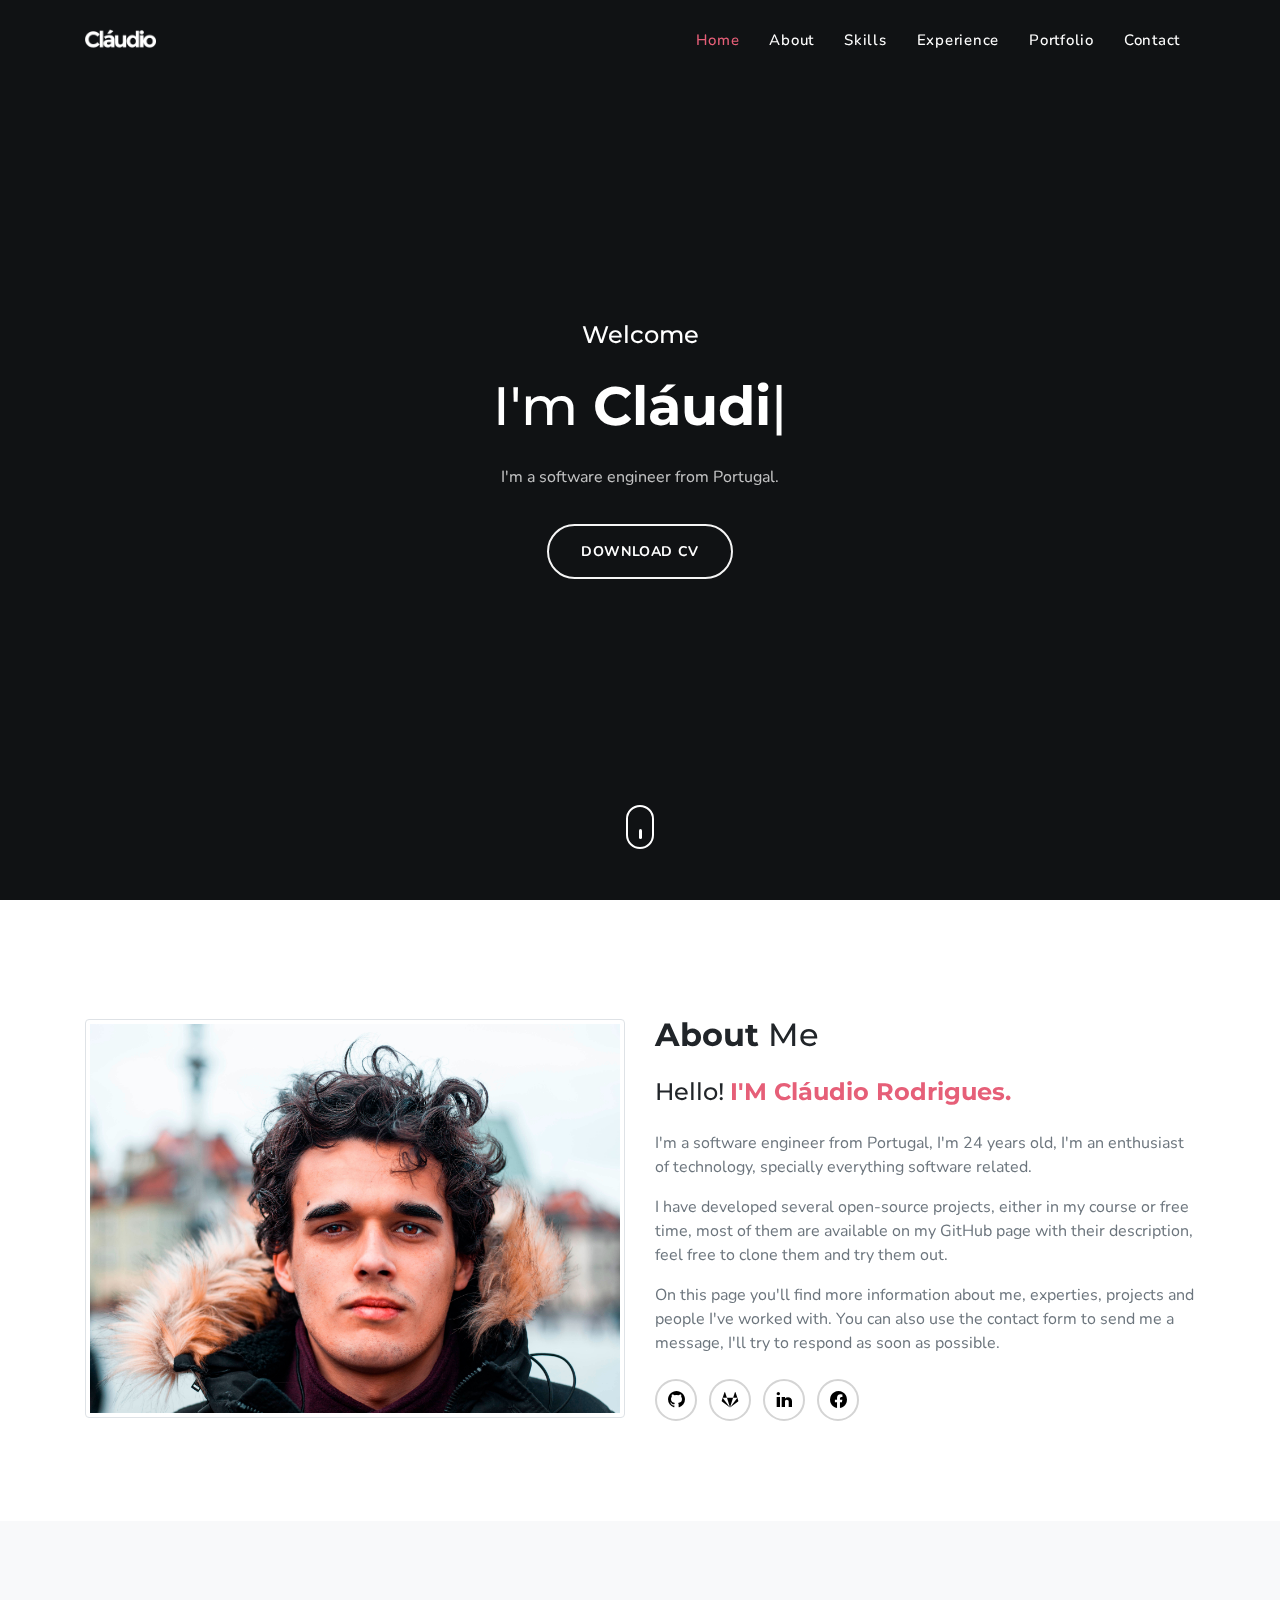
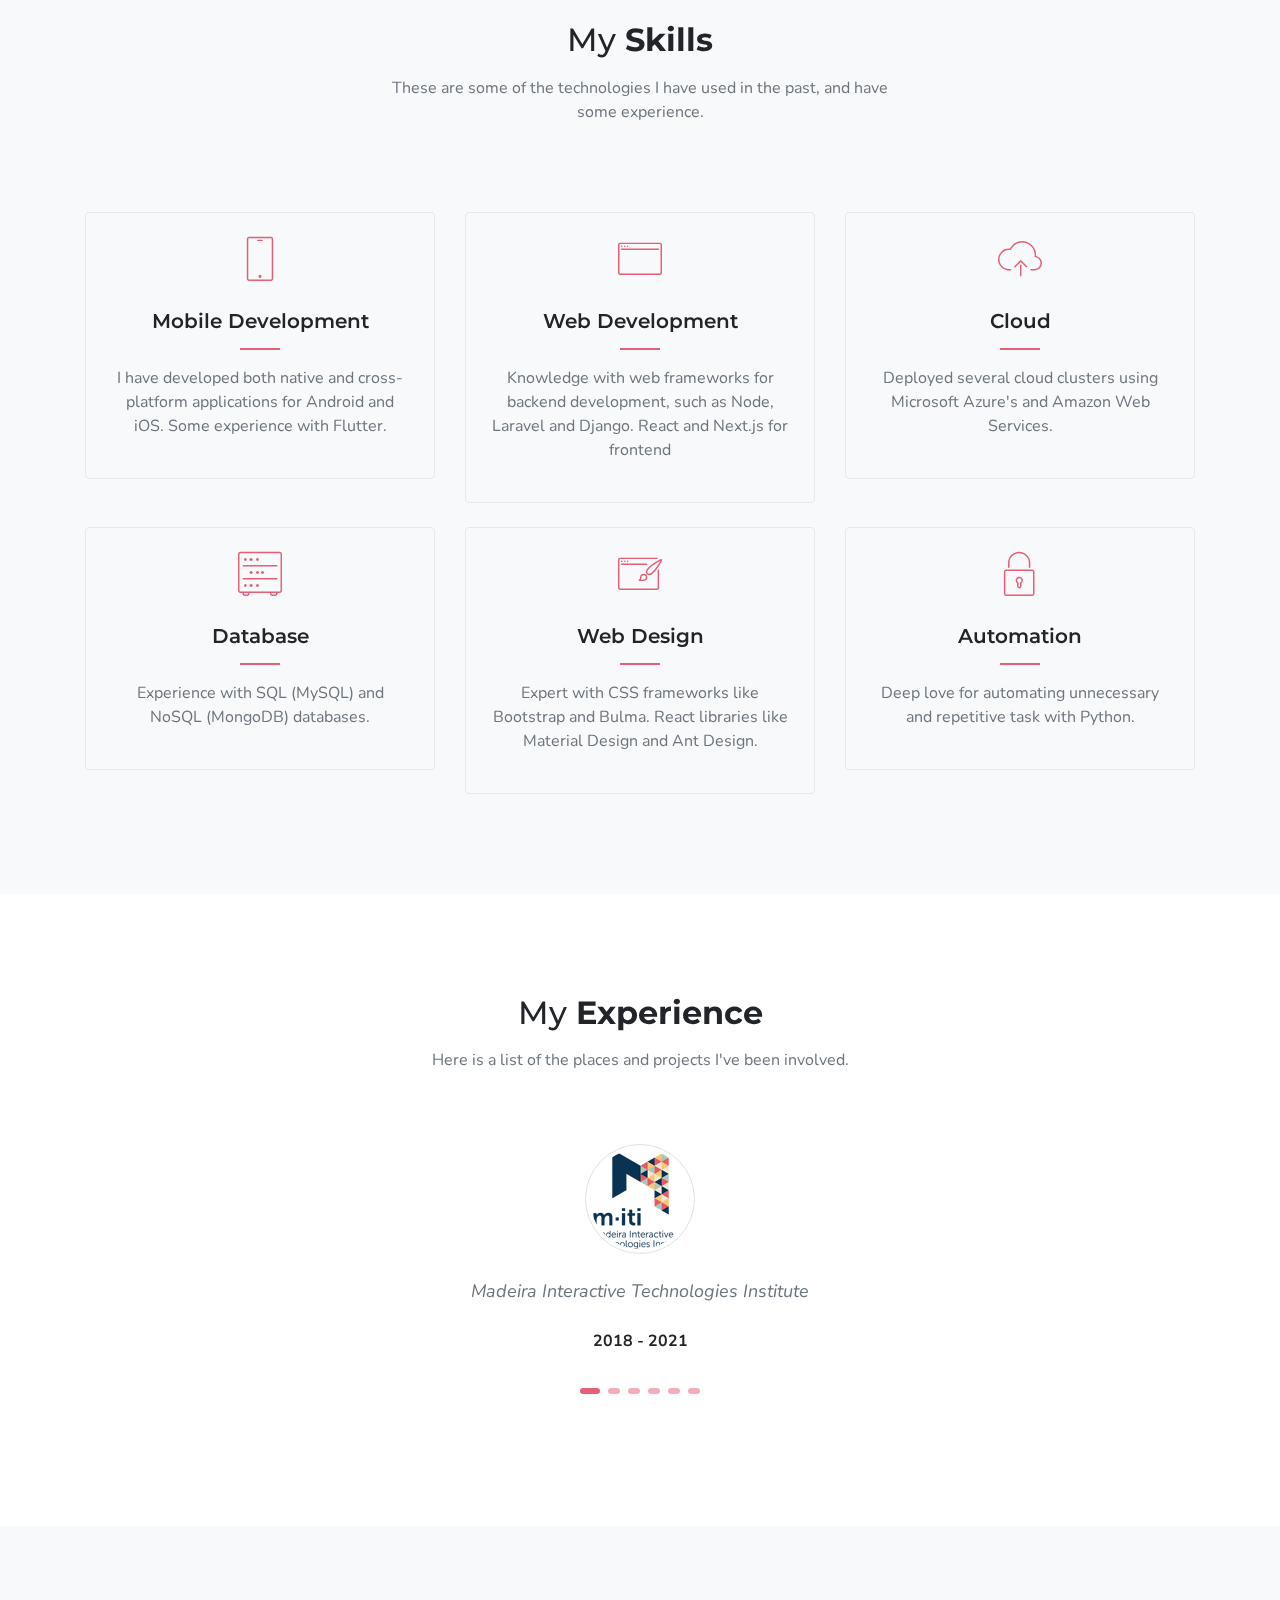
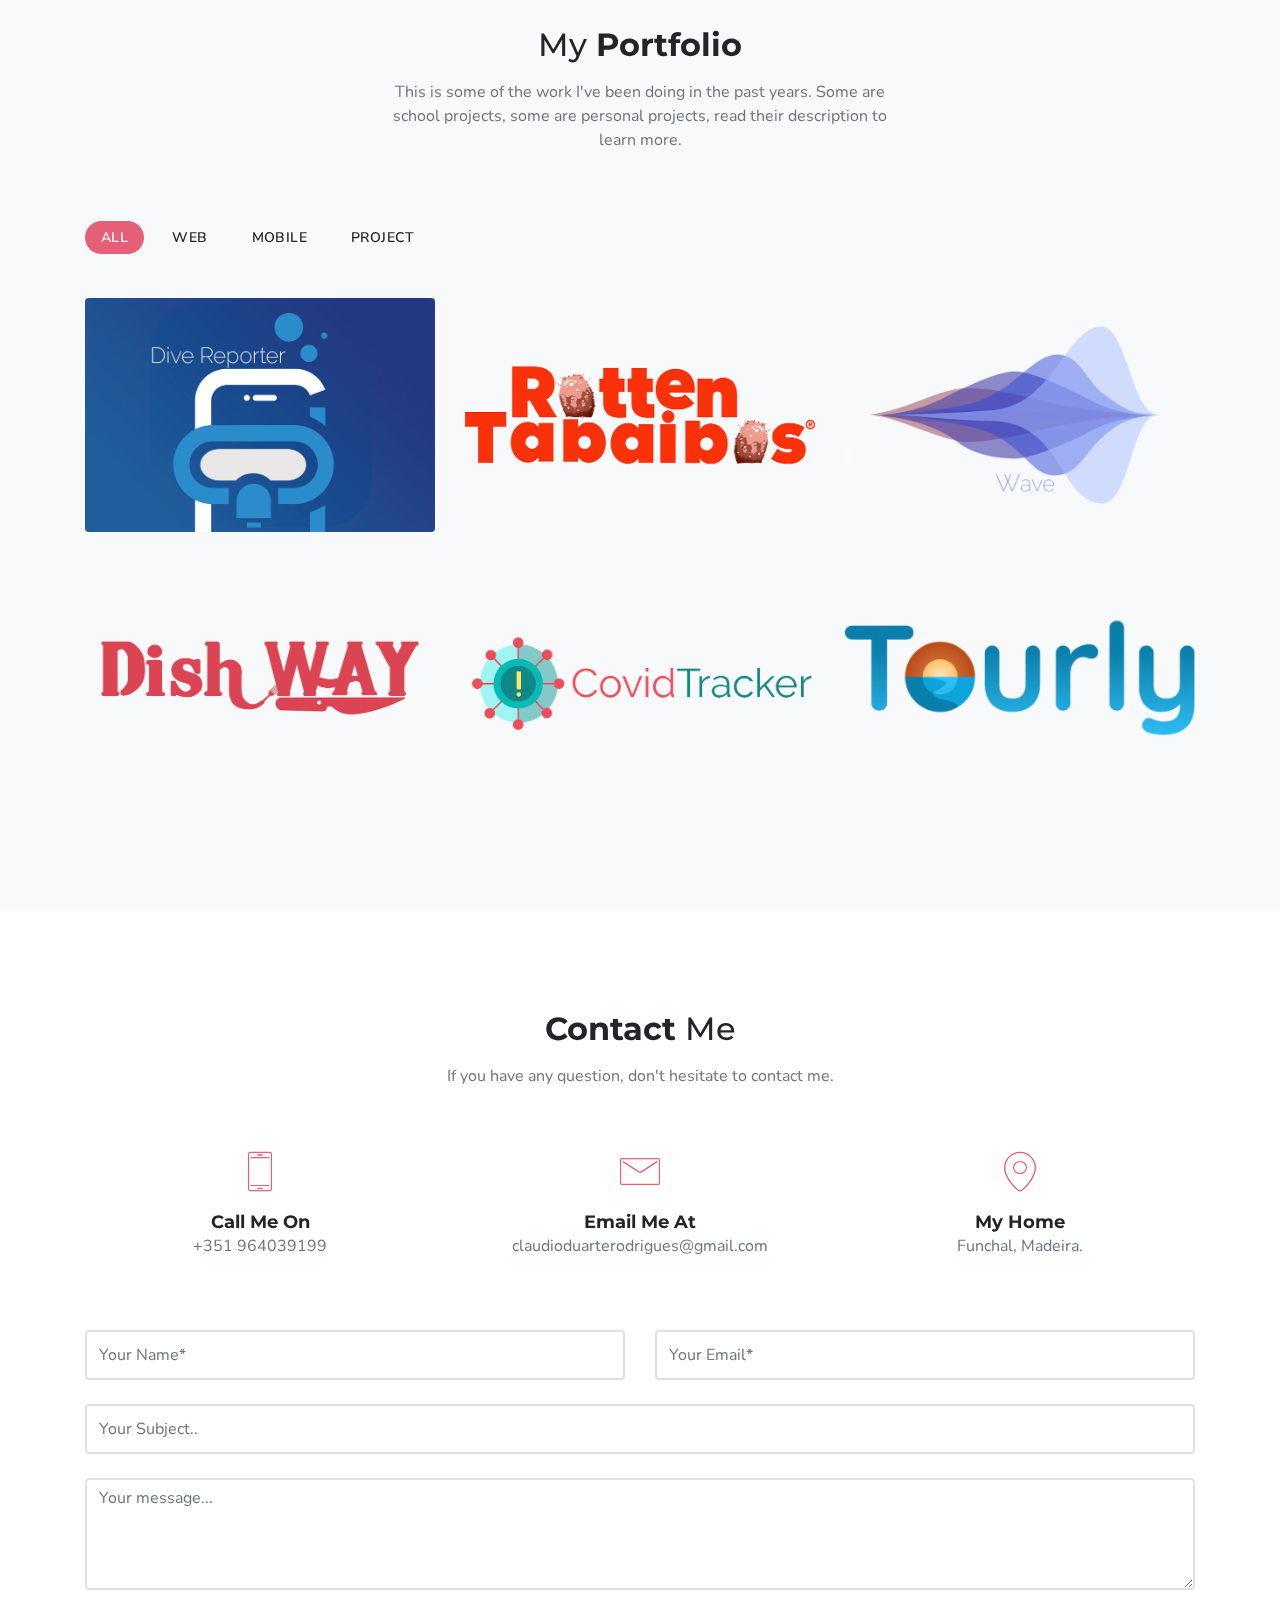
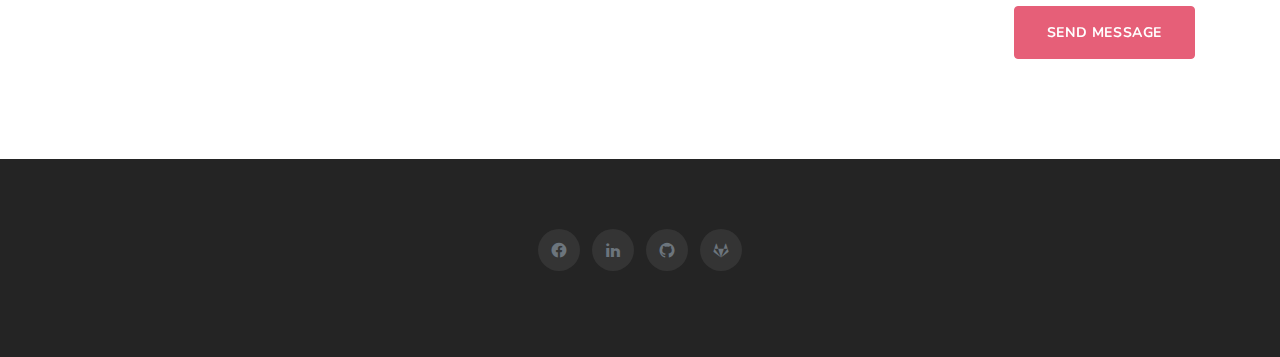
<file: index.html>
<!DOCTYPE html>
<html lang="en">

<head>
    <meta charset="UTF-8">
    <meta name="viewport" content="width=device-width, initial-scale=1">
    <title>Cláudio Rodrigues</title>
    <meta name="description" content="" />
    <meta name="keywords" content="" />
    <meta name="author" content="SRBThemes" />

    <link rel="shortcut icon" href="favicon-32x32.png">

    <!--Bootstrap Css-->
    <link rel="stylesheet" type="text/css" href="css/bootstrap.min.css" />

    <!-- Materialdesign icons Css -->
    <link href="MaterialDesign-Webfont-master/css/materialdesignicons.css" rel="stylesheet">

    <!-- Mobirise icons Css -->
    <link href="mobiriseicons/16 px/mobirise/style.css" rel="stylesheet">
    <link href="mobiriseicons/24 px/mobirise/style.css" rel="stylesheet">
    <link href="mobiriseicons/30 px/mobirise/style.css" rel="stylesheet">

    <!-- Magnific-popup -->
    <link rel="stylesheet" href="css/magnific-popup.css">

    <!-- Youtube Background -->
    <link rel="stylesheet" href="css/ytplayer.css">

    <!-- Animate Css -->
    <link rel="stylesheet" href="css/animate.min.css">

    <!-- OWL SLIDER -->
    <link rel="stylesheet" href="css/owl.carousel.css" />
    <link rel="stylesheet" href="css/owl.theme.css" />
    <link rel="stylesheet" href="css/owl.transitions.css" />

    <!-- Custom style Css -->
    <link href="css/style.css" rel="stylesheet">
    <link href="css/default.css" rel="stylesheet" id="option-color">
    <link rel="stylesheet" href="https://s.pageclip.co/v1/pageclip.css" media="screen"> 
</head> 

<body>

    <!-- Loader -->
    <div id="preloader">
        <div id="status">
            <div class="spinner">Loading...</div>
        </div>
    </div>

    <!-- Start Navbar -->
    <nav class="navbar navbar-expand-lg fixed-top custom-nav sticky">
        <div class="container">
            <a class="navbar-brand pt-0 logo" href="">
                <img src="claudio-dark.png" alt="" class="img-fluid logo-light">
                <img src="claudio-light.png" alt="" class="img-fluid logo-dark">
            </a>

            <button class="navbar-toggler" type="button" data-toggle="collapse" data-target="#navbarCollapse"
                aria-controls="navbarCollapse" aria-expanded="false" aria-label="Toggle navigation">
                <span class="mdi mdi-menu"></span>
            </button> 

            <div class="collapse navbar-collapse" id="navbarCollapse">
                <ul class="navbar-nav ml-auto">
                    <li class="nav-item active">
                        <a class="nav-link" href="#home">Home</a>
                    </li>
                    <li class="nav-item">
                        <a class="nav-link" href="#about">About</a>
                    </li>
                    <li class="nav-item">
                        <a class="nav-link" href="#services">Skills</a>
                    </li>
                    <li class="nav-item">
                        <a class="nav-link" href="#client">Experience</a>
                    </li>
                    <li class="nav-item">
                        <a class="nav-link" href="#work">Portfolio</a>
                    </li>
                    <li class="nav-item">
                        <a class="nav-link" href="#contact">Contact</a>
                    </li>
                </ul>
            </div>
        </div>
    </nav>
    <!-- End Navbar -->

    <!-- START HOME -->
    <section class="bg-dark h-100vh" id="home">
        <div class="bg-overlay"></div>
        <a id="video" class="youtube-bg"
            data-property="{videoURL:'https://www.youtube.com/watch?v=QwszX3r3KiM',containment:'#home', showControls:false, autoPlay:true, loop:true, mute:true, startAt:0, opacity:1, quality:'default'}"></a>
        <div class="header-table">
            <div class="header-table-center">
                <div class="container">
                    <div class="row justify-content-center">
                        <div class="col-lg-12">
                            <div class="text-center header-content mx-auto">
                                <h4 class="text-white first-title mb-4">Welcome</h4>
                                <h1 class="header-name text-white text-capitalize mb-0">I'm <span
                                        class="element font-weight-bold"
                                        data-elements="Cláudio Rodrigues.,A Software Engineer.,A Student."></span></h1>
                                <p class="text-white mx-auto header-desc mt-4">I'm a software engineer from Portugal.</p>
                                <div class="mt-4 pt-2">
                                    <a href="cv.pdf" target="_blank"
                                        class="btn btn-outline-custom btn-round">Download Cv</a>
                                </div>
                            </div>
                        </div>
                    </div>
                </div>
            </div>
        </div>
        <div class="scroll_down">
            <a href="#about" class="scroll">
                <i class="text-white"></i>
            </a>
        </div>
    </section>
    <!-- END HOME -->

    <!-- START ABOUT -->
    <section class="section" id="about">
        <div class="container">
            <div class="row align-items-center">
                <div class="col-lg-6">
                    <div class="mt-3">
                        <img src="IMG_7212_website.jpg" alt="" class="img-fluid mx-auto d-block img-thumbnail">
                    </div>
                </div>
                <div class="col-lg-6">
                    <div class="mt-3">
                        <h2><span class="font-weight-bold">About</span> Me</h2>
                        <h4 class="mt-4">Hello! <span class="text-custom font-weight-bold">I'M Cláudio Rodrigues.</span>
                        </h4>
                        <p class="text-muted mt-4">I'm a software engineer from Portugal, I'm 24 years old, I'm
                            an enthusiast of technology, specially everything software related.</p>
                        <p class="text-muted mt-2">I have developed several open-source projects, either in my course or
                            free time, most of them are available on my GitHub page with their description, feel free to
                            clone them and try them out.</p>
                        <p class="text-muted mt-2">On this page you'll find more information about me, experties,
                            projects and people I've worked with. You can also use the contact form to send me a
                            message, I'll try to respond as soon as possible.</p>
                        <div>
                            <ul class="mb-0 about-social list-inline mt-4">
                                <li class="list-inline-item"><a href="https://github.com/claudiorodr" target="_blank"><i
                                            class="mdi mdi-github-circle"></i></a></li>
                                <li class="list-inline-item"><a href="https://gitlab.com/claudiorodrigues"
                                        target="_blank"><i class="mdi mdi-gitlab"></i></a></li>
                                <li class="list-inline-item"><a
                                        href="https://www.linkedin.com/in/cl%C3%A1udio-rodrigues-5263551a8/"><i
                                            class="mdi mdi-linkedin" target="_blank"></i></a></li>
                                <li class="list-inline-item"><a href="https://www.facebook.com/claudio.duarte.01"
                                        target="_blank"><i class="mdi mdi-facebook"></i></a></li>
                            </ul>
                        </div>
                    </div>
                </div>
            </div>
        </div>
    </section>
    <!-- END ABOUT -->

    <!-- START SERVICES -->
    <section class="section bg-light" id="services">
        <div class="container">
            <div class="row justify-content-center">
                <div class="col-lg-12">
                    <div class="text-center">
                        <h2>My <span class="font-weight-bold">Skills</span></h2>
                        <p class="text-muted mx-auto section-subtitle mt-3">These are some of the technologies I have
                            used in the past, and have some experience.</p>
                    </div>
                </div>
            </div>
            <div class="row mt-5">
                <div class="col-lg-4">
                    <div class="text-center services-boxes rounded p-4 mt-4">
                        <div class="services-boxes-icon">
                            <i class="mbri-mobile text-custom display-4"></i>
                        </div>
                        <div class="mt-4">
                            <h5 class="mb-0">Mobile Development</h5>
                            <div class="services-title-border"></div>
                            <p class="text-muted mt-3">I have developed both native and cross-platform applications for
                                Android and iOS. Some experience with Flutter.</p>
                        </div>
                    </div>
                </div>
                <div class="col-lg-4">
                    <div class="text-center services-boxes rounded p-4 mt-4">
                        <div class="services-boxes-icon">
                            <i class="mbri-browse text-custom display-4"></i>
                        </div>
                        <div class="mt-4">
                            <h5 class="mb-0">Web Development</h5>
                            <div class="services-title-border"></div>
                            <p class="text-muted mt-3">Knowledge with web frameworks for backend development, such as
                                Node, Laravel and Django. React and Next.js for frontend</p>
                        </div>
                    </div>
                </div>
                <div class="col-lg-4">
                    <div class="text-center services-boxes rounded p-4 mt-4">
                        <div class="services-boxes-icon">
                            <i class="mbri-upload text-custom display-4"></i>
                        </div>
                        <div class="mt-4">
                            <h5 class="mb-0">Cloud</h5>
                            <div class="services-title-border"></div>
                            <p class="text-muted mt-3">Deployed several cloud clusters using Microsoft Azure's and
                                Amazon Web Services.</p>
                        </div>
                    </div>
                </div>
            </div>
            <div class="row">
                <div class="col-lg-4">
                    <div class="text-center services-boxes rounded p-4 mt-4">
                        <div class="services-boxes-icon">
                            <i class="mbri-database text-custom display-4"></i>
                        </div>
                        <div class="mt-4">
                            <h5 class="mb-0">Database</h5>
                            <div class="services-title-border"></div>
                            <p class="text-muted mt-3">Experience with SQL (MySQL) and NoSQL (MongoDB) databases. </p>
                        </div>
                    </div>
                </div>
                <div class="col-lg-4">
                    <div class="text-center services-boxes rounded p-4 mt-4">
                        <div class="services-boxes-icon">
                            <i class="mbri-website-theme text-custom display-4"></i>
                        </div>
                        <div class="mt-4">
                            <h5 class="mb-0">Web Design</h5>
                            <div class="services-title-border"></div>
                            <p class="text-muted mt-3">Expert with CSS frameworks like Bootstrap and Bulma. React
                                libraries like Material Design and Ant Design.</p>
                        </div>
                    </div>
                </div>
                <div class="col-lg-4">
                    <div class="text-center services-boxes rounded p-4 mt-4">
                        <div class="services-boxes-icon">
                            <i class="mbri-lock text-custom display-4"></i>
                        </div>
                        <div class="mt-4">
                            <h5 class="mb-0">Automation</h5>
                            <div class="services-title-border"></div>
                            <p class="text-muted mt-3">Deep love for automating unnecessary and repetitive task with
                                Python.</p>
                        </div>
                    </div>
                </div>
            </div>
        </div>
    </section>
    <!-- END SERVICES -->

    <!-- START CLIENT -->
    <section class="section text-center" id="client">
        <div class="container">
            <div class="row justify-content-center">
                <div class="col-lg-12">
                    <div class="text-center">
                        <h2>My <span class="font-weight-bold">Experience</span></h2>
                        <p class="text-muted mx-auto section-subtitle mt-3">Here is a list of the places and projects
                            I've been involved.</p>
                    </div>
                </div>
            </div>
            <div class="row mt-4 pt-4">
                <div class="col-lg-12">
                    <div id="owl-demo" class="owl-carousel">
                        <div class="text-center testi_boxes mx-auto">
                            <div class="tam_testi_icon text-custom">
                                <!-- <i class="mbri-quote-left"></i> -->
                            </div>
                            <div class="mt-2">
                                <div>
                                    <img src="images/miti.png" alt=""
                                        class="mx-auto img-thumbnail img-fluid d-block rounded-circle">
                                </div>
                                <p class="client_review font-italic mt-4 text-center text-muted">Madeira Interactive
                                    Technologies Institute
                                </p>
                                <p class="client_name text-center mb-0 mt-4"> <span class="font-weight-bold">2018 -
                                        2021</span></p>
                            </div>
                        </div>
                        <div class="text-center testi_boxes mx-auto">
                            <div class="tam_testi_icon text-custom">
                                <!-- <i class="mbri-quote-left"></i> -->
                            </div>
                            <div class="mt-2">
                                <div>
                                    <img src="images/UMA.png" alt=""
                                        class="mx-auto img-thumbnail img-fluid d-block rounded-circle">
                                </div>
                                <p class="client_review font-italic mt-4 text-center text-muted">University of Madeira
                                </p>
                                <p class="client_name text-center mb-0 mt-4"><span class="font-weight-bold">2016 -
                                        2021</span></p>
                            </div>
                        </div>
                        <div class="text-center testi_boxes mx-auto">
                            <div class="tam_testi_icon text-custom">
                                <!-- <i class="mbri-quote-left"></i> -->
                            </div>
                            <div class="mt-2">
                                <div>
                                    <img src="images/MARIBOR.png" alt=""
                                        class="mx-auto img-thumbnail img-fluid d-block rounded-circle">
                                </div>
                                <p class="client_review font-italic mt-4 text-center text-muted">University of Maribor
                                </p>
                                <p class="client_name text-center mb-0 mt-4"><span class="font-weight-bold">2020</span>
                                </p>
                            </div>
                        </div>
                        <div class="text-center testi_boxes mx-auto">
                            <div class="tam_testi_icon text-custom">
                                <!-- <i class="mbri-quote-left"></i> -->
                            </div>
                            <div class="mt-2">
                                <div>
                                    <img src="images/mare.jpg" alt=""
                                        class="mx-auto img-thumbnail img-fluid d-block rounded-circle">
                                </div>
                                <p class="client_review font-italic mt-4 text-center text-muted">MARE-Madeira
                                </p>
                                <p class="client_name text-center mb-0 mt-4"><span class="font-weight-bold">2021 - 2022</span>
                                </p>
                            </div>
                        </div>
                        <div class="text-center testi_boxes mx-auto">
                            <div class="tam_testi_icon text-custom">
                                <!-- <i class="mbri-quote-left"></i> -->
                            </div>
                            <div class="mt-2">
                                <div>
                                    <img src="images/elgoritmo.png" alt=""
                                        class="mx-auto img-thumbnail img-fluid d-block rounded-circle">
                                </div>
                                <p class="client_review font-italic mt-4 text-center text-muted">Elgoritmo
                                </p>
                                <p class="client_name text-center mb-0 mt-4"><span class="font-weight-bold">2021 - 2022</span>
                                </p>
                            </div>
                        </div>
                        <div class="text-center testi_boxes mx-auto">
                            <div class="tam_testi_icon text-custom">
                                <!-- <i class="mbri-quote-left"></i> -->
                            </div>
                            <div class="mt-2">
                                <div>
                                    <img src="images/untile.png" alt=""
                                        class="mx-auto img-thumbnail img-fluid d-block rounded-circle">
                                </div>
                                <p class="client_review font-italic mt-4 text-center text-muted">Untile
                                </p>
                                <p class="client_name text-center mb-0 mt-4"><span class="font-weight-bold">2021 - Present</span>
                                </p>
                            </div>
                        </div>
                    </div>
                </div>
            </div>
        </div>
    </section>
    <!-- END CLIENT -->

    <!--START WORK -->
    <section class="section bg-light" id="work">
        <div class="container">
            <div class="row justify-content-center">
                <div class="col-lg-12">
                    <div class="text-center">
                        <h2>My <span class="font-weight-bold">Portfolio</span></h2>
                        <p class="text-muted mx-auto section-subtitle mt-3">This is some of the work I've been doing in
                            the past years. Some are school projects, some are personal projects, read their description
                            to learn more.</p>
                    </div>
                </div>
            </div>
            <div class="row mt-5 ">
                <ul class="col list-unstyled list-inline mb-0 text-uppercase work_menu" id="menu-filter">
                    <li class="list-inline-item"><a class="active" data-filter="*">All</a></li>
                    <li class="list-inline-item"><a class="" data-filter=".web">Web</a></li>
                    <li class="list-inline-item"><a class="" data-filter=".mobile">Mobile</a></li>
                    <li class="list-inline-item"><a class="" data-filter=".project">Project</a></li>
                </ul>
            </div>
        </div>
        <div class="container">
            <div class="row mt-4 work-filter">
                <div class="col-lg-4 work_item mobile">
                    <a href="images/dive-showcase.png" class="img-zoom">
                        <div class="work_box">
                            <div class="work_img">
                                <img src="images/dive.png" class="img-fluid mx-auto d-block rounded" alt="work-img">
                            </div>
                            <div class="work_detail">
                                <p class="mb-2">Mobile Development</p>
                                <h4 class="mb-0">Dive Reporter</h4>
                            </div>
                        </div>
                    </a>
                </div>

                <div class="col-lg-4 work_item web">
                    <a href="images/rotten-showcase.png" class="img-zoom">
                        <div class="work_box">
                            <div class="work_img">
                                <img src="images/rotten.png" class="img-fluid mx-auto d-block rounded" alt="work-img">
                            </div>
                            <div class="work_detail">
                                <p class="mb-2">Web Development</p>
                                <h4 class="mb-0">Rotten Tabaibos</h4>
                            </div>
                        </div>
                    </a>
                </div>

                <div class="col-lg-4 work_item web mobile project">
                    <a href="images/wave.png" class="img-zoom">
                        <div class="work_box">
                            <div class="work_img">
                                <img src="images/wave.png" class="img-fluid mx-auto d-block rounded" alt="work-img">
                            </div>
                            <div class="work_detail">
                                <p class="mb-2">Project</p>
                                <h4 class="mb-0">Wave</h4>
                            </div>
                        </div>
                    </a>
                </div>

                <div class="col-lg-4 work_item mobile">
                    <a href="images/dishway-showcase.png" class="img-zoom">
                        <div class="work_box">
                            <div class="work_img">
                                <img src="images/dishway.png" class="img-fluid mx-auto d-block rounded" alt="work-img">
                            </div>
                            <div class="work_detail">
                                <p class="mb-2">Mobile Development</p>
                                <h4 class="mb-0">DishWay</h4>
                            </div>
                        </div>
                    </a>
                </div>

                <div class="col-lg-4 work_item web">
                    <a href="images/tracker-showcase.png" class="img-zoom">
                        <div class="work_box">
                            <div class="work_img">
                                <img src="images/covid.png" class="img-fluid mx-auto d-block rounded" alt="work-img">
                            </div>
                            <div class="work_detail">
                                <p class="mb-2">Web Development</p>
                                <h4 class="mb-0">Covid Tracker</h4>
                            </div>
                        </div>
                    </a>
                </div>
                <div class="col-lg-4 work_item devlopment webdesign">
                    <a href="images/tourly.png" class="img-zoom">
                        <div class="work_box">
                            <div class="work_img">
                                <img src="images/tourly.png" class="img-fluid mx-auto d-block rounded" alt="work-img">
                            </div>
                            <div class="work_detail">
                                <p class="mb-2">Web Development</p>
                                <h4 class="mb-0">Tourly</h4>
                            </div>
                        </div>
                    </a>
                </div>
            </div>
        </div>
    </section>
    <!--END WORK -->
    <!-- START CONTACT -->
    <section class="section" id="contact">
        <div class="container">
            <div class="row justify-content-center">
                <div class="col-lg-12">
                    <div class="text-center">
                        <h2><span class="font-weight-bold">Contact</span> Me</h2>
                        <p class="text-muted mx-auto section-subtitle mt-3">If you have any question, don't hesitate to
                            contact me.</p>
                    </div>
                </div>
            </div>
            <div class="row mt-5">
                <div class="col-lg-4">
                    <div class="text-center">
                        <div>
                            <i class="mbri-mobile2 text-custom h1"></i>
                        </div>
                        <div class="mt-3">
                            <h5 class="mb-0 contact_detail-title font-weight-bold">Call Me On</h5>
                            <p class="text-muted">+351 964039199</p>
                        </div>
                    </div>
                </div>
                <div class="col-lg-4">
                    <div class="text-center">
                        <div>
                            <i class="mbri-letter text-custom h1"></i>
                        </div>
                        <div class="mt-3">
                            <h5 class="mb-0 contact_detail-title font-weight-bold">Email Me At</h5>
                            <p class="text-muted">claudioduarterodrigues@gmail.com</p>
                        </div>
                    </div>
                </div>
                <div class="col-lg-4">
                    <div class="text-center">
                        <div>
                            <i class="mbri-pin text-custom h1"></i>
                        </div>
                        <div class="mt-3">
                            <h5 class="mb-0 contact_detail-title font-weight-bold">My Home</h5>
                            <p class="text-muted">Funchal, Madeira.</p>
                        </div>
                    </div>
                </div>
            </div>
            <div class="row mt-5">
                <div class="col-lg-12">
                    <div class="form-kerri">
                        <form action="https://send.pageclip.co/g1JEtmdLEpcV88OG7u0g9NPK8a7kbzGj" method="post">
                            <div class="row">
                                <div class="col-lg-6">
                                    <div class="form-group mt-2">
                                        <input name="name" id="name" type="text" class="form-control"
                                            placeholder="Your Name*" required="">
                                    </div>
                                </div>
                                <div class="col-lg-6">
                                    <div class="form-group mt-2">
                                        <input name="email" id="email" type="email" class="form-control"
                                            placeholder="Your Email*" required="">
                                    </div>
                                </div>
                            </div>
                            <div class="row">
                                <div class="col-lg-12">
                                    <div class="form-group mt-2">
                                        <input type="text" class="form-control" id="subject"
                                            placeholder="Your Subject.." required="" />
                                    </div>
                                </div>
                            </div>
                            <div class="row">
                                <div class="col-lg-12">
                                    <div class="form-group mt-2">
                                        <textarea name="comments" id="comments" rows="4" class="form-control"
                                            placeholder="Your message..."></textarea>
                                    </div>
                                </div>
                            </div>
                            <div class="row">
                                <div class="col-lg-12 text-right">
                                    <input type="submit" class="btn btn-custom" value="Send Message">
                                </div>
                            </div>
                        </form>
                    </div>
                </div>
            </div>
        </div>
    </section>
    <!-- END CONTACT -->

    <!--START FOOTER-->
    <footer class="footer bg-light">
        <div class="container">
            <div class="row justify-content-center text-center">
                <div class="col-md-12">
                    <div class="text-center text-white footer-alt">
                        <ul class="list-unstyled list-inline mb-3">
                            <li class="list-inline-item"><a href="https://www.facebook.com/claudio.duarte.01"><i
                                        class="mdi mdi-facebook text-muted"></i></a></li>
                            <li class="list-inline-item"><a
                                    href="https://www.linkedin.com/in/cl%C3%A1udio-rodrigues-5263551a8/"><i
                                        class="mdi mdi-linkedin text-muted"></i></a>
                            </li>
                            <li class="list-inline-item"><a href="https://github.com/claudiorodr"><i
                                        class="mdi mdi-github-circle text-muted"></i></a></li>
                            <li class="list-inline-item"><a href="https://gitlab.com/claudiorodrigues"><i
                                        class="mdi mdi-gitlab text-muted"></i></a></li>
                        </ul>
                    </div>
                </div>
            </div>
        </div>
    </footer>
    <!--END FOOTER-->



    <!-- Back To Top -->
    <a href="#" class="back_top"> <i class="mdi mdi-chevron-up"> </i> </a>

    <!-- JAVASCRIPTS -->
    <script src="js/jquery.min.js"></script>
    <script src="js/popper.min.js"></script>
    <script src="js/bootstrap.min.js"></script>
    <!--EASING JS-->
    <script src="js/jquery.easing.min.js"></script>
    <script src="js/scrollspy.min.js"></script>
    <!--PORTFOLIO FILTER JS-->
    <script src="js/isotope.js"></script>
    <!-- Magnific Popup Js -->
    <script src="js/jquery.magnific-popup.min.js"></script>
    <!-- TYPED -->
    <script src="js/typed.js"></script>
    <!-- OWL CAROUSEL -->
    <script src="js/owl.carousel.min.js"></script>
    <!--YT Background-->
    <script src="js/jquery.mb.YTPlayer.js"></script>
    <!-- switcher js -->
    <script src="js/switcher.js"></script>
    <!--CUSTOM JS-->
    <script src="js/custom.js"></script>
    <script>
        $(".youtube-bg").mb_YTPlayer();
    </script>
    <script src="https://s.pageclip.co/v1/pageclip.js" charset="utf-8"></script>
</body>

<!-- Mirrored from theme.srbthemes.com/kerri/light/index_18.html by HTTrack Website Copier/3.x [XR&CO'2014], Fri, 21 Feb 2020 17:52:02 GMT -->

</html>
</file>
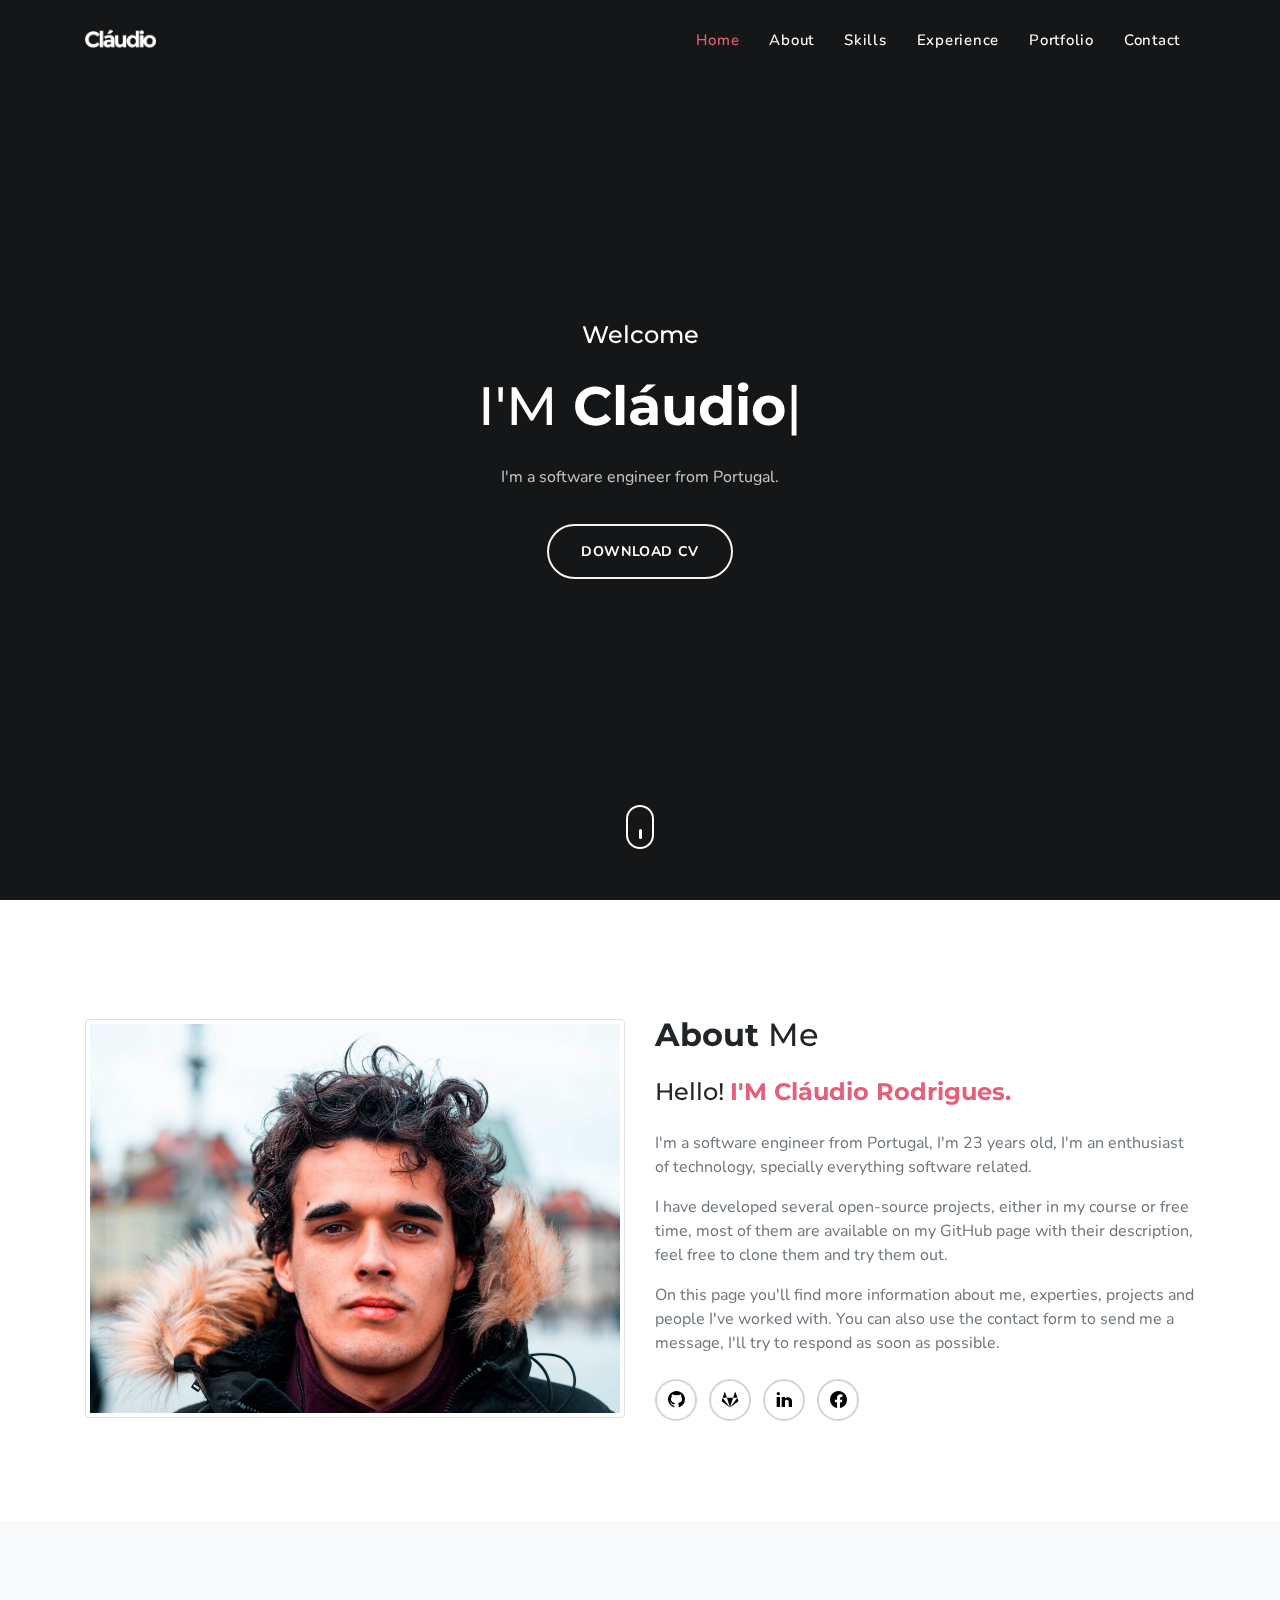
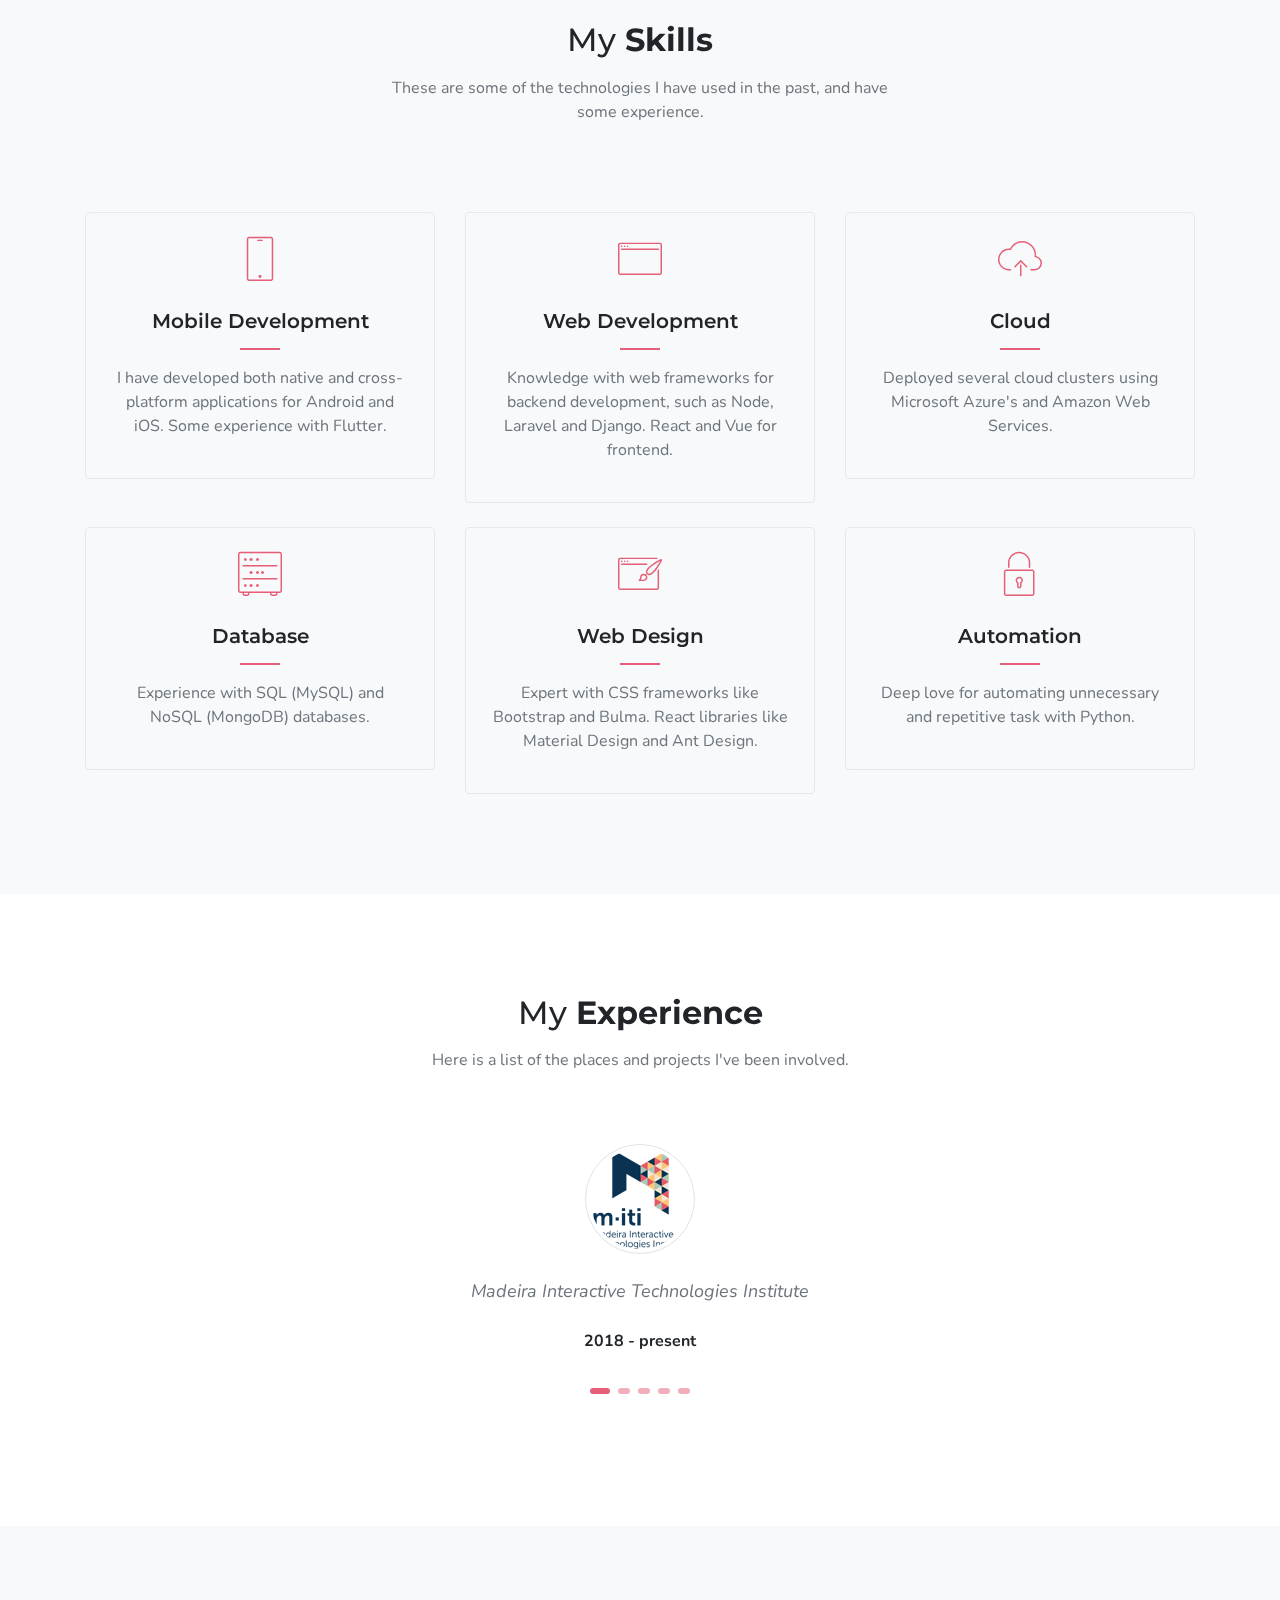
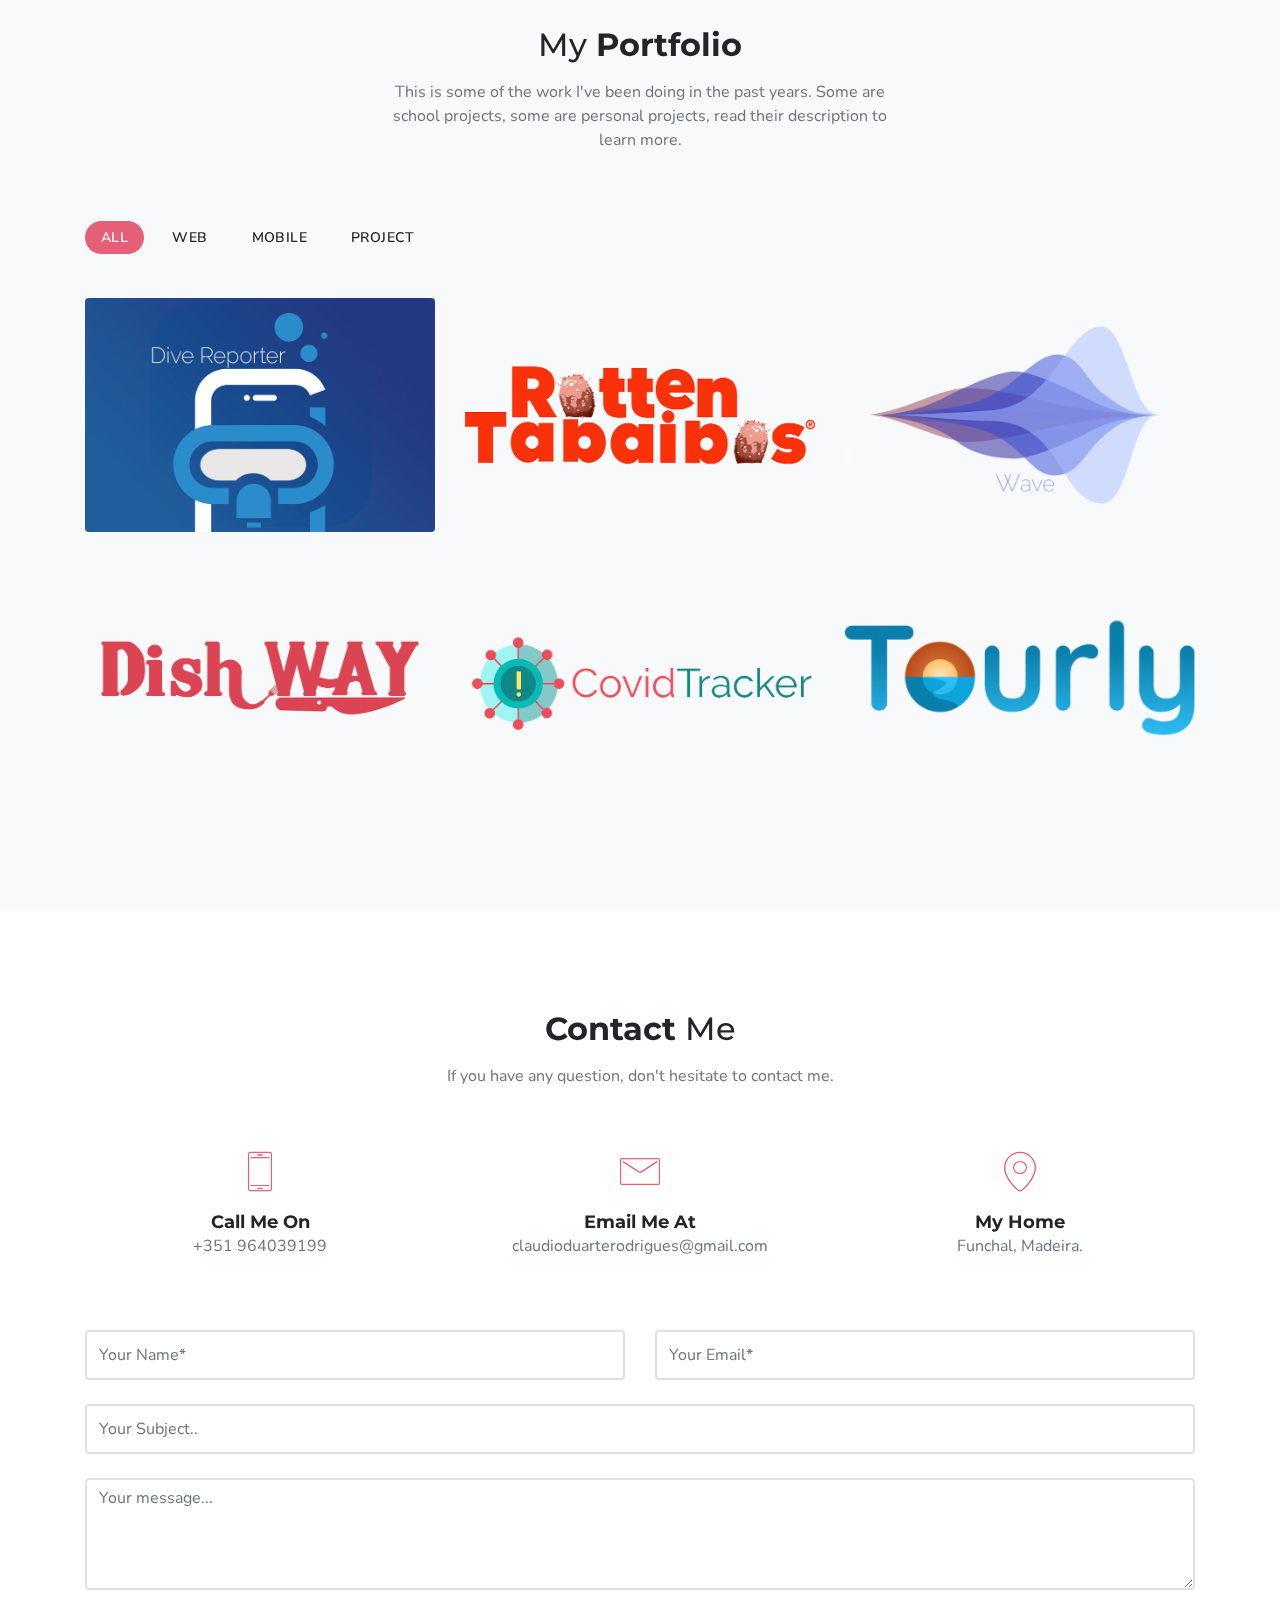
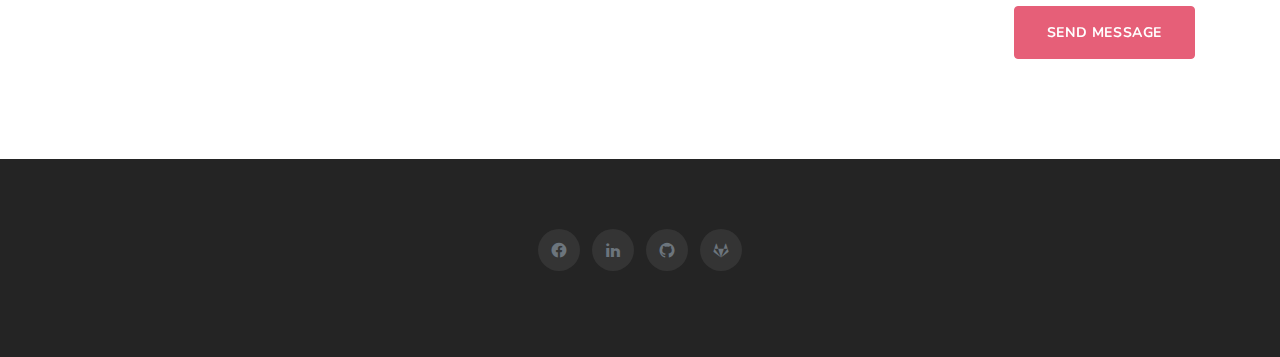
<file: home.html>
<!DOCTYPE html>
<html lang="en">

<head>
    <meta charset="UTF-8">
    <meta name="viewport" content="width=device-width, initial-scale=1">
    <title>Cláudio Rodrigues</title>
    <meta name="description" content="" />
    <meta name="keywords" content="" />
    <meta name="author" content="SRBThemes" />

    <link rel="shortcut icon" href="favicon-32x32.png">

    <!--Bootstrap Css-->
    <link rel="stylesheet" type="text/css" href="css/bootstrap.min.css" />

    <!-- Materialdesign icons Css -->
    <link href="MaterialDesign-Webfont-master/css/materialdesignicons.css" rel="stylesheet">

    <!-- Mobirise icons Css -->
    <link href="mobiriseicons/16 px/mobirise/style.css" rel="stylesheet">
    <link href="mobiriseicons/24 px/mobirise/style.css" rel="stylesheet">
    <link href="mobiriseicons/30 px/mobirise/style.css" rel="stylesheet">

    <!-- Magnific-popup -->
    <link rel="stylesheet" href="css/magnific-popup.css">

    <!-- Youtube Background -->
    <link rel="stylesheet" href="css/ytplayer.css">

    <!-- Animate Css -->
    <link rel="stylesheet" href="css/animate.min.css">

    <!-- OWL SLIDER -->
    <link rel="stylesheet" href="css/owl.carousel.css" />
    <link rel="stylesheet" href="css/owl.theme.css" />
    <link rel="stylesheet" href="css/owl.transitions.css" />

    <!-- Custom style Css -->
    <link href="css/style.css" rel="stylesheet">
    <link href="css/default.css" rel="stylesheet" id="option-color">
    <link rel="stylesheet" href="https://s.pageclip.co/v1/pageclip.css" media="screen"> 
</head> 

<body>

    <!-- Loader -->
    <div id="preloader">
        <div id="status">
            <div class="spinner">Loading...</div>
        </div>
    </div>

    <!-- Start Navbar -->
    <nav class="navbar navbar-expand-lg fixed-top custom-nav sticky">
        <div class="container">
            <a class="navbar-brand pt-0 logo" href="">
                <img src="claudio-dark.png" alt="" class="img-fluid logo-light">
                <img src="claudio-light.png" alt="" class="img-fluid logo-dark">
            </a>

            <button class="navbar-toggler" type="button" data-toggle="collapse" data-target="#navbarCollapse"
                aria-controls="navbarCollapse" aria-expanded="false" aria-label="Toggle navigation">
                <span class="mdi mdi-menu"></span>
            </button> 

            <div class="collapse navbar-collapse" id="navbarCollapse">
                <ul class="navbar-nav ml-auto">
                    <li class="nav-item active">
                        <a class="nav-link" href="#home">Home</a>
                    </li>
                    <li class="nav-item">
                        <a class="nav-link" href="#about">About</a>
                    </li>
                    <li class="nav-item">
                        <a class="nav-link" href="#services">Skills</a>
                    </li>
                    <li class="nav-item">
                        <a class="nav-link" href="#client">Experience</a>
                    </li>
                    <li class="nav-item">
                        <a class="nav-link" href="#work">Portfolio</a>
                    </li>
                    <li class="nav-item">
                        <a class="nav-link" href="#contact">Contact</a>
                    </li>
                </ul>
            </div>
        </div>
    </nav>
    <!-- End Navbar -->

    <!-- START HOME -->
    <section class="bg-dark h-100vh" id="home">
        <div class="bg-overlay"></div>
        <a id="video" class="youtube-bg"
            data-property="{videoURL:'https://www.youtube.com/watch?v=QwszX3r3KiM',containment:'#home', showControls:false, autoPlay:true, loop:true, mute:true, startAt:0, opacity:1, quality:'default'}"></a>
        <div class="header-table">
            <div class="header-table-center">
                <div class="container">
                    <div class="row justify-content-center">
                        <div class="col-lg-12">
                            <div class="text-center header-content mx-auto">
                                <h4 class="text-white first-title mb-4">Welcome</h4>
                                <h1 class="header-name text-white text-capitalize mb-0">I'M <span
                                        class="element font-weight-bold"
                                        data-elements="Cláudio Rodrigues.,A Software Engineer.,A Student."></span></h1>
                                <p class="text-white mx-auto header-desc mt-4">I'm a software engineer from Portugal.</p>
                                <div class="mt-4 pt-2">
                                    <a href="cv.pdf" target="_blank"
                                        class="btn btn-outline-custom btn-round">Download Cv</a>
                                </div>
                            </div>
                        </div>
                    </div>
                </div>
            </div>
        </div>
        <div class="scroll_down">
            <a href="#about" class="scroll">
                <i class="text-white"></i>
            </a>
        </div>
    </section>
    <!-- END HOME -->

    <!-- START ABOUT -->
    <section class="section" id="about">
        <div class="container">
            <div class="row align-items-center">
                <div class="col-lg-6">
                    <div class="mt-3">
                        <img src="IMG_7212_website.jpg" alt="" class="img-fluid mx-auto d-block img-thumbnail">
                    </div>
                </div>
                <div class="col-lg-6">
                    <div class="mt-3">
                        <h2><span class="font-weight-bold">About</span> Me</h2>
                        <h4 class="mt-4">Hello! <span class="text-custom font-weight-bold">I'M Cláudio Rodrigues.</span>
                        </h4>
                        <p class="text-muted mt-4">I'm a software engineer from Portugal, I'm 23 years old, I'm
                            an enthusiast of technology, specially everything software related.</p>
                        <p class="text-muted mt-2">I have developed several open-source projects, either in my course or
                            free time, most of them are available on my GitHub page with their description, feel free to
                            clone them and try them out.</p>
                        <p class="text-muted mt-2">On this page you'll find more information about me, experties,
                            projects and people I've worked with. You can also use the contact form to send me a
                            message, I'll try to respond as soon as possible.</p>
                        <div>
                            <ul class="mb-0 about-social list-inline mt-4">
                                <li class="list-inline-item"><a href="https://github.com/claudiorodr" target="_blank"><i
                                            class="mdi mdi-github-circle"></i></a></li>
                                <li class="list-inline-item"><a href="https://gitlab.com/claudiorodrigues"
                                        target="_blank"><i class="mdi mdi-gitlab"></i></a></li>
                                <li class="list-inline-item"><a
                                        href="https://www.linkedin.com/in/cl%C3%A1udio-rodrigues-5263551a8/"><i
                                            class="mdi mdi-linkedin" target="_blank"></i></a></li>
                                <li class="list-inline-item"><a href="https://www.facebook.com/claudio.duarte.01"
                                        target="_blank"><i class="mdi mdi-facebook"></i></a></li>
                            </ul>
                        </div>
                    </div>
                </div>
            </div>
        </div>
    </section>
    <!-- END ABOUT -->

    <!-- START SERVICES -->
    <section class="section bg-light" id="services">
        <div class="container">
            <div class="row justify-content-center">
                <div class="col-lg-12">
                    <div class="text-center">
                        <h2>My <span class="font-weight-bold">Skills</span></h2>
                        <p class="text-muted mx-auto section-subtitle mt-3">These are some of the technologies I have
                            used in the past, and have some experience.</p>
                    </div>
                </div>
            </div>
            <div class="row mt-5">
                <div class="col-lg-4">
                    <div class="text-center services-boxes rounded p-4 mt-4">
                        <div class="services-boxes-icon">
                            <i class="mbri-mobile text-custom display-4"></i>
                        </div>
                        <div class="mt-4">
                            <h5 class="mb-0">Mobile Development</h5>
                            <div class="services-title-border"></div>
                            <p class="text-muted mt-3">I have developed both native and cross-platform applications for
                                Android and iOS. Some experience with Flutter.</p>
                        </div>
                    </div>
                </div>
                <div class="col-lg-4">
                    <div class="text-center services-boxes rounded p-4 mt-4">
                        <div class="services-boxes-icon">
                            <i class="mbri-browse text-custom display-4"></i>
                        </div>
                        <div class="mt-4">
                            <h5 class="mb-0">Web Development</h5>
                            <div class="services-title-border"></div>
                            <p class="text-muted mt-3">Knowledge with web frameworks for backend development, such as
                                Node, Laravel and Django. React and Vue for frontend.</p>
                        </div>
                    </div>
                </div>
                <div class="col-lg-4">
                    <div class="text-center services-boxes rounded p-4 mt-4">
                        <div class="services-boxes-icon">
                            <i class="mbri-upload text-custom display-4"></i>
                        </div>
                        <div class="mt-4">
                            <h5 class="mb-0">Cloud</h5>
                            <div class="services-title-border"></div>
                            <p class="text-muted mt-3">Deployed several cloud clusters using Microsoft Azure's and
                                Amazon Web Services.</p>
                        </div>
                    </div>
                </div>
            </div>
            <div class="row">
                <div class="col-lg-4">
                    <div class="text-center services-boxes rounded p-4 mt-4">
                        <div class="services-boxes-icon">
                            <i class="mbri-database text-custom display-4"></i>
                        </div>
                        <div class="mt-4">
                            <h5 class="mb-0">Database</h5>
                            <div class="services-title-border"></div>
                            <p class="text-muted mt-3">Experience with SQL (MySQL) and NoSQL (MongoDB) databases. </p>
                        </div>
                    </div>
                </div>
                <div class="col-lg-4">
                    <div class="text-center services-boxes rounded p-4 mt-4">
                        <div class="services-boxes-icon">
                            <i class="mbri-website-theme text-custom display-4"></i>
                        </div>
                        <div class="mt-4">
                            <h5 class="mb-0">Web Design</h5>
                            <div class="services-title-border"></div>
                            <p class="text-muted mt-3">Expert with CSS frameworks like Bootstrap and Bulma. React
                                libraries like Material Design and Ant Design.</p>
                        </div>
                    </div>
                </div>
                <div class="col-lg-4">
                    <div class="text-center services-boxes rounded p-4 mt-4">
                        <div class="services-boxes-icon">
                            <i class="mbri-lock text-custom display-4"></i>
                        </div>
                        <div class="mt-4">
                            <h5 class="mb-0">Automation</h5>
                            <div class="services-title-border"></div>
                            <p class="text-muted mt-3">Deep love for automating unnecessary and repetitive task with
                                Python.</p>
                        </div>
                    </div>
                </div>
            </div>
        </div>
    </section>
    <!-- END SERVICES -->

    <!-- START CLIENT -->
    <section class="section text-center" id="client">
        <div class="container">
            <div class="row justify-content-center">
                <div class="col-lg-12">
                    <div class="text-center">
                        <h2>My <span class="font-weight-bold">Experience</span></h2>
                        <p class="text-muted mx-auto section-subtitle mt-3">Here is a list of the places and projects
                            I've been involved.</p>
                    </div>
                </div>
            </div>
            <div class="row mt-4 pt-4">
                <div class="col-lg-12">
                    <div id="owl-demo" class="owl-carousel">
                        <div class="text-center testi_boxes mx-auto">
                            <div class="tam_testi_icon text-custom">
                                <!-- <i class="mbri-quote-left"></i> -->
                            </div>
                            <div class="mt-2">
                                <div>
                                    <img src="images/miti.png" alt=""
                                        class="mx-auto img-thumbnail img-fluid d-block rounded-circle">
                                </div>
                                <p class="client_review font-italic mt-4 text-center text-muted">Madeira Interactive
                                    Technologies Institute
                                </p>
                                <p class="client_name text-center mb-0 mt-4"> <span class="font-weight-bold">2018 -
                                        present</span></p>
                            </div>
                        </div>
                        <div class="text-center testi_boxes mx-auto">
                            <div class="tam_testi_icon text-custom">
                                <!-- <i class="mbri-quote-left"></i> -->
                            </div>
                            <div class="mt-2">
                                <div>
                                    <img src="images/UMA.png" alt=""
                                        class="mx-auto img-thumbnail img-fluid d-block rounded-circle">
                                </div>
                                <p class="client_review font-italic mt-4 text-center text-muted">University of Madeira
                                </p>
                                <p class="client_name text-center mb-0 mt-4"><span class="font-weight-bold">2016 -
                                        present</span></p>
                            </div>
                        </div>
                        <div class="text-center testi_boxes mx-auto">
                            <div class="tam_testi_icon text-custom">
                                <!-- <i class="mbri-quote-left"></i> -->
                            </div>
                            <div class="mt-2">
                                <div>
                                    <img src="images/MARIBOR.png" alt=""
                                        class="mx-auto img-thumbnail img-fluid d-block rounded-circle">
                                </div>
                                <p class="client_review font-italic mt-4 text-center text-muted">University of Maribor
                                </p>
                                <p class="client_name text-center mb-0 mt-4"><span class="font-weight-bold">2020</span>
                                </p>
                            </div>
                        </div>
                        <div class="text-center testi_boxes mx-auto">
                            <div class="tam_testi_icon text-custom">
                                <!-- <i class="mbri-quote-left"></i> -->
                            </div>
                            <div class="mt-2">
                                <div>
                                    <img src="images/mare.jpg" alt=""
                                        class="mx-auto img-thumbnail img-fluid d-block rounded-circle">
                                </div>
                                <p class="client_review font-italic mt-4 text-center text-muted">MARE-Madeira
                                </p>
                                <p class="client_name text-center mb-0 mt-4"><span class="font-weight-bold">2021 - 2022</span>
                                </p>
                            </div>
                        </div>
                        <div class="text-center testi_boxes mx-auto">
                            <div class="tam_testi_icon text-custom">
                                <!-- <i class="mbri-quote-left"></i> -->
                            </div>
                            <div class="mt-2">
                                <div>
                                    <img src="images/elgoritmo.png" alt=""
                                        class="mx-auto img-thumbnail img-fluid d-block rounded-circle">
                                </div>
                                <p class="client_review font-italic mt-4 text-center text-muted">Elgoritmo
                                </p>
                                <p class="client_name text-center mb-0 mt-4"><span class="font-weight-bold">2021 - 2022</span>
                                </p>
                            </div>
                        </div>
                    </div>
                </div>
            </div>
        </div>
    </section>
    <!-- END CLIENT -->

    <!--START WORK -->
    <section class="section bg-light" id="work">
        <div class="container">
            <div class="row justify-content-center">
                <div class="col-lg-12">
                    <div class="text-center">
                        <h2>My <span class="font-weight-bold">Portfolio</span></h2>
                        <p class="text-muted mx-auto section-subtitle mt-3">This is some of the work I've been doing in
                            the past years. Some are school projects, some are personal projects, read their description
                            to learn more.</p>
                    </div>
                </div>
            </div>
            <div class="row mt-5 ">
                <ul class="col list-unstyled list-inline mb-0 text-uppercase work_menu" id="menu-filter">
                    <li class="list-inline-item"><a class="active" data-filter="*">All</a></li>
                    <li class="list-inline-item"><a class="" data-filter=".web">Web</a></li>
                    <li class="list-inline-item"><a class="" data-filter=".mobile">Mobile</a></li>
                    <li class="list-inline-item"><a class="" data-filter=".project">Project</a></li>
                </ul>
            </div>
        </div>
        <div class="container">
            <div class="row mt-4 work-filter">
                <div class="col-lg-4 work_item mobile">
                    <a href="images/dive-showcase.png" class="img-zoom">
                        <div class="work_box">
                            <div class="work_img">
                                <img src="images/dive.png" class="img-fluid mx-auto d-block rounded" alt="work-img">
                            </div>
                            <div class="work_detail">
                                <p class="mb-2">Mobile Development</p>
                                <h4 class="mb-0">Dive Reporter</h4>
                            </div>
                        </div>
                    </a>
                </div>

                <div class="col-lg-4 work_item web">
                    <a href="images/rotten-showcase.png" class="img-zoom">
                        <div class="work_box">
                            <div class="work_img">
                                <img src="images/rotten.png" class="img-fluid mx-auto d-block rounded" alt="work-img">
                            </div>
                            <div class="work_detail">
                                <p class="mb-2">Web Development</p>
                                <h4 class="mb-0">Rotten Tabaibos</h4>
                            </div>
                        </div>
                    </a>
                </div>

                <div class="col-lg-4 work_item web mobile project">
                    <a href="images/wave.png" class="img-zoom">
                        <div class="work_box">
                            <div class="work_img">
                                <img src="images/wave.png" class="img-fluid mx-auto d-block rounded" alt="work-img">
                            </div>
                            <div class="work_detail">
                                <p class="mb-2">Project</p>
                                <h4 class="mb-0">Wave</h4>
                            </div>
                        </div>
                    </a>
                </div>

                <div class="col-lg-4 work_item mobile">
                    <a href="images/dishway-showcase.png" class="img-zoom">
                        <div class="work_box">
                            <div class="work_img">
                                <img src="images/dishway.png" class="img-fluid mx-auto d-block rounded" alt="work-img">
                            </div>
                            <div class="work_detail">
                                <p class="mb-2">Mobile Development</p>
                                <h4 class="mb-0">DishWay</h4>
                            </div>
                        </div>
                    </a>
                </div>

                <div class="col-lg-4 work_item web">
                    <a href="images/tracker-showcase.png" class="img-zoom">
                        <div class="work_box">
                            <div class="work_img">
                                <img src="images/covid.png" class="img-fluid mx-auto d-block rounded" alt="work-img">
                            </div>
                            <div class="work_detail">
                                <p class="mb-2">Web Development</p>
                                <h4 class="mb-0">Covid Tracker</h4>
                            </div>
                        </div>
                    </a>
                </div>
                <div class="col-lg-4 work_item devlopment webdesign">
                    <a href="images/tourly.png" class="img-zoom">
                        <div class="work_box">
                            <div class="work_img">
                                <img src="images/tourly.png" class="img-fluid mx-auto d-block rounded" alt="work-img">
                            </div>
                            <div class="work_detail">
                                <p class="mb-2">Web Development</p>
                                <h4 class="mb-0">Tourly</h4>
                            </div>
                        </div>
                    </a>
                </div>
            </div>
        </div>
    </section>
    <!--END WORK -->
    <!-- START CONTACT -->
    <section class="section" id="contact">
        <div class="container">
            <div class="row justify-content-center">
                <div class="col-lg-12">
                    <div class="text-center">
                        <h2><span class="font-weight-bold">Contact</span> Me</h2>
                        <p class="text-muted mx-auto section-subtitle mt-3">If you have any question, don't hesitate to
                            contact me.</p>
                    </div>
                </div>
            </div>
            <div class="row mt-5">
                <div class="col-lg-4">
                    <div class="text-center">
                        <div>
                            <i class="mbri-mobile2 text-custom h1"></i>
                        </div>
                        <div class="mt-3">
                            <h5 class="mb-0 contact_detail-title font-weight-bold">Call Me On</h5>
                            <p class="text-muted">+351 964039199</p>
                        </div>
                    </div>
                </div>
                <div class="col-lg-4">
                    <div class="text-center">
                        <div>
                            <i class="mbri-letter text-custom h1"></i>
                        </div>
                        <div class="mt-3">
                            <h5 class="mb-0 contact_detail-title font-weight-bold">Email Me At</h5>
                            <p class="text-muted">claudioduarterodrigues@gmail.com</p>
                        </div>
                    </div>
                </div>
                <div class="col-lg-4">
                    <div class="text-center">
                        <div>
                            <i class="mbri-pin text-custom h1"></i>
                        </div>
                        <div class="mt-3">
                            <h5 class="mb-0 contact_detail-title font-weight-bold">My Home</h5>
                            <p class="text-muted">Funchal, Madeira.</p>
                        </div>
                    </div>
                </div>
            </div>
            <div class="row mt-5">
                <div class="col-lg-12">
                    <div class="form-kerri">
                        <form action="https://send.pageclip.co/g1JEtmdLEpcV88OG7u0g9NPK8a7kbzGj" method="post">
                            <div class="row">
                                <div class="col-lg-6">
                                    <div class="form-group mt-2">
                                        <input name="name" id="name" type="text" class="form-control"
                                            placeholder="Your Name*" required="">
                                    </div>
                                </div>
                                <div class="col-lg-6">
                                    <div class="form-group mt-2">
                                        <input name="email" id="email" type="email" class="form-control"
                                            placeholder="Your Email*" required="">
                                    </div>
                                </div>
                            </div>
                            <div class="row">
                                <div class="col-lg-12">
                                    <div class="form-group mt-2">
                                        <input type="text" class="form-control" id="subject"
                                            placeholder="Your Subject.." required="" />
                                    </div>
                                </div>
                            </div>
                            <div class="row">
                                <div class="col-lg-12">
                                    <div class="form-group mt-2">
                                        <textarea name="comments" id="comments" rows="4" class="form-control"
                                            placeholder="Your message..."></textarea>
                                    </div>
                                </div>
                            </div>
                            <div class="row">
                                <div class="col-lg-12 text-right">
                                    <input type="submit" class="btn btn-custom" value="Send Message">
                                </div>
                            </div>
                        </form>
                    </div>
                </div>
            </div>
        </div>
    </section>
    <!-- END CONTACT -->

    <!--START FOOTER-->
    <footer class="footer bg-light">
        <div class="container">
            <div class="row justify-content-center text-center">
                <div class="col-md-12">
                    <div class="text-center text-white footer-alt">
                        <ul class="list-unstyled list-inline mb-3">
                            <li class="list-inline-item"><a href="https://www.facebook.com/claudio.duarte.01"><i
                                        class="mdi mdi-facebook text-muted"></i></a></li>
                            <li class="list-inline-item"><a
                                    href="https://www.linkedin.com/in/cl%C3%A1udio-rodrigues-5263551a8/"><i
                                        class="mdi mdi-linkedin text-muted"></i></a>
                            </li>
                            <li class="list-inline-item"><a href="https://github.com/claudiorodr"><i
                                        class="mdi mdi-github-circle text-muted"></i></a></li>
                            <li class="list-inline-item"><a href="https://gitlab.com/claudiorodrigues"><i
                                        class="mdi mdi-gitlab text-muted"></i></a></li>
                        </ul>
                    </div>
                </div>
            </div>
        </div>
    </footer>
    <!--END FOOTER-->



    <!-- Back To Top -->
    <a href="#" class="back_top"> <i class="mdi mdi-chevron-up"> </i> </a>

    <!-- JAVASCRIPTS -->
    <script src="js/jquery.min.js"></script>
    <script src="js/popper.min.js"></script>
    <script src="js/bootstrap.min.js"></script>
    <!--EASING JS-->
    <script src="js/jquery.easing.min.js"></script>
    <script src="js/scrollspy.min.js"></script>
    <!--PORTFOLIO FILTER JS-->
    <script src="js/isotope.js"></script>
    <!-- Magnific Popup Js -->
    <script src="js/jquery.magnific-popup.min.js"></script>
    <!-- TYPED -->
    <script src="js/typed.js"></script>
    <!-- OWL CAROUSEL -->
    <script src="js/owl.carousel.min.js"></script>
    <!--YT Background-->
    <script src="js/jquery.mb.YTPlayer.js"></script>
    <!-- switcher js -->
    <script src="js/switcher.js"></script>
    <!--CUSTOM JS-->
    <script src="js/custom.js"></script>
    <script>
        $(".youtube-bg").mb_YTPlayer();
    </script>
    <script src="https://s.pageclip.co/v1/pageclip.js" charset="utf-8"></script>
</body>

<!-- Mirrored from theme.srbthemes.com/kerri/light/index_18.html by HTTrack Website Copier/3.x [XR&CO'2014], Fri, 21 Feb 2020 17:52:02 GMT -->

</html>
</file>
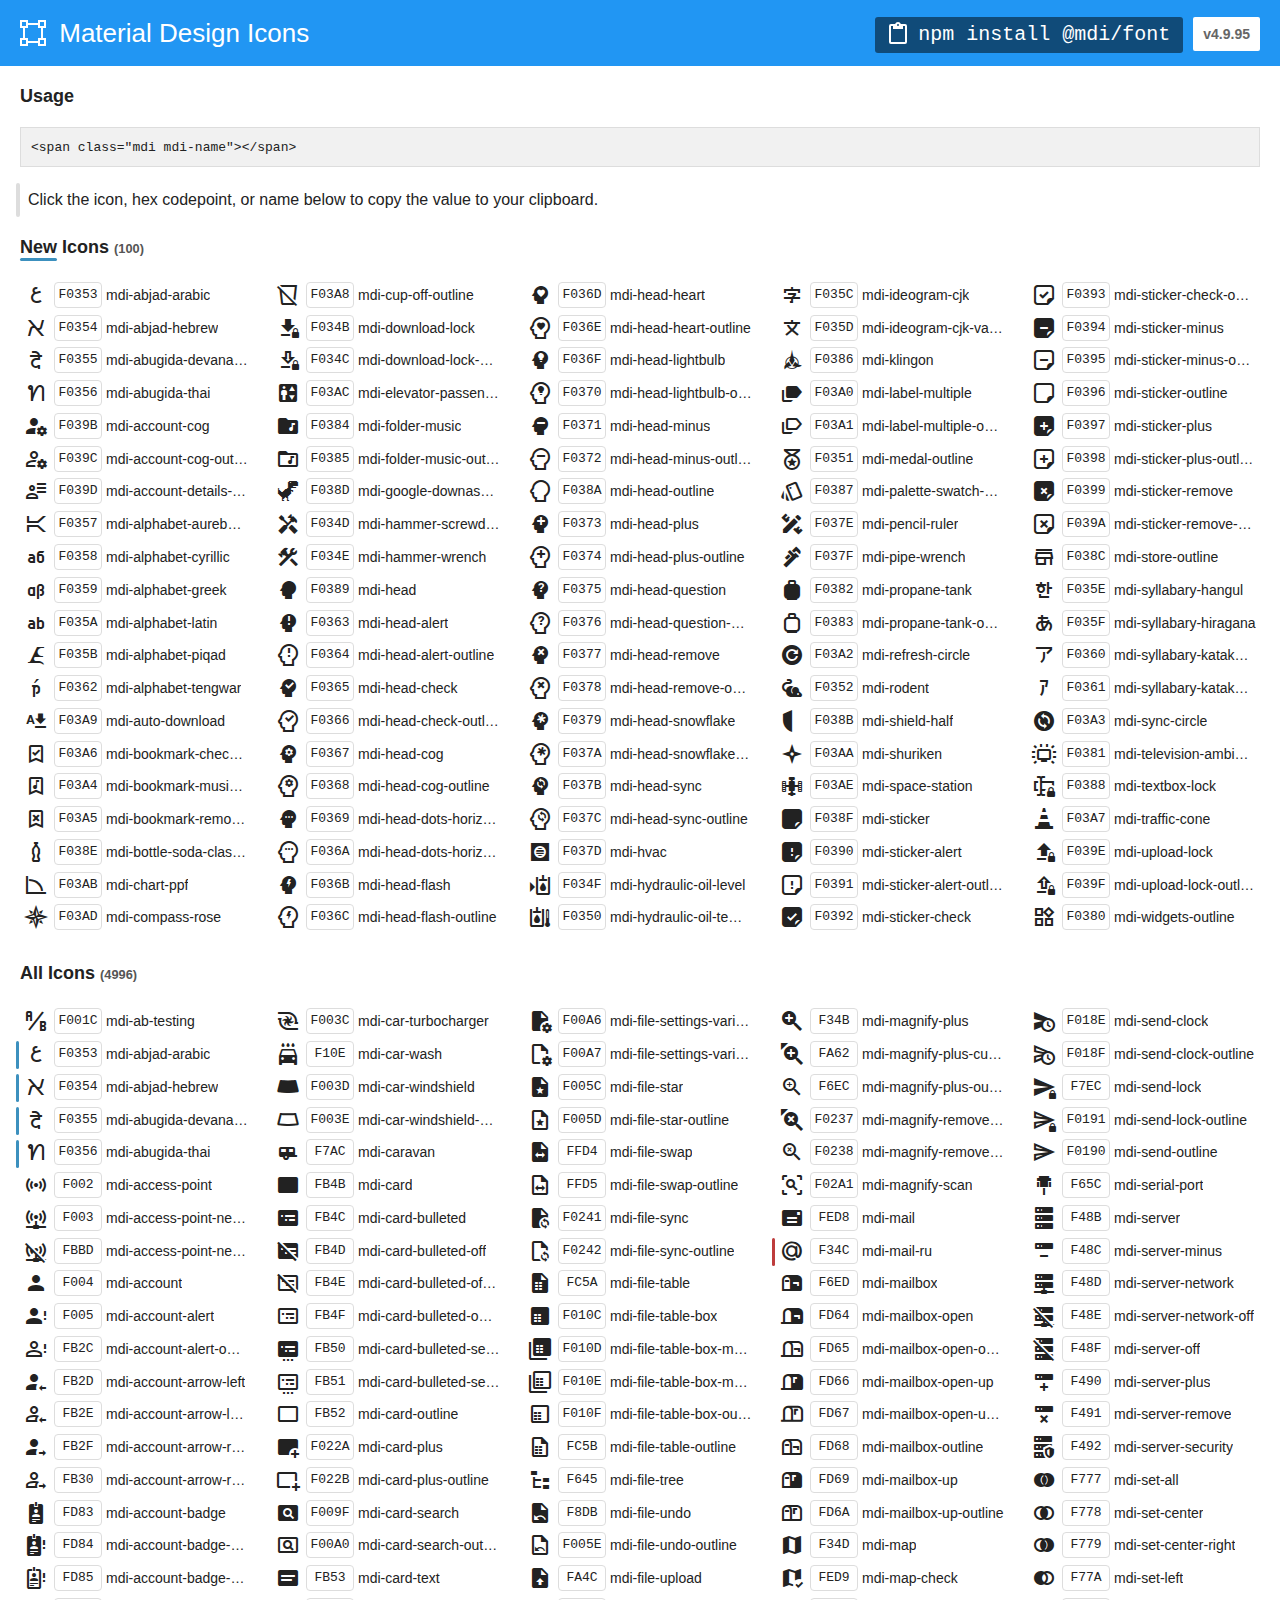
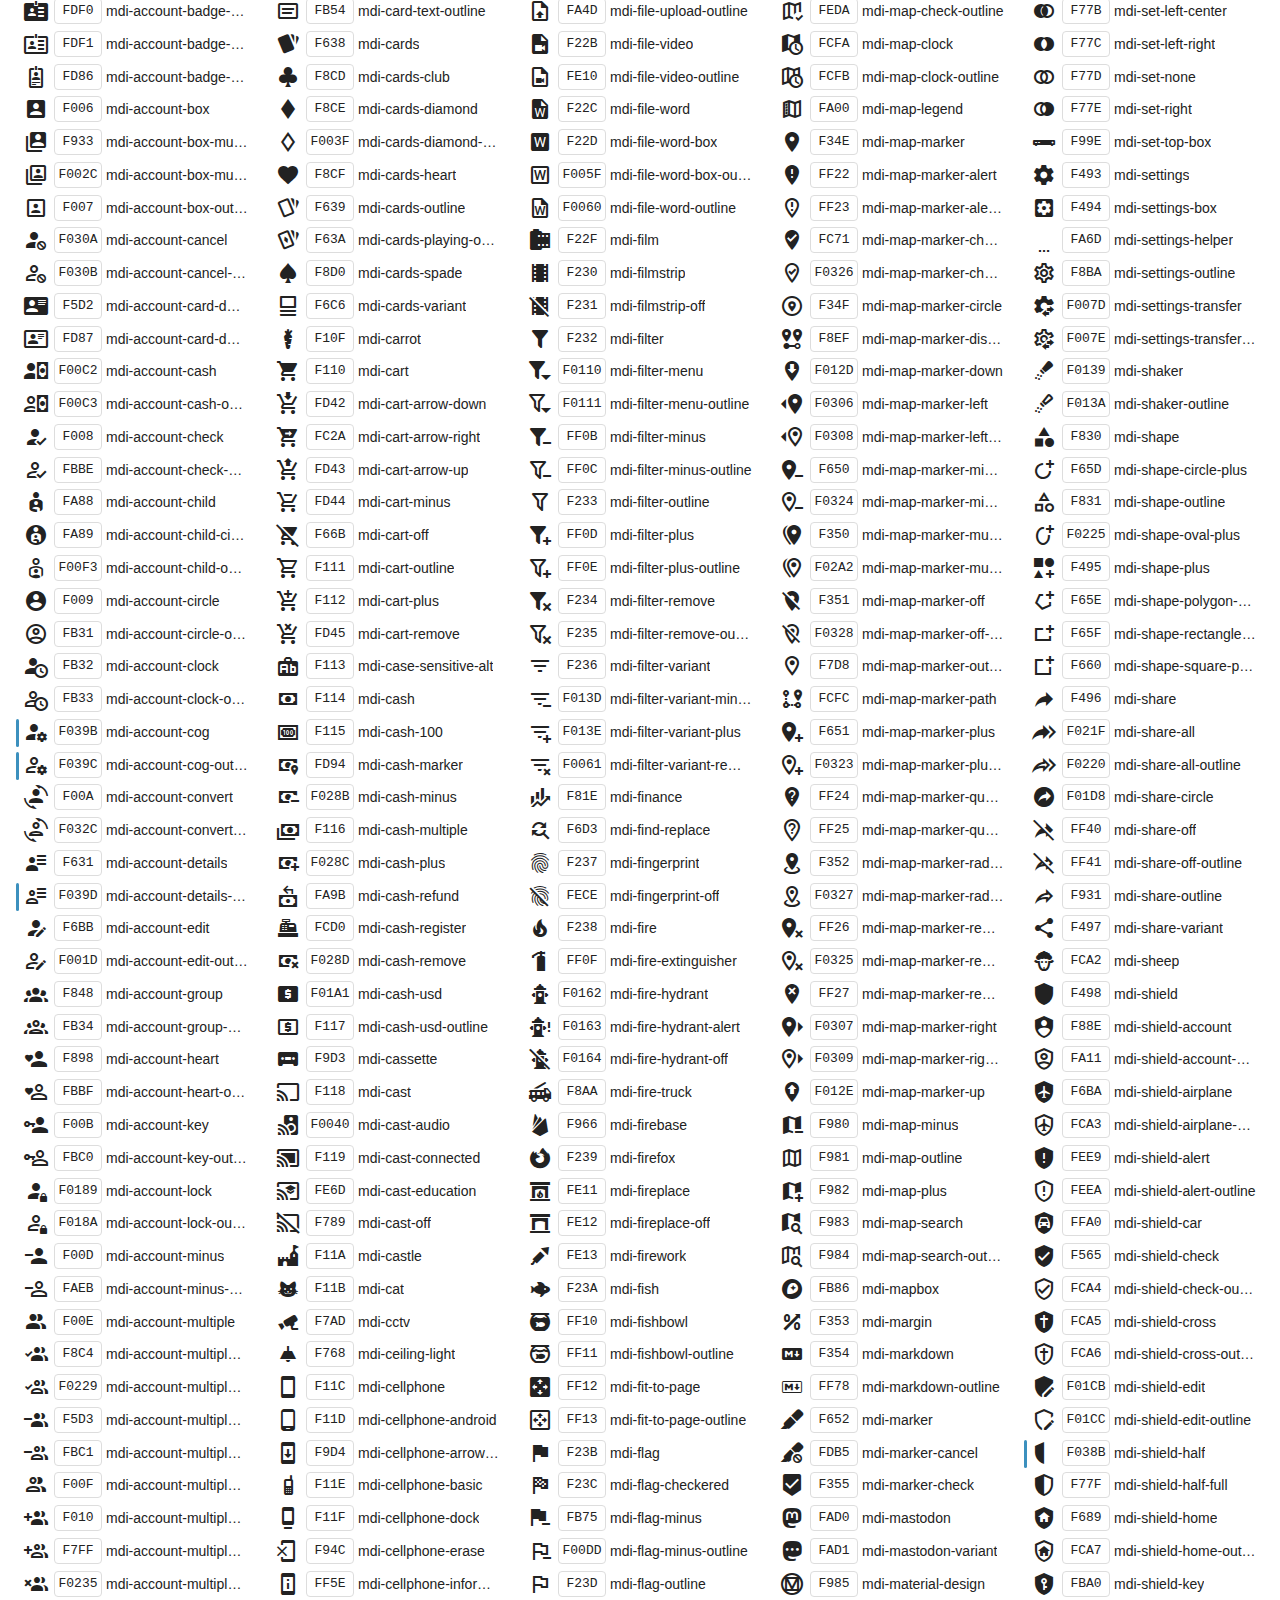
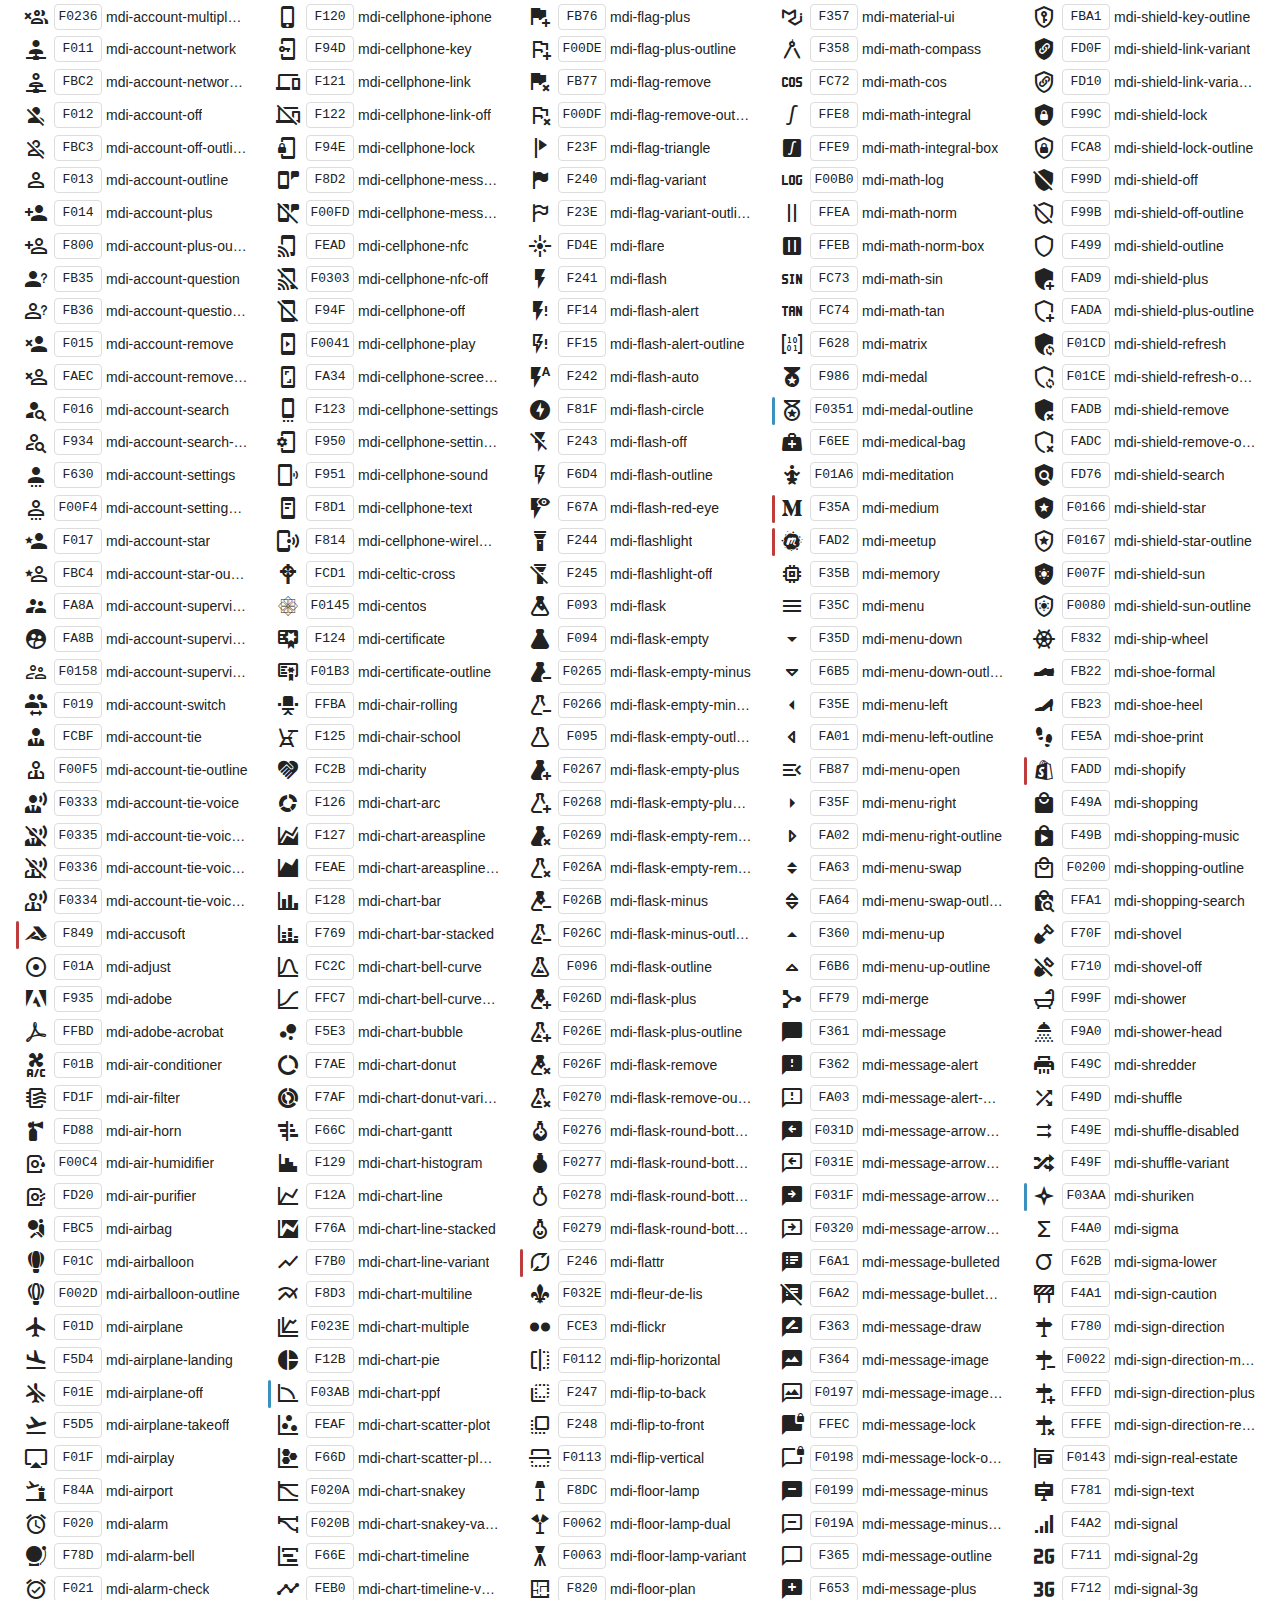
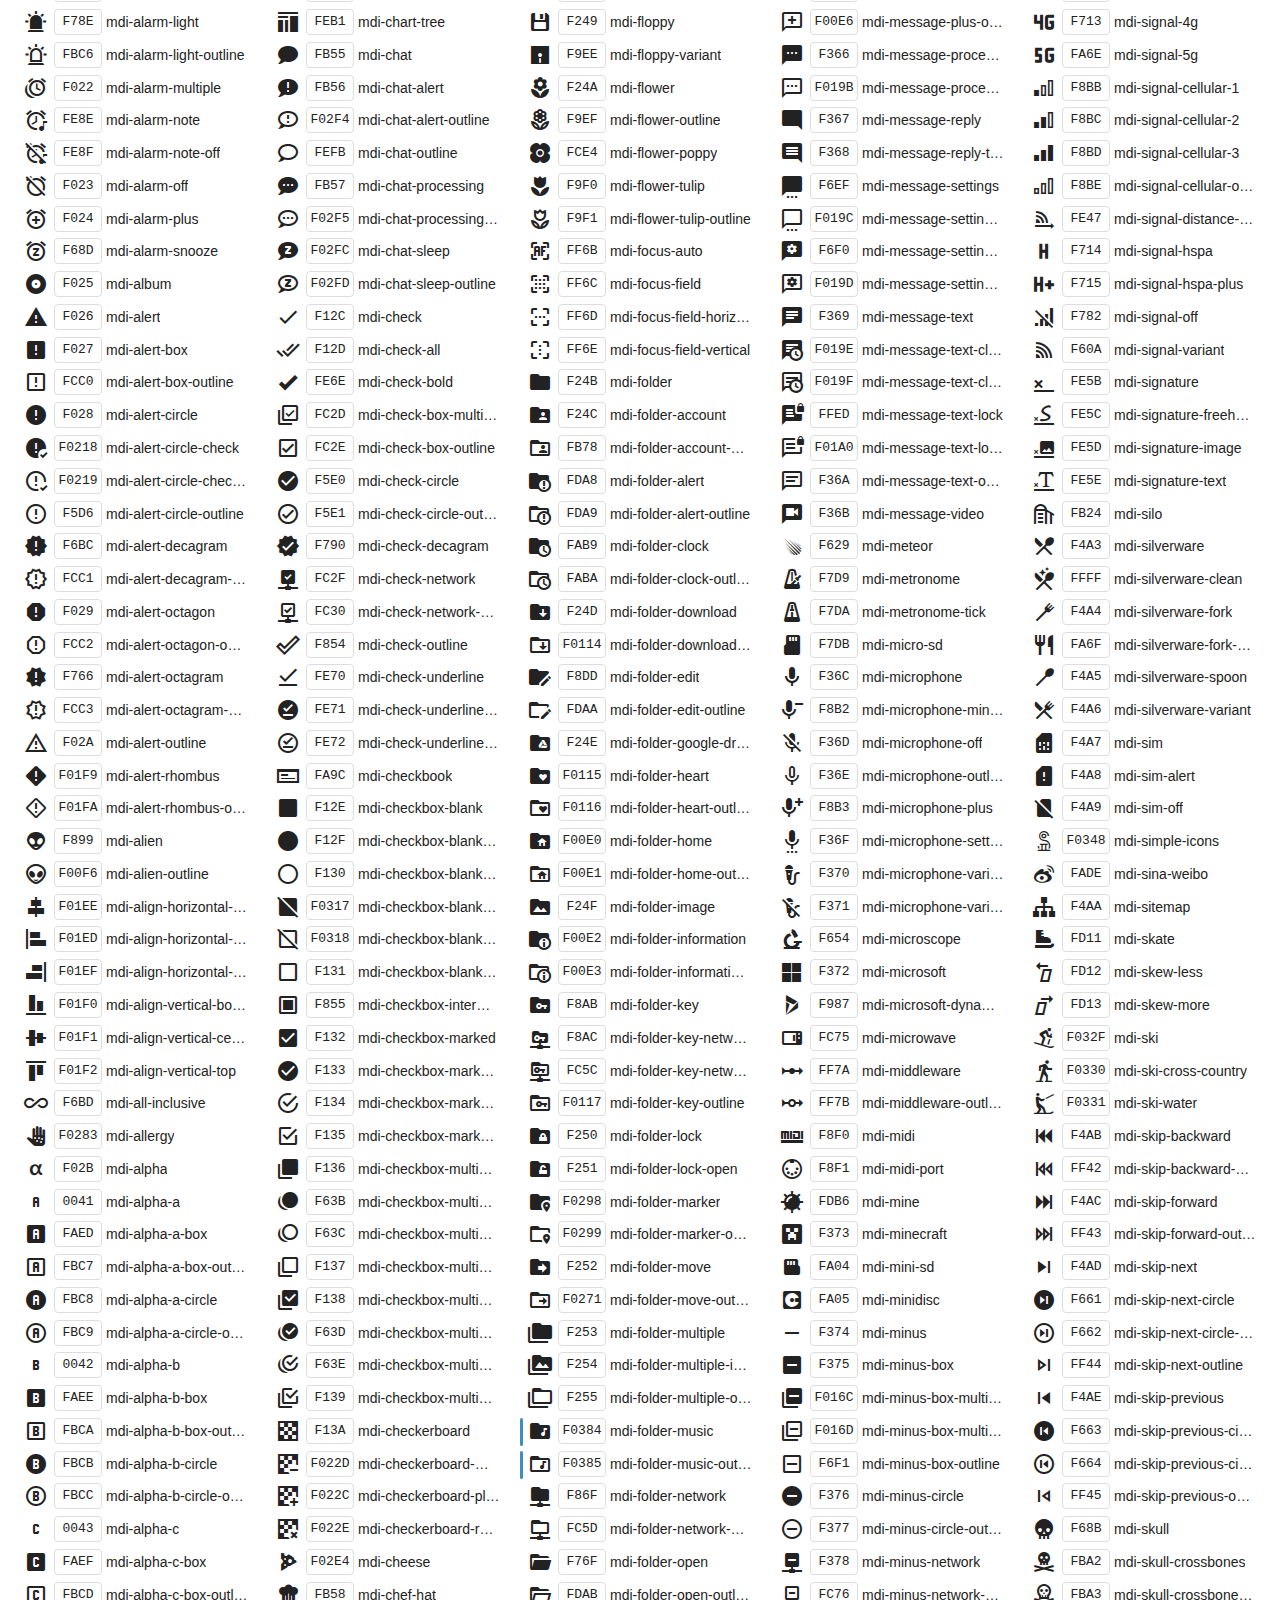
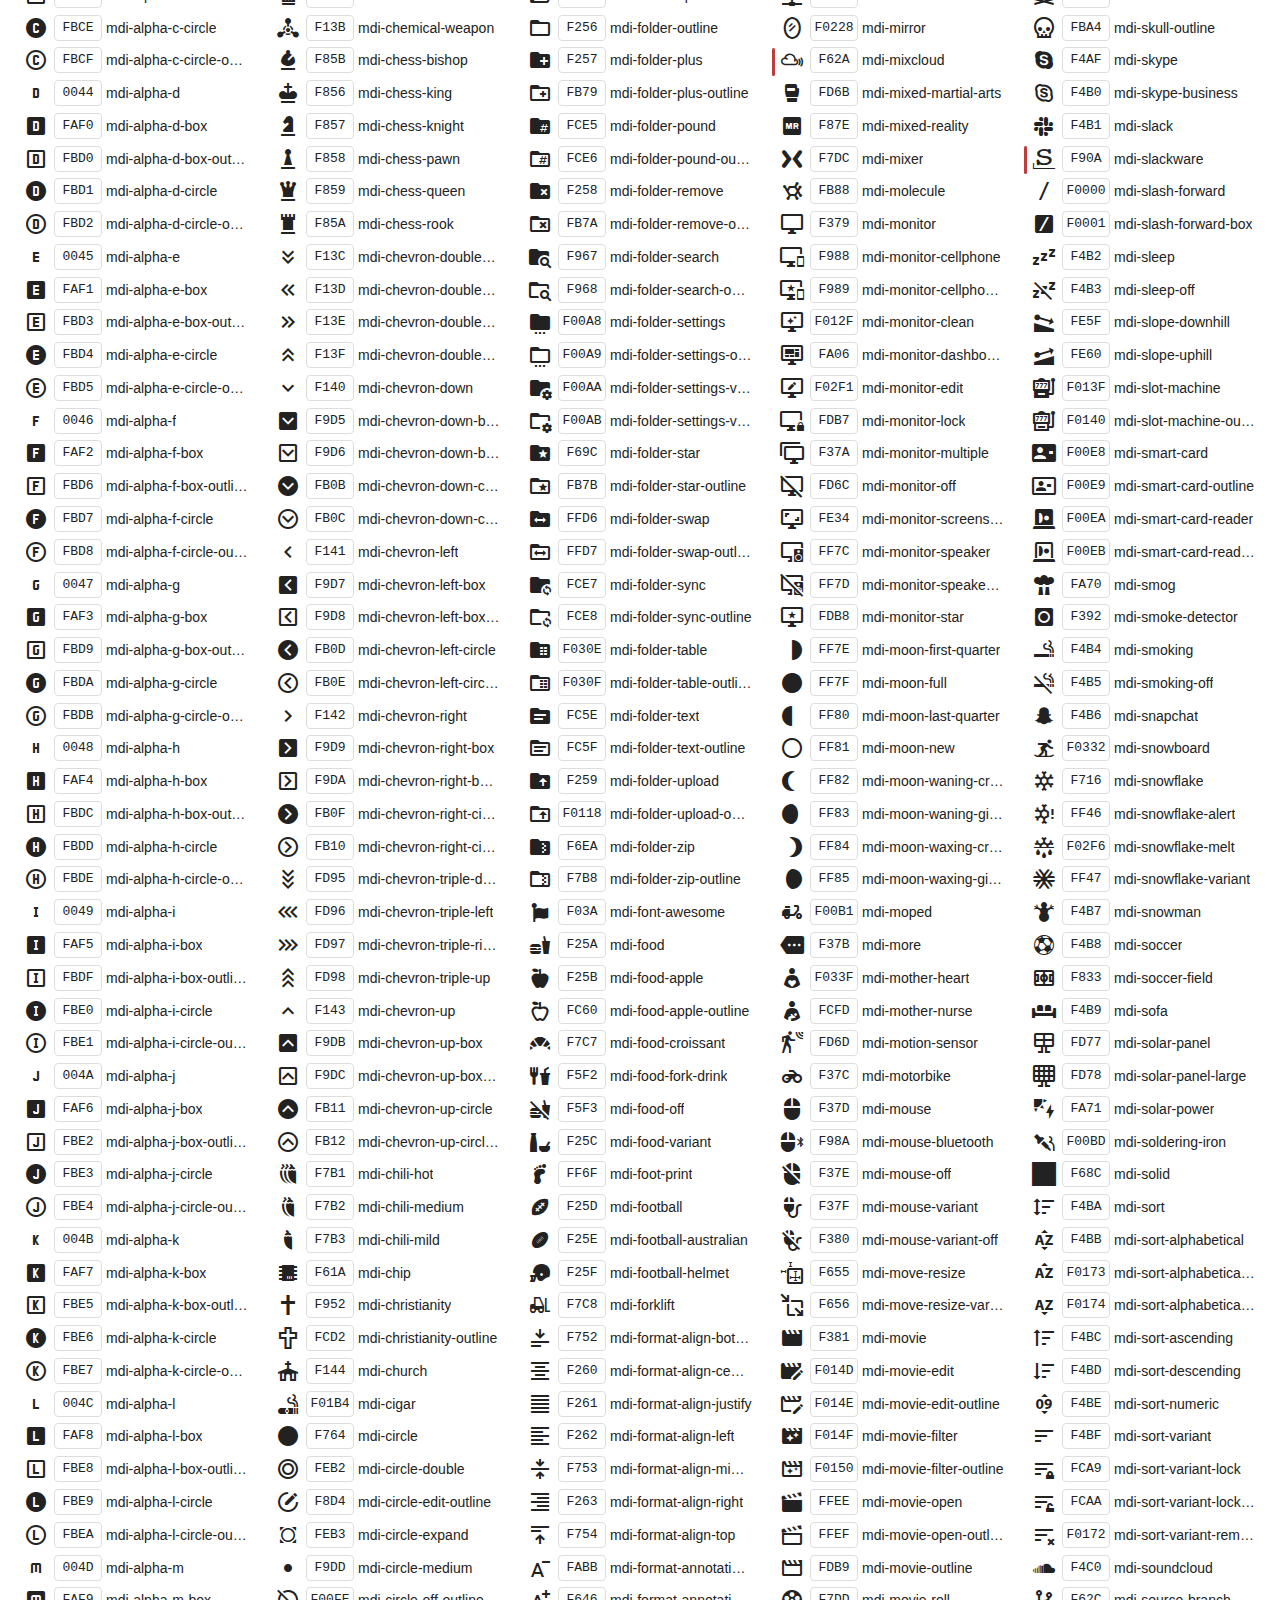
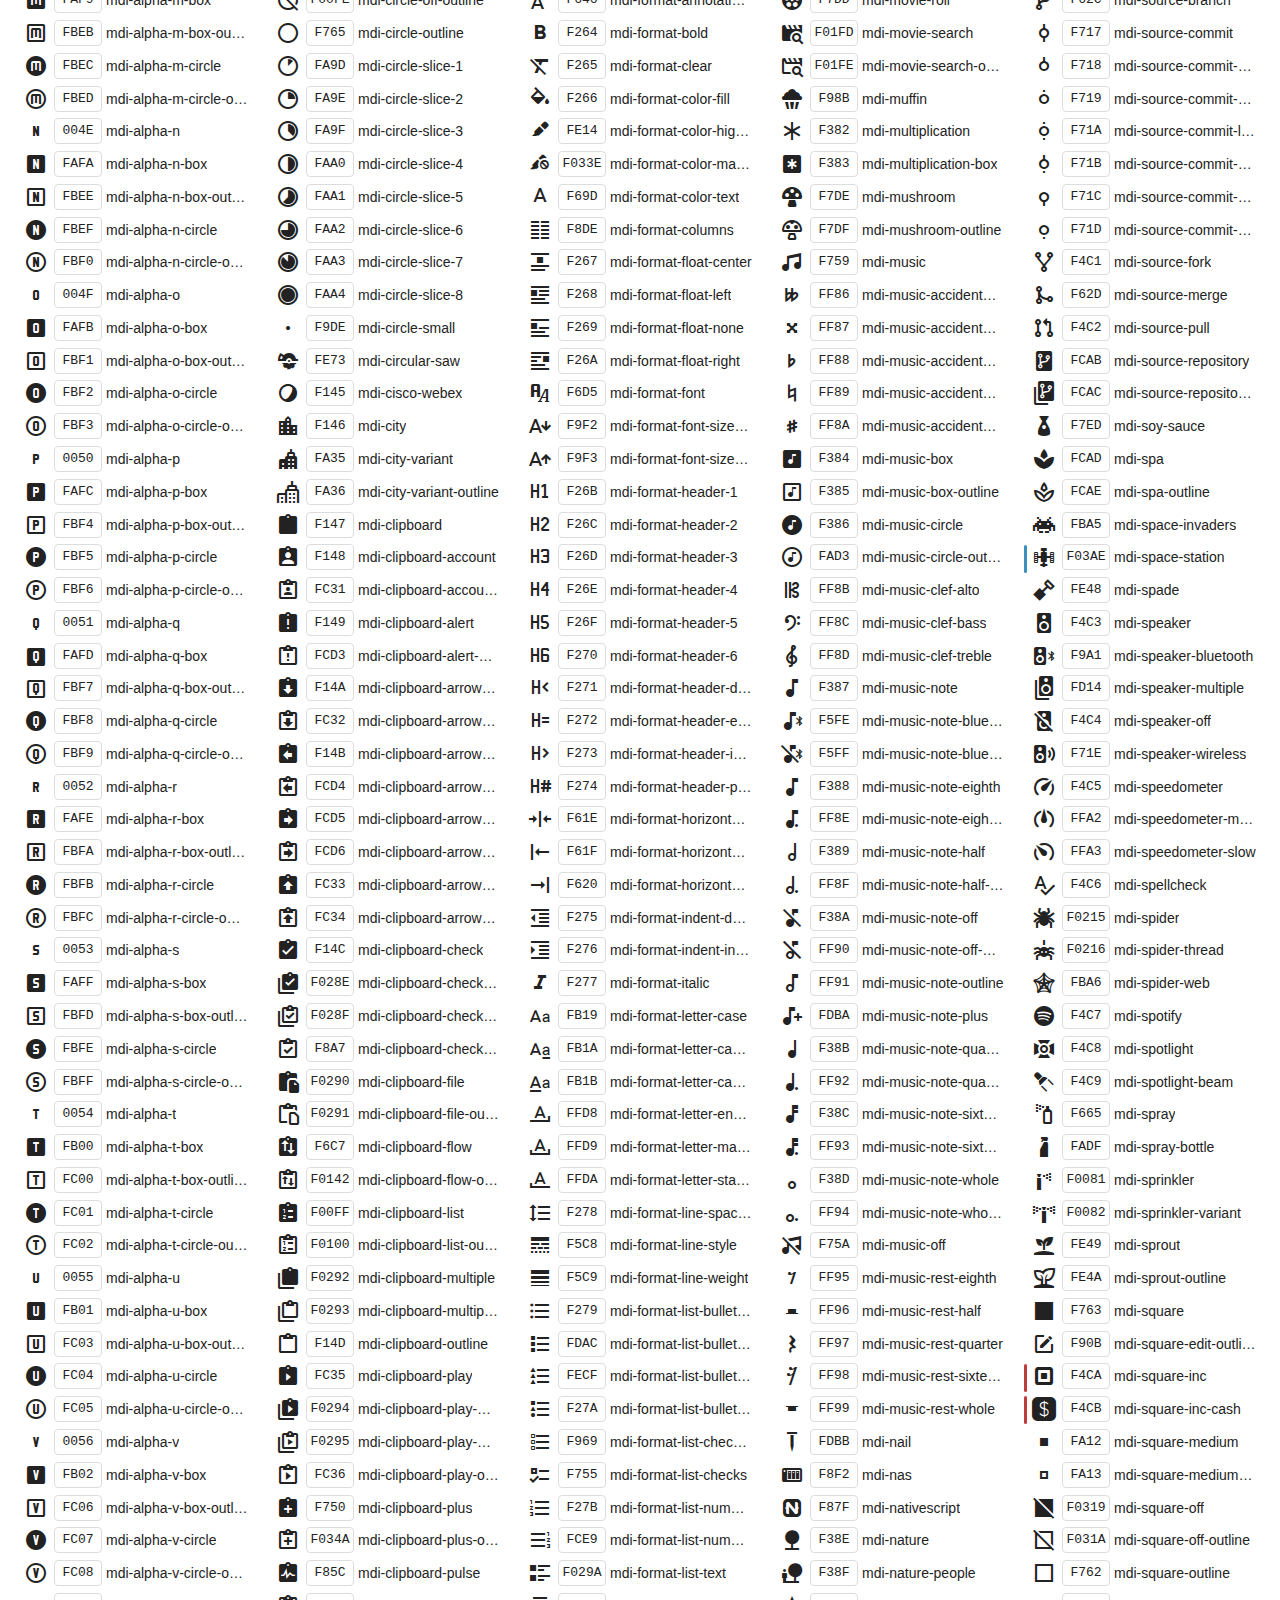
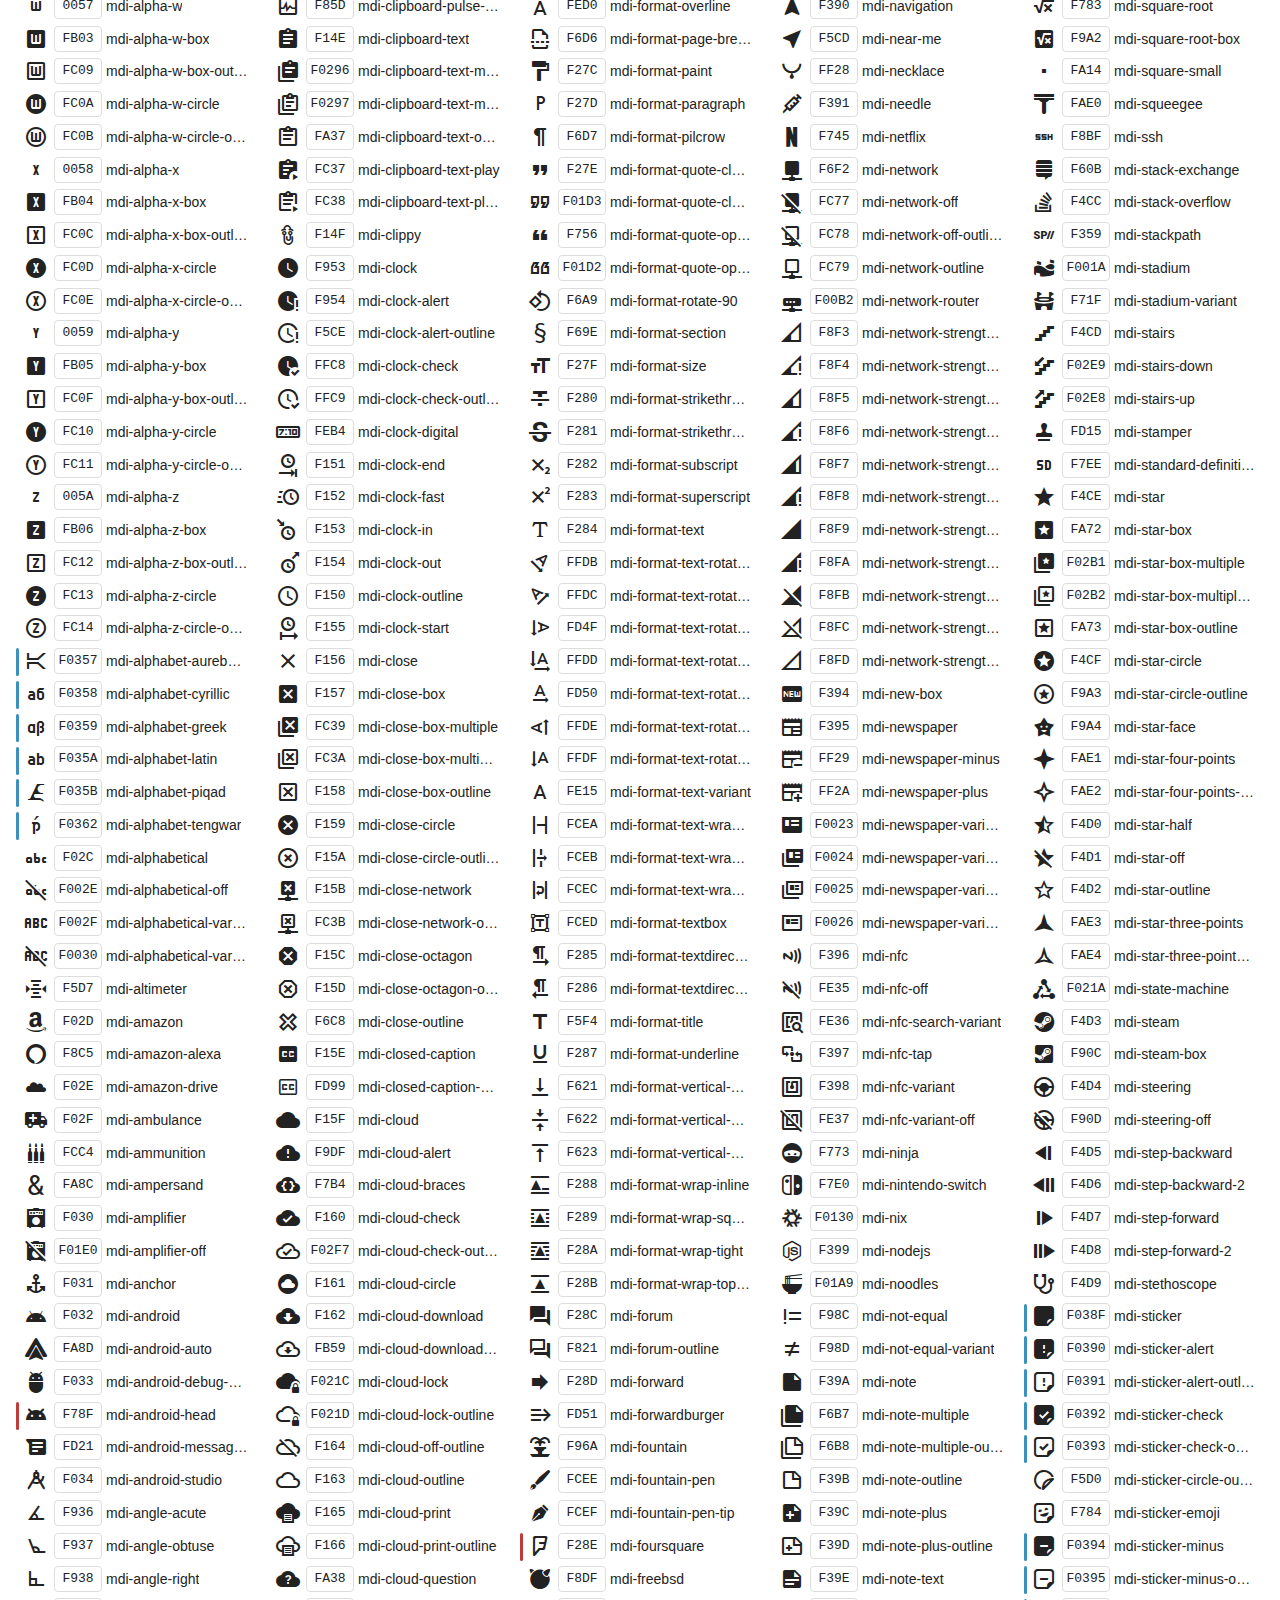
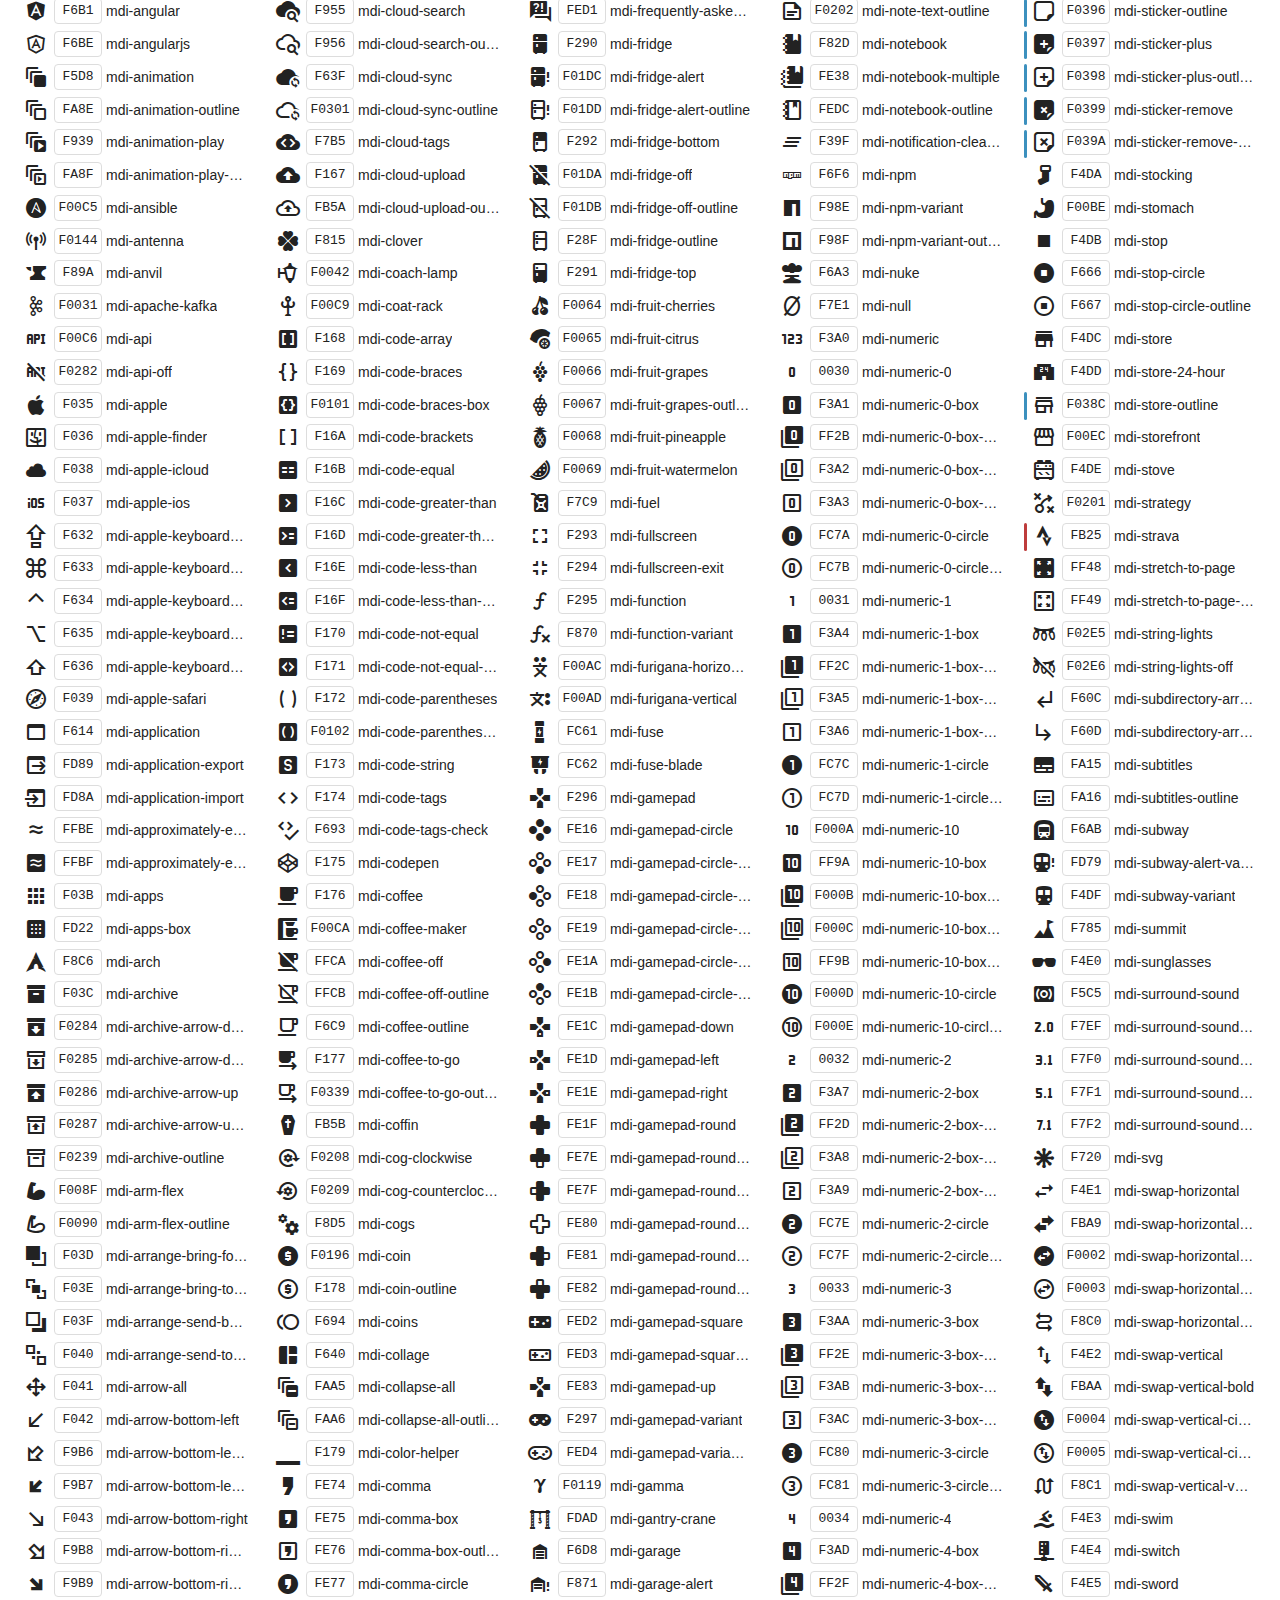
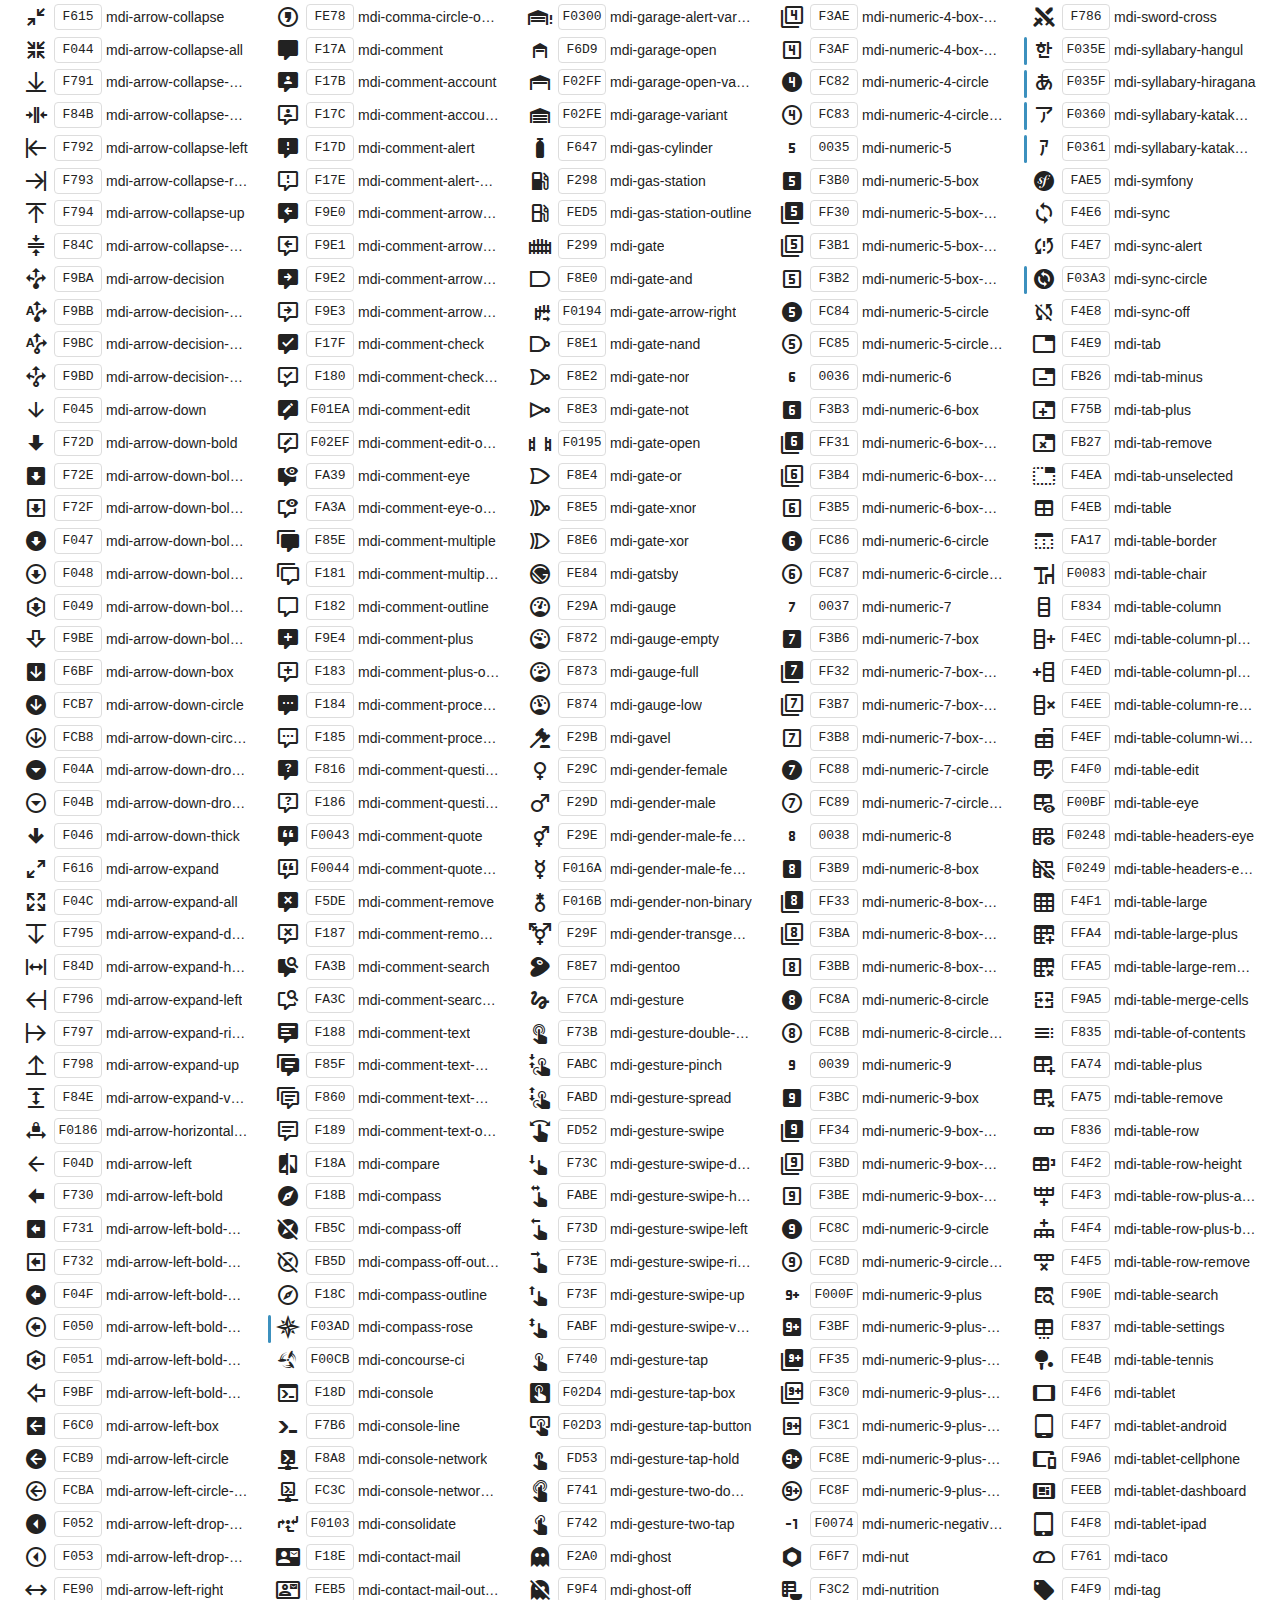
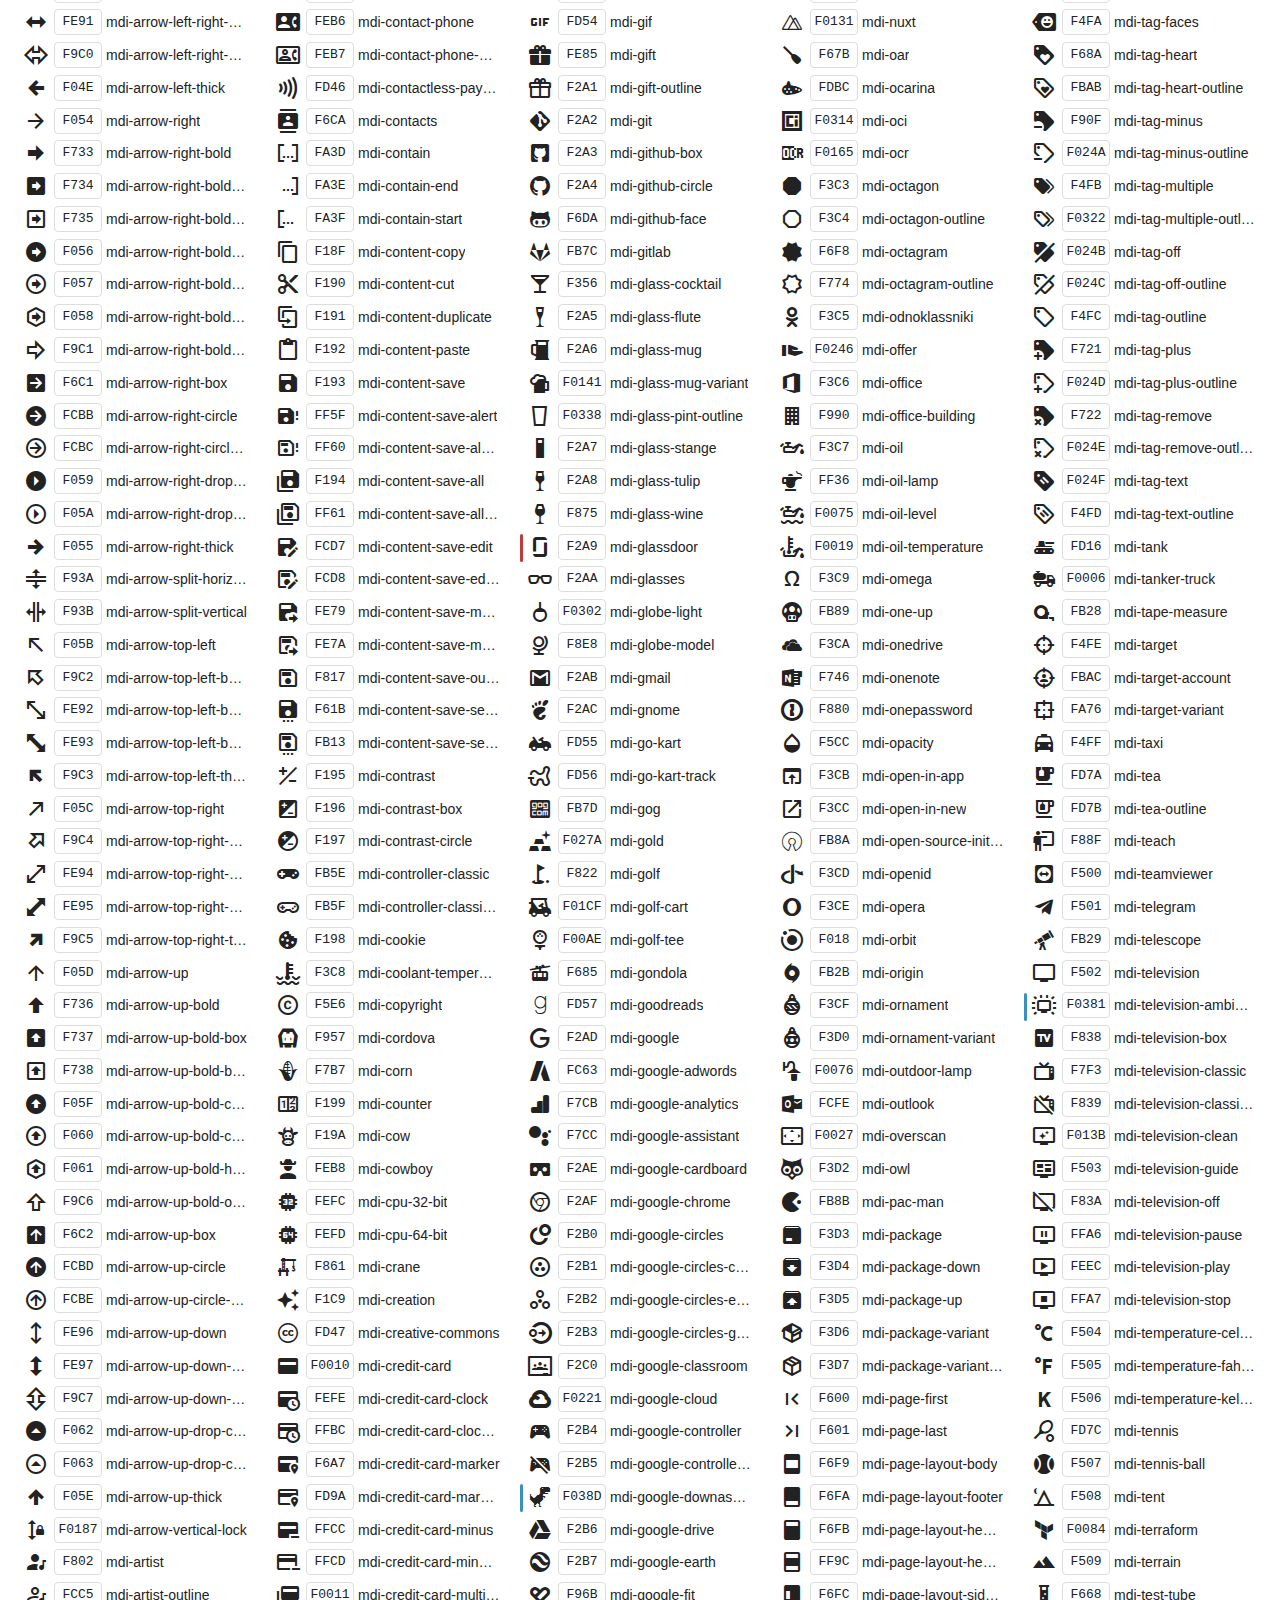
<file: MaterialDesign-Webfont-master/preview.html>
﻿<!doctype html>
<html lang="en">

<head>
    <meta charset="utf-8" />
    <meta name="google" content="notranslate">
    <title>Material Design Icons</title>
    <style>
        * {
            margin: 0;
            padding: 0;
        }

        body {
            margin: 0;
            padding: 0;
            background: #fff;
            color: #222;
        }

        h1,
        h2,
        h3,
        p,
        div,
        blockquote,
        footer {
            font-family: "Helvetica Neue", Arial, sans-serif;
        }

        h1 {
            padding: 20px 20px 16px 20px;
            font-size: 26px;
            line-height: 26px;
            font-weight: normal;
            color: #FFF;
            background-color: #2196F3;
        }

        h1 svg {
            vertical-align: middle;
            width: 26px;
            height: 26px;
            margin: 0 6px 4px 0;
        }

        h1 svg path {
            fill: #FFF;
        }

        h1 .version {
            font-size: 14px;
            background: #FFF;
            padding: 4px 10px;
            float: right;
            border-radius: 2px;
            margin: -3px 0 0 0;
            color: #666;
            font-weight: bold;
        }

        h1 .version::before {
            content: 'v';
        }

        h1 code {
            font-size: 20px;
            background: rgba(0, 0, 0, 0.5);
            padding: 4px 12px;
            border-radius: 3px;
            float: right;
            margin: -3px 10px 0 0;
            border: 1px solid transparent;
            cursor: pointer;
        }

        h1 code:hover {
            border: 1px solid #FFF;
        }

        h1 code svg {
            width: 24px;
            height: 24px;
            margin: -1px -4px 0 -2px
        }

        h2 {
            font-size: 18px;
            padding: 20px;
        }

        h2 small {
            color: #555;
            font-size: 0.8rem;
        }

        h2 small::before {
            content: '(';
        }

        h2 small::after {
            content: ')';
        }

        h2 span {
            position: relative;
        }

        h2.newicons span::before {
            position: absolute;
            content: ' ';
            width: 100%;
            height: 0.2rem;
            bottom: -0.25rem;
            background: #3C90BE;
            border-radius: 0.1rem;
        }

        h2.deprecatedicons span::before {
            position: absolute;
            content: ' ';
            width: 100%;
            height: 0.2rem;
            bottom: -0.25rem;
            background: #BE3C3C;
            border-radius: 0.1rem;
        }

        h3 {
            font-size: 14px;
            padding: 10px 20px 0 20px;
            font-weight: bold;
        }

        p {
            padding: 10px 20px;
        }

        p code {
            display: inline-block;
            vertical-align: middle;
            background: #F1F1F1;
            padding: 3px 5px;
            border-radius: 3px;
            border: 1px solid #DDD;
        }

        p i.mdi {
            vertical-align: middle;
            border-radius: 4px;
            display: inline-block;
        }

        p i.mdi.dark-demo {
            background: #333;
        }

        p.note {
            color: #999;
            font-size: 14px;
            padding: 0 20px 5px 20px;
        }

        p.deprecated {
            margin: -0.5rem 0 0.25rem 0;
        }

        p.extras {
            margin-top: -0.5rem;
        }

        div.icons {
            padding: 0 20px 10px 20px;
            -webkit-column-count: 5;
            -moz-column-count: 5;
            column-count: 5;
            -webkit-column-gap: 20px;
            -moz-column-gap: 20px;
            column-gap: 20px;
        }

        div.icons div {
            line-height: 2em;
        }

        div.icons div span {
            cursor: pointer;
            font-size: 14px;
            text-overflow: ellipsis;
            display: inline-block;
            max-width: calc(100% - 90px);
            overflow: hidden;
            vertical-align: middle;
            white-space: nowrap;
        }

        div.icons div code:hover,
        div.icons div span:hover,
        div.icons div i:hover {
            color: #3c90be;
        }

        div.icons div code:hover {
            border-color: #3c90be;
        }

        div.icons div code {
            border: 1px solid #DDD;
            width: 46px;
            margin-left: 2px;
            margin-right: 4px;
            border-radius: 4px;
            display: inline-block;
            vertical-align: middle;
            text-align: center;
            line-height: 24px;
            cursor: pointer;
        }

        div.icons div i {
            display: inline-block;
            width: 32px;
            height: 24px;
            text-align: center;
            vertical-align: middle;
            cursor: pointer;
            line-height: 24px;
        }

        div.icons .mdi::before {
            font-size: 24px;
        }

        div.icons div.new::before {
            content: ' ';
            width: 0.2rem;
            height: 1.75rem;
            position: absolute;
            margin-top: 0.25rem;
            margin-left: -0.25rem;
            background: #3C90BE;
            border-radius: 0.1rem;
        }

        div.icons div.deprecated::before {
            content: ' ';
            width: 0.2rem;
            height: 1.75rem;
            position: absolute;
            margin-top: 0.25rem;
            margin-left: -0.25rem;
            background: #BE3C3C;
            border-radius: 0.1rem;
        }

        pre {
            margin: 0 20px;
            font-family: Consolas, monospace;
            padding: 10px;
            border: 1px solid #DDD;
            background: #F1F1F1;
        }

        blockquote {
            position: relative;
            margin: 1rem 1rem 0 1rem;
            padding: 0.5rem 0.5rem 0.5rem 0.75rem;
        }

        blockquote.note::before {
            content: ' ';
            width: 0.25rem;
            height: 100%;
            background: #DDD;
            position: absolute;
            border-radius: 0.25rem;
            top: 0;
            left: 0;
        }

        blockquote.deprecated::before {
            content: ' ';
            width: 0.25rem;
            height: 100%;
            background: #BE3C3C;
            position: absolute;
            border-radius: 0.25rem;
            top: 0;
            left: 0;
        }

        div.copied {
            position: fixed;
            top: 100px;
            left: 50%;
            width: 200px;
            text-align: center;
            color: #3c763d;
            background-color: #dff0d8;
            border: 1px solid #d6e9c6;
            padding: 10px 15px;
            border-radius: 4px;
            margin-left: -100px;
            box-shadow: 0 0 10px rgba(0, 0, 0, 0.2);
        }

        div.examples {
            display: flex;
            flex-wrap: wrap;
            margin: 0.5rem 1.25rem;
        }

        div.examples > div {
            display: flex;
            margin-right: 0.5rem;
            margin-bottom: 0.5rem;
        }

        div.examples > div > div:first-child {
            display: flex;
            padding: 0.5rem;
            border-radius: 0.25rem;
            box-shadow: 0 0 0.25rem rgba(0, 0, 0, 0.4);
            background: #FFF;
            z-index: 1;
            align-items: center;
            justify-content: center;
        }

        div.examples > div > div:first-child + div {
            display: flex;
            margin-left: -0.25rem;
            padding: 0.5rem 0.75rem 0.5rem 1rem;
            background: #222;
            border-radius: 0 0.25rem 0.25rem 0;
        }

        div.examples > div > div:first-child + div > code {
            color: #FFF;
            align-self: center;
        }

        div.examples > div > div.dark:first-child {
            background: #444;
        }

        div.examples i {
            display: flex;
        }

        div.examples-size > div > div:first-child {
            min-width: 3rem;
        }

        footer {
            display: flex;
            padding: 20px;
            color: #666;
            border-top: 1px solid #DDD;
            background: #F1F1F1;
        }

        footer > div:first-child {
            flex: 1;
        }

        footer > div:last-child {
            text-align: right;
        }

        footer a {
            color: #e91e63;
            text-decoration: none;
        }

        footer a:hover {
            text-decoration: underline;
        }
    </style>
    <link href="css/materialdesignicons.min.css" media="all" rel="stylesheet" type="text/css" />
</head>

<body>
    <h1>
        <svg>
            <path d="M0,0H8V3H18V0H26V8H23V18H26V26H18V23H8V21H18V18H21V8H18V5H8V8H5V18H8V26H0V18H3V8H0V0M2,2V6H6V2H2M2,20V24H6V20H2M20,2V6H24V2H20M20,20V24H24V20H20Z"></path>
        </svg>
        Material Design Icons
        <span class="version">4.9.95</span>
        <code id="npm" title="Copy to Clipboard">
            <svg viewBox="0 0 24 24">
                <path d="M19,20H5V4H7V7H17V4H19M12,2A1,1 0 0,1 13,3A1,1 0 0,1 12,4A1,1 0 0,1 11,3A1,1 0 0,1 12,2M19,2H14.82C14.4,0.84 13.3,0 12,0C10.7,0 9.6,0.84 9.18,2H5A2,2 0 0,0 3,4V20A2,2 0 0,0 5,22H19A2,2 0 0,0 21,20V4A2,2 0 0,0 19,2Z" />
            </svg>
            npm install @mdi/font
        </code>
    </h1>

    <h2 class="usage">Usage</h2>
    <pre><code>&lt;span class=&quot;mdi mdi-<span id="name">name</span>&quot;&gt;&lt;/span&gt;</code></pre>

    <blockquote class="note">
        Click the icon, hex codepoint, or name below to copy the value to your clipboard.
    </blockquote>

    <h2 class="newicons"><span>New</span> Icons <small id="newIconsCount">-</small></h2>
    <div class="icons" id="newIcons"></div>

    <h2 class="icons">All Icons <small id="iconsCount">-</small></h2>
    <div class="icons" id="icons"></div>

    <h2 class="deprecatedicons"><span>Deprecated</span> Icons <small id="deprecatedIconsCount">-</small></h2>
    <p class="deprecated" id="deprecated">
        Deprecated icons will be removed in a future major release.
    </p>
    <div class="icons" id="deprecatedIcons"></div>

    <h2 class="extras">Extras</h2>

    <p class="extras">The helper CSS classes are listed below.</p>

    <section>
        <h3>Size</h3>

        <div class="examples examples-size">
            <div>
                <div>
                    <i class="mdi mdi-18px mdi-account"></i>
                </div>
                <div>
                    <code>mdi-18px</code>
                </div>
            </div>
            <div>
                <div>
                    <i class="mdi mdi-24px mdi-account"></i>
                </div>
                <div>
                    <code>mdi-24px</code>
                </div>
            </div>
            <div>
                <div>
                    <i class="mdi mdi-36px mdi-account"></i>
                </div>
                <div>
                    <code>mdi-36px</code>
                </div>
            </div>
            <div>
                <div>
                    <i class="mdi mdi-48px mdi-account"></i>
                </div>
                <div>
                    <code>mdi-48px</code>
                </div>
            </div>
        </div>
    </section>

    <h3>Rotate</h3>

    <div class="examples">
        <div>
            <div>
                <i class="mdi mdi-36px mdi-account"></i>
            </div>
        </div>
        <div>
            <div>
                <i class="mdi mdi-36px mdi-rotate-45 mdi-account"></i>
            </div>
            <div>
                <code>mdi-rotate-45</code> 
            </div>
        </div>
        <div>
            <div>
                <i class="mdi mdi-36px mdi-rotate-90 mdi-account"></i>
            </div>
            <div>
                <code>mdi-rotate-90</code>
            </div>
        </div>
        <div>
            <div>
                <i class="mdi mdi-36px mdi-rotate-135 mdi-account"></i>
            </div>
            <div>
                <code>mdi-rotate-135</code>
            </div>
        </div>
        <div>
            <div>
                <i class="mdi mdi-36px mdi-rotate-180 mdi-account"></i>
            </div>
            <div>
                <code>mdi-rotate-180</code>
            </div>
        </div>
        <div>
            <div>
                <i class="mdi mdi-36px mdi-rotate-225 mdi-account"></i>
            </div>
            <div>
                <code>mdi-rotate-225</code>
            </div>
        </div>
        <div>
            <div>
                <i class="mdi mdi-36px mdi-rotate-270 mdi-account"></i>
            </div>
            <div>
                <code>mdi-rotate-270</code>
            </div>
        </div>
        <div>
            <div>
                <i class="mdi mdi-36px mdi-rotate-315 mdi-account"></i>
            </div>
            <div>
                <code>mdi-rotate-315</code> 
            </div>
        </div>
    </div>

    <h3>Flip</h3>

    <div class="examples">
        <div>
            <div>
                <i class="mdi mdi-36px mdi-account-alert"></i>
            </div>
        </div>
        <div>
            <div>
                <i class="mdi mdi-36px mdi-flip-h mdi-account-alert"></i>
            </div>
            <div>
                <code>mdi-flip-h</code> 
            </div>
        </div>
        <div>
            <div>
                <i class="mdi mdi-36px mdi-flip-v mdi-account-alert"></i>
            </div>
            <div>
                <code>mdi-flip-v</code> 
            </div>
        </div>
    </div>

    <p class="note"><strong>Note:</strong> We do not include the ability to use <code>mdi-flip-*</code> and
        <code>mdi-rotate-*</code> at the same time.</p>

    <h3>Spin</h3>

    <div class="examples">
        <div>
            <div>
                <i class="mdi mdi-36px mdi-spin mdi-loading"></i>
            </div>
            <div>
                <code>mdi-spin</code>
            </div>
        </div>
        <div>
            <div>
                <i class="mdi mdi-36px mdi-spin mdi-star"></i>
            </div>
            <div>
                <code>mdi-spin</code>
            </div>
        </div>
    </div>

    <h3>Color</h3>

    <div class="examples">
        <div>
            <div class="dark">
                <i class="mdi mdi-36px mdi-light mdi-account dark-demo"></i>
            </div>
            <div>
                <code>mdi-light</code>
            </div>
        </div>
        <div>
            <div class="dark">
                <i class="mdi mdi-36px mdi-light mdi-inactive mdi-account dark-demo"></i>
            </div>
            <div>
                <code>mdi-light mdi-inactive</code>
            </div>
        </div>
        <div>
            <div>
                <i class="mdi mdi-36px mdi-dark mdi-account"></i>
            </div>
            <div>
                <code>mdi-dark</code>
            </div>
        </div>
        <div>
            <div>
                <i class="mdi mdi-36px mdi-dark mdi-inactive mdi-account"></i>
            </div>
            <div>
                <code>mdi-dark mdi-inactive</code> 
            </div>
        </div>
    </div>

    <footer>
        <div>
            Generated with <a href="https://npmjs.com/package/@mdi/font-build">@mdi/font-build</a>
            by <a href="http://MaterialDesignIcons.com/">MaterialDesignIcons.com</a>.
        </div>
        <div>
            <a href="https://www.npmjs.com/org/mdi" target="_blank">NPM @mdi Organization</a>
        </div>
    </footer>

    <script type="text/javascript">
        function isNew(icon) {
            return icon.version === '4.9.95';
        }
        function isDeprecated(icon) {
            return typeof icon.deprecated == 'undefined'
                ? false
                : icon.deprecated;
        }
        function copyText(text) {
            var copyFrom = document.createElement('textarea');
            copyFrom.setAttribute("style", "position:fixed;opacity:0;top:100px;left:100px;");
            copyFrom.value = text;
            document.body.appendChild(copyFrom);
            copyFrom.select();
            document.execCommand('copy');
            var copied = document.createElement('div');
            copied.setAttribute('class', 'copied');
            copied.appendChild(document.createTextNode('Copied to Clipboard'));
            document.body.appendChild(copied);
            setTimeout(function () {
                document.body.removeChild(copyFrom);
                document.body.removeChild(copied);
            }, 1500);
        };
        function getIconItem(icon, isNewIcon, isDeprecatedIcon) {
            var div = document.createElement('div'),
                i = document.createElement('i');
            i.className = 'mdi mdi-' + icon.name;
            div.appendChild(i);
            var code = document.createElement('code');
            code.appendChild(document.createTextNode(icon.hex));
            div.appendChild(code);
            var span = document.createElement('span');
            span.appendChild(document.createTextNode('mdi-' + icon.name));
            div.appendChild(span);
            span.onclick = function () {
                document.getElementById('name').innerHTML = icon.name;
            };
            i.onmouseup = function () {
                copyText(String.fromCodePoint(parseInt(icon.hex, 16)));
            };
            code.onmouseup = function () {
                copyText(icon.hex);
            };
            span.onmouseup = function () {
                copyText('mdi-' + icon.name);
            };
            if (isNewIcon) {
                div.className = 'new';
            }
            if (isDeprecatedIcon) {
                div.className = 'deprecated';
            }
            return div;
        }
        (function () {
            var iconsCount = 0;
            var newIconsCount = 0;
            var deprecatedIconsCount = 0;
            var icons = [{name:"ab-testing",hex:"F001C",version:"4.0.96"},{name:"abjad-arabic",hex:"F0353",version:"4.9.95"},{name:"abjad-hebrew",hex:"F0354",version:"4.9.95"},{name:"abugida-devanagari",hex:"F0355",version:"4.9.95"},{name:"abugida-thai",hex:"F0356",version:"4.9.95"},{name:"access-point",hex:"F002",version:"1.5.54"},{name:"access-point-network",hex:"F003",version:"1.5.54"},{name:"access-point-network-off",hex:"FBBD",version:"3.2.89"},{name:"account",hex:"F004",version:"1.5.54"},{name:"account-alert",hex:"F005",version:"1.5.54"},{name:"account-alert-outline",hex:"FB2C",version:"3.0.39"},{name:"account-arrow-left",hex:"FB2D",version:"3.0.39"},{name:"account-arrow-left-outline",hex:"FB2E",version:"3.0.39"},{name:"account-arrow-right",hex:"FB2F",version:"3.0.39"},{name:"account-arrow-right-outline",hex:"FB30",version:"3.0.39"},{name:"account-badge",hex:"FD83",version:"3.5.94"},{name:"account-badge-alert",hex:"FD84",version:"3.5.94"},{name:"account-badge-alert-outline",hex:"FD85",version:"3.5.94"},{name:"account-badge-horizontal",hex:"FDF0",version:"3.6.95"},{name:"account-badge-horizontal-outline",hex:"FDF1",version:"3.6.95"},{name:"account-badge-outline",hex:"FD86",version:"3.5.94"},{name:"account-box",hex:"F006",version:"1.5.54"},{name:"account-box-multiple",hex:"F933",version:"2.4.85"},{name:"account-box-multiple-outline",hex:"F002C",version:"4.1.95"},{name:"account-box-outline",hex:"F007",version:"1.5.54"},{name:"account-cancel",hex:"F030A",version:"4.8.95"},{name:"account-cancel-outline",hex:"F030B",version:"4.8.95"},{name:"account-card-details",hex:"F5D2",version:"1.5.54"},{name:"account-card-details-outline",hex:"FD87",version:"3.5.94"},{name:"account-cash",hex:"F00C2",version:"4.2.95"},{name:"account-cash-outline",hex:"F00C3",version:"4.2.95"},{name:"account-check",hex:"F008",version:"1.5.54"},{name:"account-check-outline",hex:"FBBE",version:"3.2.89"},{name:"account-child",hex:"FA88",version:"2.7.94"},{name:"account-child-circle",hex:"FA89",version:"2.7.94"},{name:"account-child-outline",hex:"F00F3",version:"4.3.95"},{name:"account-circle",hex:"F009",version:"1.5.54"},{name:"account-circle-outline",hex:"FB31",version:"3.0.39"},{name:"account-clock",hex:"FB32",version:"3.0.39"},{name:"account-clock-outline",hex:"FB33",version:"3.0.39"},{name:"account-cog",hex:"F039B",version:"4.9.95"},{name:"account-cog-outline",hex:"F039C",version:"4.9.95"},{name:"account-convert",hex:"F00A",version:"1.5.54"},{name:"account-convert-outline",hex:"F032C",version:"4.8.95"},{name:"account-details",hex:"F631",version:"1.6.50"},{name:"account-details-outline",hex:"F039D",version:"4.9.95"},{name:"account-edit",hex:"F6BB",version:"1.8.36"},{name:"account-edit-outline",hex:"F001D",version:"4.0.96"},{name:"account-group",hex:"F848",version:"2.1.99"},{name:"account-group-outline",hex:"FB34",version:"3.0.39"},{name:"account-heart",hex:"F898",version:"2.2.43"},{name:"account-heart-outline",hex:"FBBF",version:"3.2.89"},{name:"account-key",hex:"F00B",version:"1.5.54"},{name:"account-key-outline",hex:"FBC0",version:"3.2.89"},{name:"account-lock",hex:"F0189",version:"4.4.95"},{name:"account-lock-outline",hex:"F018A",version:"4.4.95"},{name:"account-minus",hex:"F00D",version:"1.5.54"},{name:"account-minus-outline",hex:"FAEB",version:"2.8.94"},{name:"account-multiple",hex:"F00E",version:"1.5.54"},{name:"account-multiple-check",hex:"F8C4",version:"2.3.50"},{name:"account-multiple-check-outline",hex:"F0229",version:"4.6.95"},{name:"account-multiple-minus",hex:"F5D3",version:"1.5.54"},{name:"account-multiple-minus-outline",hex:"FBC1",version:"3.2.89"},{name:"account-multiple-outline",hex:"F00F",version:"1.5.54"},{name:"account-multiple-plus",hex:"F010",version:"1.5.54"},{name:"account-multiple-plus-outline",hex:"F7FF",version:"2.1.19"},{name:"account-multiple-remove",hex:"F0235",version:"4.6.95"},{name:"account-multiple-remove-outline",hex:"F0236",version:"4.6.95"},{name:"account-network",hex:"F011",version:"1.5.54"},{name:"account-network-outline",hex:"FBC2",version:"3.2.89"},{name:"account-off",hex:"F012",version:"1.5.54"},{name:"account-off-outline",hex:"FBC3",version:"3.2.89"},{name:"account-outline",hex:"F013",version:"1.5.54"},{name:"account-plus",hex:"F014",version:"1.5.54"},{name:"account-plus-outline",hex:"F800",version:"2.1.19"},{name:"account-question",hex:"FB35",version:"3.0.39"},{name:"account-question-outline",hex:"FB36",version:"3.0.39"},{name:"account-remove",hex:"F015",version:"1.5.54"},{name:"account-remove-outline",hex:"FAEC",version:"2.8.94"},{name:"account-search",hex:"F016",version:"1.5.54"},{name:"account-search-outline",hex:"F934",version:"2.4.85"},{name:"account-settings",hex:"F630",version:"1.6.50"},{name:"account-settings-outline",hex:"F00F4",version:"4.3.95"},{name:"account-star",hex:"F017",version:"1.5.54"},{name:"account-star-outline",hex:"FBC4",version:"3.2.89"},{name:"account-supervisor",hex:"FA8A",version:"2.7.94"},{name:"account-supervisor-circle",hex:"FA8B",version:"2.7.94"},{name:"account-supervisor-outline",hex:"F0158",version:"4.4.95"},{name:"account-switch",hex:"F019",version:"1.5.54"},{name:"account-tie",hex:"FCBF",version:"3.3.92"},{name:"account-tie-outline",hex:"F00F5",version:"4.3.95"},{name:"account-tie-voice",hex:"F0333",version:"4.8.95"},{name:"account-tie-voice-off",hex:"F0335",version:"4.8.95"},{name:"account-tie-voice-off-outline",hex:"F0336",version:"4.8.95"},{name:"account-tie-voice-outline",hex:"F0334",version:"4.8.95"},{name:"accusoft",hex:"F849",version:"2.1.99",deprecated:true},{name:"adjust",hex:"F01A",version:"1.5.54"},{name:"adobe",hex:"F935",version:"2.4.85"},{name:"adobe-acrobat",hex:"FFBD",version:"4.0.96"},{name:"air-conditioner",hex:"F01B",version:"1.5.54"},{name:"air-filter",hex:"FD1F",version:"3.4.93"},{name:"air-horn",hex:"FD88",version:"3.5.94"},{name:"air-humidifier",hex:"F00C4",version:"4.2.95"},{name:"air-purifier",hex:"FD20",version:"3.4.93"},{name:"airbag",hex:"FBC5",version:"3.2.89"},{name:"airballoon",hex:"F01C",version:"1.5.54"},{name:"airballoon-outline",hex:"F002D",version:"4.1.95"},{name:"airplane",hex:"F01D",version:"1.5.54"},{name:"airplane-landing",hex:"F5D4",version:"1.5.54"},{name:"airplane-off",hex:"F01E",version:"1.5.54"},{name:"airplane-takeoff",hex:"F5D5",version:"1.5.54"},{name:"airplay",hex:"F01F",version:"1.5.54"},{name:"airport",hex:"F84A",version:"2.1.99"},{name:"alarm",hex:"F020",version:"1.5.54"},{name:"alarm-bell",hex:"F78D",version:"2.0.46"},{name:"alarm-check",hex:"F021",version:"1.5.54"},{name:"alarm-light",hex:"F78E",version:"2.0.46"},{name:"alarm-light-outline",hex:"FBC6",version:"3.2.89"},{name:"alarm-multiple",hex:"F022",version:"1.5.54"},{name:"alarm-note",hex:"FE8E",version:"3.7.94"},{name:"alarm-note-off",hex:"FE8F",version:"3.7.94"},{name:"alarm-off",hex:"F023",version:"1.5.54"},{name:"alarm-plus",hex:"F024",version:"1.5.54"},{name:"alarm-snooze",hex:"F68D",version:"1.7.12"},{name:"album",hex:"F025",version:"1.5.54"},{name:"alert",hex:"F026",version:"1.5.54"},{name:"alert-box",hex:"F027",version:"1.5.54"},{name:"alert-box-outline",hex:"FCC0",version:"3.3.92"},{name:"alert-circle",hex:"F028",version:"1.5.54"},{name:"alert-circle-check",hex:"F0218",version:"4.5.95"},{name:"alert-circle-check-outline",hex:"F0219",version:"4.5.95"},{name:"alert-circle-outline",hex:"F5D6",version:"1.5.54"},{name:"alert-decagram",hex:"F6BC",version:"1.8.36"},{name:"alert-decagram-outline",hex:"FCC1",version:"3.3.92"},{name:"alert-octagon",hex:"F029",version:"1.5.54"},{name:"alert-octagon-outline",hex:"FCC2",version:"3.3.92"},{name:"alert-octagram",hex:"F766",version:"1.9.32"},{name:"alert-octagram-outline",hex:"FCC3",version:"3.3.92"},{name:"alert-outline",hex:"F02A",version:"1.5.54"},{name:"alert-rhombus",hex:"F01F9",version:"4.5.95"},{name:"alert-rhombus-outline",hex:"F01FA",version:"4.5.95"},{name:"alien",hex:"F899",version:"2.2.43"},{name:"alien-outline",hex:"F00F6",version:"4.3.95"},{name:"align-horizontal-center",hex:"F01EE",version:"4.5.95"},{name:"align-horizontal-left",hex:"F01ED",version:"4.5.95"},{name:"align-horizontal-right",hex:"F01EF",version:"4.5.95"},{name:"align-vertical-bottom",hex:"F01F0",version:"4.5.95"},{name:"align-vertical-center",hex:"F01F1",version:"4.5.95"},{name:"align-vertical-top",hex:"F01F2",version:"4.5.95"},{name:"all-inclusive",hex:"F6BD",version:"1.8.36"},{name:"allergy",hex:"F0283",version:"4.7.95"},{name:"alpha",hex:"F02B",version:"1.5.54"},{name:"alpha-a",hex:"0041",version:"2.8.94"},{name:"alpha-a-box",hex:"FAED",version:"2.8.94"},{name:"alpha-a-box-outline",hex:"FBC7",version:"3.2.89"},{name:"alpha-a-circle",hex:"FBC8",version:"3.2.89"},{name:"alpha-a-circle-outline",hex:"FBC9",version:"3.2.89"},{name:"alpha-b",hex:"0042",version:"2.8.94"},{name:"alpha-b-box",hex:"FAEE",version:"2.8.94"},{name:"alpha-b-box-outline",hex:"FBCA",version:"3.2.89"},{name:"alpha-b-circle",hex:"FBCB",version:"3.2.89"},{name:"alpha-b-circle-outline",hex:"FBCC",version:"3.2.89"},{name:"alpha-c",hex:"0043",version:"2.8.94"},{name:"alpha-c-box",hex:"FAEF",version:"2.8.94"},{name:"alpha-c-box-outline",hex:"FBCD",version:"3.2.89"},{name:"alpha-c-circle",hex:"FBCE",version:"3.2.89"},{name:"alpha-c-circle-outline",hex:"FBCF",version:"3.2.89"},{name:"alpha-d",hex:"0044",version:"2.8.94"},{name:"alpha-d-box",hex:"FAF0",version:"2.8.94"},{name:"alpha-d-box-outline",hex:"FBD0",version:"3.2.89"},{name:"alpha-d-circle",hex:"FBD1",version:"3.2.89"},{name:"alpha-d-circle-outline",hex:"FBD2",version:"3.2.89"},{name:"alpha-e",hex:"0045",version:"2.8.94"},{name:"alpha-e-box",hex:"FAF1",version:"2.8.94"},{name:"alpha-e-box-outline",hex:"FBD3",version:"3.2.89"},{name:"alpha-e-circle",hex:"FBD4",version:"3.2.89"},{name:"alpha-e-circle-outline",hex:"FBD5",version:"3.2.89"},{name:"alpha-f",hex:"0046",version:"2.8.94"},{name:"alpha-f-box",hex:"FAF2",version:"2.8.94"},{name:"alpha-f-box-outline",hex:"FBD6",version:"3.2.89"},{name:"alpha-f-circle",hex:"FBD7",version:"3.2.89"},{name:"alpha-f-circle-outline",hex:"FBD8",version:"3.2.89"},{name:"alpha-g",hex:"0047",version:"2.8.94"},{name:"alpha-g-box",hex:"FAF3",version:"2.8.94"},{name:"alpha-g-box-outline",hex:"FBD9",version:"3.2.89"},{name:"alpha-g-circle",hex:"FBDA",version:"3.2.89"},{name:"alpha-g-circle-outline",hex:"FBDB",version:"3.2.89"},{name:"alpha-h",hex:"0048",version:"2.8.94"},{name:"alpha-h-box",hex:"FAF4",version:"2.8.94"},{name:"alpha-h-box-outline",hex:"FBDC",version:"3.2.89"},{name:"alpha-h-circle",hex:"FBDD",version:"3.2.89"},{name:"alpha-h-circle-outline",hex:"FBDE",version:"3.2.89"},{name:"alpha-i",hex:"0049",version:"2.8.94"},{name:"alpha-i-box",hex:"FAF5",version:"2.8.94"},{name:"alpha-i-box-outline",hex:"FBDF",version:"3.2.89"},{name:"alpha-i-circle",hex:"FBE0",version:"3.2.89"},{name:"alpha-i-circle-outline",hex:"FBE1",version:"3.2.89"},{name:"alpha-j",hex:"004A",version:"2.8.94"},{name:"alpha-j-box",hex:"FAF6",version:"2.8.94"},{name:"alpha-j-box-outline",hex:"FBE2",version:"3.2.89"},{name:"alpha-j-circle",hex:"FBE3",version:"3.2.89"},{name:"alpha-j-circle-outline",hex:"FBE4",version:"3.2.89"},{name:"alpha-k",hex:"004B",version:"2.8.94"},{name:"alpha-k-box",hex:"FAF7",version:"2.8.94"},{name:"alpha-k-box-outline",hex:"FBE5",version:"3.2.89"},{name:"alpha-k-circle",hex:"FBE6",version:"3.2.89"},{name:"alpha-k-circle-outline",hex:"FBE7",version:"3.2.89"},{name:"alpha-l",hex:"004C",version:"2.8.94"},{name:"alpha-l-box",hex:"FAF8",version:"2.8.94"},{name:"alpha-l-box-outline",hex:"FBE8",version:"3.2.89"},{name:"alpha-l-circle",hex:"FBE9",version:"3.2.89"},{name:"alpha-l-circle-outline",hex:"FBEA",version:"3.2.89"},{name:"alpha-m",hex:"004D",version:"2.8.94"},{name:"alpha-m-box",hex:"FAF9",version:"2.8.94"},{name:"alpha-m-box-outline",hex:"FBEB",version:"3.2.89"},{name:"alpha-m-circle",hex:"FBEC",version:"3.2.89"},{name:"alpha-m-circle-outline",hex:"FBED",version:"3.2.89"},{name:"alpha-n",hex:"004E",version:"2.8.94"},{name:"alpha-n-box",hex:"FAFA",version:"2.8.94"},{name:"alpha-n-box-outline",hex:"FBEE",version:"3.2.89"},{name:"alpha-n-circle",hex:"FBEF",version:"3.2.89"},{name:"alpha-n-circle-outline",hex:"FBF0",version:"3.2.89"},{name:"alpha-o",hex:"004F",version:"2.8.94"},{name:"alpha-o-box",hex:"FAFB",version:"2.8.94"},{name:"alpha-o-box-outline",hex:"FBF1",version:"3.2.89"},{name:"alpha-o-circle",hex:"FBF2",version:"3.2.89"},{name:"alpha-o-circle-outline",hex:"FBF3",version:"3.2.89"},{name:"alpha-p",hex:"0050",version:"2.8.94"},{name:"alpha-p-box",hex:"FAFC",version:"2.8.94"},{name:"alpha-p-box-outline",hex:"FBF4",version:"3.2.89"},{name:"alpha-p-circle",hex:"FBF5",version:"3.2.89"},{name:"alpha-p-circle-outline",hex:"FBF6",version:"3.2.89"},{name:"alpha-q",hex:"0051",version:"2.8.94"},{name:"alpha-q-box",hex:"FAFD",version:"2.8.94"},{name:"alpha-q-box-outline",hex:"FBF7",version:"3.2.89"},{name:"alpha-q-circle",hex:"FBF8",version:"3.2.89"},{name:"alpha-q-circle-outline",hex:"FBF9",version:"3.2.89"},{name:"alpha-r",hex:"0052",version:"2.8.94"},{name:"alpha-r-box",hex:"FAFE",version:"2.8.94"},{name:"alpha-r-box-outline",hex:"FBFA",version:"3.2.89"},{name:"alpha-r-circle",hex:"FBFB",version:"3.2.89"},{name:"alpha-r-circle-outline",hex:"FBFC",version:"3.2.89"},{name:"alpha-s",hex:"0053",version:"2.8.94"},{name:"alpha-s-box",hex:"FAFF",version:"2.8.94"},{name:"alpha-s-box-outline",hex:"FBFD",version:"3.2.89"},{name:"alpha-s-circle",hex:"FBFE",version:"3.2.89"},{name:"alpha-s-circle-outline",hex:"FBFF",version:"3.2.89"},{name:"alpha-t",hex:"0054",version:"2.8.94"},{name:"alpha-t-box",hex:"FB00",version:"2.8.94"},{name:"alpha-t-box-outline",hex:"FC00",version:"3.2.89"},{name:"alpha-t-circle",hex:"FC01",version:"3.2.89"},{name:"alpha-t-circle-outline",hex:"FC02",version:"3.2.89"},{name:"alpha-u",hex:"0055",version:"2.8.94"},{name:"alpha-u-box",hex:"FB01",version:"2.8.94"},{name:"alpha-u-box-outline",hex:"FC03",version:"3.2.89"},{name:"alpha-u-circle",hex:"FC04",version:"3.2.89"},{name:"alpha-u-circle-outline",hex:"FC05",version:"3.2.89"},{name:"alpha-v",hex:"0056",version:"2.8.94"},{name:"alpha-v-box",hex:"FB02",version:"2.8.94"},{name:"alpha-v-box-outline",hex:"FC06",version:"3.2.89"},{name:"alpha-v-circle",hex:"FC07",version:"3.2.89"},{name:"alpha-v-circle-outline",hex:"FC08",version:"3.2.89"},{name:"alpha-w",hex:"0057",version:"2.8.94"},{name:"alpha-w-box",hex:"FB03",version:"2.8.94"},{name:"alpha-w-box-outline",hex:"FC09",version:"3.2.89"},{name:"alpha-w-circle",hex:"FC0A",version:"3.2.89"},{name:"alpha-w-circle-outline",hex:"FC0B",version:"3.2.89"},{name:"alpha-x",hex:"0058",version:"2.8.94"},{name:"alpha-x-box",hex:"FB04",version:"2.8.94"},{name:"alpha-x-box-outline",hex:"FC0C",version:"3.2.89"},{name:"alpha-x-circle",hex:"FC0D",version:"3.2.89"},{name:"alpha-x-circle-outline",hex:"FC0E",version:"3.2.89"},{name:"alpha-y",hex:"0059",version:"2.8.94"},{name:"alpha-y-box",hex:"FB05",version:"2.8.94"},{name:"alpha-y-box-outline",hex:"FC0F",version:"3.2.89"},{name:"alpha-y-circle",hex:"FC10",version:"3.2.89"},{name:"alpha-y-circle-outline",hex:"FC11",version:"3.2.89"},{name:"alpha-z",hex:"005A",version:"2.8.94"},{name:"alpha-z-box",hex:"FB06",version:"2.8.94"},{name:"alpha-z-box-outline",hex:"FC12",version:"3.2.89"},{name:"alpha-z-circle",hex:"FC13",version:"3.2.89"},{name:"alpha-z-circle-outline",hex:"FC14",version:"3.2.89"},{name:"alphabet-aurebesh",hex:"F0357",version:"4.9.95"},{name:"alphabet-cyrillic",hex:"F0358",version:"4.9.95"},{name:"alphabet-greek",hex:"F0359",version:"4.9.95"},{name:"alphabet-latin",hex:"F035A",version:"4.9.95"},{name:"alphabet-piqad",hex:"F035B",version:"4.9.95"},{name:"alphabet-tengwar",hex:"F0362",version:"4.9.95"},{name:"alphabetical",hex:"F02C",version:"1.5.54"},{name:"alphabetical-off",hex:"F002E",version:"4.1.95"},{name:"alphabetical-variant",hex:"F002F",version:"4.1.95"},{name:"alphabetical-variant-off",hex:"F0030",version:"4.1.95"},{name:"altimeter",hex:"F5D7",version:"1.5.54"},{name:"amazon",hex:"F02D",version:"1.5.54"},{name:"amazon-alexa",hex:"F8C5",version:"2.3.50"},{name:"amazon-drive",hex:"F02E",version:"1.5.54"},{name:"ambulance",hex:"F02F",version:"1.5.54"},{name:"ammunition",hex:"FCC4",version:"3.3.92"},{name:"ampersand",hex:"FA8C",version:"2.7.94"},{name:"amplifier",hex:"F030",version:"1.5.54"},{name:"amplifier-off",hex:"F01E0",version:"4.5.95"},{name:"anchor",hex:"F031",version:"1.5.54"},{name:"android",hex:"F032",version:"1.5.54"},{name:"android-auto",hex:"FA8D",version:"2.7.94"},{name:"android-debug-bridge",hex:"F033",version:"1.5.54"},{name:"android-head",hex:"F78F",version:"2.0.46",deprecated:true},{name:"android-messages",hex:"FD21",version:"3.4.93"},{name:"android-studio",hex:"F034",version:"1.5.54"},{name:"angle-acute",hex:"F936",version:"2.4.85"},{name:"angle-obtuse",hex:"F937",version:"2.4.85"},{name:"angle-right",hex:"F938",version:"2.4.85"},{name:"angular",hex:"F6B1",version:"1.7.22"},{name:"angularjs",hex:"F6BE",version:"1.8.36"},{name:"animation",hex:"F5D8",version:"1.5.54"},{name:"animation-outline",hex:"FA8E",version:"2.7.94"},{name:"animation-play",hex:"F939",version:"2.4.85"},{name:"animation-play-outline",hex:"FA8F",version:"2.7.94"},{name:"ansible",hex:"F00C5",version:"4.2.95"},{name:"antenna",hex:"F0144",version:"4.3.95"},{name:"anvil",hex:"F89A",version:"2.2.43"},{name:"apache-kafka",hex:"F0031",version:"4.1.95"},{name:"api",hex:"F00C6",version:"4.2.95"},{name:"api-off",hex:"F0282",version:"4.6.95"},{name:"apple",hex:"F035",version:"1.5.54"},{name:"apple-finder",hex:"F036",version:"1.5.54"},{name:"apple-icloud",hex:"F038",version:"1.5.54"},{name:"apple-ios",hex:"F037",version:"1.5.54"},{name:"apple-keyboard-caps",hex:"F632",version:"1.6.50"},{name:"apple-keyboard-command",hex:"F633",version:"1.6.50"},{name:"apple-keyboard-control",hex:"F634",version:"1.6.50"},{name:"apple-keyboard-option",hex:"F635",version:"1.6.50"},{name:"apple-keyboard-shift",hex:"F636",version:"1.6.50"},{name:"apple-safari",hex:"F039",version:"1.5.54"},{name:"application",hex:"F614",version:"1.6.50"},{name:"application-export",hex:"FD89",version:"3.5.94"},{name:"application-import",hex:"FD8A",version:"3.5.94"},{name:"approximately-equal",hex:"FFBE",version:"4.0.96"},{name:"approximately-equal-box",hex:"FFBF",version:"4.0.96"},{name:"apps",hex:"F03B",version:"1.5.54"},{name:"apps-box",hex:"FD22",version:"3.4.93"},{name:"arch",hex:"F8C6",version:"2.3.50"},{name:"archive",hex:"F03C",version:"1.5.54"},{name:"archive-arrow-down",hex:"F0284",version:"4.7.95"},{name:"archive-arrow-down-outline",hex:"F0285",version:"4.7.95"},{name:"archive-arrow-up",hex:"F0286",version:"4.7.95"},{name:"archive-arrow-up-outline",hex:"F0287",version:"4.7.95"},{name:"archive-outline",hex:"F0239",version:"4.6.95"},{name:"arm-flex",hex:"F008F",version:"4.2.95"},{name:"arm-flex-outline",hex:"F0090",version:"4.2.95"},{name:"arrange-bring-forward",hex:"F03D",version:"1.5.54"},{name:"arrange-bring-to-front",hex:"F03E",version:"1.5.54"},{name:"arrange-send-backward",hex:"F03F",version:"1.5.54"},{name:"arrange-send-to-back",hex:"F040",version:"1.5.54"},{name:"arrow-all",hex:"F041",version:"1.5.54"},{name:"arrow-bottom-left",hex:"F042",version:"1.5.54"},{name:"arrow-bottom-left-bold-outline",hex:"F9B6",version:"2.5.94"},{name:"arrow-bottom-left-thick",hex:"F9B7",version:"2.5.94"},{name:"arrow-bottom-right",hex:"F043",version:"1.5.54"},{name:"arrow-bottom-right-bold-outline",hex:"F9B8",version:"2.5.94"},{name:"arrow-bottom-right-thick",hex:"F9B9",version:"2.5.94"},{name:"arrow-collapse",hex:"F615",version:"1.6.50"},{name:"arrow-collapse-all",hex:"F044",version:"1.5.54"},{name:"arrow-collapse-down",hex:"F791",version:"2.0.46"},{name:"arrow-collapse-horizontal",hex:"F84B",version:"2.1.99"},{name:"arrow-collapse-left",hex:"F792",version:"2.0.46"},{name:"arrow-collapse-right",hex:"F793",version:"2.0.46"},{name:"arrow-collapse-up",hex:"F794",version:"2.0.46"},{name:"arrow-collapse-vertical",hex:"F84C",version:"2.1.99"},{name:"arrow-decision",hex:"F9BA",version:"2.5.94"},{name:"arrow-decision-auto",hex:"F9BB",version:"2.5.94"},{name:"arrow-decision-auto-outline",hex:"F9BC",version:"2.5.94"},{name:"arrow-decision-outline",hex:"F9BD",version:"2.5.94"},{name:"arrow-down",hex:"F045",version:"1.5.54"},{name:"arrow-down-bold",hex:"F72D",version:"1.9.32"},{name:"arrow-down-bold-box",hex:"F72E",version:"1.9.32"},{name:"arrow-down-bold-box-outline",hex:"F72F",version:"1.9.32"},{name:"arrow-down-bold-circle",hex:"F047",version:"1.5.54"},{name:"arrow-down-bold-circle-outline",hex:"F048",version:"1.5.54"},{name:"arrow-down-bold-hexagon-outline",hex:"F049",version:"1.5.54"},{name:"arrow-down-bold-outline",hex:"F9BE",version:"2.5.94"},{name:"arrow-down-box",hex:"F6BF",version:"1.8.36"},{name:"arrow-down-circle",hex:"FCB7",version:"3.3.92"},{name:"arrow-down-circle-outline",hex:"FCB8",version:"3.3.92"},{name:"arrow-down-drop-circle",hex:"F04A",version:"1.5.54"},{name:"arrow-down-drop-circle-outline",hex:"F04B",version:"1.5.54"},{name:"arrow-down-thick",hex:"F046",version:"1.5.54"},{name:"arrow-expand",hex:"F616",version:"1.6.50"},{name:"arrow-expand-all",hex:"F04C",version:"1.5.54"},{name:"arrow-expand-down",hex:"F795",version:"2.0.46"},{name:"arrow-expand-horizontal",hex:"F84D",version:"2.1.99"},{name:"arrow-expand-left",hex:"F796",version:"2.0.46"},{name:"arrow-expand-right",hex:"F797",version:"2.0.46"},{name:"arrow-expand-up",hex:"F798",version:"2.0.46"},{name:"arrow-expand-vertical",hex:"F84E",version:"2.1.99"},{name:"arrow-horizontal-lock",hex:"F0186",version:"4.4.95"},{name:"arrow-left",hex:"F04D",version:"1.5.54"},{name:"arrow-left-bold",hex:"F730",version:"1.9.32"},{name:"arrow-left-bold-box",hex:"F731",version:"1.9.32"},{name:"arrow-left-bold-box-outline",hex:"F732",version:"1.9.32"},{name:"arrow-left-bold-circle",hex:"F04F",version:"1.5.54"},{name:"arrow-left-bold-circle-outline",hex:"F050",version:"1.5.54"},{name:"arrow-left-bold-hexagon-outline",hex:"F051",version:"1.5.54"},{name:"arrow-left-bold-outline",hex:"F9BF",version:"2.5.94"},{name:"arrow-left-box",hex:"F6C0",version:"1.8.36"},{name:"arrow-left-circle",hex:"FCB9",version:"3.3.92"},{name:"arrow-left-circle-outline",hex:"FCBA",version:"3.3.92"},{name:"arrow-left-drop-circle",hex:"F052",version:"1.5.54"},{name:"arrow-left-drop-circle-outline",hex:"F053",version:"1.5.54"},{name:"arrow-left-right",hex:"FE90",version:"3.7.94"},{name:"arrow-left-right-bold",hex:"FE91",version:"3.7.94"},{name:"arrow-left-right-bold-outline",hex:"F9C0",version:"2.5.94"},{name:"arrow-left-thick",hex:"F04E",version:"1.5.54"},{name:"arrow-right",hex:"F054",version:"1.5.54"},{name:"arrow-right-bold",hex:"F733",version:"1.9.32"},{name:"arrow-right-bold-box",hex:"F734",version:"1.9.32"},{name:"arrow-right-bold-box-outline",hex:"F735",version:"1.9.32"},{name:"arrow-right-bold-circle",hex:"F056",version:"1.5.54"},{name:"arrow-right-bold-circle-outline",hex:"F057",version:"1.5.54"},{name:"arrow-right-bold-hexagon-outline",hex:"F058",version:"1.5.54"},{name:"arrow-right-bold-outline",hex:"F9C1",version:"2.5.94"},{name:"arrow-right-box",hex:"F6C1",version:"1.8.36"},{name:"arrow-right-circle",hex:"FCBB",version:"3.3.92"},{name:"arrow-right-circle-outline",hex:"FCBC",version:"3.3.92"},{name:"arrow-right-drop-circle",hex:"F059",version:"1.5.54"},{name:"arrow-right-drop-circle-outline",hex:"F05A",version:"1.5.54"},{name:"arrow-right-thick",hex:"F055",version:"1.5.54"},{name:"arrow-split-horizontal",hex:"F93A",version:"2.4.85"},{name:"arrow-split-vertical",hex:"F93B",version:"2.4.85"},{name:"arrow-top-left",hex:"F05B",version:"1.5.54"},{name:"arrow-top-left-bold-outline",hex:"F9C2",version:"2.5.94"},{name:"arrow-top-left-bottom-right",hex:"FE92",version:"3.7.94"},{name:"arrow-top-left-bottom-right-bold",hex:"FE93",version:"3.7.94"},{name:"arrow-top-left-thick",hex:"F9C3",version:"2.5.94"},{name:"arrow-top-right",hex:"F05C",version:"1.5.54"},{name:"arrow-top-right-bold-outline",hex:"F9C4",version:"2.5.94"},{name:"arrow-top-right-bottom-left",hex:"FE94",version:"3.7.94"},{name:"arrow-top-right-bottom-left-bold",hex:"FE95",version:"3.7.94"},{name:"arrow-top-right-thick",hex:"F9C5",version:"2.5.94"},{name:"arrow-up",hex:"F05D",version:"1.5.54"},{name:"arrow-up-bold",hex:"F736",version:"1.9.32"},{name:"arrow-up-bold-box",hex:"F737",version:"1.9.32"},{name:"arrow-up-bold-box-outline",hex:"F738",version:"1.9.32"},{name:"arrow-up-bold-circle",hex:"F05F",version:"1.5.54"},{name:"arrow-up-bold-circle-outline",hex:"F060",version:"1.5.54"},{name:"arrow-up-bold-hexagon-outline",hex:"F061",version:"1.5.54"},{name:"arrow-up-bold-outline",hex:"F9C6",version:"2.5.94"},{name:"arrow-up-box",hex:"F6C2",version:"1.8.36"},{name:"arrow-up-circle",hex:"FCBD",version:"3.3.92"},{name:"arrow-up-circle-outline",hex:"FCBE",version:"3.3.92"},{name:"arrow-up-down",hex:"FE96",version:"3.7.94"},{name:"arrow-up-down-bold",hex:"FE97",version:"3.7.94"},{name:"arrow-up-down-bold-outline",hex:"F9C7",version:"2.5.94"},{name:"arrow-up-drop-circle",hex:"F062",version:"1.5.54"},{name:"arrow-up-drop-circle-outline",hex:"F063",version:"1.5.54"},{name:"arrow-up-thick",hex:"F05E",version:"1.5.54"},{name:"arrow-vertical-lock",hex:"F0187",version:"4.4.95"},{name:"artist",hex:"F802",version:"2.1.19"},{name:"artist-outline",hex:"FCC5",version:"3.3.92"},{name:"artstation",hex:"FB37",version:"3.0.39"},{name:"aspect-ratio",hex:"FA23",version:"2.6.95"},{name:"assistant",hex:"F064",version:"1.5.54"},{name:"asterisk",hex:"F6C3",version:"1.8.36"},{name:"at",hex:"F065",version:"1.5.54"},{name:"atlassian",hex:"F803",version:"2.1.19"},{name:"atm",hex:"FD23",version:"3.4.93"},{name:"atom",hex:"F767",version:"1.9.32"},{name:"atom-variant",hex:"FE98",version:"3.7.94"},{name:"attachment",hex:"F066",version:"1.5.54"},{name:"audio-video",hex:"F93C",version:"2.4.85"},{name:"audio-video-off",hex:"F01E1",version:"4.5.95"},{name:"audiobook",hex:"F067",version:"1.5.54"},{name:"augmented-reality",hex:"F84F",version:"2.1.99"},{name:"auto-download",hex:"F03A9",version:"4.9.95"},{name:"auto-fix",hex:"F068",version:"1.5.54"},{name:"auto-upload",hex:"F069",version:"1.5.54"},{name:"autorenew",hex:"F06A",version:"1.5.54"},{name:"av-timer",hex:"F06B",version:"1.5.54"},{name:"aws",hex:"FDF2",version:"3.6.95"},{name:"axe",hex:"F8C7",version:"2.3.50"},{name:"axis",hex:"FD24",version:"3.4.93"},{name:"axis-arrow",hex:"FD25",version:"3.4.93"},{name:"axis-arrow-lock",hex:"FD26",version:"3.4.93"},{name:"axis-lock",hex:"FD27",version:"3.4.93"},{name:"axis-x-arrow",hex:"FD28",version:"3.4.93"},{name:"axis-x-arrow-lock",hex:"FD29",version:"3.4.93"},{name:"axis-x-rotate-clockwise",hex:"FD2A",version:"3.4.93"},{name:"axis-x-rotate-counterclockwise",hex:"FD2B",version:"3.4.93"},{name:"axis-x-y-arrow-lock",hex:"FD2C",version:"3.4.93"},{name:"axis-y-arrow",hex:"FD2D",version:"3.4.93"},{name:"axis-y-arrow-lock",hex:"FD2E",version:"3.4.93"},{name:"axis-y-rotate-clockwise",hex:"FD2F",version:"3.4.93"},{name:"axis-y-rotate-counterclockwise",hex:"FD30",version:"3.4.93"},{name:"axis-z-arrow",hex:"FD31",version:"3.4.93"},{name:"axis-z-arrow-lock",hex:"FD32",version:"3.4.93"},{name:"axis-z-rotate-clockwise",hex:"FD33",version:"3.4.93"},{name:"axis-z-rotate-counterclockwise",hex:"FD34",version:"3.4.93"},{name:"azure",hex:"F804",version:"2.1.19"},{name:"azure-devops",hex:"F0091",version:"4.2.95"},{name:"babel",hex:"FA24",version:"2.6.95"},{name:"baby",hex:"F06C",version:"1.5.54"},{name:"baby-bottle",hex:"FF56",version:"3.9.97"},{name:"baby-bottle-outline",hex:"FF57",version:"3.9.97"},{name:"baby-carriage",hex:"F68E",version:"1.7.12"},{name:"baby-carriage-off",hex:"FFC0",version:"4.0.96"},{name:"baby-face",hex:"FE99",version:"3.7.94"},{name:"baby-face-outline",hex:"FE9A",version:"3.7.94"},{name:"backburger",hex:"F06D",version:"1.5.54"},{name:"backspace",hex:"F06E",version:"1.5.54"},{name:"backspace-outline",hex:"FB38",version:"3.0.39"},{name:"backspace-reverse",hex:"FE9B",version:"3.7.94"},{name:"backspace-reverse-outline",hex:"FE9C",version:"3.7.94"},{name:"backup-restore",hex:"F06F",version:"1.5.54"},{name:"bacteria",hex:"FEF2",version:"3.8.95"},{name:"bacteria-outline",hex:"FEF3",version:"3.8.95"},{name:"badminton",hex:"F850",version:"2.1.99"},{name:"bag-carry-on",hex:"FF58",version:"3.9.97"},{name:"bag-carry-on-check",hex:"FD41",version:"3.4.93"},{name:"bag-carry-on-off",hex:"FF59",version:"3.9.97"},{name:"bag-checked",hex:"FF5A",version:"3.9.97"},{name:"bag-personal",hex:"FDF3",version:"3.6.95"},{name:"bag-personal-off",hex:"FDF4",version:"3.6.95"},{name:"bag-personal-off-outline",hex:"FDF5",version:"3.6.95"},{name:"bag-personal-outline",hex:"FDF6",version:"3.6.95"},{name:"baguette",hex:"FF5B",version:"3.9.97"},{name:"balloon",hex:"FA25",version:"2.6.95"},{name:"ballot",hex:"F9C8",version:"2.5.94"},{name:"ballot-outline",hex:"F9C9",version:"2.5.94"},{name:"ballot-recount",hex:"FC15",version:"3.2.89"},{name:"ballot-recount-outline",hex:"FC16",version:"3.2.89"},{name:"bandage",hex:"FD8B",version:"3.5.94"},{name:"bandcamp",hex:"F674",version:"1.7.12"},{name:"bank",hex:"F070",version:"1.5.54"},{name:"bank-minus",hex:"FD8C",version:"3.5.94"},{name:"bank-outline",hex:"FE9D",version:"3.7.94"},{name:"bank-plus",hex:"FD8D",version:"3.5.94"},{name:"bank-remove",hex:"FD8E",version:"3.5.94"},{name:"bank-transfer",hex:"FA26",version:"2.6.95"},{name:"bank-transfer-in",hex:"FA27",version:"2.6.95"},{name:"bank-transfer-out",hex:"FA28",version:"2.6.95"},{name:"barcode",hex:"F071",version:"1.5.54"},{name:"barcode-off",hex:"F0261",version:"4.6.95"},{name:"barcode-scan",hex:"F072",version:"1.5.54"},{name:"barley",hex:"F073",version:"1.5.54"},{name:"barley-off",hex:"FB39",version:"3.0.39"},{name:"barn",hex:"FB3A",version:"3.0.39"},{name:"barrel",hex:"F074",version:"1.5.54"},{name:"baseball",hex:"F851",version:"2.1.99"},{name:"baseball-bat",hex:"F852",version:"2.1.99"},{name:"basecamp",hex:"F075",version:"1.5.54",deprecated:true},{name:"bash",hex:"F01AE",version:"4.4.95"},{name:"basket",hex:"F076",version:"1.5.54"},{name:"basket-fill",hex:"F077",version:"1.5.54"},{name:"basket-outline",hex:"F01AC",version:"4.4.95"},{name:"basket-unfill",hex:"F078",version:"1.5.54"},{name:"basketball",hex:"F805",version:"2.1.19"},{name:"basketball-hoop",hex:"FC17",version:"3.2.89"},{name:"basketball-hoop-outline",hex:"FC18",version:"3.2.89"},{name:"bat",hex:"FB3B",version:"3.0.39"},{name:"battery",hex:"F079",version:"1.5.54"},{name:"battery-10",hex:"F07A",version:"1.5.54"},{name:"battery-10-bluetooth",hex:"F93D",version:"2.4.85"},{name:"battery-20",hex:"F07B",version:"1.5.54"},{name:"battery-20-bluetooth",hex:"F93E",version:"2.4.85"},{name:"battery-30",hex:"F07C",version:"1.5.54"},{name:"battery-30-bluetooth",hex:"F93F",version:"2.4.85"},{name:"battery-40",hex:"F07D",version:"1.5.54"},{name:"battery-40-bluetooth",hex:"F940",version:"2.4.85"},{name:"battery-50",hex:"F07E",version:"1.5.54"},{name:"battery-50-bluetooth",hex:"F941",version:"2.4.85"},{name:"battery-60",hex:"F07F",version:"1.5.54"},{name:"battery-60-bluetooth",hex:"F942",version:"2.4.85"},{name:"battery-70",hex:"F080",version:"1.5.54"},{name:"battery-70-bluetooth",hex:"F943",version:"2.4.85"},{name:"battery-80",hex:"F081",version:"1.5.54"},{name:"battery-80-bluetooth",hex:"F944",version:"2.4.85"},{name:"battery-90",hex:"F082",version:"1.5.54"},{name:"battery-90-bluetooth",hex:"F945",version:"2.4.85"},{name:"battery-alert",hex:"F083",version:"1.5.54"},{name:"battery-alert-bluetooth",hex:"F946",version:"2.4.85"},{name:"battery-alert-variant",hex:"F00F7",version:"4.3.95"},{name:"battery-alert-variant-outline",hex:"F00F8",version:"4.3.95"},{name:"battery-bluetooth",hex:"F947",version:"2.4.85"},{name:"battery-bluetooth-variant",hex:"F948",version:"2.4.85"},{name:"battery-charging",hex:"F084",version:"1.5.54"},{name:"battery-charging-10",hex:"F89B",version:"2.2.43"},{name:"battery-charging-100",hex:"F085",version:"1.5.54"},{name:"battery-charging-20",hex:"F086",version:"1.5.54"},{name:"battery-charging-30",hex:"F087",version:"1.5.54"},{name:"battery-charging-40",hex:"F088",version:"1.5.54"},{name:"battery-charging-50",hex:"F89C",version:"2.2.43"},{name:"battery-charging-60",hex:"F089",version:"1.5.54"},{name:"battery-charging-70",hex:"F89D",version:"2.2.43"},{name:"battery-charging-80",hex:"F08A",version:"1.5.54"},{name:"battery-charging-90",hex:"F08B",version:"1.5.54"},{name:"battery-charging-high",hex:"F02D1",version:"4.7.95"},{name:"battery-charging-low",hex:"F02CF",version:"4.7.95"},{name:"battery-charging-medium",hex:"F02D0",version:"4.7.95"},{name:"battery-charging-outline",hex:"F89E",version:"2.2.43"},{name:"battery-charging-wireless",hex:"F806",version:"2.1.19"},{name:"battery-charging-wireless-10",hex:"F807",version:"2.1.19"},{name:"battery-charging-wireless-20",hex:"F808",version:"2.1.19"},{name:"battery-charging-wireless-30",hex:"F809",version:"2.1.19"},{name:"battery-charging-wireless-40",hex:"F80A",version:"2.1.19"},{name:"battery-charging-wireless-50",hex:"F80B",version:"2.1.19"},{name:"battery-charging-wireless-60",hex:"F80C",version:"2.1.19"},{name:"battery-charging-wireless-70",hex:"F80D",version:"2.1.19"},{name:"battery-charging-wireless-80",hex:"F80E",version:"2.1.19"},{name:"battery-charging-wireless-90",hex:"F80F",version:"2.1.19"},{name:"battery-charging-wireless-alert",hex:"F810",version:"2.1.19"},{name:"battery-charging-wireless-outline",hex:"F811",version:"2.1.19"},{name:"battery-heart",hex:"F023A",version:"4.6.95"},{name:"battery-heart-outline",hex:"F023B",version:"4.6.95"},{name:"battery-heart-variant",hex:"F023C",version:"4.6.95"},{name:"battery-high",hex:"F02CE",version:"4.7.95"},{name:"battery-low",hex:"F02CC",version:"4.7.95"},{name:"battery-medium",hex:"F02CD",version:"4.7.95"},{name:"battery-minus",hex:"F08C",version:"1.5.54"},{name:"battery-negative",hex:"F08D",version:"1.5.54"},{name:"battery-off",hex:"F0288",version:"4.7.95"},{name:"battery-off-outline",hex:"F0289",version:"4.7.95"},{name:"battery-outline",hex:"F08E",version:"1.5.54"},{name:"battery-plus",hex:"F08F",version:"1.5.54"},{name:"battery-positive",hex:"F090",version:"1.5.54"},{name:"battery-unknown",hex:"F091",version:"1.5.54"},{name:"battery-unknown-bluetooth",hex:"F949",version:"2.4.85"},{name:"battlenet",hex:"FB3C",version:"3.0.39"},{name:"beach",hex:"F092",version:"1.5.54"},{name:"beaker",hex:"FCC6",version:"3.3.92"},{name:"beaker-alert",hex:"F0254",version:"4.6.95"},{name:"beaker-alert-outline",hex:"F0255",version:"4.6.95"},{name:"beaker-check",hex:"F0256",version:"4.6.95"},{name:"beaker-check-outline",hex:"F0257",version:"4.6.95"},{name:"beaker-minus",hex:"F0258",version:"4.6.95"},{name:"beaker-minus-outline",hex:"F0259",version:"4.6.95"},{name:"beaker-outline",hex:"F68F",version:"1.7.12"},{name:"beaker-plus",hex:"F025A",version:"4.6.95"},{name:"beaker-plus-outline",hex:"F025B",version:"4.6.95"},{name:"beaker-question",hex:"F025C",version:"4.6.95"},{name:"beaker-question-outline",hex:"F025D",version:"4.6.95"},{name:"beaker-remove",hex:"F025E",version:"4.6.95"},{name:"beaker-remove-outline",hex:"F025F",version:"4.6.95"},{name:"beats",hex:"F097",version:"1.5.54",deprecated:true},{name:"bed-double",hex:"F0092",version:"4.2.95"},{name:"bed-double-outline",hex:"F0093",version:"4.2.95"},{name:"bed-empty",hex:"F89F",version:"2.2.43"},{name:"bed-king",hex:"F0094",version:"4.2.95"},{name:"bed-king-outline",hex:"F0095",version:"4.2.95"},{name:"bed-queen",hex:"F0096",version:"4.2.95"},{name:"bed-queen-outline",hex:"F0097",version:"4.2.95"},{name:"bed-single",hex:"F0098",version:"4.2.95"},{name:"bed-single-outline",hex:"F0099",version:"4.2.95"},{name:"bee",hex:"FFC1",version:"4.0.96"},{name:"bee-flower",hex:"FFC2",version:"4.0.96"},{name:"beehive-outline",hex:"F00F9",version:"4.3.95"},{name:"beer",hex:"F098",version:"1.5.54"},{name:"beer-outline",hex:"F0337",version:"4.8.95"},{name:"behance",hex:"F099",version:"1.5.54",deprecated:true},{name:"bell",hex:"F09A",version:"1.5.54"},{name:"bell-alert",hex:"FD35",version:"3.4.93"},{name:"bell-alert-outline",hex:"FE9E",version:"3.7.94"},{name:"bell-check",hex:"F0210",version:"4.5.95"},{name:"bell-check-outline",hex:"F0211",version:"4.5.95"},{name:"bell-circle",hex:"FD36",version:"3.4.93"},{name:"bell-circle-outline",hex:"FD37",version:"3.4.93"},{name:"bell-off",hex:"F09B",version:"1.5.54"},{name:"bell-off-outline",hex:"FA90",version:"2.7.94"},{name:"bell-outline",hex:"F09C",version:"1.5.54"},{name:"bell-plus",hex:"F09D",version:"1.5.54"},{name:"bell-plus-outline",hex:"FA91",version:"2.7.94"},{name:"bell-ring",hex:"F09E",version:"1.5.54"},{name:"bell-ring-outline",hex:"F09F",version:"1.5.54"},{name:"bell-sleep",hex:"F0A0",version:"1.5.54"},{name:"bell-sleep-outline",hex:"FA92",version:"2.7.94"},{name:"beta",hex:"F0A1",version:"1.5.54"},{name:"betamax",hex:"F9CA",version:"2.5.94"},{name:"biathlon",hex:"FDF7",version:"3.6.95"},{name:"bible",hex:"F0A2",version:"1.5.54"},{name:"bicycle",hex:"F00C7",version:"4.2.95"},{name:"bicycle-basket",hex:"F0260",version:"4.6.95"},{name:"bike",hex:"F0A3",version:"1.5.54"},{name:"bike-fast",hex:"F014A",version:"4.3.95"},{name:"billboard",hex:"F0032",version:"4.1.95"},{name:"billiards",hex:"FB3D",version:"3.0.39"},{name:"billiards-rack",hex:"FB3E",version:"3.0.39"},{name:"bing",hex:"F0A4",version:"1.5.54"},{name:"binoculars",hex:"F0A5",version:"1.5.54"},{name:"bio",hex:"F0A6",version:"1.5.54"},{name:"biohazard",hex:"F0A7",version:"1.5.54"},{name:"bitbucket",hex:"F0A8",version:"1.5.54"},{name:"bitcoin",hex:"F812",version:"2.1.19"},{name:"black-mesa",hex:"F0A9",version:"1.5.54"},{name:"blackberry",hex:"F0AA",version:"1.5.54",deprecated:true},{name:"blender",hex:"FCC7",version:"3.3.92"},{name:"blender-software",hex:"F0AB",version:"1.5.54"},{name:"blinds",hex:"F0AC",version:"1.5.54"},{name:"blinds-open",hex:"F0033",version:"4.1.95"},{name:"block-helper",hex:"F0AD",version:"1.5.54"},{name:"blogger",hex:"F0AE",version:"1.5.54"},{name:"blood-bag",hex:"FCC8",version:"3.3.92"},{name:"bluetooth",hex:"F0AF",version:"1.5.54"},{name:"bluetooth-audio",hex:"F0B0",version:"1.5.54"},{name:"bluetooth-connect",hex:"F0B1",version:"1.5.54"},{name:"bluetooth-off",hex:"F0B2",version:"1.5.54"},{name:"bluetooth-settings",hex:"F0B3",version:"1.5.54"},{name:"bluetooth-transfer",hex:"F0B4",version:"1.5.54"},{name:"blur",hex:"F0B5",version:"1.5.54"},{name:"blur-linear",hex:"F0B6",version:"1.5.54"},{name:"blur-off",hex:"F0B7",version:"1.5.54"},{name:"blur-radial",hex:"F0B8",version:"1.5.54"},{name:"bolnisi-cross",hex:"FCC9",version:"3.3.92"},{name:"bolt",hex:"FD8F",version:"3.5.94"},{name:"bomb",hex:"F690",version:"1.7.12"},{name:"bomb-off",hex:"F6C4",version:"1.8.36"},{name:"bone",hex:"F0B9",version:"1.5.54"},{name:"book",hex:"F0BA",version:"1.5.54"},{name:"book-information-variant",hex:"F009A",version:"4.2.95"},{name:"book-lock",hex:"F799",version:"2.0.46"},{name:"book-lock-open",hex:"F79A",version:"2.0.46"},{name:"book-minus",hex:"F5D9",version:"1.5.54"},{name:"book-minus-multiple",hex:"FA93",version:"2.7.94"},{name:"book-multiple",hex:"F0BB",version:"1.5.54"},{name:"book-open",hex:"F0BD",version:"1.5.54"},{name:"book-open-outline",hex:"FB3F",version:"3.0.39"},{name:"book-open-page-variant",hex:"F5DA",version:"1.5.54"},{name:"book-open-variant",hex:"F0BE",version:"1.5.54"},{name:"book-outline",hex:"FB40",version:"3.0.39"},{name:"book-play",hex:"FE9F",version:"3.7.94"},{name:"book-play-outline",hex:"FEA0",version:"3.7.94"},{name:"book-plus",hex:"F5DB",version:"1.5.54"},{name:"book-plus-multiple",hex:"FA94",version:"2.7.94"},{name:"book-remove",hex:"FA96",version:"2.7.94"},{name:"book-remove-multiple",hex:"FA95",version:"2.7.94"},{name:"book-search",hex:"FEA1",version:"3.7.94"},{name:"book-search-outline",hex:"FEA2",version:"3.7.94"},{name:"book-variant",hex:"F0BF",version:"1.5.54"},{name:"book-variant-multiple",hex:"F0BC",version:"1.5.54"},{name:"bookmark",hex:"F0C0",version:"1.5.54"},{name:"bookmark-check",hex:"F0C1",version:"1.5.54"},{name:"bookmark-check-outline",hex:"F03A6",version:"4.9.95"},{name:"bookmark-minus",hex:"F9CB",version:"2.5.94"},{name:"bookmark-minus-outline",hex:"F9CC",version:"2.5.94"},{name:"bookmark-multiple",hex:"FDF8",version:"3.6.95"},{name:"bookmark-multiple-outline",hex:"FDF9",version:"3.6.95"},{name:"bookmark-music",hex:"F0C2",version:"1.5.54"},{name:"bookmark-music-outline",hex:"F03A4",version:"4.9.95"},{name:"bookmark-off",hex:"F9CD",version:"2.5.94"},{name:"bookmark-off-outline",hex:"F9CE",version:"2.5.94"},{name:"bookmark-outline",hex:"F0C3",version:"1.5.54"},{name:"bookmark-plus",hex:"F0C5",version:"1.5.54"},{name:"bookmark-plus-outline",hex:"F0C4",version:"1.5.54"},{name:"bookmark-remove",hex:"F0C6",version:"1.5.54"},{name:"bookmark-remove-outline",hex:"F03A5",version:"4.9.95"},{name:"bookshelf",hex:"F028A",version:"4.7.95"},{name:"boom-gate",hex:"FEA3",version:"3.7.94"},{name:"boom-gate-alert",hex:"FEA4",version:"3.7.94"},{name:"boom-gate-alert-outline",hex:"FEA5",version:"3.7.94"},{name:"boom-gate-down",hex:"FEA6",version:"3.7.94"},{name:"boom-gate-down-outline",hex:"FEA7",version:"3.7.94"},{name:"boom-gate-outline",hex:"FEA8",version:"3.7.94"},{name:"boom-gate-up",hex:"FEA9",version:"3.7.94"},{name:"boom-gate-up-outline",hex:"FEAA",version:"3.7.94"},{name:"boombox",hex:"F5DC",version:"1.5.54"},{name:"boomerang",hex:"F00FA",version:"4.3.95"},{name:"bootstrap",hex:"F6C5",version:"1.8.36"},{name:"border-all",hex:"F0C7",version:"1.5.54"},{name:"border-all-variant",hex:"F8A0",version:"2.2.43"},{name:"border-bottom",hex:"F0C8",version:"1.5.54"},{name:"border-bottom-variant",hex:"F8A1",version:"2.2.43"},{name:"border-color",hex:"F0C9",version:"1.5.54"},{name:"border-horizontal",hex:"F0CA",version:"1.5.54"},{name:"border-inside",hex:"F0CB",version:"1.5.54"},{name:"border-left",hex:"F0CC",version:"1.5.54"},{name:"border-left-variant",hex:"F8A2",version:"2.2.43"},{name:"border-none",hex:"F0CD",version:"1.5.54"},{name:"border-none-variant",hex:"F8A3",version:"2.2.43"},{name:"border-outside",hex:"F0CE",version:"1.5.54"},{name:"border-right",hex:"F0CF",version:"1.5.54"},{name:"border-right-variant",hex:"F8A4",version:"2.2.43"},{name:"border-style",hex:"F0D0",version:"1.5.54"},{name:"border-top",hex:"F0D1",version:"1.5.54"},{name:"border-top-variant",hex:"F8A5",version:"2.2.43"},{name:"border-vertical",hex:"F0D2",version:"1.5.54"},{name:"bottle-soda",hex:"F009B",version:"4.2.95"},{name:"bottle-soda-classic",hex:"F009C",version:"4.2.95"},{name:"bottle-soda-classic-outline",hex:"F038E",version:"4.9.95"},{name:"bottle-soda-outline",hex:"F009D",version:"4.2.95"},{name:"bottle-tonic",hex:"F0159",version:"4.4.95"},{name:"bottle-tonic-outline",hex:"F015A",version:"4.4.95"},{name:"bottle-tonic-plus",hex:"F015B",version:"4.4.95"},{name:"bottle-tonic-plus-outline",hex:"F015C",version:"4.4.95"},{name:"bottle-tonic-skull",hex:"F015D",version:"4.4.95"},{name:"bottle-tonic-skull-outline",hex:"F015E",version:"4.4.95"},{name:"bottle-wine",hex:"F853",version:"2.1.99"},{name:"bottle-wine-outline",hex:"F033B",version:"4.8.95"},{name:"bow-tie",hex:"F677",version:"1.7.12"},{name:"bowl",hex:"F617",version:"1.6.50"},{name:"bowling",hex:"F0D3",version:"1.5.54"},{name:"box",hex:"F0D4",version:"1.5.54"},{name:"box-cutter",hex:"F0D5",version:"1.5.54"},{name:"box-shadow",hex:"F637",version:"1.6.50"},{name:"boxing-glove",hex:"FB41",version:"3.0.39"},{name:"braille",hex:"F9CF",version:"2.5.94"},{name:"brain",hex:"F9D0",version:"2.5.94"},{name:"bread-slice",hex:"FCCA",version:"3.3.92"},{name:"bread-slice-outline",hex:"FCCB",version:"3.3.92"},{name:"bridge",hex:"F618",version:"1.6.50"},{name:"briefcase",hex:"F0D6",version:"1.5.54"},{name:"briefcase-account",hex:"FCCC",version:"3.3.92"},{name:"briefcase-account-outline",hex:"FCCD",version:"3.3.92"},{name:"briefcase-check",hex:"F0D7",version:"1.5.54"},{name:"briefcase-check-outline",hex:"F0349",version:"4.8.95"},{name:"briefcase-clock",hex:"F00FB",version:"4.3.95"},{name:"briefcase-clock-outline",hex:"F00FC",version:"4.3.95"},{name:"briefcase-download",hex:"F0D8",version:"1.5.54"},{name:"briefcase-download-outline",hex:"FC19",version:"3.2.89"},{name:"briefcase-edit",hex:"FA97",version:"2.7.94"},{name:"briefcase-edit-outline",hex:"FC1A",version:"3.2.89"},{name:"briefcase-minus",hex:"FA29",version:"2.6.95"},{name:"briefcase-minus-outline",hex:"FC1B",version:"3.2.89"},{name:"briefcase-outline",hex:"F813",version:"2.1.19"},{name:"briefcase-plus",hex:"FA2A",version:"2.6.95"},{name:"briefcase-plus-outline",hex:"FC1C",version:"3.2.89"},{name:"briefcase-remove",hex:"FA2B",version:"2.6.95"},{name:"briefcase-remove-outline",hex:"FC1D",version:"3.2.89"},{name:"briefcase-search",hex:"FA2C",version:"2.6.95"},{name:"briefcase-search-outline",hex:"FC1E",version:"3.2.89"},{name:"briefcase-upload",hex:"F0D9",version:"1.5.54"},{name:"briefcase-upload-outline",hex:"FC1F",version:"3.2.89"},{name:"brightness-1",hex:"F0DA",version:"1.5.54"},{name:"brightness-2",hex:"F0DB",version:"1.5.54"},{name:"brightness-3",hex:"F0DC",version:"1.5.54"},{name:"brightness-4",hex:"F0DD",version:"1.5.54"},{name:"brightness-5",hex:"F0DE",version:"1.5.54"},{name:"brightness-6",hex:"F0DF",version:"1.5.54"},{name:"brightness-7",hex:"F0E0",version:"1.5.54"},{name:"brightness-auto",hex:"F0E1",version:"1.5.54"},{name:"brightness-percent",hex:"FCCE",version:"3.3.92"},{name:"broom",hex:"F0E2",version:"1.5.54"},{name:"brush",hex:"F0E3",version:"1.5.54"},{name:"buddhism",hex:"F94A",version:"2.4.85"},{name:"buffer",hex:"F619",version:"1.6.50"},{name:"bug",hex:"F0E4",version:"1.5.54"},{name:"bug-check",hex:"FA2D",version:"2.6.95"},{name:"bug-check-outline",hex:"FA2E",version:"2.6.95"},{name:"bug-outline",hex:"FA2F",version:"2.6.95"},{name:"bugle",hex:"FD90",version:"3.5.94"},{name:"bulldozer",hex:"FB07",version:"2.8.94"},{name:"bullet",hex:"FCCF",version:"3.3.92"},{name:"bulletin-board",hex:"F0E5",version:"1.5.54"},{name:"bullhorn",hex:"F0E6",version:"1.5.54"},{name:"bullhorn-outline",hex:"FB08",version:"2.8.94"},{name:"bullseye",hex:"F5DD",version:"1.5.54"},{name:"bullseye-arrow",hex:"F8C8",version:"2.3.50"},{name:"bulma",hex:"F0312",version:"4.8.95"},{name:"bunk-bed",hex:"F032D",version:"4.8.95"},{name:"bus",hex:"F0E7",version:"1.5.54"},{name:"bus-alert",hex:"FA98",version:"2.7.94"},{name:"bus-articulated-end",hex:"F79B",version:"2.0.46"},{name:"bus-articulated-front",hex:"F79C",version:"2.0.46"},{name:"bus-clock",hex:"F8C9",version:"2.3.50"},{name:"bus-double-decker",hex:"F79D",version:"2.0.46"},{name:"bus-marker",hex:"F023D",version:"4.6.95"},{name:"bus-multiple",hex:"FF5C",version:"3.9.97"},{name:"bus-school",hex:"F79E",version:"2.0.46"},{name:"bus-side",hex:"F79F",version:"2.0.46"},{name:"bus-stop",hex:"F0034",version:"4.1.95"},{name:"bus-stop-covered",hex:"F0035",version:"4.1.95"},{name:"bus-stop-uncovered",hex:"F0036",version:"4.1.95"},{name:"cached",hex:"F0E8",version:"1.5.54"},{name:"cactus",hex:"FD91",version:"3.5.94"},{name:"cake",hex:"F0E9",version:"1.5.54"},{name:"cake-layered",hex:"F0EA",version:"1.5.54"},{name:"cake-variant",hex:"F0EB",version:"1.5.54"},{name:"calculator",hex:"F0EC",version:"1.5.54"},{name:"calculator-variant",hex:"FA99",version:"2.7.94"},{name:"calendar",hex:"F0ED",version:"1.5.54"},{name:"calendar-account",hex:"FEF4",version:"3.8.95"},{name:"calendar-account-outline",hex:"FEF5",version:"3.8.95"},{name:"calendar-alert",hex:"FA30",version:"2.6.95"},{name:"calendar-arrow-left",hex:"F015F",version:"4.4.95"},{name:"calendar-arrow-right",hex:"F0160",version:"4.4.95"},{name:"calendar-blank",hex:"F0EE",version:"1.5.54"},{name:"calendar-blank-multiple",hex:"F009E",version:"4.2.95"},{name:"calendar-blank-outline",hex:"FB42",version:"3.0.39"},{name:"calendar-check",hex:"F0EF",version:"1.5.54"},{name:"calendar-check-outline",hex:"FC20",version:"3.2.89"},{name:"calendar-clock",hex:"F0F0",version:"1.5.54"},{name:"calendar-edit",hex:"F8A6",version:"2.2.43"},{name:"calendar-export",hex:"FB09",version:"2.8.94"},{name:"calendar-heart",hex:"F9D1",version:"2.5.94"},{name:"calendar-import",hex:"FB0A",version:"2.8.94"},{name:"calendar-minus",hex:"FD38",version:"3.4.93"},{name:"calendar-month",hex:"FDFA",version:"3.6.95"},{name:"calendar-month-outline",hex:"FDFB",version:"3.6.95"},{name:"calendar-multiple",hex:"F0F1",version:"1.5.54"},{name:"calendar-multiple-check",hex:"F0F2",version:"1.5.54"},{name:"calendar-multiselect",hex:"FA31",version:"2.6.95"},{name:"calendar-outline",hex:"FB43",version:"3.0.39"},{name:"calendar-plus",hex:"F0F3",version:"1.5.54"},{name:"calendar-question",hex:"F691",version:"1.7.12"},{name:"calendar-range",hex:"F678",version:"1.7.12"},{name:"calendar-range-outline",hex:"FB44",version:"3.0.39"},{name:"calendar-remove",hex:"F0F4",version:"1.5.54"},{name:"calendar-remove-outline",hex:"FC21",version:"3.2.89"},{name:"calendar-repeat",hex:"FEAB",version:"3.7.94"},{name:"calendar-repeat-outline",hex:"FEAC",version:"3.7.94"},{name:"calendar-search",hex:"F94B",version:"2.4.85"},{name:"calendar-star",hex:"F9D2",version:"2.5.94"},{name:"calendar-text",hex:"F0F5",version:"1.5.54"},{name:"calendar-text-outline",hex:"FC22",version:"3.2.89"},{name:"calendar-today",hex:"F0F6",version:"1.5.54"},{name:"calendar-week",hex:"FA32",version:"2.6.95"},{name:"calendar-week-begin",hex:"FA33",version:"2.6.95"},{name:"calendar-weekend",hex:"FEF6",version:"3.8.95"},{name:"calendar-weekend-outline",hex:"FEF7",version:"3.8.95"},{name:"call-made",hex:"F0F7",version:"1.5.54"},{name:"call-merge",hex:"F0F8",version:"1.5.54"},{name:"call-missed",hex:"F0F9",version:"1.5.54"},{name:"call-received",hex:"F0FA",version:"1.5.54"},{name:"call-split",hex:"F0FB",version:"1.5.54"},{name:"camcorder",hex:"F0FC",version:"1.5.54"},{name:"camcorder-box",hex:"F0FD",version:"1.5.54"},{name:"camcorder-box-off",hex:"F0FE",version:"1.5.54"},{name:"camcorder-off",hex:"F0FF",version:"1.5.54"},{name:"camera",hex:"F100",version:"1.5.54"},{name:"camera-account",hex:"F8CA",version:"2.3.50"},{name:"camera-burst",hex:"F692",version:"1.7.12"},{name:"camera-control",hex:"FB45",version:"3.0.39"},{name:"camera-enhance",hex:"F101",version:"1.5.54"},{name:"camera-enhance-outline",hex:"FB46",version:"3.0.39"},{name:"camera-front",hex:"F102",version:"1.5.54"},{name:"camera-front-variant",hex:"F103",version:"1.5.54"},{name:"camera-gopro",hex:"F7A0",version:"2.0.46"},{name:"camera-image",hex:"F8CB",version:"2.3.50"},{name:"camera-iris",hex:"F104",version:"1.5.54"},{name:"camera-metering-center",hex:"F7A1",version:"2.0.46"},{name:"camera-metering-matrix",hex:"F7A2",version:"2.0.46"},{name:"camera-metering-partial",hex:"F7A3",version:"2.0.46"},{name:"camera-metering-spot",hex:"F7A4",version:"2.0.46"},{name:"camera-off",hex:"F5DF",version:"1.5.54"},{name:"camera-outline",hex:"FD39",version:"3.4.93"},{name:"camera-party-mode",hex:"F105",version:"1.5.54"},{name:"camera-plus",hex:"FEF8",version:"3.8.95"},{name:"camera-plus-outline",hex:"FEF9",version:"3.8.95"},{name:"camera-rear",hex:"F106",version:"1.5.54"},{name:"camera-rear-variant",hex:"F107",version:"1.5.54"},{name:"camera-retake",hex:"FDFC",version:"3.6.95"},{name:"camera-retake-outline",hex:"FDFD",version:"3.6.95"},{name:"camera-switch",hex:"F108",version:"1.5.54"},{name:"camera-timer",hex:"F109",version:"1.5.54"},{name:"camera-wireless",hex:"FD92",version:"3.5.94"},{name:"camera-wireless-outline",hex:"FD93",version:"3.5.94"},{name:"campfire",hex:"FEFA",version:"3.8.95"},{name:"cancel",hex:"F739",version:"1.9.32"},{name:"candle",hex:"F5E2",version:"1.5.54"},{name:"candycane",hex:"F10A",version:"1.5.54"},{name:"cannabis",hex:"F7A5",version:"2.0.46"},{name:"caps-lock",hex:"FA9A",version:"2.7.94"},{name:"car",hex:"F10B",version:"1.5.54"},{name:"car-2-plus",hex:"F0037",version:"4.1.95"},{name:"car-3-plus",hex:"F0038",version:"4.1.95"},{name:"car-back",hex:"FDFE",version:"3.6.95"},{name:"car-battery",hex:"F10C",version:"1.5.54"},{name:"car-brake-abs",hex:"FC23",version:"3.2.89"},{name:"car-brake-alert",hex:"FC24",version:"3.2.89"},{name:"car-brake-hold",hex:"FD3A",version:"3.4.93"},{name:"car-brake-parking",hex:"FD3B",version:"3.4.93"},{name:"car-brake-retarder",hex:"F0039",version:"4.1.95"},{name:"car-child-seat",hex:"FFC3",version:"4.0.96"},{name:"car-clutch",hex:"F003A",version:"4.1.95"},{name:"car-connected",hex:"F10D",version:"1.5.54"},{name:"car-convertible",hex:"F7A6",version:"2.0.46"},{name:"car-coolant-level",hex:"F003B",version:"4.1.95"},{name:"car-cruise-control",hex:"FD3C",version:"3.4.93"},{name:"car-defrost-front",hex:"FD3D",version:"3.4.93"},{name:"car-defrost-rear",hex:"FD3E",version:"3.4.93"},{name:"car-door",hex:"FB47",version:"3.0.39"},{name:"car-door-lock",hex:"F00C8",version:"4.2.95"},{name:"car-electric",hex:"FB48",version:"3.0.39"},{name:"car-esp",hex:"FC25",version:"3.2.89"},{name:"car-estate",hex:"F7A7",version:"2.0.46"},{name:"car-hatchback",hex:"F7A8",version:"2.0.46"},{name:"car-info",hex:"F01E9",version:"4.5.95"},{name:"car-key",hex:"FB49",version:"3.0.39"},{name:"car-light-dimmed",hex:"FC26",version:"3.2.89"},{name:"car-light-fog",hex:"FC27",version:"3.2.89"},{name:"car-light-high",hex:"FC28",version:"3.2.89"},{name:"car-limousine",hex:"F8CC",version:"2.3.50"},{name:"car-multiple",hex:"FB4A",version:"3.0.39"},{name:"car-off",hex:"FDFF",version:"3.6.95"},{name:"car-parking-lights",hex:"FD3F",version:"3.4.93"},{name:"car-pickup",hex:"F7A9",version:"2.0.46"},{name:"car-seat",hex:"FFC4",version:"4.0.96"},{name:"car-seat-cooler",hex:"FFC5",version:"4.0.96"},{name:"car-seat-heater",hex:"FFC6",version:"4.0.96"},{name:"car-shift-pattern",hex:"FF5D",version:"3.9.97"},{name:"car-side",hex:"F7AA",version:"2.0.46"},{name:"car-sports",hex:"F7AB",version:"2.0.46"},{name:"car-tire-alert",hex:"FC29",version:"3.2.89"},{name:"car-traction-control",hex:"FD40",version:"3.4.93"},{name:"car-turbocharger",hex:"F003C",version:"4.1.95"},{name:"car-wash",hex:"F10E",version:"1.5.54"},{name:"car-windshield",hex:"F003D",version:"4.1.95"},{name:"car-windshield-outline",hex:"F003E",version:"4.1.95"},{name:"caravan",hex:"F7AC",version:"2.0.46"},{name:"card",hex:"FB4B",version:"3.0.39"},{name:"card-bulleted",hex:"FB4C",version:"3.0.39"},{name:"card-bulleted-off",hex:"FB4D",version:"3.0.39"},{name:"card-bulleted-off-outline",hex:"FB4E",version:"3.0.39"},{name:"card-bulleted-outline",hex:"FB4F",version:"3.0.39"},{name:"card-bulleted-settings",hex:"FB50",version:"3.0.39"},{name:"card-bulleted-settings-outline",hex:"FB51",version:"3.0.39"},{name:"card-outline",hex:"FB52",version:"3.0.39"},{name:"card-plus",hex:"F022A",version:"4.6.95"},{name:"card-plus-outline",hex:"F022B",version:"4.6.95"},{name:"card-search",hex:"F009F",version:"4.2.95"},{name:"card-search-outline",hex:"F00A0",version:"4.2.95"},{name:"card-text",hex:"FB53",version:"3.0.39"},{name:"card-text-outline",hex:"FB54",version:"3.0.39"},{name:"cards",hex:"F638",version:"1.6.50"},{name:"cards-club",hex:"F8CD",version:"2.3.50"},{name:"cards-diamond",hex:"F8CE",version:"2.3.50"},{name:"cards-diamond-outline",hex:"F003F",version:"4.1.95"},{name:"cards-heart",hex:"F8CF",version:"2.3.50"},{name:"cards-outline",hex:"F639",version:"1.6.50"},{name:"cards-playing-outline",hex:"F63A",version:"1.6.50"},{name:"cards-spade",hex:"F8D0",version:"2.3.50"},{name:"cards-variant",hex:"F6C6",version:"1.8.36"},{name:"carrot",hex:"F10F",version:"1.5.54"},{name:"cart",hex:"F110",version:"1.5.54"},{name:"cart-arrow-down",hex:"FD42",version:"3.4.93"},{name:"cart-arrow-right",hex:"FC2A",version:"3.2.89"},{name:"cart-arrow-up",hex:"FD43",version:"3.4.93"},{name:"cart-minus",hex:"FD44",version:"3.4.93"},{name:"cart-off",hex:"F66B",version:"1.6.50"},{name:"cart-outline",hex:"F111",version:"1.5.54"},{name:"cart-plus",hex:"F112",version:"1.5.54"},{name:"cart-remove",hex:"FD45",version:"3.4.93"},{name:"case-sensitive-alt",hex:"F113",version:"1.5.54"},{name:"cash",hex:"F114",version:"1.5.54"},{name:"cash-100",hex:"F115",version:"1.5.54"},{name:"cash-marker",hex:"FD94",version:"3.5.94"},{name:"cash-minus",hex:"F028B",version:"4.7.95"},{name:"cash-multiple",hex:"F116",version:"1.5.54"},{name:"cash-plus",hex:"F028C",version:"4.7.95"},{name:"cash-refund",hex:"FA9B",version:"2.7.94"},{name:"cash-register",hex:"FCD0",version:"3.3.92"},{name:"cash-remove",hex:"F028D",version:"4.7.95"},{name:"cash-usd",hex:"F01A1",version:"4.4.95"},{name:"cash-usd-outline",hex:"F117",version:"1.5.54"},{name:"cassette",hex:"F9D3",version:"2.5.94"},{name:"cast",hex:"F118",version:"1.5.54"},{name:"cast-audio",hex:"F0040",version:"4.1.95"},{name:"cast-connected",hex:"F119",version:"1.5.54"},{name:"cast-education",hex:"FE6D",version:"3.6.95"},{name:"cast-off",hex:"F789",version:"1.9.32"},{name:"castle",hex:"F11A",version:"1.5.54"},{name:"cat",hex:"F11B",version:"1.5.54"},{name:"cctv",hex:"F7AD",version:"2.0.46"},{name:"ceiling-light",hex:"F768",version:"1.9.32"},{name:"cellphone",hex:"F11C",version:"1.5.54"},{name:"cellphone-android",hex:"F11D",version:"1.5.54"},{name:"cellphone-arrow-down",hex:"F9D4",version:"2.5.94"},{name:"cellphone-basic",hex:"F11E",version:"1.5.54"},{name:"cellphone-dock",hex:"F11F",version:"1.5.54"},{name:"cellphone-erase",hex:"F94C",version:"2.4.85"},{name:"cellphone-information",hex:"FF5E",version:"3.9.97"},{name:"cellphone-iphone",hex:"F120",version:"1.5.54"},{name:"cellphone-key",hex:"F94D",version:"2.4.85"},{name:"cellphone-link",hex:"F121",version:"1.5.54"},{name:"cellphone-link-off",hex:"F122",version:"1.5.54"},{name:"cellphone-lock",hex:"F94E",version:"2.4.85"},{name:"cellphone-message",hex:"F8D2",version:"2.3.50"},{name:"cellphone-message-off",hex:"F00FD",version:"4.3.95"},{name:"cellphone-nfc",hex:"FEAD",version:"3.7.94"},{name:"cellphone-nfc-off",hex:"F0303",version:"4.8.95"},{name:"cellphone-off",hex:"F94F",version:"2.4.85"},{name:"cellphone-play",hex:"F0041",version:"4.1.95"},{name:"cellphone-screenshot",hex:"FA34",version:"2.6.95"},{name:"cellphone-settings",hex:"F123",version:"1.5.54"},{name:"cellphone-settings-variant",hex:"F950",version:"2.4.85"},{name:"cellphone-sound",hex:"F951",version:"2.4.85"},{name:"cellphone-text",hex:"F8D1",version:"2.3.50"},{name:"cellphone-wireless",hex:"F814",version:"2.1.19"},{name:"celtic-cross",hex:"FCD1",version:"3.3.92"},{name:"centos",hex:"F0145",version:"4.3.95"},{name:"certificate",hex:"F124",version:"1.5.54"},{name:"certificate-outline",hex:"F01B3",version:"4.4.95"},{name:"chair-rolling",hex:"FFBA",version:"3.9.97"},{name:"chair-school",hex:"F125",version:"1.5.54"},{name:"charity",hex:"FC2B",version:"3.2.89"},{name:"chart-arc",hex:"F126",version:"1.5.54"},{name:"chart-areaspline",hex:"F127",version:"1.5.54"},{name:"chart-areaspline-variant",hex:"FEAE",version:"3.7.94"},{name:"chart-bar",hex:"F128",version:"1.5.54"},{name:"chart-bar-stacked",hex:"F769",version:"1.9.32"},{name:"chart-bell-curve",hex:"FC2C",version:"3.2.89"},{name:"chart-bell-curve-cumulative",hex:"FFC7",version:"4.0.96"},{name:"chart-bubble",hex:"F5E3",version:"1.5.54"},{name:"chart-donut",hex:"F7AE",version:"2.0.46"},{name:"chart-donut-variant",hex:"F7AF",version:"2.0.46"},{name:"chart-gantt",hex:"F66C",version:"1.6.50"},{name:"chart-histogram",hex:"F129",version:"1.5.54"},{name:"chart-line",hex:"F12A",version:"1.5.54"},{name:"chart-line-stacked",hex:"F76A",version:"1.9.32"},{name:"chart-line-variant",hex:"F7B0",version:"2.0.46"},{name:"chart-multiline",hex:"F8D3",version:"2.3.50"},{name:"chart-multiple",hex:"F023E",version:"4.6.95"},{name:"chart-pie",hex:"F12B",version:"1.5.54"},{name:"chart-ppf",hex:"F03AB",version:"4.9.95"},{name:"chart-scatter-plot",hex:"FEAF",version:"3.7.94"},{name:"chart-scatter-plot-hexbin",hex:"F66D",version:"1.6.50"},{name:"chart-snakey",hex:"F020A",version:"4.5.95"},{name:"chart-snakey-variant",hex:"F020B",version:"4.5.95"},{name:"chart-timeline",hex:"F66E",version:"1.6.50"},{name:"chart-timeline-variant",hex:"FEB0",version:"3.7.94"},{name:"chart-tree",hex:"FEB1",version:"3.7.94"},{name:"chat",hex:"FB55",version:"3.0.39"},{name:"chat-alert",hex:"FB56",version:"3.0.39"},{name:"chat-alert-outline",hex:"F02F4",version:"4.8.95"},{name:"chat-outline",hex:"FEFB",version:"3.8.95"},{name:"chat-processing",hex:"FB57",version:"3.0.39"},{name:"chat-processing-outline",hex:"F02F5",version:"4.8.95"},{name:"chat-sleep",hex:"F02FC",version:"4.8.95"},{name:"chat-sleep-outline",hex:"F02FD",version:"4.8.95"},{name:"check",hex:"F12C",version:"1.5.54"},{name:"check-all",hex:"F12D",version:"1.5.54"},{name:"check-bold",hex:"FE6E",version:"3.6.95"},{name:"check-box-multiple-outline",hex:"FC2D",version:"3.2.89"},{name:"check-box-outline",hex:"FC2E",version:"3.2.89"},{name:"check-circle",hex:"F5E0",version:"1.5.54"},{name:"check-circle-outline",hex:"F5E1",version:"1.5.54"},{name:"check-decagram",hex:"F790",version:"2.0.46"},{name:"check-network",hex:"FC2F",version:"3.2.89"},{name:"check-network-outline",hex:"FC30",version:"3.2.89"},{name:"check-outline",hex:"F854",version:"2.1.99"},{name:"check-underline",hex:"FE70",version:"3.6.95"},{name:"check-underline-circle",hex:"FE71",version:"3.6.95"},{name:"check-underline-circle-outline",hex:"FE72",version:"3.6.95"},{name:"checkbook",hex:"FA9C",version:"2.7.94"},{name:"checkbox-blank",hex:"F12E",version:"1.5.54"},{name:"checkbox-blank-circle",hex:"F12F",version:"1.5.54"},{name:"checkbox-blank-circle-outline",hex:"F130",version:"1.5.54"},{name:"checkbox-blank-off",hex:"F0317",version:"4.8.95"},{name:"checkbox-blank-off-outline",hex:"F0318",version:"4.8.95"},{name:"checkbox-blank-outline",hex:"F131",version:"1.5.54"},{name:"checkbox-intermediate",hex:"F855",version:"2.1.99"},{name:"checkbox-marked",hex:"F132",version:"1.5.54"},{name:"checkbox-marked-circle",hex:"F133",version:"1.5.54"},{name:"checkbox-marked-circle-outline",hex:"F134",version:"1.5.54"},{name:"checkbox-marked-outline",hex:"F135",version:"1.5.54"},{name:"checkbox-multiple-blank",hex:"F136",version:"1.5.54"},{name:"checkbox-multiple-blank-circle",hex:"F63B",version:"1.6.50"},{name:"checkbox-multiple-blank-circle-outline",hex:"F63C",version:"1.6.50"},{name:"checkbox-multiple-blank-outline",hex:"F137",version:"1.5.54"},{name:"checkbox-multiple-marked",hex:"F138",version:"1.5.54"},{name:"checkbox-multiple-marked-circle",hex:"F63D",version:"1.6.50"},{name:"checkbox-multiple-marked-circle-outline",hex:"F63E",version:"1.6.50"},{name:"checkbox-multiple-marked-outline",hex:"F139",version:"1.5.54"},{name:"checkerboard",hex:"F13A",version:"1.5.54"},{name:"checkerboard-minus",hex:"F022D",version:"4.6.95"},{name:"checkerboard-plus",hex:"F022C",version:"4.6.95"},{name:"checkerboard-remove",hex:"F022E",version:"4.6.95"},{name:"cheese",hex:"F02E4",version:"4.7.95"},{name:"chef-hat",hex:"FB58",version:"3.0.39"},{name:"chemical-weapon",hex:"F13B",version:"1.5.54"},{name:"chess-bishop",hex:"F85B",version:"2.1.99"},{name:"chess-king",hex:"F856",version:"2.1.99"},{name:"chess-knight",hex:"F857",version:"2.1.99"},{name:"chess-pawn",hex:"F858",version:"2.1.99"},{name:"chess-queen",hex:"F859",version:"2.1.99"},{name:"chess-rook",hex:"F85A",version:"2.1.99"},{name:"chevron-double-down",hex:"F13C",version:"1.5.54"},{name:"chevron-double-left",hex:"F13D",version:"1.5.54"},{name:"chevron-double-right",hex:"F13E",version:"1.5.54"},{name:"chevron-double-up",hex:"F13F",version:"1.5.54"},{name:"chevron-down",hex:"F140",version:"1.5.54"},{name:"chevron-down-box",hex:"F9D5",version:"2.5.94"},{name:"chevron-down-box-outline",hex:"F9D6",version:"2.5.94"},{name:"chevron-down-circle",hex:"FB0B",version:"2.8.94"},{name:"chevron-down-circle-outline",hex:"FB0C",version:"2.8.94"},{name:"chevron-left",hex:"F141",version:"1.5.54"},{name:"chevron-left-box",hex:"F9D7",version:"2.5.94"},{name:"chevron-left-box-outline",hex:"F9D8",version:"2.5.94"},{name:"chevron-left-circle",hex:"FB0D",version:"2.8.94"},{name:"chevron-left-circle-outline",hex:"FB0E",version:"2.8.94"},{name:"chevron-right",hex:"F142",version:"1.5.54"},{name:"chevron-right-box",hex:"F9D9",version:"2.5.94"},{name:"chevron-right-box-outline",hex:"F9DA",version:"2.5.94"},{name:"chevron-right-circle",hex:"FB0F",version:"2.8.94"},{name:"chevron-right-circle-outline",hex:"FB10",version:"2.8.94"},{name:"chevron-triple-down",hex:"FD95",version:"3.5.94"},{name:"chevron-triple-left",hex:"FD96",version:"3.5.94"},{name:"chevron-triple-right",hex:"FD97",version:"3.5.94"},{name:"chevron-triple-up",hex:"FD98",version:"3.5.94"},{name:"chevron-up",hex:"F143",version:"1.5.54"},{name:"chevron-up-box",hex:"F9DB",version:"2.5.94"},{name:"chevron-up-box-outline",hex:"F9DC",version:"2.5.94"},{name:"chevron-up-circle",hex:"FB11",version:"2.8.94"},{name:"chevron-up-circle-outline",hex:"FB12",version:"2.8.94"},{name:"chili-hot",hex:"F7B1",version:"2.0.46"},{name:"chili-medium",hex:"F7B2",version:"2.0.46"},{name:"chili-mild",hex:"F7B3",version:"2.0.46"},{name:"chip",hex:"F61A",version:"1.6.50"},{name:"christianity",hex:"F952",version:"2.4.85"},{name:"christianity-outline",hex:"FCD2",version:"3.3.92"},{name:"church",hex:"F144",version:"1.5.54"},{name:"cigar",hex:"F01B4",version:"4.4.95"},{name:"circle",hex:"F764",version:"1.9.32"},{name:"circle-double",hex:"FEB2",version:"3.7.94"},{name:"circle-edit-outline",hex:"F8D4",version:"2.3.50"},{name:"circle-expand",hex:"FEB3",version:"3.7.94"},{name:"circle-medium",hex:"F9DD",version:"2.5.94"},{name:"circle-off-outline",hex:"F00FE",version:"4.3.95"},{name:"circle-outline",hex:"F765",version:"1.9.32"},{name:"circle-slice-1",hex:"FA9D",version:"2.7.94"},{name:"circle-slice-2",hex:"FA9E",version:"2.7.94"},{name:"circle-slice-3",hex:"FA9F",version:"2.7.94"},{name:"circle-slice-4",hex:"FAA0",version:"2.7.94"},{name:"circle-slice-5",hex:"FAA1",version:"2.7.94"},{name:"circle-slice-6",hex:"FAA2",version:"2.7.94"},{name:"circle-slice-7",hex:"FAA3",version:"2.7.94"},{name:"circle-slice-8",hex:"FAA4",version:"2.7.94"},{name:"circle-small",hex:"F9DE",version:"2.5.94"},{name:"circular-saw",hex:"FE73",version:"3.6.95"},{name:"cisco-webex",hex:"F145",version:"1.5.54"},{name:"city",hex:"F146",version:"1.5.54"},{name:"city-variant",hex:"FA35",version:"2.6.95"},{name:"city-variant-outline",hex:"FA36",version:"2.6.95"},{name:"clipboard",hex:"F147",version:"1.5.54"},{name:"clipboard-account",hex:"F148",version:"1.5.54"},{name:"clipboard-account-outline",hex:"FC31",version:"3.2.89"},{name:"clipboard-alert",hex:"F149",version:"1.5.54"},{name:"clipboard-alert-outline",hex:"FCD3",version:"3.3.92"},{name:"clipboard-arrow-down",hex:"F14A",version:"1.5.54"},{name:"clipboard-arrow-down-outline",hex:"FC32",version:"3.2.89"},{name:"clipboard-arrow-left",hex:"F14B",version:"1.5.54"},{name:"clipboard-arrow-left-outline",hex:"FCD4",version:"3.3.92"},{name:"clipboard-arrow-right",hex:"FCD5",version:"3.3.92"},{name:"clipboard-arrow-right-outline",hex:"FCD6",version:"3.3.92"},{name:"clipboard-arrow-up",hex:"FC33",version:"3.2.89"},{name:"clipboard-arrow-up-outline",hex:"FC34",version:"3.2.89"},{name:"clipboard-check",hex:"F14C",version:"1.5.54"},{name:"clipboard-check-multiple",hex:"F028E",version:"4.7.95"},{name:"clipboard-check-multiple-outline",hex:"F028F",version:"4.7.95"},{name:"clipboard-check-outline",hex:"F8A7",version:"2.2.43"},{name:"clipboard-file",hex:"F0290",version:"4.7.95"},{name:"clipboard-file-outline",hex:"F0291",version:"4.7.95"},{name:"clipboard-flow",hex:"F6C7",version:"1.8.36"},{name:"clipboard-flow-outline",hex:"F0142",version:"4.3.95"},{name:"clipboard-list",hex:"F00FF",version:"4.3.95"},{name:"clipboard-list-outline",hex:"F0100",version:"4.3.95"},{name:"clipboard-multiple",hex:"F0292",version:"4.7.95"},{name:"clipboard-multiple-outline",hex:"F0293",version:"4.7.95"},{name:"clipboard-outline",hex:"F14D",version:"1.5.54"},{name:"clipboard-play",hex:"FC35",version:"3.2.89"},{name:"clipboard-play-multiple",hex:"F0294",version:"4.7.95"},{name:"clipboard-play-multiple-outline",hex:"F0295",version:"4.7.95"},{name:"clipboard-play-outline",hex:"FC36",version:"3.2.89"},{name:"clipboard-plus",hex:"F750",version:"1.9.32"},{name:"clipboard-plus-outline",hex:"F034A",version:"4.8.95"},{name:"clipboard-pulse",hex:"F85C",version:"2.1.99"},{name:"clipboard-pulse-outline",hex:"F85D",version:"2.1.99"},{name:"clipboard-text",hex:"F14E",version:"1.5.54"},{name:"clipboard-text-multiple",hex:"F0296",version:"4.7.95"},{name:"clipboard-text-multiple-outline",hex:"F0297",version:"4.7.95"},{name:"clipboard-text-outline",hex:"FA37",version:"2.6.95"},{name:"clipboard-text-play",hex:"FC37",version:"3.2.89"},{name:"clipboard-text-play-outline",hex:"FC38",version:"3.2.89"},{name:"clippy",hex:"F14F",version:"1.5.54"},{name:"clock",hex:"F953",version:"2.4.85"},{name:"clock-alert",hex:"F954",version:"2.4.85"},{name:"clock-alert-outline",hex:"F5CE",version:"1.5.54"},{name:"clock-check",hex:"FFC8",version:"4.0.96"},{name:"clock-check-outline",hex:"FFC9",version:"4.0.96"},{name:"clock-digital",hex:"FEB4",version:"3.7.94"},{name:"clock-end",hex:"F151",version:"1.5.54"},{name:"clock-fast",hex:"F152",version:"1.5.54"},{name:"clock-in",hex:"F153",version:"1.5.54"},{name:"clock-out",hex:"F154",version:"1.5.54"},{name:"clock-outline",hex:"F150",version:"1.5.54"},{name:"clock-start",hex:"F155",version:"1.5.54"},{name:"close",hex:"F156",version:"1.5.54"},{name:"close-box",hex:"F157",version:"1.5.54"},{name:"close-box-multiple",hex:"FC39",version:"3.2.89"},{name:"close-box-multiple-outline",hex:"FC3A",version:"3.2.89"},{name:"close-box-outline",hex:"F158",version:"1.5.54"},{name:"close-circle",hex:"F159",version:"1.5.54"},{name:"close-circle-outline",hex:"F15A",version:"1.5.54"},{name:"close-network",hex:"F15B",version:"1.5.54"},{name:"close-network-outline",hex:"FC3B",version:"3.2.89"},{name:"close-octagon",hex:"F15C",version:"1.5.54"},{name:"close-octagon-outline",hex:"F15D",version:"1.5.54"},{name:"close-outline",hex:"F6C8",version:"1.8.36"},{name:"closed-caption",hex:"F15E",version:"1.5.54"},{name:"closed-caption-outline",hex:"FD99",version:"3.5.94"},{name:"cloud",hex:"F15F",version:"1.5.54"},{name:"cloud-alert",hex:"F9DF",version:"2.5.94"},{name:"cloud-braces",hex:"F7B4",version:"2.0.46"},{name:"cloud-check",hex:"F160",version:"1.5.54"},{name:"cloud-check-outline",hex:"F02F7",version:"4.8.95"},{name:"cloud-circle",hex:"F161",version:"1.5.54"},{name:"cloud-download",hex:"F162",version:"1.5.54"},{name:"cloud-download-outline",hex:"FB59",version:"3.0.39"},{name:"cloud-lock",hex:"F021C",version:"4.5.95"},{name:"cloud-lock-outline",hex:"F021D",version:"4.5.95"},{name:"cloud-off-outline",hex:"F164",version:"1.5.54"},{name:"cloud-outline",hex:"F163",version:"1.5.54"},{name:"cloud-print",hex:"F165",version:"1.5.54"},{name:"cloud-print-outline",hex:"F166",version:"1.5.54"},{name:"cloud-question",hex:"FA38",version:"2.6.95"},{name:"cloud-search",hex:"F955",version:"2.4.85"},{name:"cloud-search-outline",hex:"F956",version:"2.4.85"},{name:"cloud-sync",hex:"F63F",version:"1.6.50"},{name:"cloud-sync-outline",hex:"F0301",version:"4.8.95"},{name:"cloud-tags",hex:"F7B5",version:"2.0.46"},{name:"cloud-upload",hex:"F167",version:"1.5.54"},{name:"cloud-upload-outline",hex:"FB5A",version:"3.0.39"},{name:"clover",hex:"F815",version:"2.1.19"},{name:"coach-lamp",hex:"F0042",version:"4.1.95"},{name:"coat-rack",hex:"F00C9",version:"4.2.95"},{name:"code-array",hex:"F168",version:"1.5.54"},{name:"code-braces",hex:"F169",version:"1.5.54"},{name:"code-braces-box",hex:"F0101",version:"4.3.95"},{name:"code-brackets",hex:"F16A",version:"1.5.54"},{name:"code-equal",hex:"F16B",version:"1.5.54"},{name:"code-greater-than",hex:"F16C",version:"1.5.54"},{name:"code-greater-than-or-equal",hex:"F16D",version:"1.5.54"},{name:"code-less-than",hex:"F16E",version:"1.5.54"},{name:"code-less-than-or-equal",hex:"F16F",version:"1.5.54"},{name:"code-not-equal",hex:"F170",version:"1.5.54"},{name:"code-not-equal-variant",hex:"F171",version:"1.5.54"},{name:"code-parentheses",hex:"F172",version:"1.5.54"},{name:"code-parentheses-box",hex:"F0102",version:"4.3.95"},{name:"code-string",hex:"F173",version:"1.5.54"},{name:"code-tags",hex:"F174",version:"1.5.54"},{name:"code-tags-check",hex:"F693",version:"1.7.12"},{name:"codepen",hex:"F175",version:"1.5.54"},{name:"coffee",hex:"F176",version:"1.5.54"},{name:"coffee-maker",hex:"F00CA",version:"4.2.95"},{name:"coffee-off",hex:"FFCA",version:"3.9.97"},{name:"coffee-off-outline",hex:"FFCB",version:"3.9.97"},{name:"coffee-outline",hex:"F6C9",version:"1.8.36"},{name:"coffee-to-go",hex:"F177",version:"1.5.54"},{name:"coffee-to-go-outline",hex:"F0339",version:"4.8.95"},{name:"coffin",hex:"FB5B",version:"3.0.39"},{name:"cog-clockwise",hex:"F0208",version:"4.5.95"},{name:"cog-counterclockwise",hex:"F0209",version:"4.5.95"},{name:"cogs",hex:"F8D5",version:"2.3.50"},{name:"coin",hex:"F0196",version:"4.4.95"},{name:"coin-outline",hex:"F178",version:"1.5.54"},{name:"coins",hex:"F694",version:"1.7.12"},{name:"collage",hex:"F640",version:"1.6.50"},{name:"collapse-all",hex:"FAA5",version:"2.7.94"},{name:"collapse-all-outline",hex:"FAA6",version:"2.7.94"},{name:"color-helper",hex:"F179",version:"1.5.54"},{name:"comma",hex:"FE74",version:"3.6.95"},{name:"comma-box",hex:"FE75",version:"3.6.95"},{name:"comma-box-outline",hex:"FE76",version:"3.6.95"},{name:"comma-circle",hex:"FE77",version:"3.6.95"},{name:"comma-circle-outline",hex:"FE78",version:"3.6.95"},{name:"comment",hex:"F17A",version:"1.5.54"},{name:"comment-account",hex:"F17B",version:"1.5.54"},{name:"comment-account-outline",hex:"F17C",version:"1.5.54"},{name:"comment-alert",hex:"F17D",version:"1.5.54"},{name:"comment-alert-outline",hex:"F17E",version:"1.5.54"},{name:"comment-arrow-left",hex:"F9E0",version:"2.5.94"},{name:"comment-arrow-left-outline",hex:"F9E1",version:"2.5.94"},{name:"comment-arrow-right",hex:"F9E2",version:"2.5.94"},{name:"comment-arrow-right-outline",hex:"F9E3",version:"2.5.94"},{name:"comment-check",hex:"F17F",version:"1.5.54"},{name:"comment-check-outline",hex:"F180",version:"1.5.54"},{name:"comment-edit",hex:"F01EA",version:"4.5.95"},{name:"comment-edit-outline",hex:"F02EF",version:"4.8.95"},{name:"comment-eye",hex:"FA39",version:"2.6.95"},{name:"comment-eye-outline",hex:"FA3A",version:"2.6.95"},{name:"comment-multiple",hex:"F85E",version:"2.1.99"},{name:"comment-multiple-outline",hex:"F181",version:"1.5.54"},{name:"comment-outline",hex:"F182",version:"1.5.54"},{name:"comment-plus",hex:"F9E4",version:"2.5.94"},{name:"comment-plus-outline",hex:"F183",version:"1.5.54"},{name:"comment-processing",hex:"F184",version:"1.5.54"},{name:"comment-processing-outline",hex:"F185",version:"1.5.54"},{name:"comment-question",hex:"F816",version:"2.1.19"},{name:"comment-question-outline",hex:"F186",version:"1.5.54"},{name:"comment-quote",hex:"F0043",version:"4.1.95"},{name:"comment-quote-outline",hex:"F0044",version:"4.1.95"},{name:"comment-remove",hex:"F5DE",version:"1.5.54"},{name:"comment-remove-outline",hex:"F187",version:"1.5.54"},{name:"comment-search",hex:"FA3B",version:"2.6.95"},{name:"comment-search-outline",hex:"FA3C",version:"2.6.95"},{name:"comment-text",hex:"F188",version:"1.5.54"},{name:"comment-text-multiple",hex:"F85F",version:"2.1.99"},{name:"comment-text-multiple-outline",hex:"F860",version:"2.1.99"},{name:"comment-text-outline",hex:"F189",version:"1.5.54"},{name:"compare",hex:"F18A",version:"1.5.54"},{name:"compass",hex:"F18B",version:"1.5.54"},{name:"compass-off",hex:"FB5C",version:"3.0.39"},{name:"compass-off-outline",hex:"FB5D",version:"3.0.39"},{name:"compass-outline",hex:"F18C",version:"1.5.54"},{name:"compass-rose",hex:"F03AD",version:"4.9.95"},{name:"concourse-ci",hex:"F00CB",version:"4.2.95"},{name:"console",hex:"F18D",version:"1.5.54"},{name:"console-line",hex:"F7B6",version:"2.0.46"},{name:"console-network",hex:"F8A8",version:"2.2.43"},{name:"console-network-outline",hex:"FC3C",version:"3.2.89"},{name:"consolidate",hex:"F0103",version:"4.3.95"},{name:"contact-mail",hex:"F18E",version:"1.5.54"},{name:"contact-mail-outline",hex:"FEB5",version:"3.7.94"},{name:"contact-phone",hex:"FEB6",version:"3.7.94"},{name:"contact-phone-outline",hex:"FEB7",version:"3.7.94"},{name:"contactless-payment",hex:"FD46",version:"3.4.93"},{name:"contacts",hex:"F6CA",version:"1.8.36"},{name:"contain",hex:"FA3D",version:"2.6.95"},{name:"contain-end",hex:"FA3E",version:"2.6.95"},{name:"contain-start",hex:"FA3F",version:"2.6.95"},{name:"content-copy",hex:"F18F",version:"1.5.54"},{name:"content-cut",hex:"F190",version:"1.5.54"},{name:"content-duplicate",hex:"F191",version:"1.5.54"},{name:"content-paste",hex:"F192",version:"1.5.54"},{name:"content-save",hex:"F193",version:"1.5.54"},{name:"content-save-alert",hex:"FF5F",version:"3.9.97"},{name:"content-save-alert-outline",hex:"FF60",version:"3.9.97"},{name:"content-save-all",hex:"F194",version:"1.5.54"},{name:"content-save-all-outline",hex:"FF61",version:"3.9.97"},{name:"content-save-edit",hex:"FCD7",version:"3.3.92"},{name:"content-save-edit-outline",hex:"FCD8",version:"3.3.92"},{name:"content-save-move",hex:"FE79",version:"3.6.95"},{name:"content-save-move-outline",hex:"FE7A",version:"3.6.95"},{name:"content-save-outline",hex:"F817",version:"2.1.19"},{name:"content-save-settings",hex:"F61B",version:"1.6.50"},{name:"content-save-settings-outline",hex:"FB13",version:"2.8.94"},{name:"contrast",hex:"F195",version:"1.5.54"},{name:"contrast-box",hex:"F196",version:"1.5.54"},{name:"contrast-circle",hex:"F197",version:"1.5.54"},{name:"controller-classic",hex:"FB5E",version:"3.0.39"},{name:"controller-classic-outline",hex:"FB5F",version:"3.0.39"},{name:"cookie",hex:"F198",version:"1.5.54"},{name:"coolant-temperature",hex:"F3C8",version:"1.5.54"},{name:"copyright",hex:"F5E6",version:"1.5.54"},{name:"cordova",hex:"F957",version:"2.4.85"},{name:"corn",hex:"F7B7",version:"2.0.46"},{name:"counter",hex:"F199",version:"1.5.54"},{name:"cow",hex:"F19A",version:"1.5.54"},{name:"cowboy",hex:"FEB8",version:"3.7.94"},{name:"cpu-32-bit",hex:"FEFC",version:"3.8.95"},{name:"cpu-64-bit",hex:"FEFD",version:"3.8.95"},{name:"crane",hex:"F861",version:"2.1.99"},{name:"creation",hex:"F1C9",version:"1.7.12"},{name:"creative-commons",hex:"FD47",version:"3.4.93"},{name:"credit-card",hex:"F0010",version:"4.0.96"},{name:"credit-card-clock",hex:"FEFE",version:"3.8.95"},{name:"credit-card-clock-outline",hex:"FFBC",version:"3.8.95"},{name:"credit-card-marker",hex:"F6A7",version:"1.7.12"},{name:"credit-card-marker-outline",hex:"FD9A",version:"3.5.94"},{name:"credit-card-minus",hex:"FFCC",version:"4.0.96"},{name:"credit-card-minus-outline",hex:"FFCD",version:"4.0.96"},{name:"credit-card-multiple",hex:"F0011",version:"4.0.96"},{name:"credit-card-multiple-outline",hex:"F19C",version:"1.5.54"},{name:"credit-card-off",hex:"F0012",version:"4.0.96"},{name:"credit-card-off-outline",hex:"F5E4",version:"1.5.54"},{name:"credit-card-outline",hex:"F19B",version:"1.5.54"},{name:"credit-card-plus",hex:"F0013",version:"4.0.96"},{name:"credit-card-plus-outline",hex:"F675",version:"1.7.12"},{name:"credit-card-refund",hex:"F0014",version:"4.0.96"},{name:"credit-card-refund-outline",hex:"FAA7",version:"2.7.94"},{name:"credit-card-remove",hex:"FFCE",version:"4.0.96"},{name:"credit-card-remove-outline",hex:"FFCF",version:"4.0.96"},{name:"credit-card-scan",hex:"F0015",version:"4.0.96"},{name:"credit-card-scan-outline",hex:"F19D",version:"1.5.54"},{name:"credit-card-settings",hex:"F0016",version:"4.0.96"},{name:"credit-card-settings-outline",hex:"F8D6",version:"2.3.50"},{name:"credit-card-wireless",hex:"F801",version:"2.1.19"},{name:"credit-card-wireless-outline",hex:"FD48",version:"3.4.93"},{name:"cricket",hex:"FD49",version:"3.4.93"},{name:"crop",hex:"F19E",version:"1.5.54"},{name:"crop-free",hex:"F19F",version:"1.5.54"},{name:"crop-landscape",hex:"F1A0",version:"1.5.54"},{name:"crop-portrait",hex:"F1A1",version:"1.5.54"},{name:"crop-rotate",hex:"F695",version:"1.7.12"},{name:"crop-square",hex:"F1A2",version:"1.5.54"},{name:"crosshairs",hex:"F1A3",version:"1.5.54"},{name:"crosshairs-gps",hex:"F1A4",version:"1.5.54"},{name:"crosshairs-off",hex:"FF62",version:"3.9.97"},{name:"crosshairs-question",hex:"F0161",version:"4.4.95"},{name:"crown",hex:"F1A5",version:"1.5.54"},{name:"crown-outline",hex:"F01FB",version:"4.5.95"},{name:"cryengine",hex:"F958",version:"2.4.85"},{name:"crystal-ball",hex:"FB14",version:"2.8.94"},{name:"cube",hex:"F1A6",version:"1.5.54"},{name:"cube-outline",hex:"F1A7",version:"1.5.54"},{name:"cube-scan",hex:"FB60",version:"3.0.39"},{name:"cube-send",hex:"F1A8",version:"1.5.54"},{name:"cube-unfolded",hex:"F1A9",version:"1.5.54"},{name:"cup",hex:"F1AA",version:"1.5.54"},{name:"cup-off",hex:"F5E5",version:"1.5.54"},{name:"cup-off-outline",hex:"F03A8",version:"4.9.95"},{name:"cup-outline",hex:"F033A",version:"4.8.95"},{name:"cup-water",hex:"F1AB",version:"1.5.54"},{name:"cupboard",hex:"FF63",version:"3.9.97"},{name:"cupboard-outline",hex:"FF64",version:"3.9.97"},{name:"cupcake",hex:"F959",version:"2.4.85"},{name:"curling",hex:"F862",version:"2.1.99"},{name:"currency-bdt",hex:"F863",version:"2.1.99"},{name:"currency-brl",hex:"FB61",version:"3.0.39"},{name:"currency-btc",hex:"F1AC",version:"1.5.54"},{name:"currency-cny",hex:"F7B9",version:"2.0.46"},{name:"currency-eth",hex:"F7BA",version:"2.0.46"},{name:"currency-eur",hex:"F1AD",version:"1.5.54"},{name:"currency-eur-off",hex:"F0340",version:"4.8.95"},{name:"currency-gbp",hex:"F1AE",version:"1.5.54"},{name:"currency-ils",hex:"FC3D",version:"3.2.89"},{name:"currency-inr",hex:"F1AF",version:"1.5.54"},{name:"currency-jpy",hex:"F7BB",version:"2.0.46"},{name:"currency-krw",hex:"F7BC",version:"2.0.46"},{name:"currency-kzt",hex:"F864",version:"2.1.99"},{name:"currency-ngn",hex:"F1B0",version:"1.5.54"},{name:"currency-php",hex:"F9E5",version:"2.5.94"},{name:"currency-rial",hex:"FEB9",version:"3.7.94"},{name:"currency-rub",hex:"F1B1",version:"1.5.54"},{name:"currency-sign",hex:"F7BD",version:"2.0.46"},{name:"currency-try",hex:"F1B2",version:"1.5.54"},{name:"currency-twd",hex:"F7BE",version:"2.0.46"},{name:"currency-usd",hex:"F1B3",version:"1.5.54"},{name:"currency-usd-off",hex:"F679",version:"1.7.12"},{name:"current-ac",hex:"F95A",version:"2.4.85"},{name:"current-dc",hex:"F95B",version:"2.4.85"},{name:"cursor-default",hex:"F1B4",version:"1.5.54"},{name:"cursor-default-click",hex:"FCD9",version:"3.3.92"},{name:"cursor-default-click-outline",hex:"FCDA",version:"3.3.92"},{name:"cursor-default-gesture",hex:"F0152",version:"4.3.95"},{name:"cursor-default-gesture-outline",hex:"F0153",version:"4.3.95"},{name:"cursor-default-outline",hex:"F1B5",version:"1.5.54"},{name:"cursor-move",hex:"F1B6",version:"1.5.54"},{name:"cursor-pointer",hex:"F1B7",version:"1.5.54"},{name:"cursor-text",hex:"F5E7",version:"1.5.54"},{name:"database",hex:"F1B8",version:"1.5.54"},{name:"database-check",hex:"FAA8",version:"2.7.94"},{name:"database-edit",hex:"FB62",version:"3.0.39"},{name:"database-export",hex:"F95D",version:"2.4.85"},{name:"database-import",hex:"F95C",version:"2.4.85"},{name:"database-lock",hex:"FAA9",version:"2.7.94"},{name:"database-marker",hex:"F0321",version:"4.8.95"},{name:"database-minus",hex:"F1B9",version:"1.5.54"},{name:"database-plus",hex:"F1BA",version:"1.5.54"},{name:"database-refresh",hex:"FCDB",version:"3.3.92"},{name:"database-remove",hex:"FCDC",version:"3.3.92"},{name:"database-search",hex:"F865",version:"2.1.99"},{name:"database-settings",hex:"FCDD",version:"3.3.92"},{name:"death-star",hex:"F8D7",version:"2.3.50"},{name:"death-star-variant",hex:"F8D8",version:"2.3.50"},{name:"deathly-hallows",hex:"FB63",version:"3.0.39"},{name:"debian",hex:"F8D9",version:"2.3.50"},{name:"debug-step-into",hex:"F1BB",version:"1.5.54"},{name:"debug-step-out",hex:"F1BC",version:"1.5.54"},{name:"debug-step-over",hex:"F1BD",version:"1.5.54"},{name:"decagram",hex:"F76B",version:"1.9.32"},{name:"decagram-outline",hex:"F76C",version:"1.9.32"},{name:"decimal",hex:"F00CC",version:"4.2.95"},{name:"decimal-comma",hex:"F00CD",version:"4.2.95"},{name:"decimal-comma-decrease",hex:"F00CE",version:"4.2.95"},{name:"decimal-comma-increase",hex:"F00CF",version:"4.2.95"},{name:"decimal-decrease",hex:"F1BE",version:"1.5.54"},{name:"decimal-increase",hex:"F1BF",version:"1.5.54"},{name:"delete",hex:"F1C0",version:"1.5.54"},{name:"delete-alert",hex:"F00D0",version:"4.2.95"},{name:"delete-alert-outline",hex:"F00D1",version:"4.2.95"},{name:"delete-circle",hex:"F682",version:"1.7.12"},{name:"delete-circle-outline",hex:"FB64",version:"3.0.39"},{name:"delete-empty",hex:"F6CB",version:"1.8.36"},{name:"delete-empty-outline",hex:"FEBA",version:"3.7.94"},{name:"delete-forever",hex:"F5E8",version:"1.5.54"},{name:"delete-forever-outline",hex:"FB65",version:"3.0.39"},{name:"delete-off",hex:"F00D2",version:"4.2.95"},{name:"delete-off-outline",hex:"F00D3",version:"4.2.95"},{name:"delete-outline",hex:"F9E6",version:"2.5.94"},{name:"delete-restore",hex:"F818",version:"2.1.19"},{name:"delete-sweep",hex:"F5E9",version:"1.5.54"},{name:"delete-sweep-outline",hex:"FC3E",version:"3.2.89"},{name:"delete-variant",hex:"F1C1",version:"1.5.54"},{name:"delta",hex:"F1C2",version:"1.5.54"},{name:"desk",hex:"F0264",version:"4.6.95"},{name:"desk-lamp",hex:"F95E",version:"2.4.85"},{name:"deskphone",hex:"F1C3",version:"1.5.54"},{name:"desktop-classic",hex:"F7BF",version:"2.0.46"},{name:"desktop-mac",hex:"F1C4",version:"1.5.54"},{name:"desktop-mac-dashboard",hex:"F9E7",version:"2.5.94"},{name:"desktop-tower",hex:"F1C5",version:"1.5.54"},{name:"desktop-tower-monitor",hex:"FAAA",version:"2.7.94"},{name:"details",hex:"F1C6",version:"1.5.54"},{name:"dev-to",hex:"FD4A",version:"3.4.93"},{name:"developer-board",hex:"F696",version:"1.7.12"},{name:"deviantart",hex:"F1C7",version:"1.5.54"},{name:"devices",hex:"FFD0",version:"4.0.96"},{name:"diabetes",hex:"F0151",version:"4.3.95"},{name:"dialpad",hex:"F61C",version:"1.6.50"},{name:"diameter",hex:"FC3F",version:"3.2.89"},{name:"diameter-outline",hex:"FC40",version:"3.2.89"},{name:"diameter-variant",hex:"FC41",version:"3.2.89"},{name:"diamond",hex:"FB66",version:"3.0.39"},{name:"diamond-outline",hex:"FB67",version:"3.0.39"},{name:"diamond-stone",hex:"F1C8",version:"1.5.54"},{name:"dice-1",hex:"F1CA",version:"1.5.54"},{name:"dice-1-outline",hex:"F0175",version:"4.4.95"},{name:"dice-2",hex:"F1CB",version:"1.5.54"},{name:"dice-2-outline",hex:"F0176",version:"4.4.95"},{name:"dice-3",hex:"F1CC",version:"1.5.54"},{name:"dice-3-outline",hex:"F0177",version:"4.4.95"},{name:"dice-4",hex:"F1CD",version:"1.5.54"},{name:"dice-4-outline",hex:"F0178",version:"4.4.95"},{name:"dice-5",hex:"F1CE",version:"1.5.54"},{name:"dice-5-outline",hex:"F0179",version:"4.4.95"},{name:"dice-6",hex:"F1CF",version:"1.5.54"},{name:"dice-6-outline",hex:"F017A",version:"4.4.95"},{name:"dice-d10",hex:"F017E",version:"4.4.95"},{name:"dice-d10-outline",hex:"F76E",version:"1.9.32"},{name:"dice-d12",hex:"F017F",version:"4.4.95"},{name:"dice-d12-outline",hex:"F866",version:"2.1.99"},{name:"dice-d20",hex:"F0180",version:"4.4.95"},{name:"dice-d20-outline",hex:"F5EA",version:"1.5.54"},{name:"dice-d4",hex:"F017B",version:"4.4.95"},{name:"dice-d4-outline",hex:"F5EB",version:"1.5.54"},{name:"dice-d6",hex:"F017C",version:"4.4.95"},{name:"dice-d6-outline",hex:"F5EC",version:"1.5.54"},{name:"dice-d8",hex:"F017D",version:"4.4.95"},{name:"dice-d8-outline",hex:"F5ED",version:"1.5.54"},{name:"dice-multiple",hex:"F76D",version:"1.9.32"},{name:"dice-multiple-outline",hex:"F0181",version:"4.4.95"},{name:"dictionary",hex:"F61D",version:"1.6.50"},{name:"digital-ocean",hex:"F0262",version:"4.6.95"},{name:"dip-switch",hex:"F7C0",version:"2.0.46"},{name:"directions",hex:"F1D0",version:"1.5.54"},{name:"directions-fork",hex:"F641",version:"1.6.50"},{name:"disc",hex:"F5EE",version:"1.5.54"},{name:"disc-alert",hex:"F1D1",version:"1.5.54"},{name:"disc-player",hex:"F95F",version:"2.4.85"},{name:"discord",hex:"F66F",version:"1.6.50"},{name:"dishwasher",hex:"FAAB",version:"2.7.94"},{name:"dishwasher-alert",hex:"F01E3",version:"4.5.95"},{name:"dishwasher-off",hex:"F01E4",version:"4.5.95"},{name:"disqus",hex:"F1D2",version:"1.5.54"},{name:"disqus-outline",hex:"F1D3",version:"1.5.54"},{name:"distribute-horizontal-center",hex:"F01F4",version:"4.5.95"},{name:"distribute-horizontal-left",hex:"F01F3",version:"4.5.95"},{name:"distribute-horizontal-right",hex:"F01F5",version:"4.5.95"},{name:"distribute-vertical-bottom",hex:"F01F6",version:"4.5.95"},{name:"distribute-vertical-center",hex:"F01F7",version:"4.5.95"},{name:"distribute-vertical-top",hex:"F01F8",version:"4.5.95"},{name:"diving-flippers",hex:"FD9B",version:"3.5.94"},{name:"diving-helmet",hex:"FD9C",version:"3.5.94"},{name:"diving-scuba",hex:"FD9D",version:"3.5.94"},{name:"diving-scuba-flag",hex:"FD9E",version:"3.5.94"},{name:"diving-scuba-tank",hex:"FD9F",version:"3.5.94"},{name:"diving-scuba-tank-multiple",hex:"FDA0",version:"3.5.94"},{name:"diving-snorkel",hex:"FDA1",version:"3.5.94"},{name:"division",hex:"F1D4",version:"1.5.54"},{name:"division-box",hex:"F1D5",version:"1.5.54"},{name:"dlna",hex:"FA40",version:"2.6.95"},{name:"dna",hex:"F683",version:"1.7.12"},{name:"dns",hex:"F1D6",version:"1.5.54"},{name:"dns-outline",hex:"FB68",version:"3.0.39"},{name:"do-not-disturb",hex:"F697",version:"1.7.12"},{name:"do-not-disturb-off",hex:"F698",version:"1.7.12"},{name:"dock-bottom",hex:"F00D4",version:"4.2.95"},{name:"dock-left",hex:"F00D5",version:"4.2.95"},{name:"dock-right",hex:"F00D6",version:"4.2.95"},{name:"dock-window",hex:"F00D7",version:"4.2.95"},{name:"docker",hex:"F867",version:"2.1.99"},{name:"doctor",hex:"FA41",version:"2.6.95"},{name:"dog",hex:"FA42",version:"2.6.95"},{name:"dog-service",hex:"FAAC",version:"2.7.94"},{name:"dog-side",hex:"FA43",version:"2.6.95"},{name:"dolby",hex:"F6B2",version:"1.7.22"},{name:"dolly",hex:"FEBB",version:"3.7.94"},{name:"domain",hex:"F1D7",version:"1.5.54"},{name:"domain-off",hex:"FD4B",version:"3.4.93"},{name:"domain-plus",hex:"F00D8",version:"4.2.95"},{name:"domain-remove",hex:"F00D9",version:"4.2.95"},{name:"domino-mask",hex:"F0045",version:"4.1.95"},{name:"donkey",hex:"F7C1",version:"2.0.46"},{name:"door",hex:"F819",version:"2.1.19"},{name:"door-closed",hex:"F81A",version:"2.1.19"},{name:"door-closed-lock",hex:"F00DA",version:"4.2.95"},{name:"door-open",hex:"F81B",version:"2.1.19"},{name:"doorbell",hex:"F0311",version:"4.8.95"},{name:"doorbell-video",hex:"F868",version:"2.1.99"},{name:"dot-net",hex:"FAAD",version:"2.7.94"},{name:"dots-horizontal",hex:"F1D8",version:"1.5.54"},{name:"dots-horizontal-circle",hex:"F7C2",version:"2.0.46"},{name:"dots-horizontal-circle-outline",hex:"FB69",version:"3.0.39"},{name:"dots-vertical",hex:"F1D9",version:"1.5.54"},{name:"dots-vertical-circle",hex:"F7C3",version:"2.0.46"},{name:"dots-vertical-circle-outline",hex:"FB6A",version:"3.0.39"},{name:"douban",hex:"F699",version:"1.7.12"},{name:"download",hex:"F1DA",version:"1.5.54"},{name:"download-lock",hex:"F034B",version:"4.9.95"},{name:"download-lock-outline",hex:"F034C",version:"4.9.95"},{name:"download-multiple",hex:"F9E8",version:"2.5.94"},{name:"download-network",hex:"F6F3",version:"1.8.36"},{name:"download-network-outline",hex:"FC42",version:"3.2.89"},{name:"download-off",hex:"F00DB",version:"4.2.95"},{name:"download-off-outline",hex:"F00DC",version:"4.2.95"},{name:"download-outline",hex:"FB6B",version:"3.0.39"},{name:"drag",hex:"F1DB",version:"1.5.54"},{name:"drag-horizontal",hex:"F1DC",version:"1.5.54"},{name:"drag-horizontal-variant",hex:"F031B",version:"4.8.95"},{name:"drag-variant",hex:"FB6C",version:"3.0.39"},{name:"drag-vertical",hex:"F1DD",version:"1.5.54"},{name:"drag-vertical-variant",hex:"F031C",version:"4.8.95"},{name:"drama-masks",hex:"FCDE",version:"3.3.92"},{name:"draw",hex:"FF66",version:"3.9.97"},{name:"drawing",hex:"F1DE",version:"1.5.54"},{name:"drawing-box",hex:"F1DF",version:"1.5.54"},{name:"dresser",hex:"FF67",version:"3.9.97"},{name:"dresser-outline",hex:"FF68",version:"3.9.97"},{name:"dribbble",hex:"F1E0",version:"1.5.54",deprecated:true},{name:"dribbble-box",hex:"F1E1",version:"1.5.54",deprecated:true},{name:"drone",hex:"F1E2",version:"1.5.54"},{name:"dropbox",hex:"F1E3",version:"1.5.54"},{name:"drupal",hex:"F1E4",version:"1.5.54"},{name:"duck",hex:"F1E5",version:"1.5.54"},{name:"dumbbell",hex:"F1E6",version:"1.5.54"},{name:"dump-truck",hex:"FC43",version:"3.2.89"},{name:"ear-hearing",hex:"F7C4",version:"2.0.46"},{name:"ear-hearing-off",hex:"FA44",version:"2.6.95"},{name:"earth",hex:"F1E7",version:"1.5.54"},{name:"earth-arrow-right",hex:"F033C",version:"4.8.95"},{name:"earth-box",hex:"F6CC",version:"1.8.36"},{name:"earth-box-off",hex:"F6CD",version:"1.8.36"},{name:"earth-off",hex:"F1E8",version:"1.5.54"},{name:"edge",hex:"F1E9",version:"1.5.54"},{name:"edge-legacy",hex:"F027B",version:"4.6.95"},{name:"egg",hex:"FAAE",version:"2.7.94"},{name:"egg-easter",hex:"FAAF",version:"2.7.94"},{name:"eight-track",hex:"F9E9",version:"2.5.94"},{name:"eject",hex:"F1EA",version:"1.5.54"},{name:"eject-outline",hex:"FB6D",version:"3.0.39"},{name:"electric-switch",hex:"FEBC",version:"3.7.94"},{name:"electric-switch-closed",hex:"F0104",version:"4.3.95"},{name:"electron-framework",hex:"F0046",version:"4.1.95"},{name:"elephant",hex:"F7C5",version:"2.0.46"},{name:"elevation-decline",hex:"F1EB",version:"1.5.54"},{name:"elevation-rise",hex:"F1EC",version:"1.5.54"},{name:"elevator",hex:"F1ED",version:"1.5.54"},{name:"elevator-down",hex:"F02ED",version:"4.8.95"},{name:"elevator-passenger",hex:"F03AC",version:"4.9.95"},{name:"elevator-up",hex:"F02EC",version:"4.8.95"},{name:"ellipse",hex:"FEBD",version:"3.7.94"},{name:"ellipse-outline",hex:"FEBE",version:"3.7.94"},{name:"email",hex:"F1EE",version:"1.5.54"},{name:"email-alert",hex:"F6CE",version:"1.8.36"},{name:"email-alert-outline",hex:"FD1E",version:"3.4.93"},{name:"email-box",hex:"FCDF",version:"3.3.92"},{name:"email-check",hex:"FAB0",version:"2.7.94"},{name:"email-check-outline",hex:"FAB1",version:"2.7.94"},{name:"email-edit",hex:"FF00",version:"3.8.95"},{name:"email-edit-outline",hex:"FF01",version:"3.8.95"},{name:"email-lock",hex:"F1F1",version:"1.5.54"},{name:"email-mark-as-unread",hex:"FB6E",version:"3.0.39"},{name:"email-minus",hex:"FF02",version:"3.8.95"},{name:"email-minus-outline",hex:"FF03",version:"3.8.95"},{name:"email-multiple",hex:"FF04",version:"3.8.95"},{name:"email-multiple-outline",hex:"FF05",version:"3.8.95"},{name:"email-newsletter",hex:"FFD1",version:"4.0.96"},{name:"email-open",hex:"F1EF",version:"1.5.54"},{name:"email-open-multiple",hex:"FF06",version:"3.8.95"},{name:"email-open-multiple-outline",hex:"FF07",version:"3.8.95"},{name:"email-open-outline",hex:"F5EF",version:"1.5.54"},{name:"email-outline",hex:"F1F0",version:"1.5.54"},{name:"email-plus",hex:"F9EA",version:"2.5.94"},{name:"email-plus-outline",hex:"F9EB",version:"2.5.94"},{name:"email-receive",hex:"F0105",version:"4.3.95"},{name:"email-receive-outline",hex:"F0106",version:"4.3.95"},{name:"email-search",hex:"F960",version:"2.4.85"},{name:"email-search-outline",hex:"F961",version:"2.4.85"},{name:"email-send",hex:"F0107",version:"4.3.95"},{name:"email-send-outline",hex:"F0108",version:"4.3.95"},{name:"email-sync",hex:"F02F2",version:"4.8.95"},{name:"email-sync-outline",hex:"F02F3",version:"4.8.95"},{name:"email-variant",hex:"F5F0",version:"1.5.54"},{name:"ember",hex:"FB15",version:"2.8.94"},{name:"emby",hex:"F6B3",version:"1.7.22"},{name:"emoticon",hex:"FC44",version:"3.2.89"},{name:"emoticon-angry",hex:"FC45",version:"3.2.89"},{name:"emoticon-angry-outline",hex:"FC46",version:"3.2.89"},{name:"emoticon-confused",hex:"F0109",version:"4.3.95"},{name:"emoticon-confused-outline",hex:"F010A",version:"4.3.95"},{name:"emoticon-cool",hex:"FC47",version:"3.2.89"},{name:"emoticon-cool-outline",hex:"F1F3",version:"1.5.54"},{name:"emoticon-cry",hex:"FC48",version:"3.2.89"},{name:"emoticon-cry-outline",hex:"FC49",version:"3.2.89"},{name:"emoticon-dead",hex:"FC4A",version:"3.2.89"},{name:"emoticon-dead-outline",hex:"F69A",version:"1.7.12"},{name:"emoticon-devil",hex:"FC4B",version:"3.2.89"},{name:"emoticon-devil-outline",hex:"F1F4",version:"1.5.54"},{name:"emoticon-excited",hex:"FC4C",version:"3.2.89"},{name:"emoticon-excited-outline",hex:"F69B",version:"1.7.12"},{name:"emoticon-frown",hex:"FF69",version:"3.9.97"},{name:"emoticon-frown-outline",hex:"FF6A",version:"3.9.97"},{name:"emoticon-happy",hex:"FC4D",version:"3.2.89"},{name:"emoticon-happy-outline",hex:"F1F5",version:"1.5.54"},{name:"emoticon-kiss",hex:"FC4E",version:"3.2.89"},{name:"emoticon-kiss-outline",hex:"FC4F",version:"3.2.89"},{name:"emoticon-lol",hex:"F023F",version:"4.6.95"},{name:"emoticon-lol-outline",hex:"F0240",version:"4.6.95"},{name:"emoticon-neutral",hex:"FC50",version:"3.2.89"},{name:"emoticon-neutral-outline",hex:"F1F6",version:"1.5.54"},{name:"emoticon-outline",hex:"F1F2",version:"1.5.54"},{name:"emoticon-poop",hex:"F1F7",version:"1.5.54"},{name:"emoticon-poop-outline",hex:"FC51",version:"3.2.89"},{name:"emoticon-sad",hex:"FC52",version:"3.2.89"},{name:"emoticon-sad-outline",hex:"F1F8",version:"1.5.54"},{name:"emoticon-tongue",hex:"F1F9",version:"1.5.54"},{name:"emoticon-tongue-outline",hex:"FC53",version:"3.2.89"},{name:"emoticon-wink",hex:"FC54",version:"3.2.89"},{name:"emoticon-wink-outline",hex:"FC55",version:"3.2.89"},{name:"engine",hex:"F1FA",version:"1.5.54"},{name:"engine-off",hex:"FA45",version:"2.6.95"},{name:"engine-off-outline",hex:"FA46",version:"2.6.95"},{name:"engine-outline",hex:"F1FB",version:"1.5.54"},{name:"epsilon",hex:"F010B",version:"4.3.95"},{name:"equal",hex:"F1FC",version:"1.5.54"},{name:"equal-box",hex:"F1FD",version:"1.5.54"},{name:"equalizer",hex:"FEBF",version:"3.7.94"},{name:"equalizer-outline",hex:"FEC0",version:"3.7.94"},{name:"eraser",hex:"F1FE",version:"1.5.54"},{name:"eraser-variant",hex:"F642",version:"1.6.50"},{name:"escalator",hex:"F1FF",version:"1.5.54"},{name:"escalator-down",hex:"F02EB",version:"4.8.95"},{name:"escalator-up",hex:"F02EA",version:"4.8.95"},{name:"eslint",hex:"FC56",version:"3.2.89"},{name:"et",hex:"FAB2",version:"2.7.94"},{name:"ethereum",hex:"F869",version:"2.1.99"},{name:"ethernet",hex:"F200",version:"1.5.54"},{name:"ethernet-cable",hex:"F201",version:"1.5.54"},{name:"ethernet-cable-off",hex:"F202",version:"1.5.54"},{name:"etsy",hex:"F203",version:"1.5.54",deprecated:true},{name:"ev-station",hex:"F5F1",version:"1.5.54"},{name:"eventbrite",hex:"F7C6",version:"2.0.46",deprecated:true},{name:"evernote",hex:"F204",version:"1.5.54"},{name:"excavator",hex:"F0047",version:"4.1.95"},{name:"exclamation",hex:"F205",version:"1.5.54"},{name:"exclamation-thick",hex:"F0263",version:"4.6.95"},{name:"exit-run",hex:"FA47",version:"2.6.95"},{name:"exit-to-app",hex:"F206",version:"1.5.54"},{name:"expand-all",hex:"FAB3",version:"2.7.94"},{name:"expand-all-outline",hex:"FAB4",version:"2.7.94"},{name:"expansion-card",hex:"F8AD",version:"2.2.43"},{name:"expansion-card-variant",hex:"FFD2",version:"4.0.96"},{name:"exponent",hex:"F962",version:"2.4.85"},{name:"exponent-box",hex:"F963",version:"2.4.85"},{name:"export",hex:"F207",version:"1.5.54"},{name:"export-variant",hex:"FB6F",version:"3.0.39"},{name:"eye",hex:"F208",version:"1.5.54"},{name:"eye-check",hex:"FCE0",version:"3.3.92"},{name:"eye-check-outline",hex:"FCE1",version:"3.3.92"},{name:"eye-circle",hex:"FB70",version:"3.0.39"},{name:"eye-circle-outline",hex:"FB71",version:"3.0.39"},{name:"eye-minus",hex:"F0048",version:"4.1.95"},{name:"eye-minus-outline",hex:"F0049",version:"4.1.95"},{name:"eye-off",hex:"F209",version:"1.5.54"},{name:"eye-off-outline",hex:"F6D0",version:"1.8.36"},{name:"eye-outline",hex:"F6CF",version:"1.8.36"},{name:"eye-plus",hex:"F86A",version:"2.1.99"},{name:"eye-plus-outline",hex:"F86B",version:"2.1.99"},{name:"eye-settings",hex:"F86C",version:"2.1.99"},{name:"eye-settings-outline",hex:"F86D",version:"2.1.99"},{name:"eyedropper",hex:"F20A",version:"1.5.54"},{name:"eyedropper-variant",hex:"F20B",version:"1.5.54"},{name:"face",hex:"F643",version:"1.6.50"},{name:"face-agent",hex:"FD4C",version:"3.4.93"},{name:"face-outline",hex:"FB72",version:"3.0.39"},{name:"face-profile",hex:"F644",version:"1.6.50"},{name:"face-profile-woman",hex:"F00A1",version:"4.2.95"},{name:"face-recognition",hex:"FC57",version:"3.2.89"},{name:"face-woman",hex:"F00A2",version:"4.2.95"},{name:"face-woman-outline",hex:"F00A3",version:"4.2.95"},{name:"facebook",hex:"F20C",version:"1.5.54"},{name:"facebook-box",hex:"F20D",version:"1.5.54"},{name:"facebook-messenger",hex:"F20E",version:"1.5.54"},{name:"facebook-workplace",hex:"FB16",version:"2.8.94"},{name:"factory",hex:"F20F",version:"1.5.54"},{name:"fan",hex:"F210",version:"1.5.54"},{name:"fan-off",hex:"F81C",version:"2.1.19"},{name:"fast-forward",hex:"F211",version:"1.5.54"},{name:"fast-forward-10",hex:"FD4D",version:"3.4.93"},{name:"fast-forward-30",hex:"FCE2",version:"3.3.92"},{name:"fast-forward-5",hex:"F0223",version:"4.6.95"},{name:"fast-forward-outline",hex:"F6D1",version:"1.8.36"},{name:"fax",hex:"F212",version:"1.5.54"},{name:"feather",hex:"F6D2",version:"1.8.36"},{name:"feature-search",hex:"FA48",version:"2.6.95"},{name:"feature-search-outline",hex:"FA49",version:"2.6.95"},{name:"fedora",hex:"F8DA",version:"2.3.50"},{name:"ferris-wheel",hex:"FEC1",version:"3.7.94"},{name:"ferry",hex:"F213",version:"1.5.54"},{name:"file",hex:"F214",version:"1.5.54"},{name:"file-account",hex:"F73A",version:"1.9.32"},{name:"file-account-outline",hex:"F004A",version:"4.1.95"},{name:"file-alert",hex:"FA4A",version:"2.6.95"},{name:"file-alert-outline",hex:"FA4B",version:"2.6.95"},{name:"file-cabinet",hex:"FAB5",version:"2.7.94"},{name:"file-cad",hex:"FF08",version:"3.8.95"},{name:"file-cad-box",hex:"FF09",version:"3.8.95"},{name:"file-cancel",hex:"FDA2",version:"3.5.94"},{name:"file-cancel-outline",hex:"FDA3",version:"3.5.94"},{name:"file-certificate",hex:"F01B1",version:"4.4.95"},{name:"file-certificate-outline",hex:"F01B2",version:"4.4.95"},{name:"file-chart",hex:"F215",version:"1.5.54"},{name:"file-chart-outline",hex:"F004B",version:"4.1.95"},{name:"file-check",hex:"F216",version:"1.5.54"},{name:"file-check-outline",hex:"FE7B",version:"3.6.95"},{name:"file-clock",hex:"F030C",version:"4.8.95"},{name:"file-clock-outline",hex:"F030D",version:"4.8.95"},{name:"file-cloud",hex:"F217",version:"1.5.54"},{name:"file-cloud-outline",hex:"F004C",version:"4.1.95"},{name:"file-code",hex:"F22E",version:"1.5.54"},{name:"file-code-outline",hex:"F004D",version:"4.1.95"},{name:"file-compare",hex:"F8A9",version:"2.2.43"},{name:"file-delimited",hex:"F218",version:"1.5.54"},{name:"file-delimited-outline",hex:"FEC2",version:"3.7.94"},{name:"file-document",hex:"F219",version:"1.5.54"},{name:"file-document-box",hex:"F21A",version:"1.5.54"},{name:"file-document-box-check",hex:"FEC3",version:"3.7.94"},{name:"file-document-box-check-outline",hex:"FEC4",version:"3.7.94"},{name:"file-document-box-minus",hex:"FEC5",version:"3.7.94"},{name:"file-document-box-minus-outline",hex:"FEC6",version:"3.7.94"},{name:"file-document-box-multiple",hex:"FAB6",version:"2.7.94"},{name:"file-document-box-multiple-outline",hex:"FAB7",version:"2.7.94"},{name:"file-document-box-outline",hex:"F9EC",version:"2.5.94"},{name:"file-document-box-plus",hex:"FEC7",version:"3.7.94"},{name:"file-document-box-plus-outline",hex:"FEC8",version:"3.7.94"},{name:"file-document-box-remove",hex:"FEC9",version:"3.7.94"},{name:"file-document-box-remove-outline",hex:"FECA",version:"3.7.94"},{name:"file-document-box-search",hex:"FECB",version:"3.7.94"},{name:"file-document-box-search-outline",hex:"FECC",version:"3.7.94"},{name:"file-document-edit",hex:"FDA4",version:"3.5.94"},{name:"file-document-edit-outline",hex:"FDA5",version:"3.5.94"},{name:"file-document-outline",hex:"F9ED",version:"2.5.94"},{name:"file-download",hex:"F964",version:"2.4.85"},{name:"file-download-outline",hex:"F965",version:"2.4.85"},{name:"file-edit",hex:"F0212",version:"4.5.95"},{name:"file-edit-outline",hex:"F0213",version:"4.5.95"},{name:"file-excel",hex:"F21B",version:"1.5.54"},{name:"file-excel-box",hex:"F21C",version:"1.5.54"},{name:"file-excel-box-outline",hex:"F004E",version:"4.1.95"},{name:"file-excel-outline",hex:"F004F",version:"4.1.95"},{name:"file-export",hex:"F21D",version:"1.5.54"},{name:"file-export-outline",hex:"F0050",version:"4.1.95"},{name:"file-eye",hex:"FDA6",version:"3.5.94"},{name:"file-eye-outline",hex:"FDA7",version:"3.5.94"},{name:"file-find",hex:"F21E",version:"1.5.54"},{name:"file-find-outline",hex:"FB73",version:"3.0.39"},{name:"file-hidden",hex:"F613",version:"1.5.54"},{name:"file-image",hex:"F21F",version:"1.5.54"},{name:"file-image-outline",hex:"FECD",version:"3.7.94"},{name:"file-import",hex:"F220",version:"1.5.54"},{name:"file-import-outline",hex:"F0051",version:"4.1.95"},{name:"file-key",hex:"F01AF",version:"4.4.95"},{name:"file-key-outline",hex:"F01B0",version:"4.4.95"},{name:"file-link",hex:"F01A2",version:"4.4.95"},{name:"file-link-outline",hex:"F01A3",version:"4.4.95"},{name:"file-lock",hex:"F221",version:"1.5.54"},{name:"file-lock-outline",hex:"F0052",version:"4.1.95"},{name:"file-move",hex:"FAB8",version:"2.7.94"},{name:"file-move-outline",hex:"F0053",version:"4.1.95"},{name:"file-multiple",hex:"F222",version:"1.5.54"},{name:"file-multiple-outline",hex:"F0054",version:"4.1.95"},{name:"file-music",hex:"F223",version:"1.5.54"},{name:"file-music-outline",hex:"FE7C",version:"3.6.95"},{name:"file-outline",hex:"F224",version:"1.5.54"},{name:"file-pdf",hex:"F225",version:"1.5.54"},{name:"file-pdf-box",hex:"F226",version:"1.5.54"},{name:"file-pdf-box-outline",hex:"FFD3",version:"4.0.96"},{name:"file-pdf-outline",hex:"FE7D",version:"3.6.95"},{name:"file-percent",hex:"F81D",version:"2.1.19"},{name:"file-percent-outline",hex:"F0055",version:"4.1.95"},{name:"file-phone",hex:"F01A4",version:"4.4.95"},{name:"file-phone-outline",hex:"F01A5",version:"4.4.95"},{name:"file-plus",hex:"F751",version:"1.9.32"},{name:"file-plus-outline",hex:"FF0A",version:"3.8.95"},{name:"file-powerpoint",hex:"F227",version:"1.5.54"},{name:"file-powerpoint-box",hex:"F228",version:"1.5.54"},{name:"file-powerpoint-box-outline",hex:"F0056",version:"4.1.95"},{name:"file-powerpoint-outline",hex:"F0057",version:"4.1.95"},{name:"file-presentation-box",hex:"F229",version:"1.5.54"},{name:"file-question",hex:"F86E",version:"2.1.99"},{name:"file-question-outline",hex:"F0058",version:"4.1.95"},{name:"file-remove",hex:"FB74",version:"3.0.39"},{name:"file-remove-outline",hex:"F0059",version:"4.1.95"},{name:"file-replace",hex:"FB17",version:"2.8.94"},{name:"file-replace-outline",hex:"FB18",version:"2.8.94"},{name:"file-restore",hex:"F670",version:"1.6.50"},{name:"file-restore-outline",hex:"F005A",version:"4.1.95"},{name:"file-search",hex:"FC58",version:"3.2.89"},{name:"file-search-outline",hex:"FC59",version:"3.2.89"},{name:"file-send",hex:"F22A",version:"1.5.54"},{name:"file-send-outline",hex:"F005B",version:"4.1.95"},{name:"file-settings",hex:"F00A4",version:"4.2.95"},{name:"file-settings-outline",hex:"F00A5",version:"4.2.95"},{name:"file-settings-variant",hex:"F00A6",version:"4.2.95"},{name:"file-settings-variant-outline",hex:"F00A7",version:"4.2.95"},{name:"file-star",hex:"F005C",version:"4.1.95"},{name:"file-star-outline",hex:"F005D",version:"4.1.95"},{name:"file-swap",hex:"FFD4",version:"4.0.96"},{name:"file-swap-outline",hex:"FFD5",version:"4.0.96"},{name:"file-sync",hex:"F0241",version:"4.6.95"},{name:"file-sync-outline",hex:"F0242",version:"4.6.95"},{name:"file-table",hex:"FC5A",version:"3.2.89"},{name:"file-table-box",hex:"F010C",version:"4.3.95"},{name:"file-table-box-multiple",hex:"F010D",version:"4.3.95"},{name:"file-table-box-multiple-outline",hex:"F010E",version:"4.3.95"},{name:"file-table-box-outline",hex:"F010F",version:"4.3.95"},{name:"file-table-outline",hex:"FC5B",version:"3.2.89"},{name:"file-tree",hex:"F645",version:"1.6.50"},{name:"file-undo",hex:"F8DB",version:"2.3.50"},{name:"file-undo-outline",hex:"F005E",version:"4.1.95"},{name:"file-upload",hex:"FA4C",version:"2.6.95"},{name:"file-upload-outline",hex:"FA4D",version:"2.6.95"},{name:"file-video",hex:"F22B",version:"1.5.54"},{name:"file-video-outline",hex:"FE10",version:"3.6.95"},{name:"file-word",hex:"F22C",version:"1.5.54"},{name:"file-word-box",hex:"F22D",version:"1.5.54"},{name:"file-word-box-outline",hex:"F005F",version:"4.1.95"},{name:"file-word-outline",hex:"F0060",version:"4.1.95"},{name:"film",hex:"F22F",version:"1.5.54"},{name:"filmstrip",hex:"F230",version:"1.5.54"},{name:"filmstrip-off",hex:"F231",version:"1.5.54"},{name:"filter",hex:"F232",version:"1.5.54"},{name:"filter-menu",hex:"F0110",version:"4.3.95"},{name:"filter-menu-outline",hex:"F0111",version:"4.3.95"},{name:"filter-minus",hex:"FF0B",version:"3.8.95"},{name:"filter-minus-outline",hex:"FF0C",version:"3.8.95"},{name:"filter-outline",hex:"F233",version:"1.5.54"},{name:"filter-plus",hex:"FF0D",version:"3.8.95"},{name:"filter-plus-outline",hex:"FF0E",version:"3.8.95"},{name:"filter-remove",hex:"F234",version:"1.5.54"},{name:"filter-remove-outline",hex:"F235",version:"1.5.54"},{name:"filter-variant",hex:"F236",version:"1.5.54"},{name:"filter-variant-minus",hex:"F013D",version:"4.3.95"},{name:"filter-variant-plus",hex:"F013E",version:"4.3.95"},{name:"filter-variant-remove",hex:"F0061",version:"4.1.95"},{name:"finance",hex:"F81E",version:"2.1.19"},{name:"find-replace",hex:"F6D3",version:"1.8.36"},{name:"fingerprint",hex:"F237",version:"1.5.54"},{name:"fingerprint-off",hex:"FECE",version:"3.7.94"},{name:"fire",hex:"F238",version:"1.5.54"},{name:"fire-extinguisher",hex:"FF0F",version:"3.8.95"},{name:"fire-hydrant",hex:"F0162",version:"4.4.95"},{name:"fire-hydrant-alert",hex:"F0163",version:"4.4.95"},{name:"fire-hydrant-off",hex:"F0164",version:"4.4.95"},{name:"fire-truck",hex:"F8AA",version:"2.2.43"},{name:"firebase",hex:"F966",version:"2.4.85"},{name:"firefox",hex:"F239",version:"1.5.54"},{name:"fireplace",hex:"FE11",version:"3.6.95"},{name:"fireplace-off",hex:"FE12",version:"3.6.95"},{name:"firework",hex:"FE13",version:"3.6.95"},{name:"fish",hex:"F23A",version:"1.5.54"},{name:"fishbowl",hex:"FF10",version:"3.8.95"},{name:"fishbowl-outline",hex:"FF11",version:"3.8.95"},{name:"fit-to-page",hex:"FF12",version:"3.8.95"},{name:"fit-to-page-outline",hex:"FF13",version:"3.8.95"},{name:"flag",hex:"F23B",version:"1.5.54"},{name:"flag-checkered",hex:"F23C",version:"1.5.54"},{name:"flag-minus",hex:"FB75",version:"3.0.39"},{name:"flag-minus-outline",hex:"F00DD",version:"4.2.95"},{name:"flag-outline",hex:"F23D",version:"1.5.54"},{name:"flag-plus",hex:"FB76",version:"3.0.39"},{name:"flag-plus-outline",hex:"F00DE",version:"4.2.95"},{name:"flag-remove",hex:"FB77",version:"3.0.39"},{name:"flag-remove-outline",hex:"F00DF",version:"4.2.95"},{name:"flag-triangle",hex:"F23F",version:"1.5.54"},{name:"flag-variant",hex:"F240",version:"1.5.54"},{name:"flag-variant-outline",hex:"F23E",version:"1.5.54"},{name:"flare",hex:"FD4E",version:"3.4.93"},{name:"flash",hex:"F241",version:"1.5.54"},{name:"flash-alert",hex:"FF14",version:"3.8.95"},{name:"flash-alert-outline",hex:"FF15",version:"3.8.95"},{name:"flash-auto",hex:"F242",version:"1.5.54"},{name:"flash-circle",hex:"F81F",version:"2.1.19"},{name:"flash-off",hex:"F243",version:"1.5.54"},{name:"flash-outline",hex:"F6D4",version:"1.8.36"},{name:"flash-red-eye",hex:"F67A",version:"1.7.12"},{name:"flashlight",hex:"F244",version:"1.5.54"},{name:"flashlight-off",hex:"F245",version:"1.5.54"},{name:"flask",hex:"F093",version:"1.5.54"},{name:"flask-empty",hex:"F094",version:"1.5.54"},{name:"flask-empty-minus",hex:"F0265",version:"4.6.95"},{name:"flask-empty-minus-outline",hex:"F0266",version:"4.6.95"},{name:"flask-empty-outline",hex:"F095",version:"1.5.54"},{name:"flask-empty-plus",hex:"F0267",version:"4.6.95"},{name:"flask-empty-plus-outline",hex:"F0268",version:"4.6.95"},{name:"flask-empty-remove",hex:"F0269",version:"4.6.95"},{name:"flask-empty-remove-outline",hex:"F026A",version:"4.6.95"},{name:"flask-minus",hex:"F026B",version:"4.6.95"},{name:"flask-minus-outline",hex:"F026C",version:"4.6.95"},{name:"flask-outline",hex:"F096",version:"1.5.54"},{name:"flask-plus",hex:"F026D",version:"4.6.95"},{name:"flask-plus-outline",hex:"F026E",version:"4.6.95"},{name:"flask-remove",hex:"F026F",version:"4.6.95"},{name:"flask-remove-outline",hex:"F0270",version:"4.6.95"},{name:"flask-round-bottom",hex:"F0276",version:"4.6.95"},{name:"flask-round-bottom-empty",hex:"F0277",version:"4.6.95"},{name:"flask-round-bottom-empty-outline",hex:"F0278",version:"4.6.95"},{name:"flask-round-bottom-outline",hex:"F0279",version:"4.6.95"},{name:"flattr",hex:"F246",version:"1.5.54",deprecated:true},{name:"fleur-de-lis",hex:"F032E",version:"4.8.95"},{name:"flickr",hex:"FCE3",version:"3.3.92"},{name:"flip-horizontal",hex:"F0112",version:"4.3.95"},{name:"flip-to-back",hex:"F247",version:"1.5.54"},{name:"flip-to-front",hex:"F248",version:"1.5.54"},{name:"flip-vertical",hex:"F0113",version:"4.3.95"},{name:"floor-lamp",hex:"F8DC",version:"2.3.50"},{name:"floor-lamp-dual",hex:"F0062",version:"4.1.95"},{name:"floor-lamp-variant",hex:"F0063",version:"4.1.95"},{name:"floor-plan",hex:"F820",version:"2.1.19"},{name:"floppy",hex:"F249",version:"1.5.54"},{name:"floppy-variant",hex:"F9EE",version:"2.5.94"},{name:"flower",hex:"F24A",version:"1.5.54"},{name:"flower-outline",hex:"F9EF",version:"2.5.94"},{name:"flower-poppy",hex:"FCE4",version:"3.3.92"},{name:"flower-tulip",hex:"F9F0",version:"2.5.94"},{name:"flower-tulip-outline",hex:"F9F1",version:"2.5.94"},{name:"focus-auto",hex:"FF6B",version:"3.9.97"},{name:"focus-field",hex:"FF6C",version:"3.9.97"},{name:"focus-field-horizontal",hex:"FF6D",version:"3.9.97"},{name:"focus-field-vertical",hex:"FF6E",version:"3.9.97"},{name:"folder",hex:"F24B",version:"1.5.54"},{name:"folder-account",hex:"F24C",version:"1.5.54"},{name:"folder-account-outline",hex:"FB78",version:"3.0.39"},{name:"folder-alert",hex:"FDA8",version:"3.5.94"},{name:"folder-alert-outline",hex:"FDA9",version:"3.5.94"},{name:"folder-clock",hex:"FAB9",version:"2.7.94"},{name:"folder-clock-outline",hex:"FABA",version:"2.7.94"},{name:"folder-download",hex:"F24D",version:"1.5.54"},{name:"folder-download-outline",hex:"F0114",version:"4.3.95"},{name:"folder-edit",hex:"F8DD",version:"2.3.50"},{name:"folder-edit-outline",hex:"FDAA",version:"3.5.94"},{name:"folder-google-drive",hex:"F24E",version:"1.5.54"},{name:"folder-heart",hex:"F0115",version:"4.3.95"},{name:"folder-heart-outline",hex:"F0116",version:"4.3.95"},{name:"folder-home",hex:"F00E0",version:"4.2.95"},{name:"folder-home-outline",hex:"F00E1",version:"4.2.95"},{name:"folder-image",hex:"F24F",version:"1.5.54"},{name:"folder-information",hex:"F00E2",version:"4.2.95"},{name:"folder-information-outline",hex:"F00E3",version:"4.2.95"},{name:"folder-key",hex:"F8AB",version:"2.2.43"},{name:"folder-key-network",hex:"F8AC",version:"2.2.43"},{name:"folder-key-network-outline",hex:"FC5C",version:"3.2.89"},{name:"folder-key-outline",hex:"F0117",version:"4.3.95"},{name:"folder-lock",hex:"F250",version:"1.5.54"},{name:"folder-lock-open",hex:"F251",version:"1.5.54"},{name:"folder-marker",hex:"F0298",version:"4.7.95"},{name:"folder-marker-outline",hex:"F0299",version:"4.7.95"},{name:"folder-move",hex:"F252",version:"1.5.54"},{name:"folder-move-outline",hex:"F0271",version:"4.6.95"},{name:"folder-multiple",hex:"F253",version:"1.5.54"},{name:"folder-multiple-image",hex:"F254",version:"1.5.54"},{name:"folder-multiple-outline",hex:"F255",version:"1.5.54"},{name:"folder-music",hex:"F0384",version:"4.9.95"},{name:"folder-music-outline",hex:"F0385",version:"4.9.95"},{name:"folder-network",hex:"F86F",version:"2.1.99"},{name:"folder-network-outline",hex:"FC5D",version:"3.2.89"},{name:"folder-open",hex:"F76F",version:"1.9.32"},{name:"folder-open-outline",hex:"FDAB",version:"3.5.94"},{name:"folder-outline",hex:"F256",version:"1.5.54"},{name:"folder-plus",hex:"F257",version:"1.5.54"},{name:"folder-plus-outline",hex:"FB79",version:"3.0.39"},{name:"folder-pound",hex:"FCE5",version:"3.3.92"},{name:"folder-pound-outline",hex:"FCE6",version:"3.3.92"},{name:"folder-remove",hex:"F258",version:"1.5.54"},{name:"folder-remove-outline",hex:"FB7A",version:"3.0.39"},{name:"folder-search",hex:"F967",version:"2.4.85"},{name:"folder-search-outline",hex:"F968",version:"2.4.85"},{name:"folder-settings",hex:"F00A8",version:"4.2.95"},{name:"folder-settings-outline",hex:"F00A9",version:"4.2.95"},{name:"folder-settings-variant",hex:"F00AA",version:"4.2.95"},{name:"folder-settings-variant-outline",hex:"F00AB",version:"4.2.95"},{name:"folder-star",hex:"F69C",version:"1.7.12"},{name:"folder-star-outline",hex:"FB7B",version:"3.0.39"},{name:"folder-swap",hex:"FFD6",version:"4.0.96"},{name:"folder-swap-outline",hex:"FFD7",version:"4.0.96"},{name:"folder-sync",hex:"FCE7",version:"3.3.92"},{name:"folder-sync-outline",hex:"FCE8",version:"3.3.92"},{name:"folder-table",hex:"F030E",version:"4.8.95"},{name:"folder-table-outline",hex:"F030F",version:"4.8.95"},{name:"folder-text",hex:"FC5E",version:"3.2.89"},{name:"folder-text-outline",hex:"FC5F",version:"3.2.89"},{name:"folder-upload",hex:"F259",version:"1.5.54"},{name:"folder-upload-outline",hex:"F0118",version:"4.3.95"},{name:"folder-zip",hex:"F6EA",version:"1.8.36"},{name:"folder-zip-outline",hex:"F7B8",version:"2.0.46"},{name:"font-awesome",hex:"F03A",version:"1.5.54"},{name:"food",hex:"F25A",version:"1.5.54"},{name:"food-apple",hex:"F25B",version:"1.5.54"},{name:"food-apple-outline",hex:"FC60",version:"3.2.89"},{name:"food-croissant",hex:"F7C7",version:"2.0.46"},{name:"food-fork-drink",hex:"F5F2",version:"1.5.54"},{name:"food-off",hex:"F5F3",version:"1.5.54"},{name:"food-variant",hex:"F25C",version:"1.5.54"},{name:"foot-print",hex:"FF6F",version:"3.9.97"},{name:"football",hex:"F25D",version:"1.5.54"},{name:"football-australian",hex:"F25E",version:"1.5.54"},{name:"football-helmet",hex:"F25F",version:"1.5.54"},{name:"forklift",hex:"F7C8",version:"2.0.46"},{name:"format-align-bottom",hex:"F752",version:"1.9.32"},{name:"format-align-center",hex:"F260",version:"1.5.54"},{name:"format-align-justify",hex:"F261",version:"1.5.54"},{name:"format-align-left",hex:"F262",version:"1.5.54"},{name:"format-align-middle",hex:"F753",version:"1.9.32"},{name:"format-align-right",hex:"F263",version:"1.5.54"},{name:"format-align-top",hex:"F754",version:"1.9.32"},{name:"format-annotation-minus",hex:"FABB",version:"2.7.94"},{name:"format-annotation-plus",hex:"F646",version:"1.6.50"},{name:"format-bold",hex:"F264",version:"1.5.54"},{name:"format-clear",hex:"F265",version:"1.5.54"},{name:"format-color-fill",hex:"F266",version:"1.5.54"},{name:"format-color-highlight",hex:"FE14",version:"3.6.95"},{name:"format-color-marker-cancel",hex:"F033E",version:"4.8.95"},{name:"format-color-text",hex:"F69D",version:"1.7.12"},{name:"format-columns",hex:"F8DE",version:"2.3.50"},{name:"format-float-center",hex:"F267",version:"1.5.54"},{name:"format-float-left",hex:"F268",version:"1.5.54"},{name:"format-float-none",hex:"F269",version:"1.5.54"},{name:"format-float-right",hex:"F26A",version:"1.5.54"},{name:"format-font",hex:"F6D5",version:"1.8.36"},{name:"format-font-size-decrease",hex:"F9F2",version:"2.5.94"},{name:"format-font-size-increase",hex:"F9F3",version:"2.5.94"},{name:"format-header-1",hex:"F26B",version:"1.5.54"},{name:"format-header-2",hex:"F26C",version:"1.5.54"},{name:"format-header-3",hex:"F26D",version:"1.5.54"},{name:"format-header-4",hex:"F26E",version:"1.5.54"},{name:"format-header-5",hex:"F26F",version:"1.5.54"},{name:"format-header-6",hex:"F270",version:"1.5.54"},{name:"format-header-decrease",hex:"F271",version:"1.5.54"},{name:"format-header-equal",hex:"F272",version:"1.5.54"},{name:"format-header-increase",hex:"F273",version:"1.5.54"},{name:"format-header-pound",hex:"F274",version:"1.5.54"},{name:"format-horizontal-align-center",hex:"F61E",version:"1.6.50"},{name:"format-horizontal-align-left",hex:"F61F",version:"1.6.50"},{name:"format-horizontal-align-right",hex:"F620",version:"1.6.50"},{name:"format-indent-decrease",hex:"F275",version:"1.5.54"},{name:"format-indent-increase",hex:"F276",version:"1.5.54"},{name:"format-italic",hex:"F277",version:"1.5.54"},{name:"format-letter-case",hex:"FB19",version:"2.8.94"},{name:"format-letter-case-lower",hex:"FB1A",version:"2.8.94"},{name:"format-letter-case-upper",hex:"FB1B",version:"2.8.94"},{name:"format-letter-ends-with",hex:"FFD8",version:"4.0.96"},{name:"format-letter-matches",hex:"FFD9",version:"4.0.96"},{name:"format-letter-starts-with",hex:"FFDA",version:"4.0.96"},{name:"format-line-spacing",hex:"F278",version:"1.5.54"},{name:"format-line-style",hex:"F5C8",version:"1.5.54"},{name:"format-line-weight",hex:"F5C9",version:"1.5.54"},{name:"format-list-bulleted",hex:"F279",version:"1.5.54"},{name:"format-list-bulleted-square",hex:"FDAC",version:"3.5.94"},{name:"format-list-bulleted-triangle",hex:"FECF",version:"3.7.94"},{name:"format-list-bulleted-type",hex:"F27A",version:"1.5.54"},{name:"format-list-checkbox",hex:"F969",version:"2.4.85"},{name:"format-list-checks",hex:"F755",version:"1.9.32"},{name:"format-list-numbered",hex:"F27B",version:"1.5.54"},{name:"format-list-numbered-rtl",hex:"FCE9",version:"3.3.92"},{name:"format-list-text",hex:"F029A",version:"4.7.95"},{name:"format-overline",hex:"FED0",version:"3.7.94"},{name:"format-page-break",hex:"F6D6",version:"1.8.36"},{name:"format-paint",hex:"F27C",version:"1.5.54"},{name:"format-paragraph",hex:"F27D",version:"1.5.54"},{name:"format-pilcrow",hex:"F6D7",version:"1.8.36"},{name:"format-quote-close",hex:"F27E",version:"1.5.54"},{name:"format-quote-close-outline",hex:"F01D3",version:"4.5.95"},{name:"format-quote-open",hex:"F756",version:"1.9.32"},{name:"format-quote-open-outline",hex:"F01D2",version:"4.5.95"},{name:"format-rotate-90",hex:"F6A9",version:"1.7.12"},{name:"format-section",hex:"F69E",version:"1.7.12"},{name:"format-size",hex:"F27F",version:"1.5.54"},{name:"format-strikethrough",hex:"F280",version:"1.5.54"},{name:"format-strikethrough-variant",hex:"F281",version:"1.5.54"},{name:"format-subscript",hex:"F282",version:"1.5.54"},{name:"format-superscript",hex:"F283",version:"1.5.54"},{name:"format-text",hex:"F284",version:"1.5.54"},{name:"format-text-rotation-angle-down",hex:"FFDB",version:"4.0.96"},{name:"format-text-rotation-angle-up",hex:"FFDC",version:"4.0.96"},{name:"format-text-rotation-down",hex:"FD4F",version:"3.4.93"},{name:"format-text-rotation-down-vertical",hex:"FFDD",version:"4.0.96"},{name:"format-text-rotation-none",hex:"FD50",version:"3.4.93"},{name:"format-text-rotation-up",hex:"FFDE",version:"4.0.96"},{name:"format-text-rotation-vertical",hex:"FFDF",version:"4.0.96"},{name:"format-text-variant",hex:"FE15",version:"3.6.95"},{name:"format-text-wrapping-clip",hex:"FCEA",version:"3.3.92"},{name:"format-text-wrapping-overflow",hex:"FCEB",version:"3.3.92"},{name:"format-text-wrapping-wrap",hex:"FCEC",version:"3.3.92"},{name:"format-textbox",hex:"FCED",version:"3.3.92"},{name:"format-textdirection-l-to-r",hex:"F285",version:"1.5.54"},{name:"format-textdirection-r-to-l",hex:"F286",version:"1.5.54"},{name:"format-title",hex:"F5F4",version:"1.5.54"},{name:"format-underline",hex:"F287",version:"1.5.54"},{name:"format-vertical-align-bottom",hex:"F621",version:"1.6.50"},{name:"format-vertical-align-center",hex:"F622",version:"1.6.50"},{name:"format-vertical-align-top",hex:"F623",version:"1.6.50"},{name:"format-wrap-inline",hex:"F288",version:"1.5.54"},{name:"format-wrap-square",hex:"F289",version:"1.5.54"},{name:"format-wrap-tight",hex:"F28A",version:"1.5.54"},{name:"format-wrap-top-bottom",hex:"F28B",version:"1.5.54"},{name:"forum",hex:"F28C",version:"1.5.54"},{name:"forum-outline",hex:"F821",version:"2.1.19"},{name:"forward",hex:"F28D",version:"1.5.54"},{name:"forwardburger",hex:"FD51",version:"3.4.93"},{name:"fountain",hex:"F96A",version:"2.4.85"},{name:"fountain-pen",hex:"FCEE",version:"3.3.92"},{name:"fountain-pen-tip",hex:"FCEF",version:"3.3.92"},{name:"foursquare",hex:"F28E",version:"1.5.54",deprecated:true},{name:"freebsd",hex:"F8DF",version:"2.3.50"},{name:"frequently-asked-questions",hex:"FED1",version:"3.7.94"},{name:"fridge",hex:"F290",version:"1.5.54"},{name:"fridge-alert",hex:"F01DC",version:"4.5.95"},{name:"fridge-alert-outline",hex:"F01DD",version:"4.5.95"},{name:"fridge-bottom",hex:"F292",version:"1.5.54"},{name:"fridge-off",hex:"F01DA",version:"4.5.95"},{name:"fridge-off-outline",hex:"F01DB",version:"4.5.95"},{name:"fridge-outline",hex:"F28F",version:"1.5.54"},{name:"fridge-top",hex:"F291",version:"1.5.54"},{name:"fruit-cherries",hex:"F0064",version:"4.1.95"},{name:"fruit-citrus",hex:"F0065",version:"4.1.95"},{name:"fruit-grapes",hex:"F0066",version:"4.1.95"},{name:"fruit-grapes-outline",hex:"F0067",version:"4.1.95"},{name:"fruit-pineapple",hex:"F0068",version:"4.1.95"},{name:"fruit-watermelon",hex:"F0069",version:"4.1.95"},{name:"fuel",hex:"F7C9",version:"2.0.46"},{name:"fullscreen",hex:"F293",version:"1.5.54"},{name:"fullscreen-exit",hex:"F294",version:"1.5.54"},{name:"function",hex:"F295",version:"1.5.54"},{name:"function-variant",hex:"F870",version:"2.1.99"},{name:"furigana-horizontal",hex:"F00AC",version:"4.2.95"},{name:"furigana-vertical",hex:"F00AD",version:"4.2.95"},{name:"fuse",hex:"FC61",version:"3.2.89"},{name:"fuse-blade",hex:"FC62",version:"3.2.89"},{name:"gamepad",hex:"F296",version:"1.5.54"},{name:"gamepad-circle",hex:"FE16",version:"3.6.95"},{name:"gamepad-circle-down",hex:"FE17",version:"3.6.95"},{name:"gamepad-circle-left",hex:"FE18",version:"3.6.95"},{name:"gamepad-circle-outline",hex:"FE19",version:"3.6.95"},{name:"gamepad-circle-right",hex:"FE1A",version:"3.6.95"},{name:"gamepad-circle-up",hex:"FE1B",version:"3.6.95"},{name:"gamepad-down",hex:"FE1C",version:"3.6.95"},{name:"gamepad-left",hex:"FE1D",version:"3.6.95"},{name:"gamepad-right",hex:"FE1E",version:"3.6.95"},{name:"gamepad-round",hex:"FE1F",version:"3.6.95"},{name:"gamepad-round-down",hex:"FE7E",version:"3.6.95"},{name:"gamepad-round-left",hex:"FE7F",version:"3.6.95"},{name:"gamepad-round-outline",hex:"FE80",version:"3.6.95"},{name:"gamepad-round-right",hex:"FE81",version:"3.6.95"},{name:"gamepad-round-up",hex:"FE82",version:"3.6.95"},{name:"gamepad-square",hex:"FED2",version:"3.7.94"},{name:"gamepad-square-outline",hex:"FED3",version:"3.7.94"},{name:"gamepad-up",hex:"FE83",version:"3.6.95"},{name:"gamepad-variant",hex:"F297",version:"1.5.54"},{name:"gamepad-variant-outline",hex:"FED4",version:"3.7.94"},{name:"gamma",hex:"F0119",version:"4.3.95"},{name:"gantry-crane",hex:"FDAD",version:"3.5.94"},{name:"garage",hex:"F6D8",version:"1.8.36"},{name:"garage-alert",hex:"F871",version:"2.1.99"},{name:"garage-alert-variant",hex:"F0300",version:"4.8.95"},{name:"garage-open",hex:"F6D9",version:"1.8.36"},{name:"garage-open-variant",hex:"F02FF",version:"4.8.95"},{name:"garage-variant",hex:"F02FE",version:"4.8.95"},{name:"gas-cylinder",hex:"F647",version:"1.6.50"},{name:"gas-station",hex:"F298",version:"1.5.54"},{name:"gas-station-outline",hex:"FED5",version:"3.7.94"},{name:"gate",hex:"F299",version:"1.5.54"},{name:"gate-and",hex:"F8E0",version:"2.3.50"},{name:"gate-arrow-right",hex:"F0194",version:"4.4.95"},{name:"gate-nand",hex:"F8E1",version:"2.3.50"},{name:"gate-nor",hex:"F8E2",version:"2.3.50"},{name:"gate-not",hex:"F8E3",version:"2.3.50"},{name:"gate-open",hex:"F0195",version:"4.4.95"},{name:"gate-or",hex:"F8E4",version:"2.3.50"},{name:"gate-xnor",hex:"F8E5",version:"2.3.50"},{name:"gate-xor",hex:"F8E6",version:"2.3.50"},{name:"gatsby",hex:"FE84",version:"3.6.95"},{name:"gauge",hex:"F29A",version:"1.5.54"},{name:"gauge-empty",hex:"F872",version:"2.1.99"},{name:"gauge-full",hex:"F873",version:"2.1.99"},{name:"gauge-low",hex:"F874",version:"2.1.99"},{name:"gavel",hex:"F29B",version:"1.5.54"},{name:"gender-female",hex:"F29C",version:"1.5.54"},{name:"gender-male",hex:"F29D",version:"1.5.54"},{name:"gender-male-female",hex:"F29E",version:"1.5.54"},{name:"gender-male-female-variant",hex:"F016A",version:"4.4.95"},{name:"gender-non-binary",hex:"F016B",version:"4.4.95"},{name:"gender-transgender",hex:"F29F",version:"1.5.54"},{name:"gentoo",hex:"F8E7",version:"2.3.50"},{name:"gesture",hex:"F7CA",version:"2.0.46"},{name:"gesture-double-tap",hex:"F73B",version:"1.9.32"},{name:"gesture-pinch",hex:"FABC",version:"2.7.94"},{name:"gesture-spread",hex:"FABD",version:"2.7.94"},{name:"gesture-swipe",hex:"FD52",version:"3.4.93"},{name:"gesture-swipe-down",hex:"F73C",version:"1.9.32"},{name:"gesture-swipe-horizontal",hex:"FABE",version:"2.7.94"},{name:"gesture-swipe-left",hex:"F73D",version:"1.9.32"},{name:"gesture-swipe-right",hex:"F73E",version:"1.9.32"},{name:"gesture-swipe-up",hex:"F73F",version:"1.9.32"},{name:"gesture-swipe-vertical",hex:"FABF",version:"2.7.94"},{name:"gesture-tap",hex:"F740",version:"1.9.32"},{name:"gesture-tap-box",hex:"F02D4",version:"4.7.95"},{name:"gesture-tap-button",hex:"F02D3",version:"4.7.95"},{name:"gesture-tap-hold",hex:"FD53",version:"3.4.93"},{name:"gesture-two-double-tap",hex:"F741",version:"1.9.32"},{name:"gesture-two-tap",hex:"F742",version:"1.9.32"},{name:"ghost",hex:"F2A0",version:"1.5.54"},{name:"ghost-off",hex:"F9F4",version:"2.5.94"},{name:"gif",hex:"FD54",version:"3.4.93"},{name:"gift",hex:"FE85",version:"3.6.95"},{name:"gift-outline",hex:"F2A1",version:"1.5.54"},{name:"git",hex:"F2A2",version:"1.5.54"},{name:"github-box",hex:"F2A3",version:"1.5.54"},{name:"github-circle",hex:"F2A4",version:"1.5.54"},{name:"github-face",hex:"F6DA",version:"1.8.36"},{name:"gitlab",hex:"FB7C",version:"3.0.39"},{name:"glass-cocktail",hex:"F356",version:"1.5.54"},{name:"glass-flute",hex:"F2A5",version:"1.5.54"},{name:"glass-mug",hex:"F2A6",version:"1.5.54"},{name:"glass-mug-variant",hex:"F0141",version:"4.3.95"},{name:"glass-pint-outline",hex:"F0338",version:"4.8.95"},{name:"glass-stange",hex:"F2A7",version:"1.5.54"},{name:"glass-tulip",hex:"F2A8",version:"1.5.54"},{name:"glass-wine",hex:"F875",version:"2.1.99"},{name:"glassdoor",hex:"F2A9",version:"1.5.54",deprecated:true},{name:"glasses",hex:"F2AA",version:"1.5.54"},{name:"globe-light",hex:"F0302",version:"4.8.95"},{name:"globe-model",hex:"F8E8",version:"2.3.50"},{name:"gmail",hex:"F2AB",version:"1.5.54"},{name:"gnome",hex:"F2AC",version:"1.5.54"},{name:"go-kart",hex:"FD55",version:"3.4.93"},{name:"go-kart-track",hex:"FD56",version:"3.4.93"},{name:"gog",hex:"FB7D",version:"3.0.39"},{name:"gold",hex:"F027A",version:"4.6.95"},{name:"golf",hex:"F822",version:"2.1.19"},{name:"golf-cart",hex:"F01CF",version:"4.5.95"},{name:"golf-tee",hex:"F00AE",version:"4.2.95"},{name:"gondola",hex:"F685",version:"1.7.12"},{name:"goodreads",hex:"FD57",version:"3.4.93"},{name:"google",hex:"F2AD",version:"1.5.54"},{name:"google-adwords",hex:"FC63",version:"3.2.89"},{name:"google-analytics",hex:"F7CB",version:"2.0.46"},{name:"google-assistant",hex:"F7CC",version:"2.0.46"},{name:"google-cardboard",hex:"F2AE",version:"1.5.54"},{name:"google-chrome",hex:"F2AF",version:"1.5.54"},{name:"google-circles",hex:"F2B0",version:"1.5.54"},{name:"google-circles-communities",hex:"F2B1",version:"1.5.54"},{name:"google-circles-extended",hex:"F2B2",version:"1.5.54"},{name:"google-circles-group",hex:"F2B3",version:"1.5.54"},{name:"google-classroom",hex:"F2C0",version:"1.5.54"},{name:"google-cloud",hex:"F0221",version:"4.6.95"},{name:"google-controller",hex:"F2B4",version:"1.5.54"},{name:"google-controller-off",hex:"F2B5",version:"1.5.54"},{name:"google-downasaur",hex:"F038D",version:"4.9.95"},{name:"google-drive",hex:"F2B6",version:"1.5.54"},{name:"google-earth",hex:"F2B7",version:"1.5.54"},{name:"google-fit",hex:"F96B",version:"2.4.85"},{name:"google-glass",hex:"F2B8",version:"1.5.54"},{name:"google-hangouts",hex:"F2C9",version:"1.5.54"},{name:"google-home",hex:"F823",version:"2.1.19"},{name:"google-keep",hex:"F6DB",version:"1.8.36"},{name:"google-lens",hex:"F9F5",version:"2.5.94"},{name:"google-maps",hex:"F5F5",version:"1.5.54"},{name:"google-my-business",hex:"F006A",version:"4.1.95"},{name:"google-nearby",hex:"F2B9",version:"1.5.54"},{name:"google-pages",hex:"F2BA",version:"1.5.54"},{name:"google-photos",hex:"F6DC",version:"1.8.36"},{name:"google-physical-web",hex:"F2BB",version:"1.5.54"},{name:"google-play",hex:"F2BC",version:"1.5.54"},{name:"google-plus",hex:"F2BD",version:"1.5.54"},{name:"google-plus-box",hex:"F2BE",version:"1.5.54"},{name:"google-podcast",hex:"FED6",version:"3.7.94"},{name:"google-spreadsheet",hex:"F9F6",version:"2.5.94"},{name:"google-street-view",hex:"FC64",version:"3.2.89"},{name:"google-translate",hex:"F2BF",version:"1.5.54"},{name:"gradient",hex:"F69F",version:"1.7.12"},{name:"grain",hex:"FD58",version:"3.4.93"},{name:"graph",hex:"F006B",version:"4.1.95"},{name:"graph-outline",hex:"F006C",version:"4.1.95"},{name:"graphql",hex:"F876",version:"2.1.99"},{name:"grave-stone",hex:"FB7E",version:"3.0.39"},{name:"grease-pencil",hex:"F648",version:"1.6.50"},{name:"greater-than",hex:"F96C",version:"2.4.85"},{name:"greater-than-or-equal",hex:"F96D",version:"2.4.85"},{name:"grid",hex:"F2C1",version:"1.5.54"},{name:"grid-large",hex:"F757",version:"1.9.32"},{name:"grid-off",hex:"F2C2",version:"1.5.54"},{name:"grill",hex:"FE86",version:"3.6.95"},{name:"grill-outline",hex:"F01B5",version:"4.4.95"},{name:"group",hex:"F2C3",version:"1.5.54"},{name:"guitar-acoustic",hex:"F770",version:"1.9.32"},{name:"guitar-electric",hex:"F2C4",version:"1.5.54"},{name:"guitar-pick",hex:"F2C5",version:"1.5.54"},{name:"guitar-pick-outline",hex:"F2C6",version:"1.5.54"},{name:"guy-fawkes-mask",hex:"F824",version:"2.1.19"},{name:"hackernews",hex:"F624",version:"1.6.50"},{name:"hail",hex:"FAC0",version:"2.7.94"},{name:"hair-dryer",hex:"F011A",version:"4.3.95"},{name:"hair-dryer-outline",hex:"F011B",version:"4.3.95"},{name:"halloween",hex:"FB7F",version:"3.0.39"},{name:"hamburger",hex:"F684",version:"1.7.12"},{name:"hammer",hex:"F8E9",version:"2.3.50"},{name:"hammer-screwdriver",hex:"F034D",version:"4.9.95"},{name:"hammer-wrench",hex:"F034E",version:"4.9.95"},{name:"hand",hex:"FA4E",version:"2.6.95"},{name:"hand-heart",hex:"F011C",version:"4.3.95"},{name:"hand-left",hex:"FE87",version:"3.6.95"},{name:"hand-okay",hex:"FA4F",version:"2.6.95"},{name:"hand-peace",hex:"FA50",version:"2.6.95"},{name:"hand-peace-variant",hex:"FA51",version:"2.6.95"},{name:"hand-pointing-down",hex:"FA52",version:"2.6.95"},{name:"hand-pointing-left",hex:"FA53",version:"2.6.95"},{name:"hand-pointing-right",hex:"F2C7",version:"1.5.54"},{name:"hand-pointing-up",hex:"FA54",version:"2.6.95"},{name:"hand-right",hex:"FE88",version:"3.6.95"},{name:"hand-saw",hex:"FE89",version:"3.6.95"},{name:"handball",hex:"FF70",version:"3.9.97"},{name:"handcuffs",hex:"F0169",version:"4.4.95"},{name:"handshake",hex:"F0243",version:"4.6.95"},{name:"hanger",hex:"F2C8",version:"1.5.54"},{name:"hard-hat",hex:"F96E",version:"2.4.85"},{name:"harddisk",hex:"F2CA",version:"1.5.54"},{name:"harddisk-plus",hex:"F006D",version:"4.1.95"},{name:"harddisk-remove",hex:"F006E",version:"4.1.95"},{name:"hat-fedora",hex:"FB80",version:"3.0.39"},{name:"hazard-lights",hex:"FC65",version:"3.2.89"},{name:"hdr",hex:"FD59",version:"3.4.93"},{name:"hdr-off",hex:"FD5A",version:"3.4.93"},{name:"head",hex:"F0389",version:"4.9.95"},{name:"head-alert",hex:"F0363",version:"4.9.95"},{name:"head-alert-outline",hex:"F0364",version:"4.9.95"},{name:"head-check",hex:"F0365",version:"4.9.95"},{name:"head-check-outline",hex:"F0366",version:"4.9.95"},{name:"head-cog",hex:"F0367",version:"4.9.95"},{name:"head-cog-outline",hex:"F0368",version:"4.9.95"},{name:"head-dots-horizontal",hex:"F0369",version:"4.9.95"},{name:"head-dots-horizontal-outline",hex:"F036A",version:"4.9.95"},{name:"head-flash",hex:"F036B",version:"4.9.95"},{name:"head-flash-outline",hex:"F036C",version:"4.9.95"},{name:"head-heart",hex:"F036D",version:"4.9.95"},{name:"head-heart-outline",hex:"F036E",version:"4.9.95"},{name:"head-lightbulb",hex:"F036F",version:"4.9.95"},{name:"head-lightbulb-outline",hex:"F0370",version:"4.9.95"},{name:"head-minus",hex:"F0371",version:"4.9.95"},{name:"head-minus-outline",hex:"F0372",version:"4.9.95"},{name:"head-outline",hex:"F038A",version:"4.9.95"},{name:"head-plus",hex:"F0373",version:"4.9.95"},{name:"head-plus-outline",hex:"F0374",version:"4.9.95"},{name:"head-question",hex:"F0375",version:"4.9.95"},{name:"head-question-outline",hex:"F0376",version:"4.9.95"},{name:"head-remove",hex:"F0377",version:"4.9.95"},{name:"head-remove-outline",hex:"F0378",version:"4.9.95"},{name:"head-snowflake",hex:"F0379",version:"4.9.95"},{name:"head-snowflake-outline",hex:"F037A",version:"4.9.95"},{name:"head-sync",hex:"F037B",version:"4.9.95"},{name:"head-sync-outline",hex:"F037C",version:"4.9.95"},{name:"headphones",hex:"F2CB",version:"1.5.54"},{name:"headphones-bluetooth",hex:"F96F",version:"2.4.85"},{name:"headphones-box",hex:"F2CC",version:"1.5.54"},{name:"headphones-off",hex:"F7CD",version:"2.0.46"},{name:"headphones-settings",hex:"F2CD",version:"1.5.54"},{name:"headset",hex:"F2CE",version:"1.5.54"},{name:"headset-dock",hex:"F2CF",version:"1.5.54"},{name:"headset-off",hex:"F2D0",version:"1.5.54"},{name:"heart",hex:"F2D1",version:"1.5.54"},{name:"heart-box",hex:"F2D2",version:"1.5.54"},{name:"heart-box-outline",hex:"F2D3",version:"1.5.54"},{name:"heart-broken",hex:"F2D4",version:"1.5.54"},{name:"heart-broken-outline",hex:"FCF0",version:"3.3.92"},{name:"heart-circle",hex:"F970",version:"2.4.85"},{name:"heart-circle-outline",hex:"F971",version:"2.4.85"},{name:"heart-flash",hex:"FF16",version:"3.8.95"},{name:"heart-half",hex:"F6DE",version:"1.8.36"},{name:"heart-half-full",hex:"F6DD",version:"1.8.36"},{name:"heart-half-outline",hex:"F6DF",version:"1.8.36"},{name:"heart-multiple",hex:"FA55",version:"2.6.95"},{name:"heart-multiple-outline",hex:"FA56",version:"2.6.95"},{name:"heart-off",hex:"F758",version:"1.9.32"},{name:"heart-outline",hex:"F2D5",version:"1.5.54"},{name:"heart-pulse",hex:"F5F6",version:"1.5.54"},{name:"helicopter",hex:"FAC1",version:"2.7.94"},{name:"help",hex:"F2D6",version:"1.5.54"},{name:"help-box",hex:"F78A",version:"1.9.32"},{name:"help-circle",hex:"F2D7",version:"1.5.54"},{name:"help-circle-outline",hex:"F625",version:"1.6.50"},{name:"help-network",hex:"F6F4",version:"1.8.36"},{name:"help-network-outline",hex:"FC66",version:"3.2.89"},{name:"help-rhombus",hex:"FB81",version:"3.0.39"},{name:"help-rhombus-outline",hex:"FB82",version:"3.0.39"},{name:"hexadecimal",hex:"F02D2",version:"4.7.95"},{name:"hexagon",hex:"F2D8",version:"1.5.54"},{name:"hexagon-multiple",hex:"F6E0",version:"1.8.36"},{name:"hexagon-multiple-outline",hex:"F011D",version:"4.3.95"},{name:"hexagon-outline",hex:"F2D9",version:"1.5.54"},{name:"hexagon-slice-1",hex:"FAC2",version:"2.7.94"},{name:"hexagon-slice-2",hex:"FAC3",version:"2.7.94"},{name:"hexagon-slice-3",hex:"FAC4",version:"2.7.94"},{name:"hexagon-slice-4",hex:"FAC5",version:"2.7.94"},{name:"hexagon-slice-5",hex:"FAC6",version:"2.7.94"},{name:"hexagon-slice-6",hex:"FAC7",version:"2.7.94"},{name:"hexagram",hex:"FAC8",version:"2.7.94"},{name:"hexagram-outline",hex:"FAC9",version:"2.7.94"},{name:"high-definition",hex:"F7CE",version:"2.0.46"},{name:"high-definition-box",hex:"F877",version:"2.1.99"},{name:"highway",hex:"F5F7",version:"1.5.54"},{name:"hiking",hex:"FD5B",version:"3.4.93"},{name:"hinduism",hex:"F972",version:"2.4.85"},{name:"history",hex:"F2DA",version:"1.5.54"},{name:"hockey-puck",hex:"F878",version:"2.1.99"},{name:"hockey-sticks",hex:"F879",version:"2.1.99"},{name:"hololens",hex:"F2DB",version:"1.5.54"},{name:"home",hex:"F2DC",version:"1.5.54"},{name:"home-account",hex:"F825",version:"2.1.19"},{name:"home-alert",hex:"F87A",version:"2.1.99"},{name:"home-analytics",hex:"FED7",version:"3.7.94"},{name:"home-assistant",hex:"F7CF",version:"2.0.46"},{name:"home-automation",hex:"F7D0",version:"2.0.46"},{name:"home-circle",hex:"F7D1",version:"2.0.46"},{name:"home-circle-outline",hex:"F006F",version:"4.1.95"},{name:"home-city",hex:"FCF1",version:"3.3.92"},{name:"home-city-outline",hex:"FCF2",version:"3.3.92"},{name:"home-currency-usd",hex:"F8AE",version:"2.2.43"},{name:"home-edit",hex:"F0184",version:"4.4.95"},{name:"home-edit-outline",hex:"F0185",version:"4.4.95"},{name:"home-export-outline",hex:"FFB8",version:"3.9.97"},{name:"home-flood",hex:"FF17",version:"3.8.95"},{name:"home-floor-0",hex:"FDAE",version:"3.5.94"},{name:"home-floor-1",hex:"FD5C",version:"3.4.93"},{name:"home-floor-2",hex:"FD5D",version:"3.4.93"},{name:"home-floor-3",hex:"FD5E",version:"3.4.93"},{name:"home-floor-a",hex:"FD5F",version:"3.4.93"},{name:"home-floor-b",hex:"FD60",version:"3.4.93"},{name:"home-floor-g",hex:"FD61",version:"3.4.93"},{name:"home-floor-l",hex:"FD62",version:"3.4.93"},{name:"home-floor-negative-1",hex:"FDAF",version:"3.5.94"},{name:"home-group",hex:"FDB0",version:"3.5.94"},{name:"home-heart",hex:"F826",version:"2.1.19"},{name:"home-import-outline",hex:"FFB9",version:"3.9.97"},{name:"home-lightbulb",hex:"F027C",version:"4.6.95"},{name:"home-lightbulb-outline",hex:"F027D",version:"4.6.95"},{name:"home-lock",hex:"F8EA",version:"2.3.50"},{name:"home-lock-open",hex:"F8EB",version:"2.3.50"},{name:"home-map-marker",hex:"F5F8",version:"1.5.54"},{name:"home-minus",hex:"F973",version:"2.4.85"},{name:"home-modern",hex:"F2DD",version:"1.5.54"},{name:"home-outline",hex:"F6A0",version:"1.7.12"},{name:"home-plus",hex:"F974",version:"2.4.85"},{name:"home-remove",hex:"F0272",version:"4.6.95"},{name:"home-roof",hex:"F0156",version:"4.3.95"},{name:"home-thermometer",hex:"FF71",version:"3.9.97"},{name:"home-thermometer-outline",hex:"FF72",version:"3.9.97"},{name:"home-variant",hex:"F2DE",version:"1.5.54"},{name:"home-variant-outline",hex:"FB83",version:"3.0.39"},{name:"hook",hex:"F6E1",version:"1.8.36"},{name:"hook-off",hex:"F6E2",version:"1.8.36"},{name:"hops",hex:"F2DF",version:"1.5.54"},{name:"horizontal-rotate-clockwise",hex:"F011E",version:"4.3.95"},{name:"horizontal-rotate-counterclockwise",hex:"F011F",version:"4.3.95"},{name:"horseshoe",hex:"FA57",version:"2.6.95"},{name:"hospital",hex:"F0017",version:"4.0.96"},{name:"hospital-box",hex:"F2E0",version:"1.5.54"},{name:"hospital-box-outline",hex:"F0018",version:"4.0.96"},{name:"hospital-building",hex:"F2E1",version:"1.5.54"},{name:"hospital-marker",hex:"F2E2",version:"1.5.54"},{name:"hot-tub",hex:"F827",version:"2.1.19"},{name:"hotel",hex:"F2E3",version:"1.5.54"},{name:"houzz",hex:"F2E4",version:"1.5.54",deprecated:true},{name:"houzz-box",hex:"F2E5",version:"1.5.54",deprecated:true},{name:"hubspot",hex:"FCF3",version:"3.3.92"},{name:"hulu",hex:"F828",version:"2.1.19"},{name:"human",hex:"F2E6",version:"1.5.54"},{name:"human-child",hex:"F2E7",version:"1.5.54"},{name:"human-female",hex:"F649",version:"1.6.50"},{name:"human-female-boy",hex:"FA58",version:"2.6.95"},{name:"human-female-female",hex:"FA59",version:"2.6.95"},{name:"human-female-girl",hex:"FA5A",version:"2.6.95"},{name:"human-greeting",hex:"F64A",version:"1.6.50"},{name:"human-handsdown",hex:"F64B",version:"1.6.50"},{name:"human-handsup",hex:"F64C",version:"1.6.50"},{name:"human-male",hex:"F64D",version:"1.6.50"},{name:"human-male-boy",hex:"FA5B",version:"2.6.95"},{name:"human-male-female",hex:"F2E8",version:"1.5.54"},{name:"human-male-girl",hex:"FA5C",version:"2.6.95"},{name:"human-male-height",hex:"FF18",version:"3.8.95"},{name:"human-male-height-variant",hex:"FF19",version:"3.8.95"},{name:"human-male-male",hex:"FA5D",version:"2.6.95"},{name:"human-pregnant",hex:"F5CF",version:"1.5.54"},{name:"humble-bundle",hex:"F743",version:"1.9.32"},{name:"hvac",hex:"F037D",version:"4.9.95"},{name:"hydraulic-oil-level",hex:"F034F",version:"4.9.95"},{name:"hydraulic-oil-temperature",hex:"F0350",version:"4.9.95"},{name:"hydro-power",hex:"F0310",version:"4.8.95"},{name:"ice-cream",hex:"F829",version:"2.1.19"},{name:"ice-pop",hex:"FF1A",version:"3.8.95"},{name:"id-card",hex:"FFE0",version:"4.0.96"},{name:"identifier",hex:"FF1B",version:"3.8.95"},{name:"ideogram-cjk",hex:"F035C",version:"4.9.95"},{name:"ideogram-cjk-variant",hex:"F035D",version:"4.9.95"},{name:"iframe",hex:"FC67",version:"3.2.89"},{name:"iframe-array",hex:"F0120",version:"4.3.95"},{name:"iframe-array-outline",hex:"F0121",version:"4.3.95"},{name:"iframe-braces",hex:"F0122",version:"4.3.95"},{name:"iframe-braces-outline",hex:"F0123",version:"4.3.95"},{name:"iframe-outline",hex:"FC68",version:"3.2.89"},{name:"iframe-parentheses",hex:"F0124",version:"4.3.95"},{name:"iframe-parentheses-outline",hex:"F0125",version:"4.3.95"},{name:"iframe-variable",hex:"F0126",version:"4.3.95"},{name:"iframe-variable-outline",hex:"F0127",version:"4.3.95"},{name:"image",hex:"F2E9",version:"1.5.54"},{name:"image-album",hex:"F2EA",version:"1.5.54"},{name:"image-area",hex:"F2EB",version:"1.5.54"},{name:"image-area-close",hex:"F2EC",version:"1.5.54"},{name:"image-auto-adjust",hex:"FFE1",version:"4.0.96"},{name:"image-broken",hex:"F2ED",version:"1.5.54"},{name:"image-broken-variant",hex:"F2EE",version:"1.5.54"},{name:"image-edit",hex:"F020E",version:"4.5.95"},{name:"image-edit-outline",hex:"F020F",version:"4.5.95"},{name:"image-filter",hex:"F2EF",version:"1.5.54"},{name:"image-filter-black-white",hex:"F2F0",version:"1.5.54"},{name:"image-filter-center-focus",hex:"F2F1",version:"1.5.54"},{name:"image-filter-center-focus-strong",hex:"FF1C",version:"3.8.95"},{name:"image-filter-center-focus-strong-outline",hex:"FF1D",version:"3.8.95"},{name:"image-filter-center-focus-weak",hex:"F2F2",version:"1.5.54"},{name:"image-filter-drama",hex:"F2F3",version:"1.5.54"},{name:"image-filter-frames",hex:"F2F4",version:"1.5.54"},{name:"image-filter-hdr",hex:"F2F5",version:"1.5.54"},{name:"image-filter-none",hex:"F2F6",version:"1.5.54"},{name:"image-filter-tilt-shift",hex:"F2F7",version:"1.5.54"},{name:"image-filter-vintage",hex:"F2F8",version:"1.5.54"},{name:"image-frame",hex:"FE8A",version:"3.6.95"},{name:"image-move",hex:"F9F7",version:"2.5.94"},{name:"image-multiple",hex:"F2F9",version:"1.5.54"},{name:"image-off",hex:"F82A",version:"2.1.19"},{name:"image-off-outline",hex:"F01FC",version:"4.5.95"},{name:"image-outline",hex:"F975",version:"2.4.85"},{name:"image-plus",hex:"F87B",version:"2.1.99"},{name:"image-search",hex:"F976",version:"2.4.85"},{name:"image-search-outline",hex:"F977",version:"2.4.85"},{name:"image-size-select-actual",hex:"FC69",version:"3.2.89"},{name:"image-size-select-large",hex:"FC6A",version:"3.2.89"},{name:"image-size-select-small",hex:"FC6B",version:"3.2.89"},{name:"import",hex:"F2FA",version:"1.5.54"},{name:"inbox",hex:"F686",version:"1.7.12"},{name:"inbox-arrow-down",hex:"F2FB",version:"1.5.54"},{name:"inbox-arrow-down-outline",hex:"F029B",version:"4.7.95"},{name:"inbox-arrow-up",hex:"F3D1",version:"1.5.54"},{name:"inbox-arrow-up-outline",hex:"F029C",version:"4.7.95"},{name:"inbox-full",hex:"F029D",version:"4.7.95"},{name:"inbox-full-outline",hex:"F029E",version:"4.7.95"},{name:"inbox-multiple",hex:"F8AF",version:"2.2.43"},{name:"inbox-multiple-outline",hex:"FB84",version:"3.0.39"},{name:"inbox-outline",hex:"F029F",version:"4.7.95"},{name:"incognito",hex:"F5F9",version:"1.5.54"},{name:"infinity",hex:"F6E3",version:"1.8.36"},{name:"information",hex:"F2FC",version:"1.5.54"},{name:"information-outline",hex:"F2FD",version:"1.5.54"},{name:"information-variant",hex:"F64E",version:"1.6.50"},{name:"instagram",hex:"F2FE",version:"1.5.54"},{name:"instapaper",hex:"F2FF",version:"1.5.54",deprecated:true},{name:"instrument-triangle",hex:"F0070",version:"4.1.95"},{name:"internet-explorer",hex:"F300",version:"1.5.54"},{name:"invert-colors",hex:"F301",version:"1.5.54"},{name:"invert-colors-off",hex:"FE8B",version:"3.6.95"},{name:"iobroker",hex:"F0313",version:"4.8.95"},{name:"ip",hex:"FA5E",version:"2.6.95"},{name:"ip-network",hex:"FA5F",version:"2.6.95"},{name:"ip-network-outline",hex:"FC6C",version:"3.2.89"},{name:"ipod",hex:"FC6D",version:"3.2.89"},{name:"islam",hex:"F978",version:"2.4.85"},{name:"island",hex:"F0071",version:"4.1.95"},{name:"itunes",hex:"F676",version:"1.7.12",deprecated:true},{name:"iv-bag",hex:"F00E4",version:"4.2.95"},{name:"jabber",hex:"FDB1",version:"3.5.94"},{name:"jeepney",hex:"F302",version:"1.5.54"},{name:"jellyfish",hex:"FF1E",version:"3.8.95"},{name:"jellyfish-outline",hex:"FF1F",version:"3.8.95"},{name:"jira",hex:"F303",version:"1.5.54"},{name:"jquery",hex:"F87C",version:"2.1.99"},{name:"jsfiddle",hex:"F304",version:"1.5.54"},{name:"json",hex:"F626",version:"1.6.50"},{name:"judaism",hex:"F979",version:"2.4.85"},{name:"jump-rope",hex:"F032A",version:"4.8.95"},{name:"kabaddi",hex:"FD63",version:"3.4.93"},{name:"karate",hex:"F82B",version:"2.1.19"},{name:"keg",hex:"F305",version:"1.5.54"},{name:"kettle",hex:"F5FA",version:"1.5.54"},{name:"kettle-alert",hex:"F0342",version:"4.8.95"},{name:"kettle-alert-outline",hex:"F0343",version:"4.8.95"},{name:"kettle-off",hex:"F0346",version:"4.8.95"},{name:"kettle-off-outline",hex:"F0347",version:"4.8.95"},{name:"kettle-outline",hex:"FF73",version:"3.9.97"},{name:"kettle-steam",hex:"F0344",version:"4.8.95"},{name:"kettle-steam-outline",hex:"F0345",version:"4.8.95"},{name:"kettlebell",hex:"F032B",version:"4.8.95"},{name:"key",hex:"F306",version:"1.5.54"},{name:"key-arrow-right",hex:"F033D",version:"4.8.95"},{name:"key-change",hex:"F307",version:"1.5.54"},{name:"key-link",hex:"F01CA",version:"4.4.95"},{name:"key-minus",hex:"F308",version:"1.5.54"},{name:"key-outline",hex:"FDB2",version:"3.5.94"},{name:"key-plus",hex:"F309",version:"1.5.54"},{name:"key-remove",hex:"F30A",version:"1.5.54"},{name:"key-star",hex:"F01C9",version:"4.4.95"},{name:"key-variant",hex:"F30B",version:"1.5.54"},{name:"key-wireless",hex:"FFE2",version:"4.0.96"},{name:"keyboard",hex:"F30C",version:"1.5.54"},{name:"keyboard-backspace",hex:"F30D",version:"1.5.54"},{name:"keyboard-caps",hex:"F30E",version:"1.5.54"},{name:"keyboard-close",hex:"F30F",version:"1.5.54"},{name:"keyboard-esc",hex:"F02E2",version:"4.7.95"},{name:"keyboard-f1",hex:"F02D6",version:"4.7.95"},{name:"keyboard-f10",hex:"F02DF",version:"4.7.95"},{name:"keyboard-f11",hex:"F02E0",version:"4.7.95"},{name:"keyboard-f12",hex:"F02E1",version:"4.7.95"},{name:"keyboard-f2",hex:"F02D7",version:"4.7.95"},{name:"keyboard-f3",hex:"F02D8",version:"4.7.95"},{name:"keyboard-f4",hex:"F02D9",version:"4.7.95"},{name:"keyboard-f5",hex:"F02DA",version:"4.7.95"},{name:"keyboard-f6",hex:"F02DB",version:"4.7.95"},{name:"keyboard-f7",hex:"F02DC",version:"4.7.95"},{name:"keyboard-f8",hex:"F02DD",version:"4.7.95"},{name:"keyboard-f9",hex:"F02DE",version:"4.7.95"},{name:"keyboard-off",hex:"F310",version:"1.5.54"},{name:"keyboard-off-outline",hex:"FE8C",version:"3.6.95"},{name:"keyboard-outline",hex:"F97A",version:"2.4.85"},{name:"keyboard-return",hex:"F311",version:"1.5.54"},{name:"keyboard-settings",hex:"F9F8",version:"2.5.94"},{name:"keyboard-settings-outline",hex:"F9F9",version:"2.5.94"},{name:"keyboard-space",hex:"F0072",version:"4.1.95"},{name:"keyboard-tab",hex:"F312",version:"1.5.54"},{name:"keyboard-variant",hex:"F313",version:"1.5.54"},{name:"khanda",hex:"F0128",version:"4.3.95"},{name:"kickstarter",hex:"F744",version:"1.9.32"},{name:"klingon",hex:"F0386",version:"4.9.95"},{name:"knife",hex:"F9FA",version:"2.5.94"},{name:"knife-military",hex:"F9FB",version:"2.5.94"},{name:"kodi",hex:"F314",version:"1.5.54"},{name:"kotlin",hex:"F0244",version:"4.6.95"},{name:"kubernetes",hex:"F0129",version:"4.3.95"},{name:"label",hex:"F315",version:"1.5.54"},{name:"label-multiple",hex:"F03A0",version:"4.9.95"},{name:"label-multiple-outline",hex:"F03A1",version:"4.9.95"},{name:"label-off",hex:"FACA",version:"2.7.94"},{name:"label-off-outline",hex:"FACB",version:"2.7.94"},{name:"label-outline",hex:"F316",version:"1.5.54"},{name:"label-percent",hex:"F0315",version:"4.8.95"},{name:"label-percent-outline",hex:"F0316",version:"4.8.95"},{name:"label-variant",hex:"FACC",version:"2.7.94"},{name:"label-variant-outline",hex:"FACD",version:"2.7.94"},{name:"ladybug",hex:"F82C",version:"2.1.19"},{name:"lambda",hex:"F627",version:"1.6.50"},{name:"lamp",hex:"F6B4",version:"1.7.22"},{name:"lan",hex:"F317",version:"1.5.54"},{name:"lan-check",hex:"F02D5",version:"4.7.95"},{name:"lan-connect",hex:"F318",version:"1.5.54"},{name:"lan-disconnect",hex:"F319",version:"1.5.54"},{name:"lan-pending",hex:"F31A",version:"1.5.54"},{name:"language-c",hex:"F671",version:"1.6.50"},{name:"language-cpp",hex:"F672",version:"1.6.50"},{name:"language-csharp",hex:"F31B",version:"1.5.54"},{name:"language-css3",hex:"F31C",version:"1.5.54"},{name:"language-fortran",hex:"F0245",version:"4.6.95"},{name:"language-go",hex:"F7D2",version:"2.0.46"},{name:"language-haskell",hex:"FC6E",version:"3.2.89"},{name:"language-html5",hex:"F31D",version:"1.5.54"},{name:"language-java",hex:"FB1C",version:"2.8.94"},{name:"language-javascript",hex:"F31E",version:"1.5.54"},{name:"language-lua",hex:"F8B0",version:"2.2.43"},{name:"language-php",hex:"F31F",version:"1.5.54"},{name:"language-python",hex:"F320",version:"1.5.54"},{name:"language-python-text",hex:"F321",version:"1.5.54"},{name:"language-r",hex:"F7D3",version:"2.0.46"},{name:"language-ruby-on-rails",hex:"FACE",version:"2.7.94"},{name:"language-swift",hex:"F6E4",version:"1.8.36"},{name:"language-typescript",hex:"F6E5",version:"1.8.36"},{name:"laptop",hex:"F322",version:"1.5.54"},{name:"laptop-chromebook",hex:"F323",version:"1.5.54"},{name:"laptop-mac",hex:"F324",version:"1.5.54"},{name:"laptop-off",hex:"F6E6",version:"1.8.36"},{name:"laptop-windows",hex:"F325",version:"1.5.54"},{name:"laravel",hex:"FACF",version:"2.7.94"},{name:"lasso",hex:"FF20",version:"3.8.95"},{name:"lastfm",hex:"F326",version:"1.5.54",deprecated:true},{name:"lastpass",hex:"F446",version:"1.5.54"},{name:"latitude",hex:"FF74",version:"3.9.97"},{name:"launch",hex:"F327",version:"1.5.54"},{name:"lava-lamp",hex:"F7D4",version:"2.0.46"},{name:"layers",hex:"F328",version:"1.5.54"},{name:"layers-minus",hex:"FE8D",version:"3.6.95"},{name:"layers-off",hex:"F329",version:"1.5.54"},{name:"layers-off-outline",hex:"F9FC",version:"2.5.94"},{name:"layers-outline",hex:"F9FD",version:"2.5.94"},{name:"layers-plus",hex:"FE30",version:"3.6.95"},{name:"layers-remove",hex:"FE31",version:"3.6.95"},{name:"layers-search",hex:"F0231",version:"4.6.95"},{name:"layers-search-outline",hex:"F0232",version:"4.6.95"},{name:"layers-triple",hex:"FF75",version:"3.9.97"},{name:"layers-triple-outline",hex:"FF76",version:"3.9.97"},{name:"lead-pencil",hex:"F64F",version:"1.6.50"},{name:"leaf",hex:"F32A",version:"1.5.54"},{name:"leaf-maple",hex:"FC6F",version:"3.2.89"},{name:"leaf-maple-off",hex:"F0305",version:"4.8.95"},{name:"leaf-off",hex:"F0304",version:"4.8.95"},{name:"leak",hex:"FDB3",version:"3.5.94"},{name:"leak-off",hex:"FDB4",version:"3.5.94"},{name:"led-off",hex:"F32B",version:"1.5.54"},{name:"led-on",hex:"F32C",version:"1.5.54"},{name:"led-outline",hex:"F32D",version:"1.5.54"},{name:"led-strip",hex:"F7D5",version:"2.0.46"},{name:"led-strip-variant",hex:"F0073",version:"4.1.95"},{name:"led-variant-off",hex:"F32E",version:"1.5.54"},{name:"led-variant-on",hex:"F32F",version:"1.5.54"},{name:"led-variant-outline",hex:"F330",version:"1.5.54"},{name:"leek",hex:"F01A8",version:"4.4.95"},{name:"less-than",hex:"F97B",version:"2.4.85"},{name:"less-than-or-equal",hex:"F97C",version:"2.4.85"},{name:"library",hex:"F331",version:"1.5.54"},{name:"library-books",hex:"F332",version:"1.5.54"},{name:"library-movie",hex:"FCF4",version:"3.3.92"},{name:"library-music",hex:"F333",version:"1.5.54"},{name:"library-music-outline",hex:"FF21",version:"3.8.95"},{name:"library-shelves",hex:"FB85",version:"3.0.39"},{name:"library-video",hex:"FCF5",version:"3.3.92"},{name:"license",hex:"FFE3",version:"4.0.96"},{name:"lifebuoy",hex:"F87D",version:"2.1.99"},{name:"light-switch",hex:"F97D",version:"2.4.85"},{name:"lightbulb",hex:"F335",version:"1.5.54"},{name:"lightbulb-cfl",hex:"F0233",version:"4.6.95"},{name:"lightbulb-cfl-off",hex:"F0234",version:"4.6.95"},{name:"lightbulb-cfl-spiral",hex:"F02A0",version:"4.7.95"},{name:"lightbulb-cfl-spiral-off",hex:"F02EE",version:"4.8.95"},{name:"lightbulb-group",hex:"F027E",version:"4.6.95"},{name:"lightbulb-group-off",hex:"F02F8",version:"4.8.95"},{name:"lightbulb-group-off-outline",hex:"F02F9",version:"4.8.95"},{name:"lightbulb-group-outline",hex:"F027F",version:"4.6.95"},{name:"lightbulb-multiple",hex:"F0280",version:"4.6.95"},{name:"lightbulb-multiple-off",hex:"F02FA",version:"4.8.95"},{name:"lightbulb-multiple-off-outline",hex:"F02FB",version:"4.8.95"},{name:"lightbulb-multiple-outline",hex:"F0281",version:"4.6.95"},{name:"lightbulb-off",hex:"FE32",version:"3.6.95"},{name:"lightbulb-off-outline",hex:"FE33",version:"3.6.95"},{name:"lightbulb-on",hex:"F6E7",version:"1.8.36"},{name:"lightbulb-on-outline",hex:"F6E8",version:"1.8.36"},{name:"lightbulb-outline",hex:"F336",version:"1.5.54"},{name:"lighthouse",hex:"F9FE",version:"2.5.94"},{name:"lighthouse-on",hex:"F9FF",version:"2.5.94"},{name:"link",hex:"F337",version:"1.5.54"},{name:"link-box",hex:"FCF6",version:"3.3.92"},{name:"link-box-outline",hex:"FCF7",version:"3.3.92"},{name:"link-box-variant",hex:"FCF8",version:"3.3.92"},{name:"link-box-variant-outline",hex:"FCF9",version:"3.3.92"},{name:"link-lock",hex:"F00E5",version:"4.2.95"},{name:"link-off",hex:"F338",version:"1.5.54"},{name:"link-plus",hex:"FC70",version:"3.2.89"},{name:"link-variant",hex:"F339",version:"1.5.54"},{name:"link-variant-minus",hex:"F012A",version:"4.3.95"},{name:"link-variant-off",hex:"F33A",version:"1.5.54"},{name:"link-variant-plus",hex:"F012B",version:"4.3.95"},{name:"link-variant-remove",hex:"F012C",version:"4.3.95"},{name:"linkedin",hex:"F33B",version:"1.5.54"},{name:"linkedin-box",hex:"F33C",version:"1.5.54"},{name:"linux",hex:"F33D",version:"1.5.54"},{name:"linux-mint",hex:"F8EC",version:"2.3.50"},{name:"litecoin",hex:"FA60",version:"2.6.95"},{name:"loading",hex:"F771",version:"1.9.32"},{name:"location-enter",hex:"FFE4",version:"4.0.96"},{name:"location-exit",hex:"FFE5",version:"4.0.96"},{name:"lock",hex:"F33E",version:"1.5.54"},{name:"lock-alert",hex:"F8ED",version:"2.3.50"},{name:"lock-clock",hex:"F97E",version:"2.4.85"},{name:"lock-open",hex:"F33F",version:"1.5.54"},{name:"lock-open-outline",hex:"F340",version:"1.5.54"},{name:"lock-open-variant",hex:"FFE6",version:"4.0.96"},{name:"lock-open-variant-outline",hex:"FFE7",version:"4.0.96"},{name:"lock-outline",hex:"F341",version:"1.5.54"},{name:"lock-pattern",hex:"F6E9",version:"1.8.36"},{name:"lock-plus",hex:"F5FB",version:"1.5.54"},{name:"lock-question",hex:"F8EE",version:"2.3.50"},{name:"lock-reset",hex:"F772",version:"1.9.32"},{name:"lock-smart",hex:"F8B1",version:"2.2.43"},{name:"locker",hex:"F7D6",version:"2.0.46"},{name:"locker-multiple",hex:"F7D7",version:"2.0.46"},{name:"login",hex:"F342",version:"1.5.54"},{name:"login-variant",hex:"F5FC",version:"1.5.54"},{name:"logout",hex:"F343",version:"1.5.54"},{name:"logout-variant",hex:"F5FD",version:"1.5.54"},{name:"longitude",hex:"FF77",version:"3.9.97"},{name:"looks",hex:"F344",version:"1.5.54"},{name:"loupe",hex:"F345",version:"1.5.54"},{name:"lumx",hex:"F346",version:"1.5.54"},{name:"lungs",hex:"F00AF",version:"4.2.95"},{name:"lyft",hex:"FB1D",version:"2.8.94",deprecated:true},{name:"magnet",hex:"F347",version:"1.5.54"},{name:"magnet-on",hex:"F348",version:"1.5.54"},{name:"magnify",hex:"F349",version:"1.5.54"},{name:"magnify-close",hex:"F97F",version:"2.4.85"},{name:"magnify-minus",hex:"F34A",version:"1.5.54"},{name:"magnify-minus-cursor",hex:"FA61",version:"2.6.95"},{name:"magnify-minus-outline",hex:"F6EB",version:"1.8.36"},{name:"magnify-plus",hex:"F34B",version:"1.5.54"},{name:"magnify-plus-cursor",hex:"FA62",version:"2.6.95"},{name:"magnify-plus-outline",hex:"F6EC",version:"1.8.36"},{name:"magnify-remove-cursor",hex:"F0237",version:"4.6.95"},{name:"magnify-remove-outline",hex:"F0238",version:"4.6.95"},{name:"magnify-scan",hex:"F02A1",version:"4.7.95"},{name:"mail",hex:"FED8",version:"3.7.94"},{name:"mail-ru",hex:"F34C",version:"1.5.54",deprecated:true},{name:"mailbox",hex:"F6ED",version:"1.8.36"},{name:"mailbox-open",hex:"FD64",version:"3.4.93"},{name:"mailbox-open-outline",hex:"FD65",version:"3.4.93"},{name:"mailbox-open-up",hex:"FD66",version:"3.4.93"},{name:"mailbox-open-up-outline",hex:"FD67",version:"3.4.93"},{name:"mailbox-outline",hex:"FD68",version:"3.4.93"},{name:"mailbox-up",hex:"FD69",version:"3.4.93"},{name:"mailbox-up-outline",hex:"FD6A",version:"3.4.93"},{name:"map",hex:"F34D",version:"1.5.54"},{name:"map-check",hex:"FED9",version:"3.7.94"},{name:"map-check-outline",hex:"FEDA",version:"3.7.94"},{name:"map-clock",hex:"FCFA",version:"3.3.92"},{name:"map-clock-outline",hex:"FCFB",version:"3.3.92"},{name:"map-legend",hex:"FA00",version:"2.5.94"},{name:"map-marker",hex:"F34E",version:"1.5.54"},{name:"map-marker-alert",hex:"FF22",version:"3.8.95"},{name:"map-marker-alert-outline",hex:"FF23",version:"3.8.95"},{name:"map-marker-check",hex:"FC71",version:"3.2.89"},{name:"map-marker-check-outline",hex:"F0326",version:"4.8.95"},{name:"map-marker-circle",hex:"F34F",version:"1.5.54"},{name:"map-marker-distance",hex:"F8EF",version:"2.3.50"},{name:"map-marker-down",hex:"F012D",version:"4.3.95"},{name:"map-marker-left",hex:"F0306",version:"4.8.95"},{name:"map-marker-left-outline",hex:"F0308",version:"4.8.95"},{name:"map-marker-minus",hex:"F650",version:"1.6.50"},{name:"map-marker-minus-outline",hex:"F0324",version:"4.8.95"},{name:"map-marker-multiple",hex:"F350",version:"1.5.54"},{name:"map-marker-multiple-outline",hex:"F02A2",version:"4.7.95"},{name:"map-marker-off",hex:"F351",version:"1.5.54"},{name:"map-marker-off-outline",hex:"F0328",version:"4.8.95"},{name:"map-marker-outline",hex:"F7D8",version:"2.0.46"},{name:"map-marker-path",hex:"FCFC",version:"3.3.92"},{name:"map-marker-plus",hex:"F651",version:"1.6.50"},{name:"map-marker-plus-outline",hex:"F0323",version:"4.8.95"},{name:"map-marker-question",hex:"FF24",version:"3.8.95"},{name:"map-marker-question-outline",hex:"FF25",version:"3.8.95"},{name:"map-marker-radius",hex:"F352",version:"1.5.54"},{name:"map-marker-radius-outline",hex:"F0327",version:"4.8.95"},{name:"map-marker-remove",hex:"FF26",version:"3.8.95"},{name:"map-marker-remove-outline",hex:"F0325",version:"4.8.95"},{name:"map-marker-remove-variant",hex:"FF27",version:"3.8.95"},{name:"map-marker-right",hex:"F0307",version:"4.8.95"},{name:"map-marker-right-outline",hex:"F0309",version:"4.8.95"},{name:"map-marker-up",hex:"F012E",version:"4.3.95"},{name:"map-minus",hex:"F980",version:"2.4.85"},{name:"map-outline",hex:"F981",version:"2.4.85"},{name:"map-plus",hex:"F982",version:"2.4.85"},{name:"map-search",hex:"F983",version:"2.4.85"},{name:"map-search-outline",hex:"F984",version:"2.4.85"},{name:"mapbox",hex:"FB86",version:"3.0.39"},{name:"margin",hex:"F353",version:"1.5.54"},{name:"markdown",hex:"F354",version:"1.5.54"},{name:"markdown-outline",hex:"FF78",version:"3.9.97"},{name:"marker",hex:"F652",version:"1.6.50"},{name:"marker-cancel",hex:"FDB5",version:"3.5.94"},{name:"marker-check",hex:"F355",version:"1.5.54"},{name:"mastodon",hex:"FAD0",version:"2.7.94"},{name:"mastodon-variant",hex:"FAD1",version:"2.7.94"},{name:"material-design",hex:"F985",version:"2.4.85"},{name:"material-ui",hex:"F357",version:"1.5.54"},{name:"math-compass",hex:"F358",version:"1.5.54"},{name:"math-cos",hex:"FC72",version:"3.2.89"},{name:"math-integral",hex:"FFE8",version:"4.0.96"},{name:"math-integral-box",hex:"FFE9",version:"4.0.96"},{name:"math-log",hex:"F00B0",version:"4.2.95"},{name:"math-norm",hex:"FFEA",version:"4.0.96"},{name:"math-norm-box",hex:"FFEB",version:"4.0.96"},{name:"math-sin",hex:"FC73",version:"3.2.89"},{name:"math-tan",hex:"FC74",version:"3.2.89"},{name:"matrix",hex:"F628",version:"1.6.50"},{name:"medal",hex:"F986",version:"2.4.85"},{name:"medal-outline",hex:"F0351",version:"4.9.95"},{name:"medical-bag",hex:"F6EE",version:"1.8.36"},{name:"meditation",hex:"F01A6",version:"4.4.95"},{name:"medium",hex:"F35A",version:"1.5.54",deprecated:true},{name:"meetup",hex:"FAD2",version:"2.7.94",deprecated:true},{name:"memory",hex:"F35B",version:"1.5.54"},{name:"menu",hex:"F35C",version:"1.5.54"},{name:"menu-down",hex:"F35D",version:"1.5.54"},{name:"menu-down-outline",hex:"F6B5",version:"1.7.22"},{name:"menu-left",hex:"F35E",version:"1.5.54"},{name:"menu-left-outline",hex:"FA01",version:"2.5.94"},{name:"menu-open",hex:"FB87",version:"3.0.39"},{name:"menu-right",hex:"F35F",version:"1.5.54"},{name:"menu-right-outline",hex:"FA02",version:"2.5.94"},{name:"menu-swap",hex:"FA63",version:"2.6.95"},{name:"menu-swap-outline",hex:"FA64",version:"2.6.95"},{name:"menu-up",hex:"F360",version:"1.5.54"},{name:"menu-up-outline",hex:"F6B6",version:"1.7.22"},{name:"merge",hex:"FF79",version:"3.9.97"},{name:"message",hex:"F361",version:"1.5.54"},{name:"message-alert",hex:"F362",version:"1.5.54"},{name:"message-alert-outline",hex:"FA03",version:"2.5.94"},{name:"message-arrow-left",hex:"F031D",version:"4.8.95"},{name:"message-arrow-left-outline",hex:"F031E",version:"4.8.95"},{name:"message-arrow-right",hex:"F031F",version:"4.8.95"},{name:"message-arrow-right-outline",hex:"F0320",version:"4.8.95"},{name:"message-bulleted",hex:"F6A1",version:"1.7.12"},{name:"message-bulleted-off",hex:"F6A2",version:"1.7.12"},{name:"message-draw",hex:"F363",version:"1.5.54"},{name:"message-image",hex:"F364",version:"1.5.54"},{name:"message-image-outline",hex:"F0197",version:"4.4.95"},{name:"message-lock",hex:"FFEC",version:"4.0.96"},{name:"message-lock-outline",hex:"F0198",version:"4.4.95"},{name:"message-minus",hex:"F0199",version:"4.4.95"},{name:"message-minus-outline",hex:"F019A",version:"4.4.95"},{name:"message-outline",hex:"F365",version:"1.5.54"},{name:"message-plus",hex:"F653",version:"1.6.50"},{name:"message-plus-outline",hex:"F00E6",version:"4.2.95"},{name:"message-processing",hex:"F366",version:"1.5.54"},{name:"message-processing-outline",hex:"F019B",version:"4.4.95"},{name:"message-reply",hex:"F367",version:"1.5.54"},{name:"message-reply-text",hex:"F368",version:"1.5.54"},{name:"message-settings",hex:"F6EF",version:"1.8.36"},{name:"message-settings-outline",hex:"F019C",version:"4.4.95"},{name:"message-settings-variant",hex:"F6F0",version:"1.8.36"},{name:"message-settings-variant-outline",hex:"F019D",version:"4.4.95"},{name:"message-text",hex:"F369",version:"1.5.54"},{name:"message-text-clock",hex:"F019E",version:"4.4.95"},{name:"message-text-clock-outline",hex:"F019F",version:"4.4.95"},{name:"message-text-lock",hex:"FFED",version:"4.0.96"},{name:"message-text-lock-outline",hex:"F01A0",version:"4.4.95"},{name:"message-text-outline",hex:"F36A",version:"1.5.54"},{name:"message-video",hex:"F36B",version:"1.5.54"},{name:"meteor",hex:"F629",version:"1.6.50"},{name:"metronome",hex:"F7D9",version:"2.0.46"},{name:"metronome-tick",hex:"F7DA",version:"2.0.46"},{name:"micro-sd",hex:"F7DB",version:"2.0.46"},{name:"microphone",hex:"F36C",version:"1.5.54"},{name:"microphone-minus",hex:"F8B2",version:"2.2.43"},{name:"microphone-off",hex:"F36D",version:"1.5.54"},{name:"microphone-outline",hex:"F36E",version:"1.5.54"},{name:"microphone-plus",hex:"F8B3",version:"2.2.43"},{name:"microphone-settings",hex:"F36F",version:"1.5.54"},{name:"microphone-variant",hex:"F370",version:"1.5.54"},{name:"microphone-variant-off",hex:"F371",version:"1.5.54"},{name:"microscope",hex:"F654",version:"1.6.50"},{name:"microsoft",hex:"F372",version:"1.5.54"},{name:"microsoft-dynamics",hex:"F987",version:"2.4.85"},{name:"microwave",hex:"FC75",version:"3.2.89"},{name:"middleware",hex:"FF7A",version:"3.9.97"},{name:"middleware-outline",hex:"FF7B",version:"3.9.97"},{name:"midi",hex:"F8F0",version:"2.3.50"},{name:"midi-port",hex:"F8F1",version:"2.3.50"},{name:"mine",hex:"FDB6",version:"3.5.94"},{name:"minecraft",hex:"F373",version:"1.5.54"},{name:"mini-sd",hex:"FA04",version:"2.5.94"},{name:"minidisc",hex:"FA05",version:"2.5.94"},{name:"minus",hex:"F374",version:"1.5.54"},{name:"minus-box",hex:"F375",version:"1.5.54"},{name:"minus-box-multiple",hex:"F016C",version:"4.4.95"},{name:"minus-box-multiple-outline",hex:"F016D",version:"4.4.95"},{name:"minus-box-outline",hex:"F6F1",version:"1.8.36"},{name:"minus-circle",hex:"F376",version:"1.5.54"},{name:"minus-circle-outline",hex:"F377",version:"1.5.54"},{name:"minus-network",hex:"F378",version:"1.5.54"},{name:"minus-network-outline",hex:"FC76",version:"3.2.89"},{name:"mirror",hex:"F0228",version:"4.6.95"},{name:"mixcloud",hex:"F62A",version:"1.6.50",deprecated:true},{name:"mixed-martial-arts",hex:"FD6B",version:"3.4.93"},{name:"mixed-reality",hex:"F87E",version:"2.1.99"},{name:"mixer",hex:"F7DC",version:"2.0.46"},{name:"molecule",hex:"FB88",version:"3.0.39"},{name:"monitor",hex:"F379",version:"1.5.54"},{name:"monitor-cellphone",hex:"F988",version:"2.4.85"},{name:"monitor-cellphone-star",hex:"F989",version:"2.4.85"},{name:"monitor-clean",hex:"F012F",version:"4.3.95"},{name:"monitor-dashboard",hex:"FA06",version:"2.5.94"},{name:"monitor-edit",hex:"F02F1",version:"4.8.95"},{name:"monitor-lock",hex:"FDB7",version:"3.5.94"},{name:"monitor-multiple",hex:"F37A",version:"1.5.54"},{name:"monitor-off",hex:"FD6C",version:"3.4.93"},{name:"monitor-screenshot",hex:"FE34",version:"3.6.95"},{name:"monitor-speaker",hex:"FF7C",version:"3.9.97"},{name:"monitor-speaker-off",hex:"FF7D",version:"3.9.97"},{name:"monitor-star",hex:"FDB8",version:"3.5.94"},{name:"moon-first-quarter",hex:"FF7E",version:"3.9.97"},{name:"moon-full",hex:"FF7F",version:"3.9.97"},{name:"moon-last-quarter",hex:"FF80",version:"3.9.97"},{name:"moon-new",hex:"FF81",version:"3.9.97"},{name:"moon-waning-crescent",hex:"FF82",version:"3.9.97"},{name:"moon-waning-gibbous",hex:"FF83",version:"3.9.97"},{name:"moon-waxing-crescent",hex:"FF84",version:"3.9.97"},{name:"moon-waxing-gibbous",hex:"FF85",version:"3.9.97"},{name:"moped",hex:"F00B1",version:"4.2.95"},{name:"more",hex:"F37B",version:"1.5.54"},{name:"mother-heart",hex:"F033F",version:"4.8.95"},{name:"mother-nurse",hex:"FCFD",version:"3.3.92"},{name:"motion-sensor",hex:"FD6D",version:"3.4.93"},{name:"motorbike",hex:"F37C",version:"1.5.54"},{name:"mouse",hex:"F37D",version:"1.5.54"},{name:"mouse-bluetooth",hex:"F98A",version:"2.4.85"},{name:"mouse-off",hex:"F37E",version:"1.5.54"},{name:"mouse-variant",hex:"F37F",version:"1.5.54"},{name:"mouse-variant-off",hex:"F380",version:"1.5.54"},{name:"move-resize",hex:"F655",version:"1.6.50"},{name:"move-resize-variant",hex:"F656",version:"1.6.50"},{name:"movie",hex:"F381",version:"1.5.54"},{name:"movie-edit",hex:"F014D",version:"4.3.95"},{name:"movie-edit-outline",hex:"F014E",version:"4.3.95"},{name:"movie-filter",hex:"F014F",version:"4.3.95"},{name:"movie-filter-outline",hex:"F0150",version:"4.3.95"},{name:"movie-open",hex:"FFEE",version:"4.0.96"},{name:"movie-open-outline",hex:"FFEF",version:"4.0.96"},{name:"movie-outline",hex:"FDB9",version:"3.5.94"},{name:"movie-roll",hex:"F7DD",version:"2.0.46"},{name:"movie-search",hex:"F01FD",version:"4.5.95"},{name:"movie-search-outline",hex:"F01FE",version:"4.5.95"},{name:"muffin",hex:"F98B",version:"2.4.85"},{name:"multiplication",hex:"F382",version:"1.5.54"},{name:"multiplication-box",hex:"F383",version:"1.5.54"},{name:"mushroom",hex:"F7DE",version:"2.0.46"},{name:"mushroom-outline",hex:"F7DF",version:"2.0.46"},{name:"music",hex:"F759",version:"1.9.32"},{name:"music-accidental-double-flat",hex:"FF86",version:"3.9.97"},{name:"music-accidental-double-sharp",hex:"FF87",version:"3.9.97"},{name:"music-accidental-flat",hex:"FF88",version:"3.9.97"},{name:"music-accidental-natural",hex:"FF89",version:"3.9.97"},{name:"music-accidental-sharp",hex:"FF8A",version:"3.9.97"},{name:"music-box",hex:"F384",version:"1.5.54"},{name:"music-box-outline",hex:"F385",version:"1.5.54"},{name:"music-circle",hex:"F386",version:"1.5.54"},{name:"music-circle-outline",hex:"FAD3",version:"2.7.94"},{name:"music-clef-alto",hex:"FF8B",version:"3.9.97"},{name:"music-clef-bass",hex:"FF8C",version:"3.9.97"},{name:"music-clef-treble",hex:"FF8D",version:"3.9.97"},{name:"music-note",hex:"F387",version:"1.5.54"},{name:"music-note-bluetooth",hex:"F5FE",version:"1.5.54"},{name:"music-note-bluetooth-off",hex:"F5FF",version:"1.5.54"},{name:"music-note-eighth",hex:"F388",version:"1.5.54"},{name:"music-note-eighth-dotted",hex:"FF8E",version:"3.9.97"},{name:"music-note-half",hex:"F389",version:"1.5.54"},{name:"music-note-half-dotted",hex:"FF8F",version:"3.9.97"},{name:"music-note-off",hex:"F38A",version:"1.5.54"},{name:"music-note-off-outline",hex:"FF90",version:"3.9.97"},{name:"music-note-outline",hex:"FF91",version:"3.9.97"},{name:"music-note-plus",hex:"FDBA",version:"3.5.94"},{name:"music-note-quarter",hex:"F38B",version:"1.5.54"},{name:"music-note-quarter-dotted",hex:"FF92",version:"3.9.97"},{name:"music-note-sixteenth",hex:"F38C",version:"1.5.54"},{name:"music-note-sixteenth-dotted",hex:"FF93",version:"3.9.97"},{name:"music-note-whole",hex:"F38D",version:"1.5.54"},{name:"music-note-whole-dotted",hex:"FF94",version:"3.9.97"},{name:"music-off",hex:"F75A",version:"1.9.32"},{name:"music-rest-eighth",hex:"FF95",version:"3.9.97"},{name:"music-rest-half",hex:"FF96",version:"3.9.97"},{name:"music-rest-quarter",hex:"FF97",version:"3.9.97"},{name:"music-rest-sixteenth",hex:"FF98",version:"3.9.97"},{name:"music-rest-whole",hex:"FF99",version:"3.9.97"},{name:"nail",hex:"FDBB",version:"3.5.94"},{name:"nas",hex:"F8F2",version:"2.3.50"},{name:"nativescript",hex:"F87F",version:"2.1.99"},{name:"nature",hex:"F38E",version:"1.5.54"},{name:"nature-people",hex:"F38F",version:"1.5.54"},{name:"navigation",hex:"F390",version:"1.5.54"},{name:"near-me",hex:"F5CD",version:"1.5.54"},{name:"necklace",hex:"FF28",version:"3.8.95"},{name:"needle",hex:"F391",version:"1.5.54"},{name:"netflix",hex:"F745",version:"1.9.32"},{name:"network",hex:"F6F2",version:"1.8.36"},{name:"network-off",hex:"FC77",version:"3.2.89"},{name:"network-off-outline",hex:"FC78",version:"3.2.89"},{name:"network-outline",hex:"FC79",version:"3.2.89"},{name:"network-router",hex:"F00B2",version:"4.2.95"},{name:"network-strength-1",hex:"F8F3",version:"2.3.50"},{name:"network-strength-1-alert",hex:"F8F4",version:"2.3.50"},{name:"network-strength-2",hex:"F8F5",version:"2.3.50"},{name:"network-strength-2-alert",hex:"F8F6",version:"2.3.50"},{name:"network-strength-3",hex:"F8F7",version:"2.3.50"},{name:"network-strength-3-alert",hex:"F8F8",version:"2.3.50"},{name:"network-strength-4",hex:"F8F9",version:"2.3.50"},{name:"network-strength-4-alert",hex:"F8FA",version:"2.3.50"},{name:"network-strength-off",hex:"F8FB",version:"2.3.50"},{name:"network-strength-off-outline",hex:"F8FC",version:"2.3.50"},{name:"network-strength-outline",hex:"F8FD",version:"2.3.50"},{name:"new-box",hex:"F394",version:"1.5.54"},{name:"newspaper",hex:"F395",version:"1.5.54"},{name:"newspaper-minus",hex:"FF29",version:"3.8.95"},{name:"newspaper-plus",hex:"FF2A",version:"3.8.95"},{name:"newspaper-variant",hex:"F0023",version:"4.0.96"},{name:"newspaper-variant-multiple",hex:"F0024",version:"4.0.96"},{name:"newspaper-variant-multiple-outline",hex:"F0025",version:"4.0.96"},{name:"newspaper-variant-outline",hex:"F0026",version:"4.0.96"},{name:"nfc",hex:"F396",version:"1.5.54"},{name:"nfc-off",hex:"FE35",version:"3.6.95"},{name:"nfc-search-variant",hex:"FE36",version:"3.6.95"},{name:"nfc-tap",hex:"F397",version:"1.5.54"},{name:"nfc-variant",hex:"F398",version:"1.5.54"},{name:"nfc-variant-off",hex:"FE37",version:"3.6.95"},{name:"ninja",hex:"F773",version:"1.9.32"},{name:"nintendo-switch",hex:"F7E0",version:"2.0.46"},{name:"nix",hex:"F0130",version:"4.3.95"},{name:"nodejs",hex:"F399",version:"1.5.54"},{name:"noodles",hex:"F01A9",version:"4.4.95"},{name:"not-equal",hex:"F98C",version:"2.4.85"},{name:"not-equal-variant",hex:"F98D",version:"2.4.85"},{name:"note",hex:"F39A",version:"1.5.54"},{name:"note-multiple",hex:"F6B7",version:"1.7.22"},{name:"note-multiple-outline",hex:"F6B8",version:"1.7.22"},{name:"note-outline",hex:"F39B",version:"1.5.54"},{name:"note-plus",hex:"F39C",version:"1.5.54"},{name:"note-plus-outline",hex:"F39D",version:"1.5.54"},{name:"note-text",hex:"F39E",version:"1.5.54"},{name:"note-text-outline",hex:"F0202",version:"4.5.95"},{name:"notebook",hex:"F82D",version:"2.1.19"},{name:"notebook-multiple",hex:"FE38",version:"3.6.95"},{name:"notebook-outline",hex:"FEDC",version:"3.7.94"},{name:"notification-clear-all",hex:"F39F",version:"1.5.54"},{name:"npm",hex:"F6F6",version:"1.8.36"},{name:"npm-variant",hex:"F98E",version:"2.4.85"},{name:"npm-variant-outline",hex:"F98F",version:"2.4.85"},{name:"nuke",hex:"F6A3",version:"1.7.12"},{name:"null",hex:"F7E1",version:"2.0.46"},{name:"numeric",hex:"F3A0",version:"1.5.54"},{name:"numeric-0",hex:"0030",version:"2.8.94"},{name:"numeric-0-box",hex:"F3A1",version:"1.5.54"},{name:"numeric-0-box-multiple",hex:"FF2B",version:"3.8.95"},{name:"numeric-0-box-multiple-outline",hex:"F3A2",version:"1.5.54"},{name:"numeric-0-box-outline",hex:"F3A3",version:"1.5.54"},{name:"numeric-0-circle",hex:"FC7A",version:"3.2.89"},{name:"numeric-0-circle-outline",hex:"FC7B",version:"3.2.89"},{name:"numeric-1",hex:"0031",version:"2.8.94"},{name:"numeric-1-box",hex:"F3A4",version:"1.5.54"},{name:"numeric-1-box-multiple",hex:"FF2C",version:"3.8.95"},{name:"numeric-1-box-multiple-outline",hex:"F3A5",version:"1.5.54"},{name:"numeric-1-box-outline",hex:"F3A6",version:"1.5.54"},{name:"numeric-1-circle",hex:"FC7C",version:"3.2.89"},{name:"numeric-1-circle-outline",hex:"FC7D",version:"3.2.89"},{name:"numeric-10",hex:"F000A",version:"4.0.96"},{name:"numeric-10-box",hex:"FF9A",version:"3.9.97"},{name:"numeric-10-box-multiple",hex:"F000B",version:"4.0.96"},{name:"numeric-10-box-multiple-outline",hex:"F000C",version:"4.0.96"},{name:"numeric-10-box-outline",hex:"FF9B",version:"3.9.97"},{name:"numeric-10-circle",hex:"F000D",version:"4.0.96"},{name:"numeric-10-circle-outline",hex:"F000E",version:"4.0.96"},{name:"numeric-2",hex:"0032",version:"2.8.94"},{name:"numeric-2-box",hex:"F3A7",version:"1.5.54"},{name:"numeric-2-box-multiple",hex:"FF2D",version:"3.8.95"},{name:"numeric-2-box-multiple-outline",hex:"F3A8",version:"1.5.54"},{name:"numeric-2-box-outline",hex:"F3A9",version:"1.5.54"},{name:"numeric-2-circle",hex:"FC7E",version:"3.2.89"},{name:"numeric-2-circle-outline",hex:"FC7F",version:"3.2.89"},{name:"numeric-3",hex:"0033",version:"2.8.94"},{name:"numeric-3-box",hex:"F3AA",version:"1.5.54"},{name:"numeric-3-box-multiple",hex:"FF2E",version:"3.8.95"},{name:"numeric-3-box-multiple-outline",hex:"F3AB",version:"1.5.54"},{name:"numeric-3-box-outline",hex:"F3AC",version:"1.5.54"},{name:"numeric-3-circle",hex:"FC80",version:"3.2.89"},{name:"numeric-3-circle-outline",hex:"FC81",version:"3.2.89"},{name:"numeric-4",hex:"0034",version:"2.8.94"},{name:"numeric-4-box",hex:"F3AD",version:"1.5.54"},{name:"numeric-4-box-multiple",hex:"FF2F",version:"3.8.95"},{name:"numeric-4-box-multiple-outline",hex:"F3AE",version:"1.5.54"},{name:"numeric-4-box-outline",hex:"F3AF",version:"1.5.54"},{name:"numeric-4-circle",hex:"FC82",version:"3.2.89"},{name:"numeric-4-circle-outline",hex:"FC83",version:"3.2.89"},{name:"numeric-5",hex:"0035",version:"2.8.94"},{name:"numeric-5-box",hex:"F3B0",version:"1.5.54"},{name:"numeric-5-box-multiple",hex:"FF30",version:"3.8.95"},{name:"numeric-5-box-multiple-outline",hex:"F3B1",version:"1.5.54"},{name:"numeric-5-box-outline",hex:"F3B2",version:"1.5.54"},{name:"numeric-5-circle",hex:"FC84",version:"3.2.89"},{name:"numeric-5-circle-outline",hex:"FC85",version:"3.2.89"},{name:"numeric-6",hex:"0036",version:"2.8.94"},{name:"numeric-6-box",hex:"F3B3",version:"1.5.54"},{name:"numeric-6-box-multiple",hex:"FF31",version:"3.8.95"},{name:"numeric-6-box-multiple-outline",hex:"F3B4",version:"1.5.54"},{name:"numeric-6-box-outline",hex:"F3B5",version:"1.5.54"},{name:"numeric-6-circle",hex:"FC86",version:"3.2.89"},{name:"numeric-6-circle-outline",hex:"FC87",version:"3.2.89"},{name:"numeric-7",hex:"0037",version:"2.8.94"},{name:"numeric-7-box",hex:"F3B6",version:"1.5.54"},{name:"numeric-7-box-multiple",hex:"FF32",version:"3.8.95"},{name:"numeric-7-box-multiple-outline",hex:"F3B7",version:"1.5.54"},{name:"numeric-7-box-outline",hex:"F3B8",version:"1.5.54"},{name:"numeric-7-circle",hex:"FC88",version:"3.2.89"},{name:"numeric-7-circle-outline",hex:"FC89",version:"3.2.89"},{name:"numeric-8",hex:"0038",version:"2.8.94"},{name:"numeric-8-box",hex:"F3B9",version:"1.5.54"},{name:"numeric-8-box-multiple",hex:"FF33",version:"3.8.95"},{name:"numeric-8-box-multiple-outline",hex:"F3BA",version:"1.5.54"},{name:"numeric-8-box-outline",hex:"F3BB",version:"1.5.54"},{name:"numeric-8-circle",hex:"FC8A",version:"3.2.89"},{name:"numeric-8-circle-outline",hex:"FC8B",version:"3.2.89"},{name:"numeric-9",hex:"0039",version:"2.8.94"},{name:"numeric-9-box",hex:"F3BC",version:"1.5.54"},{name:"numeric-9-box-multiple",hex:"FF34",version:"3.8.95"},{name:"numeric-9-box-multiple-outline",hex:"F3BD",version:"1.5.54"},{name:"numeric-9-box-outline",hex:"F3BE",version:"1.5.54"},{name:"numeric-9-circle",hex:"FC8C",version:"3.2.89"},{name:"numeric-9-circle-outline",hex:"FC8D",version:"3.2.89"},{name:"numeric-9-plus",hex:"F000F",version:"4.0.96"},{name:"numeric-9-plus-box",hex:"F3BF",version:"1.5.54"},{name:"numeric-9-plus-box-multiple",hex:"FF35",version:"3.8.95"},{name:"numeric-9-plus-box-multiple-outline",hex:"F3C0",version:"1.5.54"},{name:"numeric-9-plus-box-outline",hex:"F3C1",version:"1.5.54"},{name:"numeric-9-plus-circle",hex:"FC8E",version:"3.2.89"},{name:"numeric-9-plus-circle-outline",hex:"FC8F",version:"3.2.89"},{name:"numeric-negative-1",hex:"F0074",version:"4.1.95"},{name:"nut",hex:"F6F7",version:"1.8.36"},{name:"nutrition",hex:"F3C2",version:"1.5.54"},{name:"nuxt",hex:"F0131",version:"4.3.95"},{name:"oar",hex:"F67B",version:"1.7.12"},{name:"ocarina",hex:"FDBC",version:"3.5.94"},{name:"oci",hex:"F0314",version:"4.8.95"},{name:"ocr",hex:"F0165",version:"4.4.95"},{name:"octagon",hex:"F3C3",version:"1.5.54"},{name:"octagon-outline",hex:"F3C4",version:"1.5.54"},{name:"octagram",hex:"F6F8",version:"1.8.36"},{name:"octagram-outline",hex:"F774",version:"1.9.32"},{name:"odnoklassniki",hex:"F3C5",version:"1.5.54"},{name:"offer",hex:"F0246",version:"4.6.95"},{name:"office",hex:"F3C6",version:"1.5.54"},{name:"office-building",hex:"F990",version:"2.4.85"},{name:"oil",hex:"F3C7",version:"1.5.54"},{name:"oil-lamp",hex:"FF36",version:"3.8.95"},{name:"oil-level",hex:"F0075",version:"4.1.95"},{name:"oil-temperature",hex:"F0019",version:"4.0.96"},{name:"omega",hex:"F3C9",version:"1.5.54"},{name:"one-up",hex:"FB89",version:"3.0.39"},{name:"onedrive",hex:"F3CA",version:"1.5.54"},{name:"onenote",hex:"F746",version:"1.9.32"},{name:"onepassword",hex:"F880",version:"2.1.99"},{name:"opacity",hex:"F5CC",version:"1.5.54"},{name:"open-in-app",hex:"F3CB",version:"1.5.54"},{name:"open-in-new",hex:"F3CC",version:"1.5.54"},{name:"open-source-initiative",hex:"FB8A",version:"3.0.39"},{name:"openid",hex:"F3CD",version:"1.5.54"},{name:"opera",hex:"F3CE",version:"1.5.54"},{name:"orbit",hex:"F018",version:"1.5.54"},{name:"origin",hex:"FB2B",version:"2.8.94"},{name:"ornament",hex:"F3CF",version:"1.5.54"},{name:"ornament-variant",hex:"F3D0",version:"1.5.54"},{name:"outdoor-lamp",hex:"F0076",version:"4.1.95"},{name:"outlook",hex:"FCFE",version:"3.3.92"},{name:"overscan",hex:"F0027",version:"4.0.96"},{name:"owl",hex:"F3D2",version:"1.5.54"},{name:"pac-man",hex:"FB8B",version:"3.0.39"},{name:"package",hex:"F3D3",version:"1.5.54"},{name:"package-down",hex:"F3D4",version:"1.5.54"},{name:"package-up",hex:"F3D5",version:"1.5.54"},{name:"package-variant",hex:"F3D6",version:"1.5.54"},{name:"package-variant-closed",hex:"F3D7",version:"1.5.54"},{name:"page-first",hex:"F600",version:"1.5.54"},{name:"page-last",hex:"F601",version:"1.5.54"},{name:"page-layout-body",hex:"F6F9",version:"1.8.36"},{name:"page-layout-footer",hex:"F6FA",version:"1.8.36"},{name:"page-layout-header",hex:"F6FB",version:"1.8.36"},{name:"page-layout-header-footer",hex:"FF9C",version:"3.9.97"},{name:"page-layout-sidebar-left",hex:"F6FC",version:"1.8.36"},{name:"page-layout-sidebar-right",hex:"F6FD",version:"1.8.36"},{name:"page-next",hex:"FB8C",version:"3.0.39"},{name:"page-next-outline",hex:"FB8D",version:"3.0.39"},{name:"page-previous",hex:"FB8E",version:"3.0.39"},{name:"page-previous-outline",hex:"FB8F",version:"3.0.39"},{name:"palette",hex:"F3D8",version:"1.5.54"},{name:"palette-advanced",hex:"F3D9",version:"1.5.54"},{name:"palette-outline",hex:"FE6C",version:"3.5.95"},{name:"palette-swatch",hex:"F8B4",version:"2.2.43"},{name:"palette-swatch-outline",hex:"F0387",version:"4.9.95"},{name:"palm-tree",hex:"F0077",version:"4.1.95"},{name:"pan",hex:"FB90",version:"3.0.39"},{name:"pan-bottom-left",hex:"FB91",version:"3.0.39"},{name:"pan-bottom-right",hex:"FB92",version:"3.0.39"},{name:"pan-down",hex:"FB93",version:"3.0.39"},{name:"pan-horizontal",hex:"FB94",version:"3.0.39"},{name:"pan-left",hex:"FB95",version:"3.0.39"},{name:"pan-right",hex:"FB96",version:"3.0.39"},{name:"pan-top-left",hex:"FB97",version:"3.0.39"},{name:"pan-top-right",hex:"FB98",version:"3.0.39"},{name:"pan-up",hex:"FB99",version:"3.0.39"},{name:"pan-vertical",hex:"FB9A",version:"3.0.39"},{name:"panda",hex:"F3DA",version:"1.5.54"},{name:"pandora",hex:"F3DB",version:"1.5.54"},{name:"panorama",hex:"F3DC",version:"1.5.54"},{name:"panorama-fisheye",hex:"F3DD",version:"1.5.54"},{name:"panorama-horizontal",hex:"F3DE",version:"1.5.54"},{name:"panorama-vertical",hex:"F3DF",version:"1.5.54"},{name:"panorama-wide-angle",hex:"F3E0",version:"1.5.54"},{name:"paper-cut-vertical",hex:"F3E1",version:"1.5.54"},{name:"paper-roll",hex:"F0182",version:"4.4.95"},{name:"paper-roll-outline",hex:"F0183",version:"4.4.95"},{name:"paperclip",hex:"F3E2",version:"1.5.54"},{name:"parachute",hex:"FC90",version:"3.2.89"},{name:"parachute-outline",hex:"FC91",version:"3.2.89"},{name:"parking",hex:"F3E3",version:"1.5.54"},{name:"party-popper",hex:"F0078",version:"4.1.95"},{name:"passport",hex:"F7E2",version:"2.0.46"},{name:"passport-biometric",hex:"FDBD",version:"3.5.94"},{name:"pasta",hex:"F018B",version:"4.4.95"},{name:"patio-heater",hex:"FF9D",version:"3.9.97"},{name:"patreon",hex:"F881",version:"2.1.99"},{name:"pause",hex:"F3E4",version:"1.5.54"},{name:"pause-circle",hex:"F3E5",version:"1.5.54"},{name:"pause-circle-outline",hex:"F3E6",version:"1.5.54"},{name:"pause-octagon",hex:"F3E7",version:"1.5.54"},{name:"pause-octagon-outline",hex:"F3E8",version:"1.5.54"},{name:"paw",hex:"F3E9",version:"1.5.54"},{name:"paw-off",hex:"F657",version:"1.6.50"},{name:"paypal",hex:"F882",version:"2.1.99",deprecated:true},{name:"pdf-box",hex:"FE39",version:"3.6.95"},{name:"peace",hex:"F883",version:"2.1.99"},{name:"peanut",hex:"F001E",version:"4.0.96"},{name:"peanut-off",hex:"F001F",version:"4.0.96"},{name:"peanut-off-outline",hex:"F0021",version:"4.0.96"},{name:"peanut-outline",hex:"F0020",version:"4.0.96"},{name:"pen",hex:"F3EA",version:"1.5.54"},{name:"pen-lock",hex:"FDBE",version:"3.5.94"},{name:"pen-minus",hex:"FDBF",version:"3.5.94"},{name:"pen-off",hex:"FDC0",version:"3.5.94"},{name:"pen-plus",hex:"FDC1",version:"3.5.94"},{name:"pen-remove",hex:"FDC2",version:"3.5.94"},{name:"pencil",hex:"F3EB",version:"1.5.54"},{name:"pencil-box",hex:"F3EC",version:"1.5.54"},{name:"pencil-box-multiple",hex:"F016F",version:"4.4.95"},{name:"pencil-box-multiple-outline",hex:"F0170",version:"4.4.95"},{name:"pencil-box-outline",hex:"F3ED",version:"1.5.54"},{name:"pencil-circle",hex:"F6FE",version:"1.8.36"},{name:"pencil-circle-outline",hex:"F775",version:"1.9.32"},{name:"pencil-lock",hex:"F3EE",version:"1.5.54"},{name:"pencil-lock-outline",hex:"FDC3",version:"3.5.94"},{name:"pencil-minus",hex:"FDC4",version:"3.5.94"},{name:"pencil-minus-outline",hex:"FDC5",version:"3.5.94"},{name:"pencil-off",hex:"F3EF",version:"1.5.54"},{name:"pencil-off-outline",hex:"FDC6",version:"3.5.94"},{name:"pencil-outline",hex:"FC92",version:"3.2.89"},{name:"pencil-plus",hex:"FDC7",version:"3.5.94"},{name:"pencil-plus-outline",hex:"FDC8",version:"3.5.94"},{name:"pencil-remove",hex:"FDC9",version:"3.5.94"},{name:"pencil-remove-outline",hex:"FDCA",version:"3.5.94"},{name:"pencil-ruler",hex:"F037E",version:"4.9.95"},{name:"penguin",hex:"FEDD",version:"3.7.94"},{name:"pentagon",hex:"F6FF",version:"1.8.36"},{name:"pentagon-outline",hex:"F700",version:"1.8.36"},{name:"percent",hex:"F3F0",version:"1.5.54"},{name:"percent-outline",hex:"F02A3",version:"4.7.95"},{name:"periodic-table",hex:"F8B5",version:"2.2.43"},{name:"periodic-table-co",hex:"F0329",version:"4.8.95"},{name:"periodic-table-co2",hex:"F7E3",version:"2.0.46"},{name:"periscope",hex:"F747",version:"1.9.32",deprecated:true},{name:"perspective-less",hex:"FCFF",version:"3.3.92"},{name:"perspective-more",hex:"FD00",version:"3.3.92"},{name:"pharmacy",hex:"F3F1",version:"1.5.54"},{name:"phone",hex:"F3F2",version:"1.5.54"},{name:"phone-alert",hex:"FF37",version:"3.8.95"},{name:"phone-alert-outline",hex:"F01B9",version:"4.5.95"},{name:"phone-bluetooth",hex:"F3F3",version:"1.5.54"},{name:"phone-bluetooth-outline",hex:"F01BA",version:"4.5.95"},{name:"phone-cancel",hex:"F00E7",version:"4.2.95"},{name:"phone-cancel-outline",hex:"F01BB",version:"4.5.95"},{name:"phone-check",hex:"F01D4",version:"4.5.95"},{name:"phone-check-outline",hex:"F01D5",version:"4.5.95"},{name:"phone-classic",hex:"F602",version:"1.5.54"},{name:"phone-classic-off",hex:"F02A4",version:"4.7.95"},{name:"phone-forward",hex:"F3F4",version:"1.5.54"},{name:"phone-forward-outline",hex:"F01BC",version:"4.5.95"},{name:"phone-hangup",hex:"F3F5",version:"1.5.54"},{name:"phone-hangup-outline",hex:"F01BD",version:"4.5.95"},{name:"phone-in-talk",hex:"F3F6",version:"1.5.54"},{name:"phone-in-talk-outline",hex:"F01AD",version:"4.4.95"},{name:"phone-incoming",hex:"F3F7",version:"1.5.54"},{name:"phone-incoming-outline",hex:"F01BE",version:"4.5.95"},{name:"phone-lock",hex:"F3F8",version:"1.5.54"},{name:"phone-lock-outline",hex:"F01BF",version:"4.5.95"},{name:"phone-log",hex:"F3F9",version:"1.5.54"},{name:"phone-log-outline",hex:"F01C0",version:"4.5.95"},{name:"phone-message",hex:"F01C1",version:"4.5.95"},{name:"phone-message-outline",hex:"F01C2",version:"4.5.95"},{name:"phone-minus",hex:"F658",version:"1.6.50"},{name:"phone-minus-outline",hex:"F01C3",version:"4.5.95"},{name:"phone-missed",hex:"F3FA",version:"1.5.54"},{name:"phone-missed-outline",hex:"F01D0",version:"4.5.95"},{name:"phone-off",hex:"FDCB",version:"3.5.94"},{name:"phone-off-outline",hex:"F01D1",version:"4.5.95"},{name:"phone-outgoing",hex:"F3FB",version:"1.5.54"},{name:"phone-outgoing-outline",hex:"F01C4",version:"4.5.95"},{name:"phone-outline",hex:"FDCC",version:"3.5.94"},{name:"phone-paused",hex:"F3FC",version:"1.5.54"},{name:"phone-paused-outline",hex:"F01C5",version:"4.5.95"},{name:"phone-plus",hex:"F659",version:"1.6.50"},{name:"phone-plus-outline",hex:"F01C6",version:"4.5.95"},{name:"phone-return",hex:"F82E",version:"2.1.19"},{name:"phone-return-outline",hex:"F01C7",version:"4.5.95"},{name:"phone-ring",hex:"F01D6",version:"4.5.95"},{name:"phone-ring-outline",hex:"F01D7",version:"4.5.95"},{name:"phone-rotate-landscape",hex:"F884",version:"2.1.99"},{name:"phone-rotate-portrait",hex:"F885",version:"2.1.99"},{name:"phone-settings",hex:"F3FD",version:"1.5.54"},{name:"phone-settings-outline",hex:"F01C8",version:"4.5.95"},{name:"phone-voip",hex:"F3FE",version:"1.5.54"},{name:"pi",hex:"F3FF",version:"1.5.54"},{name:"pi-box",hex:"F400",version:"1.5.54"},{name:"pi-hole",hex:"FDCD",version:"3.5.94"},{name:"piano",hex:"F67C",version:"1.7.12"},{name:"pickaxe",hex:"F8B6",version:"2.2.43"},{name:"picture-in-picture-bottom-right",hex:"FE3A",version:"3.6.95"},{name:"picture-in-picture-bottom-right-outline",hex:"FE3B",version:"3.6.95"},{name:"picture-in-picture-top-right",hex:"FE3C",version:"3.6.95"},{name:"picture-in-picture-top-right-outline",hex:"FE3D",version:"3.6.95"},{name:"pier",hex:"F886",version:"2.1.99"},{name:"pier-crane",hex:"F887",version:"2.1.99"},{name:"pig",hex:"F401",version:"1.5.54"},{name:"pig-variant",hex:"F0028",version:"4.0.96"},{name:"piggy-bank",hex:"F0029",version:"4.0.96"},{name:"pill",hex:"F402",version:"1.5.54"},{name:"pillar",hex:"F701",version:"1.8.36"},{name:"pin",hex:"F403",version:"1.5.54"},{name:"pin-off",hex:"F404",version:"1.5.54"},{name:"pin-off-outline",hex:"F92F",version:"2.3.54"},{name:"pin-outline",hex:"F930",version:"2.3.54"},{name:"pine-tree",hex:"F405",version:"1.5.54"},{name:"pine-tree-box",hex:"F406",version:"1.5.54"},{name:"pinterest",hex:"F407",version:"1.5.54"},{name:"pinterest-box",hex:"F408",version:"1.5.54"},{name:"pinwheel",hex:"FAD4",version:"2.7.94"},{name:"pinwheel-outline",hex:"FAD5",version:"2.7.94"},{name:"pipe",hex:"F7E4",version:"2.0.46"},{name:"pipe-disconnected",hex:"F7E5",version:"2.0.46"},{name:"pipe-leak",hex:"F888",version:"2.1.99"},{name:"pipe-wrench",hex:"F037F",version:"4.9.95"},{name:"pirate",hex:"FA07",version:"2.5.94"},{name:"pistol",hex:"F702",version:"1.8.36"},{name:"piston",hex:"F889",version:"2.1.99"},{name:"pizza",hex:"F409",version:"1.5.54"},{name:"play",hex:"F40A",version:"1.5.54"},{name:"play-box",hex:"F02A5",version:"4.7.95"},{name:"play-box-outline",hex:"F40B",version:"1.5.54"},{name:"play-circle",hex:"F40C",version:"1.5.54"},{name:"play-circle-outline",hex:"F40D",version:"1.5.54"},{name:"play-network",hex:"F88A",version:"2.1.99"},{name:"play-network-outline",hex:"FC93",version:"3.2.89"},{name:"play-outline",hex:"FF38",version:"3.8.95"},{name:"play-pause",hex:"F40E",version:"1.5.54"},{name:"play-protected-content",hex:"F40F",version:"1.5.54"},{name:"play-speed",hex:"F8FE",version:"2.3.50"},{name:"playlist-check",hex:"F5C7",version:"1.5.54"},{name:"playlist-edit",hex:"F8FF",version:"2.3.50"},{name:"playlist-minus",hex:"F410",version:"1.5.54"},{name:"playlist-music",hex:"FC94",version:"3.2.89"},{name:"playlist-music-outline",hex:"FC95",version:"3.2.89"},{name:"playlist-play",hex:"F411",version:"1.5.54"},{name:"playlist-plus",hex:"F412",version:"1.5.54"},{name:"playlist-remove",hex:"F413",version:"1.5.54"},{name:"playlist-star",hex:"FDCE",version:"3.5.94"},{name:"playstation",hex:"F414",version:"1.5.54"},{name:"plex",hex:"F6B9",version:"1.7.22"},{name:"plus",hex:"F415",version:"1.5.54"},{name:"plus-box",hex:"F416",version:"1.5.54"},{name:"plus-box-multiple",hex:"F334",version:"1.5.54"},{name:"plus-box-multiple-outline",hex:"F016E",version:"4.4.95"},{name:"plus-box-outline",hex:"F703",version:"1.8.36"},{name:"plus-circle",hex:"F417",version:"1.5.54"},{name:"plus-circle-multiple-outline",hex:"F418",version:"1.5.54"},{name:"plus-circle-outline",hex:"F419",version:"1.5.54"},{name:"plus-minus",hex:"F991",version:"2.4.85"},{name:"plus-minus-box",hex:"F992",version:"2.4.85"},{name:"plus-network",hex:"F41A",version:"1.5.54"},{name:"plus-network-outline",hex:"FC96",version:"3.2.89"},{name:"plus-one",hex:"F41B",version:"1.5.54"},{name:"plus-outline",hex:"F704",version:"1.8.36"},{name:"plus-thick",hex:"F0217",version:"4.5.95"},{name:"pocket",hex:"F41C",version:"1.5.54",deprecated:true},{name:"podcast",hex:"F993",version:"2.4.85"},{name:"podium",hex:"FD01",version:"3.3.92"},{name:"podium-bronze",hex:"FD02",version:"3.3.92"},{name:"podium-gold",hex:"FD03",version:"3.3.92"},{name:"podium-silver",hex:"FD04",version:"3.3.92"},{name:"point-of-sale",hex:"FD6E",version:"3.4.93"},{name:"pokeball",hex:"F41D",version:"1.5.54"},{name:"pokemon-go",hex:"FA08",version:"2.5.94"},{name:"poker-chip",hex:"F82F",version:"2.1.19"},{name:"polaroid",hex:"F41E",version:"1.5.54"},{name:"police-badge",hex:"F0192",version:"4.4.95"},{name:"police-badge-outline",hex:"F0193",version:"4.4.95"},{name:"poll",hex:"F41F",version:"1.5.54"},{name:"poll-box",hex:"F420",version:"1.5.54"},{name:"poll-box-outline",hex:"F02A6",version:"4.7.95"},{name:"polymer",hex:"F421",version:"1.5.54"},{name:"pool",hex:"F606",version:"1.5.54"},{name:"popcorn",hex:"F422",version:"1.5.54"},{name:"post",hex:"F002A",version:"4.0.96"},{name:"post-outline",hex:"F002B",version:"4.0.96"},{name:"postage-stamp",hex:"FC97",version:"3.2.89"},{name:"pot",hex:"F65A",version:"1.6.50"},{name:"pot-mix",hex:"F65B",version:"1.6.50"},{name:"pound",hex:"F423",version:"1.5.54"},{name:"pound-box",hex:"F424",version:"1.5.54"},{name:"pound-box-outline",hex:"F01AA",version:"4.4.95"},{name:"power",hex:"F425",version:"1.5.54"},{name:"power-cycle",hex:"F900",version:"2.3.50"},{name:"power-off",hex:"F901",version:"2.3.50"},{name:"power-on",hex:"F902",version:"2.3.50"},{name:"power-plug",hex:"F6A4",version:"1.7.12"},{name:"power-plug-off",hex:"F6A5",version:"1.7.12"},{name:"power-settings",hex:"F426",version:"1.5.54"},{name:"power-sleep",hex:"F903",version:"2.3.50"},{name:"power-socket",hex:"F427",version:"1.5.54"},{name:"power-socket-au",hex:"F904",version:"2.3.50"},{name:"power-socket-de",hex:"F0132",version:"4.3.95"},{name:"power-socket-eu",hex:"F7E6",version:"2.0.46"},{name:"power-socket-fr",hex:"F0133",version:"4.3.95"},{name:"power-socket-jp",hex:"F0134",version:"4.3.95"},{name:"power-socket-uk",hex:"F7E7",version:"2.0.46"},{name:"power-socket-us",hex:"F7E8",version:"2.0.46"},{name:"power-standby",hex:"F905",version:"2.3.50"},{name:"powershell",hex:"FA09",version:"2.5.94"},{name:"prescription",hex:"F705",version:"1.8.36"},{name:"presentation",hex:"F428",version:"1.5.54"},{name:"presentation-play",hex:"F429",version:"1.5.54"},{name:"printer",hex:"F42A",version:"1.5.54"},{name:"printer-3d",hex:"F42B",version:"1.5.54"},{name:"printer-3d-nozzle",hex:"FE3E",version:"3.6.95"},{name:"printer-3d-nozzle-alert",hex:"F01EB",version:"4.5.95"},{name:"printer-3d-nozzle-alert-outline",hex:"F01EC",version:"4.5.95"},{name:"printer-3d-nozzle-outline",hex:"FE3F",version:"3.6.95"},{name:"printer-alert",hex:"F42C",version:"1.5.54"},{name:"printer-check",hex:"F0171",version:"4.4.95"},{name:"printer-off",hex:"FE40",version:"3.6.95"},{name:"printer-pos",hex:"F0079",version:"4.1.95"},{name:"printer-settings",hex:"F706",version:"1.8.36"},{name:"printer-wireless",hex:"FA0A",version:"2.5.94"},{name:"priority-high",hex:"F603",version:"1.5.54"},{name:"priority-low",hex:"F604",version:"1.5.54"},{name:"professional-hexagon",hex:"F42D",version:"1.5.54"},{name:"progress-alert",hex:"FC98",version:"3.2.89"},{name:"progress-check",hex:"F994",version:"2.4.85"},{name:"progress-clock",hex:"F995",version:"2.4.85"},{name:"progress-close",hex:"F0135",version:"4.3.95"},{name:"progress-download",hex:"F996",version:"2.4.85"},{name:"progress-upload",hex:"F997",version:"2.4.85"},{name:"progress-wrench",hex:"FC99",version:"3.2.89"},{name:"projector",hex:"F42E",version:"1.5.54"},{name:"projector-screen",hex:"F42F",version:"1.5.54"},{name:"propane-tank",hex:"F0382",version:"4.9.95"},{name:"propane-tank-outline",hex:"F0383",version:"4.9.95"},{name:"protocol",hex:"FFF9",version:"4.0.96"},{name:"publish",hex:"F6A6",version:"1.7.12"},{name:"pulse",hex:"F430",version:"1.5.54"},{name:"pumpkin",hex:"FB9B",version:"3.0.39"},{name:"purse",hex:"FF39",version:"3.8.95"},{name:"purse-outline",hex:"FF3A",version:"3.8.95"},{name:"puzzle",hex:"F431",version:"1.5.54"},{name:"puzzle-outline",hex:"FA65",version:"2.6.95"},{name:"qi",hex:"F998",version:"2.4.85"},{name:"qqchat",hex:"F605",version:"1.5.54"},{name:"qrcode",hex:"F432",version:"1.5.54"},{name:"qrcode-edit",hex:"F8B7",version:"2.2.43"},{name:"qrcode-minus",hex:"F01B7",version:"4.4.95"},{name:"qrcode-plus",hex:"F01B6",version:"4.4.95"},{name:"qrcode-remove",hex:"F01B8",version:"4.4.95"},{name:"qrcode-scan",hex:"F433",version:"1.5.54"},{name:"quadcopter",hex:"F434",version:"1.5.54"},{name:"quality-high",hex:"F435",version:"1.5.54"},{name:"quality-low",hex:"FA0B",version:"2.5.94"},{name:"quality-medium",hex:"FA0C",version:"2.5.94"},{name:"quicktime",hex:"F436",version:"1.5.54",deprecated:true},{name:"quora",hex:"FD05",version:"3.3.92"},{name:"rabbit",hex:"F906",version:"2.3.50"},{name:"racing-helmet",hex:"FD6F",version:"3.4.93"},{name:"racquetball",hex:"FD70",version:"3.4.93"},{name:"radar",hex:"F437",version:"1.5.54"},{name:"radiator",hex:"F438",version:"1.5.54"},{name:"radiator-disabled",hex:"FAD6",version:"2.7.94"},{name:"radiator-off",hex:"FAD7",version:"2.7.94"},{name:"radio",hex:"F439",version:"1.5.54"},{name:"radio-am",hex:"FC9A",version:"3.2.89"},{name:"radio-fm",hex:"FC9B",version:"3.2.89"},{name:"radio-handheld",hex:"F43A",version:"1.5.54"},{name:"radio-off",hex:"F0247",version:"4.6.95"},{name:"radio-tower",hex:"F43B",version:"1.5.54"},{name:"radioactive",hex:"F43C",version:"1.5.54"},{name:"radioactive-off",hex:"FEDE",version:"3.7.94"},{name:"radiobox-blank",hex:"F43D",version:"1.5.54"},{name:"radiobox-marked",hex:"F43E",version:"1.5.54"},{name:"radius",hex:"FC9C",version:"3.2.89"},{name:"radius-outline",hex:"FC9D",version:"3.2.89"},{name:"railroad-light",hex:"FF3B",version:"3.8.95"},{name:"raspberry-pi",hex:"F43F",version:"1.5.54"},{name:"ray-end",hex:"F440",version:"1.5.54"},{name:"ray-end-arrow",hex:"F441",version:"1.5.54"},{name:"ray-start",hex:"F442",version:"1.5.54"},{name:"ray-start-arrow",hex:"F443",version:"1.5.54"},{name:"ray-start-end",hex:"F444",version:"1.5.54"},{name:"ray-vertex",hex:"F445",version:"1.5.54"},{name:"react",hex:"F707",version:"1.8.36"},{name:"read",hex:"F447",version:"1.5.54"},{name:"receipt",hex:"F449",version:"1.5.54"},{name:"record",hex:"F44A",version:"1.5.54"},{name:"record-circle",hex:"FEDF",version:"3.7.94"},{name:"record-circle-outline",hex:"FEE0",version:"3.7.94"},{name:"record-player",hex:"F999",version:"2.4.85"},{name:"record-rec",hex:"F44B",version:"1.5.54"},{name:"rectangle",hex:"FE41",version:"3.6.95"},{name:"rectangle-outline",hex:"FE42",version:"3.6.95"},{name:"recycle",hex:"F44C",version:"1.5.54"},{name:"reddit",hex:"F44D",version:"1.5.54"},{name:"redhat",hex:"F0146",version:"4.3.95"},{name:"redo",hex:"F44E",version:"1.5.54"},{name:"redo-variant",hex:"F44F",version:"1.5.54"},{name:"reflect-horizontal",hex:"FA0D",version:"2.5.94"},{name:"reflect-vertical",hex:"FA0E",version:"2.5.94"},{name:"refresh",hex:"F450",version:"1.5.54"},{name:"refresh-circle",hex:"F03A2",version:"4.9.95"},{name:"regex",hex:"F451",version:"1.5.54"},{name:"registered-trademark",hex:"FA66",version:"2.6.95"},{name:"relative-scale",hex:"F452",version:"1.5.54"},{name:"reload",hex:"F453",version:"1.5.54"},{name:"reload-alert",hex:"F0136",version:"4.3.95"},{name:"reminder",hex:"F88B",version:"2.1.99"},{name:"remote",hex:"F454",version:"1.5.54"},{name:"remote-desktop",hex:"F8B8",version:"2.2.43"},{name:"remote-off",hex:"FEE1",version:"3.7.94"},{name:"remote-tv",hex:"FEE2",version:"3.7.94"},{name:"remote-tv-off",hex:"FEE3",version:"3.7.94"},{name:"rename-box",hex:"F455",version:"1.5.54"},{name:"reorder-horizontal",hex:"F687",version:"1.7.12"},{name:"reorder-vertical",hex:"F688",version:"1.7.12"},{name:"repeat",hex:"F456",version:"1.5.54"},{name:"repeat-off",hex:"F457",version:"1.5.54"},{name:"repeat-once",hex:"F458",version:"1.5.54"},{name:"replay",hex:"F459",version:"1.5.54"},{name:"reply",hex:"F45A",version:"1.5.54"},{name:"reply-all",hex:"F45B",version:"1.5.54"},{name:"reply-all-outline",hex:"FF3C",version:"3.8.95"},{name:"reply-circle",hex:"F01D9",version:"4.5.95"},{name:"reply-outline",hex:"FF3D",version:"3.8.95"},{name:"reproduction",hex:"F45C",version:"1.5.54"},{name:"resistor",hex:"FB1F",version:"2.8.94"},{name:"resistor-nodes",hex:"FB20",version:"2.8.94"},{name:"resize",hex:"FA67",version:"2.6.95"},{name:"resize-bottom-right",hex:"F45D",version:"1.5.54"},{name:"responsive",hex:"F45E",version:"1.5.54"},{name:"restart",hex:"F708",version:"1.8.36"},{name:"restart-alert",hex:"F0137",version:"4.3.95"},{name:"restart-off",hex:"FD71",version:"3.4.93"},{name:"restore",hex:"F99A",version:"2.4.85"},{name:"restore-alert",hex:"F0138",version:"4.3.95"},{name:"rewind",hex:"F45F",version:"1.5.54"},{name:"rewind-10",hex:"FD06",version:"3.3.92"},{name:"rewind-30",hex:"FD72",version:"3.4.93"},{name:"rewind-5",hex:"F0224",version:"4.6.95"},{name:"rewind-outline",hex:"F709",version:"1.8.36"},{name:"rhombus",hex:"F70A",version:"1.8.36"},{name:"rhombus-medium",hex:"FA0F",version:"2.5.94"},{name:"rhombus-outline",hex:"F70B",version:"1.8.36"},{name:"rhombus-split",hex:"FA10",version:"2.5.94"},{name:"ribbon",hex:"F460",version:"1.5.54"},{name:"rice",hex:"F7E9",version:"2.0.46"},{name:"ring",hex:"F7EA",version:"2.0.46"},{name:"rivet",hex:"FE43",version:"3.6.95"},{name:"road",hex:"F461",version:"1.5.54"},{name:"road-variant",hex:"F462",version:"1.5.54"},{name:"robber",hex:"F007A",version:"4.1.95"},{name:"robot",hex:"F6A8",version:"1.7.12"},{name:"robot-industrial",hex:"FB21",version:"2.8.94"},{name:"robot-mower",hex:"F0222",version:"4.6.95"},{name:"robot-mower-outline",hex:"F021E",version:"4.5.95"},{name:"robot-vacuum",hex:"F70C",version:"1.8.36"},{name:"robot-vacuum-variant",hex:"F907",version:"2.3.50"},{name:"rocket",hex:"F463",version:"1.5.54"},{name:"rodent",hex:"F0352",version:"4.9.95"},{name:"roller-skate",hex:"FD07",version:"3.3.92"},{name:"rollerblade",hex:"FD08",version:"3.3.92"},{name:"rollupjs",hex:"FB9C",version:"3.0.39"},{name:"roman-numeral-1",hex:"F00B3",version:"4.2.95"},{name:"roman-numeral-10",hex:"F00BC",version:"4.2.95"},{name:"roman-numeral-2",hex:"F00B4",version:"4.2.95"},{name:"roman-numeral-3",hex:"F00B5",version:"4.2.95"},{name:"roman-numeral-4",hex:"F00B6",version:"4.2.95"},{name:"roman-numeral-5",hex:"F00B7",version:"4.2.95"},{name:"roman-numeral-6",hex:"F00B8",version:"4.2.95"},{name:"roman-numeral-7",hex:"F00B9",version:"4.2.95"},{name:"roman-numeral-8",hex:"F00BA",version:"4.2.95"},{name:"roman-numeral-9",hex:"F00BB",version:"4.2.95"},{name:"room-service",hex:"F88C",version:"2.1.99"},{name:"room-service-outline",hex:"FD73",version:"3.4.93"},{name:"rotate-3d",hex:"FEE4",version:"3.7.94"},{name:"rotate-3d-variant",hex:"F464",version:"1.5.54"},{name:"rotate-left",hex:"F465",version:"1.5.54"},{name:"rotate-left-variant",hex:"F466",version:"1.5.54"},{name:"rotate-orbit",hex:"FD74",version:"3.4.93"},{name:"rotate-right",hex:"F467",version:"1.5.54"},{name:"rotate-right-variant",hex:"F468",version:"1.5.54"},{name:"rounded-corner",hex:"F607",version:"1.5.54"},{name:"router",hex:"F020D",version:"4.5.95"},{name:"router-wireless",hex:"F469",version:"1.5.54"},{name:"router-wireless-settings",hex:"FA68",version:"2.6.95"},{name:"routes",hex:"F46A",version:"1.5.54"},{name:"routes-clock",hex:"F007B",version:"4.1.95"},{name:"rowing",hex:"F608",version:"1.5.54"},{name:"rss",hex:"F46B",version:"1.5.54"},{name:"rss-box",hex:"F46C",version:"1.5.54"},{name:"rss-off",hex:"FF3E",version:"3.8.95"},{name:"ruby",hex:"FD09",version:"3.3.92"},{name:"rugby",hex:"FD75",version:"3.4.93"},{name:"ruler",hex:"F46D",version:"1.5.54"},{name:"ruler-square",hex:"FC9E",version:"3.2.89"},{name:"ruler-square-compass",hex:"FEDB",version:"3.7.94"},{name:"run",hex:"F70D",version:"1.8.36"},{name:"run-fast",hex:"F46E",version:"1.5.54"},{name:"rv-truck",hex:"F01FF",version:"4.5.95"},{name:"sack",hex:"FD0A",version:"3.3.92"},{name:"sack-percent",hex:"FD0B",version:"3.3.92"},{name:"safe",hex:"FA69",version:"2.6.95"},{name:"safe-square",hex:"F02A7",version:"4.7.95"},{name:"safe-square-outline",hex:"F02A8",version:"4.7.95"},{name:"safety-goggles",hex:"FD0C",version:"3.3.92"},{name:"sailing",hex:"FEE5",version:"3.7.94"},{name:"sale",hex:"F46F",version:"1.5.54"},{name:"salesforce",hex:"F88D",version:"2.1.99"},{name:"sass",hex:"F7EB",version:"2.0.46"},{name:"satellite",hex:"F470",version:"1.5.54"},{name:"satellite-uplink",hex:"F908",version:"2.3.50"},{name:"satellite-variant",hex:"F471",version:"1.5.54"},{name:"sausage",hex:"F8B9",version:"2.2.43"},{name:"saw-blade",hex:"FE44",version:"3.6.95"},{name:"saxophone",hex:"F609",version:"1.5.54"},{name:"scale",hex:"F472",version:"1.5.54"},{name:"scale-balance",hex:"F5D1",version:"1.5.54"},{name:"scale-bathroom",hex:"F473",version:"1.5.54"},{name:"scale-off",hex:"F007C",version:"4.1.95"},{name:"scanner",hex:"F6AA",version:"1.7.12"},{name:"scanner-off",hex:"F909",version:"2.3.50"},{name:"scatter-plot",hex:"FEE6",version:"3.7.94"},{name:"scatter-plot-outline",hex:"FEE7",version:"3.7.94"},{name:"school",hex:"F474",version:"1.5.54"},{name:"school-outline",hex:"F01AB",version:"4.4.95"},{name:"scissors-cutting",hex:"FA6A",version:"2.6.95"},{name:"scooter",hex:"F0214",version:"4.5.95"},{name:"scoreboard",hex:"F02A9",version:"4.7.95"},{name:"scoreboard-outline",hex:"F02AA",version:"4.7.95"},{name:"screen-rotation",hex:"F475",version:"1.5.54"},{name:"screen-rotation-lock",hex:"F476",version:"1.5.54"},{name:"screw-flat-top",hex:"FDCF",version:"3.5.94"},{name:"screw-lag",hex:"FE54",version:"3.5.94"},{name:"screw-machine-flat-top",hex:"FE55",version:"3.5.94"},{name:"screw-machine-round-top",hex:"FE56",version:"3.5.94"},{name:"screw-round-top",hex:"FE57",version:"3.5.94"},{name:"screwdriver",hex:"F477",version:"1.5.54"},{name:"script",hex:"FB9D",version:"3.0.39"},{name:"script-outline",hex:"F478",version:"1.5.54"},{name:"script-text",hex:"FB9E",version:"3.0.39"},{name:"script-text-outline",hex:"FB9F",version:"3.0.39"},{name:"sd",hex:"F479",version:"1.5.54"},{name:"seal",hex:"F47A",version:"1.5.54"},{name:"seal-variant",hex:"FFFA",version:"4.0.96"},{name:"search-web",hex:"F70E",version:"1.8.36"},{name:"seat",hex:"FC9F",version:"3.2.89"},{name:"seat-flat",hex:"F47B",version:"1.5.54"},{name:"seat-flat-angled",hex:"F47C",version:"1.5.54"},{name:"seat-individual-suite",hex:"F47D",version:"1.5.54"},{name:"seat-legroom-extra",hex:"F47E",version:"1.5.54"},{name:"seat-legroom-normal",hex:"F47F",version:"1.5.54"},{name:"seat-legroom-reduced",hex:"F480",version:"1.5.54"},{name:"seat-outline",hex:"FCA0",version:"3.2.89"},{name:"seat-passenger",hex:"F0274",version:"4.6.95"},{name:"seat-recline-extra",hex:"F481",version:"1.5.54"},{name:"seat-recline-normal",hex:"F482",version:"1.5.54"},{name:"seatbelt",hex:"FCA1",version:"3.2.89"},{name:"security",hex:"F483",version:"1.5.54"},{name:"security-network",hex:"F484",version:"1.5.54"},{name:"seed",hex:"FE45",version:"3.6.95"},{name:"seed-outline",hex:"FE46",version:"3.6.95"},{name:"segment",hex:"FEE8",version:"3.7.94"},{name:"select",hex:"F485",version:"1.5.54"},{name:"select-all",hex:"F486",version:"1.5.54"},{name:"select-color",hex:"FD0D",version:"3.3.92"},{name:"select-compare",hex:"FAD8",version:"2.7.94"},{name:"select-drag",hex:"FA6B",version:"2.6.95"},{name:"select-group",hex:"FF9F",version:"3.9.97"},{name:"select-inverse",hex:"F487",version:"1.5.54"},{name:"select-marker",hex:"F02AB",version:"4.7.95"},{name:"select-multiple",hex:"F02AC",version:"4.7.95"},{name:"select-multiple-marker",hex:"F02AD",version:"4.7.95"},{name:"select-off",hex:"F488",version:"1.5.54"},{name:"select-place",hex:"FFFB",version:"4.0.96"},{name:"select-search",hex:"F022F",version:"4.6.95"},{name:"selection",hex:"F489",version:"1.5.54"},{name:"selection-drag",hex:"FA6C",version:"2.6.95"},{name:"selection-ellipse",hex:"FD0E",version:"3.3.92"},{name:"selection-ellipse-arrow-inside",hex:"FF3F",version:"3.8.95"},{name:"selection-marker",hex:"F02AE",version:"4.7.95"},{name:"selection-multiple-marker",hex:"F02AF",version:"4.7.95"},{name:"selection-mutliple",hex:"F02B0",version:"4.7.95"},{name:"selection-off",hex:"F776",version:"1.9.32"},{name:"selection-search",hex:"F0230",version:"4.6.95"},{name:"semantic-web",hex:"F0341",version:"4.8.95"},{name:"send",hex:"F48A",version:"1.5.54"},{name:"send-check",hex:"F018C",version:"4.4.95"},{name:"send-check-outline",hex:"F018D",version:"4.4.95"},{name:"send-circle",hex:"FE58",version:"3.5.94"},{name:"send-circle-outline",hex:"FE59",version:"3.5.94"},{name:"send-clock",hex:"F018E",version:"4.4.95"},{name:"send-clock-outline",hex:"F018F",version:"4.4.95"},{name:"send-lock",hex:"F7EC",version:"2.0.46"},{name:"send-lock-outline",hex:"F0191",version:"4.4.95"},{name:"send-outline",hex:"F0190",version:"4.4.95"},{name:"serial-port",hex:"F65C",version:"1.6.50"},{name:"server",hex:"F48B",version:"1.5.54"},{name:"server-minus",hex:"F48C",version:"1.5.54"},{name:"server-network",hex:"F48D",version:"1.5.54"},{name:"server-network-off",hex:"F48E",version:"1.5.54"},{name:"server-off",hex:"F48F",version:"1.5.54"},{name:"server-plus",hex:"F490",version:"1.5.54"},{name:"server-remove",hex:"F491",version:"1.5.54"},{name:"server-security",hex:"F492",version:"1.5.54"},{name:"set-all",hex:"F777",version:"1.9.32"},{name:"set-center",hex:"F778",version:"1.9.32"},{name:"set-center-right",hex:"F779",version:"1.9.32"},{name:"set-left",hex:"F77A",version:"1.9.32"},{name:"set-left-center",hex:"F77B",version:"1.9.32"},{name:"set-left-right",hex:"F77C",version:"1.9.32"},{name:"set-none",hex:"F77D",version:"1.9.32"},{name:"set-right",hex:"F77E",version:"1.9.32"},{name:"set-top-box",hex:"F99E",version:"2.4.85"},{name:"settings",hex:"F493",version:"1.5.54"},{name:"settings-box",hex:"F494",version:"1.5.54"},{name:"settings-helper",hex:"FA6D",version:"2.6.95"},{name:"settings-outline",hex:"F8BA",version:"2.2.43"},{name:"settings-transfer",hex:"F007D",version:"4.1.95"},{name:"settings-transfer-outline",hex:"F007E",version:"4.1.95"},{name:"shaker",hex:"F0139",version:"4.3.95"},{name:"shaker-outline",hex:"F013A",version:"4.3.95"},{name:"shape",hex:"F830",version:"2.1.19"},{name:"shape-circle-plus",hex:"F65D",version:"1.6.50"},{name:"shape-outline",hex:"F831",version:"2.1.19"},{name:"shape-oval-plus",hex:"F0225",version:"4.6.95"},{name:"shape-plus",hex:"F495",version:"1.5.54"},{name:"shape-polygon-plus",hex:"F65E",version:"1.6.50"},{name:"shape-rectangle-plus",hex:"F65F",version:"1.6.50"},{name:"shape-square-plus",hex:"F660",version:"1.6.50"},{name:"share",hex:"F496",version:"1.5.54"},{name:"share-all",hex:"F021F",version:"4.6.95"},{name:"share-all-outline",hex:"F0220",version:"4.6.95"},{name:"share-circle",hex:"F01D8",version:"4.5.95"},{name:"share-off",hex:"FF40",version:"3.8.95"},{name:"share-off-outline",hex:"FF41",version:"3.8.95"},{name:"share-outline",hex:"F931",version:"2.3.54"},{name:"share-variant",hex:"F497",version:"1.5.54"},{name:"sheep",hex:"FCA2",version:"3.2.89"},{name:"shield",hex:"F498",version:"1.5.54"},{name:"shield-account",hex:"F88E",version:"2.1.99"},{name:"shield-account-outline",hex:"FA11",version:"2.5.94"},{name:"shield-airplane",hex:"F6BA",version:"1.7.22"},{name:"shield-airplane-outline",hex:"FCA3",version:"3.2.89"},{name:"shield-alert",hex:"FEE9",version:"3.7.94"},{name:"shield-alert-outline",hex:"FEEA",version:"3.7.94"},{name:"shield-car",hex:"FFA0",version:"3.9.97"},{name:"shield-check",hex:"F565",version:"1.5.54"},{name:"shield-check-outline",hex:"FCA4",version:"3.2.89"},{name:"shield-cross",hex:"FCA5",version:"3.2.89"},{name:"shield-cross-outline",hex:"FCA6",version:"3.2.89"},{name:"shield-edit",hex:"F01CB",version:"4.5.95"},{name:"shield-edit-outline",hex:"F01CC",version:"4.5.95"},{name:"shield-half",hex:"F038B",version:"4.9.95"},{name:"shield-half-full",hex:"F77F",version:"1.9.32"},{name:"shield-home",hex:"F689",version:"1.7.12"},{name:"shield-home-outline",hex:"FCA7",version:"3.2.89"},{name:"shield-key",hex:"FBA0",version:"3.0.39"},{name:"shield-key-outline",hex:"FBA1",version:"3.0.39"},{name:"shield-link-variant",hex:"FD0F",version:"3.3.92"},{name:"shield-link-variant-outline",hex:"FD10",version:"3.3.92"},{name:"shield-lock",hex:"F99C",version:"2.4.85"},{name:"shield-lock-outline",hex:"FCA8",version:"3.2.89"},{name:"shield-off",hex:"F99D",version:"2.4.85"},{name:"shield-off-outline",hex:"F99B",version:"2.4.85"},{name:"shield-outline",hex:"F499",version:"1.5.54"},{name:"shield-plus",hex:"FAD9",version:"2.7.94"},{name:"shield-plus-outline",hex:"FADA",version:"2.7.94"},{name:"shield-refresh",hex:"F01CD",version:"4.5.95"},{name:"shield-refresh-outline",hex:"F01CE",version:"4.5.95"},{name:"shield-remove",hex:"FADB",version:"2.7.94"},{name:"shield-remove-outline",hex:"FADC",version:"2.7.94"},{name:"shield-search",hex:"FD76",version:"3.4.93"},{name:"shield-star",hex:"F0166",version:"4.4.95"},{name:"shield-star-outline",hex:"F0167",version:"4.4.95"},{name:"shield-sun",hex:"F007F",version:"4.1.95"},{name:"shield-sun-outline",hex:"F0080",version:"4.1.95"},{name:"ship-wheel",hex:"F832",version:"2.1.19"},{name:"shoe-formal",hex:"FB22",version:"2.8.94"},{name:"shoe-heel",hex:"FB23",version:"2.8.94"},{name:"shoe-print",hex:"FE5A",version:"3.5.94"},{name:"shopify",hex:"FADD",version:"2.7.94",deprecated:true},{name:"shopping",hex:"F49A",version:"1.5.54"},{name:"shopping-music",hex:"F49B",version:"1.5.54"},{name:"shopping-outline",hex:"F0200",version:"4.5.95"},{name:"shopping-search",hex:"FFA1",version:"3.9.97"},{name:"shovel",hex:"F70F",version:"1.8.36"},{name:"shovel-off",hex:"F710",version:"1.8.36"},{name:"shower",hex:"F99F",version:"2.4.85"},{name:"shower-head",hex:"F9A0",version:"2.4.85"},{name:"shredder",hex:"F49C",version:"1.5.54"},{name:"shuffle",hex:"F49D",version:"1.5.54"},{name:"shuffle-disabled",hex:"F49E",version:"1.5.54"},{name:"shuffle-variant",hex:"F49F",version:"1.5.54"},{name:"shuriken",hex:"F03AA",version:"4.9.95"},{name:"sigma",hex:"F4A0",version:"1.5.54"},{name:"sigma-lower",hex:"F62B",version:"1.6.50"},{name:"sign-caution",hex:"F4A1",version:"1.5.54"},{name:"sign-direction",hex:"F780",version:"1.9.32"},{name:"sign-direction-minus",hex:"F0022",version:"4.0.96"},{name:"sign-direction-plus",hex:"FFFD",version:"4.0.96"},{name:"sign-direction-remove",hex:"FFFE",version:"4.0.96"},{name:"sign-real-estate",hex:"F0143",version:"4.3.95"},{name:"sign-text",hex:"F781",version:"1.9.32"},{name:"signal",hex:"F4A2",version:"1.5.54"},{name:"signal-2g",hex:"F711",version:"1.8.36"},{name:"signal-3g",hex:"F712",version:"1.8.36"},{name:"signal-4g",hex:"F713",version:"1.8.36"},{name:"signal-5g",hex:"FA6E",version:"2.6.95"},{name:"signal-cellular-1",hex:"F8BB",version:"2.2.43"},{name:"signal-cellular-2",hex:"F8BC",version:"2.2.43"},{name:"signal-cellular-3",hex:"F8BD",version:"2.2.43"},{name:"signal-cellular-outline",hex:"F8BE",version:"2.2.43"},{name:"signal-distance-variant",hex:"FE47",version:"3.6.95"},{name:"signal-hspa",hex:"F714",version:"1.8.36"},{name:"signal-hspa-plus",hex:"F715",version:"1.8.36"},{name:"signal-off",hex:"F782",version:"1.9.32"},{name:"signal-variant",hex:"F60A",version:"1.5.54"},{name:"signature",hex:"FE5B",version:"3.5.94"},{name:"signature-freehand",hex:"FE5C",version:"3.5.94"},{name:"signature-image",hex:"FE5D",version:"3.5.94"},{name:"signature-text",hex:"FE5E",version:"3.5.94"},{name:"silo",hex:"FB24",version:"2.8.94"},{name:"silverware",hex:"F4A3",version:"1.5.54"},{name:"silverware-clean",hex:"FFFF",version:"4.0.96"},{name:"silverware-fork",hex:"F4A4",version:"1.5.54"},{name:"silverware-fork-knife",hex:"FA6F",version:"2.6.95"},{name:"silverware-spoon",hex:"F4A5",version:"1.5.54"},{name:"silverware-variant",hex:"F4A6",version:"1.5.54"},{name:"sim",hex:"F4A7",version:"1.5.54"},{name:"sim-alert",hex:"F4A8",version:"1.5.54"},{name:"sim-off",hex:"F4A9",version:"1.5.54"},{name:"simple-icons",hex:"F0348",version:"4.8.95"},{name:"sina-weibo",hex:"FADE",version:"2.7.94"},{name:"sitemap",hex:"F4AA",version:"1.5.54"},{name:"skate",hex:"FD11",version:"3.3.92"},{name:"skew-less",hex:"FD12",version:"3.3.92"},{name:"skew-more",hex:"FD13",version:"3.3.92"},{name:"ski",hex:"F032F",version:"4.8.95"},{name:"ski-cross-country",hex:"F0330",version:"4.8.95"},{name:"ski-water",hex:"F0331",version:"4.8.95"},{name:"skip-backward",hex:"F4AB",version:"1.5.54"},{name:"skip-backward-outline",hex:"FF42",version:"3.8.95"},{name:"skip-forward",hex:"F4AC",version:"1.5.54"},{name:"skip-forward-outline",hex:"FF43",version:"3.8.95"},{name:"skip-next",hex:"F4AD",version:"1.5.54"},{name:"skip-next-circle",hex:"F661",version:"1.6.50"},{name:"skip-next-circle-outline",hex:"F662",version:"1.6.50"},{name:"skip-next-outline",hex:"FF44",version:"3.8.95"},{name:"skip-previous",hex:"F4AE",version:"1.5.54"},{name:"skip-previous-circle",hex:"F663",version:"1.6.50"},{name:"skip-previous-circle-outline",hex:"F664",version:"1.6.50"},{name:"skip-previous-outline",hex:"FF45",version:"3.8.95"},{name:"skull",hex:"F68B",version:"1.7.12"},{name:"skull-crossbones",hex:"FBA2",version:"3.0.39"},{name:"skull-crossbones-outline",hex:"FBA3",version:"3.0.39"},{name:"skull-outline",hex:"FBA4",version:"3.0.39"},{name:"skype",hex:"F4AF",version:"1.5.54"},{name:"skype-business",hex:"F4B0",version:"1.5.54"},{name:"slack",hex:"F4B1",version:"1.5.54"},{name:"slackware",hex:"F90A",version:"2.3.50",deprecated:true},{name:"slash-forward",hex:"F0000",version:"4.0.96"},{name:"slash-forward-box",hex:"F0001",version:"4.0.96"},{name:"sleep",hex:"F4B2",version:"1.5.54"},{name:"sleep-off",hex:"F4B3",version:"1.5.54"},{name:"slope-downhill",hex:"FE5F",version:"3.5.94"},{name:"slope-uphill",hex:"FE60",version:"3.5.94"},{name:"slot-machine",hex:"F013F",version:"4.3.95"},{name:"slot-machine-outline",hex:"F0140",version:"4.3.95"},{name:"smart-card",hex:"F00E8",version:"4.2.95"},{name:"smart-card-outline",hex:"F00E9",version:"4.2.95"},{name:"smart-card-reader",hex:"F00EA",version:"4.2.95"},{name:"smart-card-reader-outline",hex:"F00EB",version:"4.2.95"},{name:"smog",hex:"FA70",version:"2.6.95"},{name:"smoke-detector",hex:"F392",version:"1.5.54"},{name:"smoking",hex:"F4B4",version:"1.5.54"},{name:"smoking-off",hex:"F4B5",version:"1.5.54"},{name:"snapchat",hex:"F4B6",version:"1.5.54"},{name:"snowboard",hex:"F0332",version:"4.8.95"},{name:"snowflake",hex:"F716",version:"1.8.36"},{name:"snowflake-alert",hex:"FF46",version:"3.8.95"},{name:"snowflake-melt",hex:"F02F6",version:"4.8.95"},{name:"snowflake-variant",hex:"FF47",version:"3.8.95"},{name:"snowman",hex:"F4B7",version:"1.5.54"},{name:"soccer",hex:"F4B8",version:"1.5.54"},{name:"soccer-field",hex:"F833",version:"2.1.19"},{name:"sofa",hex:"F4B9",version:"1.5.54"},{name:"solar-panel",hex:"FD77",version:"3.4.93"},{name:"solar-panel-large",hex:"FD78",version:"3.4.93"},{name:"solar-power",hex:"FA71",version:"2.6.95"},{name:"soldering-iron",hex:"F00BD",version:"4.2.95"},{name:"solid",hex:"F68C",version:"1.7.12"},{name:"sort",hex:"F4BA",version:"1.5.54"},{name:"sort-alphabetical",hex:"F4BB",version:"1.5.54"},{name:"sort-alphabetical-ascending",hex:"F0173",version:"4.4.95"},{name:"sort-alphabetical-descending",hex:"F0174",version:"4.4.95"},{name:"sort-ascending",hex:"F4BC",version:"1.5.54"},{name:"sort-descending",hex:"F4BD",version:"1.5.54"},{name:"sort-numeric",hex:"F4BE",version:"1.5.54"},{name:"sort-variant",hex:"F4BF",version:"1.5.54"},{name:"sort-variant-lock",hex:"FCA9",version:"3.2.89"},{name:"sort-variant-lock-open",hex:"FCAA",version:"3.2.89"},{name:"sort-variant-remove",hex:"F0172",version:"4.4.95"},{name:"soundcloud",hex:"F4C0",version:"1.5.54"},{name:"source-branch",hex:"F62C",version:"1.6.50"},{name:"source-commit",hex:"F717",version:"1.8.36"},{name:"source-commit-end",hex:"F718",version:"1.8.36"},{name:"source-commit-end-local",hex:"F719",version:"1.8.36"},{name:"source-commit-local",hex:"F71A",version:"1.8.36"},{name:"source-commit-next-local",hex:"F71B",version:"1.8.36"},{name:"source-commit-start",hex:"F71C",version:"1.8.36"},{name:"source-commit-start-next-local",hex:"F71D",version:"1.8.36"},{name:"source-fork",hex:"F4C1",version:"1.5.54"},{name:"source-merge",hex:"F62D",version:"1.6.50"},{name:"source-pull",hex:"F4C2",version:"1.5.54"},{name:"source-repository",hex:"FCAB",version:"3.2.89"},{name:"source-repository-multiple",hex:"FCAC",version:"3.2.89"},{name:"soy-sauce",hex:"F7ED",version:"2.0.46"},{name:"spa",hex:"FCAD",version:"3.2.89"},{name:"spa-outline",hex:"FCAE",version:"3.2.89"},{name:"space-invaders",hex:"FBA5",version:"3.0.39"},{name:"space-station",hex:"F03AE",version:"4.9.95"},{name:"spade",hex:"FE48",version:"3.6.95"},{name:"speaker",hex:"F4C3",version:"1.5.54"},{name:"speaker-bluetooth",hex:"F9A1",version:"2.4.85"},{name:"speaker-multiple",hex:"FD14",version:"3.3.92"},{name:"speaker-off",hex:"F4C4",version:"1.5.54"},{name:"speaker-wireless",hex:"F71E",version:"1.8.36"},{name:"speedometer",hex:"F4C5",version:"1.5.54"},{name:"speedometer-medium",hex:"FFA2",version:"3.9.97"},{name:"speedometer-slow",hex:"FFA3",version:"3.9.97"},{name:"spellcheck",hex:"F4C6",version:"1.5.54"},{name:"spider",hex:"F0215",version:"4.5.95"},{name:"spider-thread",hex:"F0216",version:"4.5.95"},{name:"spider-web",hex:"FBA6",version:"3.0.39"},{name:"spotify",hex:"F4C7",version:"1.5.54"},{name:"spotlight",hex:"F4C8",version:"1.5.54"},{name:"spotlight-beam",hex:"F4C9",version:"1.5.54"},{name:"spray",hex:"F665",version:"1.6.50"},{name:"spray-bottle",hex:"FADF",version:"2.7.94"},{name:"sprinkler",hex:"F0081",version:"4.1.95"},{name:"sprinkler-variant",hex:"F0082",version:"4.1.95"},{name:"sprout",hex:"FE49",version:"3.6.95"},{name:"sprout-outline",hex:"FE4A",version:"3.6.95"},{name:"square",hex:"F763",version:"1.9.32"},{name:"square-edit-outline",hex:"F90B",version:"2.3.50"},{name:"square-inc",hex:"F4CA",version:"1.5.54",deprecated:true},{name:"square-inc-cash",hex:"F4CB",version:"1.5.54",deprecated:true},{name:"square-medium",hex:"FA12",version:"2.5.94"},{name:"square-medium-outline",hex:"FA13",version:"2.5.94"},{name:"square-off",hex:"F0319",version:"4.8.95"},{name:"square-off-outline",hex:"F031A",version:"4.8.95"},{name:"square-outline",hex:"F762",version:"1.9.32"},{name:"square-root",hex:"F783",version:"1.9.32"},{name:"square-root-box",hex:"F9A2",version:"2.4.85"},{name:"square-small",hex:"FA14",version:"2.5.94"},{name:"squeegee",hex:"FAE0",version:"2.7.94"},{name:"ssh",hex:"F8BF",version:"2.2.43"},{name:"stack-exchange",hex:"F60B",version:"1.5.54"},{name:"stack-overflow",hex:"F4CC",version:"1.5.54"},{name:"stackpath",hex:"F359",version:"1.5.54"},{name:"stadium",hex:"F001A",version:"4.0.96"},{name:"stadium-variant",hex:"F71F",version:"1.8.36"},{name:"stairs",hex:"F4CD",version:"1.5.54"},{name:"stairs-down",hex:"F02E9",version:"4.8.95"},{name:"stairs-up",hex:"F02E8",version:"4.8.95"},{name:"stamper",hex:"FD15",version:"3.3.92"},{name:"standard-definition",hex:"F7EE",version:"2.0.46"},{name:"star",hex:"F4CE",version:"1.5.54"},{name:"star-box",hex:"FA72",version:"2.6.95"},{name:"star-box-multiple",hex:"F02B1",version:"4.7.95"},{name:"star-box-multiple-outline",hex:"F02B2",version:"4.7.95"},{name:"star-box-outline",hex:"FA73",version:"2.6.95"},{name:"star-circle",hex:"F4CF",version:"1.5.54"},{name:"star-circle-outline",hex:"F9A3",version:"2.4.85"},{name:"star-face",hex:"F9A4",version:"2.4.85"},{name:"star-four-points",hex:"FAE1",version:"2.7.94"},{name:"star-four-points-outline",hex:"FAE2",version:"2.7.94"},{name:"star-half",hex:"F4D0",version:"1.5.54"},{name:"star-off",hex:"F4D1",version:"1.5.54"},{name:"star-outline",hex:"F4D2",version:"1.5.54"},{name:"star-three-points",hex:"FAE3",version:"2.7.94"},{name:"star-three-points-outline",hex:"FAE4",version:"2.7.94"},{name:"state-machine",hex:"F021A",version:"4.5.95"},{name:"steam",hex:"F4D3",version:"1.5.54"},{name:"steam-box",hex:"F90C",version:"2.3.50"},{name:"steering",hex:"F4D4",version:"1.5.54"},{name:"steering-off",hex:"F90D",version:"2.3.50"},{name:"step-backward",hex:"F4D5",version:"1.5.54"},{name:"step-backward-2",hex:"F4D6",version:"1.5.54"},{name:"step-forward",hex:"F4D7",version:"1.5.54"},{name:"step-forward-2",hex:"F4D8",version:"1.5.54"},{name:"stethoscope",hex:"F4D9",version:"1.5.54"},{name:"sticker",hex:"F038F",version:"4.9.95"},{name:"sticker-alert",hex:"F0390",version:"4.9.95"},{name:"sticker-alert-outline",hex:"F0391",version:"4.9.95"},{name:"sticker-check",hex:"F0392",version:"4.9.95"},{name:"sticker-check-outline",hex:"F0393",version:"4.9.95"},{name:"sticker-circle-outline",hex:"F5D0",version:"1.5.54"},{name:"sticker-emoji",hex:"F784",version:"1.9.32"},{name:"sticker-minus",hex:"F0394",version:"4.9.95"},{name:"sticker-minus-outline",hex:"F0395",version:"4.9.95"},{name:"sticker-outline",hex:"F0396",version:"4.9.95"},{name:"sticker-plus",hex:"F0397",version:"4.9.95"},{name:"sticker-plus-outline",hex:"F0398",version:"4.9.95"},{name:"sticker-remove",hex:"F0399",version:"4.9.95"},{name:"sticker-remove-outline",hex:"F039A",version:"4.9.95"},{name:"stocking",hex:"F4DA",version:"1.5.54"},{name:"stomach",hex:"F00BE",version:"4.2.95"},{name:"stop",hex:"F4DB",version:"1.5.54"},{name:"stop-circle",hex:"F666",version:"1.6.50"},{name:"stop-circle-outline",hex:"F667",version:"1.6.50"},{name:"store",hex:"F4DC",version:"1.5.54"},{name:"store-24-hour",hex:"F4DD",version:"1.5.54"},{name:"store-outline",hex:"F038C",version:"4.9.95"},{name:"storefront",hex:"F00EC",version:"4.2.95"},{name:"stove",hex:"F4DE",version:"1.5.54"},{name:"strategy",hex:"F0201",version:"4.5.95"},{name:"strava",hex:"FB25",version:"2.8.94",deprecated:true},{name:"stretch-to-page",hex:"FF48",version:"3.8.95"},{name:"stretch-to-page-outline",hex:"FF49",version:"3.8.95"},{name:"string-lights",hex:"F02E5",version:"4.7.95"},{name:"string-lights-off",hex:"F02E6",version:"4.7.95"},{name:"subdirectory-arrow-left",hex:"F60C",version:"1.5.54"},{name:"subdirectory-arrow-right",hex:"F60D",version:"1.5.54"},{name:"subtitles",hex:"FA15",version:"2.5.94"},{name:"subtitles-outline",hex:"FA16",version:"2.5.94"},{name:"subway",hex:"F6AB",version:"1.7.12"},{name:"subway-alert-variant",hex:"FD79",version:"3.4.93"},{name:"subway-variant",hex:"F4DF",version:"1.5.54"},{name:"summit",hex:"F785",version:"1.9.32"},{name:"sunglasses",hex:"F4E0",version:"1.5.54"},{name:"surround-sound",hex:"F5C5",version:"1.5.54"},{name:"surround-sound-2-0",hex:"F7EF",version:"2.0.46"},{name:"surround-sound-3-1",hex:"F7F0",version:"2.0.46"},{name:"surround-sound-5-1",hex:"F7F1",version:"2.0.46"},{name:"surround-sound-7-1",hex:"F7F2",version:"2.0.46"},{name:"svg",hex:"F720",version:"1.8.36"},{name:"swap-horizontal",hex:"F4E1",version:"1.5.54"},{name:"swap-horizontal-bold",hex:"FBA9",version:"3.0.39"},{name:"swap-horizontal-circle",hex:"F0002",version:"4.0.96"},{name:"swap-horizontal-circle-outline",hex:"F0003",version:"4.0.96"},{name:"swap-horizontal-variant",hex:"F8C0",version:"2.2.43"},{name:"swap-vertical",hex:"F4E2",version:"1.5.54"},{name:"swap-vertical-bold",hex:"FBAA",version:"3.0.39"},{name:"swap-vertical-circle",hex:"F0004",version:"4.0.96"},{name:"swap-vertical-circle-outline",hex:"F0005",version:"4.0.96"},{name:"swap-vertical-variant",hex:"F8C1",version:"2.2.43"},{name:"swim",hex:"F4E3",version:"1.5.54"},{name:"switch",hex:"F4E4",version:"1.5.54"},{name:"sword",hex:"F4E5",version:"1.5.54"},{name:"sword-cross",hex:"F786",version:"1.9.32"},{name:"syllabary-hangul",hex:"F035E",version:"4.9.95"},{name:"syllabary-hiragana",hex:"F035F",version:"4.9.95"},{name:"syllabary-katakana",hex:"F0360",version:"4.9.95"},{name:"syllabary-katakana-half-width",hex:"F0361",version:"4.9.95"},{name:"symfony",hex:"FAE5",version:"2.7.94"},{name:"sync",hex:"F4E6",version:"1.5.54"},{name:"sync-alert",hex:"F4E7",version:"1.5.54"},{name:"sync-circle",hex:"F03A3",version:"4.9.95"},{name:"sync-off",hex:"F4E8",version:"1.5.54"},{name:"tab",hex:"F4E9",version:"1.5.54"},{name:"tab-minus",hex:"FB26",version:"2.8.94"},{name:"tab-plus",hex:"F75B",version:"1.9.32"},{name:"tab-remove",hex:"FB27",version:"2.8.94"},{name:"tab-unselected",hex:"F4EA",version:"1.5.54"},{name:"table",hex:"F4EB",version:"1.5.54"},{name:"table-border",hex:"FA17",version:"2.5.94"},{name:"table-chair",hex:"F0083",version:"4.1.95"},{name:"table-column",hex:"F834",version:"2.1.19"},{name:"table-column-plus-after",hex:"F4EC",version:"1.5.54"},{name:"table-column-plus-before",hex:"F4ED",version:"1.5.54"},{name:"table-column-remove",hex:"F4EE",version:"1.5.54"},{name:"table-column-width",hex:"F4EF",version:"1.5.54"},{name:"table-edit",hex:"F4F0",version:"1.5.54"},{name:"table-eye",hex:"F00BF",version:"4.2.95"},{name:"table-headers-eye",hex:"F0248",version:"4.6.95"},{name:"table-headers-eye-off",hex:"F0249",version:"4.6.95"},{name:"table-large",hex:"F4F1",version:"1.5.54"},{name:"table-large-plus",hex:"FFA4",version:"3.9.97"},{name:"table-large-remove",hex:"FFA5",version:"3.9.97"},{name:"table-merge-cells",hex:"F9A5",version:"2.4.85"},{name:"table-of-contents",hex:"F835",version:"2.1.19"},{name:"table-plus",hex:"FA74",version:"2.6.95"},{name:"table-remove",hex:"FA75",version:"2.6.95"},{name:"table-row",hex:"F836",version:"2.1.19"},{name:"table-row-height",hex:"F4F2",version:"1.5.54"},{name:"table-row-plus-after",hex:"F4F3",version:"1.5.54"},{name:"table-row-plus-before",hex:"F4F4",version:"1.5.54"},{name:"table-row-remove",hex:"F4F5",version:"1.5.54"},{name:"table-search",hex:"F90E",version:"2.3.50"},{name:"table-settings",hex:"F837",version:"2.1.19"},{name:"table-tennis",hex:"FE4B",version:"3.6.95"},{name:"tablet",hex:"F4F6",version:"1.5.54"},{name:"tablet-android",hex:"F4F7",version:"1.5.54"},{name:"tablet-cellphone",hex:"F9A6",version:"2.4.85"},{name:"tablet-dashboard",hex:"FEEB",version:"3.7.94"},{name:"tablet-ipad",hex:"F4F8",version:"1.5.54"},{name:"taco",hex:"F761",version:"1.9.32"},{name:"tag",hex:"F4F9",version:"1.5.54"},{name:"tag-faces",hex:"F4FA",version:"1.5.54"},{name:"tag-heart",hex:"F68A",version:"1.7.12"},{name:"tag-heart-outline",hex:"FBAB",version:"3.0.39"},{name:"tag-minus",hex:"F90F",version:"2.3.50"},{name:"tag-minus-outline",hex:"F024A",version:"4.6.95"},{name:"tag-multiple",hex:"F4FB",version:"1.5.54"},{name:"tag-multiple-outline",hex:"F0322",version:"4.8.95"},{name:"tag-off",hex:"F024B",version:"4.6.95"},{name:"tag-off-outline",hex:"F024C",version:"4.6.95"},{name:"tag-outline",hex:"F4FC",version:"1.5.54"},{name:"tag-plus",hex:"F721",version:"1.8.36"},{name:"tag-plus-outline",hex:"F024D",version:"4.6.95"},{name:"tag-remove",hex:"F722",version:"1.8.36"},{name:"tag-remove-outline",hex:"F024E",version:"4.6.95"},{name:"tag-text",hex:"F024F",version:"4.6.95"},{name:"tag-text-outline",hex:"F4FD",version:"1.5.54"},{name:"tank",hex:"FD16",version:"3.3.92"},{name:"tanker-truck",hex:"F0006",version:"4.0.96"},{name:"tape-measure",hex:"FB28",version:"2.8.94"},{name:"target",hex:"F4FE",version:"1.5.54"},{name:"target-account",hex:"FBAC",version:"3.0.39"},{name:"target-variant",hex:"FA76",version:"2.6.95"},{name:"taxi",hex:"F4FF",version:"1.5.54"},{name:"tea",hex:"FD7A",version:"3.4.93"},{name:"tea-outline",hex:"FD7B",version:"3.4.93"},{name:"teach",hex:"F88F",version:"2.1.99"},{name:"teamviewer",hex:"F500",version:"1.5.54"},{name:"telegram",hex:"F501",version:"1.5.54"},{name:"telescope",hex:"FB29",version:"2.8.94"},{name:"television",hex:"F502",version:"1.5.54"},{name:"television-ambient-light",hex:"F0381",version:"4.9.95"},{name:"television-box",hex:"F838",version:"2.1.19"},{name:"television-classic",hex:"F7F3",version:"2.0.46"},{name:"television-classic-off",hex:"F839",version:"2.1.19"},{name:"television-clean",hex:"F013B",version:"4.3.95"},{name:"television-guide",hex:"F503",version:"1.5.54"},{name:"television-off",hex:"F83A",version:"2.1.19"},{name:"television-pause",hex:"FFA6",version:"3.9.97"},{name:"television-play",hex:"FEEC",version:"3.7.94"},{name:"television-stop",hex:"FFA7",version:"3.9.97"},{name:"temperature-celsius",hex:"F504",version:"1.5.54"},{name:"temperature-fahrenheit",hex:"F505",version:"1.5.54"},{name:"temperature-kelvin",hex:"F506",version:"1.5.54"},{name:"tennis",hex:"FD7C",version:"3.4.93"},{name:"tennis-ball",hex:"F507",version:"1.5.54"},{name:"tent",hex:"F508",version:"1.5.54"},{name:"terraform",hex:"F0084",version:"4.1.95"},{name:"terrain",hex:"F509",version:"1.5.54"},{name:"test-tube",hex:"F668",version:"1.6.50"},{name:"test-tube-empty",hex:"F910",version:"2.3.50"},{name:"test-tube-off",hex:"F911",version:"2.3.50"},{name:"text",hex:"F9A7",version:"2.4.85"},{name:"text-recognition",hex:"F0168",version:"4.4.95"},{name:"text-shadow",hex:"F669",version:"1.6.50"},{name:"text-short",hex:"F9A8",version:"2.4.85"},{name:"text-subject",hex:"F9A9",version:"2.4.85"},{name:"text-to-speech",hex:"F50A",version:"1.5.54"},{name:"text-to-speech-off",hex:"F50B",version:"1.5.54"},{name:"textarea",hex:"F00C0",version:"4.2.95"},{name:"textbox",hex:"F60E",version:"1.5.54"},{name:"textbox-lock",hex:"F0388",version:"4.9.95"},{name:"textbox-password",hex:"F7F4",version:"2.0.46"},{name:"texture",hex:"F50C",version:"1.5.54"},{name:"texture-box",hex:"F0007",version:"4.0.96"},{name:"theater",hex:"F50D",version:"1.5.54"},{name:"theme-light-dark",hex:"F50E",version:"1.5.54"},{name:"thermometer",hex:"F50F",version:"1.5.54"},{name:"thermometer-alert",hex:"FE61",version:"3.5.94"},{name:"thermometer-chevron-down",hex:"FE62",version:"3.5.94"},{name:"thermometer-chevron-up",hex:"FE63",version:"3.5.94"},{name:"thermometer-high",hex:"F00ED",version:"4.2.95"},{name:"thermometer-lines",hex:"F510",version:"1.5.54"},{name:"thermometer-low",hex:"F00EE",version:"4.2.95"},{name:"thermometer-minus",hex:"FE64",version:"3.5.94"},{name:"thermometer-plus",hex:"FE65",version:"3.5.94"},{name:"thermostat",hex:"F393",version:"1.5.54"},{name:"thermostat-box",hex:"F890",version:"2.1.99"},{name:"thought-bubble",hex:"F7F5",version:"2.0.46"},{name:"thought-bubble-outline",hex:"F7F6",version:"2.0.46"},{name:"thumb-down",hex:"F511",version:"1.5.54"},{name:"thumb-down-outline",hex:"F512",version:"1.5.54"},{name:"thumb-up",hex:"F513",version:"1.5.54"},{name:"thumb-up-outline",hex:"F514",version:"1.5.54"},{name:"thumbs-up-down",hex:"F515",version:"1.5.54"},{name:"ticket",hex:"F516",version:"1.5.54"},{name:"ticket-account",hex:"F517",version:"1.5.54"},{name:"ticket-confirmation",hex:"F518",version:"1.5.54"},{name:"ticket-outline",hex:"F912",version:"2.3.50"},{name:"ticket-percent",hex:"F723",version:"1.8.36"},{name:"tie",hex:"F519",version:"1.5.54"},{name:"tilde",hex:"F724",version:"1.8.36"},{name:"timelapse",hex:"F51A",version:"1.5.54"},{name:"timeline",hex:"FBAD",version:"3.0.39"},{name:"timeline-alert",hex:"FFB2",version:"3.9.97"},{name:"timeline-alert-outline",hex:"FFB5",version:"3.9.97"},{name:"timeline-clock",hex:"F0226",version:"4.6.95"},{name:"timeline-clock-outline",hex:"F0227",version:"4.6.95"},{name:"timeline-help",hex:"FFB6",version:"3.9.97"},{name:"timeline-help-outline",hex:"FFB7",version:"3.9.97"},{name:"timeline-outline",hex:"FBAE",version:"3.0.39"},{name:"timeline-plus",hex:"FFB3",version:"3.9.97"},{name:"timeline-plus-outline",hex:"FFB4",version:"3.9.97"},{name:"timeline-text",hex:"FBAF",version:"3.0.39"},{name:"timeline-text-outline",hex:"FBB0",version:"3.0.39"},{name:"timer",hex:"F51B",version:"1.5.54"},{name:"timer-10",hex:"F51C",version:"1.5.54"},{name:"timer-3",hex:"F51D",version:"1.5.54"},{name:"timer-off",hex:"F51E",version:"1.5.54"},{name:"timer-sand",hex:"F51F",version:"1.5.54"},{name:"timer-sand-empty",hex:"F6AC",version:"1.7.12"},{name:"timer-sand-full",hex:"F78B",version:"1.9.32"},{name:"timetable",hex:"F520",version:"1.5.54"},{name:"toaster",hex:"F0085",version:"4.1.95"},{name:"toaster-off",hex:"F01E2",version:"4.5.95"},{name:"toaster-oven",hex:"FCAF",version:"3.2.89"},{name:"toggle-switch",hex:"F521",version:"1.5.54"},{name:"toggle-switch-off",hex:"F522",version:"1.5.54"},{name:"toggle-switch-off-outline",hex:"FA18",version:"2.5.94"},{name:"toggle-switch-outline",hex:"FA19",version:"2.5.94"},{name:"toilet",hex:"F9AA",version:"2.4.85"},{name:"toolbox",hex:"F9AB",version:"2.4.85"},{name:"toolbox-outline",hex:"F9AC",version:"2.4.85"},{name:"tools",hex:"F0086",version:"4.1.95"},{name:"tooltip",hex:"F523",version:"1.5.54"},{name:"tooltip-account",hex:"F00C",version:"1.5.54"},{name:"tooltip-edit",hex:"F524",version:"1.5.54"},{name:"tooltip-edit-outline",hex:"F02F0",version:"4.8.95"},{name:"tooltip-image",hex:"F525",version:"1.5.54"},{name:"tooltip-image-outline",hex:"FBB1",version:"3.0.39"},{name:"tooltip-outline",hex:"F526",version:"1.5.54"},{name:"tooltip-plus",hex:"FBB2",version:"3.0.39"},{name:"tooltip-plus-outline",hex:"F527",version:"1.5.54"},{name:"tooltip-text",hex:"F528",version:"1.5.54"},{name:"tooltip-text-outline",hex:"FBB3",version:"3.0.39"},{name:"tooth",hex:"F8C2",version:"2.2.43"},{name:"tooth-outline",hex:"F529",version:"1.5.54"},{name:"toothbrush",hex:"F0154",version:"4.3.95"},{name:"toothbrush-electric",hex:"F0157",version:"4.4.95"},{name:"toothbrush-paste",hex:"F0155",version:"4.3.95"},{name:"tor",hex:"F52A",version:"1.5.54",deprecated:true},{name:"tortoise",hex:"FD17",version:"3.3.92"},{name:"toslink",hex:"F02E3",version:"4.7.95"},{name:"tournament",hex:"F9AD",version:"2.4.85"},{name:"tower-beach",hex:"F680",version:"1.7.12"},{name:"tower-fire",hex:"F681",version:"1.7.12"},{name:"towing",hex:"F83B",version:"2.1.19"},{name:"toy-brick",hex:"F02B3",version:"4.7.95"},{name:"toy-brick-marker",hex:"F02B4",version:"4.7.95"},{name:"toy-brick-marker-outline",hex:"F02B5",version:"4.7.95"},{name:"toy-brick-minus",hex:"F02B6",version:"4.7.95"},{name:"toy-brick-minus-outline",hex:"F02B7",version:"4.7.95"},{name:"toy-brick-outline",hex:"F02B8",version:"4.7.95"},{name:"toy-brick-plus",hex:"F02B9",version:"4.7.95"},{name:"toy-brick-plus-outline",hex:"F02BA",version:"4.7.95"},{name:"toy-brick-remove",hex:"F02BB",version:"4.7.95"},{name:"toy-brick-remove-outline",hex:"F02BC",version:"4.7.95"},{name:"toy-brick-search",hex:"F02BD",version:"4.7.95"},{name:"toy-brick-search-outline",hex:"F02BE",version:"4.7.95"},{name:"track-light",hex:"F913",version:"2.3.50"},{name:"trackpad",hex:"F7F7",version:"2.0.46"},{name:"trackpad-lock",hex:"F932",version:"2.3.54"},{name:"tractor",hex:"F891",version:"2.1.99"},{name:"trademark",hex:"FA77",version:"2.6.95"},{name:"traffic-cone",hex:"F03A7",version:"4.9.95"},{name:"traffic-light",hex:"F52B",version:"1.5.54"},{name:"train",hex:"F52C",version:"1.5.54"},{name:"train-car",hex:"FBB4",version:"3.0.39"},{name:"train-variant",hex:"F8C3",version:"2.2.43"},{name:"tram",hex:"F52D",version:"1.5.54"},{name:"tram-side",hex:"F0008",version:"4.0.96"},{name:"transcribe",hex:"F52E",version:"1.5.54"},{name:"transcribe-close",hex:"F52F",version:"1.5.54"},{name:"transfer",hex:"F0087",version:"4.1.95"},{name:"transfer-down",hex:"FD7D",version:"3.4.93"},{name:"transfer-left",hex:"FD7E",version:"3.4.93"},{name:"transfer-right",hex:"F530",version:"1.5.54"},{name:"transfer-up",hex:"FD7F",version:"3.4.93"},{name:"transit-connection",hex:"FD18",version:"3.3.92"},{name:"transit-connection-variant",hex:"FD19",version:"3.3.92"},{name:"transit-detour",hex:"FFA8",version:"3.9.97"},{name:"transit-transfer",hex:"F6AD",version:"1.7.12"},{name:"transition",hex:"F914",version:"2.3.50"},{name:"transition-masked",hex:"F915",version:"2.3.50"},{name:"translate",hex:"F5CA",version:"1.5.54"},{name:"translate-off",hex:"FE66",version:"3.5.94"},{name:"transmission-tower",hex:"FD1A",version:"3.3.92"},{name:"trash-can",hex:"FA78",version:"2.6.95"},{name:"trash-can-outline",hex:"FA79",version:"2.6.95"},{name:"tray",hex:"F02BF",version:"4.7.95"},{name:"tray-alert",hex:"F02C0",version:"4.7.95"},{name:"tray-full",hex:"F02C1",version:"4.7.95"},{name:"tray-minus",hex:"F02C2",version:"4.7.95"},{name:"tray-plus",hex:"F02C3",version:"4.7.95"},{name:"tray-remove",hex:"F02C4",version:"4.7.95"},{name:"treasure-chest",hex:"F725",version:"1.8.36"},{name:"tree",hex:"F531",version:"1.5.54"},{name:"tree-outline",hex:"FE4C",version:"3.6.95"},{name:"trello",hex:"F532",version:"1.5.54"},{name:"trending-down",hex:"F533",version:"1.5.54"},{name:"trending-neutral",hex:"F534",version:"1.5.54"},{name:"trending-up",hex:"F535",version:"1.5.54"},{name:"triangle",hex:"F536",version:"1.5.54"},{name:"triangle-outline",hex:"F537",version:"1.5.54"},{name:"triforce",hex:"FBB5",version:"3.0.39"},{name:"trophy",hex:"F538",version:"1.5.54"},{name:"trophy-award",hex:"F539",version:"1.5.54"},{name:"trophy-broken",hex:"FD80",version:"3.4.93"},{name:"trophy-outline",hex:"F53A",version:"1.5.54"},{name:"trophy-variant",hex:"F53B",version:"1.5.54"},{name:"trophy-variant-outline",hex:"F53C",version:"1.5.54"},{name:"truck",hex:"F53D",version:"1.5.54"},{name:"truck-check",hex:"FCB0",version:"3.2.89"},{name:"truck-check-outline",hex:"F02C5",version:"4.7.95"},{name:"truck-delivery",hex:"F53E",version:"1.5.54"},{name:"truck-delivery-outline",hex:"F02C6",version:"4.7.95"},{name:"truck-fast",hex:"F787",version:"1.9.32"},{name:"truck-fast-outline",hex:"F02C7",version:"4.7.95"},{name:"truck-outline",hex:"F02C8",version:"4.7.95"},{name:"truck-trailer",hex:"F726",version:"1.8.36"},{name:"trumpet",hex:"F00C1",version:"4.2.95"},{name:"tshirt-crew",hex:"FA7A",version:"2.6.95"},{name:"tshirt-crew-outline",hex:"F53F",version:"1.5.54"},{name:"tshirt-v",hex:"FA7B",version:"2.6.95"},{name:"tshirt-v-outline",hex:"F540",version:"1.5.54"},{name:"tumble-dryer",hex:"F916",version:"2.3.50"},{name:"tumble-dryer-alert",hex:"F01E5",version:"4.5.95"},{name:"tumble-dryer-off",hex:"F01E6",version:"4.5.95"},{name:"tumblr",hex:"F541",version:"1.5.54",deprecated:true},{name:"tumblr-box",hex:"F917",version:"2.3.50",deprecated:true},{name:"tumblr-reblog",hex:"F542",version:"1.5.54",deprecated:true},{name:"tune",hex:"F62E",version:"1.6.50"},{name:"tune-vertical",hex:"F66A",version:"1.6.50"},{name:"turnstile",hex:"FCB1",version:"3.2.89"},{name:"turnstile-outline",hex:"FCB2",version:"3.2.89"},{name:"turtle",hex:"FCB3",version:"3.2.89"},{name:"twitch",hex:"F543",version:"1.5.54"},{name:"twitter",hex:"F544",version:"1.5.54"},{name:"twitter-box",hex:"F545",version:"1.5.54"},{name:"twitter-circle",hex:"F546",version:"1.5.54"},{name:"twitter-retweet",hex:"F547",version:"1.5.54"},{name:"two-factor-authentication",hex:"F9AE",version:"2.4.85"},{name:"typewriter",hex:"FF4A",version:"3.8.95"},{name:"uber",hex:"F748",version:"1.9.32",deprecated:true},{name:"ubisoft",hex:"FBB6",version:"3.0.39"},{name:"ubuntu",hex:"F548",version:"1.5.54"},{name:"ufo",hex:"F00EF",version:"4.2.95"},{name:"ufo-outline",hex:"F00F0",version:"4.2.95"},{name:"ultra-high-definition",hex:"F7F8",version:"2.0.46"},{name:"umbraco",hex:"F549",version:"1.5.54"},{name:"umbrella",hex:"F54A",version:"1.5.54"},{name:"umbrella-closed",hex:"F9AF",version:"2.4.85"},{name:"umbrella-outline",hex:"F54B",version:"1.5.54"},{name:"undo",hex:"F54C",version:"1.5.54"},{name:"undo-variant",hex:"F54D",version:"1.5.54"},{name:"unfold-less-horizontal",hex:"F54E",version:"1.5.54"},{name:"unfold-less-vertical",hex:"F75F",version:"1.9.32"},{name:"unfold-more-horizontal",hex:"F54F",version:"1.5.54"},{name:"unfold-more-vertical",hex:"F760",version:"1.9.32"},{name:"ungroup",hex:"F550",version:"1.5.54"},{name:"unicode",hex:"FEED",version:"3.7.94"},{name:"unity",hex:"F6AE",version:"1.7.12"},{name:"unreal",hex:"F9B0",version:"2.4.85"},{name:"untappd",hex:"F551",version:"1.5.54"},{name:"update",hex:"F6AF",version:"1.7.12"},{name:"upload",hex:"F552",version:"1.5.54"},{name:"upload-lock",hex:"F039E",version:"4.9.95"},{name:"upload-lock-outline",hex:"F039F",version:"4.9.95"},{name:"upload-multiple",hex:"F83C",version:"2.1.19"},{name:"upload-network",hex:"F6F5",version:"1.8.36"},{name:"upload-network-outline",hex:"FCB4",version:"3.2.89"},{name:"upload-off",hex:"F00F1",version:"4.2.95"},{name:"upload-off-outline",hex:"F00F2",version:"4.2.95"},{name:"upload-outline",hex:"FE67",version:"3.5.94"},{name:"usb",hex:"F553",version:"1.5.54"},{name:"usb-flash-drive",hex:"F02C9",version:"4.7.95"},{name:"usb-flash-drive-outline",hex:"F02CA",version:"4.7.95"},{name:"usb-port",hex:"F021B",version:"4.5.95"},{name:"valve",hex:"F0088",version:"4.1.95"},{name:"valve-closed",hex:"F0089",version:"4.1.95"},{name:"valve-open",hex:"F008A",version:"4.1.95"},{name:"van-passenger",hex:"F7F9",version:"2.0.46"},{name:"van-utility",hex:"F7FA",version:"2.0.46"},{name:"vanish",hex:"F7FB",version:"2.0.46"},{name:"vanity-light",hex:"F020C",version:"4.5.95"},{name:"variable",hex:"FAE6",version:"2.7.94"},{name:"variable-box",hex:"F013C",version:"4.3.95"},{name:"vector-arrange-above",hex:"F554",version:"1.5.54"},{name:"vector-arrange-below",hex:"F555",version:"1.5.54"},{name:"vector-bezier",hex:"FAE7",version:"2.7.94"},{name:"vector-circle",hex:"F556",version:"1.5.54"},{name:"vector-circle-variant",hex:"F557",version:"1.5.54"},{name:"vector-combine",hex:"F558",version:"1.5.54"},{name:"vector-curve",hex:"F559",version:"1.5.54"},{name:"vector-difference",hex:"F55A",version:"1.5.54"},{name:"vector-difference-ab",hex:"F55B",version:"1.5.54"},{name:"vector-difference-ba",hex:"F55C",version:"1.5.54"},{name:"vector-ellipse",hex:"F892",version:"2.1.99"},{name:"vector-intersection",hex:"F55D",version:"1.5.54"},{name:"vector-line",hex:"F55E",version:"1.5.54"},{name:"vector-link",hex:"F0009",version:"4.0.96"},{name:"vector-point",hex:"F55F",version:"1.5.54"},{name:"vector-polygon",hex:"F560",version:"1.5.54"},{name:"vector-polyline",hex:"F561",version:"1.5.54"},{name:"vector-polyline-edit",hex:"F0250",version:"4.6.95"},{name:"vector-polyline-minus",hex:"F0251",version:"4.6.95"},{name:"vector-polyline-plus",hex:"F0252",version:"4.6.95"},{name:"vector-polyline-remove",hex:"F0253",version:"4.6.95"},{name:"vector-radius",hex:"F749",version:"1.9.32"},{name:"vector-rectangle",hex:"F5C6",version:"1.5.54"},{name:"vector-selection",hex:"F562",version:"1.5.54"},{name:"vector-square",hex:"F001",version:"1.5.54"},{name:"vector-triangle",hex:"F563",version:"1.5.54"},{name:"vector-union",hex:"F564",version:"1.5.54"},{name:"venmo",hex:"F578",version:"1.5.54",deprecated:true},{name:"vhs",hex:"FA1A",version:"2.5.94"},{name:"vibrate",hex:"F566",version:"1.5.54"},{name:"vibrate-off",hex:"FCB5",version:"3.2.89"},{name:"video",hex:"F567",version:"1.5.54"},{name:"video-3d",hex:"F7FC",version:"2.0.46"},{name:"video-3d-variant",hex:"FEEE",version:"3.7.94"},{name:"video-4k-box",hex:"F83D",version:"2.1.19"},{name:"video-account",hex:"F918",version:"2.3.50"},{name:"video-check",hex:"F008B",version:"4.1.95"},{name:"video-check-outline",hex:"F008C",version:"4.1.95"},{name:"video-image",hex:"F919",version:"2.3.50"},{name:"video-input-antenna",hex:"F83E",version:"2.1.19"},{name:"video-input-component",hex:"F83F",version:"2.1.19"},{name:"video-input-hdmi",hex:"F840",version:"2.1.19"},{name:"video-input-scart",hex:"FFA9",version:"3.9.97"},{name:"video-input-svideo",hex:"F841",version:"2.1.19"},{name:"video-minus",hex:"F9B1",version:"2.4.85"},{name:"video-off",hex:"F568",version:"1.5.54"},{name:"video-off-outline",hex:"FBB7",version:"3.0.39"},{name:"video-outline",hex:"FBB8",version:"3.0.39"},{name:"video-plus",hex:"F9B2",version:"2.4.85"},{name:"video-stabilization",hex:"F91A",version:"2.3.50"},{name:"video-switch",hex:"F569",version:"1.5.54"},{name:"video-vintage",hex:"FA1B",version:"2.5.94"},{name:"video-wireless",hex:"FEEF",version:"3.7.94"},{name:"video-wireless-outline",hex:"FEF0",version:"3.7.94"},{name:"view-agenda",hex:"F56A",version:"1.5.54"},{name:"view-agenda-outline",hex:"F0203",version:"4.5.95"},{name:"view-array",hex:"F56B",version:"1.5.54"},{name:"view-carousel",hex:"F56C",version:"1.5.54"},{name:"view-column",hex:"F56D",version:"1.5.54"},{name:"view-comfy",hex:"FE4D",version:"3.6.95"},{name:"view-compact",hex:"FE4E",version:"3.6.95"},{name:"view-compact-outline",hex:"FE4F",version:"3.6.95"},{name:"view-dashboard",hex:"F56E",version:"1.5.54"},{name:"view-dashboard-outline",hex:"FA1C",version:"2.5.94"},{name:"view-dashboard-variant",hex:"F842",version:"2.1.19"},{name:"view-day",hex:"F56F",version:"1.5.54"},{name:"view-grid",hex:"F570",version:"1.5.54"},{name:"view-grid-outline",hex:"F0204",version:"4.5.95"},{name:"view-grid-plus",hex:"FFAA",version:"3.9.97"},{name:"view-grid-plus-outline",hex:"F0205",version:"4.5.95"},{name:"view-headline",hex:"F571",version:"1.5.54"},{name:"view-list",hex:"F572",version:"1.5.54"},{name:"view-module",hex:"F573",version:"1.5.54"},{name:"view-parallel",hex:"F727",version:"1.8.36"},{name:"view-quilt",hex:"F574",version:"1.5.54"},{name:"view-sequential",hex:"F728",version:"1.8.36"},{name:"view-split-horizontal",hex:"FBA7",version:"3.0.39"},{name:"view-split-vertical",hex:"FBA8",version:"3.0.39"},{name:"view-stream",hex:"F575",version:"1.5.54"},{name:"view-week",hex:"F576",version:"1.5.54"},{name:"vimeo",hex:"F577",version:"1.5.54"},{name:"violin",hex:"F60F",version:"1.5.54"},{name:"virtual-reality",hex:"F893",version:"2.1.99"},{name:"visual-studio",hex:"F610",version:"1.5.54"},{name:"visual-studio-code",hex:"FA1D",version:"2.5.94"},{name:"vk",hex:"F579",version:"1.5.54"},{name:"vk-box",hex:"F57A",version:"1.5.54"},{name:"vk-circle",hex:"F57B",version:"1.5.54"},{name:"vlc",hex:"F57C",version:"1.5.54"},{name:"voice",hex:"F5CB",version:"1.5.54"},{name:"voice-off",hex:"FEF1",version:"3.7.95"},{name:"voicemail",hex:"F57D",version:"1.5.54"},{name:"volleyball",hex:"F9B3",version:"2.4.85"},{name:"volume-high",hex:"F57E",version:"1.5.54"},{name:"volume-low",hex:"F57F",version:"1.5.54"},{name:"volume-medium",hex:"F580",version:"1.5.54"},{name:"volume-minus",hex:"F75D",version:"1.9.32"},{name:"volume-mute",hex:"F75E",version:"1.9.32"},{name:"volume-off",hex:"F581",version:"1.5.54"},{name:"volume-plus",hex:"F75C",version:"1.9.32"},{name:"volume-source",hex:"F014B",version:"4.3.95"},{name:"volume-variant-off",hex:"FE68",version:"3.5.94"},{name:"volume-vibrate",hex:"F014C",version:"4.3.95"},{name:"vote",hex:"FA1E",version:"2.5.94"},{name:"vote-outline",hex:"FA1F",version:"2.5.94"},{name:"vpn",hex:"F582",version:"1.5.54"},{name:"vuejs",hex:"F843",version:"2.1.19"},{name:"vuetify",hex:"FE50",version:"3.6.95"},{name:"walk",hex:"F583",version:"1.5.54"},{name:"wall",hex:"F7FD",version:"2.0.46"},{name:"wall-sconce",hex:"F91B",version:"2.3.50"},{name:"wall-sconce-flat",hex:"F91C",version:"2.3.50"},{name:"wall-sconce-variant",hex:"F91D",version:"2.3.50"},{name:"wallet",hex:"F584",version:"1.5.54"},{name:"wallet-giftcard",hex:"F585",version:"1.5.54"},{name:"wallet-membership",hex:"F586",version:"1.5.54"},{name:"wallet-outline",hex:"FBB9",version:"3.0.39"},{name:"wallet-plus",hex:"FFAB",version:"3.9.97"},{name:"wallet-plus-outline",hex:"FFAC",version:"3.9.97"},{name:"wallet-travel",hex:"F587",version:"1.5.54"},{name:"wallpaper",hex:"FE69",version:"3.5.94"},{name:"wan",hex:"F588",version:"1.5.54"},{name:"wardrobe",hex:"FFAD",version:"3.9.97"},{name:"wardrobe-outline",hex:"FFAE",version:"3.9.97"},{name:"warehouse",hex:"FFBB",version:"3.9.97"},{name:"washing-machine",hex:"F729",version:"1.8.36"},{name:"washing-machine-alert",hex:"F01E7",version:"4.5.95"},{name:"washing-machine-off",hex:"F01E8",version:"4.5.95"},{name:"watch",hex:"F589",version:"1.5.54"},{name:"watch-export",hex:"F58A",version:"1.5.54"},{name:"watch-export-variant",hex:"F894",version:"2.1.99"},{name:"watch-import",hex:"F58B",version:"1.5.54"},{name:"watch-import-variant",hex:"F895",version:"2.1.99"},{name:"watch-variant",hex:"F896",version:"2.1.99"},{name:"watch-vibrate",hex:"F6B0",version:"1.7.12"},{name:"watch-vibrate-off",hex:"FCB6",version:"3.2.89"},{name:"water",hex:"F58C",version:"1.5.54"},{name:"water-boiler",hex:"FFAF",version:"3.9.97"},{name:"water-boiler-alert",hex:"F01DE",version:"4.5.95"},{name:"water-boiler-off",hex:"F01DF",version:"4.5.95"},{name:"water-off",hex:"F58D",version:"1.5.54"},{name:"water-outline",hex:"FE6A",version:"3.5.94"},{name:"water-percent",hex:"F58E",version:"1.5.54"},{name:"water-polo",hex:"F02CB",version:"4.7.95"},{name:"water-pump",hex:"F58F",version:"1.5.54"},{name:"water-pump-off",hex:"FFB0",version:"3.9.97"},{name:"water-well",hex:"F008D",version:"4.1.95"},{name:"water-well-outline",hex:"F008E",version:"4.1.95"},{name:"watermark",hex:"F612",version:"1.5.54"},{name:"wave",hex:"FF4B",version:"3.8.95"},{name:"waves",hex:"F78C",version:"1.9.32"},{name:"waze",hex:"FBBA",version:"3.0.39"},{name:"weather-cloudy",hex:"F590",version:"1.5.54"},{name:"weather-cloudy-alert",hex:"FF4C",version:"3.8.95"},{name:"weather-cloudy-arrow-right",hex:"FE51",version:"3.6.95"},{name:"weather-fog",hex:"F591",version:"1.5.54"},{name:"weather-hail",hex:"F592",version:"1.5.54"},{name:"weather-hazy",hex:"FF4D",version:"3.8.95"},{name:"weather-hurricane",hex:"F897",version:"2.1.99"},{name:"weather-lightning",hex:"F593",version:"1.5.54"},{name:"weather-lightning-rainy",hex:"F67D",version:"1.7.12"},{name:"weather-night",hex:"F594",version:"1.5.54"},{name:"weather-night-partly-cloudy",hex:"FF4E",version:"3.8.95"},{name:"weather-partly-cloudy",hex:"F595",version:"1.5.54"},{name:"weather-partly-lightning",hex:"FF4F",version:"3.8.95"},{name:"weather-partly-rainy",hex:"FF50",version:"3.8.95"},{name:"weather-partly-snowy",hex:"FF51",version:"3.8.95"},{name:"weather-partly-snowy-rainy",hex:"FF52",version:"3.8.95"},{name:"weather-pouring",hex:"F596",version:"1.5.54"},{name:"weather-rainy",hex:"F597",version:"1.5.54"},{name:"weather-snowy",hex:"F598",version:"1.5.54"},{name:"weather-snowy-heavy",hex:"FF53",version:"3.8.95"},{name:"weather-snowy-rainy",hex:"F67E",version:"1.7.12"},{name:"weather-sunny",hex:"F599",version:"1.5.54"},{name:"weather-sunny-alert",hex:"FF54",version:"3.8.95"},{name:"weather-sunset",hex:"F59A",version:"1.5.54"},{name:"weather-sunset-down",hex:"F59B",version:"1.5.54"},{name:"weather-sunset-up",hex:"F59C",version:"1.5.54"},{name:"weather-tornado",hex:"FF55",version:"3.8.95"},{name:"weather-windy",hex:"F59D",version:"1.5.54"},{name:"weather-windy-variant",hex:"F59E",version:"1.5.54"},{name:"web",hex:"F59F",version:"1.5.54"},{name:"web-box",hex:"FFB1",version:"3.9.97"},{name:"web-clock",hex:"F0275",version:"4.6.95"},{name:"webcam",hex:"F5A0",version:"1.5.54"},{name:"webhook",hex:"F62F",version:"1.6.50"},{name:"webpack",hex:"F72A",version:"1.8.36"},{name:"webrtc",hex:"F0273",version:"4.6.95"},{name:"wechat",hex:"F611",version:"1.5.54"},{name:"weight",hex:"F5A1",version:"1.5.54"},{name:"weight-gram",hex:"FD1B",version:"3.3.92"},{name:"weight-kilogram",hex:"F5A2",version:"1.5.54"},{name:"weight-lifter",hex:"F0188",version:"4.4.95"},{name:"weight-pound",hex:"F9B4",version:"2.4.85"},{name:"whatsapp",hex:"F5A3",version:"1.5.54"},{name:"wheelchair-accessibility",hex:"F5A4",version:"1.5.54"},{name:"whistle",hex:"F9B5",version:"2.4.85"},{name:"whistle-outline",hex:"F02E7",version:"4.8.95"},{name:"white-balance-auto",hex:"F5A5",version:"1.5.54"},{name:"white-balance-incandescent",hex:"F5A6",version:"1.5.54"},{name:"white-balance-iridescent",hex:"F5A7",version:"1.5.54"},{name:"white-balance-sunny",hex:"F5A8",version:"1.5.54"},{name:"widgets",hex:"F72B",version:"1.8.36"},{name:"widgets-outline",hex:"F0380",version:"4.9.95"},{name:"wifi",hex:"F5A9",version:"1.5.54"},{name:"wifi-off",hex:"F5AA",version:"1.5.54"},{name:"wifi-star",hex:"FE6B",version:"3.5.94"},{name:"wifi-strength-1",hex:"F91E",version:"2.3.50"},{name:"wifi-strength-1-alert",hex:"F91F",version:"2.3.50"},{name:"wifi-strength-1-lock",hex:"F920",version:"2.3.50"},{name:"wifi-strength-2",hex:"F921",version:"2.3.50"},{name:"wifi-strength-2-alert",hex:"F922",version:"2.3.50"},{name:"wifi-strength-2-lock",hex:"F923",version:"2.3.50"},{name:"wifi-strength-3",hex:"F924",version:"2.3.50"},{name:"wifi-strength-3-alert",hex:"F925",version:"2.3.50"},{name:"wifi-strength-3-lock",hex:"F926",version:"2.3.50"},{name:"wifi-strength-4",hex:"F927",version:"2.3.50"},{name:"wifi-strength-4-alert",hex:"F928",version:"2.3.50"},{name:"wifi-strength-4-lock",hex:"F929",version:"2.3.50"},{name:"wifi-strength-alert-outline",hex:"F92A",version:"2.3.50"},{name:"wifi-strength-lock-outline",hex:"F92B",version:"2.3.50"},{name:"wifi-strength-off",hex:"F92C",version:"2.3.50"},{name:"wifi-strength-off-outline",hex:"F92D",version:"2.3.50"},{name:"wifi-strength-outline",hex:"F92E",version:"2.3.50"},{name:"wii",hex:"F5AB",version:"1.5.54"},{name:"wiiu",hex:"F72C",version:"1.8.36"},{name:"wikipedia",hex:"F5AC",version:"1.5.54"},{name:"wind-turbine",hex:"FD81",version:"3.4.93"},{name:"window-close",hex:"F5AD",version:"1.5.54"},{name:"window-closed",hex:"F5AE",version:"1.5.54"},{name:"window-closed-variant",hex:"F0206",version:"4.5.95"},{name:"window-maximize",hex:"F5AF",version:"1.5.54"},{name:"window-minimize",hex:"F5B0",version:"1.5.54"},{name:"window-open",hex:"F5B1",version:"1.5.54"},{name:"window-open-variant",hex:"F0207",version:"4.5.95"},{name:"window-restore",hex:"F5B2",version:"1.5.54"},{name:"window-shutter",hex:"F0147",version:"4.3.95"},{name:"window-shutter-alert",hex:"F0148",version:"4.3.95"},{name:"window-shutter-open",hex:"F0149",version:"4.3.95"},{name:"windows",hex:"F5B3",version:"1.5.54"},{name:"windows-classic",hex:"FA20",version:"2.5.94"},{name:"wiper",hex:"FAE8",version:"2.7.94"},{name:"wiper-wash",hex:"FD82",version:"3.4.93"},{name:"wordpress",hex:"F5B4",version:"1.5.54"},{name:"worker",hex:"F5B5",version:"1.5.54"},{name:"wrap",hex:"F5B6",version:"1.5.54"},{name:"wrap-disabled",hex:"FBBB",version:"3.0.39"},{name:"wrench",hex:"F5B7",version:"1.5.54"},{name:"wrench-outline",hex:"FBBC",version:"3.0.39"},{name:"wunderlist",hex:"F5B8",version:"1.5.54",deprecated:true},{name:"xamarin",hex:"F844",version:"2.1.19"},{name:"xamarin-outline",hex:"F845",version:"2.1.19"},{name:"xaml",hex:"F673",version:"1.6.50"},{name:"xbox",hex:"F5B9",version:"1.5.54"},{name:"xbox-controller",hex:"F5BA",version:"1.5.54"},{name:"xbox-controller-battery-alert",hex:"F74A",version:"1.9.32"},{name:"xbox-controller-battery-charging",hex:"FA21",version:"2.5.94"},{name:"xbox-controller-battery-empty",hex:"F74B",version:"1.9.32"},{name:"xbox-controller-battery-full",hex:"F74C",version:"1.9.32"},{name:"xbox-controller-battery-low",hex:"F74D",version:"1.9.32"},{name:"xbox-controller-battery-medium",hex:"F74E",version:"1.9.32"},{name:"xbox-controller-battery-unknown",hex:"F74F",version:"1.9.32"},{name:"xbox-controller-menu",hex:"FE52",version:"3.6.95"},{name:"xbox-controller-off",hex:"F5BB",version:"1.5.54"},{name:"xbox-controller-view",hex:"FE53",version:"3.6.95"},{name:"xda",hex:"F5BC",version:"1.5.54",deprecated:true},{name:"xing",hex:"F5BD",version:"1.5.54"},{name:"xing-box",hex:"F5BE",version:"1.5.54"},{name:"xing-circle",hex:"F5BF",version:"1.5.54"},{name:"xml",hex:"F5C0",version:"1.5.54"},{name:"xmpp",hex:"F7FE",version:"2.0.46"},{name:"yahoo",hex:"FB2A",version:"2.8.94"},{name:"yammer",hex:"F788",version:"1.9.32"},{name:"yeast",hex:"F5C1",version:"1.5.54"},{name:"yelp",hex:"F5C2",version:"1.5.54",deprecated:true},{name:"yin-yang",hex:"F67F",version:"1.7.12"},{name:"yoga",hex:"F01A7",version:"4.4.95"},{name:"youtube",hex:"F5C3",version:"1.5.54"},{name:"youtube-creator-studio",hex:"F846",version:"2.1.19"},{name:"youtube-gaming",hex:"F847",version:"2.1.19"},{name:"youtube-subscription",hex:"FD1C",version:"3.3.92"},{name:"youtube-tv",hex:"F448",version:"1.5.54"},{name:"z-wave",hex:"FAE9",version:"2.7.94"},{name:"zend",hex:"FAEA",version:"2.7.94"},{name:"zigbee",hex:"FD1D",version:"3.3.92"},{name:"zip-box",hex:"F5C4",version:"1.5.54"},{name:"zip-box-outline",hex:"F001B",version:"4.0.96"},{name:"zip-disk",hex:"FA22",version:"2.5.94"},{name:"zodiac-aquarius",hex:"FA7C",version:"2.6.95"},{name:"zodiac-aries",hex:"FA7D",version:"2.6.95"},{name:"zodiac-cancer",hex:"FA7E",version:"2.6.95"},{name:"zodiac-capricorn",hex:"FA7F",version:"2.6.95"},{name:"zodiac-gemini",hex:"FA80",version:"2.6.95"},{name:"zodiac-leo",hex:"FA81",version:"2.6.95"},{name:"zodiac-libra",hex:"FA82",version:"2.6.95"},{name:"zodiac-pisces",hex:"FA83",version:"2.6.95"},{name:"zodiac-sagittarius",hex:"FA84",version:"2.6.95"},{name:"zodiac-scorpio",hex:"FA85",version:"2.6.95"},{name:"zodiac-taurus",hex:"FA86",version:"2.6.95"},{name:"zodiac-virgo",hex:"FA87",version:"2.6.95"}];
            icons.push({ "name": "blank", "hex": "f68c" });
            icons.forEach(function (icon) {
                var item = getIconItem(icon, isNew(icon), isDeprecated(icon));
                document.getElementById('icons').appendChild(item);
                if (isNew(icon)) {
                    var newItem = getIconItem(icon, false, false);
                    document.getElementById('newIcons').appendChild(newItem);
                    newIconsCount++;
                }
                if (isDeprecated(icon)) {
                    var deprecatedItem = getIconItem(icon, false, false);
                    document.getElementById('deprecatedIcons').appendChild(deprecatedItem);
                    deprecatedIconsCount++;
                }
                iconsCount++;
            });
            var whereDeprecated = function (icon) {
                return icon.deprecated === true;
            };
            if (!(icons.find(whereDeprecated))) {
                document.getElementById('deprecated').style.display = 'none';
            }
            document.getElementById('iconsCount').innerText = iconsCount;
            document.getElementById('newIconsCount').innerText = newIconsCount;
            document.getElementById('deprecatedIconsCount').innerText = deprecatedIconsCount;
            document.getElementById('npm').addEventListener('click', function () {
                copyText('npm install {{package_npm_font}}');
            });
        })();
    </script>

</body>

</html>
</file>
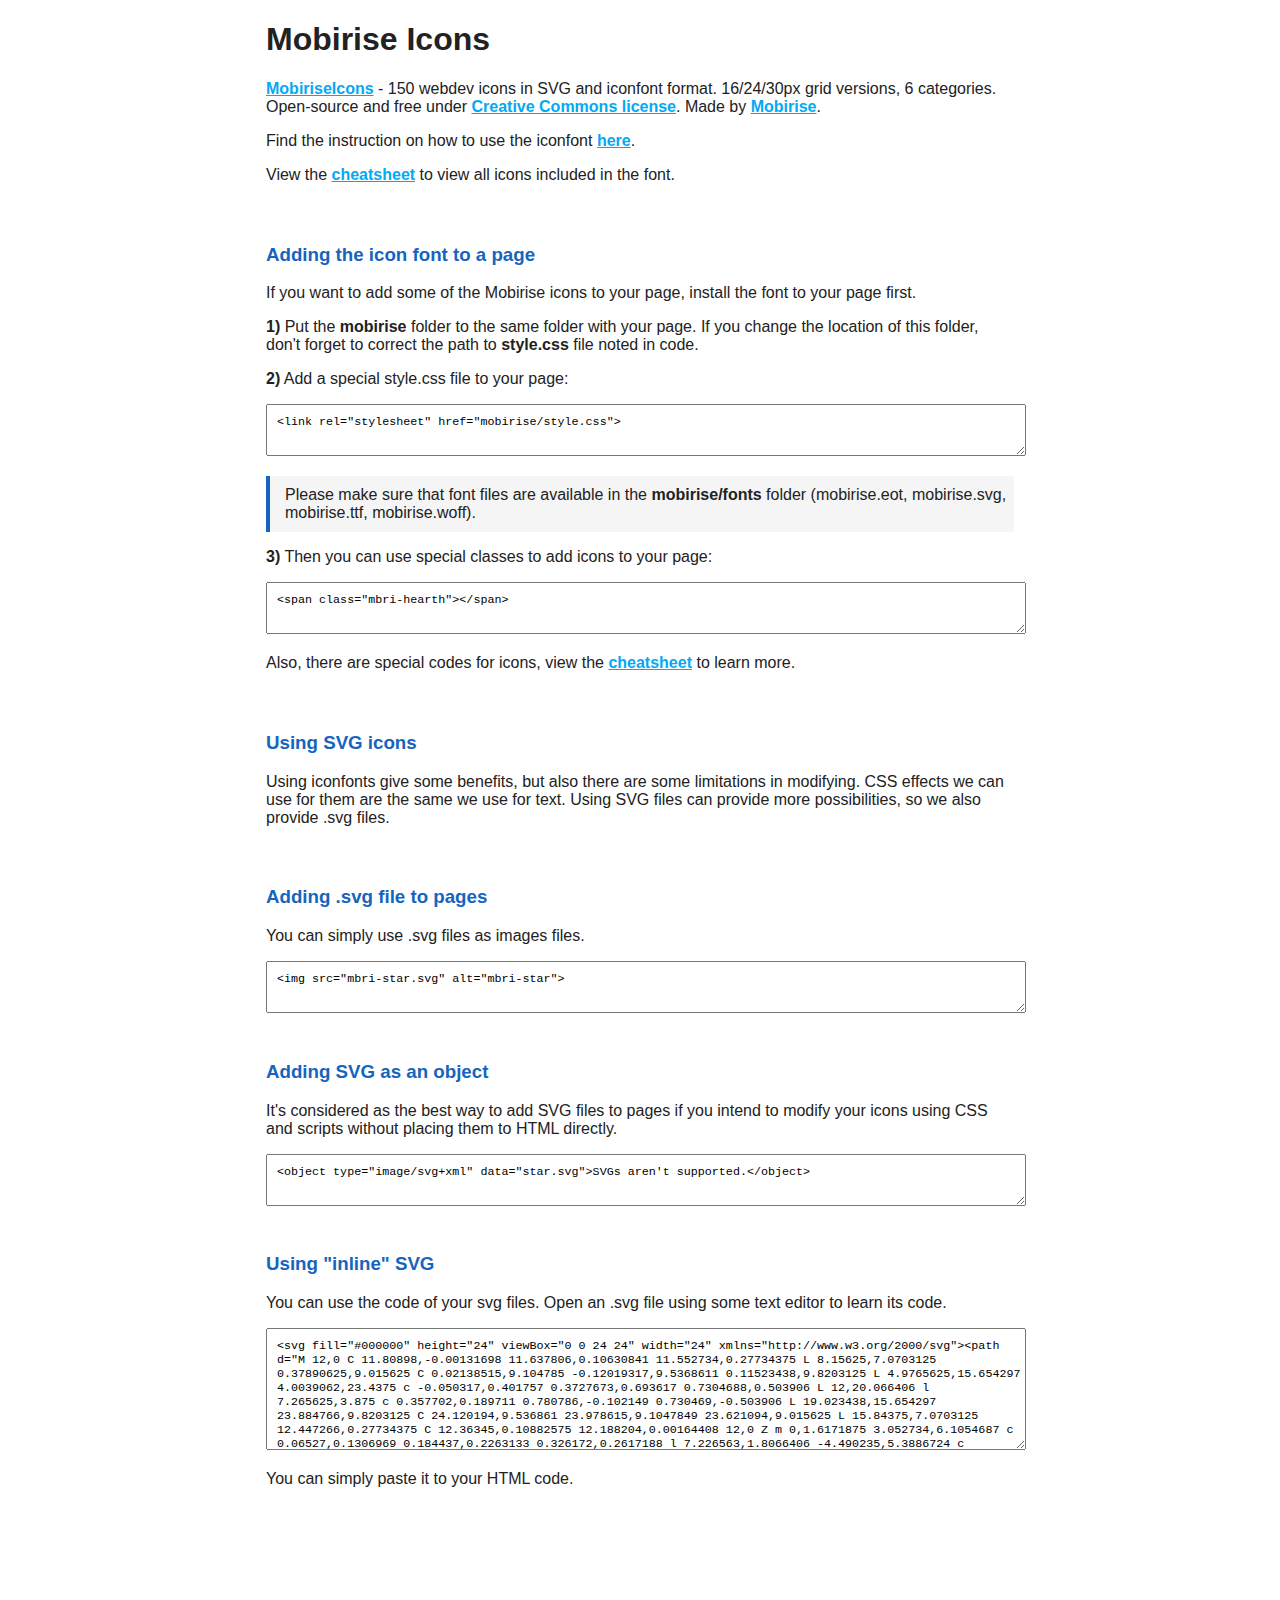
<file: mobiriseicons/readme.html>
<!DOCTYPE html>
<html>
    <head>
        <title>Mobirise Icons</title>
        <style>
            .instuction {
                font-family: sans-serif, Arial;
                display: block;
                margin: 0 auto;
                max-width: 768px;
                width: 100%;
                padding: 0 10px;
                color: #222;
                -webkit-box-sizing: border-box;
                -moz-box-sizing: border-box;
                box-sizing: border-box;
            }
            .instuction textarea {
                font-size: 0.9em;
                min-height: 30px;
                padding: 10px;
                padding-right: 0px;
                overflow: auto;
                max-width: 100%;
                width: 100%;
            }
            .note {padding-top:25px;}
            .note h3 {color:#1565C0;}
            a {
                color:#03A9F4;
                font-weight: bold;
            }
            a:visited { color:#7E57C2;}
            .footer {
                padding-top: 100px;
                text-align: center;
            }
            .p {
                padding-top: 5px;
                padding-bottom: 5px;
            }
            .highlighted {
                background-color: #F5F5F5; 
                padding-left:15px; 
                padding-top:10px;
                padding-bottom:10px; 
                border-left: .25rem solid #1565C0;
            }        
        </style>
        
    </head>

<body>
    <div class="instuction">
        
        
        <h1>Mobirise Icons</h1>
        <p><a href="https://mobiriseicons.com/">MobiriseIcons</a> - 150 webdev icons in SVG and iconfont format.  16/24/30px grid versions, 6 categories. Open-source and free under <a href="https://creativecommons.org/licenses/by/4.0/">Creative Commons license</a>. 
            Made by <a href ="https://mobirise.com">Mobirise</a>.</p>
    <p>Find the instruction on how to use the iconfont <a href="https://mobiriseicons.com/index.html#text1-z">here</a>.</p>
    <p>View the <a href="https://mobiriseicons.com/cheatsheet.html">cheatsheet</a> to view all icons included in the font.</p>
    
        <div class="note">
            <h3>Adding the icon font to a page</h3>
            <p>If you want to add some of the Mobirise icons to your page, install the font to your page first.</p>          
            <p><b>1)</b> Put the <b>mobirise</b> folder to the same folder with your page. If you change the location of this folder, don't forget to correct the path to <b>style.css</b> file noted in code.</p>
            <p><b>2)</b> Add a special style.css file to your page:</p>
            <textarea onclick="this.select()">&lt;link rel="stylesheet" href="mobirise/style.css"&gt;</textarea>
            <p class="highlighted">Please make sure that font files are available in the <b>mobirise/fonts</b> folder (mobirise.eot, mobirise.svg, mobirise.ttf, mobirise.woff).</p>   
            <p><b>3)</b> Then you can use special classes to add icons to your page:</p>
            <textarea>&lt;span class="mbri-hearth"&gt;&lt;/span&gt;</textarea>
            <p>Also, there are special codes for icons, view the <a href="https://mobiriseicons.com/cheatsheet.html">cheatsheet</a> to learn more.</p>            
        </div>
    
        <div class="note">
            <h3>Using SVG icons</h3>
            <p>Using iconfonts give some benefits, but also there are some limitations in modifying. CSS effects we can use for them are the same we use for text. Using SVG files can provide more possibilities, so we also provide .svg files.&nbsp;</p> 
        </div>
    
        <div class="note">
            <h3>Adding .svg file to pages</h3>
            <p> You can simply use .svg files as images files.</p>
            <textarea>&lt;img src="mbri-star.svg" alt="mbri-star"&gt;</textarea>
        </div>
        <div class="note">
            <h3 class="styled mbr-editable-content">Adding SVG as an object</h3>
            <p>It's considered as the best way to add SVG files to pages if you intend to modify your icons using CSS and scripts without placing them to HTML directly.</p>
            <textarea>&lt;object type="image/svg+xml" data="star.svg"&gt;SVGs aren't supported.&lt;/object&gt;</textarea>
        </div>
    <div class="note">
        <h3>Using "inline" SVG</h3> 
        <p>You can use the code of your svg files. Open an .svg file using some text editor to learn its code.</p>
        <textarea style="min-height: 100px;">&lt;svg fill="#000000" height="24" viewBox="0 0 24 24" width="24" xmlns="http://www.w3.org/2000/svg"&gt;&lt;path d="M 12,0 C 11.80898,-0.00131698 11.637806,0.10630841 11.552734,0.27734375 L 8.15625,7.0703125 0.37890625,9.015625 C 0.02138515,9.104785 -0.12019317,9.5368611 0.11523438,9.8203125 L 4.9765625,15.654297 4.0039062,23.4375 c -0.050317,0.401757 0.3727673,0.693617 0.7304688,0.503906 L 12,20.066406 l 7.265625,3.875 c 0.357702,0.189711 0.780786,-0.102149 0.730469,-0.503906 L 19.023438,15.654297 23.884766,9.8203125 C 24.120194,9.536861 23.978615,9.1047849 23.621094,9.015625 L 15.84375,7.0703125 12.447266,0.27734375 C 12.36345,0.10882575 12.188204,0.00164408 12,0 Z m 0,1.6171875 3.052734,6.1054687 c 0.06527,0.1306969 0.184437,0.2263133 0.326172,0.2617188 l 7.226563,1.8066406 -4.490235,5.3886724 c -0.08857,0.106654 -0.128889,0.245293 -0.111328,0.382812 l 0.88086,7.042969 -6.650391,-3.546875 c -0.146573,-0.07777 -0.322177,-0.07777 -0.46875,0 L 5.1152344,22.605469 5.9960938,15.5625 C 6.0136552,15.424981 5.9733368,15.286342 5.8847656,15.179688 L 1.3945312,9.7910156 8.6210938,7.984375 C 8.7628285,7.9489695 8.8819922,7.853353 8.9472656,7.7226562 Z"/&gt;&lt;/svg&gt;</textarea>
        <p>You can simply paste it to your HTML code.</p>
        </div>


<div class="footer">
        

                    <span>(c) 2016 <a href="https://mobiriseicons.com/" class="text-black">MobiriseIcons.com</a>,  developed by <a href="https://mobirise.com" class="text-black">Mobirise</a>, <a href="https://creativecommons.org/licenses/by/4.0/" class="text-black">CC BY 4.0. License</a></span>
          


</div>
        </div>
    
    </body>
</html>
</file>
<file: MaterialDesign-Webfont-master/css/materialdesignicons.css>
/* MaterialDesignIcons.com */
@font-face {
  font-family: "Material Design Icons";
  src: url("../fonts/materialdesignicons-webfont.eot?v=4.9.95");
  src: url("../fonts/materialdesignicons-webfont.eot?#iefix&v=4.9.95") format("embedded-opentype"), url("../fonts/materialdesignicons-webfont.woff2?v=4.9.95") format("woff2"), url("../fonts/materialdesignicons-webfont.woff?v=4.9.95") format("woff"), url("../fonts/materialdesignicons-webfont.ttf?v=4.9.95") format("truetype");
  font-weight: normal;
  font-style: normal;
}

.mdi:before,
.mdi-set {
  display: inline-block;
  font: normal normal normal 24px/1 "Material Design Icons";
  font-size: inherit;
  text-rendering: auto;
  line-height: inherit;
  -webkit-font-smoothing: antialiased;
  -moz-osx-font-smoothing: grayscale;
}

.mdi-ab-testing::before {
  content: "\F001C";
}

.mdi-abjad-arabic::before {
  content: "\F0353";
}

.mdi-abjad-hebrew::before {
  content: "\F0354";
}

.mdi-abugida-devanagari::before {
  content: "\F0355";
}

.mdi-abugida-thai::before {
  content: "\F0356";
}

.mdi-access-point::before {
  content: "\F002";
}

.mdi-access-point-network::before {
  content: "\F003";
}

.mdi-access-point-network-off::before {
  content: "\FBBD";
}

.mdi-account::before {
  content: "\F004";
}

.mdi-account-alert::before {
  content: "\F005";
}

.mdi-account-alert-outline::before {
  content: "\FB2C";
}

.mdi-account-arrow-left::before {
  content: "\FB2D";
}

.mdi-account-arrow-left-outline::before {
  content: "\FB2E";
}

.mdi-account-arrow-right::before {
  content: "\FB2F";
}

.mdi-account-arrow-right-outline::before {
  content: "\FB30";
}

.mdi-account-badge::before {
  content: "\FD83";
}

.mdi-account-badge-alert::before {
  content: "\FD84";
}

.mdi-account-badge-alert-outline::before {
  content: "\FD85";
}

.mdi-account-badge-horizontal::before {
  content: "\FDF0";
}

.mdi-account-badge-horizontal-outline::before {
  content: "\FDF1";
}

.mdi-account-badge-outline::before {
  content: "\FD86";
}

.mdi-account-box::before {
  content: "\F006";
}

.mdi-account-box-multiple::before {
  content: "\F933";
}

.mdi-account-box-multiple-outline::before {
  content: "\F002C";
}

.mdi-account-box-outline::before {
  content: "\F007";
}

.mdi-account-cancel::before {
  content: "\F030A";
}

.mdi-account-cancel-outline::before {
  content: "\F030B";
}

.mdi-account-card-details::before {
  content: "\F5D2";
}

.mdi-account-card-details-outline::before {
  content: "\FD87";
}

.mdi-account-cash::before {
  content: "\F00C2";
}

.mdi-account-cash-outline::before {
  content: "\F00C3";
}

.mdi-account-check::before {
  content: "\F008";
}

.mdi-account-check-outline::before {
  content: "\FBBE";
}

.mdi-account-child::before {
  content: "\FA88";
}

.mdi-account-child-circle::before {
  content: "\FA89";
}

.mdi-account-child-outline::before {
  content: "\F00F3";
}

.mdi-account-circle::before {
  content: "\F009";
}

.mdi-account-circle-outline::before {
  content: "\FB31";
}

.mdi-account-clock::before {
  content: "\FB32";
}

.mdi-account-clock-outline::before {
  content: "\FB33";
}

.mdi-account-cog::before {
  content: "\F039B";
}

.mdi-account-cog-outline::before {
  content: "\F039C";
}

.mdi-account-convert::before {
  content: "\F00A";
}

.mdi-account-convert-outline::before {
  content: "\F032C";
}

.mdi-account-details::before {
  content: "\F631";
}

.mdi-account-details-outline::before {
  content: "\F039D";
}

.mdi-account-edit::before {
  content: "\F6BB";
}

.mdi-account-edit-outline::before {
  content: "\F001D";
}

.mdi-account-group::before {
  content: "\F848";
}

.mdi-account-group-outline::before {
  content: "\FB34";
}

.mdi-account-heart::before {
  content: "\F898";
}

.mdi-account-heart-outline::before {
  content: "\FBBF";
}

.mdi-account-key::before {
  content: "\F00B";
}

.mdi-account-key-outline::before {
  content: "\FBC0";
}

.mdi-account-lock::before {
  content: "\F0189";
}

.mdi-account-lock-outline::before {
  content: "\F018A";
}

.mdi-account-minus::before {
  content: "\F00D";
}

.mdi-account-minus-outline::before {
  content: "\FAEB";
}

.mdi-account-multiple::before {
  content: "\F00E";
}

.mdi-account-multiple-check::before {
  content: "\F8C4";
}

.mdi-account-multiple-check-outline::before {
  content: "\F0229";
}

.mdi-account-multiple-minus::before {
  content: "\F5D3";
}

.mdi-account-multiple-minus-outline::before {
  content: "\FBC1";
}

.mdi-account-multiple-outline::before {
  content: "\F00F";
}

.mdi-account-multiple-plus::before {
  content: "\F010";
}

.mdi-account-multiple-plus-outline::before {
  content: "\F7FF";
}

.mdi-account-multiple-remove::before {
  content: "\F0235";
}

.mdi-account-multiple-remove-outline::before {
  content: "\F0236";
}

.mdi-account-network::before {
  content: "\F011";
}

.mdi-account-network-outline::before {
  content: "\FBC2";
}

.mdi-account-off::before {
  content: "\F012";
}

.mdi-account-off-outline::before {
  content: "\FBC3";
}

.mdi-account-outline::before {
  content: "\F013";
}

.mdi-account-plus::before {
  content: "\F014";
}

.mdi-account-plus-outline::before {
  content: "\F800";
}

.mdi-account-question::before {
  content: "\FB35";
}

.mdi-account-question-outline::before {
  content: "\FB36";
}

.mdi-account-remove::before {
  content: "\F015";
}

.mdi-account-remove-outline::before {
  content: "\FAEC";
}

.mdi-account-search::before {
  content: "\F016";
}

.mdi-account-search-outline::before {
  content: "\F934";
}

.mdi-account-settings::before {
  content: "\F630";
}

.mdi-account-settings-outline::before {
  content: "\F00F4";
}

.mdi-account-star::before {
  content: "\F017";
}

.mdi-account-star-outline::before {
  content: "\FBC4";
}

.mdi-account-supervisor::before {
  content: "\FA8A";
}

.mdi-account-supervisor-circle::before {
  content: "\FA8B";
}

.mdi-account-supervisor-outline::before {
  content: "\F0158";
}

.mdi-account-switch::before {
  content: "\F019";
}

.mdi-account-tie::before {
  content: "\FCBF";
}

.mdi-account-tie-outline::before {
  content: "\F00F5";
}

.mdi-account-tie-voice::before {
  content: "\F0333";
}

.mdi-account-tie-voice-off::before {
  content: "\F0335";
}

.mdi-account-tie-voice-off-outline::before {
  content: "\F0336";
}

.mdi-account-tie-voice-outline::before {
  content: "\F0334";
}

.mdi-accusoft::before {
  content: "\F849";
}

.mdi-adjust::before {
  content: "\F01A";
}

.mdi-adobe::before {
  content: "\F935";
}

.mdi-adobe-acrobat::before {
  content: "\FFBD";
}

.mdi-air-conditioner::before {
  content: "\F01B";
}

.mdi-air-filter::before {
  content: "\FD1F";
}

.mdi-air-horn::before {
  content: "\FD88";
}

.mdi-air-humidifier::before {
  content: "\F00C4";
}

.mdi-air-purifier::before {
  content: "\FD20";
}

.mdi-airbag::before {
  content: "\FBC5";
}

.mdi-airballoon::before {
  content: "\F01C";
}

.mdi-airballoon-outline::before {
  content: "\F002D";
}

.mdi-airplane::before {
  content: "\F01D";
}

.mdi-airplane-landing::before {
  content: "\F5D4";
}

.mdi-airplane-off::before {
  content: "\F01E";
}

.mdi-airplane-takeoff::before {
  content: "\F5D5";
}

.mdi-airplay::before {
  content: "\F01F";
}

.mdi-airport::before {
  content: "\F84A";
}

.mdi-alarm::before {
  content: "\F020";
}

.mdi-alarm-bell::before {
  content: "\F78D";
}

.mdi-alarm-check::before {
  content: "\F021";
}

.mdi-alarm-light::before {
  content: "\F78E";
}

.mdi-alarm-light-outline::before {
  content: "\FBC6";
}

.mdi-alarm-multiple::before {
  content: "\F022";
}

.mdi-alarm-note::before {
  content: "\FE8E";
}

.mdi-alarm-note-off::before {
  content: "\FE8F";
}

.mdi-alarm-off::before {
  content: "\F023";
}

.mdi-alarm-plus::before {
  content: "\F024";
}

.mdi-alarm-snooze::before {
  content: "\F68D";
}

.mdi-album::before {
  content: "\F025";
}

.mdi-alert::before {
  content: "\F026";
}

.mdi-alert-box::before {
  content: "\F027";
}

.mdi-alert-box-outline::before {
  content: "\FCC0";
}

.mdi-alert-circle::before {
  content: "\F028";
}

.mdi-alert-circle-check::before {
  content: "\F0218";
}

.mdi-alert-circle-check-outline::before {
  content: "\F0219";
}

.mdi-alert-circle-outline::before {
  content: "\F5D6";
}

.mdi-alert-decagram::before {
  content: "\F6BC";
}

.mdi-alert-decagram-outline::before {
  content: "\FCC1";
}

.mdi-alert-octagon::before {
  content: "\F029";
}

.mdi-alert-octagon-outline::before {
  content: "\FCC2";
}

.mdi-alert-octagram::before {
  content: "\F766";
}

.mdi-alert-octagram-outline::before {
  content: "\FCC3";
}

.mdi-alert-outline::before {
  content: "\F02A";
}

.mdi-alert-rhombus::before {
  content: "\F01F9";
}

.mdi-alert-rhombus-outline::before {
  content: "\F01FA";
}

.mdi-alien::before {
  content: "\F899";
}

.mdi-alien-outline::before {
  content: "\F00F6";
}

.mdi-align-horizontal-center::before {
  content: "\F01EE";
}

.mdi-align-horizontal-left::before {
  content: "\F01ED";
}

.mdi-align-horizontal-right::before {
  content: "\F01EF";
}

.mdi-align-vertical-bottom::before {
  content: "\F01F0";
}

.mdi-align-vertical-center::before {
  content: "\F01F1";
}

.mdi-align-vertical-top::before {
  content: "\F01F2";
}

.mdi-all-inclusive::before {
  content: "\F6BD";
}

.mdi-allergy::before {
  content: "\F0283";
}

.mdi-alpha::before {
  content: "\F02B";
}

.mdi-alpha-a::before {
  content: "\41";
}

.mdi-alpha-a-box::before {
  content: "\FAED";
}

.mdi-alpha-a-box-outline::before {
  content: "\FBC7";
}

.mdi-alpha-a-circle::before {
  content: "\FBC8";
}

.mdi-alpha-a-circle-outline::before {
  content: "\FBC9";
}

.mdi-alpha-b::before {
  content: "\42";
}

.mdi-alpha-b-box::before {
  content: "\FAEE";
}

.mdi-alpha-b-box-outline::before {
  content: "\FBCA";
}

.mdi-alpha-b-circle::before {
  content: "\FBCB";
}

.mdi-alpha-b-circle-outline::before {
  content: "\FBCC";
}

.mdi-alpha-c::before {
  content: "\43";
}

.mdi-alpha-c-box::before {
  content: "\FAEF";
}

.mdi-alpha-c-box-outline::before {
  content: "\FBCD";
}

.mdi-alpha-c-circle::before {
  content: "\FBCE";
}

.mdi-alpha-c-circle-outline::before {
  content: "\FBCF";
}

.mdi-alpha-d::before {
  content: "\44";
}

.mdi-alpha-d-box::before {
  content: "\FAF0";
}

.mdi-alpha-d-box-outline::before {
  content: "\FBD0";
}

.mdi-alpha-d-circle::before {
  content: "\FBD1";
}

.mdi-alpha-d-circle-outline::before {
  content: "\FBD2";
}

.mdi-alpha-e::before {
  content: "\45";
}

.mdi-alpha-e-box::before {
  content: "\FAF1";
}

.mdi-alpha-e-box-outline::before {
  content: "\FBD3";
}

.mdi-alpha-e-circle::before {
  content: "\FBD4";
}

.mdi-alpha-e-circle-outline::before {
  content: "\FBD5";
}

.mdi-alpha-f::before {
  content: "\46";
}

.mdi-alpha-f-box::before {
  content: "\FAF2";
}

.mdi-alpha-f-box-outline::before {
  content: "\FBD6";
}

.mdi-alpha-f-circle::before {
  content: "\FBD7";
}

.mdi-alpha-f-circle-outline::before {
  content: "\FBD8";
}

.mdi-alpha-g::before {
  content: "\47";
}

.mdi-alpha-g-box::before {
  content: "\FAF3";
}

.mdi-alpha-g-box-outline::before {
  content: "\FBD9";
}

.mdi-alpha-g-circle::before {
  content: "\FBDA";
}

.mdi-alpha-g-circle-outline::before {
  content: "\FBDB";
}

.mdi-alpha-h::before {
  content: "\48";
}

.mdi-alpha-h-box::before {
  content: "\FAF4";
}

.mdi-alpha-h-box-outline::before {
  content: "\FBDC";
}

.mdi-alpha-h-circle::before {
  content: "\FBDD";
}

.mdi-alpha-h-circle-outline::before {
  content: "\FBDE";
}

.mdi-alpha-i::before {
  content: "\49";
}

.mdi-alpha-i-box::before {
  content: "\FAF5";
}

.mdi-alpha-i-box-outline::before {
  content: "\FBDF";
}

.mdi-alpha-i-circle::before {
  content: "\FBE0";
}

.mdi-alpha-i-circle-outline::before {
  content: "\FBE1";
}

.mdi-alpha-j::before {
  content: "\4A";
}

.mdi-alpha-j-box::before {
  content: "\FAF6";
}

.mdi-alpha-j-box-outline::before {
  content: "\FBE2";
}

.mdi-alpha-j-circle::before {
  content: "\FBE3";
}

.mdi-alpha-j-circle-outline::before {
  content: "\FBE4";
}

.mdi-alpha-k::before {
  content: "\4B";
}

.mdi-alpha-k-box::before {
  content: "\FAF7";
}

.mdi-alpha-k-box-outline::before {
  content: "\FBE5";
}

.mdi-alpha-k-circle::before {
  content: "\FBE6";
}

.mdi-alpha-k-circle-outline::before {
  content: "\FBE7";
}

.mdi-alpha-l::before {
  content: "\4C";
}

.mdi-alpha-l-box::before {
  content: "\FAF8";
}

.mdi-alpha-l-box-outline::before {
  content: "\FBE8";
}

.mdi-alpha-l-circle::before {
  content: "\FBE9";
}

.mdi-alpha-l-circle-outline::before {
  content: "\FBEA";
}

.mdi-alpha-m::before {
  content: "\4D";
}

.mdi-alpha-m-box::before {
  content: "\FAF9";
}

.mdi-alpha-m-box-outline::before {
  content: "\FBEB";
}

.mdi-alpha-m-circle::before {
  content: "\FBEC";
}

.mdi-alpha-m-circle-outline::before {
  content: "\FBED";
}

.mdi-alpha-n::before {
  content: "\4E";
}

.mdi-alpha-n-box::before {
  content: "\FAFA";
}

.mdi-alpha-n-box-outline::before {
  content: "\FBEE";
}

.mdi-alpha-n-circle::before {
  content: "\FBEF";
}

.mdi-alpha-n-circle-outline::before {
  content: "\FBF0";
}

.mdi-alpha-o::before {
  content: "\4F";
}

.mdi-alpha-o-box::before {
  content: "\FAFB";
}

.mdi-alpha-o-box-outline::before {
  content: "\FBF1";
}

.mdi-alpha-o-circle::before {
  content: "\FBF2";
}

.mdi-alpha-o-circle-outline::before {
  content: "\FBF3";
}

.mdi-alpha-p::before {
  content: "\50";
}

.mdi-alpha-p-box::before {
  content: "\FAFC";
}

.mdi-alpha-p-box-outline::before {
  content: "\FBF4";
}

.mdi-alpha-p-circle::before {
  content: "\FBF5";
}

.mdi-alpha-p-circle-outline::before {
  content: "\FBF6";
}

.mdi-alpha-q::before {
  content: "\51";
}

.mdi-alpha-q-box::before {
  content: "\FAFD";
}

.mdi-alpha-q-box-outline::before {
  content: "\FBF7";
}

.mdi-alpha-q-circle::before {
  content: "\FBF8";
}

.mdi-alpha-q-circle-outline::before {
  content: "\FBF9";
}

.mdi-alpha-r::before {
  content: "\52";
}

.mdi-alpha-r-box::before {
  content: "\FAFE";
}

.mdi-alpha-r-box-outline::before {
  content: "\FBFA";
}

.mdi-alpha-r-circle::before {
  content: "\FBFB";
}

.mdi-alpha-r-circle-outline::before {
  content: "\FBFC";
}

.mdi-alpha-s::before {
  content: "\53";
}

.mdi-alpha-s-box::before {
  content: "\FAFF";
}

.mdi-alpha-s-box-outline::before {
  content: "\FBFD";
}

.mdi-alpha-s-circle::before {
  content: "\FBFE";
}

.mdi-alpha-s-circle-outline::before {
  content: "\FBFF";
}

.mdi-alpha-t::before {
  content: "\54";
}

.mdi-alpha-t-box::before {
  content: "\FB00";
}

.mdi-alpha-t-box-outline::before {
  content: "\FC00";
}

.mdi-alpha-t-circle::before {
  content: "\FC01";
}

.mdi-alpha-t-circle-outline::before {
  content: "\FC02";
}

.mdi-alpha-u::before {
  content: "\55";
}

.mdi-alpha-u-box::before {
  content: "\FB01";
}

.mdi-alpha-u-box-outline::before {
  content: "\FC03";
}

.mdi-alpha-u-circle::before {
  content: "\FC04";
}

.mdi-alpha-u-circle-outline::before {
  content: "\FC05";
}

.mdi-alpha-v::before {
  content: "\56";
}

.mdi-alpha-v-box::before {
  content: "\FB02";
}

.mdi-alpha-v-box-outline::before {
  content: "\FC06";
}

.mdi-alpha-v-circle::before {
  content: "\FC07";
}

.mdi-alpha-v-circle-outline::before {
  content: "\FC08";
}

.mdi-alpha-w::before {
  content: "\57";
}

.mdi-alpha-w-box::before {
  content: "\FB03";
}

.mdi-alpha-w-box-outline::before {
  content: "\FC09";
}

.mdi-alpha-w-circle::before {
  content: "\FC0A";
}

.mdi-alpha-w-circle-outline::before {
  content: "\FC0B";
}

.mdi-alpha-x::before {
  content: "\58";
}

.mdi-alpha-x-box::before {
  content: "\FB04";
}

.mdi-alpha-x-box-outline::before {
  content: "\FC0C";
}

.mdi-alpha-x-circle::before {
  content: "\FC0D";
}

.mdi-alpha-x-circle-outline::before {
  content: "\FC0E";
}

.mdi-alpha-y::before {
  content: "\59";
}

.mdi-alpha-y-box::before {
  content: "\FB05";
}

.mdi-alpha-y-box-outline::before {
  content: "\FC0F";
}

.mdi-alpha-y-circle::before {
  content: "\FC10";
}

.mdi-alpha-y-circle-outline::before {
  content: "\FC11";
}

.mdi-alpha-z::before {
  content: "\5A";
}

.mdi-alpha-z-box::before {
  content: "\FB06";
}

.mdi-alpha-z-box-outline::before {
  content: "\FC12";
}

.mdi-alpha-z-circle::before {
  content: "\FC13";
}

.mdi-alpha-z-circle-outline::before {
  content: "\FC14";
}

.mdi-alphabet-aurebesh::before {
  content: "\F0357";
}

.mdi-alphabet-cyrillic::before {
  content: "\F0358";
}

.mdi-alphabet-greek::before {
  content: "\F0359";
}

.mdi-alphabet-latin::before {
  content: "\F035A";
}

.mdi-alphabet-piqad::before {
  content: "\F035B";
}

.mdi-alphabet-tengwar::before {
  content: "\F0362";
}

.mdi-alphabetical::before {
  content: "\F02C";
}

.mdi-alphabetical-off::before {
  content: "\F002E";
}

.mdi-alphabetical-variant::before {
  content: "\F002F";
}

.mdi-alphabetical-variant-off::before {
  content: "\F0030";
}

.mdi-altimeter::before {
  content: "\F5D7";
}

.mdi-amazon::before {
  content: "\F02D";
}

.mdi-amazon-alexa::before {
  content: "\F8C5";
}

.mdi-amazon-drive::before {
  content: "\F02E";
}

.mdi-ambulance::before {
  content: "\F02F";
}

.mdi-ammunition::before {
  content: "\FCC4";
}

.mdi-ampersand::before {
  content: "\FA8C";
}

.mdi-amplifier::before {
  content: "\F030";
}

.mdi-amplifier-off::before {
  content: "\F01E0";
}

.mdi-anchor::before {
  content: "\F031";
}

.mdi-android::before {
  content: "\F032";
}

.mdi-android-auto::before {
  content: "\FA8D";
}

.mdi-android-debug-bridge::before {
  content: "\F033";
}

.mdi-android-head::before {
  content: "\F78F";
}

.mdi-android-messages::before {
  content: "\FD21";
}

.mdi-android-studio::before {
  content: "\F034";
}

.mdi-angle-acute::before {
  content: "\F936";
}

.mdi-angle-obtuse::before {
  content: "\F937";
}

.mdi-angle-right::before {
  content: "\F938";
}

.mdi-angular::before {
  content: "\F6B1";
}

.mdi-angularjs::before {
  content: "\F6BE";
}

.mdi-animation::before {
  content: "\F5D8";
}

.mdi-animation-outline::before {
  content: "\FA8E";
}

.mdi-animation-play::before {
  content: "\F939";
}

.mdi-animation-play-outline::before {
  content: "\FA8F";
}

.mdi-ansible::before {
  content: "\F00C5";
}

.mdi-antenna::before {
  content: "\F0144";
}

.mdi-anvil::before {
  content: "\F89A";
}

.mdi-apache-kafka::before {
  content: "\F0031";
}

.mdi-api::before {
  content: "\F00C6";
}

.mdi-api-off::before {
  content: "\F0282";
}

.mdi-apple::before {
  content: "\F035";
}

.mdi-apple-finder::before {
  content: "\F036";
}

.mdi-apple-icloud::before {
  content: "\F038";
}

.mdi-apple-ios::before {
  content: "\F037";
}

.mdi-apple-keyboard-caps::before {
  content: "\F632";
}

.mdi-apple-keyboard-command::before {
  content: "\F633";
}

.mdi-apple-keyboard-control::before {
  content: "\F634";
}

.mdi-apple-keyboard-option::before {
  content: "\F635";
}

.mdi-apple-keyboard-shift::before {
  content: "\F636";
}

.mdi-apple-safari::before {
  content: "\F039";
}

.mdi-application::before {
  content: "\F614";
}

.mdi-application-export::before {
  content: "\FD89";
}

.mdi-application-import::before {
  content: "\FD8A";
}

.mdi-approximately-equal::before {
  content: "\FFBE";
}

.mdi-approximately-equal-box::before {
  content: "\FFBF";
}

.mdi-apps::before {
  content: "\F03B";
}

.mdi-apps-box::before {
  content: "\FD22";
}

.mdi-arch::before {
  content: "\F8C6";
}

.mdi-archive::before {
  content: "\F03C";
}

.mdi-archive-arrow-down::before {
  content: "\F0284";
}

.mdi-archive-arrow-down-outline::before {
  content: "\F0285";
}

.mdi-archive-arrow-up::before {
  content: "\F0286";
}

.mdi-archive-arrow-up-outline::before {
  content: "\F0287";
}

.mdi-archive-outline::before {
  content: "\F0239";
}

.mdi-arm-flex::before {
  content: "\F008F";
}

.mdi-arm-flex-outline::before {
  content: "\F0090";
}

.mdi-arrange-bring-forward::before {
  content: "\F03D";
}

.mdi-arrange-bring-to-front::before {
  content: "\F03E";
}

.mdi-arrange-send-backward::before {
  content: "\F03F";
}

.mdi-arrange-send-to-back::before {
  content: "\F040";
}

.mdi-arrow-all::before {
  content: "\F041";
}

.mdi-arrow-bottom-left::before {
  content: "\F042";
}

.mdi-arrow-bottom-left-bold-outline::before {
  content: "\F9B6";
}

.mdi-arrow-bottom-left-thick::before {
  content: "\F9B7";
}

.mdi-arrow-bottom-right::before {
  content: "\F043";
}

.mdi-arrow-bottom-right-bold-outline::before {
  content: "\F9B8";
}

.mdi-arrow-bottom-right-thick::before {
  content: "\F9B9";
}

.mdi-arrow-collapse::before {
  content: "\F615";
}

.mdi-arrow-collapse-all::before {
  content: "\F044";
}

.mdi-arrow-collapse-down::before {
  content: "\F791";
}

.mdi-arrow-collapse-horizontal::before {
  content: "\F84B";
}

.mdi-arrow-collapse-left::before {
  content: "\F792";
}

.mdi-arrow-collapse-right::before {
  content: "\F793";
}

.mdi-arrow-collapse-up::before {
  content: "\F794";
}

.mdi-arrow-collapse-vertical::before {
  content: "\F84C";
}

.mdi-arrow-decision::before {
  content: "\F9BA";
}

.mdi-arrow-decision-auto::before {
  content: "\F9BB";
}

.mdi-arrow-decision-auto-outline::before {
  content: "\F9BC";
}

.mdi-arrow-decision-outline::before {
  content: "\F9BD";
}

.mdi-arrow-down::before {
  content: "\F045";
}

.mdi-arrow-down-bold::before {
  content: "\F72D";
}

.mdi-arrow-down-bold-box::before {
  content: "\F72E";
}

.mdi-arrow-down-bold-box-outline::before {
  content: "\F72F";
}

.mdi-arrow-down-bold-circle::before {
  content: "\F047";
}

.mdi-arrow-down-bold-circle-outline::before {
  content: "\F048";
}

.mdi-arrow-down-bold-hexagon-outline::before {
  content: "\F049";
}

.mdi-arrow-down-bold-outline::before {
  content: "\F9BE";
}

.mdi-arrow-down-box::before {
  content: "\F6BF";
}

.mdi-arrow-down-circle::before {
  content: "\FCB7";
}

.mdi-arrow-down-circle-outline::before {
  content: "\FCB8";
}

.mdi-arrow-down-drop-circle::before {
  content: "\F04A";
}

.mdi-arrow-down-drop-circle-outline::before {
  content: "\F04B";
}

.mdi-arrow-down-thick::before {
  content: "\F046";
}

.mdi-arrow-expand::before {
  content: "\F616";
}

.mdi-arrow-expand-all::before {
  content: "\F04C";
}

.mdi-arrow-expand-down::before {
  content: "\F795";
}

.mdi-arrow-expand-horizontal::before {
  content: "\F84D";
}

.mdi-arrow-expand-left::before {
  content: "\F796";
}

.mdi-arrow-expand-right::before {
  content: "\F797";
}

.mdi-arrow-expand-up::before {
  content: "\F798";
}

.mdi-arrow-expand-vertical::before {
  content: "\F84E";
}

.mdi-arrow-horizontal-lock::before {
  content: "\F0186";
}

.mdi-arrow-left::before {
  content: "\F04D";
}

.mdi-arrow-left-bold::before {
  content: "\F730";
}

.mdi-arrow-left-bold-box::before {
  content: "\F731";
}

.mdi-arrow-left-bold-box-outline::before {
  content: "\F732";
}

.mdi-arrow-left-bold-circle::before {
  content: "\F04F";
}

.mdi-arrow-left-bold-circle-outline::before {
  content: "\F050";
}

.mdi-arrow-left-bold-hexagon-outline::before {
  content: "\F051";
}

.mdi-arrow-left-bold-outline::before {
  content: "\F9BF";
}

.mdi-arrow-left-box::before {
  content: "\F6C0";
}

.mdi-arrow-left-circle::before {
  content: "\FCB9";
}

.mdi-arrow-left-circle-outline::before {
  content: "\FCBA";
}

.mdi-arrow-left-drop-circle::before {
  content: "\F052";
}

.mdi-arrow-left-drop-circle-outline::before {
  content: "\F053";
}

.mdi-arrow-left-right::before {
  content: "\FE90";
}

.mdi-arrow-left-right-bold::before {
  content: "\FE91";
}

.mdi-arrow-left-right-bold-outline::before {
  content: "\F9C0";
}

.mdi-arrow-left-thick::before {
  content: "\F04E";
}

.mdi-arrow-right::before {
  content: "\F054";
}

.mdi-arrow-right-bold::before {
  content: "\F733";
}

.mdi-arrow-right-bold-box::before {
  content: "\F734";
}

.mdi-arrow-right-bold-box-outline::before {
  content: "\F735";
}

.mdi-arrow-right-bold-circle::before {
  content: "\F056";
}

.mdi-arrow-right-bold-circle-outline::before {
  content: "\F057";
}

.mdi-arrow-right-bold-hexagon-outline::before {
  content: "\F058";
}

.mdi-arrow-right-bold-outline::before {
  content: "\F9C1";
}

.mdi-arrow-right-box::before {
  content: "\F6C1";
}

.mdi-arrow-right-circle::before {
  content: "\FCBB";
}

.mdi-arrow-right-circle-outline::before {
  content: "\FCBC";
}

.mdi-arrow-right-drop-circle::before {
  content: "\F059";
}

.mdi-arrow-right-drop-circle-outline::before {
  content: "\F05A";
}

.mdi-arrow-right-thick::before {
  content: "\F055";
}

.mdi-arrow-split-horizontal::before {
  content: "\F93A";
}

.mdi-arrow-split-vertical::before {
  content: "\F93B";
}

.mdi-arrow-top-left::before {
  content: "\F05B";
}

.mdi-arrow-top-left-bold-outline::before {
  content: "\F9C2";
}

.mdi-arrow-top-left-bottom-right::before {
  content: "\FE92";
}

.mdi-arrow-top-left-bottom-right-bold::before {
  content: "\FE93";
}

.mdi-arrow-top-left-thick::before {
  content: "\F9C3";
}

.mdi-arrow-top-right::before {
  content: "\F05C";
}

.mdi-arrow-top-right-bold-outline::before {
  content: "\F9C4";
}

.mdi-arrow-top-right-bottom-left::before {
  content: "\FE94";
}

.mdi-arrow-top-right-bottom-left-bold::before {
  content: "\FE95";
}

.mdi-arrow-top-right-thick::before {
  content: "\F9C5";
}

.mdi-arrow-up::before {
  content: "\F05D";
}

.mdi-arrow-up-bold::before {
  content: "\F736";
}

.mdi-arrow-up-bold-box::before {
  content: "\F737";
}

.mdi-arrow-up-bold-box-outline::before {
  content: "\F738";
}

.mdi-arrow-up-bold-circle::before {
  content: "\F05F";
}

.mdi-arrow-up-bold-circle-outline::before {
  content: "\F060";
}

.mdi-arrow-up-bold-hexagon-outline::before {
  content: "\F061";
}

.mdi-arrow-up-bold-outline::before {
  content: "\F9C6";
}

.mdi-arrow-up-box::before {
  content: "\F6C2";
}

.mdi-arrow-up-circle::before {
  content: "\FCBD";
}

.mdi-arrow-up-circle-outline::before {
  content: "\FCBE";
}

.mdi-arrow-up-down::before {
  content: "\FE96";
}

.mdi-arrow-up-down-bold::before {
  content: "\FE97";
}

.mdi-arrow-up-down-bold-outline::before {
  content: "\F9C7";
}

.mdi-arrow-up-drop-circle::before {
  content: "\F062";
}

.mdi-arrow-up-drop-circle-outline::before {
  content: "\F063";
}

.mdi-arrow-up-thick::before {
  content: "\F05E";
}

.mdi-arrow-vertical-lock::before {
  content: "\F0187";
}

.mdi-artist::before {
  content: "\F802";
}

.mdi-artist-outline::before {
  content: "\FCC5";
}

.mdi-artstation::before {
  content: "\FB37";
}

.mdi-aspect-ratio::before {
  content: "\FA23";
}

.mdi-assistant::before {
  content: "\F064";
}

.mdi-asterisk::before {
  content: "\F6C3";
}

.mdi-at::before {
  content: "\F065";
}

.mdi-atlassian::before {
  content: "\F803";
}

.mdi-atm::before {
  content: "\FD23";
}

.mdi-atom::before {
  content: "\F767";
}

.mdi-atom-variant::before {
  content: "\FE98";
}

.mdi-attachment::before {
  content: "\F066";
}

.mdi-audio-video::before {
  content: "\F93C";
}

.mdi-audio-video-off::before {
  content: "\F01E1";
}

.mdi-audiobook::before {
  content: "\F067";
}

.mdi-augmented-reality::before {
  content: "\F84F";
}

.mdi-auto-download::before {
  content: "\F03A9";
}

.mdi-auto-fix::before {
  content: "\F068";
}

.mdi-auto-upload::before {
  content: "\F069";
}

.mdi-autorenew::before {
  content: "\F06A";
}

.mdi-av-timer::before {
  content: "\F06B";
}

.mdi-aws::before {
  content: "\FDF2";
}

.mdi-axe::before {
  content: "\F8C7";
}

.mdi-axis::before {
  content: "\FD24";
}

.mdi-axis-arrow::before {
  content: "\FD25";
}

.mdi-axis-arrow-lock::before {
  content: "\FD26";
}

.mdi-axis-lock::before {
  content: "\FD27";
}

.mdi-axis-x-arrow::before {
  content: "\FD28";
}

.mdi-axis-x-arrow-lock::before {
  content: "\FD29";
}

.mdi-axis-x-rotate-clockwise::before {
  content: "\FD2A";
}

.mdi-axis-x-rotate-counterclockwise::before {
  content: "\FD2B";
}

.mdi-axis-x-y-arrow-lock::before {
  content: "\FD2C";
}

.mdi-axis-y-arrow::before {
  content: "\FD2D";
}

.mdi-axis-y-arrow-lock::before {
  content: "\FD2E";
}

.mdi-axis-y-rotate-clockwise::before {
  content: "\FD2F";
}

.mdi-axis-y-rotate-counterclockwise::before {
  content: "\FD30";
}

.mdi-axis-z-arrow::before {
  content: "\FD31";
}

.mdi-axis-z-arrow-lock::before {
  content: "\FD32";
}

.mdi-axis-z-rotate-clockwise::before {
  content: "\FD33";
}

.mdi-axis-z-rotate-counterclockwise::before {
  content: "\FD34";
}

.mdi-azure::before {
  content: "\F804";
}

.mdi-azure-devops::before {
  content: "\F0091";
}

.mdi-babel::before {
  content: "\FA24";
}

.mdi-baby::before {
  content: "\F06C";
}

.mdi-baby-bottle::before {
  content: "\FF56";
}

.mdi-baby-bottle-outline::before {
  content: "\FF57";
}

.mdi-baby-carriage::before {
  content: "\F68E";
}

.mdi-baby-carriage-off::before {
  content: "\FFC0";
}

.mdi-baby-face::before {
  content: "\FE99";
}

.mdi-baby-face-outline::before {
  content: "\FE9A";
}

.mdi-backburger::before {
  content: "\F06D";
}

.mdi-backspace::before {
  content: "\F06E";
}

.mdi-backspace-outline::before {
  content: "\FB38";
}

.mdi-backspace-reverse::before {
  content: "\FE9B";
}

.mdi-backspace-reverse-outline::before {
  content: "\FE9C";
}

.mdi-backup-restore::before {
  content: "\F06F";
}

.mdi-bacteria::before {
  content: "\FEF2";
}

.mdi-bacteria-outline::before {
  content: "\FEF3";
}

.mdi-badminton::before {
  content: "\F850";
}

.mdi-bag-carry-on::before {
  content: "\FF58";
}

.mdi-bag-carry-on-check::before {
  content: "\FD41";
}

.mdi-bag-carry-on-off::before {
  content: "\FF59";
}

.mdi-bag-checked::before {
  content: "\FF5A";
}

.mdi-bag-personal::before {
  content: "\FDF3";
}

.mdi-bag-personal-off::before {
  content: "\FDF4";
}

.mdi-bag-personal-off-outline::before {
  content: "\FDF5";
}

.mdi-bag-personal-outline::before {
  content: "\FDF6";
}

.mdi-baguette::before {
  content: "\FF5B";
}

.mdi-balloon::before {
  content: "\FA25";
}

.mdi-ballot::before {
  content: "\F9C8";
}

.mdi-ballot-outline::before {
  content: "\F9C9";
}

.mdi-ballot-recount::before {
  content: "\FC15";
}

.mdi-ballot-recount-outline::before {
  content: "\FC16";
}

.mdi-bandage::before {
  content: "\FD8B";
}

.mdi-bandcamp::before {
  content: "\F674";
}

.mdi-bank::before {
  content: "\F070";
}

.mdi-bank-minus::before {
  content: "\FD8C";
}

.mdi-bank-outline::before {
  content: "\FE9D";
}

.mdi-bank-plus::before {
  content: "\FD8D";
}

.mdi-bank-remove::before {
  content: "\FD8E";
}

.mdi-bank-transfer::before {
  content: "\FA26";
}

.mdi-bank-transfer-in::before {
  content: "\FA27";
}

.mdi-bank-transfer-out::before {
  content: "\FA28";
}

.mdi-barcode::before {
  content: "\F071";
}

.mdi-barcode-off::before {
  content: "\F0261";
}

.mdi-barcode-scan::before {
  content: "\F072";
}

.mdi-barley::before {
  content: "\F073";
}

.mdi-barley-off::before {
  content: "\FB39";
}

.mdi-barn::before {
  content: "\FB3A";
}

.mdi-barrel::before {
  content: "\F074";
}

.mdi-baseball::before {
  content: "\F851";
}

.mdi-baseball-bat::before {
  content: "\F852";
}

.mdi-basecamp::before {
  content: "\F075";
}

.mdi-bash::before {
  content: "\F01AE";
}

.mdi-basket::before {
  content: "\F076";
}

.mdi-basket-fill::before {
  content: "\F077";
}

.mdi-basket-outline::before {
  content: "\F01AC";
}

.mdi-basket-unfill::before {
  content: "\F078";
}

.mdi-basketball::before {
  content: "\F805";
}

.mdi-basketball-hoop::before {
  content: "\FC17";
}

.mdi-basketball-hoop-outline::before {
  content: "\FC18";
}

.mdi-bat::before {
  content: "\FB3B";
}

.mdi-battery::before {
  content: "\F079";
}

.mdi-battery-10::before {
  content: "\F07A";
}

.mdi-battery-10-bluetooth::before {
  content: "\F93D";
}

.mdi-battery-20::before {
  content: "\F07B";
}

.mdi-battery-20-bluetooth::before {
  content: "\F93E";
}

.mdi-battery-30::before {
  content: "\F07C";
}

.mdi-battery-30-bluetooth::before {
  content: "\F93F";
}

.mdi-battery-40::before {
  content: "\F07D";
}

.mdi-battery-40-bluetooth::before {
  content: "\F940";
}

.mdi-battery-50::before {
  content: "\F07E";
}

.mdi-battery-50-bluetooth::before {
  content: "\F941";
}

.mdi-battery-60::before {
  content: "\F07F";
}

.mdi-battery-60-bluetooth::before {
  content: "\F942";
}

.mdi-battery-70::before {
  content: "\F080";
}

.mdi-battery-70-bluetooth::before {
  content: "\F943";
}

.mdi-battery-80::before {
  content: "\F081";
}

.mdi-battery-80-bluetooth::before {
  content: "\F944";
}

.mdi-battery-90::before {
  content: "\F082";
}

.mdi-battery-90-bluetooth::before {
  content: "\F945";
}

.mdi-battery-alert::before {
  content: "\F083";
}

.mdi-battery-alert-bluetooth::before {
  content: "\F946";
}

.mdi-battery-alert-variant::before {
  content: "\F00F7";
}

.mdi-battery-alert-variant-outline::before {
  content: "\F00F8";
}

.mdi-battery-bluetooth::before {
  content: "\F947";
}

.mdi-battery-bluetooth-variant::before {
  content: "\F948";
}

.mdi-battery-charging::before {
  content: "\F084";
}

.mdi-battery-charging-10::before {
  content: "\F89B";
}

.mdi-battery-charging-100::before {
  content: "\F085";
}

.mdi-battery-charging-20::before {
  content: "\F086";
}

.mdi-battery-charging-30::before {
  content: "\F087";
}

.mdi-battery-charging-40::before {
  content: "\F088";
}

.mdi-battery-charging-50::before {
  content: "\F89C";
}

.mdi-battery-charging-60::before {
  content: "\F089";
}

.mdi-battery-charging-70::before {
  content: "\F89D";
}

.mdi-battery-charging-80::before {
  content: "\F08A";
}

.mdi-battery-charging-90::before {
  content: "\F08B";
}

.mdi-battery-charging-high::before {
  content: "\F02D1";
}

.mdi-battery-charging-low::before {
  content: "\F02CF";
}

.mdi-battery-charging-medium::before {
  content: "\F02D0";
}

.mdi-battery-charging-outline::before {
  content: "\F89E";
}

.mdi-battery-charging-wireless::before {
  content: "\F806";
}

.mdi-battery-charging-wireless-10::before {
  content: "\F807";
}

.mdi-battery-charging-wireless-20::before {
  content: "\F808";
}

.mdi-battery-charging-wireless-30::before {
  content: "\F809";
}

.mdi-battery-charging-wireless-40::before {
  content: "\F80A";
}

.mdi-battery-charging-wireless-50::before {
  content: "\F80B";
}

.mdi-battery-charging-wireless-60::before {
  content: "\F80C";
}

.mdi-battery-charging-wireless-70::before {
  content: "\F80D";
}

.mdi-battery-charging-wireless-80::before {
  content: "\F80E";
}

.mdi-battery-charging-wireless-90::before {
  content: "\F80F";
}

.mdi-battery-charging-wireless-alert::before {
  content: "\F810";
}

.mdi-battery-charging-wireless-outline::before {
  content: "\F811";
}

.mdi-battery-heart::before {
  content: "\F023A";
}

.mdi-battery-heart-outline::before {
  content: "\F023B";
}

.mdi-battery-heart-variant::before {
  content: "\F023C";
}

.mdi-battery-high::before {
  content: "\F02CE";
}

.mdi-battery-low::before {
  content: "\F02CC";
}

.mdi-battery-medium::before {
  content: "\F02CD";
}

.mdi-battery-minus::before {
  content: "\F08C";
}

.mdi-battery-negative::before {
  content: "\F08D";
}

.mdi-battery-off::before {
  content: "\F0288";
}

.mdi-battery-off-outline::before {
  content: "\F0289";
}

.mdi-battery-outline::before {
  content: "\F08E";
}

.mdi-battery-plus::before {
  content: "\F08F";
}

.mdi-battery-positive::before {
  content: "\F090";
}

.mdi-battery-unknown::before {
  content: "\F091";
}

.mdi-battery-unknown-bluetooth::before {
  content: "\F949";
}

.mdi-battlenet::before {
  content: "\FB3C";
}

.mdi-beach::before {
  content: "\F092";
}

.mdi-beaker::before {
  content: "\FCC6";
}

.mdi-beaker-alert::before {
  content: "\F0254";
}

.mdi-beaker-alert-outline::before {
  content: "\F0255";
}

.mdi-beaker-check::before {
  content: "\F0256";
}

.mdi-beaker-check-outline::before {
  content: "\F0257";
}

.mdi-beaker-minus::before {
  content: "\F0258";
}

.mdi-beaker-minus-outline::before {
  content: "\F0259";
}

.mdi-beaker-outline::before {
  content: "\F68F";
}

.mdi-beaker-plus::before {
  content: "\F025A";
}

.mdi-beaker-plus-outline::before {
  content: "\F025B";
}

.mdi-beaker-question::before {
  content: "\F025C";
}

.mdi-beaker-question-outline::before {
  content: "\F025D";
}

.mdi-beaker-remove::before {
  content: "\F025E";
}

.mdi-beaker-remove-outline::before {
  content: "\F025F";
}

.mdi-beats::before {
  content: "\F097";
}

.mdi-bed-double::before {
  content: "\F0092";
}

.mdi-bed-double-outline::before {
  content: "\F0093";
}

.mdi-bed-empty::before {
  content: "\F89F";
}

.mdi-bed-king::before {
  content: "\F0094";
}

.mdi-bed-king-outline::before {
  content: "\F0095";
}

.mdi-bed-queen::before {
  content: "\F0096";
}

.mdi-bed-queen-outline::before {
  content: "\F0097";
}

.mdi-bed-single::before {
  content: "\F0098";
}

.mdi-bed-single-outline::before {
  content: "\F0099";
}

.mdi-bee::before {
  content: "\FFC1";
}

.mdi-bee-flower::before {
  content: "\FFC2";
}

.mdi-beehive-outline::before {
  content: "\F00F9";
}

.mdi-beer::before {
  content: "\F098";
}

.mdi-beer-outline::before {
  content: "\F0337";
}

.mdi-behance::before {
  content: "\F099";
}

.mdi-bell::before {
  content: "\F09A";
}

.mdi-bell-alert::before {
  content: "\FD35";
}

.mdi-bell-alert-outline::before {
  content: "\FE9E";
}

.mdi-bell-check::before {
  content: "\F0210";
}

.mdi-bell-check-outline::before {
  content: "\F0211";
}

.mdi-bell-circle::before {
  content: "\FD36";
}

.mdi-bell-circle-outline::before {
  content: "\FD37";
}

.mdi-bell-off::before {
  content: "\F09B";
}

.mdi-bell-off-outline::before {
  content: "\FA90";
}

.mdi-bell-outline::before {
  content: "\F09C";
}

.mdi-bell-plus::before {
  content: "\F09D";
}

.mdi-bell-plus-outline::before {
  content: "\FA91";
}

.mdi-bell-ring::before {
  content: "\F09E";
}

.mdi-bell-ring-outline::before {
  content: "\F09F";
}

.mdi-bell-sleep::before {
  content: "\F0A0";
}

.mdi-bell-sleep-outline::before {
  content: "\FA92";
}

.mdi-beta::before {
  content: "\F0A1";
}

.mdi-betamax::before {
  content: "\F9CA";
}

.mdi-biathlon::before {
  content: "\FDF7";
}

.mdi-bible::before {
  content: "\F0A2";
}

.mdi-bicycle::before {
  content: "\F00C7";
}

.mdi-bicycle-basket::before {
  content: "\F0260";
}

.mdi-bike::before {
  content: "\F0A3";
}

.mdi-bike-fast::before {
  content: "\F014A";
}

.mdi-billboard::before {
  content: "\F0032";
}

.mdi-billiards::before {
  content: "\FB3D";
}

.mdi-billiards-rack::before {
  content: "\FB3E";
}

.mdi-bing::before {
  content: "\F0A4";
}

.mdi-binoculars::before {
  content: "\F0A5";
}

.mdi-bio::before {
  content: "\F0A6";
}

.mdi-biohazard::before {
  content: "\F0A7";
}

.mdi-bitbucket::before {
  content: "\F0A8";
}

.mdi-bitcoin::before {
  content: "\F812";
}

.mdi-black-mesa::before {
  content: "\F0A9";
}

.mdi-blackberry::before {
  content: "\F0AA";
}

.mdi-blender::before {
  content: "\FCC7";
}

.mdi-blender-software::before {
  content: "\F0AB";
}

.mdi-blinds::before {
  content: "\F0AC";
}

.mdi-blinds-open::before {
  content: "\F0033";
}

.mdi-block-helper::before {
  content: "\F0AD";
}

.mdi-blogger::before {
  content: "\F0AE";
}

.mdi-blood-bag::before {
  content: "\FCC8";
}

.mdi-bluetooth::before {
  content: "\F0AF";
}

.mdi-bluetooth-audio::before {
  content: "\F0B0";
}

.mdi-bluetooth-connect::before {
  content: "\F0B1";
}

.mdi-bluetooth-off::before {
  content: "\F0B2";
}

.mdi-bluetooth-settings::before {
  content: "\F0B3";
}

.mdi-bluetooth-transfer::before {
  content: "\F0B4";
}

.mdi-blur::before {
  content: "\F0B5";
}

.mdi-blur-linear::before {
  content: "\F0B6";
}

.mdi-blur-off::before {
  content: "\F0B7";
}

.mdi-blur-radial::before {
  content: "\F0B8";
}

.mdi-bolnisi-cross::before {
  content: "\FCC9";
}

.mdi-bolt::before {
  content: "\FD8F";
}

.mdi-bomb::before {
  content: "\F690";
}

.mdi-bomb-off::before {
  content: "\F6C4";
}

.mdi-bone::before {
  content: "\F0B9";
}

.mdi-book::before {
  content: "\F0BA";
}

.mdi-book-information-variant::before {
  content: "\F009A";
}

.mdi-book-lock::before {
  content: "\F799";
}

.mdi-book-lock-open::before {
  content: "\F79A";
}

.mdi-book-minus::before {
  content: "\F5D9";
}

.mdi-book-minus-multiple::before {
  content: "\FA93";
}

.mdi-book-multiple::before {
  content: "\F0BB";
}

.mdi-book-open::before {
  content: "\F0BD";
}

.mdi-book-open-outline::before {
  content: "\FB3F";
}

.mdi-book-open-page-variant::before {
  content: "\F5DA";
}

.mdi-book-open-variant::before {
  content: "\F0BE";
}

.mdi-book-outline::before {
  content: "\FB40";
}

.mdi-book-play::before {
  content: "\FE9F";
}

.mdi-book-play-outline::before {
  content: "\FEA0";
}

.mdi-book-plus::before {
  content: "\F5DB";
}

.mdi-book-plus-multiple::before {
  content: "\FA94";
}

.mdi-book-remove::before {
  content: "\FA96";
}

.mdi-book-remove-multiple::before {
  content: "\FA95";
}

.mdi-book-search::before {
  content: "\FEA1";
}

.mdi-book-search-outline::before {
  content: "\FEA2";
}

.mdi-book-variant::before {
  content: "\F0BF";
}

.mdi-book-variant-multiple::before {
  content: "\F0BC";
}

.mdi-bookmark::before {
  content: "\F0C0";
}

.mdi-bookmark-check::before {
  content: "\F0C1";
}

.mdi-bookmark-check-outline::before {
  content: "\F03A6";
}

.mdi-bookmark-minus::before {
  content: "\F9CB";
}

.mdi-bookmark-minus-outline::before {
  content: "\F9CC";
}

.mdi-bookmark-multiple::before {
  content: "\FDF8";
}

.mdi-bookmark-multiple-outline::before {
  content: "\FDF9";
}

.mdi-bookmark-music::before {
  content: "\F0C2";
}

.mdi-bookmark-music-outline::before {
  content: "\F03A4";
}

.mdi-bookmark-off::before {
  content: "\F9CD";
}

.mdi-bookmark-off-outline::before {
  content: "\F9CE";
}

.mdi-bookmark-outline::before {
  content: "\F0C3";
}

.mdi-bookmark-plus::before {
  content: "\F0C5";
}

.mdi-bookmark-plus-outline::before {
  content: "\F0C4";
}

.mdi-bookmark-remove::before {
  content: "\F0C6";
}

.mdi-bookmark-remove-outline::before {
  content: "\F03A5";
}

.mdi-bookshelf::before {
  content: "\F028A";
}

.mdi-boom-gate::before {
  content: "\FEA3";
}

.mdi-boom-gate-alert::before {
  content: "\FEA4";
}

.mdi-boom-gate-alert-outline::before {
  content: "\FEA5";
}

.mdi-boom-gate-down::before {
  content: "\FEA6";
}

.mdi-boom-gate-down-outline::before {
  content: "\FEA7";
}

.mdi-boom-gate-outline::before {
  content: "\FEA8";
}

.mdi-boom-gate-up::before {
  content: "\FEA9";
}

.mdi-boom-gate-up-outline::before {
  content: "\FEAA";
}

.mdi-boombox::before {
  content: "\F5DC";
}

.mdi-boomerang::before {
  content: "\F00FA";
}

.mdi-bootstrap::before {
  content: "\F6C5";
}

.mdi-border-all::before {
  content: "\F0C7";
}

.mdi-border-all-variant::before {
  content: "\F8A0";
}

.mdi-border-bottom::before {
  content: "\F0C8";
}

.mdi-border-bottom-variant::before {
  content: "\F8A1";
}

.mdi-border-color::before {
  content: "\F0C9";
}

.mdi-border-horizontal::before {
  content: "\F0CA";
}

.mdi-border-inside::before {
  content: "\F0CB";
}

.mdi-border-left::before {
  content: "\F0CC";
}

.mdi-border-left-variant::before {
  content: "\F8A2";
}

.mdi-border-none::before {
  content: "\F0CD";
}

.mdi-border-none-variant::before {
  content: "\F8A3";
}

.mdi-border-outside::before {
  content: "\F0CE";
}

.mdi-border-right::before {
  content: "\F0CF";
}

.mdi-border-right-variant::before {
  content: "\F8A4";
}

.mdi-border-style::before {
  content: "\F0D0";
}

.mdi-border-top::before {
  content: "\F0D1";
}

.mdi-border-top-variant::before {
  content: "\F8A5";
}

.mdi-border-vertical::before {
  content: "\F0D2";
}

.mdi-bottle-soda::before {
  content: "\F009B";
}

.mdi-bottle-soda-classic::before {
  content: "\F009C";
}

.mdi-bottle-soda-classic-outline::before {
  content: "\F038E";
}

.mdi-bottle-soda-outline::before {
  content: "\F009D";
}

.mdi-bottle-tonic::before {
  content: "\F0159";
}

.mdi-bottle-tonic-outline::before {
  content: "\F015A";
}

.mdi-bottle-tonic-plus::before {
  content: "\F015B";
}

.mdi-bottle-tonic-plus-outline::before {
  content: "\F015C";
}

.mdi-bottle-tonic-skull::before {
  content: "\F015D";
}

.mdi-bottle-tonic-skull-outline::before {
  content: "\F015E";
}

.mdi-bottle-wine::before {
  content: "\F853";
}

.mdi-bottle-wine-outline::before {
  content: "\F033B";
}

.mdi-bow-tie::before {
  content: "\F677";
}

.mdi-bowl::before {
  content: "\F617";
}

.mdi-bowling::before {
  content: "\F0D3";
}

.mdi-box::before {
  content: "\F0D4";
}

.mdi-box-cutter::before {
  content: "\F0D5";
}

.mdi-box-shadow::before {
  content: "\F637";
}

.mdi-boxing-glove::before {
  content: "\FB41";
}

.mdi-braille::before {
  content: "\F9CF";
}

.mdi-brain::before {
  content: "\F9D0";
}

.mdi-bread-slice::before {
  content: "\FCCA";
}

.mdi-bread-slice-outline::before {
  content: "\FCCB";
}

.mdi-bridge::before {
  content: "\F618";
}

.mdi-briefcase::before {
  content: "\F0D6";
}

.mdi-briefcase-account::before {
  content: "\FCCC";
}

.mdi-briefcase-account-outline::before {
  content: "\FCCD";
}

.mdi-briefcase-check::before {
  content: "\F0D7";
}

.mdi-briefcase-check-outline::before {
  content: "\F0349";
}

.mdi-briefcase-clock::before {
  content: "\F00FB";
}

.mdi-briefcase-clock-outline::before {
  content: "\F00FC";
}

.mdi-briefcase-download::before {
  content: "\F0D8";
}

.mdi-briefcase-download-outline::before {
  content: "\FC19";
}

.mdi-briefcase-edit::before {
  content: "\FA97";
}

.mdi-briefcase-edit-outline::before {
  content: "\FC1A";
}

.mdi-briefcase-minus::before {
  content: "\FA29";
}

.mdi-briefcase-minus-outline::before {
  content: "\FC1B";
}

.mdi-briefcase-outline::before {
  content: "\F813";
}

.mdi-briefcase-plus::before {
  content: "\FA2A";
}

.mdi-briefcase-plus-outline::before {
  content: "\FC1C";
}

.mdi-briefcase-remove::before {
  content: "\FA2B";
}

.mdi-briefcase-remove-outline::before {
  content: "\FC1D";
}

.mdi-briefcase-search::before {
  content: "\FA2C";
}

.mdi-briefcase-search-outline::before {
  content: "\FC1E";
}

.mdi-briefcase-upload::before {
  content: "\F0D9";
}

.mdi-briefcase-upload-outline::before {
  content: "\FC1F";
}

.mdi-brightness-1::before {
  content: "\F0DA";
}

.mdi-brightness-2::before {
  content: "\F0DB";
}

.mdi-brightness-3::before {
  content: "\F0DC";
}

.mdi-brightness-4::before {
  content: "\F0DD";
}

.mdi-brightness-5::before {
  content: "\F0DE";
}

.mdi-brightness-6::before {
  content: "\F0DF";
}

.mdi-brightness-7::before {
  content: "\F0E0";
}

.mdi-brightness-auto::before {
  content: "\F0E1";
}

.mdi-brightness-percent::before {
  content: "\FCCE";
}

.mdi-broom::before {
  content: "\F0E2";
}

.mdi-brush::before {
  content: "\F0E3";
}

.mdi-buddhism::before {
  content: "\F94A";
}

.mdi-buffer::before {
  content: "\F619";
}

.mdi-bug::before {
  content: "\F0E4";
}

.mdi-bug-check::before {
  content: "\FA2D";
}

.mdi-bug-check-outline::before {
  content: "\FA2E";
}

.mdi-bug-outline::before {
  content: "\FA2F";
}

.mdi-bugle::before {
  content: "\FD90";
}

.mdi-bulldozer::before {
  content: "\FB07";
}

.mdi-bullet::before {
  content: "\FCCF";
}

.mdi-bulletin-board::before {
  content: "\F0E5";
}

.mdi-bullhorn::before {
  content: "\F0E6";
}

.mdi-bullhorn-outline::before {
  content: "\FB08";
}

.mdi-bullseye::before {
  content: "\F5DD";
}

.mdi-bullseye-arrow::before {
  content: "\F8C8";
}

.mdi-bulma::before {
  content: "\F0312";
}

.mdi-bunk-bed::before {
  content: "\F032D";
}

.mdi-bus::before {
  content: "\F0E7";
}

.mdi-bus-alert::before {
  content: "\FA98";
}

.mdi-bus-articulated-end::before {
  content: "\F79B";
}

.mdi-bus-articulated-front::before {
  content: "\F79C";
}

.mdi-bus-clock::before {
  content: "\F8C9";
}

.mdi-bus-double-decker::before {
  content: "\F79D";
}

.mdi-bus-marker::before {
  content: "\F023D";
}

.mdi-bus-multiple::before {
  content: "\FF5C";
}

.mdi-bus-school::before {
  content: "\F79E";
}

.mdi-bus-side::before {
  content: "\F79F";
}

.mdi-bus-stop::before {
  content: "\F0034";
}

.mdi-bus-stop-covered::before {
  content: "\F0035";
}

.mdi-bus-stop-uncovered::before {
  content: "\F0036";
}

.mdi-cached::before {
  content: "\F0E8";
}

.mdi-cactus::before {
  content: "\FD91";
}

.mdi-cake::before {
  content: "\F0E9";
}

.mdi-cake-layered::before {
  content: "\F0EA";
}

.mdi-cake-variant::before {
  content: "\F0EB";
}

.mdi-calculator::before {
  content: "\F0EC";
}

.mdi-calculator-variant::before {
  content: "\FA99";
}

.mdi-calendar::before {
  content: "\F0ED";
}

.mdi-calendar-account::before {
  content: "\FEF4";
}

.mdi-calendar-account-outline::before {
  content: "\FEF5";
}

.mdi-calendar-alert::before {
  content: "\FA30";
}

.mdi-calendar-arrow-left::before {
  content: "\F015F";
}

.mdi-calendar-arrow-right::before {
  content: "\F0160";
}

.mdi-calendar-blank::before {
  content: "\F0EE";
}

.mdi-calendar-blank-multiple::before {
  content: "\F009E";
}

.mdi-calendar-blank-outline::before {
  content: "\FB42";
}

.mdi-calendar-check::before {
  content: "\F0EF";
}

.mdi-calendar-check-outline::before {
  content: "\FC20";
}

.mdi-calendar-clock::before {
  content: "\F0F0";
}

.mdi-calendar-edit::before {
  content: "\F8A6";
}

.mdi-calendar-export::before {
  content: "\FB09";
}

.mdi-calendar-heart::before {
  content: "\F9D1";
}

.mdi-calendar-import::before {
  content: "\FB0A";
}

.mdi-calendar-minus::before {
  content: "\FD38";
}

.mdi-calendar-month::before {
  content: "\FDFA";
}

.mdi-calendar-month-outline::before {
  content: "\FDFB";
}

.mdi-calendar-multiple::before {
  content: "\F0F1";
}

.mdi-calendar-multiple-check::before {
  content: "\F0F2";
}

.mdi-calendar-multiselect::before {
  content: "\FA31";
}

.mdi-calendar-outline::before {
  content: "\FB43";
}

.mdi-calendar-plus::before {
  content: "\F0F3";
}

.mdi-calendar-question::before {
  content: "\F691";
}

.mdi-calendar-range::before {
  content: "\F678";
}

.mdi-calendar-range-outline::before {
  content: "\FB44";
}

.mdi-calendar-remove::before {
  content: "\F0F4";
}

.mdi-calendar-remove-outline::before {
  content: "\FC21";
}

.mdi-calendar-repeat::before {
  content: "\FEAB";
}

.mdi-calendar-repeat-outline::before {
  content: "\FEAC";
}

.mdi-calendar-search::before {
  content: "\F94B";
}

.mdi-calendar-star::before {
  content: "\F9D2";
}

.mdi-calendar-text::before {
  content: "\F0F5";
}

.mdi-calendar-text-outline::before {
  content: "\FC22";
}

.mdi-calendar-today::before {
  content: "\F0F6";
}

.mdi-calendar-week::before {
  content: "\FA32";
}

.mdi-calendar-week-begin::before {
  content: "\FA33";
}

.mdi-calendar-weekend::before {
  content: "\FEF6";
}

.mdi-calendar-weekend-outline::before {
  content: "\FEF7";
}

.mdi-call-made::before {
  content: "\F0F7";
}

.mdi-call-merge::before {
  content: "\F0F8";
}

.mdi-call-missed::before {
  content: "\F0F9";
}

.mdi-call-received::before {
  content: "\F0FA";
}

.mdi-call-split::before {
  content: "\F0FB";
}

.mdi-camcorder::before {
  content: "\F0FC";
}

.mdi-camcorder-box::before {
  content: "\F0FD";
}

.mdi-camcorder-box-off::before {
  content: "\F0FE";
}

.mdi-camcorder-off::before {
  content: "\F0FF";
}

.mdi-camera::before {
  content: "\F100";
}

.mdi-camera-account::before {
  content: "\F8CA";
}

.mdi-camera-burst::before {
  content: "\F692";
}

.mdi-camera-control::before {
  content: "\FB45";
}

.mdi-camera-enhance::before {
  content: "\F101";
}

.mdi-camera-enhance-outline::before {
  content: "\FB46";
}

.mdi-camera-front::before {
  content: "\F102";
}

.mdi-camera-front-variant::before {
  content: "\F103";
}

.mdi-camera-gopro::before {
  content: "\F7A0";
}

.mdi-camera-image::before {
  content: "\F8CB";
}

.mdi-camera-iris::before {
  content: "\F104";
}

.mdi-camera-metering-center::before {
  content: "\F7A1";
}

.mdi-camera-metering-matrix::before {
  content: "\F7A2";
}

.mdi-camera-metering-partial::before {
  content: "\F7A3";
}

.mdi-camera-metering-spot::before {
  content: "\F7A4";
}

.mdi-camera-off::before {
  content: "\F5DF";
}

.mdi-camera-outline::before {
  content: "\FD39";
}

.mdi-camera-party-mode::before {
  content: "\F105";
}

.mdi-camera-plus::before {
  content: "\FEF8";
}

.mdi-camera-plus-outline::before {
  content: "\FEF9";
}

.mdi-camera-rear::before {
  content: "\F106";
}

.mdi-camera-rear-variant::before {
  content: "\F107";
}

.mdi-camera-retake::before {
  content: "\FDFC";
}

.mdi-camera-retake-outline::before {
  content: "\FDFD";
}

.mdi-camera-switch::before {
  content: "\F108";
}

.mdi-camera-timer::before {
  content: "\F109";
}

.mdi-camera-wireless::before {
  content: "\FD92";
}

.mdi-camera-wireless-outline::before {
  content: "\FD93";
}

.mdi-campfire::before {
  content: "\FEFA";
}

.mdi-cancel::before {
  content: "\F739";
}

.mdi-candle::before {
  content: "\F5E2";
}

.mdi-candycane::before {
  content: "\F10A";
}

.mdi-cannabis::before {
  content: "\F7A5";
}

.mdi-caps-lock::before {
  content: "\FA9A";
}

.mdi-car::before {
  content: "\F10B";
}

.mdi-car-2-plus::before {
  content: "\F0037";
}

.mdi-car-3-plus::before {
  content: "\F0038";
}

.mdi-car-back::before {
  content: "\FDFE";
}

.mdi-car-battery::before {
  content: "\F10C";
}

.mdi-car-brake-abs::before {
  content: "\FC23";
}

.mdi-car-brake-alert::before {
  content: "\FC24";
}

.mdi-car-brake-hold::before {
  content: "\FD3A";
}

.mdi-car-brake-parking::before {
  content: "\FD3B";
}

.mdi-car-brake-retarder::before {
  content: "\F0039";
}

.mdi-car-child-seat::before {
  content: "\FFC3";
}

.mdi-car-clutch::before {
  content: "\F003A";
}

.mdi-car-connected::before {
  content: "\F10D";
}

.mdi-car-convertible::before {
  content: "\F7A6";
}

.mdi-car-coolant-level::before {
  content: "\F003B";
}

.mdi-car-cruise-control::before {
  content: "\FD3C";
}

.mdi-car-defrost-front::before {
  content: "\FD3D";
}

.mdi-car-defrost-rear::before {
  content: "\FD3E";
}

.mdi-car-door::before {
  content: "\FB47";
}

.mdi-car-door-lock::before {
  content: "\F00C8";
}

.mdi-car-electric::before {
  content: "\FB48";
}

.mdi-car-esp::before {
  content: "\FC25";
}

.mdi-car-estate::before {
  content: "\F7A7";
}

.mdi-car-hatchback::before {
  content: "\F7A8";
}

.mdi-car-info::before {
  content: "\F01E9";
}

.mdi-car-key::before {
  content: "\FB49";
}

.mdi-car-light-dimmed::before {
  content: "\FC26";
}

.mdi-car-light-fog::before {
  content: "\FC27";
}

.mdi-car-light-high::before {
  content: "\FC28";
}

.mdi-car-limousine::before {
  content: "\F8CC";
}

.mdi-car-multiple::before {
  content: "\FB4A";
}

.mdi-car-off::before {
  content: "\FDFF";
}

.mdi-car-parking-lights::before {
  content: "\FD3F";
}

.mdi-car-pickup::before {
  content: "\F7A9";
}

.mdi-car-seat::before {
  content: "\FFC4";
}

.mdi-car-seat-cooler::before {
  content: "\FFC5";
}

.mdi-car-seat-heater::before {
  content: "\FFC6";
}

.mdi-car-shift-pattern::before {
  content: "\FF5D";
}

.mdi-car-side::before {
  content: "\F7AA";
}

.mdi-car-sports::before {
  content: "\F7AB";
}

.mdi-car-tire-alert::before {
  content: "\FC29";
}

.mdi-car-traction-control::before {
  content: "\FD40";
}

.mdi-car-turbocharger::before {
  content: "\F003C";
}

.mdi-car-wash::before {
  content: "\F10E";
}

.mdi-car-windshield::before {
  content: "\F003D";
}

.mdi-car-windshield-outline::before {
  content: "\F003E";
}

.mdi-caravan::before {
  content: "\F7AC";
}

.mdi-card::before {
  content: "\FB4B";
}

.mdi-card-bulleted::before {
  content: "\FB4C";
}

.mdi-card-bulleted-off::before {
  content: "\FB4D";
}

.mdi-card-bulleted-off-outline::before {
  content: "\FB4E";
}

.mdi-card-bulleted-outline::before {
  content: "\FB4F";
}

.mdi-card-bulleted-settings::before {
  content: "\FB50";
}

.mdi-card-bulleted-settings-outline::before {
  content: "\FB51";
}

.mdi-card-outline::before {
  content: "\FB52";
}

.mdi-card-plus::before {
  content: "\F022A";
}

.mdi-card-plus-outline::before {
  content: "\F022B";
}

.mdi-card-search::before {
  content: "\F009F";
}

.mdi-card-search-outline::before {
  content: "\F00A0";
}

.mdi-card-text::before {
  content: "\FB53";
}

.mdi-card-text-outline::before {
  content: "\FB54";
}

.mdi-cards::before {
  content: "\F638";
}

.mdi-cards-club::before {
  content: "\F8CD";
}

.mdi-cards-diamond::before {
  content: "\F8CE";
}

.mdi-cards-diamond-outline::before {
  content: "\F003F";
}

.mdi-cards-heart::before {
  content: "\F8CF";
}

.mdi-cards-outline::before {
  content: "\F639";
}

.mdi-cards-playing-outline::before {
  content: "\F63A";
}

.mdi-cards-spade::before {
  content: "\F8D0";
}

.mdi-cards-variant::before {
  content: "\F6C6";
}

.mdi-carrot::before {
  content: "\F10F";
}

.mdi-cart::before {
  content: "\F110";
}

.mdi-cart-arrow-down::before {
  content: "\FD42";
}

.mdi-cart-arrow-right::before {
  content: "\FC2A";
}

.mdi-cart-arrow-up::before {
  content: "\FD43";
}

.mdi-cart-minus::before {
  content: "\FD44";
}

.mdi-cart-off::before {
  content: "\F66B";
}

.mdi-cart-outline::before {
  content: "\F111";
}

.mdi-cart-plus::before {
  content: "\F112";
}

.mdi-cart-remove::before {
  content: "\FD45";
}

.mdi-case-sensitive-alt::before {
  content: "\F113";
}

.mdi-cash::before {
  content: "\F114";
}

.mdi-cash-100::before {
  content: "\F115";
}

.mdi-cash-marker::before {
  content: "\FD94";
}

.mdi-cash-minus::before {
  content: "\F028B";
}

.mdi-cash-multiple::before {
  content: "\F116";
}

.mdi-cash-plus::before {
  content: "\F028C";
}

.mdi-cash-refund::before {
  content: "\FA9B";
}

.mdi-cash-register::before {
  content: "\FCD0";
}

.mdi-cash-remove::before {
  content: "\F028D";
}

.mdi-cash-usd::before {
  content: "\F01A1";
}

.mdi-cash-usd-outline::before {
  content: "\F117";
}

.mdi-cassette::before {
  content: "\F9D3";
}

.mdi-cast::before {
  content: "\F118";
}

.mdi-cast-audio::before {
  content: "\F0040";
}

.mdi-cast-connected::before {
  content: "\F119";
}

.mdi-cast-education::before {
  content: "\FE6D";
}

.mdi-cast-off::before {
  content: "\F789";
}

.mdi-castle::before {
  content: "\F11A";
}

.mdi-cat::before {
  content: "\F11B";
}

.mdi-cctv::before {
  content: "\F7AD";
}

.mdi-ceiling-light::before {
  content: "\F768";
}

.mdi-cellphone::before {
  content: "\F11C";
}

.mdi-cellphone-android::before {
  content: "\F11D";
}

.mdi-cellphone-arrow-down::before {
  content: "\F9D4";
}

.mdi-cellphone-basic::before {
  content: "\F11E";
}

.mdi-cellphone-dock::before {
  content: "\F11F";
}

.mdi-cellphone-erase::before {
  content: "\F94C";
}

.mdi-cellphone-information::before {
  content: "\FF5E";
}

.mdi-cellphone-iphone::before {
  content: "\F120";
}

.mdi-cellphone-key::before {
  content: "\F94D";
}

.mdi-cellphone-link::before {
  content: "\F121";
}

.mdi-cellphone-link-off::before {
  content: "\F122";
}

.mdi-cellphone-lock::before {
  content: "\F94E";
}

.mdi-cellphone-message::before {
  content: "\F8D2";
}

.mdi-cellphone-message-off::before {
  content: "\F00FD";
}

.mdi-cellphone-nfc::before {
  content: "\FEAD";
}

.mdi-cellphone-nfc-off::before {
  content: "\F0303";
}

.mdi-cellphone-off::before {
  content: "\F94F";
}

.mdi-cellphone-play::before {
  content: "\F0041";
}

.mdi-cellphone-screenshot::before {
  content: "\FA34";
}

.mdi-cellphone-settings::before {
  content: "\F123";
}

.mdi-cellphone-settings-variant::before {
  content: "\F950";
}

.mdi-cellphone-sound::before {
  content: "\F951";
}

.mdi-cellphone-text::before {
  content: "\F8D1";
}

.mdi-cellphone-wireless::before {
  content: "\F814";
}

.mdi-celtic-cross::before {
  content: "\FCD1";
}

.mdi-centos::before {
  content: "\F0145";
}

.mdi-certificate::before {
  content: "\F124";
}

.mdi-certificate-outline::before {
  content: "\F01B3";
}

.mdi-chair-rolling::before {
  content: "\FFBA";
}

.mdi-chair-school::before {
  content: "\F125";
}

.mdi-charity::before {
  content: "\FC2B";
}

.mdi-chart-arc::before {
  content: "\F126";
}

.mdi-chart-areaspline::before {
  content: "\F127";
}

.mdi-chart-areaspline-variant::before {
  content: "\FEAE";
}

.mdi-chart-bar::before {
  content: "\F128";
}

.mdi-chart-bar-stacked::before {
  content: "\F769";
}

.mdi-chart-bell-curve::before {
  content: "\FC2C";
}

.mdi-chart-bell-curve-cumulative::before {
  content: "\FFC7";
}

.mdi-chart-bubble::before {
  content: "\F5E3";
}

.mdi-chart-donut::before {
  content: "\F7AE";
}

.mdi-chart-donut-variant::before {
  content: "\F7AF";
}

.mdi-chart-gantt::before {
  content: "\F66C";
}

.mdi-chart-histogram::before {
  content: "\F129";
}

.mdi-chart-line::before {
  content: "\F12A";
}

.mdi-chart-line-stacked::before {
  content: "\F76A";
}

.mdi-chart-line-variant::before {
  content: "\F7B0";
}

.mdi-chart-multiline::before {
  content: "\F8D3";
}

.mdi-chart-multiple::before {
  content: "\F023E";
}

.mdi-chart-pie::before {
  content: "\F12B";
}

.mdi-chart-ppf::before {
  content: "\F03AB";
}

.mdi-chart-scatter-plot::before {
  content: "\FEAF";
}

.mdi-chart-scatter-plot-hexbin::before {
  content: "\F66D";
}

.mdi-chart-snakey::before {
  content: "\F020A";
}

.mdi-chart-snakey-variant::before {
  content: "\F020B";
}

.mdi-chart-timeline::before {
  content: "\F66E";
}

.mdi-chart-timeline-variant::before {
  content: "\FEB0";
}

.mdi-chart-tree::before {
  content: "\FEB1";
}

.mdi-chat::before {
  content: "\FB55";
}

.mdi-chat-alert::before {
  content: "\FB56";
}

.mdi-chat-alert-outline::before {
  content: "\F02F4";
}

.mdi-chat-outline::before {
  content: "\FEFB";
}

.mdi-chat-processing::before {
  content: "\FB57";
}

.mdi-chat-processing-outline::before {
  content: "\F02F5";
}

.mdi-chat-sleep::before {
  content: "\F02FC";
}

.mdi-chat-sleep-outline::before {
  content: "\F02FD";
}

.mdi-check::before {
  content: "\F12C";
}

.mdi-check-all::before {
  content: "\F12D";
}

.mdi-check-bold::before {
  content: "\FE6E";
}

.mdi-check-box-multiple-outline::before {
  content: "\FC2D";
}

.mdi-check-box-outline::before {
  content: "\FC2E";
}

.mdi-check-circle::before {
  content: "\F5E0";
}

.mdi-check-circle-outline::before {
  content: "\F5E1";
}

.mdi-check-decagram::before {
  content: "\F790";
}

.mdi-check-network::before {
  content: "\FC2F";
}

.mdi-check-network-outline::before {
  content: "\FC30";
}

.mdi-check-outline::before {
  content: "\F854";
}

.mdi-check-underline::before {
  content: "\FE70";
}

.mdi-check-underline-circle::before {
  content: "\FE71";
}

.mdi-check-underline-circle-outline::before {
  content: "\FE72";
}

.mdi-checkbook::before {
  content: "\FA9C";
}

.mdi-checkbox-blank::before {
  content: "\F12E";
}

.mdi-checkbox-blank-circle::before {
  content: "\F12F";
}

.mdi-checkbox-blank-circle-outline::before {
  content: "\F130";
}

.mdi-checkbox-blank-off::before {
  content: "\F0317";
}

.mdi-checkbox-blank-off-outline::before {
  content: "\F0318";
}

.mdi-checkbox-blank-outline::before {
  content: "\F131";
}

.mdi-checkbox-intermediate::before {
  content: "\F855";
}

.mdi-checkbox-marked::before {
  content: "\F132";
}

.mdi-checkbox-marked-circle::before {
  content: "\F133";
}

.mdi-checkbox-marked-circle-outline::before {
  content: "\F134";
}

.mdi-checkbox-marked-outline::before {
  content: "\F135";
}

.mdi-checkbox-multiple-blank::before {
  content: "\F136";
}

.mdi-checkbox-multiple-blank-circle::before {
  content: "\F63B";
}

.mdi-checkbox-multiple-blank-circle-outline::before {
  content: "\F63C";
}

.mdi-checkbox-multiple-blank-outline::before {
  content: "\F137";
}

.mdi-checkbox-multiple-marked::before {
  content: "\F138";
}

.mdi-checkbox-multiple-marked-circle::before {
  content: "\F63D";
}

.mdi-checkbox-multiple-marked-circle-outline::before {
  content: "\F63E";
}

.mdi-checkbox-multiple-marked-outline::before {
  content: "\F139";
}

.mdi-checkerboard::before {
  content: "\F13A";
}

.mdi-checkerboard-minus::before {
  content: "\F022D";
}

.mdi-checkerboard-plus::before {
  content: "\F022C";
}

.mdi-checkerboard-remove::before {
  content: "\F022E";
}

.mdi-cheese::before {
  content: "\F02E4";
}

.mdi-chef-hat::before {
  content: "\FB58";
}

.mdi-chemical-weapon::before {
  content: "\F13B";
}

.mdi-chess-bishop::before {
  content: "\F85B";
}

.mdi-chess-king::before {
  content: "\F856";
}

.mdi-chess-knight::before {
  content: "\F857";
}

.mdi-chess-pawn::before {
  content: "\F858";
}

.mdi-chess-queen::before {
  content: "\F859";
}

.mdi-chess-rook::before {
  content: "\F85A";
}

.mdi-chevron-double-down::before {
  content: "\F13C";
}

.mdi-chevron-double-left::before {
  content: "\F13D";
}

.mdi-chevron-double-right::before {
  content: "\F13E";
}

.mdi-chevron-double-up::before {
  content: "\F13F";
}

.mdi-chevron-down::before {
  content: "\F140";
}

.mdi-chevron-down-box::before {
  content: "\F9D5";
}

.mdi-chevron-down-box-outline::before {
  content: "\F9D6";
}

.mdi-chevron-down-circle::before {
  content: "\FB0B";
}

.mdi-chevron-down-circle-outline::before {
  content: "\FB0C";
}

.mdi-chevron-left::before {
  content: "\F141";
}

.mdi-chevron-left-box::before {
  content: "\F9D7";
}

.mdi-chevron-left-box-outline::before {
  content: "\F9D8";
}

.mdi-chevron-left-circle::before {
  content: "\FB0D";
}

.mdi-chevron-left-circle-outline::before {
  content: "\FB0E";
}

.mdi-chevron-right::before {
  content: "\F142";
}

.mdi-chevron-right-box::before {
  content: "\F9D9";
}

.mdi-chevron-right-box-outline::before {
  content: "\F9DA";
}

.mdi-chevron-right-circle::before {
  content: "\FB0F";
}

.mdi-chevron-right-circle-outline::before {
  content: "\FB10";
}

.mdi-chevron-triple-down::before {
  content: "\FD95";
}

.mdi-chevron-triple-left::before {
  content: "\FD96";
}

.mdi-chevron-triple-right::before {
  content: "\FD97";
}

.mdi-chevron-triple-up::before {
  content: "\FD98";
}

.mdi-chevron-up::before {
  content: "\F143";
}

.mdi-chevron-up-box::before {
  content: "\F9DB";
}

.mdi-chevron-up-box-outline::before {
  content: "\F9DC";
}

.mdi-chevron-up-circle::before {
  content: "\FB11";
}

.mdi-chevron-up-circle-outline::before {
  content: "\FB12";
}

.mdi-chili-hot::before {
  content: "\F7B1";
}

.mdi-chili-medium::before {
  content: "\F7B2";
}

.mdi-chili-mild::before {
  content: "\F7B3";
}

.mdi-chip::before {
  content: "\F61A";
}

.mdi-christianity::before {
  content: "\F952";
}

.mdi-christianity-outline::before {
  content: "\FCD2";
}

.mdi-church::before {
  content: "\F144";
}

.mdi-cigar::before {
  content: "\F01B4";
}

.mdi-circle::before {
  content: "\F764";
}

.mdi-circle-double::before {
  content: "\FEB2";
}

.mdi-circle-edit-outline::before {
  content: "\F8D4";
}

.mdi-circle-expand::before {
  content: "\FEB3";
}

.mdi-circle-medium::before {
  content: "\F9DD";
}

.mdi-circle-off-outline::before {
  content: "\F00FE";
}

.mdi-circle-outline::before {
  content: "\F765";
}

.mdi-circle-slice-1::before {
  content: "\FA9D";
}

.mdi-circle-slice-2::before {
  content: "\FA9E";
}

.mdi-circle-slice-3::before {
  content: "\FA9F";
}

.mdi-circle-slice-4::before {
  content: "\FAA0";
}

.mdi-circle-slice-5::before {
  content: "\FAA1";
}

.mdi-circle-slice-6::before {
  content: "\FAA2";
}

.mdi-circle-slice-7::before {
  content: "\FAA3";
}

.mdi-circle-slice-8::before {
  content: "\FAA4";
}

.mdi-circle-small::before {
  content: "\F9DE";
}

.mdi-circular-saw::before {
  content: "\FE73";
}

.mdi-cisco-webex::before {
  content: "\F145";
}

.mdi-city::before {
  content: "\F146";
}

.mdi-city-variant::before {
  content: "\FA35";
}

.mdi-city-variant-outline::before {
  content: "\FA36";
}

.mdi-clipboard::before {
  content: "\F147";
}

.mdi-clipboard-account::before {
  content: "\F148";
}

.mdi-clipboard-account-outline::before {
  content: "\FC31";
}

.mdi-clipboard-alert::before {
  content: "\F149";
}

.mdi-clipboard-alert-outline::before {
  content: "\FCD3";
}

.mdi-clipboard-arrow-down::before {
  content: "\F14A";
}

.mdi-clipboard-arrow-down-outline::before {
  content: "\FC32";
}

.mdi-clipboard-arrow-left::before {
  content: "\F14B";
}

.mdi-clipboard-arrow-left-outline::before {
  content: "\FCD4";
}

.mdi-clipboard-arrow-right::before {
  content: "\FCD5";
}

.mdi-clipboard-arrow-right-outline::before {
  content: "\FCD6";
}

.mdi-clipboard-arrow-up::before {
  content: "\FC33";
}

.mdi-clipboard-arrow-up-outline::before {
  content: "\FC34";
}

.mdi-clipboard-check::before {
  content: "\F14C";
}

.mdi-clipboard-check-multiple::before {
  content: "\F028E";
}

.mdi-clipboard-check-multiple-outline::before {
  content: "\F028F";
}

.mdi-clipboard-check-outline::before {
  content: "\F8A7";
}

.mdi-clipboard-file::before {
  content: "\F0290";
}

.mdi-clipboard-file-outline::before {
  content: "\F0291";
}

.mdi-clipboard-flow::before {
  content: "\F6C7";
}

.mdi-clipboard-flow-outline::before {
  content: "\F0142";
}

.mdi-clipboard-list::before {
  content: "\F00FF";
}

.mdi-clipboard-list-outline::before {
  content: "\F0100";
}

.mdi-clipboard-multiple::before {
  content: "\F0292";
}

.mdi-clipboard-multiple-outline::before {
  content: "\F0293";
}

.mdi-clipboard-outline::before {
  content: "\F14D";
}

.mdi-clipboard-play::before {
  content: "\FC35";
}

.mdi-clipboard-play-multiple::before {
  content: "\F0294";
}

.mdi-clipboard-play-multiple-outline::before {
  content: "\F0295";
}

.mdi-clipboard-play-outline::before {
  content: "\FC36";
}

.mdi-clipboard-plus::before {
  content: "\F750";
}

.mdi-clipboard-plus-outline::before {
  content: "\F034A";
}

.mdi-clipboard-pulse::before {
  content: "\F85C";
}

.mdi-clipboard-pulse-outline::before {
  content: "\F85D";
}

.mdi-clipboard-text::before {
  content: "\F14E";
}

.mdi-clipboard-text-multiple::before {
  content: "\F0296";
}

.mdi-clipboard-text-multiple-outline::before {
  content: "\F0297";
}

.mdi-clipboard-text-outline::before {
  content: "\FA37";
}

.mdi-clipboard-text-play::before {
  content: "\FC37";
}

.mdi-clipboard-text-play-outline::before {
  content: "\FC38";
}

.mdi-clippy::before {
  content: "\F14F";
}

.mdi-clock::before {
  content: "\F953";
}

.mdi-clock-alert::before {
  content: "\F954";
}

.mdi-clock-alert-outline::before {
  content: "\F5CE";
}

.mdi-clock-check::before {
  content: "\FFC8";
}

.mdi-clock-check-outline::before {
  content: "\FFC9";
}

.mdi-clock-digital::before {
  content: "\FEB4";
}

.mdi-clock-end::before {
  content: "\F151";
}

.mdi-clock-fast::before {
  content: "\F152";
}

.mdi-clock-in::before {
  content: "\F153";
}

.mdi-clock-out::before {
  content: "\F154";
}

.mdi-clock-outline::before {
  content: "\F150";
}

.mdi-clock-start::before {
  content: "\F155";
}

.mdi-close::before {
  content: "\F156";
}

.mdi-close-box::before {
  content: "\F157";
}

.mdi-close-box-multiple::before {
  content: "\FC39";
}

.mdi-close-box-multiple-outline::before {
  content: "\FC3A";
}

.mdi-close-box-outline::before {
  content: "\F158";
}

.mdi-close-circle::before {
  content: "\F159";
}

.mdi-close-circle-outline::before {
  content: "\F15A";
}

.mdi-close-network::before {
  content: "\F15B";
}

.mdi-close-network-outline::before {
  content: "\FC3B";
}

.mdi-close-octagon::before {
  content: "\F15C";
}

.mdi-close-octagon-outline::before {
  content: "\F15D";
}

.mdi-close-outline::before {
  content: "\F6C8";
}

.mdi-closed-caption::before {
  content: "\F15E";
}

.mdi-closed-caption-outline::before {
  content: "\FD99";
}

.mdi-cloud::before {
  content: "\F15F";
}

.mdi-cloud-alert::before {
  content: "\F9DF";
}

.mdi-cloud-braces::before {
  content: "\F7B4";
}

.mdi-cloud-check::before {
  content: "\F160";
}

.mdi-cloud-check-outline::before {
  content: "\F02F7";
}

.mdi-cloud-circle::before {
  content: "\F161";
}

.mdi-cloud-download::before {
  content: "\F162";
}

.mdi-cloud-download-outline::before {
  content: "\FB59";
}

.mdi-cloud-lock::before {
  content: "\F021C";
}

.mdi-cloud-lock-outline::before {
  content: "\F021D";
}

.mdi-cloud-off-outline::before {
  content: "\F164";
}

.mdi-cloud-outline::before {
  content: "\F163";
}

.mdi-cloud-print::before {
  content: "\F165";
}

.mdi-cloud-print-outline::before {
  content: "\F166";
}

.mdi-cloud-question::before {
  content: "\FA38";
}

.mdi-cloud-search::before {
  content: "\F955";
}

.mdi-cloud-search-outline::before {
  content: "\F956";
}

.mdi-cloud-sync::before {
  content: "\F63F";
}

.mdi-cloud-sync-outline::before {
  content: "\F0301";
}

.mdi-cloud-tags::before {
  content: "\F7B5";
}

.mdi-cloud-upload::before {
  content: "\F167";
}

.mdi-cloud-upload-outline::before {
  content: "\FB5A";
}

.mdi-clover::before {
  content: "\F815";
}

.mdi-coach-lamp::before {
  content: "\F0042";
}

.mdi-coat-rack::before {
  content: "\F00C9";
}

.mdi-code-array::before {
  content: "\F168";
}

.mdi-code-braces::before {
  content: "\F169";
}

.mdi-code-braces-box::before {
  content: "\F0101";
}

.mdi-code-brackets::before {
  content: "\F16A";
}

.mdi-code-equal::before {
  content: "\F16B";
}

.mdi-code-greater-than::before {
  content: "\F16C";
}

.mdi-code-greater-than-or-equal::before {
  content: "\F16D";
}

.mdi-code-less-than::before {
  content: "\F16E";
}

.mdi-code-less-than-or-equal::before {
  content: "\F16F";
}

.mdi-code-not-equal::before {
  content: "\F170";
}

.mdi-code-not-equal-variant::before {
  content: "\F171";
}

.mdi-code-parentheses::before {
  content: "\F172";
}

.mdi-code-parentheses-box::before {
  content: "\F0102";
}

.mdi-code-string::before {
  content: "\F173";
}

.mdi-code-tags::before {
  content: "\F174";
}

.mdi-code-tags-check::before {
  content: "\F693";
}

.mdi-codepen::before {
  content: "\F175";
}

.mdi-coffee::before {
  content: "\F176";
}

.mdi-coffee-maker::before {
  content: "\F00CA";
}

.mdi-coffee-off::before {
  content: "\FFCA";
}

.mdi-coffee-off-outline::before {
  content: "\FFCB";
}

.mdi-coffee-outline::before {
  content: "\F6C9";
}

.mdi-coffee-to-go::before {
  content: "\F177";
}

.mdi-coffee-to-go-outline::before {
  content: "\F0339";
}

.mdi-coffin::before {
  content: "\FB5B";
}

.mdi-cog-clockwise::before {
  content: "\F0208";
}

.mdi-cog-counterclockwise::before {
  content: "\F0209";
}

.mdi-cogs::before {
  content: "\F8D5";
}

.mdi-coin::before {
  content: "\F0196";
}

.mdi-coin-outline::before {
  content: "\F178";
}

.mdi-coins::before {
  content: "\F694";
}

.mdi-collage::before {
  content: "\F640";
}

.mdi-collapse-all::before {
  content: "\FAA5";
}

.mdi-collapse-all-outline::before {
  content: "\FAA6";
}

.mdi-color-helper::before {
  content: "\F179";
}

.mdi-comma::before {
  content: "\FE74";
}

.mdi-comma-box::before {
  content: "\FE75";
}

.mdi-comma-box-outline::before {
  content: "\FE76";
}

.mdi-comma-circle::before {
  content: "\FE77";
}

.mdi-comma-circle-outline::before {
  content: "\FE78";
}

.mdi-comment::before {
  content: "\F17A";
}

.mdi-comment-account::before {
  content: "\F17B";
}

.mdi-comment-account-outline::before {
  content: "\F17C";
}

.mdi-comment-alert::before {
  content: "\F17D";
}

.mdi-comment-alert-outline::before {
  content: "\F17E";
}

.mdi-comment-arrow-left::before {
  content: "\F9E0";
}

.mdi-comment-arrow-left-outline::before {
  content: "\F9E1";
}

.mdi-comment-arrow-right::before {
  content: "\F9E2";
}

.mdi-comment-arrow-right-outline::before {
  content: "\F9E3";
}

.mdi-comment-check::before {
  content: "\F17F";
}

.mdi-comment-check-outline::before {
  content: "\F180";
}

.mdi-comment-edit::before {
  content: "\F01EA";
}

.mdi-comment-edit-outline::before {
  content: "\F02EF";
}

.mdi-comment-eye::before {
  content: "\FA39";
}

.mdi-comment-eye-outline::before {
  content: "\FA3A";
}

.mdi-comment-multiple::before {
  content: "\F85E";
}

.mdi-comment-multiple-outline::before {
  content: "\F181";
}

.mdi-comment-outline::before {
  content: "\F182";
}

.mdi-comment-plus::before {
  content: "\F9E4";
}

.mdi-comment-plus-outline::before {
  content: "\F183";
}

.mdi-comment-processing::before {
  content: "\F184";
}

.mdi-comment-processing-outline::before {
  content: "\F185";
}

.mdi-comment-question::before {
  content: "\F816";
}

.mdi-comment-question-outline::before {
  content: "\F186";
}

.mdi-comment-quote::before {
  content: "\F0043";
}

.mdi-comment-quote-outline::before {
  content: "\F0044";
}

.mdi-comment-remove::before {
  content: "\F5DE";
}

.mdi-comment-remove-outline::before {
  content: "\F187";
}

.mdi-comment-search::before {
  content: "\FA3B";
}

.mdi-comment-search-outline::before {
  content: "\FA3C";
}

.mdi-comment-text::before {
  content: "\F188";
}

.mdi-comment-text-multiple::before {
  content: "\F85F";
}

.mdi-comment-text-multiple-outline::before {
  content: "\F860";
}

.mdi-comment-text-outline::before {
  content: "\F189";
}

.mdi-compare::before {
  content: "\F18A";
}

.mdi-compass::before {
  content: "\F18B";
}

.mdi-compass-off::before {
  content: "\FB5C";
}

.mdi-compass-off-outline::before {
  content: "\FB5D";
}

.mdi-compass-outline::before {
  content: "\F18C";
}

.mdi-compass-rose::before {
  content: "\F03AD";
}

.mdi-concourse-ci::before {
  content: "\F00CB";
}

.mdi-console::before {
  content: "\F18D";
}

.mdi-console-line::before {
  content: "\F7B6";
}

.mdi-console-network::before {
  content: "\F8A8";
}

.mdi-console-network-outline::before {
  content: "\FC3C";
}

.mdi-consolidate::before {
  content: "\F0103";
}

.mdi-contact-mail::before {
  content: "\F18E";
}

.mdi-contact-mail-outline::before {
  content: "\FEB5";
}

.mdi-contact-phone::before {
  content: "\FEB6";
}

.mdi-contact-phone-outline::before {
  content: "\FEB7";
}

.mdi-contactless-payment::before {
  content: "\FD46";
}

.mdi-contacts::before {
  content: "\F6CA";
}

.mdi-contain::before {
  content: "\FA3D";
}

.mdi-contain-end::before {
  content: "\FA3E";
}

.mdi-contain-start::before {
  content: "\FA3F";
}

.mdi-content-copy::before {
  content: "\F18F";
}

.mdi-content-cut::before {
  content: "\F190";
}

.mdi-content-duplicate::before {
  content: "\F191";
}

.mdi-content-paste::before {
  content: "\F192";
}

.mdi-content-save::before {
  content: "\F193";
}

.mdi-content-save-alert::before {
  content: "\FF5F";
}

.mdi-content-save-alert-outline::before {
  content: "\FF60";
}

.mdi-content-save-all::before {
  content: "\F194";
}

.mdi-content-save-all-outline::before {
  content: "\FF61";
}

.mdi-content-save-edit::before {
  content: "\FCD7";
}

.mdi-content-save-edit-outline::before {
  content: "\FCD8";
}

.mdi-content-save-move::before {
  content: "\FE79";
}

.mdi-content-save-move-outline::before {
  content: "\FE7A";
}

.mdi-content-save-outline::before {
  content: "\F817";
}

.mdi-content-save-settings::before {
  content: "\F61B";
}

.mdi-content-save-settings-outline::before {
  content: "\FB13";
}

.mdi-contrast::before {
  content: "\F195";
}

.mdi-contrast-box::before {
  content: "\F196";
}

.mdi-contrast-circle::before {
  content: "\F197";
}

.mdi-controller-classic::before {
  content: "\FB5E";
}

.mdi-controller-classic-outline::before {
  content: "\FB5F";
}

.mdi-cookie::before {
  content: "\F198";
}

.mdi-coolant-temperature::before {
  content: "\F3C8";
}

.mdi-copyright::before {
  content: "\F5E6";
}

.mdi-cordova::before {
  content: "\F957";
}

.mdi-corn::before {
  content: "\F7B7";
}

.mdi-counter::before {
  content: "\F199";
}

.mdi-cow::before {
  content: "\F19A";
}

.mdi-cowboy::before {
  content: "\FEB8";
}

.mdi-cpu-32-bit::before {
  content: "\FEFC";
}

.mdi-cpu-64-bit::before {
  content: "\FEFD";
}

.mdi-crane::before {
  content: "\F861";
}

.mdi-creation::before {
  content: "\F1C9";
}

.mdi-creative-commons::before {
  content: "\FD47";
}

.mdi-credit-card::before {
  content: "\F0010";
}

.mdi-credit-card-clock::before {
  content: "\FEFE";
}

.mdi-credit-card-clock-outline::before {
  content: "\FFBC";
}

.mdi-credit-card-marker::before {
  content: "\F6A7";
}

.mdi-credit-card-marker-outline::before {
  content: "\FD9A";
}

.mdi-credit-card-minus::before {
  content: "\FFCC";
}

.mdi-credit-card-minus-outline::before {
  content: "\FFCD";
}

.mdi-credit-card-multiple::before {
  content: "\F0011";
}

.mdi-credit-card-multiple-outline::before {
  content: "\F19C";
}

.mdi-credit-card-off::before {
  content: "\F0012";
}

.mdi-credit-card-off-outline::before {
  content: "\F5E4";
}

.mdi-credit-card-outline::before {
  content: "\F19B";
}

.mdi-credit-card-plus::before {
  content: "\F0013";
}

.mdi-credit-card-plus-outline::before {
  content: "\F675";
}

.mdi-credit-card-refund::before {
  content: "\F0014";
}

.mdi-credit-card-refund-outline::before {
  content: "\FAA7";
}

.mdi-credit-card-remove::before {
  content: "\FFCE";
}

.mdi-credit-card-remove-outline::before {
  content: "\FFCF";
}

.mdi-credit-card-scan::before {
  content: "\F0015";
}

.mdi-credit-card-scan-outline::before {
  content: "\F19D";
}

.mdi-credit-card-settings::before {
  content: "\F0016";
}

.mdi-credit-card-settings-outline::before {
  content: "\F8D6";
}

.mdi-credit-card-wireless::before {
  content: "\F801";
}

.mdi-credit-card-wireless-outline::before {
  content: "\FD48";
}

.mdi-cricket::before {
  content: "\FD49";
}

.mdi-crop::before {
  content: "\F19E";
}

.mdi-crop-free::before {
  content: "\F19F";
}

.mdi-crop-landscape::before {
  content: "\F1A0";
}

.mdi-crop-portrait::before {
  content: "\F1A1";
}

.mdi-crop-rotate::before {
  content: "\F695";
}

.mdi-crop-square::before {
  content: "\F1A2";
}

.mdi-crosshairs::before {
  content: "\F1A3";
}

.mdi-crosshairs-gps::before {
  content: "\F1A4";
}

.mdi-crosshairs-off::before {
  content: "\FF62";
}

.mdi-crosshairs-question::before {
  content: "\F0161";
}

.mdi-crown::before {
  content: "\F1A5";
}

.mdi-crown-outline::before {
  content: "\F01FB";
}

.mdi-cryengine::before {
  content: "\F958";
}

.mdi-crystal-ball::before {
  content: "\FB14";
}

.mdi-cube::before {
  content: "\F1A6";
}

.mdi-cube-outline::before {
  content: "\F1A7";
}

.mdi-cube-scan::before {
  content: "\FB60";
}

.mdi-cube-send::before {
  content: "\F1A8";
}

.mdi-cube-unfolded::before {
  content: "\F1A9";
}

.mdi-cup::before {
  content: "\F1AA";
}

.mdi-cup-off::before {
  content: "\F5E5";
}

.mdi-cup-off-outline::before {
  content: "\F03A8";
}

.mdi-cup-outline::before {
  content: "\F033A";
}

.mdi-cup-water::before {
  content: "\F1AB";
}

.mdi-cupboard::before {
  content: "\FF63";
}

.mdi-cupboard-outline::before {
  content: "\FF64";
}

.mdi-cupcake::before {
  content: "\F959";
}

.mdi-curling::before {
  content: "\F862";
}

.mdi-currency-bdt::before {
  content: "\F863";
}

.mdi-currency-brl::before {
  content: "\FB61";
}

.mdi-currency-btc::before {
  content: "\F1AC";
}

.mdi-currency-cny::before {
  content: "\F7B9";
}

.mdi-currency-eth::before {
  content: "\F7BA";
}

.mdi-currency-eur::before {
  content: "\F1AD";
}

.mdi-currency-eur-off::before {
  content: "\F0340";
}

.mdi-currency-gbp::before {
  content: "\F1AE";
}

.mdi-currency-ils::before {
  content: "\FC3D";
}

.mdi-currency-inr::before {
  content: "\F1AF";
}

.mdi-currency-jpy::before {
  content: "\F7BB";
}

.mdi-currency-krw::before {
  content: "\F7BC";
}

.mdi-currency-kzt::before {
  content: "\F864";
}

.mdi-currency-ngn::before {
  content: "\F1B0";
}

.mdi-currency-php::before {
  content: "\F9E5";
}

.mdi-currency-rial::before {
  content: "\FEB9";
}

.mdi-currency-rub::before {
  content: "\F1B1";
}

.mdi-currency-sign::before {
  content: "\F7BD";
}

.mdi-currency-try::before {
  content: "\F1B2";
}

.mdi-currency-twd::before {
  content: "\F7BE";
}

.mdi-currency-usd::before {
  content: "\F1B3";
}

.mdi-currency-usd-off::before {
  content: "\F679";
}

.mdi-current-ac::before {
  content: "\F95A";
}

.mdi-current-dc::before {
  content: "\F95B";
}

.mdi-cursor-default::before {
  content: "\F1B4";
}

.mdi-cursor-default-click::before {
  content: "\FCD9";
}

.mdi-cursor-default-click-outline::before {
  content: "\FCDA";
}

.mdi-cursor-default-gesture::before {
  content: "\F0152";
}

.mdi-cursor-default-gesture-outline::before {
  content: "\F0153";
}

.mdi-cursor-default-outline::before {
  content: "\F1B5";
}

.mdi-cursor-move::before {
  content: "\F1B6";
}

.mdi-cursor-pointer::before {
  content: "\F1B7";
}

.mdi-cursor-text::before {
  content: "\F5E7";
}

.mdi-database::before {
  content: "\F1B8";
}

.mdi-database-check::before {
  content: "\FAA8";
}

.mdi-database-edit::before {
  content: "\FB62";
}

.mdi-database-export::before {
  content: "\F95D";
}

.mdi-database-import::before {
  content: "\F95C";
}

.mdi-database-lock::before {
  content: "\FAA9";
}

.mdi-database-marker::before {
  content: "\F0321";
}

.mdi-database-minus::before {
  content: "\F1B9";
}

.mdi-database-plus::before {
  content: "\F1BA";
}

.mdi-database-refresh::before {
  content: "\FCDB";
}

.mdi-database-remove::before {
  content: "\FCDC";
}

.mdi-database-search::before {
  content: "\F865";
}

.mdi-database-settings::before {
  content: "\FCDD";
}

.mdi-death-star::before {
  content: "\F8D7";
}

.mdi-death-star-variant::before {
  content: "\F8D8";
}

.mdi-deathly-hallows::before {
  content: "\FB63";
}

.mdi-debian::before {
  content: "\F8D9";
}

.mdi-debug-step-into::before {
  content: "\F1BB";
}

.mdi-debug-step-out::before {
  content: "\F1BC";
}

.mdi-debug-step-over::before {
  content: "\F1BD";
}

.mdi-decagram::before {
  content: "\F76B";
}

.mdi-decagram-outline::before {
  content: "\F76C";
}

.mdi-decimal::before {
  content: "\F00CC";
}

.mdi-decimal-comma::before {
  content: "\F00CD";
}

.mdi-decimal-comma-decrease::before {
  content: "\F00CE";
}

.mdi-decimal-comma-increase::before {
  content: "\F00CF";
}

.mdi-decimal-decrease::before {
  content: "\F1BE";
}

.mdi-decimal-increase::before {
  content: "\F1BF";
}

.mdi-delete::before {
  content: "\F1C0";
}

.mdi-delete-alert::before {
  content: "\F00D0";
}

.mdi-delete-alert-outline::before {
  content: "\F00D1";
}

.mdi-delete-circle::before {
  content: "\F682";
}

.mdi-delete-circle-outline::before {
  content: "\FB64";
}

.mdi-delete-empty::before {
  content: "\F6CB";
}

.mdi-delete-empty-outline::before {
  content: "\FEBA";
}

.mdi-delete-forever::before {
  content: "\F5E8";
}

.mdi-delete-forever-outline::before {
  content: "\FB65";
}

.mdi-delete-off::before {
  content: "\F00D2";
}

.mdi-delete-off-outline::before {
  content: "\F00D3";
}

.mdi-delete-outline::before {
  content: "\F9E6";
}

.mdi-delete-restore::before {
  content: "\F818";
}

.mdi-delete-sweep::before {
  content: "\F5E9";
}

.mdi-delete-sweep-outline::before {
  content: "\FC3E";
}

.mdi-delete-variant::before {
  content: "\F1C1";
}

.mdi-delta::before {
  content: "\F1C2";
}

.mdi-desk::before {
  content: "\F0264";
}

.mdi-desk-lamp::before {
  content: "\F95E";
}

.mdi-deskphone::before {
  content: "\F1C3";
}

.mdi-desktop-classic::before {
  content: "\F7BF";
}

.mdi-desktop-mac::before {
  content: "\F1C4";
}

.mdi-desktop-mac-dashboard::before {
  content: "\F9E7";
}

.mdi-desktop-tower::before {
  content: "\F1C5";
}

.mdi-desktop-tower-monitor::before {
  content: "\FAAA";
}

.mdi-details::before {
  content: "\F1C6";
}

.mdi-dev-to::before {
  content: "\FD4A";
}

.mdi-developer-board::before {
  content: "\F696";
}

.mdi-deviantart::before {
  content: "\F1C7";
}

.mdi-devices::before {
  content: "\FFD0";
}

.mdi-diabetes::before {
  content: "\F0151";
}

.mdi-dialpad::before {
  content: "\F61C";
}

.mdi-diameter::before {
  content: "\FC3F";
}

.mdi-diameter-outline::before {
  content: "\FC40";
}

.mdi-diameter-variant::before {
  content: "\FC41";
}

.mdi-diamond::before {
  content: "\FB66";
}

.mdi-diamond-outline::before {
  content: "\FB67";
}

.mdi-diamond-stone::before {
  content: "\F1C8";
}

.mdi-dice-1::before {
  content: "\F1CA";
}

.mdi-dice-1-outline::before {
  content: "\F0175";
}

.mdi-dice-2::before {
  content: "\F1CB";
}

.mdi-dice-2-outline::before {
  content: "\F0176";
}

.mdi-dice-3::before {
  content: "\F1CC";
}

.mdi-dice-3-outline::before {
  content: "\F0177";
}

.mdi-dice-4::before {
  content: "\F1CD";
}

.mdi-dice-4-outline::before {
  content: "\F0178";
}

.mdi-dice-5::before {
  content: "\F1CE";
}

.mdi-dice-5-outline::before {
  content: "\F0179";
}

.mdi-dice-6::before {
  content: "\F1CF";
}

.mdi-dice-6-outline::before {
  content: "\F017A";
}

.mdi-dice-d10::before {
  content: "\F017E";
}

.mdi-dice-d10-outline::before {
  content: "\F76E";
}

.mdi-dice-d12::before {
  content: "\F017F";
}

.mdi-dice-d12-outline::before {
  content: "\F866";
}

.mdi-dice-d20::before {
  content: "\F0180";
}

.mdi-dice-d20-outline::before {
  content: "\F5EA";
}

.mdi-dice-d4::before {
  content: "\F017B";
}

.mdi-dice-d4-outline::before {
  content: "\F5EB";
}

.mdi-dice-d6::before {
  content: "\F017C";
}

.mdi-dice-d6-outline::before {
  content: "\F5EC";
}

.mdi-dice-d8::before {
  content: "\F017D";
}

.mdi-dice-d8-outline::before {
  content: "\F5ED";
}

.mdi-dice-multiple::before {
  content: "\F76D";
}

.mdi-dice-multiple-outline::before {
  content: "\F0181";
}

.mdi-dictionary::before {
  content: "\F61D";
}

.mdi-digital-ocean::before {
  content: "\F0262";
}

.mdi-dip-switch::before {
  content: "\F7C0";
}

.mdi-directions::before {
  content: "\F1D0";
}

.mdi-directions-fork::before {
  content: "\F641";
}

.mdi-disc::before {
  content: "\F5EE";
}

.mdi-disc-alert::before {
  content: "\F1D1";
}

.mdi-disc-player::before {
  content: "\F95F";
}

.mdi-discord::before {
  content: "\F66F";
}

.mdi-dishwasher::before {
  content: "\FAAB";
}

.mdi-dishwasher-alert::before {
  content: "\F01E3";
}

.mdi-dishwasher-off::before {
  content: "\F01E4";
}

.mdi-disqus::before {
  content: "\F1D2";
}

.mdi-disqus-outline::before {
  content: "\F1D3";
}

.mdi-distribute-horizontal-center::before {
  content: "\F01F4";
}

.mdi-distribute-horizontal-left::before {
  content: "\F01F3";
}

.mdi-distribute-horizontal-right::before {
  content: "\F01F5";
}

.mdi-distribute-vertical-bottom::before {
  content: "\F01F6";
}

.mdi-distribute-vertical-center::before {
  content: "\F01F7";
}

.mdi-distribute-vertical-top::before {
  content: "\F01F8";
}

.mdi-diving-flippers::before {
  content: "\FD9B";
}

.mdi-diving-helmet::before {
  content: "\FD9C";
}

.mdi-diving-scuba::before {
  content: "\FD9D";
}

.mdi-diving-scuba-flag::before {
  content: "\FD9E";
}

.mdi-diving-scuba-tank::before {
  content: "\FD9F";
}

.mdi-diving-scuba-tank-multiple::before {
  content: "\FDA0";
}

.mdi-diving-snorkel::before {
  content: "\FDA1";
}

.mdi-division::before {
  content: "\F1D4";
}

.mdi-division-box::before {
  content: "\F1D5";
}

.mdi-dlna::before {
  content: "\FA40";
}

.mdi-dna::before {
  content: "\F683";
}

.mdi-dns::before {
  content: "\F1D6";
}

.mdi-dns-outline::before {
  content: "\FB68";
}

.mdi-do-not-disturb::before {
  content: "\F697";
}

.mdi-do-not-disturb-off::before {
  content: "\F698";
}

.mdi-dock-bottom::before {
  content: "\F00D4";
}

.mdi-dock-left::before {
  content: "\F00D5";
}

.mdi-dock-right::before {
  content: "\F00D6";
}

.mdi-dock-window::before {
  content: "\F00D7";
}

.mdi-docker::before {
  content: "\F867";
}

.mdi-doctor::before {
  content: "\FA41";
}

.mdi-dog::before {
  content: "\FA42";
}

.mdi-dog-service::before {
  content: "\FAAC";
}

.mdi-dog-side::before {
  content: "\FA43";
}

.mdi-dolby::before {
  content: "\F6B2";
}

.mdi-dolly::before {
  content: "\FEBB";
}

.mdi-domain::before {
  content: "\F1D7";
}

.mdi-domain-off::before {
  content: "\FD4B";
}

.mdi-domain-plus::before {
  content: "\F00D8";
}

.mdi-domain-remove::before {
  content: "\F00D9";
}

.mdi-domino-mask::before {
  content: "\F0045";
}

.mdi-donkey::before {
  content: "\F7C1";
}

.mdi-door::before {
  content: "\F819";
}

.mdi-door-closed::before {
  content: "\F81A";
}

.mdi-door-closed-lock::before {
  content: "\F00DA";
}

.mdi-door-open::before {
  content: "\F81B";
}

.mdi-doorbell::before {
  content: "\F0311";
}

.mdi-doorbell-video::before {
  content: "\F868";
}

.mdi-dot-net::before {
  content: "\FAAD";
}

.mdi-dots-horizontal::before {
  content: "\F1D8";
}

.mdi-dots-horizontal-circle::before {
  content: "\F7C2";
}

.mdi-dots-horizontal-circle-outline::before {
  content: "\FB69";
}

.mdi-dots-vertical::before {
  content: "\F1D9";
}

.mdi-dots-vertical-circle::before {
  content: "\F7C3";
}

.mdi-dots-vertical-circle-outline::before {
  content: "\FB6A";
}

.mdi-douban::before {
  content: "\F699";
}

.mdi-download::before {
  content: "\F1DA";
}

.mdi-download-lock::before {
  content: "\F034B";
}

.mdi-download-lock-outline::before {
  content: "\F034C";
}

.mdi-download-multiple::before {
  content: "\F9E8";
}

.mdi-download-network::before {
  content: "\F6F3";
}

.mdi-download-network-outline::before {
  content: "\FC42";
}

.mdi-download-off::before {
  content: "\F00DB";
}

.mdi-download-off-outline::before {
  content: "\F00DC";
}

.mdi-download-outline::before {
  content: "\FB6B";
}

.mdi-drag::before {
  content: "\F1DB";
}

.mdi-drag-horizontal::before {
  content: "\F1DC";
}

.mdi-drag-horizontal-variant::before {
  content: "\F031B";
}

.mdi-drag-variant::before {
  content: "\FB6C";
}

.mdi-drag-vertical::before {
  content: "\F1DD";
}

.mdi-drag-vertical-variant::before {
  content: "\F031C";
}

.mdi-drama-masks::before {
  content: "\FCDE";
}

.mdi-draw::before {
  content: "\FF66";
}

.mdi-drawing::before {
  content: "\F1DE";
}

.mdi-drawing-box::before {
  content: "\F1DF";
}

.mdi-dresser::before {
  content: "\FF67";
}

.mdi-dresser-outline::before {
  content: "\FF68";
}

.mdi-dribbble::before {
  content: "\F1E0";
}

.mdi-dribbble-box::before {
  content: "\F1E1";
}

.mdi-drone::before {
  content: "\F1E2";
}

.mdi-dropbox::before {
  content: "\F1E3";
}

.mdi-drupal::before {
  content: "\F1E4";
}

.mdi-duck::before {
  content: "\F1E5";
}

.mdi-dumbbell::before {
  content: "\F1E6";
}

.mdi-dump-truck::before {
  content: "\FC43";
}

.mdi-ear-hearing::before {
  content: "\F7C4";
}

.mdi-ear-hearing-off::before {
  content: "\FA44";
}

.mdi-earth::before {
  content: "\F1E7";
}

.mdi-earth-arrow-right::before {
  content: "\F033C";
}

.mdi-earth-box::before {
  content: "\F6CC";
}

.mdi-earth-box-off::before {
  content: "\F6CD";
}

.mdi-earth-off::before {
  content: "\F1E8";
}

.mdi-edge::before {
  content: "\F1E9";
}

.mdi-edge-legacy::before {
  content: "\F027B";
}

.mdi-egg::before {
  content: "\FAAE";
}

.mdi-egg-easter::before {
  content: "\FAAF";
}

.mdi-eight-track::before {
  content: "\F9E9";
}

.mdi-eject::before {
  content: "\F1EA";
}

.mdi-eject-outline::before {
  content: "\FB6D";
}

.mdi-electric-switch::before {
  content: "\FEBC";
}

.mdi-electric-switch-closed::before {
  content: "\F0104";
}

.mdi-electron-framework::before {
  content: "\F0046";
}

.mdi-elephant::before {
  content: "\F7C5";
}

.mdi-elevation-decline::before {
  content: "\F1EB";
}

.mdi-elevation-rise::before {
  content: "\F1EC";
}

.mdi-elevator::before {
  content: "\F1ED";
}

.mdi-elevator-down::before {
  content: "\F02ED";
}

.mdi-elevator-passenger::before {
  content: "\F03AC";
}

.mdi-elevator-up::before {
  content: "\F02EC";
}

.mdi-ellipse::before {
  content: "\FEBD";
}

.mdi-ellipse-outline::before {
  content: "\FEBE";
}

.mdi-email::before {
  content: "\F1EE";
}

.mdi-email-alert::before {
  content: "\F6CE";
}

.mdi-email-alert-outline::before {
  content: "\FD1E";
}

.mdi-email-box::before {
  content: "\FCDF";
}

.mdi-email-check::before {
  content: "\FAB0";
}

.mdi-email-check-outline::before {
  content: "\FAB1";
}

.mdi-email-edit::before {
  content: "\FF00";
}

.mdi-email-edit-outline::before {
  content: "\FF01";
}

.mdi-email-lock::before {
  content: "\F1F1";
}

.mdi-email-mark-as-unread::before {
  content: "\FB6E";
}

.mdi-email-minus::before {
  content: "\FF02";
}

.mdi-email-minus-outline::before {
  content: "\FF03";
}

.mdi-email-multiple::before {
  content: "\FF04";
}

.mdi-email-multiple-outline::before {
  content: "\FF05";
}

.mdi-email-newsletter::before {
  content: "\FFD1";
}

.mdi-email-open::before {
  content: "\F1EF";
}

.mdi-email-open-multiple::before {
  content: "\FF06";
}

.mdi-email-open-multiple-outline::before {
  content: "\FF07";
}

.mdi-email-open-outline::before {
  content: "\F5EF";
}

.mdi-email-outline::before {
  content: "\F1F0";
}

.mdi-email-plus::before {
  content: "\F9EA";
}

.mdi-email-plus-outline::before {
  content: "\F9EB";
}

.mdi-email-receive::before {
  content: "\F0105";
}

.mdi-email-receive-outline::before {
  content: "\F0106";
}

.mdi-email-search::before {
  content: "\F960";
}

.mdi-email-search-outline::before {
  content: "\F961";
}

.mdi-email-send::before {
  content: "\F0107";
}

.mdi-email-send-outline::before {
  content: "\F0108";
}

.mdi-email-sync::before {
  content: "\F02F2";
}

.mdi-email-sync-outline::before {
  content: "\F02F3";
}

.mdi-email-variant::before {
  content: "\F5F0";
}

.mdi-ember::before {
  content: "\FB15";
}

.mdi-emby::before {
  content: "\F6B3";
}

.mdi-emoticon::before {
  content: "\FC44";
}

.mdi-emoticon-angry::before {
  content: "\FC45";
}

.mdi-emoticon-angry-outline::before {
  content: "\FC46";
}

.mdi-emoticon-confused::before {
  content: "\F0109";
}

.mdi-emoticon-confused-outline::before {
  content: "\F010A";
}

.mdi-emoticon-cool::before {
  content: "\FC47";
}

.mdi-emoticon-cool-outline::before {
  content: "\F1F3";
}

.mdi-emoticon-cry::before {
  content: "\FC48";
}

.mdi-emoticon-cry-outline::before {
  content: "\FC49";
}

.mdi-emoticon-dead::before {
  content: "\FC4A";
}

.mdi-emoticon-dead-outline::before {
  content: "\F69A";
}

.mdi-emoticon-devil::before {
  content: "\FC4B";
}

.mdi-emoticon-devil-outline::before {
  content: "\F1F4";
}

.mdi-emoticon-excited::before {
  content: "\FC4C";
}

.mdi-emoticon-excited-outline::before {
  content: "\F69B";
}

.mdi-emoticon-frown::before {
  content: "\FF69";
}

.mdi-emoticon-frown-outline::before {
  content: "\FF6A";
}

.mdi-emoticon-happy::before {
  content: "\FC4D";
}

.mdi-emoticon-happy-outline::before {
  content: "\F1F5";
}

.mdi-emoticon-kiss::before {
  content: "\FC4E";
}

.mdi-emoticon-kiss-outline::before {
  content: "\FC4F";
}

.mdi-emoticon-lol::before {
  content: "\F023F";
}

.mdi-emoticon-lol-outline::before {
  content: "\F0240";
}

.mdi-emoticon-neutral::before {
  content: "\FC50";
}

.mdi-emoticon-neutral-outline::before {
  content: "\F1F6";
}

.mdi-emoticon-outline::before {
  content: "\F1F2";
}

.mdi-emoticon-poop::before {
  content: "\F1F7";
}

.mdi-emoticon-poop-outline::before {
  content: "\FC51";
}

.mdi-emoticon-sad::before {
  content: "\FC52";
}

.mdi-emoticon-sad-outline::before {
  content: "\F1F8";
}

.mdi-emoticon-tongue::before {
  content: "\F1F9";
}

.mdi-emoticon-tongue-outline::before {
  content: "\FC53";
}

.mdi-emoticon-wink::before {
  content: "\FC54";
}

.mdi-emoticon-wink-outline::before {
  content: "\FC55";
}

.mdi-engine::before {
  content: "\F1FA";
}

.mdi-engine-off::before {
  content: "\FA45";
}

.mdi-engine-off-outline::before {
  content: "\FA46";
}

.mdi-engine-outline::before {
  content: "\F1FB";
}

.mdi-epsilon::before {
  content: "\F010B";
}

.mdi-equal::before {
  content: "\F1FC";
}

.mdi-equal-box::before {
  content: "\F1FD";
}

.mdi-equalizer::before {
  content: "\FEBF";
}

.mdi-equalizer-outline::before {
  content: "\FEC0";
}

.mdi-eraser::before {
  content: "\F1FE";
}

.mdi-eraser-variant::before {
  content: "\F642";
}

.mdi-escalator::before {
  content: "\F1FF";
}

.mdi-escalator-down::before {
  content: "\F02EB";
}

.mdi-escalator-up::before {
  content: "\F02EA";
}

.mdi-eslint::before {
  content: "\FC56";
}

.mdi-et::before {
  content: "\FAB2";
}

.mdi-ethereum::before {
  content: "\F869";
}

.mdi-ethernet::before {
  content: "\F200";
}

.mdi-ethernet-cable::before {
  content: "\F201";
}

.mdi-ethernet-cable-off::before {
  content: "\F202";
}

.mdi-etsy::before {
  content: "\F203";
}

.mdi-ev-station::before {
  content: "\F5F1";
}

.mdi-eventbrite::before {
  content: "\F7C6";
}

.mdi-evernote::before {
  content: "\F204";
}

.mdi-excavator::before {
  content: "\F0047";
}

.mdi-exclamation::before {
  content: "\F205";
}

.mdi-exclamation-thick::before {
  content: "\F0263";
}

.mdi-exit-run::before {
  content: "\FA47";
}

.mdi-exit-to-app::before {
  content: "\F206";
}

.mdi-expand-all::before {
  content: "\FAB3";
}

.mdi-expand-all-outline::before {
  content: "\FAB4";
}

.mdi-expansion-card::before {
  content: "\F8AD";
}

.mdi-expansion-card-variant::before {
  content: "\FFD2";
}

.mdi-exponent::before {
  content: "\F962";
}

.mdi-exponent-box::before {
  content: "\F963";
}

.mdi-export::before {
  content: "\F207";
}

.mdi-export-variant::before {
  content: "\FB6F";
}

.mdi-eye::before {
  content: "\F208";
}

.mdi-eye-check::before {
  content: "\FCE0";
}

.mdi-eye-check-outline::before {
  content: "\FCE1";
}

.mdi-eye-circle::before {
  content: "\FB70";
}

.mdi-eye-circle-outline::before {
  content: "\FB71";
}

.mdi-eye-minus::before {
  content: "\F0048";
}

.mdi-eye-minus-outline::before {
  content: "\F0049";
}

.mdi-eye-off::before {
  content: "\F209";
}

.mdi-eye-off-outline::before {
  content: "\F6D0";
}

.mdi-eye-outline::before {
  content: "\F6CF";
}

.mdi-eye-plus::before {
  content: "\F86A";
}

.mdi-eye-plus-outline::before {
  content: "\F86B";
}

.mdi-eye-settings::before {
  content: "\F86C";
}

.mdi-eye-settings-outline::before {
  content: "\F86D";
}

.mdi-eyedropper::before {
  content: "\F20A";
}

.mdi-eyedropper-variant::before {
  content: "\F20B";
}

.mdi-face::before {
  content: "\F643";
}

.mdi-face-agent::before {
  content: "\FD4C";
}

.mdi-face-outline::before {
  content: "\FB72";
}

.mdi-face-profile::before {
  content: "\F644";
}

.mdi-face-profile-woman::before {
  content: "\F00A1";
}

.mdi-face-recognition::before {
  content: "\FC57";
}

.mdi-face-woman::before {
  content: "\F00A2";
}

.mdi-face-woman-outline::before {
  content: "\F00A3";
}

.mdi-facebook::before {
  content: "\F20C";
}

.mdi-facebook-box::before {
  content: "\F20D";
}

.mdi-facebook-messenger::before {
  content: "\F20E";
}

.mdi-facebook-workplace::before {
  content: "\FB16";
}

.mdi-factory::before {
  content: "\F20F";
}

.mdi-fan::before {
  content: "\F210";
}

.mdi-fan-off::before {
  content: "\F81C";
}

.mdi-fast-forward::before {
  content: "\F211";
}

.mdi-fast-forward-10::before {
  content: "\FD4D";
}

.mdi-fast-forward-30::before {
  content: "\FCE2";
}

.mdi-fast-forward-5::before {
  content: "\F0223";
}

.mdi-fast-forward-outline::before {
  content: "\F6D1";
}

.mdi-fax::before {
  content: "\F212";
}

.mdi-feather::before {
  content: "\F6D2";
}

.mdi-feature-search::before {
  content: "\FA48";
}

.mdi-feature-search-outline::before {
  content: "\FA49";
}

.mdi-fedora::before {
  content: "\F8DA";
}

.mdi-ferris-wheel::before {
  content: "\FEC1";
}

.mdi-ferry::before {
  content: "\F213";
}

.mdi-file::before {
  content: "\F214";
}

.mdi-file-account::before {
  content: "\F73A";
}

.mdi-file-account-outline::before {
  content: "\F004A";
}

.mdi-file-alert::before {
  content: "\FA4A";
}

.mdi-file-alert-outline::before {
  content: "\FA4B";
}

.mdi-file-cabinet::before {
  content: "\FAB5";
}

.mdi-file-cad::before {
  content: "\FF08";
}

.mdi-file-cad-box::before {
  content: "\FF09";
}

.mdi-file-cancel::before {
  content: "\FDA2";
}

.mdi-file-cancel-outline::before {
  content: "\FDA3";
}

.mdi-file-certificate::before {
  content: "\F01B1";
}

.mdi-file-certificate-outline::before {
  content: "\F01B2";
}

.mdi-file-chart::before {
  content: "\F215";
}

.mdi-file-chart-outline::before {
  content: "\F004B";
}

.mdi-file-check::before {
  content: "\F216";
}

.mdi-file-check-outline::before {
  content: "\FE7B";
}

.mdi-file-clock::before {
  content: "\F030C";
}

.mdi-file-clock-outline::before {
  content: "\F030D";
}

.mdi-file-cloud::before {
  content: "\F217";
}

.mdi-file-cloud-outline::before {
  content: "\F004C";
}

.mdi-file-code::before {
  content: "\F22E";
}

.mdi-file-code-outline::before {
  content: "\F004D";
}

.mdi-file-compare::before {
  content: "\F8A9";
}

.mdi-file-delimited::before {
  content: "\F218";
}

.mdi-file-delimited-outline::before {
  content: "\FEC2";
}

.mdi-file-document::before {
  content: "\F219";
}

.mdi-file-document-box::before {
  content: "\F21A";
}

.mdi-file-document-box-check::before {
  content: "\FEC3";
}

.mdi-file-document-box-check-outline::before {
  content: "\FEC4";
}

.mdi-file-document-box-minus::before {
  content: "\FEC5";
}

.mdi-file-document-box-minus-outline::before {
  content: "\FEC6";
}

.mdi-file-document-box-multiple::before {
  content: "\FAB6";
}

.mdi-file-document-box-multiple-outline::before {
  content: "\FAB7";
}

.mdi-file-document-box-outline::before {
  content: "\F9EC";
}

.mdi-file-document-box-plus::before {
  content: "\FEC7";
}

.mdi-file-document-box-plus-outline::before {
  content: "\FEC8";
}

.mdi-file-document-box-remove::before {
  content: "\FEC9";
}

.mdi-file-document-box-remove-outline::before {
  content: "\FECA";
}

.mdi-file-document-box-search::before {
  content: "\FECB";
}

.mdi-file-document-box-search-outline::before {
  content: "\FECC";
}

.mdi-file-document-edit::before {
  content: "\FDA4";
}

.mdi-file-document-edit-outline::before {
  content: "\FDA5";
}

.mdi-file-document-outline::before {
  content: "\F9ED";
}

.mdi-file-download::before {
  content: "\F964";
}

.mdi-file-download-outline::before {
  content: "\F965";
}

.mdi-file-edit::before {
  content: "\F0212";
}

.mdi-file-edit-outline::before {
  content: "\F0213";
}

.mdi-file-excel::before {
  content: "\F21B";
}

.mdi-file-excel-box::before {
  content: "\F21C";
}

.mdi-file-excel-box-outline::before {
  content: "\F004E";
}

.mdi-file-excel-outline::before {
  content: "\F004F";
}

.mdi-file-export::before {
  content: "\F21D";
}

.mdi-file-export-outline::before {
  content: "\F0050";
}

.mdi-file-eye::before {
  content: "\FDA6";
}

.mdi-file-eye-outline::before {
  content: "\FDA7";
}

.mdi-file-find::before {
  content: "\F21E";
}

.mdi-file-find-outline::before {
  content: "\FB73";
}

.mdi-file-hidden::before {
  content: "\F613";
}

.mdi-file-image::before {
  content: "\F21F";
}

.mdi-file-image-outline::before {
  content: "\FECD";
}

.mdi-file-import::before {
  content: "\F220";
}

.mdi-file-import-outline::before {
  content: "\F0051";
}

.mdi-file-key::before {
  content: "\F01AF";
}

.mdi-file-key-outline::before {
  content: "\F01B0";
}

.mdi-file-link::before {
  content: "\F01A2";
}

.mdi-file-link-outline::before {
  content: "\F01A3";
}

.mdi-file-lock::before {
  content: "\F221";
}

.mdi-file-lock-outline::before {
  content: "\F0052";
}

.mdi-file-move::before {
  content: "\FAB8";
}

.mdi-file-move-outline::before {
  content: "\F0053";
}

.mdi-file-multiple::before {
  content: "\F222";
}

.mdi-file-multiple-outline::before {
  content: "\F0054";
}

.mdi-file-music::before {
  content: "\F223";
}

.mdi-file-music-outline::before {
  content: "\FE7C";
}

.mdi-file-outline::before {
  content: "\F224";
}

.mdi-file-pdf::before {
  content: "\F225";
}

.mdi-file-pdf-box::before {
  content: "\F226";
}

.mdi-file-pdf-box-outline::before {
  content: "\FFD3";
}

.mdi-file-pdf-outline::before {
  content: "\FE7D";
}

.mdi-file-percent::before {
  content: "\F81D";
}

.mdi-file-percent-outline::before {
  content: "\F0055";
}

.mdi-file-phone::before {
  content: "\F01A4";
}

.mdi-file-phone-outline::before {
  content: "\F01A5";
}

.mdi-file-plus::before {
  content: "\F751";
}

.mdi-file-plus-outline::before {
  content: "\FF0A";
}

.mdi-file-powerpoint::before {
  content: "\F227";
}

.mdi-file-powerpoint-box::before {
  content: "\F228";
}

.mdi-file-powerpoint-box-outline::before {
  content: "\F0056";
}

.mdi-file-powerpoint-outline::before {
  content: "\F0057";
}

.mdi-file-presentation-box::before {
  content: "\F229";
}

.mdi-file-question::before {
  content: "\F86E";
}

.mdi-file-question-outline::before {
  content: "\F0058";
}

.mdi-file-remove::before {
  content: "\FB74";
}

.mdi-file-remove-outline::before {
  content: "\F0059";
}

.mdi-file-replace::before {
  content: "\FB17";
}

.mdi-file-replace-outline::before {
  content: "\FB18";
}

.mdi-file-restore::before {
  content: "\F670";
}

.mdi-file-restore-outline::before {
  content: "\F005A";
}

.mdi-file-search::before {
  content: "\FC58";
}

.mdi-file-search-outline::before {
  content: "\FC59";
}

.mdi-file-send::before {
  content: "\F22A";
}

.mdi-file-send-outline::before {
  content: "\F005B";
}

.mdi-file-settings::before {
  content: "\F00A4";
}

.mdi-file-settings-outline::before {
  content: "\F00A5";
}

.mdi-file-settings-variant::before {
  content: "\F00A6";
}

.mdi-file-settings-variant-outline::before {
  content: "\F00A7";
}

.mdi-file-star::before {
  content: "\F005C";
}

.mdi-file-star-outline::before {
  content: "\F005D";
}

.mdi-file-swap::before {
  content: "\FFD4";
}

.mdi-file-swap-outline::before {
  content: "\FFD5";
}

.mdi-file-sync::before {
  content: "\F0241";
}

.mdi-file-sync-outline::before {
  content: "\F0242";
}

.mdi-file-table::before {
  content: "\FC5A";
}

.mdi-file-table-box::before {
  content: "\F010C";
}

.mdi-file-table-box-multiple::before {
  content: "\F010D";
}

.mdi-file-table-box-multiple-outline::before {
  content: "\F010E";
}

.mdi-file-table-box-outline::before {
  content: "\F010F";
}

.mdi-file-table-outline::before {
  content: "\FC5B";
}

.mdi-file-tree::before {
  content: "\F645";
}

.mdi-file-undo::before {
  content: "\F8DB";
}

.mdi-file-undo-outline::before {
  content: "\F005E";
}

.mdi-file-upload::before {
  content: "\FA4C";
}

.mdi-file-upload-outline::before {
  content: "\FA4D";
}

.mdi-file-video::before {
  content: "\F22B";
}

.mdi-file-video-outline::before {
  content: "\FE10";
}

.mdi-file-word::before {
  content: "\F22C";
}

.mdi-file-word-box::before {
  content: "\F22D";
}

.mdi-file-word-box-outline::before {
  content: "\F005F";
}

.mdi-file-word-outline::before {
  content: "\F0060";
}

.mdi-film::before {
  content: "\F22F";
}

.mdi-filmstrip::before {
  content: "\F230";
}

.mdi-filmstrip-off::before {
  content: "\F231";
}

.mdi-filter::before {
  content: "\F232";
}

.mdi-filter-menu::before {
  content: "\F0110";
}

.mdi-filter-menu-outline::before {
  content: "\F0111";
}

.mdi-filter-minus::before {
  content: "\FF0B";
}

.mdi-filter-minus-outline::before {
  content: "\FF0C";
}

.mdi-filter-outline::before {
  content: "\F233";
}

.mdi-filter-plus::before {
  content: "\FF0D";
}

.mdi-filter-plus-outline::before {
  content: "\FF0E";
}

.mdi-filter-remove::before {
  content: "\F234";
}

.mdi-filter-remove-outline::before {
  content: "\F235";
}

.mdi-filter-variant::before {
  content: "\F236";
}

.mdi-filter-variant-minus::before {
  content: "\F013D";
}

.mdi-filter-variant-plus::before {
  content: "\F013E";
}

.mdi-filter-variant-remove::before {
  content: "\F0061";
}

.mdi-finance::before {
  content: "\F81E";
}

.mdi-find-replace::before {
  content: "\F6D3";
}

.mdi-fingerprint::before {
  content: "\F237";
}

.mdi-fingerprint-off::before {
  content: "\FECE";
}

.mdi-fire::before {
  content: "\F238";
}

.mdi-fire-extinguisher::before {
  content: "\FF0F";
}

.mdi-fire-hydrant::before {
  content: "\F0162";
}

.mdi-fire-hydrant-alert::before {
  content: "\F0163";
}

.mdi-fire-hydrant-off::before {
  content: "\F0164";
}

.mdi-fire-truck::before {
  content: "\F8AA";
}

.mdi-firebase::before {
  content: "\F966";
}

.mdi-firefox::before {
  content: "\F239";
}

.mdi-fireplace::before {
  content: "\FE11";
}

.mdi-fireplace-off::before {
  content: "\FE12";
}

.mdi-firework::before {
  content: "\FE13";
}

.mdi-fish::before {
  content: "\F23A";
}

.mdi-fishbowl::before {
  content: "\FF10";
}

.mdi-fishbowl-outline::before {
  content: "\FF11";
}

.mdi-fit-to-page::before {
  content: "\FF12";
}

.mdi-fit-to-page-outline::before {
  content: "\FF13";
}

.mdi-flag::before {
  content: "\F23B";
}

.mdi-flag-checkered::before {
  content: "\F23C";
}

.mdi-flag-minus::before {
  content: "\FB75";
}

.mdi-flag-minus-outline::before {
  content: "\F00DD";
}

.mdi-flag-outline::before {
  content: "\F23D";
}

.mdi-flag-plus::before {
  content: "\FB76";
}

.mdi-flag-plus-outline::before {
  content: "\F00DE";
}

.mdi-flag-remove::before {
  content: "\FB77";
}

.mdi-flag-remove-outline::before {
  content: "\F00DF";
}

.mdi-flag-triangle::before {
  content: "\F23F";
}

.mdi-flag-variant::before {
  content: "\F240";
}

.mdi-flag-variant-outline::before {
  content: "\F23E";
}

.mdi-flare::before {
  content: "\FD4E";
}

.mdi-flash::before {
  content: "\F241";
}

.mdi-flash-alert::before {
  content: "\FF14";
}

.mdi-flash-alert-outline::before {
  content: "\FF15";
}

.mdi-flash-auto::before {
  content: "\F242";
}

.mdi-flash-circle::before {
  content: "\F81F";
}

.mdi-flash-off::before {
  content: "\F243";
}

.mdi-flash-outline::before {
  content: "\F6D4";
}

.mdi-flash-red-eye::before {
  content: "\F67A";
}

.mdi-flashlight::before {
  content: "\F244";
}

.mdi-flashlight-off::before {
  content: "\F245";
}

.mdi-flask::before {
  content: "\F093";
}

.mdi-flask-empty::before {
  content: "\F094";
}

.mdi-flask-empty-minus::before {
  content: "\F0265";
}

.mdi-flask-empty-minus-outline::before {
  content: "\F0266";
}

.mdi-flask-empty-outline::before {
  content: "\F095";
}

.mdi-flask-empty-plus::before {
  content: "\F0267";
}

.mdi-flask-empty-plus-outline::before {
  content: "\F0268";
}

.mdi-flask-empty-remove::before {
  content: "\F0269";
}

.mdi-flask-empty-remove-outline::before {
  content: "\F026A";
}

.mdi-flask-minus::before {
  content: "\F026B";
}

.mdi-flask-minus-outline::before {
  content: "\F026C";
}

.mdi-flask-outline::before {
  content: "\F096";
}

.mdi-flask-plus::before {
  content: "\F026D";
}

.mdi-flask-plus-outline::before {
  content: "\F026E";
}

.mdi-flask-remove::before {
  content: "\F026F";
}

.mdi-flask-remove-outline::before {
  content: "\F0270";
}

.mdi-flask-round-bottom::before {
  content: "\F0276";
}

.mdi-flask-round-bottom-empty::before {
  content: "\F0277";
}

.mdi-flask-round-bottom-empty-outline::before {
  content: "\F0278";
}

.mdi-flask-round-bottom-outline::before {
  content: "\F0279";
}

.mdi-flattr::before {
  content: "\F246";
}

.mdi-fleur-de-lis::before {
  content: "\F032E";
}

.mdi-flickr::before {
  content: "\FCE3";
}

.mdi-flip-horizontal::before {
  content: "\F0112";
}

.mdi-flip-to-back::before {
  content: "\F247";
}

.mdi-flip-to-front::before {
  content: "\F248";
}

.mdi-flip-vertical::before {
  content: "\F0113";
}

.mdi-floor-lamp::before {
  content: "\F8DC";
}

.mdi-floor-lamp-dual::before {
  content: "\F0062";
}

.mdi-floor-lamp-variant::before {
  content: "\F0063";
}

.mdi-floor-plan::before {
  content: "\F820";
}

.mdi-floppy::before {
  content: "\F249";
}

.mdi-floppy-variant::before {
  content: "\F9EE";
}

.mdi-flower::before {
  content: "\F24A";
}

.mdi-flower-outline::before {
  content: "\F9EF";
}

.mdi-flower-poppy::before {
  content: "\FCE4";
}

.mdi-flower-tulip::before {
  content: "\F9F0";
}

.mdi-flower-tulip-outline::before {
  content: "\F9F1";
}

.mdi-focus-auto::before {
  content: "\FF6B";
}

.mdi-focus-field::before {
  content: "\FF6C";
}

.mdi-focus-field-horizontal::before {
  content: "\FF6D";
}

.mdi-focus-field-vertical::before {
  content: "\FF6E";
}

.mdi-folder::before {
  content: "\F24B";
}

.mdi-folder-account::before {
  content: "\F24C";
}

.mdi-folder-account-outline::before {
  content: "\FB78";
}

.mdi-folder-alert::before {
  content: "\FDA8";
}

.mdi-folder-alert-outline::before {
  content: "\FDA9";
}

.mdi-folder-clock::before {
  content: "\FAB9";
}

.mdi-folder-clock-outline::before {
  content: "\FABA";
}

.mdi-folder-download::before {
  content: "\F24D";
}

.mdi-folder-download-outline::before {
  content: "\F0114";
}

.mdi-folder-edit::before {
  content: "\F8DD";
}

.mdi-folder-edit-outline::before {
  content: "\FDAA";
}

.mdi-folder-google-drive::before {
  content: "\F24E";
}

.mdi-folder-heart::before {
  content: "\F0115";
}

.mdi-folder-heart-outline::before {
  content: "\F0116";
}

.mdi-folder-home::before {
  content: "\F00E0";
}

.mdi-folder-home-outline::before {
  content: "\F00E1";
}

.mdi-folder-image::before {
  content: "\F24F";
}

.mdi-folder-information::before {
  content: "\F00E2";
}

.mdi-folder-information-outline::before {
  content: "\F00E3";
}

.mdi-folder-key::before {
  content: "\F8AB";
}

.mdi-folder-key-network::before {
  content: "\F8AC";
}

.mdi-folder-key-network-outline::before {
  content: "\FC5C";
}

.mdi-folder-key-outline::before {
  content: "\F0117";
}

.mdi-folder-lock::before {
  content: "\F250";
}

.mdi-folder-lock-open::before {
  content: "\F251";
}

.mdi-folder-marker::before {
  content: "\F0298";
}

.mdi-folder-marker-outline::before {
  content: "\F0299";
}

.mdi-folder-move::before {
  content: "\F252";
}

.mdi-folder-move-outline::before {
  content: "\F0271";
}

.mdi-folder-multiple::before {
  content: "\F253";
}

.mdi-folder-multiple-image::before {
  content: "\F254";
}

.mdi-folder-multiple-outline::before {
  content: "\F255";
}

.mdi-folder-music::before {
  content: "\F0384";
}

.mdi-folder-music-outline::before {
  content: "\F0385";
}

.mdi-folder-network::before {
  content: "\F86F";
}

.mdi-folder-network-outline::before {
  content: "\FC5D";
}

.mdi-folder-open::before {
  content: "\F76F";
}

.mdi-folder-open-outline::before {
  content: "\FDAB";
}

.mdi-folder-outline::before {
  content: "\F256";
}

.mdi-folder-plus::before {
  content: "\F257";
}

.mdi-folder-plus-outline::before {
  content: "\FB79";
}

.mdi-folder-pound::before {
  content: "\FCE5";
}

.mdi-folder-pound-outline::before {
  content: "\FCE6";
}

.mdi-folder-remove::before {
  content: "\F258";
}

.mdi-folder-remove-outline::before {
  content: "\FB7A";
}

.mdi-folder-search::before {
  content: "\F967";
}

.mdi-folder-search-outline::before {
  content: "\F968";
}

.mdi-folder-settings::before {
  content: "\F00A8";
}

.mdi-folder-settings-outline::before {
  content: "\F00A9";
}

.mdi-folder-settings-variant::before {
  content: "\F00AA";
}

.mdi-folder-settings-variant-outline::before {
  content: "\F00AB";
}

.mdi-folder-star::before {
  content: "\F69C";
}

.mdi-folder-star-outline::before {
  content: "\FB7B";
}

.mdi-folder-swap::before {
  content: "\FFD6";
}

.mdi-folder-swap-outline::before {
  content: "\FFD7";
}

.mdi-folder-sync::before {
  content: "\FCE7";
}

.mdi-folder-sync-outline::before {
  content: "\FCE8";
}

.mdi-folder-table::before {
  content: "\F030E";
}

.mdi-folder-table-outline::before {
  content: "\F030F";
}

.mdi-folder-text::before {
  content: "\FC5E";
}

.mdi-folder-text-outline::before {
  content: "\FC5F";
}

.mdi-folder-upload::before {
  content: "\F259";
}

.mdi-folder-upload-outline::before {
  content: "\F0118";
}

.mdi-folder-zip::before {
  content: "\F6EA";
}

.mdi-folder-zip-outline::before {
  content: "\F7B8";
}

.mdi-font-awesome::before {
  content: "\F03A";
}

.mdi-food::before {
  content: "\F25A";
}

.mdi-food-apple::before {
  content: "\F25B";
}

.mdi-food-apple-outline::before {
  content: "\FC60";
}

.mdi-food-croissant::before {
  content: "\F7C7";
}

.mdi-food-fork-drink::before {
  content: "\F5F2";
}

.mdi-food-off::before {
  content: "\F5F3";
}

.mdi-food-variant::before {
  content: "\F25C";
}

.mdi-foot-print::before {
  content: "\FF6F";
}

.mdi-football::before {
  content: "\F25D";
}

.mdi-football-australian::before {
  content: "\F25E";
}

.mdi-football-helmet::before {
  content: "\F25F";
}

.mdi-forklift::before {
  content: "\F7C8";
}

.mdi-format-align-bottom::before {
  content: "\F752";
}

.mdi-format-align-center::before {
  content: "\F260";
}

.mdi-format-align-justify::before {
  content: "\F261";
}

.mdi-format-align-left::before {
  content: "\F262";
}

.mdi-format-align-middle::before {
  content: "\F753";
}

.mdi-format-align-right::before {
  content: "\F263";
}

.mdi-format-align-top::before {
  content: "\F754";
}

.mdi-format-annotation-minus::before {
  content: "\FABB";
}

.mdi-format-annotation-plus::before {
  content: "\F646";
}

.mdi-format-bold::before {
  content: "\F264";
}

.mdi-format-clear::before {
  content: "\F265";
}

.mdi-format-color-fill::before {
  content: "\F266";
}

.mdi-format-color-highlight::before {
  content: "\FE14";
}

.mdi-format-color-marker-cancel::before {
  content: "\F033E";
}

.mdi-format-color-text::before {
  content: "\F69D";
}

.mdi-format-columns::before {
  content: "\F8DE";
}

.mdi-format-float-center::before {
  content: "\F267";
}

.mdi-format-float-left::before {
  content: "\F268";
}

.mdi-format-float-none::before {
  content: "\F269";
}

.mdi-format-float-right::before {
  content: "\F26A";
}

.mdi-format-font::before {
  content: "\F6D5";
}

.mdi-format-font-size-decrease::before {
  content: "\F9F2";
}

.mdi-format-font-size-increase::before {
  content: "\F9F3";
}

.mdi-format-header-1::before {
  content: "\F26B";
}

.mdi-format-header-2::before {
  content: "\F26C";
}

.mdi-format-header-3::before {
  content: "\F26D";
}

.mdi-format-header-4::before {
  content: "\F26E";
}

.mdi-format-header-5::before {
  content: "\F26F";
}

.mdi-format-header-6::before {
  content: "\F270";
}

.mdi-format-header-decrease::before {
  content: "\F271";
}

.mdi-format-header-equal::before {
  content: "\F272";
}

.mdi-format-header-increase::before {
  content: "\F273";
}

.mdi-format-header-pound::before {
  content: "\F274";
}

.mdi-format-horizontal-align-center::before {
  content: "\F61E";
}

.mdi-format-horizontal-align-left::before {
  content: "\F61F";
}

.mdi-format-horizontal-align-right::before {
  content: "\F620";
}

.mdi-format-indent-decrease::before {
  content: "\F275";
}

.mdi-format-indent-increase::before {
  content: "\F276";
}

.mdi-format-italic::before {
  content: "\F277";
}

.mdi-format-letter-case::before {
  content: "\FB19";
}

.mdi-format-letter-case-lower::before {
  content: "\FB1A";
}

.mdi-format-letter-case-upper::before {
  content: "\FB1B";
}

.mdi-format-letter-ends-with::before {
  content: "\FFD8";
}

.mdi-format-letter-matches::before {
  content: "\FFD9";
}

.mdi-format-letter-starts-with::before {
  content: "\FFDA";
}

.mdi-format-line-spacing::before {
  content: "\F278";
}

.mdi-format-line-style::before {
  content: "\F5C8";
}

.mdi-format-line-weight::before {
  content: "\F5C9";
}

.mdi-format-list-bulleted::before {
  content: "\F279";
}

.mdi-format-list-bulleted-square::before {
  content: "\FDAC";
}

.mdi-format-list-bulleted-triangle::before {
  content: "\FECF";
}

.mdi-format-list-bulleted-type::before {
  content: "\F27A";
}

.mdi-format-list-checkbox::before {
  content: "\F969";
}

.mdi-format-list-checks::before {
  content: "\F755";
}

.mdi-format-list-numbered::before {
  content: "\F27B";
}

.mdi-format-list-numbered-rtl::before {
  content: "\FCE9";
}

.mdi-format-list-text::before {
  content: "\F029A";
}

.mdi-format-overline::before {
  content: "\FED0";
}

.mdi-format-page-break::before {
  content: "\F6D6";
}

.mdi-format-paint::before {
  content: "\F27C";
}

.mdi-format-paragraph::before {
  content: "\F27D";
}

.mdi-format-pilcrow::before {
  content: "\F6D7";
}

.mdi-format-quote-close::before {
  content: "\F27E";
}

.mdi-format-quote-close-outline::before {
  content: "\F01D3";
}

.mdi-format-quote-open::before {
  content: "\F756";
}

.mdi-format-quote-open-outline::before {
  content: "\F01D2";
}

.mdi-format-rotate-90::before {
  content: "\F6A9";
}

.mdi-format-section::before {
  content: "\F69E";
}

.mdi-format-size::before {
  content: "\F27F";
}

.mdi-format-strikethrough::before {
  content: "\F280";
}

.mdi-format-strikethrough-variant::before {
  content: "\F281";
}

.mdi-format-subscript::before {
  content: "\F282";
}

.mdi-format-superscript::before {
  content: "\F283";
}

.mdi-format-text::before {
  content: "\F284";
}

.mdi-format-text-rotation-angle-down::before {
  content: "\FFDB";
}

.mdi-format-text-rotation-angle-up::before {
  content: "\FFDC";
}

.mdi-format-text-rotation-down::before {
  content: "\FD4F";
}

.mdi-format-text-rotation-down-vertical::before {
  content: "\FFDD";
}

.mdi-format-text-rotation-none::before {
  content: "\FD50";
}

.mdi-format-text-rotation-up::before {
  content: "\FFDE";
}

.mdi-format-text-rotation-vertical::before {
  content: "\FFDF";
}

.mdi-format-text-variant::before {
  content: "\FE15";
}

.mdi-format-text-wrapping-clip::before {
  content: "\FCEA";
}

.mdi-format-text-wrapping-overflow::before {
  content: "\FCEB";
}

.mdi-format-text-wrapping-wrap::before {
  content: "\FCEC";
}

.mdi-format-textbox::before {
  content: "\FCED";
}

.mdi-format-textdirection-l-to-r::before {
  content: "\F285";
}

.mdi-format-textdirection-r-to-l::before {
  content: "\F286";
}

.mdi-format-title::before {
  content: "\F5F4";
}

.mdi-format-underline::before {
  content: "\F287";
}

.mdi-format-vertical-align-bottom::before {
  content: "\F621";
}

.mdi-format-vertical-align-center::before {
  content: "\F622";
}

.mdi-format-vertical-align-top::before {
  content: "\F623";
}

.mdi-format-wrap-inline::before {
  content: "\F288";
}

.mdi-format-wrap-square::before {
  content: "\F289";
}

.mdi-format-wrap-tight::before {
  content: "\F28A";
}

.mdi-format-wrap-top-bottom::before {
  content: "\F28B";
}

.mdi-forum::before {
  content: "\F28C";
}

.mdi-forum-outline::before {
  content: "\F821";
}

.mdi-forward::before {
  content: "\F28D";
}

.mdi-forwardburger::before {
  content: "\FD51";
}

.mdi-fountain::before {
  content: "\F96A";
}

.mdi-fountain-pen::before {
  content: "\FCEE";
}

.mdi-fountain-pen-tip::before {
  content: "\FCEF";
}

.mdi-foursquare::before {
  content: "\F28E";
}

.mdi-freebsd::before {
  content: "\F8DF";
}

.mdi-frequently-asked-questions::before {
  content: "\FED1";
}

.mdi-fridge::before {
  content: "\F290";
}

.mdi-fridge-alert::before {
  content: "\F01DC";
}

.mdi-fridge-alert-outline::before {
  content: "\F01DD";
}

.mdi-fridge-bottom::before {
  content: "\F292";
}

.mdi-fridge-off::before {
  content: "\F01DA";
}

.mdi-fridge-off-outline::before {
  content: "\F01DB";
}

.mdi-fridge-outline::before {
  content: "\F28F";
}

.mdi-fridge-top::before {
  content: "\F291";
}

.mdi-fruit-cherries::before {
  content: "\F0064";
}

.mdi-fruit-citrus::before {
  content: "\F0065";
}

.mdi-fruit-grapes::before {
  content: "\F0066";
}

.mdi-fruit-grapes-outline::before {
  content: "\F0067";
}

.mdi-fruit-pineapple::before {
  content: "\F0068";
}

.mdi-fruit-watermelon::before {
  content: "\F0069";
}

.mdi-fuel::before {
  content: "\F7C9";
}

.mdi-fullscreen::before {
  content: "\F293";
}

.mdi-fullscreen-exit::before {
  content: "\F294";
}

.mdi-function::before {
  content: "\F295";
}

.mdi-function-variant::before {
  content: "\F870";
}

.mdi-furigana-horizontal::before {
  content: "\F00AC";
}

.mdi-furigana-vertical::before {
  content: "\F00AD";
}

.mdi-fuse::before {
  content: "\FC61";
}

.mdi-fuse-blade::before {
  content: "\FC62";
}

.mdi-gamepad::before {
  content: "\F296";
}

.mdi-gamepad-circle::before {
  content: "\FE16";
}

.mdi-gamepad-circle-down::before {
  content: "\FE17";
}

.mdi-gamepad-circle-left::before {
  content: "\FE18";
}

.mdi-gamepad-circle-outline::before {
  content: "\FE19";
}

.mdi-gamepad-circle-right::before {
  content: "\FE1A";
}

.mdi-gamepad-circle-up::before {
  content: "\FE1B";
}

.mdi-gamepad-down::before {
  content: "\FE1C";
}

.mdi-gamepad-left::before {
  content: "\FE1D";
}

.mdi-gamepad-right::before {
  content: "\FE1E";
}

.mdi-gamepad-round::before {
  content: "\FE1F";
}

.mdi-gamepad-round-down::before {
  content: "\FE7E";
}

.mdi-gamepad-round-left::before {
  content: "\FE7F";
}

.mdi-gamepad-round-outline::before {
  content: "\FE80";
}

.mdi-gamepad-round-right::before {
  content: "\FE81";
}

.mdi-gamepad-round-up::before {
  content: "\FE82";
}

.mdi-gamepad-square::before {
  content: "\FED2";
}

.mdi-gamepad-square-outline::before {
  content: "\FED3";
}

.mdi-gamepad-up::before {
  content: "\FE83";
}

.mdi-gamepad-variant::before {
  content: "\F297";
}

.mdi-gamepad-variant-outline::before {
  content: "\FED4";
}

.mdi-gamma::before {
  content: "\F0119";
}

.mdi-gantry-crane::before {
  content: "\FDAD";
}

.mdi-garage::before {
  content: "\F6D8";
}

.mdi-garage-alert::before {
  content: "\F871";
}

.mdi-garage-alert-variant::before {
  content: "\F0300";
}

.mdi-garage-open::before {
  content: "\F6D9";
}

.mdi-garage-open-variant::before {
  content: "\F02FF";
}

.mdi-garage-variant::before {
  content: "\F02FE";
}

.mdi-gas-cylinder::before {
  content: "\F647";
}

.mdi-gas-station::before {
  content: "\F298";
}

.mdi-gas-station-outline::before {
  content: "\FED5";
}

.mdi-gate::before {
  content: "\F299";
}

.mdi-gate-and::before {
  content: "\F8E0";
}

.mdi-gate-arrow-right::before {
  content: "\F0194";
}

.mdi-gate-nand::before {
  content: "\F8E1";
}

.mdi-gate-nor::before {
  content: "\F8E2";
}

.mdi-gate-not::before {
  content: "\F8E3";
}

.mdi-gate-open::before {
  content: "\F0195";
}

.mdi-gate-or::before {
  content: "\F8E4";
}

.mdi-gate-xnor::before {
  content: "\F8E5";
}

.mdi-gate-xor::before {
  content: "\F8E6";
}

.mdi-gatsby::before {
  content: "\FE84";
}

.mdi-gauge::before {
  content: "\F29A";
}

.mdi-gauge-empty::before {
  content: "\F872";
}

.mdi-gauge-full::before {
  content: "\F873";
}

.mdi-gauge-low::before {
  content: "\F874";
}

.mdi-gavel::before {
  content: "\F29B";
}

.mdi-gender-female::before {
  content: "\F29C";
}

.mdi-gender-male::before {
  content: "\F29D";
}

.mdi-gender-male-female::before {
  content: "\F29E";
}

.mdi-gender-male-female-variant::before {
  content: "\F016A";
}

.mdi-gender-non-binary::before {
  content: "\F016B";
}

.mdi-gender-transgender::before {
  content: "\F29F";
}

.mdi-gentoo::before {
  content: "\F8E7";
}

.mdi-gesture::before {
  content: "\F7CA";
}

.mdi-gesture-double-tap::before {
  content: "\F73B";
}

.mdi-gesture-pinch::before {
  content: "\FABC";
}

.mdi-gesture-spread::before {
  content: "\FABD";
}

.mdi-gesture-swipe::before {
  content: "\FD52";
}

.mdi-gesture-swipe-down::before {
  content: "\F73C";
}

.mdi-gesture-swipe-horizontal::before {
  content: "\FABE";
}

.mdi-gesture-swipe-left::before {
  content: "\F73D";
}

.mdi-gesture-swipe-right::before {
  content: "\F73E";
}

.mdi-gesture-swipe-up::before {
  content: "\F73F";
}

.mdi-gesture-swipe-vertical::before {
  content: "\FABF";
}

.mdi-gesture-tap::before {
  content: "\F740";
}

.mdi-gesture-tap-box::before {
  content: "\F02D4";
}

.mdi-gesture-tap-button::before {
  content: "\F02D3";
}

.mdi-gesture-tap-hold::before {
  content: "\FD53";
}

.mdi-gesture-two-double-tap::before {
  content: "\F741";
}

.mdi-gesture-two-tap::before {
  content: "\F742";
}

.mdi-ghost::before {
  content: "\F2A0";
}

.mdi-ghost-off::before {
  content: "\F9F4";
}

.mdi-gif::before {
  content: "\FD54";
}

.mdi-gift::before {
  content: "\FE85";
}

.mdi-gift-outline::before {
  content: "\F2A1";
}

.mdi-git::before {
  content: "\F2A2";
}

.mdi-github-box::before {
  content: "\F2A3";
}

.mdi-github-circle::before {
  content: "\F2A4";
}

.mdi-github-face::before {
  content: "\F6DA";
}

.mdi-gitlab::before {
  content: "\FB7C";
}

.mdi-glass-cocktail::before {
  content: "\F356";
}

.mdi-glass-flute::before {
  content: "\F2A5";
}

.mdi-glass-mug::before {
  content: "\F2A6";
}

.mdi-glass-mug-variant::before {
  content: "\F0141";
}

.mdi-glass-pint-outline::before {
  content: "\F0338";
}

.mdi-glass-stange::before {
  content: "\F2A7";
}

.mdi-glass-tulip::before {
  content: "\F2A8";
}

.mdi-glass-wine::before {
  content: "\F875";
}

.mdi-glassdoor::before {
  content: "\F2A9";
}

.mdi-glasses::before {
  content: "\F2AA";
}

.mdi-globe-light::before {
  content: "\F0302";
}

.mdi-globe-model::before {
  content: "\F8E8";
}

.mdi-gmail::before {
  content: "\F2AB";
}

.mdi-gnome::before {
  content: "\F2AC";
}

.mdi-go-kart::before {
  content: "\FD55";
}

.mdi-go-kart-track::before {
  content: "\FD56";
}

.mdi-gog::before {
  content: "\FB7D";
}

.mdi-gold::before {
  content: "\F027A";
}

.mdi-golf::before {
  content: "\F822";
}

.mdi-golf-cart::before {
  content: "\F01CF";
}

.mdi-golf-tee::before {
  content: "\F00AE";
}

.mdi-gondola::before {
  content: "\F685";
}

.mdi-goodreads::before {
  content: "\FD57";
}

.mdi-google::before {
  content: "\F2AD";
}

.mdi-google-adwords::before {
  content: "\FC63";
}

.mdi-google-analytics::before {
  content: "\F7CB";
}

.mdi-google-assistant::before {
  content: "\F7CC";
}

.mdi-google-cardboard::before {
  content: "\F2AE";
}

.mdi-google-chrome::before {
  content: "\F2AF";
}

.mdi-google-circles::before {
  content: "\F2B0";
}

.mdi-google-circles-communities::before {
  content: "\F2B1";
}

.mdi-google-circles-extended::before {
  content: "\F2B2";
}

.mdi-google-circles-group::before {
  content: "\F2B3";
}

.mdi-google-classroom::before {
  content: "\F2C0";
}

.mdi-google-cloud::before {
  content: "\F0221";
}

.mdi-google-controller::before {
  content: "\F2B4";
}

.mdi-google-controller-off::before {
  content: "\F2B5";
}

.mdi-google-downasaur::before {
  content: "\F038D";
}

.mdi-google-drive::before {
  content: "\F2B6";
}

.mdi-google-earth::before {
  content: "\F2B7";
}

.mdi-google-fit::before {
  content: "\F96B";
}

.mdi-google-glass::before {
  content: "\F2B8";
}

.mdi-google-hangouts::before {
  content: "\F2C9";
}

.mdi-google-home::before {
  content: "\F823";
}

.mdi-google-keep::before {
  content: "\F6DB";
}

.mdi-google-lens::before {
  content: "\F9F5";
}

.mdi-google-maps::before {
  content: "\F5F5";
}

.mdi-google-my-business::before {
  content: "\F006A";
}

.mdi-google-nearby::before {
  content: "\F2B9";
}

.mdi-google-pages::before {
  content: "\F2BA";
}

.mdi-google-photos::before {
  content: "\F6DC";
}

.mdi-google-physical-web::before {
  content: "\F2BB";
}

.mdi-google-play::before {
  content: "\F2BC";
}

.mdi-google-plus::before {
  content: "\F2BD";
}

.mdi-google-plus-box::before {
  content: "\F2BE";
}

.mdi-google-podcast::before {
  content: "\FED6";
}

.mdi-google-spreadsheet::before {
  content: "\F9F6";
}

.mdi-google-street-view::before {
  content: "\FC64";
}

.mdi-google-translate::before {
  content: "\F2BF";
}

.mdi-gradient::before {
  content: "\F69F";
}

.mdi-grain::before {
  content: "\FD58";
}

.mdi-graph::before {
  content: "\F006B";
}

.mdi-graph-outline::before {
  content: "\F006C";
}

.mdi-graphql::before {
  content: "\F876";
}

.mdi-grave-stone::before {
  content: "\FB7E";
}

.mdi-grease-pencil::before {
  content: "\F648";
}

.mdi-greater-than::before {
  content: "\F96C";
}

.mdi-greater-than-or-equal::before {
  content: "\F96D";
}

.mdi-grid::before {
  content: "\F2C1";
}

.mdi-grid-large::before {
  content: "\F757";
}

.mdi-grid-off::before {
  content: "\F2C2";
}

.mdi-grill::before {
  content: "\FE86";
}

.mdi-grill-outline::before {
  content: "\F01B5";
}

.mdi-group::before {
  content: "\F2C3";
}

.mdi-guitar-acoustic::before {
  content: "\F770";
}

.mdi-guitar-electric::before {
  content: "\F2C4";
}

.mdi-guitar-pick::before {
  content: "\F2C5";
}

.mdi-guitar-pick-outline::before {
  content: "\F2C6";
}

.mdi-guy-fawkes-mask::before {
  content: "\F824";
}

.mdi-hackernews::before {
  content: "\F624";
}

.mdi-hail::before {
  content: "\FAC0";
}

.mdi-hair-dryer::before {
  content: "\F011A";
}

.mdi-hair-dryer-outline::before {
  content: "\F011B";
}

.mdi-halloween::before {
  content: "\FB7F";
}

.mdi-hamburger::before {
  content: "\F684";
}

.mdi-hammer::before {
  content: "\F8E9";
}

.mdi-hammer-screwdriver::before {
  content: "\F034D";
}

.mdi-hammer-wrench::before {
  content: "\F034E";
}

.mdi-hand::before {
  content: "\FA4E";
}

.mdi-hand-heart::before {
  content: "\F011C";
}

.mdi-hand-left::before {
  content: "\FE87";
}

.mdi-hand-okay::before {
  content: "\FA4F";
}

.mdi-hand-peace::before {
  content: "\FA50";
}

.mdi-hand-peace-variant::before {
  content: "\FA51";
}

.mdi-hand-pointing-down::before {
  content: "\FA52";
}

.mdi-hand-pointing-left::before {
  content: "\FA53";
}

.mdi-hand-pointing-right::before {
  content: "\F2C7";
}

.mdi-hand-pointing-up::before {
  content: "\FA54";
}

.mdi-hand-right::before {
  content: "\FE88";
}

.mdi-hand-saw::before {
  content: "\FE89";
}

.mdi-handball::before {
  content: "\FF70";
}

.mdi-handcuffs::before {
  content: "\F0169";
}

.mdi-handshake::before {
  content: "\F0243";
}

.mdi-hanger::before {
  content: "\F2C8";
}

.mdi-hard-hat::before {
  content: "\F96E";
}

.mdi-harddisk::before {
  content: "\F2CA";
}

.mdi-harddisk-plus::before {
  content: "\F006D";
}

.mdi-harddisk-remove::before {
  content: "\F006E";
}

.mdi-hat-fedora::before {
  content: "\FB80";
}

.mdi-hazard-lights::before {
  content: "\FC65";
}

.mdi-hdr::before {
  content: "\FD59";
}

.mdi-hdr-off::before {
  content: "\FD5A";
}

.mdi-head::before {
  content: "\F0389";
}

.mdi-head-alert::before {
  content: "\F0363";
}

.mdi-head-alert-outline::before {
  content: "\F0364";
}

.mdi-head-check::before {
  content: "\F0365";
}

.mdi-head-check-outline::before {
  content: "\F0366";
}

.mdi-head-cog::before {
  content: "\F0367";
}

.mdi-head-cog-outline::before {
  content: "\F0368";
}

.mdi-head-dots-horizontal::before {
  content: "\F0369";
}

.mdi-head-dots-horizontal-outline::before {
  content: "\F036A";
}

.mdi-head-flash::before {
  content: "\F036B";
}

.mdi-head-flash-outline::before {
  content: "\F036C";
}

.mdi-head-heart::before {
  content: "\F036D";
}

.mdi-head-heart-outline::before {
  content: "\F036E";
}

.mdi-head-lightbulb::before {
  content: "\F036F";
}

.mdi-head-lightbulb-outline::before {
  content: "\F0370";
}

.mdi-head-minus::before {
  content: "\F0371";
}

.mdi-head-minus-outline::before {
  content: "\F0372";
}

.mdi-head-outline::before {
  content: "\F038A";
}

.mdi-head-plus::before {
  content: "\F0373";
}

.mdi-head-plus-outline::before {
  content: "\F0374";
}

.mdi-head-question::before {
  content: "\F0375";
}

.mdi-head-question-outline::before {
  content: "\F0376";
}

.mdi-head-remove::before {
  content: "\F0377";
}

.mdi-head-remove-outline::before {
  content: "\F0378";
}

.mdi-head-snowflake::before {
  content: "\F0379";
}

.mdi-head-snowflake-outline::before {
  content: "\F037A";
}

.mdi-head-sync::before {
  content: "\F037B";
}

.mdi-head-sync-outline::before {
  content: "\F037C";
}

.mdi-headphones::before {
  content: "\F2CB";
}

.mdi-headphones-bluetooth::before {
  content: "\F96F";
}

.mdi-headphones-box::before {
  content: "\F2CC";
}

.mdi-headphones-off::before {
  content: "\F7CD";
}

.mdi-headphones-settings::before {
  content: "\F2CD";
}

.mdi-headset::before {
  content: "\F2CE";
}

.mdi-headset-dock::before {
  content: "\F2CF";
}

.mdi-headset-off::before {
  content: "\F2D0";
}

.mdi-heart::before {
  content: "\F2D1";
}

.mdi-heart-box::before {
  content: "\F2D2";
}

.mdi-heart-box-outline::before {
  content: "\F2D3";
}

.mdi-heart-broken::before {
  content: "\F2D4";
}

.mdi-heart-broken-outline::before {
  content: "\FCF0";
}

.mdi-heart-circle::before {
  content: "\F970";
}

.mdi-heart-circle-outline::before {
  content: "\F971";
}

.mdi-heart-flash::before {
  content: "\FF16";
}

.mdi-heart-half::before {
  content: "\F6DE";
}

.mdi-heart-half-full::before {
  content: "\F6DD";
}

.mdi-heart-half-outline::before {
  content: "\F6DF";
}

.mdi-heart-multiple::before {
  content: "\FA55";
}

.mdi-heart-multiple-outline::before {
  content: "\FA56";
}

.mdi-heart-off::before {
  content: "\F758";
}

.mdi-heart-outline::before {
  content: "\F2D5";
}

.mdi-heart-pulse::before {
  content: "\F5F6";
}

.mdi-helicopter::before {
  content: "\FAC1";
}

.mdi-help::before {
  content: "\F2D6";
}

.mdi-help-box::before {
  content: "\F78A";
}

.mdi-help-circle::before {
  content: "\F2D7";
}

.mdi-help-circle-outline::before {
  content: "\F625";
}

.mdi-help-network::before {
  content: "\F6F4";
}

.mdi-help-network-outline::before {
  content: "\FC66";
}

.mdi-help-rhombus::before {
  content: "\FB81";
}

.mdi-help-rhombus-outline::before {
  content: "\FB82";
}

.mdi-hexadecimal::before {
  content: "\F02D2";
}

.mdi-hexagon::before {
  content: "\F2D8";
}

.mdi-hexagon-multiple::before {
  content: "\F6E0";
}

.mdi-hexagon-multiple-outline::before {
  content: "\F011D";
}

.mdi-hexagon-outline::before {
  content: "\F2D9";
}

.mdi-hexagon-slice-1::before {
  content: "\FAC2";
}

.mdi-hexagon-slice-2::before {
  content: "\FAC3";
}

.mdi-hexagon-slice-3::before {
  content: "\FAC4";
}

.mdi-hexagon-slice-4::before {
  content: "\FAC5";
}

.mdi-hexagon-slice-5::before {
  content: "\FAC6";
}

.mdi-hexagon-slice-6::before {
  content: "\FAC7";
}

.mdi-hexagram::before {
  content: "\FAC8";
}

.mdi-hexagram-outline::before {
  content: "\FAC9";
}

.mdi-high-definition::before {
  content: "\F7CE";
}

.mdi-high-definition-box::before {
  content: "\F877";
}

.mdi-highway::before {
  content: "\F5F7";
}

.mdi-hiking::before {
  content: "\FD5B";
}

.mdi-hinduism::before {
  content: "\F972";
}

.mdi-history::before {
  content: "\F2DA";
}

.mdi-hockey-puck::before {
  content: "\F878";
}

.mdi-hockey-sticks::before {
  content: "\F879";
}

.mdi-hololens::before {
  content: "\F2DB";
}

.mdi-home::before {
  content: "\F2DC";
}

.mdi-home-account::before {
  content: "\F825";
}

.mdi-home-alert::before {
  content: "\F87A";
}

.mdi-home-analytics::before {
  content: "\FED7";
}

.mdi-home-assistant::before {
  content: "\F7CF";
}

.mdi-home-automation::before {
  content: "\F7D0";
}

.mdi-home-circle::before {
  content: "\F7D1";
}

.mdi-home-circle-outline::before {
  content: "\F006F";
}

.mdi-home-city::before {
  content: "\FCF1";
}

.mdi-home-city-outline::before {
  content: "\FCF2";
}

.mdi-home-currency-usd::before {
  content: "\F8AE";
}

.mdi-home-edit::before {
  content: "\F0184";
}

.mdi-home-edit-outline::before {
  content: "\F0185";
}

.mdi-home-export-outline::before {
  content: "\FFB8";
}

.mdi-home-flood::before {
  content: "\FF17";
}

.mdi-home-floor-0::before {
  content: "\FDAE";
}

.mdi-home-floor-1::before {
  content: "\FD5C";
}

.mdi-home-floor-2::before {
  content: "\FD5D";
}

.mdi-home-floor-3::before {
  content: "\FD5E";
}

.mdi-home-floor-a::before {
  content: "\FD5F";
}

.mdi-home-floor-b::before {
  content: "\FD60";
}

.mdi-home-floor-g::before {
  content: "\FD61";
}

.mdi-home-floor-l::before {
  content: "\FD62";
}

.mdi-home-floor-negative-1::before {
  content: "\FDAF";
}

.mdi-home-group::before {
  content: "\FDB0";
}

.mdi-home-heart::before {
  content: "\F826";
}

.mdi-home-import-outline::before {
  content: "\FFB9";
}

.mdi-home-lightbulb::before {
  content: "\F027C";
}

.mdi-home-lightbulb-outline::before {
  content: "\F027D";
}

.mdi-home-lock::before {
  content: "\F8EA";
}

.mdi-home-lock-open::before {
  content: "\F8EB";
}

.mdi-home-map-marker::before {
  content: "\F5F8";
}

.mdi-home-minus::before {
  content: "\F973";
}

.mdi-home-modern::before {
  content: "\F2DD";
}

.mdi-home-outline::before {
  content: "\F6A0";
}

.mdi-home-plus::before {
  content: "\F974";
}

.mdi-home-remove::before {
  content: "\F0272";
}

.mdi-home-roof::before {
  content: "\F0156";
}

.mdi-home-thermometer::before {
  content: "\FF71";
}

.mdi-home-thermometer-outline::before {
  content: "\FF72";
}

.mdi-home-variant::before {
  content: "\F2DE";
}

.mdi-home-variant-outline::before {
  content: "\FB83";
}

.mdi-hook::before {
  content: "\F6E1";
}

.mdi-hook-off::before {
  content: "\F6E2";
}

.mdi-hops::before {
  content: "\F2DF";
}

.mdi-horizontal-rotate-clockwise::before {
  content: "\F011E";
}

.mdi-horizontal-rotate-counterclockwise::before {
  content: "\F011F";
}

.mdi-horseshoe::before {
  content: "\FA57";
}

.mdi-hospital::before {
  content: "\F0017";
}

.mdi-hospital-box::before {
  content: "\F2E0";
}

.mdi-hospital-box-outline::before {
  content: "\F0018";
}

.mdi-hospital-building::before {
  content: "\F2E1";
}

.mdi-hospital-marker::before {
  content: "\F2E2";
}

.mdi-hot-tub::before {
  content: "\F827";
}

.mdi-hotel::before {
  content: "\F2E3";
}

.mdi-houzz::before {
  content: "\F2E4";
}

.mdi-houzz-box::before {
  content: "\F2E5";
}

.mdi-hubspot::before {
  content: "\FCF3";
}

.mdi-hulu::before {
  content: "\F828";
}

.mdi-human::before {
  content: "\F2E6";
}

.mdi-human-child::before {
  content: "\F2E7";
}

.mdi-human-female::before {
  content: "\F649";
}

.mdi-human-female-boy::before {
  content: "\FA58";
}

.mdi-human-female-female::before {
  content: "\FA59";
}

.mdi-human-female-girl::before {
  content: "\FA5A";
}

.mdi-human-greeting::before {
  content: "\F64A";
}

.mdi-human-handsdown::before {
  content: "\F64B";
}

.mdi-human-handsup::before {
  content: "\F64C";
}

.mdi-human-male::before {
  content: "\F64D";
}

.mdi-human-male-boy::before {
  content: "\FA5B";
}

.mdi-human-male-female::before {
  content: "\F2E8";
}

.mdi-human-male-girl::before {
  content: "\FA5C";
}

.mdi-human-male-height::before {
  content: "\FF18";
}

.mdi-human-male-height-variant::before {
  content: "\FF19";
}

.mdi-human-male-male::before {
  content: "\FA5D";
}

.mdi-human-pregnant::before {
  content: "\F5CF";
}

.mdi-humble-bundle::before {
  content: "\F743";
}

.mdi-hvac::before {
  content: "\F037D";
}

.mdi-hydraulic-oil-level::before {
  content: "\F034F";
}

.mdi-hydraulic-oil-temperature::before {
  content: "\F0350";
}

.mdi-hydro-power::before {
  content: "\F0310";
}

.mdi-ice-cream::before {
  content: "\F829";
}

.mdi-ice-pop::before {
  content: "\FF1A";
}

.mdi-id-card::before {
  content: "\FFE0";
}

.mdi-identifier::before {
  content: "\FF1B";
}

.mdi-ideogram-cjk::before {
  content: "\F035C";
}

.mdi-ideogram-cjk-variant::before {
  content: "\F035D";
}

.mdi-iframe::before {
  content: "\FC67";
}

.mdi-iframe-array::before {
  content: "\F0120";
}

.mdi-iframe-array-outline::before {
  content: "\F0121";
}

.mdi-iframe-braces::before {
  content: "\F0122";
}

.mdi-iframe-braces-outline::before {
  content: "\F0123";
}

.mdi-iframe-outline::before {
  content: "\FC68";
}

.mdi-iframe-parentheses::before {
  content: "\F0124";
}

.mdi-iframe-parentheses-outline::before {
  content: "\F0125";
}

.mdi-iframe-variable::before {
  content: "\F0126";
}

.mdi-iframe-variable-outline::before {
  content: "\F0127";
}

.mdi-image::before {
  content: "\F2E9";
}

.mdi-image-album::before {
  content: "\F2EA";
}

.mdi-image-area::before {
  content: "\F2EB";
}

.mdi-image-area-close::before {
  content: "\F2EC";
}

.mdi-image-auto-adjust::before {
  content: "\FFE1";
}

.mdi-image-broken::before {
  content: "\F2ED";
}

.mdi-image-broken-variant::before {
  content: "\F2EE";
}

.mdi-image-edit::before {
  content: "\F020E";
}

.mdi-image-edit-outline::before {
  content: "\F020F";
}

.mdi-image-filter::before {
  content: "\F2EF";
}

.mdi-image-filter-black-white::before {
  content: "\F2F0";
}

.mdi-image-filter-center-focus::before {
  content: "\F2F1";
}

.mdi-image-filter-center-focus-strong::before {
  content: "\FF1C";
}

.mdi-image-filter-center-focus-strong-outline::before {
  content: "\FF1D";
}

.mdi-image-filter-center-focus-weak::before {
  content: "\F2F2";
}

.mdi-image-filter-drama::before {
  content: "\F2F3";
}

.mdi-image-filter-frames::before {
  content: "\F2F4";
}

.mdi-image-filter-hdr::before {
  content: "\F2F5";
}

.mdi-image-filter-none::before {
  content: "\F2F6";
}

.mdi-image-filter-tilt-shift::before {
  content: "\F2F7";
}

.mdi-image-filter-vintage::before {
  content: "\F2F8";
}

.mdi-image-frame::before {
  content: "\FE8A";
}

.mdi-image-move::before {
  content: "\F9F7";
}

.mdi-image-multiple::before {
  content: "\F2F9";
}

.mdi-image-off::before {
  content: "\F82A";
}

.mdi-image-off-outline::before {
  content: "\F01FC";
}

.mdi-image-outline::before {
  content: "\F975";
}

.mdi-image-plus::before {
  content: "\F87B";
}

.mdi-image-search::before {
  content: "\F976";
}

.mdi-image-search-outline::before {
  content: "\F977";
}

.mdi-image-size-select-actual::before {
  content: "\FC69";
}

.mdi-image-size-select-large::before {
  content: "\FC6A";
}

.mdi-image-size-select-small::before {
  content: "\FC6B";
}

.mdi-import::before {
  content: "\F2FA";
}

.mdi-inbox::before {
  content: "\F686";
}

.mdi-inbox-arrow-down::before {
  content: "\F2FB";
}

.mdi-inbox-arrow-down-outline::before {
  content: "\F029B";
}

.mdi-inbox-arrow-up::before {
  content: "\F3D1";
}

.mdi-inbox-arrow-up-outline::before {
  content: "\F029C";
}

.mdi-inbox-full::before {
  content: "\F029D";
}

.mdi-inbox-full-outline::before {
  content: "\F029E";
}

.mdi-inbox-multiple::before {
  content: "\F8AF";
}

.mdi-inbox-multiple-outline::before {
  content: "\FB84";
}

.mdi-inbox-outline::before {
  content: "\F029F";
}

.mdi-incognito::before {
  content: "\F5F9";
}

.mdi-infinity::before {
  content: "\F6E3";
}

.mdi-information::before {
  content: "\F2FC";
}

.mdi-information-outline::before {
  content: "\F2FD";
}

.mdi-information-variant::before {
  content: "\F64E";
}

.mdi-instagram::before {
  content: "\F2FE";
}

.mdi-instapaper::before {
  content: "\F2FF";
}

.mdi-instrument-triangle::before {
  content: "\F0070";
}

.mdi-internet-explorer::before {
  content: "\F300";
}

.mdi-invert-colors::before {
  content: "\F301";
}

.mdi-invert-colors-off::before {
  content: "\FE8B";
}

.mdi-iobroker::before {
  content: "\F0313";
}

.mdi-ip::before {
  content: "\FA5E";
}

.mdi-ip-network::before {
  content: "\FA5F";
}

.mdi-ip-network-outline::before {
  content: "\FC6C";
}

.mdi-ipod::before {
  content: "\FC6D";
}

.mdi-islam::before {
  content: "\F978";
}

.mdi-island::before {
  content: "\F0071";
}

.mdi-itunes::before {
  content: "\F676";
}

.mdi-iv-bag::before {
  content: "\F00E4";
}

.mdi-jabber::before {
  content: "\FDB1";
}

.mdi-jeepney::before {
  content: "\F302";
}

.mdi-jellyfish::before {
  content: "\FF1E";
}

.mdi-jellyfish-outline::before {
  content: "\FF1F";
}

.mdi-jira::before {
  content: "\F303";
}

.mdi-jquery::before {
  content: "\F87C";
}

.mdi-jsfiddle::before {
  content: "\F304";
}

.mdi-json::before {
  content: "\F626";
}

.mdi-judaism::before {
  content: "\F979";
}

.mdi-jump-rope::before {
  content: "\F032A";
}

.mdi-kabaddi::before {
  content: "\FD63";
}

.mdi-karate::before {
  content: "\F82B";
}

.mdi-keg::before {
  content: "\F305";
}

.mdi-kettle::before {
  content: "\F5FA";
}

.mdi-kettle-alert::before {
  content: "\F0342";
}

.mdi-kettle-alert-outline::before {
  content: "\F0343";
}

.mdi-kettle-off::before {
  content: "\F0346";
}

.mdi-kettle-off-outline::before {
  content: "\F0347";
}

.mdi-kettle-outline::before {
  content: "\FF73";
}

.mdi-kettle-steam::before {
  content: "\F0344";
}

.mdi-kettle-steam-outline::before {
  content: "\F0345";
}

.mdi-kettlebell::before {
  content: "\F032B";
}

.mdi-key::before {
  content: "\F306";
}

.mdi-key-arrow-right::before {
  content: "\F033D";
}

.mdi-key-change::before {
  content: "\F307";
}

.mdi-key-link::before {
  content: "\F01CA";
}

.mdi-key-minus::before {
  content: "\F308";
}

.mdi-key-outline::before {
  content: "\FDB2";
}

.mdi-key-plus::before {
  content: "\F309";
}

.mdi-key-remove::before {
  content: "\F30A";
}

.mdi-key-star::before {
  content: "\F01C9";
}

.mdi-key-variant::before {
  content: "\F30B";
}

.mdi-key-wireless::before {
  content: "\FFE2";
}

.mdi-keyboard::before {
  content: "\F30C";
}

.mdi-keyboard-backspace::before {
  content: "\F30D";
}

.mdi-keyboard-caps::before {
  content: "\F30E";
}

.mdi-keyboard-close::before {
  content: "\F30F";
}

.mdi-keyboard-esc::before {
  content: "\F02E2";
}

.mdi-keyboard-f1::before {
  content: "\F02D6";
}

.mdi-keyboard-f10::before {
  content: "\F02DF";
}

.mdi-keyboard-f11::before {
  content: "\F02E0";
}

.mdi-keyboard-f12::before {
  content: "\F02E1";
}

.mdi-keyboard-f2::before {
  content: "\F02D7";
}

.mdi-keyboard-f3::before {
  content: "\F02D8";
}

.mdi-keyboard-f4::before {
  content: "\F02D9";
}

.mdi-keyboard-f5::before {
  content: "\F02DA";
}

.mdi-keyboard-f6::before {
  content: "\F02DB";
}

.mdi-keyboard-f7::before {
  content: "\F02DC";
}

.mdi-keyboard-f8::before {
  content: "\F02DD";
}

.mdi-keyboard-f9::before {
  content: "\F02DE";
}

.mdi-keyboard-off::before {
  content: "\F310";
}

.mdi-keyboard-off-outline::before {
  content: "\FE8C";
}

.mdi-keyboard-outline::before {
  content: "\F97A";
}

.mdi-keyboard-return::before {
  content: "\F311";
}

.mdi-keyboard-settings::before {
  content: "\F9F8";
}

.mdi-keyboard-settings-outline::before {
  content: "\F9F9";
}

.mdi-keyboard-space::before {
  content: "\F0072";
}

.mdi-keyboard-tab::before {
  content: "\F312";
}

.mdi-keyboard-variant::before {
  content: "\F313";
}

.mdi-khanda::before {
  content: "\F0128";
}

.mdi-kickstarter::before {
  content: "\F744";
}

.mdi-klingon::before {
  content: "\F0386";
}

.mdi-knife::before {
  content: "\F9FA";
}

.mdi-knife-military::before {
  content: "\F9FB";
}

.mdi-kodi::before {
  content: "\F314";
}

.mdi-kotlin::before {
  content: "\F0244";
}

.mdi-kubernetes::before {
  content: "\F0129";
}

.mdi-label::before {
  content: "\F315";
}

.mdi-label-multiple::before {
  content: "\F03A0";
}

.mdi-label-multiple-outline::before {
  content: "\F03A1";
}

.mdi-label-off::before {
  content: "\FACA";
}

.mdi-label-off-outline::before {
  content: "\FACB";
}

.mdi-label-outline::before {
  content: "\F316";
}

.mdi-label-percent::before {
  content: "\F0315";
}

.mdi-label-percent-outline::before {
  content: "\F0316";
}

.mdi-label-variant::before {
  content: "\FACC";
}

.mdi-label-variant-outline::before {
  content: "\FACD";
}

.mdi-ladybug::before {
  content: "\F82C";
}

.mdi-lambda::before {
  content: "\F627";
}

.mdi-lamp::before {
  content: "\F6B4";
}

.mdi-lan::before {
  content: "\F317";
}

.mdi-lan-check::before {
  content: "\F02D5";
}

.mdi-lan-connect::before {
  content: "\F318";
}

.mdi-lan-disconnect::before {
  content: "\F319";
}

.mdi-lan-pending::before {
  content: "\F31A";
}

.mdi-language-c::before {
  content: "\F671";
}

.mdi-language-cpp::before {
  content: "\F672";
}

.mdi-language-csharp::before {
  content: "\F31B";
}

.mdi-language-css3::before {
  content: "\F31C";
}

.mdi-language-fortran::before {
  content: "\F0245";
}

.mdi-language-go::before {
  content: "\F7D2";
}

.mdi-language-haskell::before {
  content: "\FC6E";
}

.mdi-language-html5::before {
  content: "\F31D";
}

.mdi-language-java::before {
  content: "\FB1C";
}

.mdi-language-javascript::before {
  content: "\F31E";
}

.mdi-language-lua::before {
  content: "\F8B0";
}

.mdi-language-php::before {
  content: "\F31F";
}

.mdi-language-python::before {
  content: "\F320";
}

.mdi-language-python-text::before {
  content: "\F321";
}

.mdi-language-r::before {
  content: "\F7D3";
}

.mdi-language-ruby-on-rails::before {
  content: "\FACE";
}

.mdi-language-swift::before {
  content: "\F6E4";
}

.mdi-language-typescript::before {
  content: "\F6E5";
}

.mdi-laptop::before {
  content: "\F322";
}

.mdi-laptop-chromebook::before {
  content: "\F323";
}

.mdi-laptop-mac::before {
  content: "\F324";
}

.mdi-laptop-off::before {
  content: "\F6E6";
}

.mdi-laptop-windows::before {
  content: "\F325";
}

.mdi-laravel::before {
  content: "\FACF";
}

.mdi-lasso::before {
  content: "\FF20";
}

.mdi-lastfm::before {
  content: "\F326";
}

.mdi-lastpass::before {
  content: "\F446";
}

.mdi-latitude::before {
  content: "\FF74";
}

.mdi-launch::before {
  content: "\F327";
}

.mdi-lava-lamp::before {
  content: "\F7D4";
}

.mdi-layers::before {
  content: "\F328";
}

.mdi-layers-minus::before {
  content: "\FE8D";
}

.mdi-layers-off::before {
  content: "\F329";
}

.mdi-layers-off-outline::before {
  content: "\F9FC";
}

.mdi-layers-outline::before {
  content: "\F9FD";
}

.mdi-layers-plus::before {
  content: "\FE30";
}

.mdi-layers-remove::before {
  content: "\FE31";
}

.mdi-layers-search::before {
  content: "\F0231";
}

.mdi-layers-search-outline::before {
  content: "\F0232";
}

.mdi-layers-triple::before {
  content: "\FF75";
}

.mdi-layers-triple-outline::before {
  content: "\FF76";
}

.mdi-lead-pencil::before {
  content: "\F64F";
}

.mdi-leaf::before {
  content: "\F32A";
}

.mdi-leaf-maple::before {
  content: "\FC6F";
}

.mdi-leaf-maple-off::before {
  content: "\F0305";
}

.mdi-leaf-off::before {
  content: "\F0304";
}

.mdi-leak::before {
  content: "\FDB3";
}

.mdi-leak-off::before {
  content: "\FDB4";
}

.mdi-led-off::before {
  content: "\F32B";
}

.mdi-led-on::before {
  content: "\F32C";
}

.mdi-led-outline::before {
  content: "\F32D";
}

.mdi-led-strip::before {
  content: "\F7D5";
}

.mdi-led-strip-variant::before {
  content: "\F0073";
}

.mdi-led-variant-off::before {
  content: "\F32E";
}

.mdi-led-variant-on::before {
  content: "\F32F";
}

.mdi-led-variant-outline::before {
  content: "\F330";
}

.mdi-leek::before {
  content: "\F01A8";
}

.mdi-less-than::before {
  content: "\F97B";
}

.mdi-less-than-or-equal::before {
  content: "\F97C";
}

.mdi-library::before {
  content: "\F331";
}

.mdi-library-books::before {
  content: "\F332";
}

.mdi-library-movie::before {
  content: "\FCF4";
}

.mdi-library-music::before {
  content: "\F333";
}

.mdi-library-music-outline::before {
  content: "\FF21";
}

.mdi-library-shelves::before {
  content: "\FB85";
}

.mdi-library-video::before {
  content: "\FCF5";
}

.mdi-license::before {
  content: "\FFE3";
}

.mdi-lifebuoy::before {
  content: "\F87D";
}

.mdi-light-switch::before {
  content: "\F97D";
}

.mdi-lightbulb::before {
  content: "\F335";
}

.mdi-lightbulb-cfl::before {
  content: "\F0233";
}

.mdi-lightbulb-cfl-off::before {
  content: "\F0234";
}

.mdi-lightbulb-cfl-spiral::before {
  content: "\F02A0";
}

.mdi-lightbulb-cfl-spiral-off::before {
  content: "\F02EE";
}

.mdi-lightbulb-group::before {
  content: "\F027E";
}

.mdi-lightbulb-group-off::before {
  content: "\F02F8";
}

.mdi-lightbulb-group-off-outline::before {
  content: "\F02F9";
}

.mdi-lightbulb-group-outline::before {
  content: "\F027F";
}

.mdi-lightbulb-multiple::before {
  content: "\F0280";
}

.mdi-lightbulb-multiple-off::before {
  content: "\F02FA";
}

.mdi-lightbulb-multiple-off-outline::before {
  content: "\F02FB";
}

.mdi-lightbulb-multiple-outline::before {
  content: "\F0281";
}

.mdi-lightbulb-off::before {
  content: "\FE32";
}

.mdi-lightbulb-off-outline::before {
  content: "\FE33";
}

.mdi-lightbulb-on::before {
  content: "\F6E7";
}

.mdi-lightbulb-on-outline::before {
  content: "\F6E8";
}

.mdi-lightbulb-outline::before {
  content: "\F336";
}

.mdi-lighthouse::before {
  content: "\F9FE";
}

.mdi-lighthouse-on::before {
  content: "\F9FF";
}

.mdi-link::before {
  content: "\F337";
}

.mdi-link-box::before {
  content: "\FCF6";
}

.mdi-link-box-outline::before {
  content: "\FCF7";
}

.mdi-link-box-variant::before {
  content: "\FCF8";
}

.mdi-link-box-variant-outline::before {
  content: "\FCF9";
}

.mdi-link-lock::before {
  content: "\F00E5";
}

.mdi-link-off::before {
  content: "\F338";
}

.mdi-link-plus::before {
  content: "\FC70";
}

.mdi-link-variant::before {
  content: "\F339";
}

.mdi-link-variant-minus::before {
  content: "\F012A";
}

.mdi-link-variant-off::before {
  content: "\F33A";
}

.mdi-link-variant-plus::before {
  content: "\F012B";
}

.mdi-link-variant-remove::before {
  content: "\F012C";
}

.mdi-linkedin::before {
  content: "\F33B";
}

.mdi-linkedin-box::before {
  content: "\F33C";
}

.mdi-linux::before {
  content: "\F33D";
}

.mdi-linux-mint::before {
  content: "\F8EC";
}

.mdi-litecoin::before {
  content: "\FA60";
}

.mdi-loading::before {
  content: "\F771";
}

.mdi-location-enter::before {
  content: "\FFE4";
}

.mdi-location-exit::before {
  content: "\FFE5";
}

.mdi-lock::before {
  content: "\F33E";
}

.mdi-lock-alert::before {
  content: "\F8ED";
}

.mdi-lock-clock::before {
  content: "\F97E";
}

.mdi-lock-open::before {
  content: "\F33F";
}

.mdi-lock-open-outline::before {
  content: "\F340";
}

.mdi-lock-open-variant::before {
  content: "\FFE6";
}

.mdi-lock-open-variant-outline::before {
  content: "\FFE7";
}

.mdi-lock-outline::before {
  content: "\F341";
}

.mdi-lock-pattern::before {
  content: "\F6E9";
}

.mdi-lock-plus::before {
  content: "\F5FB";
}

.mdi-lock-question::before {
  content: "\F8EE";
}

.mdi-lock-reset::before {
  content: "\F772";
}

.mdi-lock-smart::before {
  content: "\F8B1";
}

.mdi-locker::before {
  content: "\F7D6";
}

.mdi-locker-multiple::before {
  content: "\F7D7";
}

.mdi-login::before {
  content: "\F342";
}

.mdi-login-variant::before {
  content: "\F5FC";
}

.mdi-logout::before {
  content: "\F343";
}

.mdi-logout-variant::before {
  content: "\F5FD";
}

.mdi-longitude::before {
  content: "\FF77";
}

.mdi-looks::before {
  content: "\F344";
}

.mdi-loupe::before {
  content: "\F345";
}

.mdi-lumx::before {
  content: "\F346";
}

.mdi-lungs::before {
  content: "\F00AF";
}

.mdi-lyft::before {
  content: "\FB1D";
}

.mdi-magnet::before {
  content: "\F347";
}

.mdi-magnet-on::before {
  content: "\F348";
}

.mdi-magnify::before {
  content: "\F349";
}

.mdi-magnify-close::before {
  content: "\F97F";
}

.mdi-magnify-minus::before {
  content: "\F34A";
}

.mdi-magnify-minus-cursor::before {
  content: "\FA61";
}

.mdi-magnify-minus-outline::before {
  content: "\F6EB";
}

.mdi-magnify-plus::before {
  content: "\F34B";
}

.mdi-magnify-plus-cursor::before {
  content: "\FA62";
}

.mdi-magnify-plus-outline::before {
  content: "\F6EC";
}

.mdi-magnify-remove-cursor::before {
  content: "\F0237";
}

.mdi-magnify-remove-outline::before {
  content: "\F0238";
}

.mdi-magnify-scan::before {
  content: "\F02A1";
}

.mdi-mail::before {
  content: "\FED8";
}

.mdi-mail-ru::before {
  content: "\F34C";
}

.mdi-mailbox::before {
  content: "\F6ED";
}

.mdi-mailbox-open::before {
  content: "\FD64";
}

.mdi-mailbox-open-outline::before {
  content: "\FD65";
}

.mdi-mailbox-open-up::before {
  content: "\FD66";
}

.mdi-mailbox-open-up-outline::before {
  content: "\FD67";
}

.mdi-mailbox-outline::before {
  content: "\FD68";
}

.mdi-mailbox-up::before {
  content: "\FD69";
}

.mdi-mailbox-up-outline::before {
  content: "\FD6A";
}

.mdi-map::before {
  content: "\F34D";
}

.mdi-map-check::before {
  content: "\FED9";
}

.mdi-map-check-outline::before {
  content: "\FEDA";
}

.mdi-map-clock::before {
  content: "\FCFA";
}

.mdi-map-clock-outline::before {
  content: "\FCFB";
}

.mdi-map-legend::before {
  content: "\FA00";
}

.mdi-map-marker::before {
  content: "\F34E";
}

.mdi-map-marker-alert::before {
  content: "\FF22";
}

.mdi-map-marker-alert-outline::before {
  content: "\FF23";
}

.mdi-map-marker-check::before {
  content: "\FC71";
}

.mdi-map-marker-check-outline::before {
  content: "\F0326";
}

.mdi-map-marker-circle::before {
  content: "\F34F";
}

.mdi-map-marker-distance::before {
  content: "\F8EF";
}

.mdi-map-marker-down::before {
  content: "\F012D";
}

.mdi-map-marker-left::before {
  content: "\F0306";
}

.mdi-map-marker-left-outline::before {
  content: "\F0308";
}

.mdi-map-marker-minus::before {
  content: "\F650";
}

.mdi-map-marker-minus-outline::before {
  content: "\F0324";
}

.mdi-map-marker-multiple::before {
  content: "\F350";
}

.mdi-map-marker-multiple-outline::before {
  content: "\F02A2";
}

.mdi-map-marker-off::before {
  content: "\F351";
}

.mdi-map-marker-off-outline::before {
  content: "\F0328";
}

.mdi-map-marker-outline::before {
  content: "\F7D8";
}

.mdi-map-marker-path::before {
  content: "\FCFC";
}

.mdi-map-marker-plus::before {
  content: "\F651";
}

.mdi-map-marker-plus-outline::before {
  content: "\F0323";
}

.mdi-map-marker-question::before {
  content: "\FF24";
}

.mdi-map-marker-question-outline::before {
  content: "\FF25";
}

.mdi-map-marker-radius::before {
  content: "\F352";
}

.mdi-map-marker-radius-outline::before {
  content: "\F0327";
}

.mdi-map-marker-remove::before {
  content: "\FF26";
}

.mdi-map-marker-remove-outline::before {
  content: "\F0325";
}

.mdi-map-marker-remove-variant::before {
  content: "\FF27";
}

.mdi-map-marker-right::before {
  content: "\F0307";
}

.mdi-map-marker-right-outline::before {
  content: "\F0309";
}

.mdi-map-marker-up::before {
  content: "\F012E";
}

.mdi-map-minus::before {
  content: "\F980";
}

.mdi-map-outline::before {
  content: "\F981";
}

.mdi-map-plus::before {
  content: "\F982";
}

.mdi-map-search::before {
  content: "\F983";
}

.mdi-map-search-outline::before {
  content: "\F984";
}

.mdi-mapbox::before {
  content: "\FB86";
}

.mdi-margin::before {
  content: "\F353";
}

.mdi-markdown::before {
  content: "\F354";
}

.mdi-markdown-outline::before {
  content: "\FF78";
}

.mdi-marker::before {
  content: "\F652";
}

.mdi-marker-cancel::before {
  content: "\FDB5";
}

.mdi-marker-check::before {
  content: "\F355";
}

.mdi-mastodon::before {
  content: "\FAD0";
}

.mdi-mastodon-variant::before {
  content: "\FAD1";
}

.mdi-material-design::before {
  content: "\F985";
}

.mdi-material-ui::before {
  content: "\F357";
}

.mdi-math-compass::before {
  content: "\F358";
}

.mdi-math-cos::before {
  content: "\FC72";
}

.mdi-math-integral::before {
  content: "\FFE8";
}

.mdi-math-integral-box::before {
  content: "\FFE9";
}

.mdi-math-log::before {
  content: "\F00B0";
}

.mdi-math-norm::before {
  content: "\FFEA";
}

.mdi-math-norm-box::before {
  content: "\FFEB";
}

.mdi-math-sin::before {
  content: "\FC73";
}

.mdi-math-tan::before {
  content: "\FC74";
}

.mdi-matrix::before {
  content: "\F628";
}

.mdi-medal::before {
  content: "\F986";
}

.mdi-medal-outline::before {
  content: "\F0351";
}

.mdi-medical-bag::before {
  content: "\F6EE";
}

.mdi-meditation::before {
  content: "\F01A6";
}

.mdi-medium::before {
  content: "\F35A";
}

.mdi-meetup::before {
  content: "\FAD2";
}

.mdi-memory::before {
  content: "\F35B";
}

.mdi-menu::before {
  content: "\F35C";
}

.mdi-menu-down::before {
  content: "\F35D";
}

.mdi-menu-down-outline::before {
  content: "\F6B5";
}

.mdi-menu-left::before {
  content: "\F35E";
}

.mdi-menu-left-outline::before {
  content: "\FA01";
}

.mdi-menu-open::before {
  content: "\FB87";
}

.mdi-menu-right::before {
  content: "\F35F";
}

.mdi-menu-right-outline::before {
  content: "\FA02";
}

.mdi-menu-swap::before {
  content: "\FA63";
}

.mdi-menu-swap-outline::before {
  content: "\FA64";
}

.mdi-menu-up::before {
  content: "\F360";
}

.mdi-menu-up-outline::before {
  content: "\F6B6";
}

.mdi-merge::before {
  content: "\FF79";
}

.mdi-message::before {
  content: "\F361";
}

.mdi-message-alert::before {
  content: "\F362";
}

.mdi-message-alert-outline::before {
  content: "\FA03";
}

.mdi-message-arrow-left::before {
  content: "\F031D";
}

.mdi-message-arrow-left-outline::before {
  content: "\F031E";
}

.mdi-message-arrow-right::before {
  content: "\F031F";
}

.mdi-message-arrow-right-outline::before {
  content: "\F0320";
}

.mdi-message-bulleted::before {
  content: "\F6A1";
}

.mdi-message-bulleted-off::before {
  content: "\F6A2";
}

.mdi-message-draw::before {
  content: "\F363";
}

.mdi-message-image::before {
  content: "\F364";
}

.mdi-message-image-outline::before {
  content: "\F0197";
}

.mdi-message-lock::before {
  content: "\FFEC";
}

.mdi-message-lock-outline::before {
  content: "\F0198";
}

.mdi-message-minus::before {
  content: "\F0199";
}

.mdi-message-minus-outline::before {
  content: "\F019A";
}

.mdi-message-outline::before {
  content: "\F365";
}

.mdi-message-plus::before {
  content: "\F653";
}

.mdi-message-plus-outline::before {
  content: "\F00E6";
}

.mdi-message-processing::before {
  content: "\F366";
}

.mdi-message-processing-outline::before {
  content: "\F019B";
}

.mdi-message-reply::before {
  content: "\F367";
}

.mdi-message-reply-text::before {
  content: "\F368";
}

.mdi-message-settings::before {
  content: "\F6EF";
}

.mdi-message-settings-outline::before {
  content: "\F019C";
}

.mdi-message-settings-variant::before {
  content: "\F6F0";
}

.mdi-message-settings-variant-outline::before {
  content: "\F019D";
}

.mdi-message-text::before {
  content: "\F369";
}

.mdi-message-text-clock::before {
  content: "\F019E";
}

.mdi-message-text-clock-outline::before {
  content: "\F019F";
}

.mdi-message-text-lock::before {
  content: "\FFED";
}

.mdi-message-text-lock-outline::before {
  content: "\F01A0";
}

.mdi-message-text-outline::before {
  content: "\F36A";
}

.mdi-message-video::before {
  content: "\F36B";
}

.mdi-meteor::before {
  content: "\F629";
}

.mdi-metronome::before {
  content: "\F7D9";
}

.mdi-metronome-tick::before {
  content: "\F7DA";
}

.mdi-micro-sd::before {
  content: "\F7DB";
}

.mdi-microphone::before {
  content: "\F36C";
}

.mdi-microphone-minus::before {
  content: "\F8B2";
}

.mdi-microphone-off::before {
  content: "\F36D";
}

.mdi-microphone-outline::before {
  content: "\F36E";
}

.mdi-microphone-plus::before {
  content: "\F8B3";
}

.mdi-microphone-settings::before {
  content: "\F36F";
}

.mdi-microphone-variant::before {
  content: "\F370";
}

.mdi-microphone-variant-off::before {
  content: "\F371";
}

.mdi-microscope::before {
  content: "\F654";
}

.mdi-microsoft::before {
  content: "\F372";
}

.mdi-microsoft-dynamics::before {
  content: "\F987";
}

.mdi-microwave::before {
  content: "\FC75";
}

.mdi-middleware::before {
  content: "\FF7A";
}

.mdi-middleware-outline::before {
  content: "\FF7B";
}

.mdi-midi::before {
  content: "\F8F0";
}

.mdi-midi-port::before {
  content: "\F8F1";
}

.mdi-mine::before {
  content: "\FDB6";
}

.mdi-minecraft::before {
  content: "\F373";
}

.mdi-mini-sd::before {
  content: "\FA04";
}

.mdi-minidisc::before {
  content: "\FA05";
}

.mdi-minus::before {
  content: "\F374";
}

.mdi-minus-box::before {
  content: "\F375";
}

.mdi-minus-box-multiple::before {
  content: "\F016C";
}

.mdi-minus-box-multiple-outline::before {
  content: "\F016D";
}

.mdi-minus-box-outline::before {
  content: "\F6F1";
}

.mdi-minus-circle::before {
  content: "\F376";
}

.mdi-minus-circle-outline::before {
  content: "\F377";
}

.mdi-minus-network::before {
  content: "\F378";
}

.mdi-minus-network-outline::before {
  content: "\FC76";
}

.mdi-mirror::before {
  content: "\F0228";
}

.mdi-mixcloud::before {
  content: "\F62A";
}

.mdi-mixed-martial-arts::before {
  content: "\FD6B";
}

.mdi-mixed-reality::before {
  content: "\F87E";
}

.mdi-mixer::before {
  content: "\F7DC";
}

.mdi-molecule::before {
  content: "\FB88";
}

.mdi-monitor::before {
  content: "\F379";
}

.mdi-monitor-cellphone::before {
  content: "\F988";
}

.mdi-monitor-cellphone-star::before {
  content: "\F989";
}

.mdi-monitor-clean::before {
  content: "\F012F";
}

.mdi-monitor-dashboard::before {
  content: "\FA06";
}

.mdi-monitor-edit::before {
  content: "\F02F1";
}

.mdi-monitor-lock::before {
  content: "\FDB7";
}

.mdi-monitor-multiple::before {
  content: "\F37A";
}

.mdi-monitor-off::before {
  content: "\FD6C";
}

.mdi-monitor-screenshot::before {
  content: "\FE34";
}

.mdi-monitor-speaker::before {
  content: "\FF7C";
}

.mdi-monitor-speaker-off::before {
  content: "\FF7D";
}

.mdi-monitor-star::before {
  content: "\FDB8";
}

.mdi-moon-first-quarter::before {
  content: "\FF7E";
}

.mdi-moon-full::before {
  content: "\FF7F";
}

.mdi-moon-last-quarter::before {
  content: "\FF80";
}

.mdi-moon-new::before {
  content: "\FF81";
}

.mdi-moon-waning-crescent::before {
  content: "\FF82";
}

.mdi-moon-waning-gibbous::before {
  content: "\FF83";
}

.mdi-moon-waxing-crescent::before {
  content: "\FF84";
}

.mdi-moon-waxing-gibbous::before {
  content: "\FF85";
}

.mdi-moped::before {
  content: "\F00B1";
}

.mdi-more::before {
  content: "\F37B";
}

.mdi-mother-heart::before {
  content: "\F033F";
}

.mdi-mother-nurse::before {
  content: "\FCFD";
}

.mdi-motion-sensor::before {
  content: "\FD6D";
}

.mdi-motorbike::before {
  content: "\F37C";
}

.mdi-mouse::before {
  content: "\F37D";
}

.mdi-mouse-bluetooth::before {
  content: "\F98A";
}

.mdi-mouse-off::before {
  content: "\F37E";
}

.mdi-mouse-variant::before {
  content: "\F37F";
}

.mdi-mouse-variant-off::before {
  content: "\F380";
}

.mdi-move-resize::before {
  content: "\F655";
}

.mdi-move-resize-variant::before {
  content: "\F656";
}

.mdi-movie::before {
  content: "\F381";
}

.mdi-movie-edit::before {
  content: "\F014D";
}

.mdi-movie-edit-outline::before {
  content: "\F014E";
}

.mdi-movie-filter::before {
  content: "\F014F";
}

.mdi-movie-filter-outline::before {
  content: "\F0150";
}

.mdi-movie-open::before {
  content: "\FFEE";
}

.mdi-movie-open-outline::before {
  content: "\FFEF";
}

.mdi-movie-outline::before {
  content: "\FDB9";
}

.mdi-movie-roll::before {
  content: "\F7DD";
}

.mdi-movie-search::before {
  content: "\F01FD";
}

.mdi-movie-search-outline::before {
  content: "\F01FE";
}

.mdi-muffin::before {
  content: "\F98B";
}

.mdi-multiplication::before {
  content: "\F382";
}

.mdi-multiplication-box::before {
  content: "\F383";
}

.mdi-mushroom::before {
  content: "\F7DE";
}

.mdi-mushroom-outline::before {
  content: "\F7DF";
}

.mdi-music::before {
  content: "\F759";
}

.mdi-music-accidental-double-flat::before {
  content: "\FF86";
}

.mdi-music-accidental-double-sharp::before {
  content: "\FF87";
}

.mdi-music-accidental-flat::before {
  content: "\FF88";
}

.mdi-music-accidental-natural::before {
  content: "\FF89";
}

.mdi-music-accidental-sharp::before {
  content: "\FF8A";
}

.mdi-music-box::before {
  content: "\F384";
}

.mdi-music-box-outline::before {
  content: "\F385";
}

.mdi-music-circle::before {
  content: "\F386";
}

.mdi-music-circle-outline::before {
  content: "\FAD3";
}

.mdi-music-clef-alto::before {
  content: "\FF8B";
}

.mdi-music-clef-bass::before {
  content: "\FF8C";
}

.mdi-music-clef-treble::before {
  content: "\FF8D";
}

.mdi-music-note::before {
  content: "\F387";
}

.mdi-music-note-bluetooth::before {
  content: "\F5FE";
}

.mdi-music-note-bluetooth-off::before {
  content: "\F5FF";
}

.mdi-music-note-eighth::before {
  content: "\F388";
}

.mdi-music-note-eighth-dotted::before {
  content: "\FF8E";
}

.mdi-music-note-half::before {
  content: "\F389";
}

.mdi-music-note-half-dotted::before {
  content: "\FF8F";
}

.mdi-music-note-off::before {
  content: "\F38A";
}

.mdi-music-note-off-outline::before {
  content: "\FF90";
}

.mdi-music-note-outline::before {
  content: "\FF91";
}

.mdi-music-note-plus::before {
  content: "\FDBA";
}

.mdi-music-note-quarter::before {
  content: "\F38B";
}

.mdi-music-note-quarter-dotted::before {
  content: "\FF92";
}

.mdi-music-note-sixteenth::before {
  content: "\F38C";
}

.mdi-music-note-sixteenth-dotted::before {
  content: "\FF93";
}

.mdi-music-note-whole::before {
  content: "\F38D";
}

.mdi-music-note-whole-dotted::before {
  content: "\FF94";
}

.mdi-music-off::before {
  content: "\F75A";
}

.mdi-music-rest-eighth::before {
  content: "\FF95";
}

.mdi-music-rest-half::before {
  content: "\FF96";
}

.mdi-music-rest-quarter::before {
  content: "\FF97";
}

.mdi-music-rest-sixteenth::before {
  content: "\FF98";
}

.mdi-music-rest-whole::before {
  content: "\FF99";
}

.mdi-nail::before {
  content: "\FDBB";
}

.mdi-nas::before {
  content: "\F8F2";
}

.mdi-nativescript::before {
  content: "\F87F";
}

.mdi-nature::before {
  content: "\F38E";
}

.mdi-nature-people::before {
  content: "\F38F";
}

.mdi-navigation::before {
  content: "\F390";
}

.mdi-near-me::before {
  content: "\F5CD";
}

.mdi-necklace::before {
  content: "\FF28";
}

.mdi-needle::before {
  content: "\F391";
}

.mdi-netflix::before {
  content: "\F745";
}

.mdi-network::before {
  content: "\F6F2";
}

.mdi-network-off::before {
  content: "\FC77";
}

.mdi-network-off-outline::before {
  content: "\FC78";
}

.mdi-network-outline::before {
  content: "\FC79";
}

.mdi-network-router::before {
  content: "\F00B2";
}

.mdi-network-strength-1::before {
  content: "\F8F3";
}

.mdi-network-strength-1-alert::before {
  content: "\F8F4";
}

.mdi-network-strength-2::before {
  content: "\F8F5";
}

.mdi-network-strength-2-alert::before {
  content: "\F8F6";
}

.mdi-network-strength-3::before {
  content: "\F8F7";
}

.mdi-network-strength-3-alert::before {
  content: "\F8F8";
}

.mdi-network-strength-4::before {
  content: "\F8F9";
}

.mdi-network-strength-4-alert::before {
  content: "\F8FA";
}

.mdi-network-strength-off::before {
  content: "\F8FB";
}

.mdi-network-strength-off-outline::before {
  content: "\F8FC";
}

.mdi-network-strength-outline::before {
  content: "\F8FD";
}

.mdi-new-box::before {
  content: "\F394";
}

.mdi-newspaper::before {
  content: "\F395";
}

.mdi-newspaper-minus::before {
  content: "\FF29";
}

.mdi-newspaper-plus::before {
  content: "\FF2A";
}

.mdi-newspaper-variant::before {
  content: "\F0023";
}

.mdi-newspaper-variant-multiple::before {
  content: "\F0024";
}

.mdi-newspaper-variant-multiple-outline::before {
  content: "\F0025";
}

.mdi-newspaper-variant-outline::before {
  content: "\F0026";
}

.mdi-nfc::before {
  content: "\F396";
}

.mdi-nfc-off::before {
  content: "\FE35";
}

.mdi-nfc-search-variant::before {
  content: "\FE36";
}

.mdi-nfc-tap::before {
  content: "\F397";
}

.mdi-nfc-variant::before {
  content: "\F398";
}

.mdi-nfc-variant-off::before {
  content: "\FE37";
}

.mdi-ninja::before {
  content: "\F773";
}

.mdi-nintendo-switch::before {
  content: "\F7E0";
}

.mdi-nix::before {
  content: "\F0130";
}

.mdi-nodejs::before {
  content: "\F399";
}

.mdi-noodles::before {
  content: "\F01A9";
}

.mdi-not-equal::before {
  content: "\F98C";
}

.mdi-not-equal-variant::before {
  content: "\F98D";
}

.mdi-note::before {
  content: "\F39A";
}

.mdi-note-multiple::before {
  content: "\F6B7";
}

.mdi-note-multiple-outline::before {
  content: "\F6B8";
}

.mdi-note-outline::before {
  content: "\F39B";
}

.mdi-note-plus::before {
  content: "\F39C";
}

.mdi-note-plus-outline::before {
  content: "\F39D";
}

.mdi-note-text::before {
  content: "\F39E";
}

.mdi-note-text-outline::before {
  content: "\F0202";
}

.mdi-notebook::before {
  content: "\F82D";
}

.mdi-notebook-multiple::before {
  content: "\FE38";
}

.mdi-notebook-outline::before {
  content: "\FEDC";
}

.mdi-notification-clear-all::before {
  content: "\F39F";
}

.mdi-npm::before {
  content: "\F6F6";
}

.mdi-npm-variant::before {
  content: "\F98E";
}

.mdi-npm-variant-outline::before {
  content: "\F98F";
}

.mdi-nuke::before {
  content: "\F6A3";
}

.mdi-null::before {
  content: "\F7E1";
}

.mdi-numeric::before {
  content: "\F3A0";
}

.mdi-numeric-0::before {
  content: "\30";
}

.mdi-numeric-0-box::before {
  content: "\F3A1";
}

.mdi-numeric-0-box-multiple::before {
  content: "\FF2B";
}

.mdi-numeric-0-box-multiple-outline::before {
  content: "\F3A2";
}

.mdi-numeric-0-box-outline::before {
  content: "\F3A3";
}

.mdi-numeric-0-circle::before {
  content: "\FC7A";
}

.mdi-numeric-0-circle-outline::before {
  content: "\FC7B";
}

.mdi-numeric-1::before {
  content: "\31";
}

.mdi-numeric-1-box::before {
  content: "\F3A4";
}

.mdi-numeric-1-box-multiple::before {
  content: "\FF2C";
}

.mdi-numeric-1-box-multiple-outline::before {
  content: "\F3A5";
}

.mdi-numeric-1-box-outline::before {
  content: "\F3A6";
}

.mdi-numeric-1-circle::before {
  content: "\FC7C";
}

.mdi-numeric-1-circle-outline::before {
  content: "\FC7D";
}

.mdi-numeric-10::before {
  content: "\F000A";
}

.mdi-numeric-10-box::before {
  content: "\FF9A";
}

.mdi-numeric-10-box-multiple::before {
  content: "\F000B";
}

.mdi-numeric-10-box-multiple-outline::before {
  content: "\F000C";
}

.mdi-numeric-10-box-outline::before {
  content: "\FF9B";
}

.mdi-numeric-10-circle::before {
  content: "\F000D";
}

.mdi-numeric-10-circle-outline::before {
  content: "\F000E";
}

.mdi-numeric-2::before {
  content: "\32";
}

.mdi-numeric-2-box::before {
  content: "\F3A7";
}

.mdi-numeric-2-box-multiple::before {
  content: "\FF2D";
}

.mdi-numeric-2-box-multiple-outline::before {
  content: "\F3A8";
}

.mdi-numeric-2-box-outline::before {
  content: "\F3A9";
}

.mdi-numeric-2-circle::before {
  content: "\FC7E";
}

.mdi-numeric-2-circle-outline::before {
  content: "\FC7F";
}

.mdi-numeric-3::before {
  content: "\33";
}

.mdi-numeric-3-box::before {
  content: "\F3AA";
}

.mdi-numeric-3-box-multiple::before {
  content: "\FF2E";
}

.mdi-numeric-3-box-multiple-outline::before {
  content: "\F3AB";
}

.mdi-numeric-3-box-outline::before {
  content: "\F3AC";
}

.mdi-numeric-3-circle::before {
  content: "\FC80";
}

.mdi-numeric-3-circle-outline::before {
  content: "\FC81";
}

.mdi-numeric-4::before {
  content: "\34";
}

.mdi-numeric-4-box::before {
  content: "\F3AD";
}

.mdi-numeric-4-box-multiple::before {
  content: "\FF2F";
}

.mdi-numeric-4-box-multiple-outline::before {
  content: "\F3AE";
}

.mdi-numeric-4-box-outline::before {
  content: "\F3AF";
}

.mdi-numeric-4-circle::before {
  content: "\FC82";
}

.mdi-numeric-4-circle-outline::before {
  content: "\FC83";
}

.mdi-numeric-5::before {
  content: "\35";
}

.mdi-numeric-5-box::before {
  content: "\F3B0";
}

.mdi-numeric-5-box-multiple::before {
  content: "\FF30";
}

.mdi-numeric-5-box-multiple-outline::before {
  content: "\F3B1";
}

.mdi-numeric-5-box-outline::before {
  content: "\F3B2";
}

.mdi-numeric-5-circle::before {
  content: "\FC84";
}

.mdi-numeric-5-circle-outline::before {
  content: "\FC85";
}

.mdi-numeric-6::before {
  content: "\36";
}

.mdi-numeric-6-box::before {
  content: "\F3B3";
}

.mdi-numeric-6-box-multiple::before {
  content: "\FF31";
}

.mdi-numeric-6-box-multiple-outline::before {
  content: "\F3B4";
}

.mdi-numeric-6-box-outline::before {
  content: "\F3B5";
}

.mdi-numeric-6-circle::before {
  content: "\FC86";
}

.mdi-numeric-6-circle-outline::before {
  content: "\FC87";
}

.mdi-numeric-7::before {
  content: "\37";
}

.mdi-numeric-7-box::before {
  content: "\F3B6";
}

.mdi-numeric-7-box-multiple::before {
  content: "\FF32";
}

.mdi-numeric-7-box-multiple-outline::before {
  content: "\F3B7";
}

.mdi-numeric-7-box-outline::before {
  content: "\F3B8";
}

.mdi-numeric-7-circle::before {
  content: "\FC88";
}

.mdi-numeric-7-circle-outline::before {
  content: "\FC89";
}

.mdi-numeric-8::before {
  content: "\38";
}

.mdi-numeric-8-box::before {
  content: "\F3B9";
}

.mdi-numeric-8-box-multiple::before {
  content: "\FF33";
}

.mdi-numeric-8-box-multiple-outline::before {
  content: "\F3BA";
}

.mdi-numeric-8-box-outline::before {
  content: "\F3BB";
}

.mdi-numeric-8-circle::before {
  content: "\FC8A";
}

.mdi-numeric-8-circle-outline::before {
  content: "\FC8B";
}

.mdi-numeric-9::before {
  content: "\39";
}

.mdi-numeric-9-box::before {
  content: "\F3BC";
}

.mdi-numeric-9-box-multiple::before {
  content: "\FF34";
}

.mdi-numeric-9-box-multiple-outline::before {
  content: "\F3BD";
}

.mdi-numeric-9-box-outline::before {
  content: "\F3BE";
}

.mdi-numeric-9-circle::before {
  content: "\FC8C";
}

.mdi-numeric-9-circle-outline::before {
  content: "\FC8D";
}

.mdi-numeric-9-plus::before {
  content: "\F000F";
}

.mdi-numeric-9-plus-box::before {
  content: "\F3BF";
}

.mdi-numeric-9-plus-box-multiple::before {
  content: "\FF35";
}

.mdi-numeric-9-plus-box-multiple-outline::before {
  content: "\F3C0";
}

.mdi-numeric-9-plus-box-outline::before {
  content: "\F3C1";
}

.mdi-numeric-9-plus-circle::before {
  content: "\FC8E";
}

.mdi-numeric-9-plus-circle-outline::before {
  content: "\FC8F";
}

.mdi-numeric-negative-1::before {
  content: "\F0074";
}

.mdi-nut::before {
  content: "\F6F7";
}

.mdi-nutrition::before {
  content: "\F3C2";
}

.mdi-nuxt::before {
  content: "\F0131";
}

.mdi-oar::before {
  content: "\F67B";
}

.mdi-ocarina::before {
  content: "\FDBC";
}

.mdi-oci::before {
  content: "\F0314";
}

.mdi-ocr::before {
  content: "\F0165";
}

.mdi-octagon::before {
  content: "\F3C3";
}

.mdi-octagon-outline::before {
  content: "\F3C4";
}

.mdi-octagram::before {
  content: "\F6F8";
}

.mdi-octagram-outline::before {
  content: "\F774";
}

.mdi-odnoklassniki::before {
  content: "\F3C5";
}

.mdi-offer::before {
  content: "\F0246";
}

.mdi-office::before {
  content: "\F3C6";
}

.mdi-office-building::before {
  content: "\F990";
}

.mdi-oil::before {
  content: "\F3C7";
}

.mdi-oil-lamp::before {
  content: "\FF36";
}

.mdi-oil-level::before {
  content: "\F0075";
}

.mdi-oil-temperature::before {
  content: "\F0019";
}

.mdi-omega::before {
  content: "\F3C9";
}

.mdi-one-up::before {
  content: "\FB89";
}

.mdi-onedrive::before {
  content: "\F3CA";
}

.mdi-onenote::before {
  content: "\F746";
}

.mdi-onepassword::before {
  content: "\F880";
}

.mdi-opacity::before {
  content: "\F5CC";
}

.mdi-open-in-app::before {
  content: "\F3CB";
}

.mdi-open-in-new::before {
  content: "\F3CC";
}

.mdi-open-source-initiative::before {
  content: "\FB8A";
}

.mdi-openid::before {
  content: "\F3CD";
}

.mdi-opera::before {
  content: "\F3CE";
}

.mdi-orbit::before {
  content: "\F018";
}

.mdi-origin::before {
  content: "\FB2B";
}

.mdi-ornament::before {
  content: "\F3CF";
}

.mdi-ornament-variant::before {
  content: "\F3D0";
}

.mdi-outdoor-lamp::before {
  content: "\F0076";
}

.mdi-outlook::before {
  content: "\FCFE";
}

.mdi-overscan::before {
  content: "\F0027";
}

.mdi-owl::before {
  content: "\F3D2";
}

.mdi-pac-man::before {
  content: "\FB8B";
}

.mdi-package::before {
  content: "\F3D3";
}

.mdi-package-down::before {
  content: "\F3D4";
}

.mdi-package-up::before {
  content: "\F3D5";
}

.mdi-package-variant::before {
  content: "\F3D6";
}

.mdi-package-variant-closed::before {
  content: "\F3D7";
}

.mdi-page-first::before {
  content: "\F600";
}

.mdi-page-last::before {
  content: "\F601";
}

.mdi-page-layout-body::before {
  content: "\F6F9";
}

.mdi-page-layout-footer::before {
  content: "\F6FA";
}

.mdi-page-layout-header::before {
  content: "\F6FB";
}

.mdi-page-layout-header-footer::before {
  content: "\FF9C";
}

.mdi-page-layout-sidebar-left::before {
  content: "\F6FC";
}

.mdi-page-layout-sidebar-right::before {
  content: "\F6FD";
}

.mdi-page-next::before {
  content: "\FB8C";
}

.mdi-page-next-outline::before {
  content: "\FB8D";
}

.mdi-page-previous::before {
  content: "\FB8E";
}

.mdi-page-previous-outline::before {
  content: "\FB8F";
}

.mdi-palette::before {
  content: "\F3D8";
}

.mdi-palette-advanced::before {
  content: "\F3D9";
}

.mdi-palette-outline::before {
  content: "\FE6C";
}

.mdi-palette-swatch::before {
  content: "\F8B4";
}

.mdi-palette-swatch-outline::before {
  content: "\F0387";
}

.mdi-palm-tree::before {
  content: "\F0077";
}

.mdi-pan::before {
  content: "\FB90";
}

.mdi-pan-bottom-left::before {
  content: "\FB91";
}

.mdi-pan-bottom-right::before {
  content: "\FB92";
}

.mdi-pan-down::before {
  content: "\FB93";
}

.mdi-pan-horizontal::before {
  content: "\FB94";
}

.mdi-pan-left::before {
  content: "\FB95";
}

.mdi-pan-right::before {
  content: "\FB96";
}

.mdi-pan-top-left::before {
  content: "\FB97";
}

.mdi-pan-top-right::before {
  content: "\FB98";
}

.mdi-pan-up::before {
  content: "\FB99";
}

.mdi-pan-vertical::before {
  content: "\FB9A";
}

.mdi-panda::before {
  content: "\F3DA";
}

.mdi-pandora::before {
  content: "\F3DB";
}

.mdi-panorama::before {
  content: "\F3DC";
}

.mdi-panorama-fisheye::before {
  content: "\F3DD";
}

.mdi-panorama-horizontal::before {
  content: "\F3DE";
}

.mdi-panorama-vertical::before {
  content: "\F3DF";
}

.mdi-panorama-wide-angle::before {
  content: "\F3E0";
}

.mdi-paper-cut-vertical::before {
  content: "\F3E1";
}

.mdi-paper-roll::before {
  content: "\F0182";
}

.mdi-paper-roll-outline::before {
  content: "\F0183";
}

.mdi-paperclip::before {
  content: "\F3E2";
}

.mdi-parachute::before {
  content: "\FC90";
}

.mdi-parachute-outline::before {
  content: "\FC91";
}

.mdi-parking::before {
  content: "\F3E3";
}

.mdi-party-popper::before {
  content: "\F0078";
}

.mdi-passport::before {
  content: "\F7E2";
}

.mdi-passport-biometric::before {
  content: "\FDBD";
}

.mdi-pasta::before {
  content: "\F018B";
}

.mdi-patio-heater::before {
  content: "\FF9D";
}

.mdi-patreon::before {
  content: "\F881";
}

.mdi-pause::before {
  content: "\F3E4";
}

.mdi-pause-circle::before {
  content: "\F3E5";
}

.mdi-pause-circle-outline::before {
  content: "\F3E6";
}

.mdi-pause-octagon::before {
  content: "\F3E7";
}

.mdi-pause-octagon-outline::before {
  content: "\F3E8";
}

.mdi-paw::before {
  content: "\F3E9";
}

.mdi-paw-off::before {
  content: "\F657";
}

.mdi-paypal::before {
  content: "\F882";
}

.mdi-pdf-box::before {
  content: "\FE39";
}

.mdi-peace::before {
  content: "\F883";
}

.mdi-peanut::before {
  content: "\F001E";
}

.mdi-peanut-off::before {
  content: "\F001F";
}

.mdi-peanut-off-outline::before {
  content: "\F0021";
}

.mdi-peanut-outline::before {
  content: "\F0020";
}

.mdi-pen::before {
  content: "\F3EA";
}

.mdi-pen-lock::before {
  content: "\FDBE";
}

.mdi-pen-minus::before {
  content: "\FDBF";
}

.mdi-pen-off::before {
  content: "\FDC0";
}

.mdi-pen-plus::before {
  content: "\FDC1";
}

.mdi-pen-remove::before {
  content: "\FDC2";
}

.mdi-pencil::before {
  content: "\F3EB";
}

.mdi-pencil-box::before {
  content: "\F3EC";
}

.mdi-pencil-box-multiple::before {
  content: "\F016F";
}

.mdi-pencil-box-multiple-outline::before {
  content: "\F0170";
}

.mdi-pencil-box-outline::before {
  content: "\F3ED";
}

.mdi-pencil-circle::before {
  content: "\F6FE";
}

.mdi-pencil-circle-outline::before {
  content: "\F775";
}

.mdi-pencil-lock::before {
  content: "\F3EE";
}

.mdi-pencil-lock-outline::before {
  content: "\FDC3";
}

.mdi-pencil-minus::before {
  content: "\FDC4";
}

.mdi-pencil-minus-outline::before {
  content: "\FDC5";
}

.mdi-pencil-off::before {
  content: "\F3EF";
}

.mdi-pencil-off-outline::before {
  content: "\FDC6";
}

.mdi-pencil-outline::before {
  content: "\FC92";
}

.mdi-pencil-plus::before {
  content: "\FDC7";
}

.mdi-pencil-plus-outline::before {
  content: "\FDC8";
}

.mdi-pencil-remove::before {
  content: "\FDC9";
}

.mdi-pencil-remove-outline::before {
  content: "\FDCA";
}

.mdi-pencil-ruler::before {
  content: "\F037E";
}

.mdi-penguin::before {
  content: "\FEDD";
}

.mdi-pentagon::before {
  content: "\F6FF";
}

.mdi-pentagon-outline::before {
  content: "\F700";
}

.mdi-percent::before {
  content: "\F3F0";
}

.mdi-percent-outline::before {
  content: "\F02A3";
}

.mdi-periodic-table::before {
  content: "\F8B5";
}

.mdi-periodic-table-co::before {
  content: "\F0329";
}

.mdi-periodic-table-co2::before {
  content: "\F7E3";
}

.mdi-periscope::before {
  content: "\F747";
}

.mdi-perspective-less::before {
  content: "\FCFF";
}

.mdi-perspective-more::before {
  content: "\FD00";
}

.mdi-pharmacy::before {
  content: "\F3F1";
}

.mdi-phone::before {
  content: "\F3F2";
}

.mdi-phone-alert::before {
  content: "\FF37";
}

.mdi-phone-alert-outline::before {
  content: "\F01B9";
}

.mdi-phone-bluetooth::before {
  content: "\F3F3";
}

.mdi-phone-bluetooth-outline::before {
  content: "\F01BA";
}

.mdi-phone-cancel::before {
  content: "\F00E7";
}

.mdi-phone-cancel-outline::before {
  content: "\F01BB";
}

.mdi-phone-check::before {
  content: "\F01D4";
}

.mdi-phone-check-outline::before {
  content: "\F01D5";
}

.mdi-phone-classic::before {
  content: "\F602";
}

.mdi-phone-classic-off::before {
  content: "\F02A4";
}

.mdi-phone-forward::before {
  content: "\F3F4";
}

.mdi-phone-forward-outline::before {
  content: "\F01BC";
}

.mdi-phone-hangup::before {
  content: "\F3F5";
}

.mdi-phone-hangup-outline::before {
  content: "\F01BD";
}

.mdi-phone-in-talk::before {
  content: "\F3F6";
}

.mdi-phone-in-talk-outline::before {
  content: "\F01AD";
}

.mdi-phone-incoming::before {
  content: "\F3F7";
}

.mdi-phone-incoming-outline::before {
  content: "\F01BE";
}

.mdi-phone-lock::before {
  content: "\F3F8";
}

.mdi-phone-lock-outline::before {
  content: "\F01BF";
}

.mdi-phone-log::before {
  content: "\F3F9";
}

.mdi-phone-log-outline::before {
  content: "\F01C0";
}

.mdi-phone-message::before {
  content: "\F01C1";
}

.mdi-phone-message-outline::before {
  content: "\F01C2";
}

.mdi-phone-minus::before {
  content: "\F658";
}

.mdi-phone-minus-outline::before {
  content: "\F01C3";
}

.mdi-phone-missed::before {
  content: "\F3FA";
}

.mdi-phone-missed-outline::before {
  content: "\F01D0";
}

.mdi-phone-off::before {
  content: "\FDCB";
}

.mdi-phone-off-outline::before {
  content: "\F01D1";
}

.mdi-phone-outgoing::before {
  content: "\F3FB";
}

.mdi-phone-outgoing-outline::before {
  content: "\F01C4";
}

.mdi-phone-outline::before {
  content: "\FDCC";
}

.mdi-phone-paused::before {
  content: "\F3FC";
}

.mdi-phone-paused-outline::before {
  content: "\F01C5";
}

.mdi-phone-plus::before {
  content: "\F659";
}

.mdi-phone-plus-outline::before {
  content: "\F01C6";
}

.mdi-phone-return::before {
  content: "\F82E";
}

.mdi-phone-return-outline::before {
  content: "\F01C7";
}

.mdi-phone-ring::before {
  content: "\F01D6";
}

.mdi-phone-ring-outline::before {
  content: "\F01D7";
}

.mdi-phone-rotate-landscape::before {
  content: "\F884";
}

.mdi-phone-rotate-portrait::before {
  content: "\F885";
}

.mdi-phone-settings::before {
  content: "\F3FD";
}

.mdi-phone-settings-outline::before {
  content: "\F01C8";
}

.mdi-phone-voip::before {
  content: "\F3FE";
}

.mdi-pi::before {
  content: "\F3FF";
}

.mdi-pi-box::before {
  content: "\F400";
}

.mdi-pi-hole::before {
  content: "\FDCD";
}

.mdi-piano::before {
  content: "\F67C";
}

.mdi-pickaxe::before {
  content: "\F8B6";
}

.mdi-picture-in-picture-bottom-right::before {
  content: "\FE3A";
}

.mdi-picture-in-picture-bottom-right-outline::before {
  content: "\FE3B";
}

.mdi-picture-in-picture-top-right::before {
  content: "\FE3C";
}

.mdi-picture-in-picture-top-right-outline::before {
  content: "\FE3D";
}

.mdi-pier::before {
  content: "\F886";
}

.mdi-pier-crane::before {
  content: "\F887";
}

.mdi-pig::before {
  content: "\F401";
}

.mdi-pig-variant::before {
  content: "\F0028";
}

.mdi-piggy-bank::before {
  content: "\F0029";
}

.mdi-pill::before {
  content: "\F402";
}

.mdi-pillar::before {
  content: "\F701";
}

.mdi-pin::before {
  content: "\F403";
}

.mdi-pin-off::before {
  content: "\F404";
}

.mdi-pin-off-outline::before {
  content: "\F92F";
}

.mdi-pin-outline::before {
  content: "\F930";
}

.mdi-pine-tree::before {
  content: "\F405";
}

.mdi-pine-tree-box::before {
  content: "\F406";
}

.mdi-pinterest::before {
  content: "\F407";
}

.mdi-pinterest-box::before {
  content: "\F408";
}

.mdi-pinwheel::before {
  content: "\FAD4";
}

.mdi-pinwheel-outline::before {
  content: "\FAD5";
}

.mdi-pipe::before {
  content: "\F7E4";
}

.mdi-pipe-disconnected::before {
  content: "\F7E5";
}

.mdi-pipe-leak::before {
  content: "\F888";
}

.mdi-pipe-wrench::before {
  content: "\F037F";
}

.mdi-pirate::before {
  content: "\FA07";
}

.mdi-pistol::before {
  content: "\F702";
}

.mdi-piston::before {
  content: "\F889";
}

.mdi-pizza::before {
  content: "\F409";
}

.mdi-play::before {
  content: "\F40A";
}

.mdi-play-box::before {
  content: "\F02A5";
}

.mdi-play-box-outline::before {
  content: "\F40B";
}

.mdi-play-circle::before {
  content: "\F40C";
}

.mdi-play-circle-outline::before {
  content: "\F40D";
}

.mdi-play-network::before {
  content: "\F88A";
}

.mdi-play-network-outline::before {
  content: "\FC93";
}

.mdi-play-outline::before {
  content: "\FF38";
}

.mdi-play-pause::before {
  content: "\F40E";
}

.mdi-play-protected-content::before {
  content: "\F40F";
}

.mdi-play-speed::before {
  content: "\F8FE";
}

.mdi-playlist-check::before {
  content: "\F5C7";
}

.mdi-playlist-edit::before {
  content: "\F8FF";
}

.mdi-playlist-minus::before {
  content: "\F410";
}

.mdi-playlist-music::before {
  content: "\FC94";
}

.mdi-playlist-music-outline::before {
  content: "\FC95";
}

.mdi-playlist-play::before {
  content: "\F411";
}

.mdi-playlist-plus::before {
  content: "\F412";
}

.mdi-playlist-remove::before {
  content: "\F413";
}

.mdi-playlist-star::before {
  content: "\FDCE";
}

.mdi-playstation::before {
  content: "\F414";
}

.mdi-plex::before {
  content: "\F6B9";
}

.mdi-plus::before {
  content: "\F415";
}

.mdi-plus-box::before {
  content: "\F416";
}

.mdi-plus-box-multiple::before {
  content: "\F334";
}

.mdi-plus-box-multiple-outline::before {
  content: "\F016E";
}

.mdi-plus-box-outline::before {
  content: "\F703";
}

.mdi-plus-circle::before {
  content: "\F417";
}

.mdi-plus-circle-multiple-outline::before {
  content: "\F418";
}

.mdi-plus-circle-outline::before {
  content: "\F419";
}

.mdi-plus-minus::before {
  content: "\F991";
}

.mdi-plus-minus-box::before {
  content: "\F992";
}

.mdi-plus-network::before {
  content: "\F41A";
}

.mdi-plus-network-outline::before {
  content: "\FC96";
}

.mdi-plus-one::before {
  content: "\F41B";
}

.mdi-plus-outline::before {
  content: "\F704";
}

.mdi-plus-thick::before {
  content: "\F0217";
}

.mdi-pocket::before {
  content: "\F41C";
}

.mdi-podcast::before {
  content: "\F993";
}

.mdi-podium::before {
  content: "\FD01";
}

.mdi-podium-bronze::before {
  content: "\FD02";
}

.mdi-podium-gold::before {
  content: "\FD03";
}

.mdi-podium-silver::before {
  content: "\FD04";
}

.mdi-point-of-sale::before {
  content: "\FD6E";
}

.mdi-pokeball::before {
  content: "\F41D";
}

.mdi-pokemon-go::before {
  content: "\FA08";
}

.mdi-poker-chip::before {
  content: "\F82F";
}

.mdi-polaroid::before {
  content: "\F41E";
}

.mdi-police-badge::before {
  content: "\F0192";
}

.mdi-police-badge-outline::before {
  content: "\F0193";
}

.mdi-poll::before {
  content: "\F41F";
}

.mdi-poll-box::before {
  content: "\F420";
}

.mdi-poll-box-outline::before {
  content: "\F02A6";
}

.mdi-polymer::before {
  content: "\F421";
}

.mdi-pool::before {
  content: "\F606";
}

.mdi-popcorn::before {
  content: "\F422";
}

.mdi-post::before {
  content: "\F002A";
}

.mdi-post-outline::before {
  content: "\F002B";
}

.mdi-postage-stamp::before {
  content: "\FC97";
}

.mdi-pot::before {
  content: "\F65A";
}

.mdi-pot-mix::before {
  content: "\F65B";
}

.mdi-pound::before {
  content: "\F423";
}

.mdi-pound-box::before {
  content: "\F424";
}

.mdi-pound-box-outline::before {
  content: "\F01AA";
}

.mdi-power::before {
  content: "\F425";
}

.mdi-power-cycle::before {
  content: "\F900";
}

.mdi-power-off::before {
  content: "\F901";
}

.mdi-power-on::before {
  content: "\F902";
}

.mdi-power-plug::before {
  content: "\F6A4";
}

.mdi-power-plug-off::before {
  content: "\F6A5";
}

.mdi-power-settings::before {
  content: "\F426";
}

.mdi-power-sleep::before {
  content: "\F903";
}

.mdi-power-socket::before {
  content: "\F427";
}

.mdi-power-socket-au::before {
  content: "\F904";
}

.mdi-power-socket-de::before {
  content: "\F0132";
}

.mdi-power-socket-eu::before {
  content: "\F7E6";
}

.mdi-power-socket-fr::before {
  content: "\F0133";
}

.mdi-power-socket-jp::before {
  content: "\F0134";
}

.mdi-power-socket-uk::before {
  content: "\F7E7";
}

.mdi-power-socket-us::before {
  content: "\F7E8";
}

.mdi-power-standby::before {
  content: "\F905";
}

.mdi-powershell::before {
  content: "\FA09";
}

.mdi-prescription::before {
  content: "\F705";
}

.mdi-presentation::before {
  content: "\F428";
}

.mdi-presentation-play::before {
  content: "\F429";
}

.mdi-printer::before {
  content: "\F42A";
}

.mdi-printer-3d::before {
  content: "\F42B";
}

.mdi-printer-3d-nozzle::before {
  content: "\FE3E";
}

.mdi-printer-3d-nozzle-alert::before {
  content: "\F01EB";
}

.mdi-printer-3d-nozzle-alert-outline::before {
  content: "\F01EC";
}

.mdi-printer-3d-nozzle-outline::before {
  content: "\FE3F";
}

.mdi-printer-alert::before {
  content: "\F42C";
}

.mdi-printer-check::before {
  content: "\F0171";
}

.mdi-printer-off::before {
  content: "\FE40";
}

.mdi-printer-pos::before {
  content: "\F0079";
}

.mdi-printer-settings::before {
  content: "\F706";
}

.mdi-printer-wireless::before {
  content: "\FA0A";
}

.mdi-priority-high::before {
  content: "\F603";
}

.mdi-priority-low::before {
  content: "\F604";
}

.mdi-professional-hexagon::before {
  content: "\F42D";
}

.mdi-progress-alert::before {
  content: "\FC98";
}

.mdi-progress-check::before {
  content: "\F994";
}

.mdi-progress-clock::before {
  content: "\F995";
}

.mdi-progress-close::before {
  content: "\F0135";
}

.mdi-progress-download::before {
  content: "\F996";
}

.mdi-progress-upload::before {
  content: "\F997";
}

.mdi-progress-wrench::before {
  content: "\FC99";
}

.mdi-projector::before {
  content: "\F42E";
}

.mdi-projector-screen::before {
  content: "\F42F";
}

.mdi-propane-tank::before {
  content: "\F0382";
}

.mdi-propane-tank-outline::before {
  content: "\F0383";
}

.mdi-protocol::before {
  content: "\FFF9";
}

.mdi-publish::before {
  content: "\F6A6";
}

.mdi-pulse::before {
  content: "\F430";
}

.mdi-pumpkin::before {
  content: "\FB9B";
}

.mdi-purse::before {
  content: "\FF39";
}

.mdi-purse-outline::before {
  content: "\FF3A";
}

.mdi-puzzle::before {
  content: "\F431";
}

.mdi-puzzle-outline::before {
  content: "\FA65";
}

.mdi-qi::before {
  content: "\F998";
}

.mdi-qqchat::before {
  content: "\F605";
}

.mdi-qrcode::before {
  content: "\F432";
}

.mdi-qrcode-edit::before {
  content: "\F8B7";
}

.mdi-qrcode-minus::before {
  content: "\F01B7";
}

.mdi-qrcode-plus::before {
  content: "\F01B6";
}

.mdi-qrcode-remove::before {
  content: "\F01B8";
}

.mdi-qrcode-scan::before {
  content: "\F433";
}

.mdi-quadcopter::before {
  content: "\F434";
}

.mdi-quality-high::before {
  content: "\F435";
}

.mdi-quality-low::before {
  content: "\FA0B";
}

.mdi-quality-medium::before {
  content: "\FA0C";
}

.mdi-quicktime::before {
  content: "\F436";
}

.mdi-quora::before {
  content: "\FD05";
}

.mdi-rabbit::before {
  content: "\F906";
}

.mdi-racing-helmet::before {
  content: "\FD6F";
}

.mdi-racquetball::before {
  content: "\FD70";
}

.mdi-radar::before {
  content: "\F437";
}

.mdi-radiator::before {
  content: "\F438";
}

.mdi-radiator-disabled::before {
  content: "\FAD6";
}

.mdi-radiator-off::before {
  content: "\FAD7";
}

.mdi-radio::before {
  content: "\F439";
}

.mdi-radio-am::before {
  content: "\FC9A";
}

.mdi-radio-fm::before {
  content: "\FC9B";
}

.mdi-radio-handheld::before {
  content: "\F43A";
}

.mdi-radio-off::before {
  content: "\F0247";
}

.mdi-radio-tower::before {
  content: "\F43B";
}

.mdi-radioactive::before {
  content: "\F43C";
}

.mdi-radioactive-off::before {
  content: "\FEDE";
}

.mdi-radiobox-blank::before {
  content: "\F43D";
}

.mdi-radiobox-marked::before {
  content: "\F43E";
}

.mdi-radius::before {
  content: "\FC9C";
}

.mdi-radius-outline::before {
  content: "\FC9D";
}

.mdi-railroad-light::before {
  content: "\FF3B";
}

.mdi-raspberry-pi::before {
  content: "\F43F";
}

.mdi-ray-end::before {
  content: "\F440";
}

.mdi-ray-end-arrow::before {
  content: "\F441";
}

.mdi-ray-start::before {
  content: "\F442";
}

.mdi-ray-start-arrow::before {
  content: "\F443";
}

.mdi-ray-start-end::before {
  content: "\F444";
}

.mdi-ray-vertex::before {
  content: "\F445";
}

.mdi-react::before {
  content: "\F707";
}

.mdi-read::before {
  content: "\F447";
}

.mdi-receipt::before {
  content: "\F449";
}

.mdi-record::before {
  content: "\F44A";
}

.mdi-record-circle::before {
  content: "\FEDF";
}

.mdi-record-circle-outline::before {
  content: "\FEE0";
}

.mdi-record-player::before {
  content: "\F999";
}

.mdi-record-rec::before {
  content: "\F44B";
}

.mdi-rectangle::before {
  content: "\FE41";
}

.mdi-rectangle-outline::before {
  content: "\FE42";
}

.mdi-recycle::before {
  content: "\F44C";
}

.mdi-reddit::before {
  content: "\F44D";
}

.mdi-redhat::before {
  content: "\F0146";
}

.mdi-redo::before {
  content: "\F44E";
}

.mdi-redo-variant::before {
  content: "\F44F";
}

.mdi-reflect-horizontal::before {
  content: "\FA0D";
}

.mdi-reflect-vertical::before {
  content: "\FA0E";
}

.mdi-refresh::before {
  content: "\F450";
}

.mdi-refresh-circle::before {
  content: "\F03A2";
}

.mdi-regex::before {
  content: "\F451";
}

.mdi-registered-trademark::before {
  content: "\FA66";
}

.mdi-relative-scale::before {
  content: "\F452";
}

.mdi-reload::before {
  content: "\F453";
}

.mdi-reload-alert::before {
  content: "\F0136";
}

.mdi-reminder::before {
  content: "\F88B";
}

.mdi-remote::before {
  content: "\F454";
}

.mdi-remote-desktop::before {
  content: "\F8B8";
}

.mdi-remote-off::before {
  content: "\FEE1";
}

.mdi-remote-tv::before {
  content: "\FEE2";
}

.mdi-remote-tv-off::before {
  content: "\FEE3";
}

.mdi-rename-box::before {
  content: "\F455";
}

.mdi-reorder-horizontal::before {
  content: "\F687";
}

.mdi-reorder-vertical::before {
  content: "\F688";
}

.mdi-repeat::before {
  content: "\F456";
}

.mdi-repeat-off::before {
  content: "\F457";
}

.mdi-repeat-once::before {
  content: "\F458";
}

.mdi-replay::before {
  content: "\F459";
}

.mdi-reply::before {
  content: "\F45A";
}

.mdi-reply-all::before {
  content: "\F45B";
}

.mdi-reply-all-outline::before {
  content: "\FF3C";
}

.mdi-reply-circle::before {
  content: "\F01D9";
}

.mdi-reply-outline::before {
  content: "\FF3D";
}

.mdi-reproduction::before {
  content: "\F45C";
}

.mdi-resistor::before {
  content: "\FB1F";
}

.mdi-resistor-nodes::before {
  content: "\FB20";
}

.mdi-resize::before {
  content: "\FA67";
}

.mdi-resize-bottom-right::before {
  content: "\F45D";
}

.mdi-responsive::before {
  content: "\F45E";
}

.mdi-restart::before {
  content: "\F708";
}

.mdi-restart-alert::before {
  content: "\F0137";
}

.mdi-restart-off::before {
  content: "\FD71";
}

.mdi-restore::before {
  content: "\F99A";
}

.mdi-restore-alert::before {
  content: "\F0138";
}

.mdi-rewind::before {
  content: "\F45F";
}

.mdi-rewind-10::before {
  content: "\FD06";
}

.mdi-rewind-30::before {
  content: "\FD72";
}

.mdi-rewind-5::before {
  content: "\F0224";
}

.mdi-rewind-outline::before {
  content: "\F709";
}

.mdi-rhombus::before {
  content: "\F70A";
}

.mdi-rhombus-medium::before {
  content: "\FA0F";
}

.mdi-rhombus-outline::before {
  content: "\F70B";
}

.mdi-rhombus-split::before {
  content: "\FA10";
}

.mdi-ribbon::before {
  content: "\F460";
}

.mdi-rice::before {
  content: "\F7E9";
}

.mdi-ring::before {
  content: "\F7EA";
}

.mdi-rivet::before {
  content: "\FE43";
}

.mdi-road::before {
  content: "\F461";
}

.mdi-road-variant::before {
  content: "\F462";
}

.mdi-robber::before {
  content: "\F007A";
}

.mdi-robot::before {
  content: "\F6A8";
}

.mdi-robot-industrial::before {
  content: "\FB21";
}

.mdi-robot-mower::before {
  content: "\F0222";
}

.mdi-robot-mower-outline::before {
  content: "\F021E";
}

.mdi-robot-vacuum::before {
  content: "\F70C";
}

.mdi-robot-vacuum-variant::before {
  content: "\F907";
}

.mdi-rocket::before {
  content: "\F463";
}

.mdi-rodent::before {
  content: "\F0352";
}

.mdi-roller-skate::before {
  content: "\FD07";
}

.mdi-rollerblade::before {
  content: "\FD08";
}

.mdi-rollupjs::before {
  content: "\FB9C";
}

.mdi-roman-numeral-1::before {
  content: "\F00B3";
}

.mdi-roman-numeral-10::before {
  content: "\F00BC";
}

.mdi-roman-numeral-2::before {
  content: "\F00B4";
}

.mdi-roman-numeral-3::before {
  content: "\F00B5";
}

.mdi-roman-numeral-4::before {
  content: "\F00B6";
}

.mdi-roman-numeral-5::before {
  content: "\F00B7";
}

.mdi-roman-numeral-6::before {
  content: "\F00B8";
}

.mdi-roman-numeral-7::before {
  content: "\F00B9";
}

.mdi-roman-numeral-8::before {
  content: "\F00BA";
}

.mdi-roman-numeral-9::before {
  content: "\F00BB";
}

.mdi-room-service::before {
  content: "\F88C";
}

.mdi-room-service-outline::before {
  content: "\FD73";
}

.mdi-rotate-3d::before {
  content: "\FEE4";
}

.mdi-rotate-3d-variant::before {
  content: "\F464";
}

.mdi-rotate-left::before {
  content: "\F465";
}

.mdi-rotate-left-variant::before {
  content: "\F466";
}

.mdi-rotate-orbit::before {
  content: "\FD74";
}

.mdi-rotate-right::before {
  content: "\F467";
}

.mdi-rotate-right-variant::before {
  content: "\F468";
}

.mdi-rounded-corner::before {
  content: "\F607";
}

.mdi-router::before {
  content: "\F020D";
}

.mdi-router-wireless::before {
  content: "\F469";
}

.mdi-router-wireless-settings::before {
  content: "\FA68";
}

.mdi-routes::before {
  content: "\F46A";
}

.mdi-routes-clock::before {
  content: "\F007B";
}

.mdi-rowing::before {
  content: "\F608";
}

.mdi-rss::before {
  content: "\F46B";
}

.mdi-rss-box::before {
  content: "\F46C";
}

.mdi-rss-off::before {
  content: "\FF3E";
}

.mdi-ruby::before {
  content: "\FD09";
}

.mdi-rugby::before {
  content: "\FD75";
}

.mdi-ruler::before {
  content: "\F46D";
}

.mdi-ruler-square::before {
  content: "\FC9E";
}

.mdi-ruler-square-compass::before {
  content: "\FEDB";
}

.mdi-run::before {
  content: "\F70D";
}

.mdi-run-fast::before {
  content: "\F46E";
}

.mdi-rv-truck::before {
  content: "\F01FF";
}

.mdi-sack::before {
  content: "\FD0A";
}

.mdi-sack-percent::before {
  content: "\FD0B";
}

.mdi-safe::before {
  content: "\FA69";
}

.mdi-safe-square::before {
  content: "\F02A7";
}

.mdi-safe-square-outline::before {
  content: "\F02A8";
}

.mdi-safety-goggles::before {
  content: "\FD0C";
}

.mdi-sailing::before {
  content: "\FEE5";
}

.mdi-sale::before {
  content: "\F46F";
}

.mdi-salesforce::before {
  content: "\F88D";
}

.mdi-sass::before {
  content: "\F7EB";
}

.mdi-satellite::before {
  content: "\F470";
}

.mdi-satellite-uplink::before {
  content: "\F908";
}

.mdi-satellite-variant::before {
  content: "\F471";
}

.mdi-sausage::before {
  content: "\F8B9";
}

.mdi-saw-blade::before {
  content: "\FE44";
}

.mdi-saxophone::before {
  content: "\F609";
}

.mdi-scale::before {
  content: "\F472";
}

.mdi-scale-balance::before {
  content: "\F5D1";
}

.mdi-scale-bathroom::before {
  content: "\F473";
}

.mdi-scale-off::before {
  content: "\F007C";
}

.mdi-scanner::before {
  content: "\F6AA";
}

.mdi-scanner-off::before {
  content: "\F909";
}

.mdi-scatter-plot::before {
  content: "\FEE6";
}

.mdi-scatter-plot-outline::before {
  content: "\FEE7";
}

.mdi-school::before {
  content: "\F474";
}

.mdi-school-outline::before {
  content: "\F01AB";
}

.mdi-scissors-cutting::before {
  content: "\FA6A";
}

.mdi-scooter::before {
  content: "\F0214";
}

.mdi-scoreboard::before {
  content: "\F02A9";
}

.mdi-scoreboard-outline::before {
  content: "\F02AA";
}

.mdi-screen-rotation::before {
  content: "\F475";
}

.mdi-screen-rotation-lock::before {
  content: "\F476";
}

.mdi-screw-flat-top::before {
  content: "\FDCF";
}

.mdi-screw-lag::before {
  content: "\FE54";
}

.mdi-screw-machine-flat-top::before {
  content: "\FE55";
}

.mdi-screw-machine-round-top::before {
  content: "\FE56";
}

.mdi-screw-round-top::before {
  content: "\FE57";
}

.mdi-screwdriver::before {
  content: "\F477";
}

.mdi-script::before {
  content: "\FB9D";
}

.mdi-script-outline::before {
  content: "\F478";
}

.mdi-script-text::before {
  content: "\FB9E";
}

.mdi-script-text-outline::before {
  content: "\FB9F";
}

.mdi-sd::before {
  content: "\F479";
}

.mdi-seal::before {
  content: "\F47A";
}

.mdi-seal-variant::before {
  content: "\FFFA";
}

.mdi-search-web::before {
  content: "\F70E";
}

.mdi-seat::before {
  content: "\FC9F";
}

.mdi-seat-flat::before {
  content: "\F47B";
}

.mdi-seat-flat-angled::before {
  content: "\F47C";
}

.mdi-seat-individual-suite::before {
  content: "\F47D";
}

.mdi-seat-legroom-extra::before {
  content: "\F47E";
}

.mdi-seat-legroom-normal::before {
  content: "\F47F";
}

.mdi-seat-legroom-reduced::before {
  content: "\F480";
}

.mdi-seat-outline::before {
  content: "\FCA0";
}

.mdi-seat-passenger::before {
  content: "\F0274";
}

.mdi-seat-recline-extra::before {
  content: "\F481";
}

.mdi-seat-recline-normal::before {
  content: "\F482";
}

.mdi-seatbelt::before {
  content: "\FCA1";
}

.mdi-security::before {
  content: "\F483";
}

.mdi-security-network::before {
  content: "\F484";
}

.mdi-seed::before {
  content: "\FE45";
}

.mdi-seed-outline::before {
  content: "\FE46";
}

.mdi-segment::before {
  content: "\FEE8";
}

.mdi-select::before {
  content: "\F485";
}

.mdi-select-all::before {
  content: "\F486";
}

.mdi-select-color::before {
  content: "\FD0D";
}

.mdi-select-compare::before {
  content: "\FAD8";
}

.mdi-select-drag::before {
  content: "\FA6B";
}

.mdi-select-group::before {
  content: "\FF9F";
}

.mdi-select-inverse::before {
  content: "\F487";
}

.mdi-select-marker::before {
  content: "\F02AB";
}

.mdi-select-multiple::before {
  content: "\F02AC";
}

.mdi-select-multiple-marker::before {
  content: "\F02AD";
}

.mdi-select-off::before {
  content: "\F488";
}

.mdi-select-place::before {
  content: "\FFFB";
}

.mdi-select-search::before {
  content: "\F022F";
}

.mdi-selection::before {
  content: "\F489";
}

.mdi-selection-drag::before {
  content: "\FA6C";
}

.mdi-selection-ellipse::before {
  content: "\FD0E";
}

.mdi-selection-ellipse-arrow-inside::before {
  content: "\FF3F";
}

.mdi-selection-marker::before {
  content: "\F02AE";
}

.mdi-selection-multiple-marker::before {
  content: "\F02AF";
}

.mdi-selection-mutliple::before {
  content: "\F02B0";
}

.mdi-selection-off::before {
  content: "\F776";
}

.mdi-selection-search::before {
  content: "\F0230";
}

.mdi-semantic-web::before {
  content: "\F0341";
}

.mdi-send::before {
  content: "\F48A";
}

.mdi-send-check::before {
  content: "\F018C";
}

.mdi-send-check-outline::before {
  content: "\F018D";
}

.mdi-send-circle::before {
  content: "\FE58";
}

.mdi-send-circle-outline::before {
  content: "\FE59";
}

.mdi-send-clock::before {
  content: "\F018E";
}

.mdi-send-clock-outline::before {
  content: "\F018F";
}

.mdi-send-lock::before {
  content: "\F7EC";
}

.mdi-send-lock-outline::before {
  content: "\F0191";
}

.mdi-send-outline::before {
  content: "\F0190";
}

.mdi-serial-port::before {
  content: "\F65C";
}

.mdi-server::before {
  content: "\F48B";
}

.mdi-server-minus::before {
  content: "\F48C";
}

.mdi-server-network::before {
  content: "\F48D";
}

.mdi-server-network-off::before {
  content: "\F48E";
}

.mdi-server-off::before {
  content: "\F48F";
}

.mdi-server-plus::before {
  content: "\F490";
}

.mdi-server-remove::before {
  content: "\F491";
}

.mdi-server-security::before {
  content: "\F492";
}

.mdi-set-all::before {
  content: "\F777";
}

.mdi-set-center::before {
  content: "\F778";
}

.mdi-set-center-right::before {
  content: "\F779";
}

.mdi-set-left::before {
  content: "\F77A";
}

.mdi-set-left-center::before {
  content: "\F77B";
}

.mdi-set-left-right::before {
  content: "\F77C";
}

.mdi-set-none::before {
  content: "\F77D";
}

.mdi-set-right::before {
  content: "\F77E";
}

.mdi-set-top-box::before {
  content: "\F99E";
}

.mdi-settings::before {
  content: "\F493";
}

.mdi-settings-box::before {
  content: "\F494";
}

.mdi-settings-helper::before {
  content: "\FA6D";
}

.mdi-settings-outline::before {
  content: "\F8BA";
}

.mdi-settings-transfer::before {
  content: "\F007D";
}

.mdi-settings-transfer-outline::before {
  content: "\F007E";
}

.mdi-shaker::before {
  content: "\F0139";
}

.mdi-shaker-outline::before {
  content: "\F013A";
}

.mdi-shape::before {
  content: "\F830";
}

.mdi-shape-circle-plus::before {
  content: "\F65D";
}

.mdi-shape-outline::before {
  content: "\F831";
}

.mdi-shape-oval-plus::before {
  content: "\F0225";
}

.mdi-shape-plus::before {
  content: "\F495";
}

.mdi-shape-polygon-plus::before {
  content: "\F65E";
}

.mdi-shape-rectangle-plus::before {
  content: "\F65F";
}

.mdi-shape-square-plus::before {
  content: "\F660";
}

.mdi-share::before {
  content: "\F496";
}

.mdi-share-all::before {
  content: "\F021F";
}

.mdi-share-all-outline::before {
  content: "\F0220";
}

.mdi-share-circle::before {
  content: "\F01D8";
}

.mdi-share-off::before {
  content: "\FF40";
}

.mdi-share-off-outline::before {
  content: "\FF41";
}

.mdi-share-outline::before {
  content: "\F931";
}

.mdi-share-variant::before {
  content: "\F497";
}

.mdi-sheep::before {
  content: "\FCA2";
}

.mdi-shield::before {
  content: "\F498";
}

.mdi-shield-account::before {
  content: "\F88E";
}

.mdi-shield-account-outline::before {
  content: "\FA11";
}

.mdi-shield-airplane::before {
  content: "\F6BA";
}

.mdi-shield-airplane-outline::before {
  content: "\FCA3";
}

.mdi-shield-alert::before {
  content: "\FEE9";
}

.mdi-shield-alert-outline::before {
  content: "\FEEA";
}

.mdi-shield-car::before {
  content: "\FFA0";
}

.mdi-shield-check::before {
  content: "\F565";
}

.mdi-shield-check-outline::before {
  content: "\FCA4";
}

.mdi-shield-cross::before {
  content: "\FCA5";
}

.mdi-shield-cross-outline::before {
  content: "\FCA6";
}

.mdi-shield-edit::before {
  content: "\F01CB";
}

.mdi-shield-edit-outline::before {
  content: "\F01CC";
}

.mdi-shield-half::before {
  content: "\F038B";
}

.mdi-shield-half-full::before {
  content: "\F77F";
}

.mdi-shield-home::before {
  content: "\F689";
}

.mdi-shield-home-outline::before {
  content: "\FCA7";
}

.mdi-shield-key::before {
  content: "\FBA0";
}

.mdi-shield-key-outline::before {
  content: "\FBA1";
}

.mdi-shield-link-variant::before {
  content: "\FD0F";
}

.mdi-shield-link-variant-outline::before {
  content: "\FD10";
}

.mdi-shield-lock::before {
  content: "\F99C";
}

.mdi-shield-lock-outline::before {
  content: "\FCA8";
}

.mdi-shield-off::before {
  content: "\F99D";
}

.mdi-shield-off-outline::before {
  content: "\F99B";
}

.mdi-shield-outline::before {
  content: "\F499";
}

.mdi-shield-plus::before {
  content: "\FAD9";
}

.mdi-shield-plus-outline::before {
  content: "\FADA";
}

.mdi-shield-refresh::before {
  content: "\F01CD";
}

.mdi-shield-refresh-outline::before {
  content: "\F01CE";
}

.mdi-shield-remove::before {
  content: "\FADB";
}

.mdi-shield-remove-outline::before {
  content: "\FADC";
}

.mdi-shield-search::before {
  content: "\FD76";
}

.mdi-shield-star::before {
  content: "\F0166";
}

.mdi-shield-star-outline::before {
  content: "\F0167";
}

.mdi-shield-sun::before {
  content: "\F007F";
}

.mdi-shield-sun-outline::before {
  content: "\F0080";
}

.mdi-ship-wheel::before {
  content: "\F832";
}

.mdi-shoe-formal::before {
  content: "\FB22";
}

.mdi-shoe-heel::before {
  content: "\FB23";
}

.mdi-shoe-print::before {
  content: "\FE5A";
}

.mdi-shopify::before {
  content: "\FADD";
}

.mdi-shopping::before {
  content: "\F49A";
}

.mdi-shopping-music::before {
  content: "\F49B";
}

.mdi-shopping-outline::before {
  content: "\F0200";
}

.mdi-shopping-search::before {
  content: "\FFA1";
}

.mdi-shovel::before {
  content: "\F70F";
}

.mdi-shovel-off::before {
  content: "\F710";
}

.mdi-shower::before {
  content: "\F99F";
}

.mdi-shower-head::before {
  content: "\F9A0";
}

.mdi-shredder::before {
  content: "\F49C";
}

.mdi-shuffle::before {
  content: "\F49D";
}

.mdi-shuffle-disabled::before {
  content: "\F49E";
}

.mdi-shuffle-variant::before {
  content: "\F49F";
}

.mdi-shuriken::before {
  content: "\F03AA";
}

.mdi-sigma::before {
  content: "\F4A0";
}

.mdi-sigma-lower::before {
  content: "\F62B";
}

.mdi-sign-caution::before {
  content: "\F4A1";
}

.mdi-sign-direction::before {
  content: "\F780";
}

.mdi-sign-direction-minus::before {
  content: "\F0022";
}

.mdi-sign-direction-plus::before {
  content: "\FFFD";
}

.mdi-sign-direction-remove::before {
  content: "\FFFE";
}

.mdi-sign-real-estate::before {
  content: "\F0143";
}

.mdi-sign-text::before {
  content: "\F781";
}

.mdi-signal::before {
  content: "\F4A2";
}

.mdi-signal-2g::before {
  content: "\F711";
}

.mdi-signal-3g::before {
  content: "\F712";
}

.mdi-signal-4g::before {
  content: "\F713";
}

.mdi-signal-5g::before {
  content: "\FA6E";
}

.mdi-signal-cellular-1::before {
  content: "\F8BB";
}

.mdi-signal-cellular-2::before {
  content: "\F8BC";
}

.mdi-signal-cellular-3::before {
  content: "\F8BD";
}

.mdi-signal-cellular-outline::before {
  content: "\F8BE";
}

.mdi-signal-distance-variant::before {
  content: "\FE47";
}

.mdi-signal-hspa::before {
  content: "\F714";
}

.mdi-signal-hspa-plus::before {
  content: "\F715";
}

.mdi-signal-off::before {
  content: "\F782";
}

.mdi-signal-variant::before {
  content: "\F60A";
}

.mdi-signature::before {
  content: "\FE5B";
}

.mdi-signature-freehand::before {
  content: "\FE5C";
}

.mdi-signature-image::before {
  content: "\FE5D";
}

.mdi-signature-text::before {
  content: "\FE5E";
}

.mdi-silo::before {
  content: "\FB24";
}

.mdi-silverware::before {
  content: "\F4A3";
}

.mdi-silverware-clean::before {
  content: "\FFFF";
}

.mdi-silverware-fork::before {
  content: "\F4A4";
}

.mdi-silverware-fork-knife::before {
  content: "\FA6F";
}

.mdi-silverware-spoon::before {
  content: "\F4A5";
}

.mdi-silverware-variant::before {
  content: "\F4A6";
}

.mdi-sim::before {
  content: "\F4A7";
}

.mdi-sim-alert::before {
  content: "\F4A8";
}

.mdi-sim-off::before {
  content: "\F4A9";
}

.mdi-simple-icons::before {
  content: "\F0348";
}

.mdi-sina-weibo::before {
  content: "\FADE";
}

.mdi-sitemap::before {
  content: "\F4AA";
}

.mdi-skate::before {
  content: "\FD11";
}

.mdi-skew-less::before {
  content: "\FD12";
}

.mdi-skew-more::before {
  content: "\FD13";
}

.mdi-ski::before {
  content: "\F032F";
}

.mdi-ski-cross-country::before {
  content: "\F0330";
}

.mdi-ski-water::before {
  content: "\F0331";
}

.mdi-skip-backward::before {
  content: "\F4AB";
}

.mdi-skip-backward-outline::before {
  content: "\FF42";
}

.mdi-skip-forward::before {
  content: "\F4AC";
}

.mdi-skip-forward-outline::before {
  content: "\FF43";
}

.mdi-skip-next::before {
  content: "\F4AD";
}

.mdi-skip-next-circle::before {
  content: "\F661";
}

.mdi-skip-next-circle-outline::before {
  content: "\F662";
}

.mdi-skip-next-outline::before {
  content: "\FF44";
}

.mdi-skip-previous::before {
  content: "\F4AE";
}

.mdi-skip-previous-circle::before {
  content: "\F663";
}

.mdi-skip-previous-circle-outline::before {
  content: "\F664";
}

.mdi-skip-previous-outline::before {
  content: "\FF45";
}

.mdi-skull::before {
  content: "\F68B";
}

.mdi-skull-crossbones::before {
  content: "\FBA2";
}

.mdi-skull-crossbones-outline::before {
  content: "\FBA3";
}

.mdi-skull-outline::before {
  content: "\FBA4";
}

.mdi-skype::before {
  content: "\F4AF";
}

.mdi-skype-business::before {
  content: "\F4B0";
}

.mdi-slack::before {
  content: "\F4B1";
}

.mdi-slackware::before {
  content: "\F90A";
}

.mdi-slash-forward::before {
  content: "\F0000";
}

.mdi-slash-forward-box::before {
  content: "\F0001";
}

.mdi-sleep::before {
  content: "\F4B2";
}

.mdi-sleep-off::before {
  content: "\F4B3";
}

.mdi-slope-downhill::before {
  content: "\FE5F";
}

.mdi-slope-uphill::before {
  content: "\FE60";
}

.mdi-slot-machine::before {
  content: "\F013F";
}

.mdi-slot-machine-outline::before {
  content: "\F0140";
}

.mdi-smart-card::before {
  content: "\F00E8";
}

.mdi-smart-card-outline::before {
  content: "\F00E9";
}

.mdi-smart-card-reader::before {
  content: "\F00EA";
}

.mdi-smart-card-reader-outline::before {
  content: "\F00EB";
}

.mdi-smog::before {
  content: "\FA70";
}

.mdi-smoke-detector::before {
  content: "\F392";
}

.mdi-smoking::before {
  content: "\F4B4";
}

.mdi-smoking-off::before {
  content: "\F4B5";
}

.mdi-snapchat::before {
  content: "\F4B6";
}

.mdi-snowboard::before {
  content: "\F0332";
}

.mdi-snowflake::before {
  content: "\F716";
}

.mdi-snowflake-alert::before {
  content: "\FF46";
}

.mdi-snowflake-melt::before {
  content: "\F02F6";
}

.mdi-snowflake-variant::before {
  content: "\FF47";
}

.mdi-snowman::before {
  content: "\F4B7";
}

.mdi-soccer::before {
  content: "\F4B8";
}

.mdi-soccer-field::before {
  content: "\F833";
}

.mdi-sofa::before {
  content: "\F4B9";
}

.mdi-solar-panel::before {
  content: "\FD77";
}

.mdi-solar-panel-large::before {
  content: "\FD78";
}

.mdi-solar-power::before {
  content: "\FA71";
}

.mdi-soldering-iron::before {
  content: "\F00BD";
}

.mdi-solid::before {
  content: "\F68C";
}

.mdi-sort::before {
  content: "\F4BA";
}

.mdi-sort-alphabetical::before {
  content: "\F4BB";
}

.mdi-sort-alphabetical-ascending::before {
  content: "\F0173";
}

.mdi-sort-alphabetical-descending::before {
  content: "\F0174";
}

.mdi-sort-ascending::before {
  content: "\F4BC";
}

.mdi-sort-descending::before {
  content: "\F4BD";
}

.mdi-sort-numeric::before {
  content: "\F4BE";
}

.mdi-sort-variant::before {
  content: "\F4BF";
}

.mdi-sort-variant-lock::before {
  content: "\FCA9";
}

.mdi-sort-variant-lock-open::before {
  content: "\FCAA";
}

.mdi-sort-variant-remove::before {
  content: "\F0172";
}

.mdi-soundcloud::before {
  content: "\F4C0";
}

.mdi-source-branch::before {
  content: "\F62C";
}

.mdi-source-commit::before {
  content: "\F717";
}

.mdi-source-commit-end::before {
  content: "\F718";
}

.mdi-source-commit-end-local::before {
  content: "\F719";
}

.mdi-source-commit-local::before {
  content: "\F71A";
}

.mdi-source-commit-next-local::before {
  content: "\F71B";
}

.mdi-source-commit-start::before {
  content: "\F71C";
}

.mdi-source-commit-start-next-local::before {
  content: "\F71D";
}

.mdi-source-fork::before {
  content: "\F4C1";
}

.mdi-source-merge::before {
  content: "\F62D";
}

.mdi-source-pull::before {
  content: "\F4C2";
}

.mdi-source-repository::before {
  content: "\FCAB";
}

.mdi-source-repository-multiple::before {
  content: "\FCAC";
}

.mdi-soy-sauce::before {
  content: "\F7ED";
}

.mdi-spa::before {
  content: "\FCAD";
}

.mdi-spa-outline::before {
  content: "\FCAE";
}

.mdi-space-invaders::before {
  content: "\FBA5";
}

.mdi-space-station::before {
  content: "\F03AE";
}

.mdi-spade::before {
  content: "\FE48";
}

.mdi-speaker::before {
  content: "\F4C3";
}

.mdi-speaker-bluetooth::before {
  content: "\F9A1";
}

.mdi-speaker-multiple::before {
  content: "\FD14";
}

.mdi-speaker-off::before {
  content: "\F4C4";
}

.mdi-speaker-wireless::before {
  content: "\F71E";
}

.mdi-speedometer::before {
  content: "\F4C5";
}

.mdi-speedometer-medium::before {
  content: "\FFA2";
}

.mdi-speedometer-slow::before {
  content: "\FFA3";
}

.mdi-spellcheck::before {
  content: "\F4C6";
}

.mdi-spider::before {
  content: "\F0215";
}

.mdi-spider-thread::before {
  content: "\F0216";
}

.mdi-spider-web::before {
  content: "\FBA6";
}

.mdi-spotify::before {
  content: "\F4C7";
}

.mdi-spotlight::before {
  content: "\F4C8";
}

.mdi-spotlight-beam::before {
  content: "\F4C9";
}

.mdi-spray::before {
  content: "\F665";
}

.mdi-spray-bottle::before {
  content: "\FADF";
}

.mdi-sprinkler::before {
  content: "\F0081";
}

.mdi-sprinkler-variant::before {
  content: "\F0082";
}

.mdi-sprout::before {
  content: "\FE49";
}

.mdi-sprout-outline::before {
  content: "\FE4A";
}

.mdi-square::before {
  content: "\F763";
}

.mdi-square-edit-outline::before {
  content: "\F90B";
}

.mdi-square-inc::before {
  content: "\F4CA";
}

.mdi-square-inc-cash::before {
  content: "\F4CB";
}

.mdi-square-medium::before {
  content: "\FA12";
}

.mdi-square-medium-outline::before {
  content: "\FA13";
}

.mdi-square-off::before {
  content: "\F0319";
}

.mdi-square-off-outline::before {
  content: "\F031A";
}

.mdi-square-outline::before {
  content: "\F762";
}

.mdi-square-root::before {
  content: "\F783";
}

.mdi-square-root-box::before {
  content: "\F9A2";
}

.mdi-square-small::before {
  content: "\FA14";
}

.mdi-squeegee::before {
  content: "\FAE0";
}

.mdi-ssh::before {
  content: "\F8BF";
}

.mdi-stack-exchange::before {
  content: "\F60B";
}

.mdi-stack-overflow::before {
  content: "\F4CC";
}

.mdi-stackpath::before {
  content: "\F359";
}

.mdi-stadium::before {
  content: "\F001A";
}

.mdi-stadium-variant::before {
  content: "\F71F";
}

.mdi-stairs::before {
  content: "\F4CD";
}

.mdi-stairs-down::before {
  content: "\F02E9";
}

.mdi-stairs-up::before {
  content: "\F02E8";
}

.mdi-stamper::before {
  content: "\FD15";
}

.mdi-standard-definition::before {
  content: "\F7EE";
}

.mdi-star::before {
  content: "\F4CE";
}

.mdi-star-box::before {
  content: "\FA72";
}

.mdi-star-box-multiple::before {
  content: "\F02B1";
}

.mdi-star-box-multiple-outline::before {
  content: "\F02B2";
}

.mdi-star-box-outline::before {
  content: "\FA73";
}

.mdi-star-circle::before {
  content: "\F4CF";
}

.mdi-star-circle-outline::before {
  content: "\F9A3";
}

.mdi-star-face::before {
  content: "\F9A4";
}

.mdi-star-four-points::before {
  content: "\FAE1";
}

.mdi-star-four-points-outline::before {
  content: "\FAE2";
}

.mdi-star-half::before {
  content: "\F4D0";
}

.mdi-star-off::before {
  content: "\F4D1";
}

.mdi-star-outline::before {
  content: "\F4D2";
}

.mdi-star-three-points::before {
  content: "\FAE3";
}

.mdi-star-three-points-outline::before {
  content: "\FAE4";
}

.mdi-state-machine::before {
  content: "\F021A";
}

.mdi-steam::before {
  content: "\F4D3";
}

.mdi-steam-box::before {
  content: "\F90C";
}

.mdi-steering::before {
  content: "\F4D4";
}

.mdi-steering-off::before {
  content: "\F90D";
}

.mdi-step-backward::before {
  content: "\F4D5";
}

.mdi-step-backward-2::before {
  content: "\F4D6";
}

.mdi-step-forward::before {
  content: "\F4D7";
}

.mdi-step-forward-2::before {
  content: "\F4D8";
}

.mdi-stethoscope::before {
  content: "\F4D9";
}

.mdi-sticker::before {
  content: "\F038F";
}

.mdi-sticker-alert::before {
  content: "\F0390";
}

.mdi-sticker-alert-outline::before {
  content: "\F0391";
}

.mdi-sticker-check::before {
  content: "\F0392";
}

.mdi-sticker-check-outline::before {
  content: "\F0393";
}

.mdi-sticker-circle-outline::before {
  content: "\F5D0";
}

.mdi-sticker-emoji::before {
  content: "\F784";
}

.mdi-sticker-minus::before {
  content: "\F0394";
}

.mdi-sticker-minus-outline::before {
  content: "\F0395";
}

.mdi-sticker-outline::before {
  content: "\F0396";
}

.mdi-sticker-plus::before {
  content: "\F0397";
}

.mdi-sticker-plus-outline::before {
  content: "\F0398";
}

.mdi-sticker-remove::before {
  content: "\F0399";
}

.mdi-sticker-remove-outline::before {
  content: "\F039A";
}

.mdi-stocking::before {
  content: "\F4DA";
}

.mdi-stomach::before {
  content: "\F00BE";
}

.mdi-stop::before {
  content: "\F4DB";
}

.mdi-stop-circle::before {
  content: "\F666";
}

.mdi-stop-circle-outline::before {
  content: "\F667";
}

.mdi-store::before {
  content: "\F4DC";
}

.mdi-store-24-hour::before {
  content: "\F4DD";
}

.mdi-store-outline::before {
  content: "\F038C";
}

.mdi-storefront::before {
  content: "\F00EC";
}

.mdi-stove::before {
  content: "\F4DE";
}

.mdi-strategy::before {
  content: "\F0201";
}

.mdi-strava::before {
  content: "\FB25";
}

.mdi-stretch-to-page::before {
  content: "\FF48";
}

.mdi-stretch-to-page-outline::before {
  content: "\FF49";
}

.mdi-string-lights::before {
  content: "\F02E5";
}

.mdi-string-lights-off::before {
  content: "\F02E6";
}

.mdi-subdirectory-arrow-left::before {
  content: "\F60C";
}

.mdi-subdirectory-arrow-right::before {
  content: "\F60D";
}

.mdi-subtitles::before {
  content: "\FA15";
}

.mdi-subtitles-outline::before {
  content: "\FA16";
}

.mdi-subway::before {
  content: "\F6AB";
}

.mdi-subway-alert-variant::before {
  content: "\FD79";
}

.mdi-subway-variant::before {
  content: "\F4DF";
}

.mdi-summit::before {
  content: "\F785";
}

.mdi-sunglasses::before {
  content: "\F4E0";
}

.mdi-surround-sound::before {
  content: "\F5C5";
}

.mdi-surround-sound-2-0::before {
  content: "\F7EF";
}

.mdi-surround-sound-3-1::before {
  content: "\F7F0";
}

.mdi-surround-sound-5-1::before {
  content: "\F7F1";
}

.mdi-surround-sound-7-1::before {
  content: "\F7F2";
}

.mdi-svg::before {
  content: "\F720";
}

.mdi-swap-horizontal::before {
  content: "\F4E1";
}

.mdi-swap-horizontal-bold::before {
  content: "\FBA9";
}

.mdi-swap-horizontal-circle::before {
  content: "\F0002";
}

.mdi-swap-horizontal-circle-outline::before {
  content: "\F0003";
}

.mdi-swap-horizontal-variant::before {
  content: "\F8C0";
}

.mdi-swap-vertical::before {
  content: "\F4E2";
}

.mdi-swap-vertical-bold::before {
  content: "\FBAA";
}

.mdi-swap-vertical-circle::before {
  content: "\F0004";
}

.mdi-swap-vertical-circle-outline::before {
  content: "\F0005";
}

.mdi-swap-vertical-variant::before {
  content: "\F8C1";
}

.mdi-swim::before {
  content: "\F4E3";
}

.mdi-switch::before {
  content: "\F4E4";
}

.mdi-sword::before {
  content: "\F4E5";
}

.mdi-sword-cross::before {
  content: "\F786";
}

.mdi-syllabary-hangul::before {
  content: "\F035E";
}

.mdi-syllabary-hiragana::before {
  content: "\F035F";
}

.mdi-syllabary-katakana::before {
  content: "\F0360";
}

.mdi-syllabary-katakana-half-width::before {
  content: "\F0361";
}

.mdi-symfony::before {
  content: "\FAE5";
}

.mdi-sync::before {
  content: "\F4E6";
}

.mdi-sync-alert::before {
  content: "\F4E7";
}

.mdi-sync-circle::before {
  content: "\F03A3";
}

.mdi-sync-off::before {
  content: "\F4E8";
}

.mdi-tab::before {
  content: "\F4E9";
}

.mdi-tab-minus::before {
  content: "\FB26";
}

.mdi-tab-plus::before {
  content: "\F75B";
}

.mdi-tab-remove::before {
  content: "\FB27";
}

.mdi-tab-unselected::before {
  content: "\F4EA";
}

.mdi-table::before {
  content: "\F4EB";
}

.mdi-table-border::before {
  content: "\FA17";
}

.mdi-table-chair::before {
  content: "\F0083";
}

.mdi-table-column::before {
  content: "\F834";
}

.mdi-table-column-plus-after::before {
  content: "\F4EC";
}

.mdi-table-column-plus-before::before {
  content: "\F4ED";
}

.mdi-table-column-remove::before {
  content: "\F4EE";
}

.mdi-table-column-width::before {
  content: "\F4EF";
}

.mdi-table-edit::before {
  content: "\F4F0";
}

.mdi-table-eye::before {
  content: "\F00BF";
}

.mdi-table-headers-eye::before {
  content: "\F0248";
}

.mdi-table-headers-eye-off::before {
  content: "\F0249";
}

.mdi-table-large::before {
  content: "\F4F1";
}

.mdi-table-large-plus::before {
  content: "\FFA4";
}

.mdi-table-large-remove::before {
  content: "\FFA5";
}

.mdi-table-merge-cells::before {
  content: "\F9A5";
}

.mdi-table-of-contents::before {
  content: "\F835";
}

.mdi-table-plus::before {
  content: "\FA74";
}

.mdi-table-remove::before {
  content: "\FA75";
}

.mdi-table-row::before {
  content: "\F836";
}

.mdi-table-row-height::before {
  content: "\F4F2";
}

.mdi-table-row-plus-after::before {
  content: "\F4F3";
}

.mdi-table-row-plus-before::before {
  content: "\F4F4";
}

.mdi-table-row-remove::before {
  content: "\F4F5";
}

.mdi-table-search::before {
  content: "\F90E";
}

.mdi-table-settings::before {
  content: "\F837";
}

.mdi-table-tennis::before {
  content: "\FE4B";
}

.mdi-tablet::before {
  content: "\F4F6";
}

.mdi-tablet-android::before {
  content: "\F4F7";
}

.mdi-tablet-cellphone::before {
  content: "\F9A6";
}

.mdi-tablet-dashboard::before {
  content: "\FEEB";
}

.mdi-tablet-ipad::before {
  content: "\F4F8";
}

.mdi-taco::before {
  content: "\F761";
}

.mdi-tag::before {
  content: "\F4F9";
}

.mdi-tag-faces::before {
  content: "\F4FA";
}

.mdi-tag-heart::before {
  content: "\F68A";
}

.mdi-tag-heart-outline::before {
  content: "\FBAB";
}

.mdi-tag-minus::before {
  content: "\F90F";
}

.mdi-tag-minus-outline::before {
  content: "\F024A";
}

.mdi-tag-multiple::before {
  content: "\F4FB";
}

.mdi-tag-multiple-outline::before {
  content: "\F0322";
}

.mdi-tag-off::before {
  content: "\F024B";
}

.mdi-tag-off-outline::before {
  content: "\F024C";
}

.mdi-tag-outline::before {
  content: "\F4FC";
}

.mdi-tag-plus::before {
  content: "\F721";
}

.mdi-tag-plus-outline::before {
  content: "\F024D";
}

.mdi-tag-remove::before {
  content: "\F722";
}

.mdi-tag-remove-outline::before {
  content: "\F024E";
}

.mdi-tag-text::before {
  content: "\F024F";
}

.mdi-tag-text-outline::before {
  content: "\F4FD";
}

.mdi-tank::before {
  content: "\FD16";
}

.mdi-tanker-truck::before {
  content: "\F0006";
}

.mdi-tape-measure::before {
  content: "\FB28";
}

.mdi-target::before {
  content: "\F4FE";
}

.mdi-target-account::before {
  content: "\FBAC";
}

.mdi-target-variant::before {
  content: "\FA76";
}

.mdi-taxi::before {
  content: "\F4FF";
}

.mdi-tea::before {
  content: "\FD7A";
}

.mdi-tea-outline::before {
  content: "\FD7B";
}

.mdi-teach::before {
  content: "\F88F";
}

.mdi-teamviewer::before {
  content: "\F500";
}

.mdi-telegram::before {
  content: "\F501";
}

.mdi-telescope::before {
  content: "\FB29";
}

.mdi-television::before {
  content: "\F502";
}

.mdi-television-ambient-light::before {
  content: "\F0381";
}

.mdi-television-box::before {
  content: "\F838";
}

.mdi-television-classic::before {
  content: "\F7F3";
}

.mdi-television-classic-off::before {
  content: "\F839";
}

.mdi-television-clean::before {
  content: "\F013B";
}

.mdi-television-guide::before {
  content: "\F503";
}

.mdi-television-off::before {
  content: "\F83A";
}

.mdi-television-pause::before {
  content: "\FFA6";
}

.mdi-television-play::before {
  content: "\FEEC";
}

.mdi-television-stop::before {
  content: "\FFA7";
}

.mdi-temperature-celsius::before {
  content: "\F504";
}

.mdi-temperature-fahrenheit::before {
  content: "\F505";
}

.mdi-temperature-kelvin::before {
  content: "\F506";
}

.mdi-tennis::before {
  content: "\FD7C";
}

.mdi-tennis-ball::before {
  content: "\F507";
}

.mdi-tent::before {
  content: "\F508";
}

.mdi-terraform::before {
  content: "\F0084";
}

.mdi-terrain::before {
  content: "\F509";
}

.mdi-test-tube::before {
  content: "\F668";
}

.mdi-test-tube-empty::before {
  content: "\F910";
}

.mdi-test-tube-off::before {
  content: "\F911";
}

.mdi-text::before {
  content: "\F9A7";
}

.mdi-text-recognition::before {
  content: "\F0168";
}

.mdi-text-shadow::before {
  content: "\F669";
}

.mdi-text-short::before {
  content: "\F9A8";
}

.mdi-text-subject::before {
  content: "\F9A9";
}

.mdi-text-to-speech::before {
  content: "\F50A";
}

.mdi-text-to-speech-off::before {
  content: "\F50B";
}

.mdi-textarea::before {
  content: "\F00C0";
}

.mdi-textbox::before {
  content: "\F60E";
}

.mdi-textbox-lock::before {
  content: "\F0388";
}

.mdi-textbox-password::before {
  content: "\F7F4";
}

.mdi-texture::before {
  content: "\F50C";
}

.mdi-texture-box::before {
  content: "\F0007";
}

.mdi-theater::before {
  content: "\F50D";
}

.mdi-theme-light-dark::before {
  content: "\F50E";
}

.mdi-thermometer::before {
  content: "\F50F";
}

.mdi-thermometer-alert::before {
  content: "\FE61";
}

.mdi-thermometer-chevron-down::before {
  content: "\FE62";
}

.mdi-thermometer-chevron-up::before {
  content: "\FE63";
}

.mdi-thermometer-high::before {
  content: "\F00ED";
}

.mdi-thermometer-lines::before {
  content: "\F510";
}

.mdi-thermometer-low::before {
  content: "\F00EE";
}

.mdi-thermometer-minus::before {
  content: "\FE64";
}

.mdi-thermometer-plus::before {
  content: "\FE65";
}

.mdi-thermostat::before {
  content: "\F393";
}

.mdi-thermostat-box::before {
  content: "\F890";
}

.mdi-thought-bubble::before {
  content: "\F7F5";
}

.mdi-thought-bubble-outline::before {
  content: "\F7F6";
}

.mdi-thumb-down::before {
  content: "\F511";
}

.mdi-thumb-down-outline::before {
  content: "\F512";
}

.mdi-thumb-up::before {
  content: "\F513";
}

.mdi-thumb-up-outline::before {
  content: "\F514";
}

.mdi-thumbs-up-down::before {
  content: "\F515";
}

.mdi-ticket::before {
  content: "\F516";
}

.mdi-ticket-account::before {
  content: "\F517";
}

.mdi-ticket-confirmation::before {
  content: "\F518";
}

.mdi-ticket-outline::before {
  content: "\F912";
}

.mdi-ticket-percent::before {
  content: "\F723";
}

.mdi-tie::before {
  content: "\F519";
}

.mdi-tilde::before {
  content: "\F724";
}

.mdi-timelapse::before {
  content: "\F51A";
}

.mdi-timeline::before {
  content: "\FBAD";
}

.mdi-timeline-alert::before {
  content: "\FFB2";
}

.mdi-timeline-alert-outline::before {
  content: "\FFB5";
}

.mdi-timeline-clock::before {
  content: "\F0226";
}

.mdi-timeline-clock-outline::before {
  content: "\F0227";
}

.mdi-timeline-help::before {
  content: "\FFB6";
}

.mdi-timeline-help-outline::before {
  content: "\FFB7";
}

.mdi-timeline-outline::before {
  content: "\FBAE";
}

.mdi-timeline-plus::before {
  content: "\FFB3";
}

.mdi-timeline-plus-outline::before {
  content: "\FFB4";
}

.mdi-timeline-text::before {
  content: "\FBAF";
}

.mdi-timeline-text-outline::before {
  content: "\FBB0";
}

.mdi-timer::before {
  content: "\F51B";
}

.mdi-timer-10::before {
  content: "\F51C";
}

.mdi-timer-3::before {
  content: "\F51D";
}

.mdi-timer-off::before {
  content: "\F51E";
}

.mdi-timer-sand::before {
  content: "\F51F";
}

.mdi-timer-sand-empty::before {
  content: "\F6AC";
}

.mdi-timer-sand-full::before {
  content: "\F78B";
}

.mdi-timetable::before {
  content: "\F520";
}

.mdi-toaster::before {
  content: "\F0085";
}

.mdi-toaster-off::before {
  content: "\F01E2";
}

.mdi-toaster-oven::before {
  content: "\FCAF";
}

.mdi-toggle-switch::before {
  content: "\F521";
}

.mdi-toggle-switch-off::before {
  content: "\F522";
}

.mdi-toggle-switch-off-outline::before {
  content: "\FA18";
}

.mdi-toggle-switch-outline::before {
  content: "\FA19";
}

.mdi-toilet::before {
  content: "\F9AA";
}

.mdi-toolbox::before {
  content: "\F9AB";
}

.mdi-toolbox-outline::before {
  content: "\F9AC";
}

.mdi-tools::before {
  content: "\F0086";
}

.mdi-tooltip::before {
  content: "\F523";
}

.mdi-tooltip-account::before {
  content: "\F00C";
}

.mdi-tooltip-edit::before {
  content: "\F524";
}

.mdi-tooltip-edit-outline::before {
  content: "\F02F0";
}

.mdi-tooltip-image::before {
  content: "\F525";
}

.mdi-tooltip-image-outline::before {
  content: "\FBB1";
}

.mdi-tooltip-outline::before {
  content: "\F526";
}

.mdi-tooltip-plus::before {
  content: "\FBB2";
}

.mdi-tooltip-plus-outline::before {
  content: "\F527";
}

.mdi-tooltip-text::before {
  content: "\F528";
}

.mdi-tooltip-text-outline::before {
  content: "\FBB3";
}

.mdi-tooth::before {
  content: "\F8C2";
}

.mdi-tooth-outline::before {
  content: "\F529";
}

.mdi-toothbrush::before {
  content: "\F0154";
}

.mdi-toothbrush-electric::before {
  content: "\F0157";
}

.mdi-toothbrush-paste::before {
  content: "\F0155";
}

.mdi-tor::before {
  content: "\F52A";
}

.mdi-tortoise::before {
  content: "\FD17";
}

.mdi-toslink::before {
  content: "\F02E3";
}

.mdi-tournament::before {
  content: "\F9AD";
}

.mdi-tower-beach::before {
  content: "\F680";
}

.mdi-tower-fire::before {
  content: "\F681";
}

.mdi-towing::before {
  content: "\F83B";
}

.mdi-toy-brick::before {
  content: "\F02B3";
}

.mdi-toy-brick-marker::before {
  content: "\F02B4";
}

.mdi-toy-brick-marker-outline::before {
  content: "\F02B5";
}

.mdi-toy-brick-minus::before {
  content: "\F02B6";
}

.mdi-toy-brick-minus-outline::before {
  content: "\F02B7";
}

.mdi-toy-brick-outline::before {
  content: "\F02B8";
}

.mdi-toy-brick-plus::before {
  content: "\F02B9";
}

.mdi-toy-brick-plus-outline::before {
  content: "\F02BA";
}

.mdi-toy-brick-remove::before {
  content: "\F02BB";
}

.mdi-toy-brick-remove-outline::before {
  content: "\F02BC";
}

.mdi-toy-brick-search::before {
  content: "\F02BD";
}

.mdi-toy-brick-search-outline::before {
  content: "\F02BE";
}

.mdi-track-light::before {
  content: "\F913";
}

.mdi-trackpad::before {
  content: "\F7F7";
}

.mdi-trackpad-lock::before {
  content: "\F932";
}

.mdi-tractor::before {
  content: "\F891";
}

.mdi-trademark::before {
  content: "\FA77";
}

.mdi-traffic-cone::before {
  content: "\F03A7";
}

.mdi-traffic-light::before {
  content: "\F52B";
}

.mdi-train::before {
  content: "\F52C";
}

.mdi-train-car::before {
  content: "\FBB4";
}

.mdi-train-variant::before {
  content: "\F8C3";
}

.mdi-tram::before {
  content: "\F52D";
}

.mdi-tram-side::before {
  content: "\F0008";
}

.mdi-transcribe::before {
  content: "\F52E";
}

.mdi-transcribe-close::before {
  content: "\F52F";
}

.mdi-transfer::before {
  content: "\F0087";
}

.mdi-transfer-down::before {
  content: "\FD7D";
}

.mdi-transfer-left::before {
  content: "\FD7E";
}

.mdi-transfer-right::before {
  content: "\F530";
}

.mdi-transfer-up::before {
  content: "\FD7F";
}

.mdi-transit-connection::before {
  content: "\FD18";
}

.mdi-transit-connection-variant::before {
  content: "\FD19";
}

.mdi-transit-detour::before {
  content: "\FFA8";
}

.mdi-transit-transfer::before {
  content: "\F6AD";
}

.mdi-transition::before {
  content: "\F914";
}

.mdi-transition-masked::before {
  content: "\F915";
}

.mdi-translate::before {
  content: "\F5CA";
}

.mdi-translate-off::before {
  content: "\FE66";
}

.mdi-transmission-tower::before {
  content: "\FD1A";
}

.mdi-trash-can::before {
  content: "\FA78";
}

.mdi-trash-can-outline::before {
  content: "\FA79";
}

.mdi-tray::before {
  content: "\F02BF";
}

.mdi-tray-alert::before {
  content: "\F02C0";
}

.mdi-tray-full::before {
  content: "\F02C1";
}

.mdi-tray-minus::before {
  content: "\F02C2";
}

.mdi-tray-plus::before {
  content: "\F02C3";
}

.mdi-tray-remove::before {
  content: "\F02C4";
}

.mdi-treasure-chest::before {
  content: "\F725";
}

.mdi-tree::before {
  content: "\F531";
}

.mdi-tree-outline::before {
  content: "\FE4C";
}

.mdi-trello::before {
  content: "\F532";
}

.mdi-trending-down::before {
  content: "\F533";
}

.mdi-trending-neutral::before {
  content: "\F534";
}

.mdi-trending-up::before {
  content: "\F535";
}

.mdi-triangle::before {
  content: "\F536";
}

.mdi-triangle-outline::before {
  content: "\F537";
}

.mdi-triforce::before {
  content: "\FBB5";
}

.mdi-trophy::before {
  content: "\F538";
}

.mdi-trophy-award::before {
  content: "\F539";
}

.mdi-trophy-broken::before {
  content: "\FD80";
}

.mdi-trophy-outline::before {
  content: "\F53A";
}

.mdi-trophy-variant::before {
  content: "\F53B";
}

.mdi-trophy-variant-outline::before {
  content: "\F53C";
}

.mdi-truck::before {
  content: "\F53D";
}

.mdi-truck-check::before {
  content: "\FCB0";
}

.mdi-truck-check-outline::before {
  content: "\F02C5";
}

.mdi-truck-delivery::before {
  content: "\F53E";
}

.mdi-truck-delivery-outline::before {
  content: "\F02C6";
}

.mdi-truck-fast::before {
  content: "\F787";
}

.mdi-truck-fast-outline::before {
  content: "\F02C7";
}

.mdi-truck-outline::before {
  content: "\F02C8";
}

.mdi-truck-trailer::before {
  content: "\F726";
}

.mdi-trumpet::before {
  content: "\F00C1";
}

.mdi-tshirt-crew::before {
  content: "\FA7A";
}

.mdi-tshirt-crew-outline::before {
  content: "\F53F";
}

.mdi-tshirt-v::before {
  content: "\FA7B";
}

.mdi-tshirt-v-outline::before {
  content: "\F540";
}

.mdi-tumble-dryer::before {
  content: "\F916";
}

.mdi-tumble-dryer-alert::before {
  content: "\F01E5";
}

.mdi-tumble-dryer-off::before {
  content: "\F01E6";
}

.mdi-tumblr::before {
  content: "\F541";
}

.mdi-tumblr-box::before {
  content: "\F917";
}

.mdi-tumblr-reblog::before {
  content: "\F542";
}

.mdi-tune::before {
  content: "\F62E";
}

.mdi-tune-vertical::before {
  content: "\F66A";
}

.mdi-turnstile::before {
  content: "\FCB1";
}

.mdi-turnstile-outline::before {
  content: "\FCB2";
}

.mdi-turtle::before {
  content: "\FCB3";
}

.mdi-twitch::before {
  content: "\F543";
}

.mdi-twitter::before {
  content: "\F544";
}

.mdi-twitter-box::before {
  content: "\F545";
}

.mdi-twitter-circle::before {
  content: "\F546";
}

.mdi-twitter-retweet::before {
  content: "\F547";
}

.mdi-two-factor-authentication::before {
  content: "\F9AE";
}

.mdi-typewriter::before {
  content: "\FF4A";
}

.mdi-uber::before {
  content: "\F748";
}

.mdi-ubisoft::before {
  content: "\FBB6";
}

.mdi-ubuntu::before {
  content: "\F548";
}

.mdi-ufo::before {
  content: "\F00EF";
}

.mdi-ufo-outline::before {
  content: "\F00F0";
}

.mdi-ultra-high-definition::before {
  content: "\F7F8";
}

.mdi-umbraco::before {
  content: "\F549";
}

.mdi-umbrella::before {
  content: "\F54A";
}

.mdi-umbrella-closed::before {
  content: "\F9AF";
}

.mdi-umbrella-outline::before {
  content: "\F54B";
}

.mdi-undo::before {
  content: "\F54C";
}

.mdi-undo-variant::before {
  content: "\F54D";
}

.mdi-unfold-less-horizontal::before {
  content: "\F54E";
}

.mdi-unfold-less-vertical::before {
  content: "\F75F";
}

.mdi-unfold-more-horizontal::before {
  content: "\F54F";
}

.mdi-unfold-more-vertical::before {
  content: "\F760";
}

.mdi-ungroup::before {
  content: "\F550";
}

.mdi-unicode::before {
  content: "\FEED";
}

.mdi-unity::before {
  content: "\F6AE";
}

.mdi-unreal::before {
  content: "\F9B0";
}

.mdi-untappd::before {
  content: "\F551";
}

.mdi-update::before {
  content: "\F6AF";
}

.mdi-upload::before {
  content: "\F552";
}

.mdi-upload-lock::before {
  content: "\F039E";
}

.mdi-upload-lock-outline::before {
  content: "\F039F";
}

.mdi-upload-multiple::before {
  content: "\F83C";
}

.mdi-upload-network::before {
  content: "\F6F5";
}

.mdi-upload-network-outline::before {
  content: "\FCB4";
}

.mdi-upload-off::before {
  content: "\F00F1";
}

.mdi-upload-off-outline::before {
  content: "\F00F2";
}

.mdi-upload-outline::before {
  content: "\FE67";
}

.mdi-usb::before {
  content: "\F553";
}

.mdi-usb-flash-drive::before {
  content: "\F02C9";
}

.mdi-usb-flash-drive-outline::before {
  content: "\F02CA";
}

.mdi-usb-port::before {
  content: "\F021B";
}

.mdi-valve::before {
  content: "\F0088";
}

.mdi-valve-closed::before {
  content: "\F0089";
}

.mdi-valve-open::before {
  content: "\F008A";
}

.mdi-van-passenger::before {
  content: "\F7F9";
}

.mdi-van-utility::before {
  content: "\F7FA";
}

.mdi-vanish::before {
  content: "\F7FB";
}

.mdi-vanity-light::before {
  content: "\F020C";
}

.mdi-variable::before {
  content: "\FAE6";
}

.mdi-variable-box::before {
  content: "\F013C";
}

.mdi-vector-arrange-above::before {
  content: "\F554";
}

.mdi-vector-arrange-below::before {
  content: "\F555";
}

.mdi-vector-bezier::before {
  content: "\FAE7";
}

.mdi-vector-circle::before {
  content: "\F556";
}

.mdi-vector-circle-variant::before {
  content: "\F557";
}

.mdi-vector-combine::before {
  content: "\F558";
}

.mdi-vector-curve::before {
  content: "\F559";
}

.mdi-vector-difference::before {
  content: "\F55A";
}

.mdi-vector-difference-ab::before {
  content: "\F55B";
}

.mdi-vector-difference-ba::before {
  content: "\F55C";
}

.mdi-vector-ellipse::before {
  content: "\F892";
}

.mdi-vector-intersection::before {
  content: "\F55D";
}

.mdi-vector-line::before {
  content: "\F55E";
}

.mdi-vector-link::before {
  content: "\F0009";
}

.mdi-vector-point::before {
  content: "\F55F";
}

.mdi-vector-polygon::before {
  content: "\F560";
}

.mdi-vector-polyline::before {
  content: "\F561";
}

.mdi-vector-polyline-edit::before {
  content: "\F0250";
}

.mdi-vector-polyline-minus::before {
  content: "\F0251";
}

.mdi-vector-polyline-plus::before {
  content: "\F0252";
}

.mdi-vector-polyline-remove::before {
  content: "\F0253";
}

.mdi-vector-radius::before {
  content: "\F749";
}

.mdi-vector-rectangle::before {
  content: "\F5C6";
}

.mdi-vector-selection::before {
  content: "\F562";
}

.mdi-vector-square::before {
  content: "\F001";
}

.mdi-vector-triangle::before {
  content: "\F563";
}

.mdi-vector-union::before {
  content: "\F564";
}

.mdi-venmo::before {
  content: "\F578";
}

.mdi-vhs::before {
  content: "\FA1A";
}

.mdi-vibrate::before {
  content: "\F566";
}

.mdi-vibrate-off::before {
  content: "\FCB5";
}

.mdi-video::before {
  content: "\F567";
}

.mdi-video-3d::before {
  content: "\F7FC";
}

.mdi-video-3d-variant::before {
  content: "\FEEE";
}

.mdi-video-4k-box::before {
  content: "\F83D";
}

.mdi-video-account::before {
  content: "\F918";
}

.mdi-video-check::before {
  content: "\F008B";
}

.mdi-video-check-outline::before {
  content: "\F008C";
}

.mdi-video-image::before {
  content: "\F919";
}

.mdi-video-input-antenna::before {
  content: "\F83E";
}

.mdi-video-input-component::before {
  content: "\F83F";
}

.mdi-video-input-hdmi::before {
  content: "\F840";
}

.mdi-video-input-scart::before {
  content: "\FFA9";
}

.mdi-video-input-svideo::before {
  content: "\F841";
}

.mdi-video-minus::before {
  content: "\F9B1";
}

.mdi-video-off::before {
  content: "\F568";
}

.mdi-video-off-outline::before {
  content: "\FBB7";
}

.mdi-video-outline::before {
  content: "\FBB8";
}

.mdi-video-plus::before {
  content: "\F9B2";
}

.mdi-video-stabilization::before {
  content: "\F91A";
}

.mdi-video-switch::before {
  content: "\F569";
}

.mdi-video-vintage::before {
  content: "\FA1B";
}

.mdi-video-wireless::before {
  content: "\FEEF";
}

.mdi-video-wireless-outline::before {
  content: "\FEF0";
}

.mdi-view-agenda::before {
  content: "\F56A";
}

.mdi-view-agenda-outline::before {
  content: "\F0203";
}

.mdi-view-array::before {
  content: "\F56B";
}

.mdi-view-carousel::before {
  content: "\F56C";
}

.mdi-view-column::before {
  content: "\F56D";
}

.mdi-view-comfy::before {
  content: "\FE4D";
}

.mdi-view-compact::before {
  content: "\FE4E";
}

.mdi-view-compact-outline::before {
  content: "\FE4F";
}

.mdi-view-dashboard::before {
  content: "\F56E";
}

.mdi-view-dashboard-outline::before {
  content: "\FA1C";
}

.mdi-view-dashboard-variant::before {
  content: "\F842";
}

.mdi-view-day::before {
  content: "\F56F";
}

.mdi-view-grid::before {
  content: "\F570";
}

.mdi-view-grid-outline::before {
  content: "\F0204";
}

.mdi-view-grid-plus::before {
  content: "\FFAA";
}

.mdi-view-grid-plus-outline::before {
  content: "\F0205";
}

.mdi-view-headline::before {
  content: "\F571";
}

.mdi-view-list::before {
  content: "\F572";
}

.mdi-view-module::before {
  content: "\F573";
}

.mdi-view-parallel::before {
  content: "\F727";
}

.mdi-view-quilt::before {
  content: "\F574";
}

.mdi-view-sequential::before {
  content: "\F728";
}

.mdi-view-split-horizontal::before {
  content: "\FBA7";
}

.mdi-view-split-vertical::before {
  content: "\FBA8";
}

.mdi-view-stream::before {
  content: "\F575";
}

.mdi-view-week::before {
  content: "\F576";
}

.mdi-vimeo::before {
  content: "\F577";
}

.mdi-violin::before {
  content: "\F60F";
}

.mdi-virtual-reality::before {
  content: "\F893";
}

.mdi-visual-studio::before {
  content: "\F610";
}

.mdi-visual-studio-code::before {
  content: "\FA1D";
}

.mdi-vk::before {
  content: "\F579";
}

.mdi-vk-box::before {
  content: "\F57A";
}

.mdi-vk-circle::before {
  content: "\F57B";
}

.mdi-vlc::before {
  content: "\F57C";
}

.mdi-voice::before {
  content: "\F5CB";
}

.mdi-voice-off::before {
  content: "\FEF1";
}

.mdi-voicemail::before {
  content: "\F57D";
}

.mdi-volleyball::before {
  content: "\F9B3";
}

.mdi-volume-high::before {
  content: "\F57E";
}

.mdi-volume-low::before {
  content: "\F57F";
}

.mdi-volume-medium::before {
  content: "\F580";
}

.mdi-volume-minus::before {
  content: "\F75D";
}

.mdi-volume-mute::before {
  content: "\F75E";
}

.mdi-volume-off::before {
  content: "\F581";
}

.mdi-volume-plus::before {
  content: "\F75C";
}

.mdi-volume-source::before {
  content: "\F014B";
}

.mdi-volume-variant-off::before {
  content: "\FE68";
}

.mdi-volume-vibrate::before {
  content: "\F014C";
}

.mdi-vote::before {
  content: "\FA1E";
}

.mdi-vote-outline::before {
  content: "\FA1F";
}

.mdi-vpn::before {
  content: "\F582";
}

.mdi-vuejs::before {
  content: "\F843";
}

.mdi-vuetify::before {
  content: "\FE50";
}

.mdi-walk::before {
  content: "\F583";
}

.mdi-wall::before {
  content: "\F7FD";
}

.mdi-wall-sconce::before {
  content: "\F91B";
}

.mdi-wall-sconce-flat::before {
  content: "\F91C";
}

.mdi-wall-sconce-variant::before {
  content: "\F91D";
}

.mdi-wallet::before {
  content: "\F584";
}

.mdi-wallet-giftcard::before {
  content: "\F585";
}

.mdi-wallet-membership::before {
  content: "\F586";
}

.mdi-wallet-outline::before {
  content: "\FBB9";
}

.mdi-wallet-plus::before {
  content: "\FFAB";
}

.mdi-wallet-plus-outline::before {
  content: "\FFAC";
}

.mdi-wallet-travel::before {
  content: "\F587";
}

.mdi-wallpaper::before {
  content: "\FE69";
}

.mdi-wan::before {
  content: "\F588";
}

.mdi-wardrobe::before {
  content: "\FFAD";
}

.mdi-wardrobe-outline::before {
  content: "\FFAE";
}

.mdi-warehouse::before {
  content: "\FFBB";
}

.mdi-washing-machine::before {
  content: "\F729";
}

.mdi-washing-machine-alert::before {
  content: "\F01E7";
}

.mdi-washing-machine-off::before {
  content: "\F01E8";
}

.mdi-watch::before {
  content: "\F589";
}

.mdi-watch-export::before {
  content: "\F58A";
}

.mdi-watch-export-variant::before {
  content: "\F894";
}

.mdi-watch-import::before {
  content: "\F58B";
}

.mdi-watch-import-variant::before {
  content: "\F895";
}

.mdi-watch-variant::before {
  content: "\F896";
}

.mdi-watch-vibrate::before {
  content: "\F6B0";
}

.mdi-watch-vibrate-off::before {
  content: "\FCB6";
}

.mdi-water::before {
  content: "\F58C";
}

.mdi-water-boiler::before {
  content: "\FFAF";
}

.mdi-water-boiler-alert::before {
  content: "\F01DE";
}

.mdi-water-boiler-off::before {
  content: "\F01DF";
}

.mdi-water-off::before {
  content: "\F58D";
}

.mdi-water-outline::before {
  content: "\FE6A";
}

.mdi-water-percent::before {
  content: "\F58E";
}

.mdi-water-polo::before {
  content: "\F02CB";
}

.mdi-water-pump::before {
  content: "\F58F";
}

.mdi-water-pump-off::before {
  content: "\FFB0";
}

.mdi-water-well::before {
  content: "\F008D";
}

.mdi-water-well-outline::before {
  content: "\F008E";
}

.mdi-watermark::before {
  content: "\F612";
}

.mdi-wave::before {
  content: "\FF4B";
}

.mdi-waves::before {
  content: "\F78C";
}

.mdi-waze::before {
  content: "\FBBA";
}

.mdi-weather-cloudy::before {
  content: "\F590";
}

.mdi-weather-cloudy-alert::before {
  content: "\FF4C";
}

.mdi-weather-cloudy-arrow-right::before {
  content: "\FE51";
}

.mdi-weather-fog::before {
  content: "\F591";
}

.mdi-weather-hail::before {
  content: "\F592";
}

.mdi-weather-hazy::before {
  content: "\FF4D";
}

.mdi-weather-hurricane::before {
  content: "\F897";
}

.mdi-weather-lightning::before {
  content: "\F593";
}

.mdi-weather-lightning-rainy::before {
  content: "\F67D";
}

.mdi-weather-night::before {
  content: "\F594";
}

.mdi-weather-night-partly-cloudy::before {
  content: "\FF4E";
}

.mdi-weather-partly-cloudy::before {
  content: "\F595";
}

.mdi-weather-partly-lightning::before {
  content: "\FF4F";
}

.mdi-weather-partly-rainy::before {
  content: "\FF50";
}

.mdi-weather-partly-snowy::before {
  content: "\FF51";
}

.mdi-weather-partly-snowy-rainy::before {
  content: "\FF52";
}

.mdi-weather-pouring::before {
  content: "\F596";
}

.mdi-weather-rainy::before {
  content: "\F597";
}

.mdi-weather-snowy::before {
  content: "\F598";
}

.mdi-weather-snowy-heavy::before {
  content: "\FF53";
}

.mdi-weather-snowy-rainy::before {
  content: "\F67E";
}

.mdi-weather-sunny::before {
  content: "\F599";
}

.mdi-weather-sunny-alert::before {
  content: "\FF54";
}

.mdi-weather-sunset::before {
  content: "\F59A";
}

.mdi-weather-sunset-down::before {
  content: "\F59B";
}

.mdi-weather-sunset-up::before {
  content: "\F59C";
}

.mdi-weather-tornado::before {
  content: "\FF55";
}

.mdi-weather-windy::before {
  content: "\F59D";
}

.mdi-weather-windy-variant::before {
  content: "\F59E";
}

.mdi-web::before {
  content: "\F59F";
}

.mdi-web-box::before {
  content: "\FFB1";
}

.mdi-web-clock::before {
  content: "\F0275";
}

.mdi-webcam::before {
  content: "\F5A0";
}

.mdi-webhook::before {
  content: "\F62F";
}

.mdi-webpack::before {
  content: "\F72A";
}

.mdi-webrtc::before {
  content: "\F0273";
}

.mdi-wechat::before {
  content: "\F611";
}

.mdi-weight::before {
  content: "\F5A1";
}

.mdi-weight-gram::before {
  content: "\FD1B";
}

.mdi-weight-kilogram::before {
  content: "\F5A2";
}

.mdi-weight-lifter::before {
  content: "\F0188";
}

.mdi-weight-pound::before {
  content: "\F9B4";
}

.mdi-whatsapp::before {
  content: "\F5A3";
}

.mdi-wheelchair-accessibility::before {
  content: "\F5A4";
}

.mdi-whistle::before {
  content: "\F9B5";
}

.mdi-whistle-outline::before {
  content: "\F02E7";
}

.mdi-white-balance-auto::before {
  content: "\F5A5";
}

.mdi-white-balance-incandescent::before {
  content: "\F5A6";
}

.mdi-white-balance-iridescent::before {
  content: "\F5A7";
}

.mdi-white-balance-sunny::before {
  content: "\F5A8";
}

.mdi-widgets::before {
  content: "\F72B";
}

.mdi-widgets-outline::before {
  content: "\F0380";
}

.mdi-wifi::before {
  content: "\F5A9";
}

.mdi-wifi-off::before {
  content: "\F5AA";
}

.mdi-wifi-star::before {
  content: "\FE6B";
}

.mdi-wifi-strength-1::before {
  content: "\F91E";
}

.mdi-wifi-strength-1-alert::before {
  content: "\F91F";
}

.mdi-wifi-strength-1-lock::before {
  content: "\F920";
}

.mdi-wifi-strength-2::before {
  content: "\F921";
}

.mdi-wifi-strength-2-alert::before {
  content: "\F922";
}

.mdi-wifi-strength-2-lock::before {
  content: "\F923";
}

.mdi-wifi-strength-3::before {
  content: "\F924";
}

.mdi-wifi-strength-3-alert::before {
  content: "\F925";
}

.mdi-wifi-strength-3-lock::before {
  content: "\F926";
}

.mdi-wifi-strength-4::before {
  content: "\F927";
}

.mdi-wifi-strength-4-alert::before {
  content: "\F928";
}

.mdi-wifi-strength-4-lock::before {
  content: "\F929";
}

.mdi-wifi-strength-alert-outline::before {
  content: "\F92A";
}

.mdi-wifi-strength-lock-outline::before {
  content: "\F92B";
}

.mdi-wifi-strength-off::before {
  content: "\F92C";
}

.mdi-wifi-strength-off-outline::before {
  content: "\F92D";
}

.mdi-wifi-strength-outline::before {
  content: "\F92E";
}

.mdi-wii::before {
  content: "\F5AB";
}

.mdi-wiiu::before {
  content: "\F72C";
}

.mdi-wikipedia::before {
  content: "\F5AC";
}

.mdi-wind-turbine::before {
  content: "\FD81";
}

.mdi-window-close::before {
  content: "\F5AD";
}

.mdi-window-closed::before {
  content: "\F5AE";
}

.mdi-window-closed-variant::before {
  content: "\F0206";
}

.mdi-window-maximize::before {
  content: "\F5AF";
}

.mdi-window-minimize::before {
  content: "\F5B0";
}

.mdi-window-open::before {
  content: "\F5B1";
}

.mdi-window-open-variant::before {
  content: "\F0207";
}

.mdi-window-restore::before {
  content: "\F5B2";
}

.mdi-window-shutter::before {
  content: "\F0147";
}

.mdi-window-shutter-alert::before {
  content: "\F0148";
}

.mdi-window-shutter-open::before {
  content: "\F0149";
}

.mdi-windows::before {
  content: "\F5B3";
}

.mdi-windows-classic::before {
  content: "\FA20";
}

.mdi-wiper::before {
  content: "\FAE8";
}

.mdi-wiper-wash::before {
  content: "\FD82";
}

.mdi-wordpress::before {
  content: "\F5B4";
}

.mdi-worker::before {
  content: "\F5B5";
}

.mdi-wrap::before {
  content: "\F5B6";
}

.mdi-wrap-disabled::before {
  content: "\FBBB";
}

.mdi-wrench::before {
  content: "\F5B7";
}

.mdi-wrench-outline::before {
  content: "\FBBC";
}

.mdi-wunderlist::before {
  content: "\F5B8";
}

.mdi-xamarin::before {
  content: "\F844";
}

.mdi-xamarin-outline::before {
  content: "\F845";
}

.mdi-xaml::before {
  content: "\F673";
}

.mdi-xbox::before {
  content: "\F5B9";
}

.mdi-xbox-controller::before {
  content: "\F5BA";
}

.mdi-xbox-controller-battery-alert::before {
  content: "\F74A";
}

.mdi-xbox-controller-battery-charging::before {
  content: "\FA21";
}

.mdi-xbox-controller-battery-empty::before {
  content: "\F74B";
}

.mdi-xbox-controller-battery-full::before {
  content: "\F74C";
}

.mdi-xbox-controller-battery-low::before {
  content: "\F74D";
}

.mdi-xbox-controller-battery-medium::before {
  content: "\F74E";
}

.mdi-xbox-controller-battery-unknown::before {
  content: "\F74F";
}

.mdi-xbox-controller-menu::before {
  content: "\FE52";
}

.mdi-xbox-controller-off::before {
  content: "\F5BB";
}

.mdi-xbox-controller-view::before {
  content: "\FE53";
}

.mdi-xda::before {
  content: "\F5BC";
}

.mdi-xing::before {
  content: "\F5BD";
}

.mdi-xing-box::before {
  content: "\F5BE";
}

.mdi-xing-circle::before {
  content: "\F5BF";
}

.mdi-xml::before {
  content: "\F5C0";
}

.mdi-xmpp::before {
  content: "\F7FE";
}

.mdi-yahoo::before {
  content: "\FB2A";
}

.mdi-yammer::before {
  content: "\F788";
}

.mdi-yeast::before {
  content: "\F5C1";
}

.mdi-yelp::before {
  content: "\F5C2";
}

.mdi-yin-yang::before {
  content: "\F67F";
}

.mdi-yoga::before {
  content: "\F01A7";
}

.mdi-youtube::before {
  content: "\F5C3";
}

.mdi-youtube-creator-studio::before {
  content: "\F846";
}

.mdi-youtube-gaming::before {
  content: "\F847";
}

.mdi-youtube-subscription::before {
  content: "\FD1C";
}

.mdi-youtube-tv::before {
  content: "\F448";
}

.mdi-z-wave::before {
  content: "\FAE9";
}

.mdi-zend::before {
  content: "\FAEA";
}

.mdi-zigbee::before {
  content: "\FD1D";
}

.mdi-zip-box::before {
  content: "\F5C4";
}

.mdi-zip-box-outline::before {
  content: "\F001B";
}

.mdi-zip-disk::before {
  content: "\FA22";
}

.mdi-zodiac-aquarius::before {
  content: "\FA7C";
}

.mdi-zodiac-aries::before {
  content: "\FA7D";
}

.mdi-zodiac-cancer::before {
  content: "\FA7E";
}

.mdi-zodiac-capricorn::before {
  content: "\FA7F";
}

.mdi-zodiac-gemini::before {
  content: "\FA80";
}

.mdi-zodiac-leo::before {
  content: "\FA81";
}

.mdi-zodiac-libra::before {
  content: "\FA82";
}

.mdi-zodiac-pisces::before {
  content: "\FA83";
}

.mdi-zodiac-sagittarius::before {
  content: "\FA84";
}

.mdi-zodiac-scorpio::before {
  content: "\FA85";
}

.mdi-zodiac-taurus::before {
  content: "\FA86";
}

.mdi-zodiac-virgo::before {
  content: "\FA87";
}

.mdi-blank::before {
  content: "\F68C";
  visibility: hidden;
}

.mdi-18px.mdi-set, .mdi-18px.mdi:before {
  font-size: 18px;
}

.mdi-24px.mdi-set, .mdi-24px.mdi:before {
  font-size: 24px;
}

.mdi-36px.mdi-set, .mdi-36px.mdi:before {
  font-size: 36px;
}

.mdi-48px.mdi-set, .mdi-48px.mdi:before {
  font-size: 48px;
}

.mdi-dark:before {
  color: rgba(0, 0, 0, 0.54);
}

.mdi-dark.mdi-inactive:before {
  color: rgba(0, 0, 0, 0.26);
}

.mdi-light:before {
  color: white;
}

.mdi-light.mdi-inactive:before {
  color: rgba(255, 255, 255, 0.3);
}

.mdi-rotate-45 {
  /*
        // Not included in production
        &.mdi-flip-h:before {
            -webkit-transform: scaleX(-1) rotate(45deg);
            transform: scaleX(-1) rotate(45deg);
            filter: FlipH;
            -ms-filter: "FlipH";
        }
        &.mdi-flip-v:before {
            -webkit-transform: scaleY(-1) rotate(45deg);
            -ms-transform: rotate(45deg);
            transform: scaleY(-1) rotate(45deg);
            filter: FlipV;
            -ms-filter: "FlipV";
        }
        */
}

.mdi-rotate-45:before {
  -webkit-transform: rotate(45deg);
  -ms-transform: rotate(45deg);
  transform: rotate(45deg);
}

.mdi-rotate-90 {
  /*
        // Not included in production
        &.mdi-flip-h:before {
            -webkit-transform: scaleX(-1) rotate(90deg);
            transform: scaleX(-1) rotate(90deg);
            filter: FlipH;
            -ms-filter: "FlipH";
        }
        &.mdi-flip-v:before {
            -webkit-transform: scaleY(-1) rotate(90deg);
            -ms-transform: rotate(90deg);
            transform: scaleY(-1) rotate(90deg);
            filter: FlipV;
            -ms-filter: "FlipV";
        }
        */
}

.mdi-rotate-90:before {
  -webkit-transform: rotate(90deg);
  -ms-transform: rotate(90deg);
  transform: rotate(90deg);
}

.mdi-rotate-135 {
  /*
        // Not included in production
        &.mdi-flip-h:before {
            -webkit-transform: scaleX(-1) rotate(135deg);
            transform: scaleX(-1) rotate(135deg);
            filter: FlipH;
            -ms-filter: "FlipH";
        }
        &.mdi-flip-v:before {
            -webkit-transform: scaleY(-1) rotate(135deg);
            -ms-transform: rotate(135deg);
            transform: scaleY(-1) rotate(135deg);
            filter: FlipV;
            -ms-filter: "FlipV";
        }
        */
}

.mdi-rotate-135:before {
  -webkit-transform: rotate(135deg);
  -ms-transform: rotate(135deg);
  transform: rotate(135deg);
}

.mdi-rotate-180 {
  /*
        // Not included in production
        &.mdi-flip-h:before {
            -webkit-transform: scaleX(-1) rotate(180deg);
            transform: scaleX(-1) rotate(180deg);
            filter: FlipH;
            -ms-filter: "FlipH";
        }
        &.mdi-flip-v:before {
            -webkit-transform: scaleY(-1) rotate(180deg);
            -ms-transform: rotate(180deg);
            transform: scaleY(-1) rotate(180deg);
            filter: FlipV;
            -ms-filter: "FlipV";
        }
        */
}

.mdi-rotate-180:before {
  -webkit-transform: rotate(180deg);
  -ms-transform: rotate(180deg);
  transform: rotate(180deg);
}

.mdi-rotate-225 {
  /*
        // Not included in production
        &.mdi-flip-h:before {
            -webkit-transform: scaleX(-1) rotate(225deg);
            transform: scaleX(-1) rotate(225deg);
            filter: FlipH;
            -ms-filter: "FlipH";
        }
        &.mdi-flip-v:before {
            -webkit-transform: scaleY(-1) rotate(225deg);
            -ms-transform: rotate(225deg);
            transform: scaleY(-1) rotate(225deg);
            filter: FlipV;
            -ms-filter: "FlipV";
        }
        */
}

.mdi-rotate-225:before {
  -webkit-transform: rotate(225deg);
  -ms-transform: rotate(225deg);
  transform: rotate(225deg);
}

.mdi-rotate-270 {
  /*
        // Not included in production
        &.mdi-flip-h:before {
            -webkit-transform: scaleX(-1) rotate(270deg);
            transform: scaleX(-1) rotate(270deg);
            filter: FlipH;
            -ms-filter: "FlipH";
        }
        &.mdi-flip-v:before {
            -webkit-transform: scaleY(-1) rotate(270deg);
            -ms-transform: rotate(270deg);
            transform: scaleY(-1) rotate(270deg);
            filter: FlipV;
            -ms-filter: "FlipV";
        }
        */
}

.mdi-rotate-270:before {
  -webkit-transform: rotate(270deg);
  -ms-transform: rotate(270deg);
  transform: rotate(270deg);
}

.mdi-rotate-315 {
  /*
        // Not included in production
        &.mdi-flip-h:before {
            -webkit-transform: scaleX(-1) rotate(315deg);
            transform: scaleX(-1) rotate(315deg);
            filter: FlipH;
            -ms-filter: "FlipH";
        }
        &.mdi-flip-v:before {
            -webkit-transform: scaleY(-1) rotate(315deg);
            -ms-transform: rotate(315deg);
            transform: scaleY(-1) rotate(315deg);
            filter: FlipV;
            -ms-filter: "FlipV";
        }
        */
}

.mdi-rotate-315:before {
  -webkit-transform: rotate(315deg);
  -ms-transform: rotate(315deg);
  transform: rotate(315deg);
}

.mdi-flip-h:before {
  -webkit-transform: scaleX(-1);
  transform: scaleX(-1);
  filter: FlipH;
  -ms-filter: "FlipH";
}

.mdi-flip-v:before {
  -webkit-transform: scaleY(-1);
  transform: scaleY(-1);
  filter: FlipV;
  -ms-filter: "FlipV";
}

.mdi-spin:before {
  -webkit-animation: mdi-spin 2s infinite linear;
  animation: mdi-spin 2s infinite linear;
}

@-webkit-keyframes mdi-spin {
  0% {
    -webkit-transform: rotate(0deg);
    transform: rotate(0deg);
  }
  100% {
    -webkit-transform: rotate(359deg);
    transform: rotate(359deg);
  }
}

@keyframes mdi-spin {
  0% {
    -webkit-transform: rotate(0deg);
    transform: rotate(0deg);
  }
  100% {
    -webkit-transform: rotate(359deg);
    transform: rotate(359deg);
  }
}

/*# sourceMappingURL=materialdesignicons.css.map */
</file>
<file: mobiriseicons/16 px/mobirise/style.css>
@font-face {
  font-family: 'MobiriseIcons';
  src: url('fonts/mobirise.eot?m1l4yr');
  src: url('fonts/mobirise.eot?m1l4yr#iefix') format('embedded-opentype'),
    url('fonts/mobirise.ttf?m1l4yr') format('truetype'),
    url('fonts/mobirise.woff?m1l4yr') format('woff'),
    url('fonts/mobirise.svg?m1l4yr#mobirise') format('svg');
  font-weight: normal;
  font-style: normal;
}

[class^="mbri-"], [class*=" mbri-"] {
  /* use !important to prevent issues with browser extensions that change fonts */
  font-family: 'MobiriseIcons' !important;
  speak: none;
  font-style: normal;
  font-weight: normal;
  font-variant: normal;
  text-transform: none;
  line-height: 1;

  /* Better Font Rendering =========== */
  -webkit-font-smoothing: antialiased;
  -moz-osx-font-smoothing: grayscale;
}

.mbri-add-submenu:before {
  content: "\e900";
}
.mbri-alert:before {
  content: "\e901";
}
.mbri-align-center:before {
  content: "\e902";
}
.mbri-align-justify:before {
  content: "\e903";
}
.mbri-align-left:before {
  content: "\e904";
}
.mbri-align-right:before {
  content: "\e905";
}
.mbri-android:before {
  content: "\e906";
}
.mbri-apple:before {
  content: "\e907";
}
.mbri-arrow-down:before {
  content: "\e908";
}
.mbri-arrow-next:before {
  content: "\e909";
}
.mbri-arrow-prev:before {
  content: "\e90a";
}
.mbri-arrow-up:before {
  content: "\e90b";
}
.mbri-bold:before {
  content: "\e90c";
}
.mbri-bookmark:before {
  content: "\e90d";
}
.mbri-bootstrap:before {
  content: "\e90e";
}
.mbri-briefcase:before {
  content: "\e90f";
}
.mbri-browse:before {
  content: "\e910";
}
.mbri-bulleted-list:before {
  content: "\e911";
}
.mbri-calendar:before {
  content: "\e912";
}
.mbri-camera:before {
  content: "\e913";
}
.mbri-cart-add:before {
  content: "\e914";
}
.mbri-cart-full:before {
  content: "\e915";
}
.mbri-cash:before {
  content: "\e916";
}
.mbri-change-style:before {
  content: "\e917";
}
.mbri-chat:before {
  content: "\e918";
}
.mbri-clock:before {
  content: "\e919";
}
.mbri-close:before {
  content: "\e91a";
}
.mbri-cloud:before {
  content: "\e91b";
}
.mbri-code:before {
  content: "\e91c";
}
.mbri-contact-form:before {
  content: "\e91d";
}
.mbri-credit-card:before {
  content: "\e91e";
}
.mbri-cursor-click:before {
  content: "\e91f";
}
.mbri-cust-feedback:before {
  content: "\e920";
}
.mbri-database:before {
  content: "\e921";
}
.mbri-delivery:before {
  content: "\e922";
}
.mbri-desktop:before {
  content: "\e923";
}
.mbri-devices:before {
  content: "\e924";
}
.mbri-down:before {
  content: "\e925";
}
.mbri-download:before {
  content: "\e926";
}
.mbri-drag-n-drop:before {
  content: "\e927";
}
.mbri-drag-n-drop2:before {
  content: "\e928";
}
.mbri-edit:before {
  content: "\e929";
}
.mbri-edit2:before {
  content: "\e92a";
}
.mbri-error:before {
  content: "\e92b";
}
.mbri-extension:before {
  content: "\e92c";
}
.mbri-features:before {
  content: "\e92d";
}
.mbri-file:before {
  content: "\e92e";
}
.mbri-flag:before {
  content: "\e92f";
}
.mbri-folder:before {
  content: "\e930";
}
.mbri-gift:before {
  content: "\e931";
}
.mbri-github:before {
  content: "\e932";
}
.mbri-globe-2:before {
  content: "\e933";
}
.mbri-globe:before {
  content: "\e934";
}
.mbri-growing-chart:before {
  content: "\e935";
}
.mbri-hearth:before {
  content: "\e936";
}
.mbri-help:before {
  content: "\e937";
}
.mbri-home:before {
  content: "\e938";
}
.mbri-hot-cup:before {
  content: "\e939";
}
.mbri-idea:before {
  content: "\e93a";
}
.mbri-image-gallery:before {
  content: "\e93b";
}
.mbri-image-slider:before {
  content: "\e93c";
}
.mbri-info:before {
  content: "\e93d";
}
.mbri-italic:before {
  content: "\e93e";
}
.mbri-key:before {
  content: "\e93f";
}
.mbri-laptop:before {
  content: "\e940";
}
.mbri-layers:before {
  content: "\e941";
}
.mbri-left-right:before {
  content: "\e942";
}
.mbri-left:before {
  content: "\e943";
}
.mbri-letter:before {
  content: "\e944";
}
.mbri-like:before {
  content: "\e945";
}
.mbri-link:before {
  content: "\e946";
}
.mbri-lock:before {
  content: "\e947";
}
.mbri-login:before {
  content: "\e948";
}
.mbri-logout:before {
  content: "\e949";
}
.mbri-magic-stick:before {
  content: "\e94a";
}
.mbri-map-pin:before {
  content: "\e94b";
}
.mbri-menu:before {
  content: "\e94c";
}
.mbri-mobile:before {
  content: "\e94d";
}
.mbri-mobile2:before {
  content: "\e94e";
}
.mbri-mobirise:before {
  content: "\e94f";
}
.mbri-more-horizontal:before {
  content: "\e950";
}
.mbri-more-vertical:before {
  content: "\e951";
}
.mbri-music:before {
  content: "\e952";
}
.mbri-new-file:before {
  content: "\e953";
}
.mbri-numbered-list:before {
  content: "\e954";
}
.mbri-opened-folder:before {
  content: "\e955";
}
.mbri-pages:before {
  content: "\e956";
}
.mbri-paper-plane:before {
  content: "\e957";
}
.mbri-paperclip:before {
  content: "\e958";
}
.mbri-photo:before {
  content: "\e959";
}
.mbri-photos:before {
  content: "\e95a";
}
.mbri-pin:before {
  content: "\e95b";
}
.mbri-play:before {
  content: "\e95c";
}
.mbri-plus:before {
  content: "\e95d";
}
.mbri-preview:before {
  content: "\e95e";
}
.mbri-print:before {
  content: "\e95f";
}
.mbri-protect:before {
  content: "\e960";
}
.mbri-question:before {
  content: "\e961";
}
.mbri-quote-left:before {
  content: "\e962";
}
.mbri-quote-right:before {
  content: "\e963";
}
.mbri-redo:before {
  content: "\e964";
}
.mbri-refresh:before {
  content: "\e965";
}
.mbri-responsive:before {
  content: "\e966";
}
.mbri-right:before {
  content: "\e967";
}
.mbri-rocket:before {
  content: "\e968";
}
.mbri-sad-face:before {
  content: "\e969";
}
.mbri-sale:before {
  content: "\e96a";
}
.mbri-save:before {
  content: "\e96b";
}
.mbri-search:before {
  content: "\e96c";
}
.mbri-setting:before {
  content: "\e96d";
}
.mbri-setting2:before {
  content: "\e96e";
}
.mbri-setting3:before {
  content: "\e96f";
}
.mbri-share:before {
  content: "\e970";
}
.mbri-shopping-bag:before {
  content: "\e971";
}
.mbri-shopping-basket:before {
  content: "\e972";
}
.mbri-shopping-cart:before {
  content: "\e973";
}
.mbri-sites:before {
  content: "\e974";
}
.mbri-smile-face:before {
  content: "\e975";
}
.mbri-speed:before {
  content: "\e976";
}
.mbri-star:before {
  content: "\e977";
}
.mbri-success:before {
  content: "\e978";
}
.mbri-sun:before {
  content: "\e979";
}
.mbri-sun2:before {
  content: "\e97a";
}
.mbri-tablet-vertical:before {
  content: "\e97b";
}
.mbri-tablet:before {
  content: "\e97c";
}
.mbri-target:before {
  content: "\e97d";
}
.mbri-timer:before {
  content: "\e97e";
}
.mbri-to-ftp:before {
  content: "\e97f";
}
.mbri-to-local-drive:before {
  content: "\e980";
}
.mbri-touch-swipe:before {
  content: "\e981";
}
.mbri-touch:before {
  content: "\e982";
}
.mbri-trash:before {
  content: "\e983";
}
.mbri-underline:before {
  content: "\e984";
}
.mbri-undo:before {
  content: "\e985";
}
.mbri-unlink:before {
  content: "\e986";
}
.mbri-unlock:before {
  content: "\e987";
}
.mbri-up-down:before {
  content: "\e988";
}
.mbri-up:before {
  content: "\e989";
}
.mbri-update:before {
  content: "\e98a";
}
.mbri-upload:before {
  content: "\e98b";
}
.mbri-user:before {
  content: "\e98c";
}
.mbri-user2:before {
  content: "\e98d";
}
.mbri-users:before {
  content: "\e98e";
}
.mbri-video-play:before {
  content: "\e98f";
}
.mbri-video:before {
  content: "\e990";
}
.mbri-watch:before {
  content: "\e991";
}
.mbri-website-theme:before {
  content: "\e992";
}
.mbri-wifi:before {
  content: "\e993";
}
.mbri-windows:before {
  content: "\e994";
}
.mbri-zoom-out:before {
  content: "\e995";
}
</file>
<file: mobiriseicons/24 px/mobirise/style.css>
@font-face {
  font-family: 'MobiriseIcons';
  src: url('fonts/mobirise.eot?c5hgx8');
  src: url('fonts/mobirise.eot?c5hgx8#iefix') format('embedded-opentype'),
    url('fonts/mobirise.ttf?c5hgx8') format('truetype'),
    url('fonts/mobirise.woff?c5hgx8') format('woff'),
    url('fonts/mobirise.svg?c5hgx8#mobirise') format('svg');
  font-weight: normal;
  font-style: normal;
}

[class^="mbri-"], [class*=" mbri-"] {
  /* use !important to prevent issues with browser extensions that change fonts */
  font-family: 'MobiriseIcons' !important;
  speak: none;
  font-style: normal;
  font-weight: normal;
  font-variant: normal;
  text-transform: none;
  line-height: 1;

  /* Better Font Rendering =========== */
  -webkit-font-smoothing: antialiased;
  -moz-osx-font-smoothing: grayscale;
}

.mbri-add-submenu:before {
  content: "\e900";
}
.mbri-alert:before {
  content: "\e901";
}
.mbri-align-center:before {
  content: "\e902";
}
.mbri-align-justify:before {
  content: "\e903";
}
.mbri-align-left:before {
  content: "\e904";
}
.mbri-align-right:before {
  content: "\e905";
}
.mbri-android:before {
  content: "\e906";
}
.mbri-apple:before {
  content: "\e907";
}
.mbri-arrow-down:before {
  content: "\e908";
}
.mbri-arrow-next:before {
  content: "\e909";
}
.mbri-arrow-prev:before {
  content: "\e90a";
}
.mbri-arrow-up:before {
  content: "\e90b";
}
.mbri-bold:before {
  content: "\e90c";
}
.mbri-bookmark:before {
  content: "\e90d";
}
.mbri-bootstrap:before {
  content: "\e90e";
}
.mbri-briefcase:before {
  content: "\e90f";
}
.mbri-browse:before {
  content: "\e910";
}
.mbri-bulleted-list:before {
  content: "\e911";
}
.mbri-calendar:before {
  content: "\e912";
}
.mbri-camera:before {
  content: "\e913";
}
.mbri-cart-add:before {
  content: "\e914";
}
.mbri-cart-full:before {
  content: "\e915";
}
.mbri-cash:before {
  content: "\e916";
}
.mbri-change-style:before {
  content: "\e917";
}
.mbri-chat:before {
  content: "\e918";
}
.mbri-clock:before {
  content: "\e919";
}
.mbri-close:before {
  content: "\e91a";
}
.mbri-cloud:before {
  content: "\e91b";
}
.mbri-code:before {
  content: "\e91c";
}
.mbri-contact-form:before {
  content: "\e91d";
}
.mbri-credit-card:before {
  content: "\e91e";
}
.mbri-cursor-click:before {
  content: "\e91f";
}
.mbri-cust-feedback:before {
  content: "\e920";
}
.mbri-database:before {
  content: "\e921";
}
.mbri-delivery:before {
  content: "\e922";
}
.mbri-desktop:before {
  content: "\e923";
}
.mbri-devices:before {
  content: "\e924";
}
.mbri-down:before {
  content: "\e925";
}
.mbri-download:before {
  content: "\e926";
}
.mbri-drag-n-drop:before {
  content: "\e927";
}
.mbri-drag-n-drop2:before {
  content: "\e928";
}
.mbri-edit:before {
  content: "\e929";
}
.mbri-edit2:before {
  content: "\e92a";
}
.mbri-error:before {
  content: "\e92b";
}
.mbri-extension:before {
  content: "\e92c";
}
.mbri-features:before {
  content: "\e92d";
}
.mbri-file:before {
  content: "\e92e";
}
.mbri-flag:before {
  content: "\e92f";
}
.mbri-folder:before {
  content: "\e930";
}
.mbri-gift:before {
  content: "\e931";
}
.mbri-github:before {
  content: "\e932";
}
.mbri-globe-2:before {
  content: "\e933";
}
.mbri-globe:before {
  content: "\e934";
}
.mbri-growing-chart:before {
  content: "\e935";
}
.mbri-hearth:before {
  content: "\e936";
}
.mbri-help:before {
  content: "\e937";
}
.mbri-home:before {
  content: "\e938";
}
.mbri-hot-cup:before {
  content: "\e939";
}
.mbri-idea:before {
  content: "\e93a";
}
.mbri-image-gallery:before {
  content: "\e93b";
}
.mbri-image-slider:before {
  content: "\e93c";
}
.mbri-info:before {
  content: "\e93d";
}
.mbri-italic:before {
  content: "\e93e";
}
.mbri-key:before {
  content: "\e93f";
}
.mbri-laptop:before {
  content: "\e940";
}
.mbri-layers:before {
  content: "\e941";
}
.mbri-left-right:before {
  content: "\e942";
}
.mbri-left:before {
  content: "\e943";
}
.mbri-letter:before {
  content: "\e944";
}
.mbri-like:before {
  content: "\e945";
}
.mbri-link:before {
  content: "\e946";
}
.mbri-lock:before {
  content: "\e947";
}
.mbri-login:before {
  content: "\e948";
}
.mbri-logout:before {
  content: "\e949";
}
.mbri-magic-stick:before {
  content: "\e94a";
}
.mbri-map-pin:before {
  content: "\e94b";
}
.mbri-menu:before {
  content: "\e94c";
}
.mbri-mobile:before {
  content: "\e94d";
}
.mbri-mobile2:before {
  content: "\e94e";
}
.mbri-mobirise:before {
  content: "\e94f";
}
.mbri-more-horizontal:before {
  content: "\e950";
}
.mbri-more-vertical:before {
  content: "\e951";
}
.mbri-music:before {
  content: "\e952";
}
.mbri-new-file:before {
  content: "\e953";
}
.mbri-numbered-list:before {
  content: "\e954";
}
.mbri-opened-folder:before {
  content: "\e955";
}
.mbri-pages:before {
  content: "\e956";
}
.mbri-paper-plane:before {
  content: "\e957";
}
.mbri-paperclip:before {
  content: "\e958";
}
.mbri-photo:before {
  content: "\e959";
}
.mbri-photos:before {
  content: "\e95a";
}
.mbri-pin:before {
  content: "\e95b";
}
.mbri-play:before {
  content: "\e95c";
}
.mbri-plus:before {
  content: "\e95d";
}
.mbri-preview:before {
  content: "\e95e";
}
.mbri-print:before {
  content: "\e95f";
}
.mbri-protect:before {
  content: "\e960";
}
.mbri-question:before {
  content: "\e961";
}
.mbri-quote-left:before {
  content: "\e962";
}
.mbri-quote-right:before {
  content: "\e963";
}
.mbri-redo:before {
  content: "\e964";
}
.mbri-refresh:before {
  content: "\e965";
}
.mbri-responsive:before {
  content: "\e966";
}
.mbri-right:before {
  content: "\e967";
}
.mbri-rocket:before {
  content: "\e968";
}
.mbri-sad-face:before {
  content: "\e969";
}
.mbri-sale:before {
  content: "\e96a";
}
.mbri-save:before {
  content: "\e96b";
}
.mbri-search:before {
  content: "\e96c";
}
.mbri-setting:before {
  content: "\e96d";
}
.mbri-setting2:before {
  content: "\e96e";
}
.mbri-setting3:before {
  content: "\e96f";
}
.mbri-share:before {
  content: "\e970";
}
.mbri-shopping-bag:before {
  content: "\e971";
}
.mbri-shopping-basket:before {
  content: "\e972";
}
.mbri-shopping-cart:before {
  content: "\e973";
}
.mbri-sites:before {
  content: "\e974";
}
.mbri-smile-face:before {
  content: "\e975";
}
.mbri-speed:before {
  content: "\e976";
}
.mbri-star:before {
  content: "\e977";
}
.mbri-success:before {
  content: "\e978";
}
.mbri-sun:before {
  content: "\e979";
}
.mbri-sun2:before {
  content: "\e97a";
}
.mbri-tablet-vertical:before {
  content: "\e97b";
}
.mbri-tablet:before {
  content: "\e97c";
}
.mbri-target:before {
  content: "\e97d";
}
.mbri-timer:before {
  content: "\e97e";
}
.mbri-to-ftp:before {
  content: "\e97f";
}
.mbri-to-local-drive:before {
  content: "\e980";
}
.mbri-touch-swipe:before {
  content: "\e981";
}
.mbri-touch:before {
  content: "\e982";
}
.mbri-trash:before {
  content: "\e983";
}
.mbri-underline:before {
  content: "\e984";
}
.mbri-undo:before {
  content: "\e985";
}
.mbri-unlink:before {
  content: "\e986";
}
.mbri-unlock:before {
  content: "\e987";
}
.mbri-up-down:before {
  content: "\e988";
}
.mbri-up:before {
  content: "\e989";
}
.mbri-update:before {
  content: "\e98a";
}
.mbri-upload:before {
  content: "\e98b";
}
.mbri-user:before {
  content: "\e98c";
}
.mbri-user2:before {
  content: "\e98d";
}
.mbri-users:before {
  content: "\e98e";
}
.mbri-video-play:before {
  content: "\e98f";
}
.mbri-video:before {
  content: "\e990";
}
.mbri-watch:before {
  content: "\e991";
}
.mbri-website-theme:before {
  content: "\e992";
}
.mbri-wifi:before {
  content: "\e993";
}
.mbri-windows:before {
  content: "\e994";
}
.mbri-zoom-out:before {
  content: "\e995";
}
</file>
<file: mobiriseicons/30 px/mobirise/style.css>
@font-face {
  font-family: 'MobiriseIcons';
  src:  url('fonts/mobirise.eot?5dqoim');
  src: url('fonts/mobirise.eot?5dqoim#iefix') format('embedded-opentype'),
    url('fonts/mobirise.ttf?5dqoim') format('truetype'),
    url('fonts/mobirise.woff?5dqoim') format('woff'),
    url('fonts/mobirise.svg?5dqoim#mobirise') format('svg');
  font-weight: normal;
  font-style: normal;
}

[class^="mbri-"], [class*=" mbri-"] {
  /* use !important to prevent issues with browser extensions that change fonts */
  font-family: 'MobiriseIcons' !important;
  speak: none;
  font-style: normal;
  font-weight: normal;
  font-variant: normal;
  text-transform: none;
  line-height: 1;

  /* Better Font Rendering =========== */
  -webkit-font-smoothing: antialiased;
  -moz-osx-font-smoothing: grayscale;
}

.mbri-add-submenu:before {
  content: "\e900";
}
.mbri-alert:before {
  content: "\e901";
}
.mbri-align-center:before {
  content: "\e902";
}
.mbri-align-justify:before {
  content: "\e903";
}
.mbri-align-left:before {
  content: "\e904";
}
.mbri-align-right:before {
  content: "\e905";
}
.mbri-android:before {
  content: "\e906";
}
.mbri-apple:before {
  content: "\e907";
}
.mbri-arrow-down:before {
  content: "\e908";
}
.mbri-arrow-next:before {
  content: "\e909";
}
.mbri-arrow-prev:before {
  content: "\e90a";
}
.mbri-arrow-up:before {
  content: "\e90b";
}
.mbri-bold:before {
  content: "\e90c";
}
.mbri-bookmark:before {
  content: "\e90d";
}
.mbri-bootstrap:before {
  content: "\e90e";
}
.mbri-briefcase:before {
  content: "\e90f";
}
.mbri-browse:before {
  content: "\e910";
}
.mbri-bulleted-list:before {
  content: "\e911";
}
.mbri-calendar:before {
  content: "\e912";
}
.mbri-camera:before {
  content: "\e913";
}
.mbri-cart-add:before {
  content: "\e914";
}
.mbri-cart-full:before {
  content: "\e915";
}
.mbri-cash:before {
  content: "\e916";
}
.mbri-change-style:before {
  content: "\e917";
}
.mbri-chat:before {
  content: "\e918";
}
.mbri-clock:before {
  content: "\e919";
}
.mbri-close:before {
  content: "\e91a";
}
.mbri-cloud:before {
  content: "\e91b";
}
.mbri-code:before {
  content: "\e91c";
}
.mbri-contact-form:before {
  content: "\e91d";
}
.mbri-credit-card:before {
  content: "\e91e";
}
.mbri-cursor-click:before {
  content: "\e91f";
}
.mbri-cust-feedback:before {
  content: "\e920";
}
.mbri-database:before {
  content: "\e921";
}
.mbri-delivery:before {
  content: "\e922";
}
.mbri-desktop:before {
  content: "\e923";
}
.mbri-devices:before {
  content: "\e924";
}
.mbri-down:before {
  content: "\e925";
}
.mbri-download:before {
  content: "\e926";
}
.mbri-drag-n-drop:before {
  content: "\e927";
}
.mbri-drag-n-drop2:before {
  content: "\e928";
}
.mbri-edit:before {
  content: "\e929";
}
.mbri-edit2:before {
  content: "\e92a";
}
.mbri-error:before {
  content: "\e92b";
}
.mbri-extension:before {
  content: "\e92c";
}
.mbri-features:before {
  content: "\e92d";
}
.mbri-file:before {
  content: "\e92e";
}
.mbri-flag:before {
  content: "\e92f";
}
.mbri-folder:before {
  content: "\e930";
}
.mbri-gift:before {
  content: "\e931";
}
.mbri-github:before {
  content: "\e932";
}
.mbri-globe-2:before {
  content: "\e933";
}
.mbri-globe:before {
  content: "\e934";
}
.mbri-growing-chart:before {
  content: "\e935";
}
.mbri-hearth:before {
  content: "\e936";
}
.mbri-help:before {
  content: "\e937";
}
.mbri-home:before {
  content: "\e938";
}
.mbri-hot-cup:before {
  content: "\e939";
}
.mbri-idea:before {
  content: "\e93a";
}
.mbri-image-gallery:before {
  content: "\e93b";
}
.mbri-image-slider:before {
  content: "\e93c";
}
.mbri-info:before {
  content: "\e93d";
}
.mbri-italic:before {
  content: "\e93e";
}
.mbri-key:before {
  content: "\e93f";
}
.mbri-laptop:before {
  content: "\e940";
}
.mbri-layers:before {
  content: "\e941";
}
.mbri-left-right:before {
  content: "\e942";
}
.mbri-left:before {
  content: "\e943";
}
.mbri-letter:before {
  content: "\e944";
}
.mbri-like:before {
  content: "\e945";
}
.mbri-link:before {
  content: "\e946";
}
.mbri-lock:before {
  content: "\e947";
}
.mbri-login:before {
  content: "\e948";
}
.mbri-logout:before {
  content: "\e949";
}
.mbri-magic-stick:before {
  content: "\e94a";
}
.mbri-map-pin:before {
  content: "\e94b";
}
.mbri-menu:before {
  content: "\e94c";
}
.mbri-mobile:before {
  content: "\e94d";
}
.mbri-mobile2:before {
  content: "\e94e";
}
.mbri-mobirise:before {
  content: "\e94f";
}
.mbri-more-horizontal:before {
  content: "\e950";
}
.mbri-more-vertical:before {
  content: "\e951";
}
.mbri-music:before {
  content: "\e952";
}
.mbri-new-file:before {
  content: "\e953";
}
.mbri-numbered-list:before {
  content: "\e954";
}
.mbri-opened-folder:before {
  content: "\e955";
}
.mbri-pages:before {
  content: "\e956";
}
.mbri-paper-plane:before {
  content: "\e957";
}
.mbri-paperclip:before {
  content: "\e958";
}
.mbri-photo:before {
  content: "\e959";
}
.mbri-photos:before {
  content: "\e95a";
}
.mbri-pin:before {
  content: "\e95b";
}
.mbri-play:before {
  content: "\e95c";
}
.mbri-plus:before {
  content: "\e95d";
}
.mbri-preview:before {
  content: "\e95e";
}
.mbri-print:before {
  content: "\e95f";
}
.mbri-protect:before {
  content: "\e960";
}
.mbri-question:before {
  content: "\e961";
}
.mbri-quote-left:before {
  content: "\e962";
}
.mbri-quote-right:before {
  content: "\e963";
}
.mbri-redo:before {
  content: "\e964";
}
.mbri-refresh:before {
  content: "\e965";
}
.mbri-responsive:before {
  content: "\e966";
}
.mbri-right:before {
  content: "\e967";
}
.mbri-rocket:before {
  content: "\e968";
}
.mbri-sad-face:before {
  content: "\e969";
}
.mbri-sale:before {
  content: "\e96a";
}
.mbri-save:before {
  content: "\e96b";
}
.mbri-search:before {
  content: "\e96c";
}
.mbri-setting:before {
  content: "\e96d";
}
.mbri-setting2:before {
  content: "\e96e";
}
.mbri-setting3:before {
  content: "\e96f";
}
.mbri-share:before {
  content: "\e970";
}
.mbri-shopping-bag:before {
  content: "\e971";
}
.mbri-shopping-basket:before {
  content: "\e972";
}
.mbri-shopping-cart:before {
  content: "\e973";
}
.mbri-sites:before {
  content: "\e974";
}
.mbri-smile-face:before {
  content: "\e975";
}
.mbri-speed:before {
  content: "\e976";
}
.mbri-star:before {
  content: "\e977";
}
.mbri-success:before {
  content: "\e978";
}
.mbri-sun:before {
  content: "\e979";
}
.mbri-sun2:before {
  content: "\e97a";
}
.mbri-tablet-vertical:before {
  content: "\e97b";
}
.mbri-tablet:before {
  content: "\e97c";
}
.mbri-target:before {
  content: "\e97d";
}
.mbri-timer:before {
  content: "\e97e";
}
.mbri-to-ftp:before {
  content: "\e97f";
}
.mbri-to-local-drive:before {
  content: "\e980";
}
.mbri-touch-swipe:before {
  content: "\e981";
}
.mbri-touch:before {
  content: "\e982";
}
.mbri-trash:before {
  content: "\e983";
}
.mbri-underline:before {
  content: "\e984";
}
.mbri-undo:before {
  content: "\e985";
}
.mbri-unlink:before {
  content: "\e986";
}
.mbri-unlock:before {
  content: "\e987";
}
.mbri-up-down:before {
  content: "\e988";
}
.mbri-up:before {
  content: "\e989";
}
.mbri-update:before {
  content: "\e98a";
}
.mbri-upload:before {
  content: "\e98b";
}
.mbri-user:before {
  content: "\e98c";
}
.mbri-user2:before {
  content: "\e98d";
}
.mbri-users:before {
  content: "\e98e";
}
.mbri-video-play:before {
  content: "\e98f";
}
.mbri-video:before {
  content: "\e990";
}
.mbri-watch:before {
  content: "\e991";
}
.mbri-website-theme:before {
  content: "\e992";
}
.mbri-wifi:before {
  content: "\e993";
}
.mbri-windows:before {
  content: "\e994";
}
.mbri-zoom-out:before {
  content: "\e995";
}
</file>
<file: css/default.css>
.text-custom,
.custom-nav .navbar-nav li a:hover,
.custom-nav .navbar-nav li a:active,
.custom-nav .navbar-nav li.active a,
.custom-nav.stickyadd .navbar-nav li a:hover,
.custom-nav.stickyadd .navbar-nav li a:active,
.custom-nav.stickyadd .navbar-nav li.active a,
.about-social li a:hover {
    color: #e65f78 !important;
}

.btn-custom,
.form-kerri .form-control:focus,
.about-social li a:hover {
    border-color: #e65f78;
}

.btn-custom,
.back_top,
.services-boxes .services-title-border,
.owl-theme .owl-controls .owl-page span,
.work_menu a.active,
.work_menu a:hover {
    background-color: #e65f78;
}

.btn-custom:hover,
.btn-custom:focus,
.btn-custom:active,
.btn-custom.active,
.btn-custom.focus,
.btn-custom:active,
.btn-custom:focus,
.btn-custom:hover,
.open > .dropdown-toggle.btn-custom {
    background-color: #d8576f;
    border-color: #d8576f;
}
</file>
<file: css/ytplayer.css>
/*___________________________________________________________________________________________________________________________________________________
 _ jquery.mb.components                                                                                                                             _
 _                                                                                                                                                  _
 _ file: mb.YTPlayer.css                                                                                                                            _
 _ last modified: 19/08/14 19.57                                                                                                                    _
 _                                                                                                                                                  _
 _ Open Lab s.r.l., Florence - Italy                                                                                                                _
 _                                                                                                                                                  _
 _ email: matteo@open-lab.com                                                                                                                       _
 _ site: http://pupunzi.com                                                                                                                         _
 _       http://open-lab.com                                                                                                                        _
 _ blog: http://pupunzi.open-lab.com                                                                                                                _
 _ Q&A:  http://jquery.pupunzi.com                                                                                                                  _
 _                                                                                                                                                  _
 _ Licences: MIT, GPL                                                                                                                               _
 _    http://www.opensource.org/licenses/mit-license.php                                                                                            _
 _    http://www.gnu.org/licenses/gpl.html                                                                                                          _
 _                                                                                                                                                  _
 _ Copyright (c) 2001-2014. Matteo Bicocchi (Pupunzi);                                                                                              _
 ___________________________________________________________________________________________________________________________________________________*/


@charset"UTF-8";

/* Generated by Font Squirrel (http://www.fontsquirrel.com) on May 30, 2013 */

@font-face {
  font-family: 'ytpregular';
  src: url('ytp-regular.eot');
}

@font-face {
  font-family: 'ytpregular';
  src: url([data-uri]) format('woff'),
  url('ytp-regular.ttf') format('truetype');
  font-weight: normal;
  font-style: normal;

}
.mb_YTPlayer :focus {
  outline: 0;
}

.mb_YTPlayer{
  display:block;
  transform:translateZ(0);
  transform-style: preserve-3d;
  perspective: 1000;
  backface-visibility: hidden;
  transform:translate3d(0,0,0);
  animation-timing-function: linear;
  box-sizing: border-box;
}

.mb_YTPlayer.fullscreen{
  display:block!important;
  position: fixed!important;
  width: 100%!important;
  height: 100%!important;
  top: 0!important;
  left: 0!important;
  margin: 0!important;
  border: none !important;
}

.mb_YTPlayer.fullscreen .mbYTP_wrapper{
  opacity:1 !important;
}

.mbYTP_wrapper iframe {
  max-width: 4000px !important;
}

.inline_YTPlayer{
  margin-bottom: 20px;
  vertical-align:top;
  position:relative;
  left:0;
  overflow: hidden;
  border-radius: 4px;
  -moz-box-shadow: 0 0 5px rgba(0,0,0,.7);
  -webkit-box-shadow: 0 0 5px rgba(0,0,0,.7);
  box-shadow: 0 0 5px rgba(0,0,0,.7);
  background: rgba(0,0,0,.5);
}

.inline_YTPlayer img{
  border: none!important;
  -moz-transform: none!important;
  -webkit-transform: none!important;
  -o-transform: none!important;
  transform: none!important;
  margin:0!important;
  padding:0!important
}

/*CONTROL BAR*/

.mb_YTPBar .ytpicon{
  font-size: 20px;
  font-family: 'ytpregular';
}

.mb_YTPBar .mb_YTPUrl.ytpicon{
  font-size: 30px;
}


.mb_YTPBar{

  transition: opacity 1s;
  -moz-transition: opacity 1s;
  -webkit-transition: opacity 1s;
  -o-transition: opacity 1s;

  display:block;
  width:100%;
  height:10px;
  padding:5px;
  background:#333;
  position:fixed;
  bottom:0;
  left:0;
  -moz-box-sizing:padding-box;
  -webkit-box-sizing:border-box;
  text-align:left;
  z-index: 1000;
  font: 14px/16px sans-serif;
  color:white;
  opacity:.1;
}

.mb_YTPBar.visible, .mb_YTPBar:hover{
  opacity:1;
}


.mb_YTPBar .buttonBar{

  transition: all 1s;
  -moz-transition: all 1s;
  -webkit-transition: all 1s;
  -o-transition: all 1s;

  background:transparent;
  font:12px/14px Calibri;
  position:absolute;
  top:-30px;
  left:0;
  padding: 5px;
  width:100%;
  -moz-box-sizing: border-box;
  -webkit-box-sizing: border-box;
  -o-box-sizing: border-box;
  box-sizing: border-box;
}

.mb_YTPBar:hover .buttonBar{
  background: rgba(0,0,0,0.4);
}

.mb_YTPBar span{
  display:inline-block;
  font:16px/20px Calibri, sans-serif;
  position:relative;
  width: 30px;
  height: 25px;
  vertical-align: middle;
}

.mb_YTPBar span.mb_YTPTime{
  width: 130px;
}

.mb_YTPBar span.mb_YTPUrl,.mb_YTPBar span.mb_OnlyYT {
  position: absolute;
  width: auto;
  display:block;
  top:6px;
  right:10px;
  cursor: pointer;
}

.mb_YTPBar span.mb_YTPUrl img{
  width: 60px;
}

.mb_YTPBar span.mb_OnlyYT {
  left:185px;
  right: auto;
}
.mb_YTPBar span.mb_OnlyYT img{
  width: 25px;
}

.mb_YTPBar span.mb_YTPUrl a{
  color:white;
}

.mb_YTPPlaypause,.mb_YTPlayer .mb_YTPPlaypause img{
  cursor:pointer;
}

.mb_YTPMuteUnmute{
  cursor:pointer;
}

/*PROGRESS BAR*/
.mb_YTPProgress{
  height:10px;
  width:100%;
  background:#222;
  bottom:0;
  left:0;
}

.mb_YTPLoaded{
  height:10px;
  width:0;
  background:#444;
  left:0;
}

.mb_YTPseekbar{
  height:10px;
  width:0;
  background:#fff;
  bottom:0;
  left:0;
  box-shadow: rgba(82, 82, 82, 0.47) 1px 1px 3px;
}

.YTPOverlay{
  backface-visibility: hidden;
  -webkit-backface-visibility: hidden;
  -webkit-transform-style: "flat";
  box-sizing: border-box;
}

/*RASTER OVERLAY*/
.YTPOverlay.raster{
  background: url("../images/raster.png");
}

.YTPOverlay.raster.retina{
  background: url("../images/raster@2x.png");
}

.YTPOverlay.raster-dot{
  background: url("../images/raster_dot.png");
}

.YTPOverlay.raster-dot.retina{
  background: url("../images/raster_dot@2x.png");
}
</file>
<file: css/style.css>
/*-----------------------------------------------------------
* Template Name    : Kerri | Responsive Bootstrap 4 Personal Template
* Author           : SRBThemes
* Version          : 1.0.0
* Created          : March 2018
* File Description : Main css file of the template
*------------------------------------------------------------
*/


/***********************
    1.BASIC
    2.HELPER
    3.NAVBAR
    4.HOME
    5.ABOUT 
    6.SERVICES
    7.CLIENT
    8.WORK
    9.CONTACT
    10.FOOTER
    11.RESPONSIVE
************************/

@import url('https://fonts.googleapis.com/css?family=Montserrat:400,500,600|Nunito:400,600,700');

/*======================
        1.BASIC
========================*/

body {
    font-family: 'Nunito', sans-serif;
    overflow-x: hidden;
}

h1,
h2,
h3,
h4,
h5,
h6 {
    font-family: 'Montserrat', sans-serif;
}

a,
a:hover,
a:focus,
button,
button:focus {
    text-decoration: none !important;
    outline: none !important;
    box-shadow: none !important;
}

::selection {
    background: rgba(166, 175, 189, 0.3);
}

::-moz-selection {
    background: rgba(166, 175, 189, 0.3);
}

#preloader {
    position: fixed;
    top: 0;
    left: 0;
    right: 0;
    bottom: 0;
    background-color: #fff;
    z-index: 9999999;
}

#status {
    width: 40px;
    height: 40px;
    position: absolute;
    left: 50%;
    top: 50%;
    margin: -20px 0 0 -20px;
}

.spinner {
    margin: 0 auto;
    font-size: 10px;
    position: relative;
    text-indent: -9999em;
    border-top: 5px solid rgba(0, 0, 0, 0.2);
    border-right: 5px solid rgba(0, 0, 0, 0.2);
    border-bottom: 5px solid rgba(0, 0, 0, 0.2);
    border-left: 5px solid #000;
    -webkit-transform: translateZ(0);
    -ms-transform: translateZ(0);
    transform: translateZ(0);
    -webkit-animation: load8 1.1s infinite linear;
    animation: load8 1.1s infinite linear;
}

.spinner,
.spinner:after {
    border-radius: 50%;
    width: 40px;
    height: 40px;
}

@-webkit-keyframes load8 {
    0% {
        -webkit-transform: rotate(0deg);
        transform: rotate(0deg);
    }
    100% {
        -webkit-transform: rotate(360deg);
        transform: rotate(360deg);
    }
}

@keyframes load8 {
    0% {
        -webkit-transform: rotate(0deg);
        transform: rotate(0deg);
    }
    100% {
        -webkit-transform: rotate(360deg);
        transform: rotate(360deg);
    }
}

.back_top {
    text-align: center;
    position: fixed;
    bottom: 15px;
    height: 35px;
    width: 35px;
    display: none;
    z-index: 10000;
    border-radius: 3px;
    right: 20px;
    transition: all 0.5s;
}

.back_top i {
    color: #fff;
    line-height: 35px;
    font-size: 32px;
    display: block;
}


/*==========================
        2.HELPER
============================*/

.section {
    padding-top: 100px;
    padding-bottom: 100px;
    position: relative;
    background-color: #fff;
}

.h-100vh {
    height: 100vh;
}

.z-index {
    z-index: 2;
}

.clippath_none {
    clip-path: none !important;
}

.section-subtitle {
    max-width: 500px;
}

.btn {
    padding: 15px 32px;
    font-size: 14px;
    font-weight: 700;
    transition: all 0.5s;
    letter-spacing: 0.6px;
    color: #fff;
    box-shadow: none !important;
    text-transform: uppercase;
    outline: none !important;
}

.btn-round {
    border-radius: 30px;
}

.btn-custom{
    border:1px solid;
}

.btn-custom:hover,
.btn-custom:focus,
.btn-custom:active,
.btn-custom.active,
.btn-custom.focus,
.btn-custom:active,
.btn-custom:focus,
.btn-custom:hover,
.open > .dropdown-toggle.btn-custom {
    color: #f3f3f3;
}

.btn-outline-custom {
    border: 2px solid #f5f5f5;
}

.btn-outline-custom:hover,
.btn-outline-custom:focus,
.btn-outline-custom:active,
.btn-outline-custom.active,
.btn-outline-custom.focus,
.btn-outline-custom:active,
.btn-outline-custom:focus,
.btn-outline-custom:hover,
.open > .dropdown-toggle.btn-outline-custom {
    color: #000;
    background-color: #fff;
    border-color: #fff;
}

.bg-overlay {
    background-color: rgba(0, 0, 0, 0.69);
    position: absolute;
    top: 0;
    right: 0;
    width: 100%;
    height: 100%;
}


/*==========================
        3.NAVBAR CUSTOM
============================*/

.custom-nav {
    background-color: transparent;
    padding: 20px 0px;
    width: 100%;
    border-radius: 0px;
    z-index: 999;
    margin-bottom: 0px;
    transition: all 0.5s ease-in-out;
}

.custom-nav .navbar-nav li a {
    color: #fff !important;
    font-size: 15px;
    background-color: transparent !important;
    margin: 0 7px;
    letter-spacing: 0.05em;
    line-height: 24px;
    transition: all 0.5s;
    font-weight: 500;
}

.custom-nav .navbar-brand .logo-light,
.custom-nav .navbar-brand .logo-dark {
    height: 27px;
}

.logo .logo-light {
    display: inline-block;
}

.stickyadd .logo .logo-dark {
    display: inline-block;
}

.stickyadd .logo .logo-light {
    display: none;
}

.logo .logo-dark {
    display: none;
}

.custom-nav .navbar-brand {
    color: #fff !important;
    text-transform: uppercase;
}

.custom-nav .navbar-toggler {
    color: #fff;
    font-size: 35px;
    padding: 0px;
}

.custom-nav.stickyadd {
    background-color: #fff !important;
    box-shadow: 0 1px 8px 3px rgba(0, 0, 0, 0.050980392156862744);
    padding: 15px 0px;
}

.custom-nav.stickyadd .navbar-nav li a {
    color: #000 !important;
}


/*===========================
        4.HOME
=============================*/

.header-bg-img {
    background-image: url(../images/header-bg.jpg);
    position: relative;
    background-size: cover;
    background-position: center center;
}

.header-content {
    max-width: 800px;
}

.header-table-center {
    display: table-cell;
    vertical-align: middle;
}

.header-table {
    display: table;
    width: 100%;
    height: 100%;
}

.header-name {
    font-size: 54px;
}

.header-desc {
    max-width: 500px;
    line-height: 1.8;
    color: rgba(255, 255, 255, 0.75) !important;
}

.scroll_down {
    position: absolute;
    bottom: 5vh;
    width: 100%;
    text-align: center;
    color: #fff;
    font-size: 13px;
    z-index: 8;
}

.scroll_down i {
    position: relative;
    -webkit-animation: bounce 2s infinite; 
    animation: bounce 2s infinite; 
    height: 44px;
    width: 28px;
    line-height: 54px;
    border-radius: 30px;
    border: 2px solid #ffffff;
    display: inline-block;
    color: #fff;
    font-size: 10px;
}

.scroll_down i:after {
    content: "";
    position: absolute;
    top: 22px;
    left: 11px;
    border-radius: 2px;
    z-index: -1;
    bottom: 0px;
    transition: all .2s;
    height: 10px;
    width: 3px;
    background: #fff;
}

/*HOME 4*/

.curv-img {
    position: absolute;
    width: 100%;
    bottom: 0px;
    z-index: 1;
}

.curv-img svg {
    display: block;
}

/*HOME 7*/

.clip-home {
    clip-path: polygon(0 0, 100% 0, 100% 83%, 50% 100%, 0 83%);
    position: relative;
}

/*DEMO 16*/

.wave_sec {
  position: absolute;
  bottom: 0;
  width: 100%;
}

.wave_sec svg {
  height: 180px;
}

/*===========================
        5.ABOUT
=============================*/

.about-social li a {
    color: #000;
    display: inline-block;
    height: 42px;
    width: 42px;
    font-size: 20px;
    border-radius: 50%;
    border: 2px solid #d4d4d4;
    line-height: 38px;
    transition: all 0.5s;
    text-align: center;
}


/*===========================
        6.SERVICES
=============================*/

.services-boxes {
    border: 1px solid #e8e8e8;
}

.services-boxes .services-boxes-icon i {
    font-size: 44px;
}

.services-boxes .services-title-border {
    height: 2px;
    width: 40px;
    margin: 15px auto;
    transition: all 0.5s;
}

.services-boxes:hover .services-title-border {
    width: 60px;
}

.service-box {
    border: 1px solid #eaeaea;
    border-radius: 8px;
}

.services-boxes h5 {
    font-weight: 600;
}

.service-box .service-content h5 {
    font-size: 20px;
    font-weight: 700;
}

.service-box .service-content p {
    font-size: 15px;
}


/*===========================
        7.CLIENT
=============================*/

.testi_boxes {
    max-width: 750px;
}

.client_review {
    font-size: 18px;
}

.client_name {
    font-size: 16px;
}

.testi_boxes .tam_testi_icon {
    font-size: 50px;
}

.owl-theme .owl-controls .owl-page {
    margin: 20px 0px;
}

.owl-theme .owl-controls .owl-page span {
    display: block;
    width: 12px;
    height: 6px;
    margin: 5px 4px;
    filter: Alpha(Opacity=50);
    opacity: 0.5;
    -webkit-border-radius: 20px;
    -moz-border-radius: 20px;
    border-radius: 20px;
    transition: all 0.5s;
}

.owl-theme .owl-controls .owl-page.active span {
    width: 20px;
}


/*===========================
        8.WORK
=============================*/

.work_menu li a {
    cursor: pointer;
    display: block;
    border-radius: 30px;
    letter-spacing: 0.03em;
    margin-bottom: 5px;
    font-weight: 600;
    font-size: 14px;
    padding: 6px 16px;
    transition: all 0.5s;
    margin-top: 5px;
}

.work_menu a.active,
.work_menu a:hover {
    color: #fff !important;
}

.work_item {
    position: relative;
    padding: 15px;
}

.work_box {
    overflow: hidden;
    position: relative;
}

.work_box .work_img {
    position: relative;
    overflow: hidden;
}

.work_box .work_img:after {
    content: " ";
    display: block;
    width: 100%;
    height: 100%;
    position: absolute;
    top: 0;
    left: 0;
    border-radius: 5px;
    transition: all 0.27s cubic-bezier(0.3, 0.1, 0.58, 1);
}

.work_box .work_img>img {
    transition: all 0.3s cubic-bezier(0.3, 0.1, 0.58, 1);
    border-radius: 0;
}

.work_box .work_detail {
    opacity: 0;
    color: #ffffff;
    width: 100%;
    padding: 20px;
    box-sizing: border-box;
    position: absolute;
    left: 0;
    overflow: hidden;
    transition: all 0.27s cubic-bezier(0.3, 0.1, 0.58, 1);
}

.work_box .work_detail h4 {
    font-size: 18px;
}

.work_box .work_detail p {
    color: rgba(255, 255, 255, 0.6);
    font-size: 14px;
}

.work_box:hover .work_detail {
    top: 50%;
    transform: translate(0, -50%);
    opacity: 1;
}

.work_box:hover .work_img:after {
    background: rgba(0, 0, 0, 0.8);
}

.work_box:hover .work_img>img {
    transform: scale(1.05);
}


/*=========================
        9.CONTACT
===========================*/

.form-kerri .form-control {
    box-shadow: none !important;
    height: 50px;
    border: 2px solid #e0e0e0;
}

.form-kerri textarea.form-control {
    height: auto;
}

.contact_detail-title {
    font-size: 18px;
}

.error {
    margin: 8px 0px;
    display: none;
    color: red;
}

.error_msg {
    margin-bottom: 20px;
    text-align: center;
    font-size: 18px;
    color: red;
    font-weight: 700;
}

.gig_loader {
    display: none;
}

#success_msg {
    text-align: center;
    margin-bottom: 20px;
}

#success_msg h3 {
    color: #0dba26;
    font-size: 22px;
}


/*======================
        10.FOOTER
========================*/

.footer {
    padding: 70px 0px;
    background-color: #242424 !important;
}

.footer .footer-alt p {
    font-size: 16px;
}

.footer .footer-alt ul li a {
    border-radius: 50%;
    transition: all 0.5s;
    background-color: rgba(241, 241, 241, 0.08);
    width: 42px;
    height: 42px;
    display: block;
    font-size: 18px;
    line-height: 42px;
    text-align: center;
}


/*===========================
        11.RESPONSIVE
=============================*/

@media (min-width: 200px) and (max-width: 768px) {
    .custom-nav {
        background-color: #fff !important;
        padding: 10px 0px !important;
    }
    .custom-nav .container {
        width: 85%;
    }
    .custom-nav .navbar-toggler {
        color: #000;
        font-size: 32px;
        border: none;
    }
    .custom-nav .logo .logo-dark {
        display: inline-block;
    }
    .custom-nav .navbar-nav li a {
        color: rgba(0, 0, 0, 0.6) !important;
    }
    .custom-nav .logo .logo-light {
        display: none;
    }
    .h-100vh {
        height: auto;
        padding: 120px 0 140px;
    }
    .header-bg-img {
        clip-path: none;
        padding: 120px 0 140px;
    }
    .wave-home.h-100vh{
        height: auto;
        padding: 120px 0 190px;
    }
    .custom-nav .navbar-nav li a {
        margin: 0 0px;
        line-height: 15px;
    }
    .header-name {
        font-size: 38px;
    }
    .clip-home{
        clip-path: none;
    }
}

@media (max-width: 2560px) {
    .home-bg .curv-img {
        bottom: -5px;
    }
}

#color-switcher div h3 {
    font-size: 16px;
    margin: 8px 3px 12px
}

#color-switcher {
    background: none repeat scroll 0 0 #ffff;
    box-shadow:0px 0px 14px 0 rgba(0, 0, 0, .08);
    left: -189px;
    position: fixed;
    top: 17%;
    width: 189px;
    z-index: 9999;
    padding: 10px 5px
}

#color-switcher div {
    padding: 5px 10px
}

#color-switcher .bottom {
    background: none repeat scroll 0 0 #fff;
    color: #252525;
    padding: 0
}

#color-switcher .bottom a.settings {
    background: none repeat scroll 0 0 #2b2424;
    box-shadow: 2px 2px 0 0 rgba(0, 0, 0, .08);
    display: block;
    height: 41px;
    position: absolute;
    right: -40px;
    top: 0;
    width: 40px;
    padding: 3px
}

#color-switcher .bottom a {
    text-decoration: none
}

#color-switcher .bottom a.settings i {
    margin-left: 5px;
    color: #fff;
    font-size: 24px;
    position: absolute
}

ul.pattern {
    list-style: none outside none;
    margin: 0 0 0;
    overflow: hidden;
    padding: 0;
    border-radius: 0
}

ul.pattern li {
    float: left;
    margin: 2px
}

ul.pattern li a {
    cursor: pointer;
    display: block;
    height: 35px;
    width: 35px;
    border-radius: 16px 16px 0;
    margin: 5px
}

ul.pattern .color1 {
    background: #e65f78;
}

ul.pattern .color2 {
    background: #37b8df;
}

ul.pattern .color3 {
    background: #31b164;
}

ul.pattern .color4 {
    background: #5d69f6;
}

ul.pattern .color5 {
    background: #87ceeb;
}

ul.pattern .color6 {
    background:#f2b31a;
}

@media only screen and (max-width:479px) {
    #color-switcher {
        display: none
    }
}
</file>
